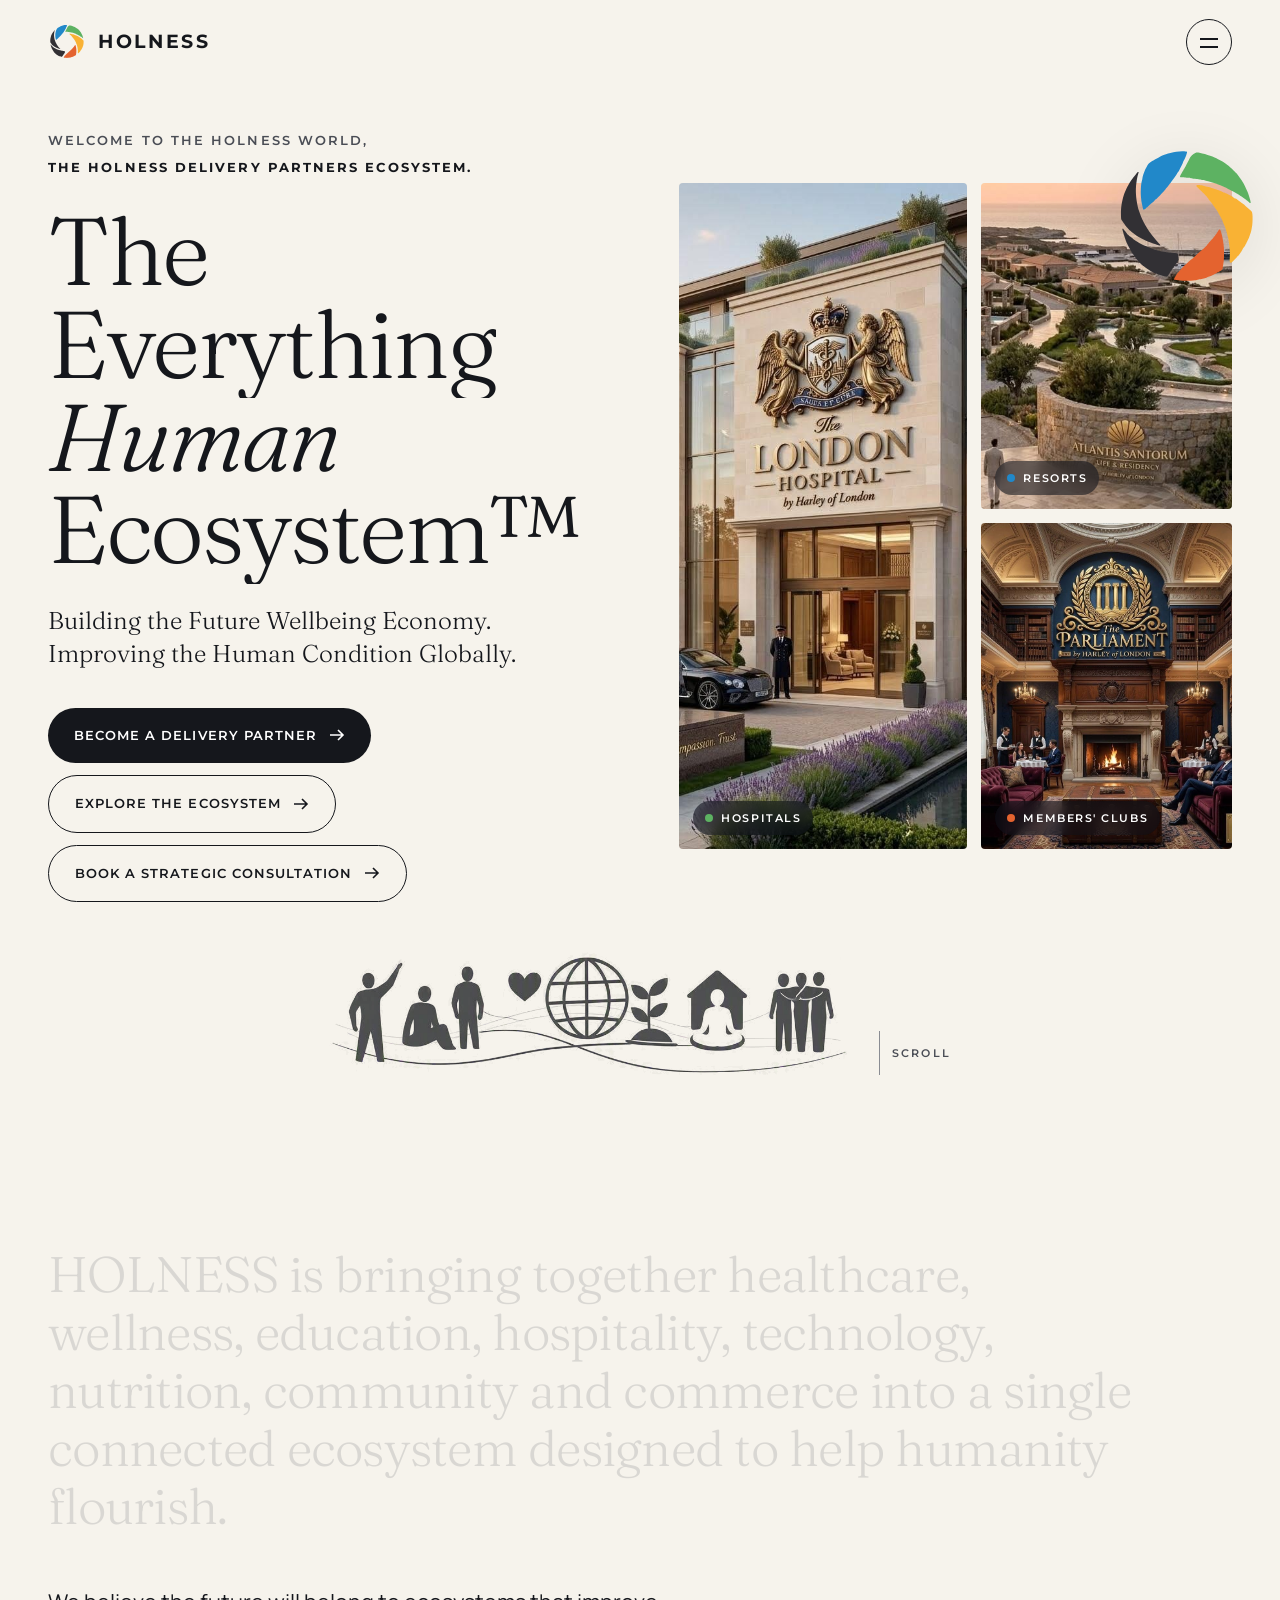
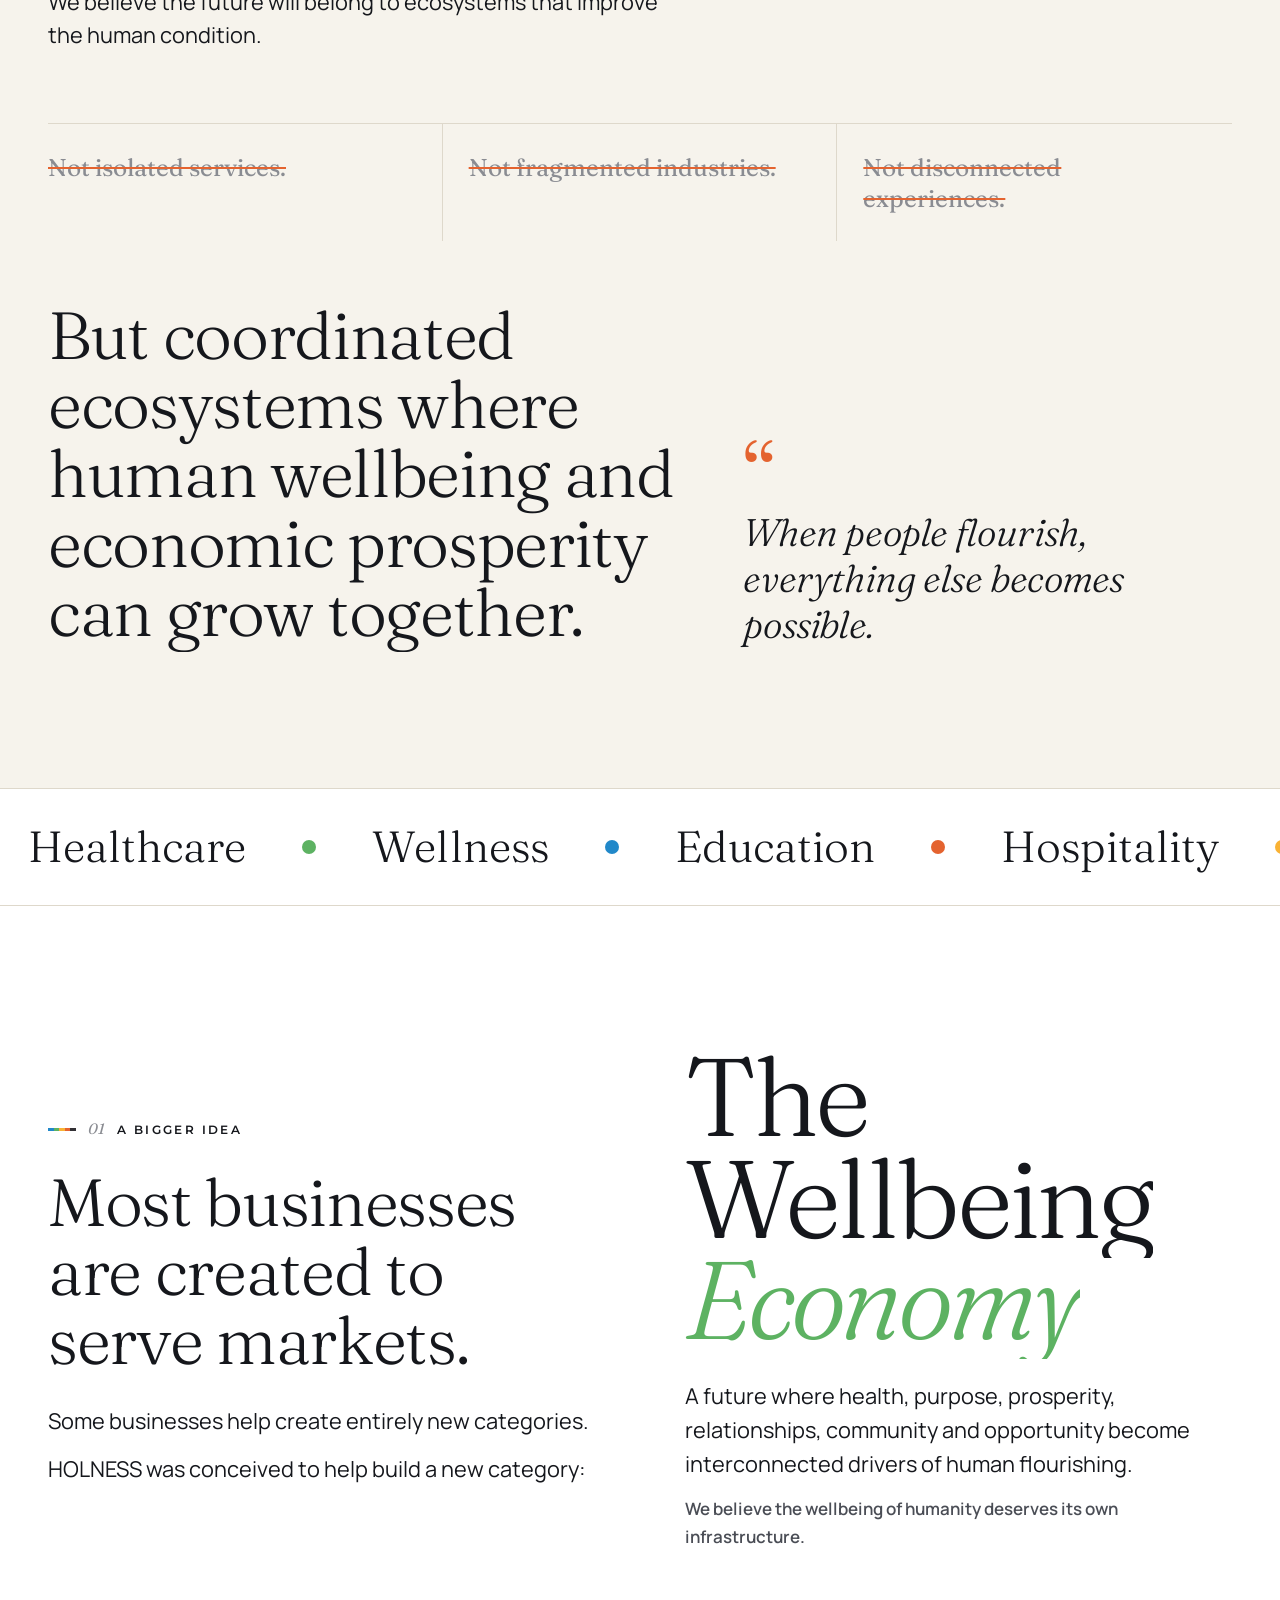
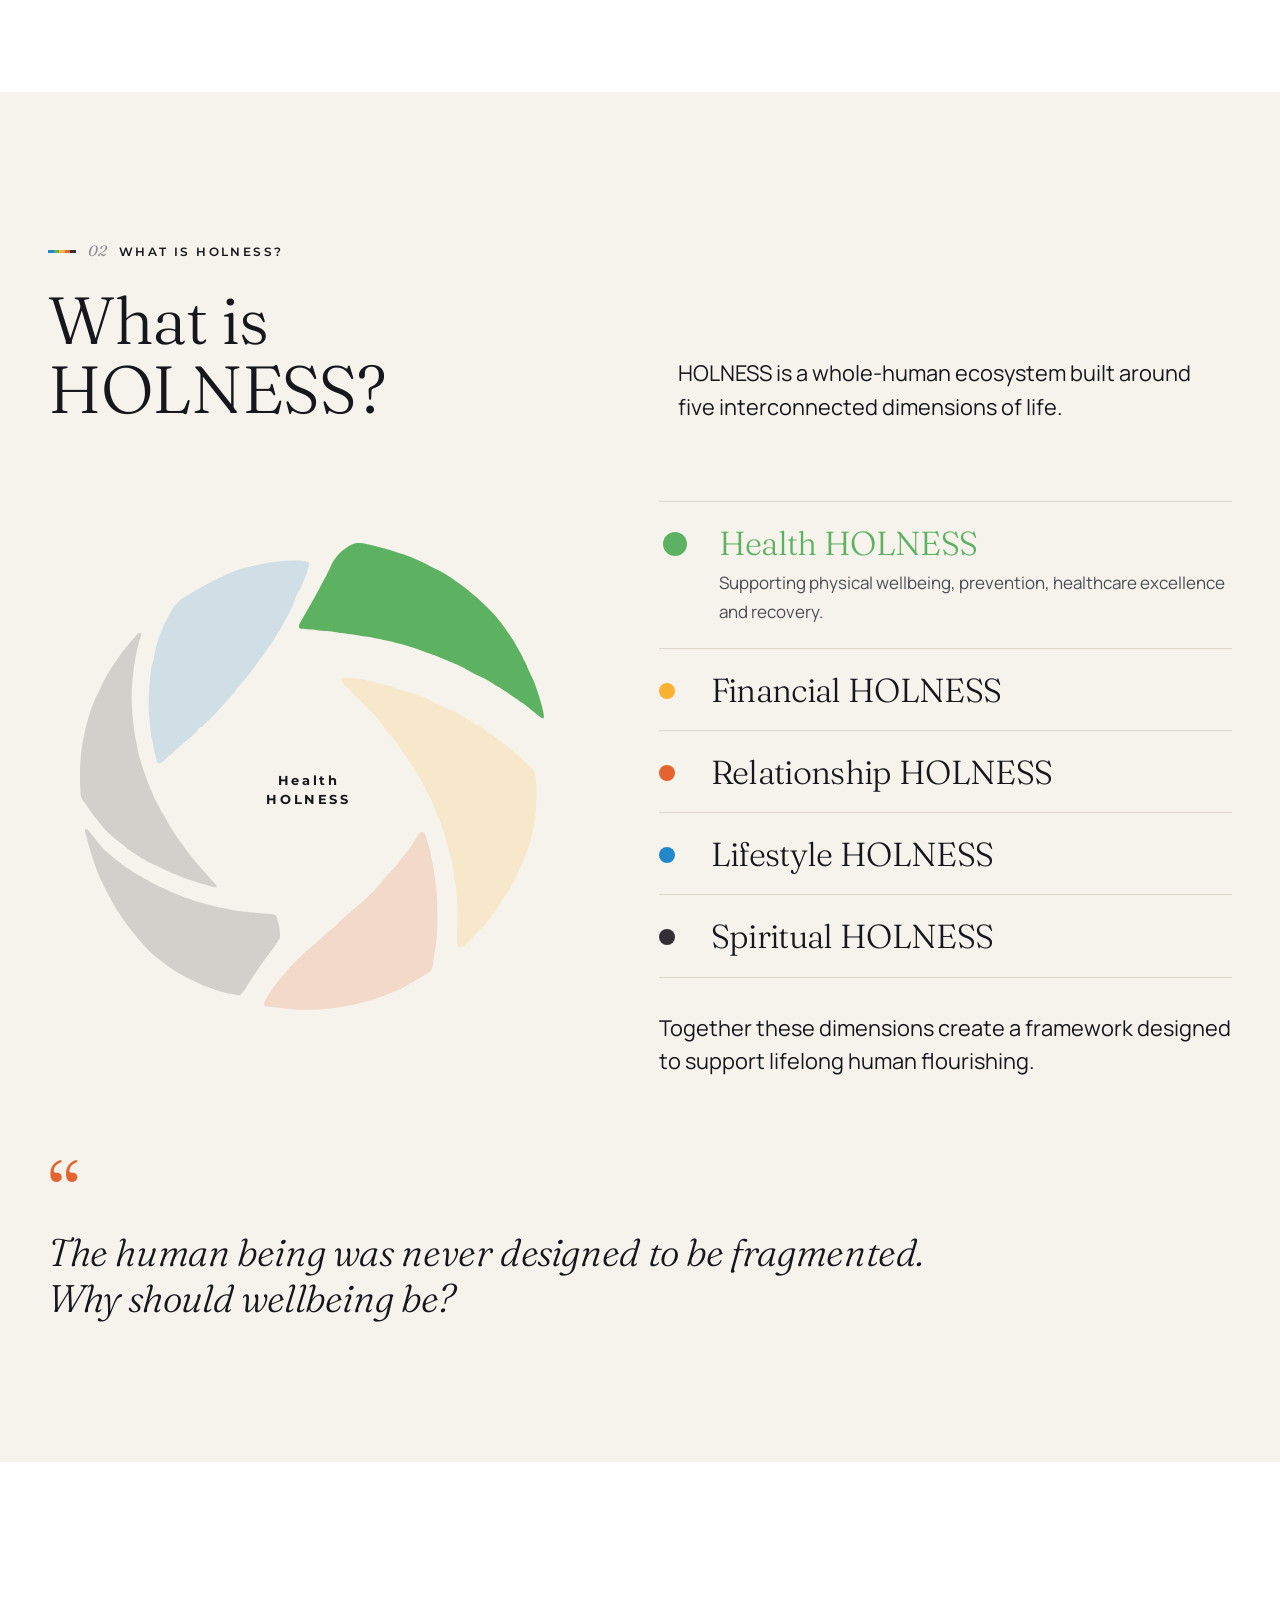
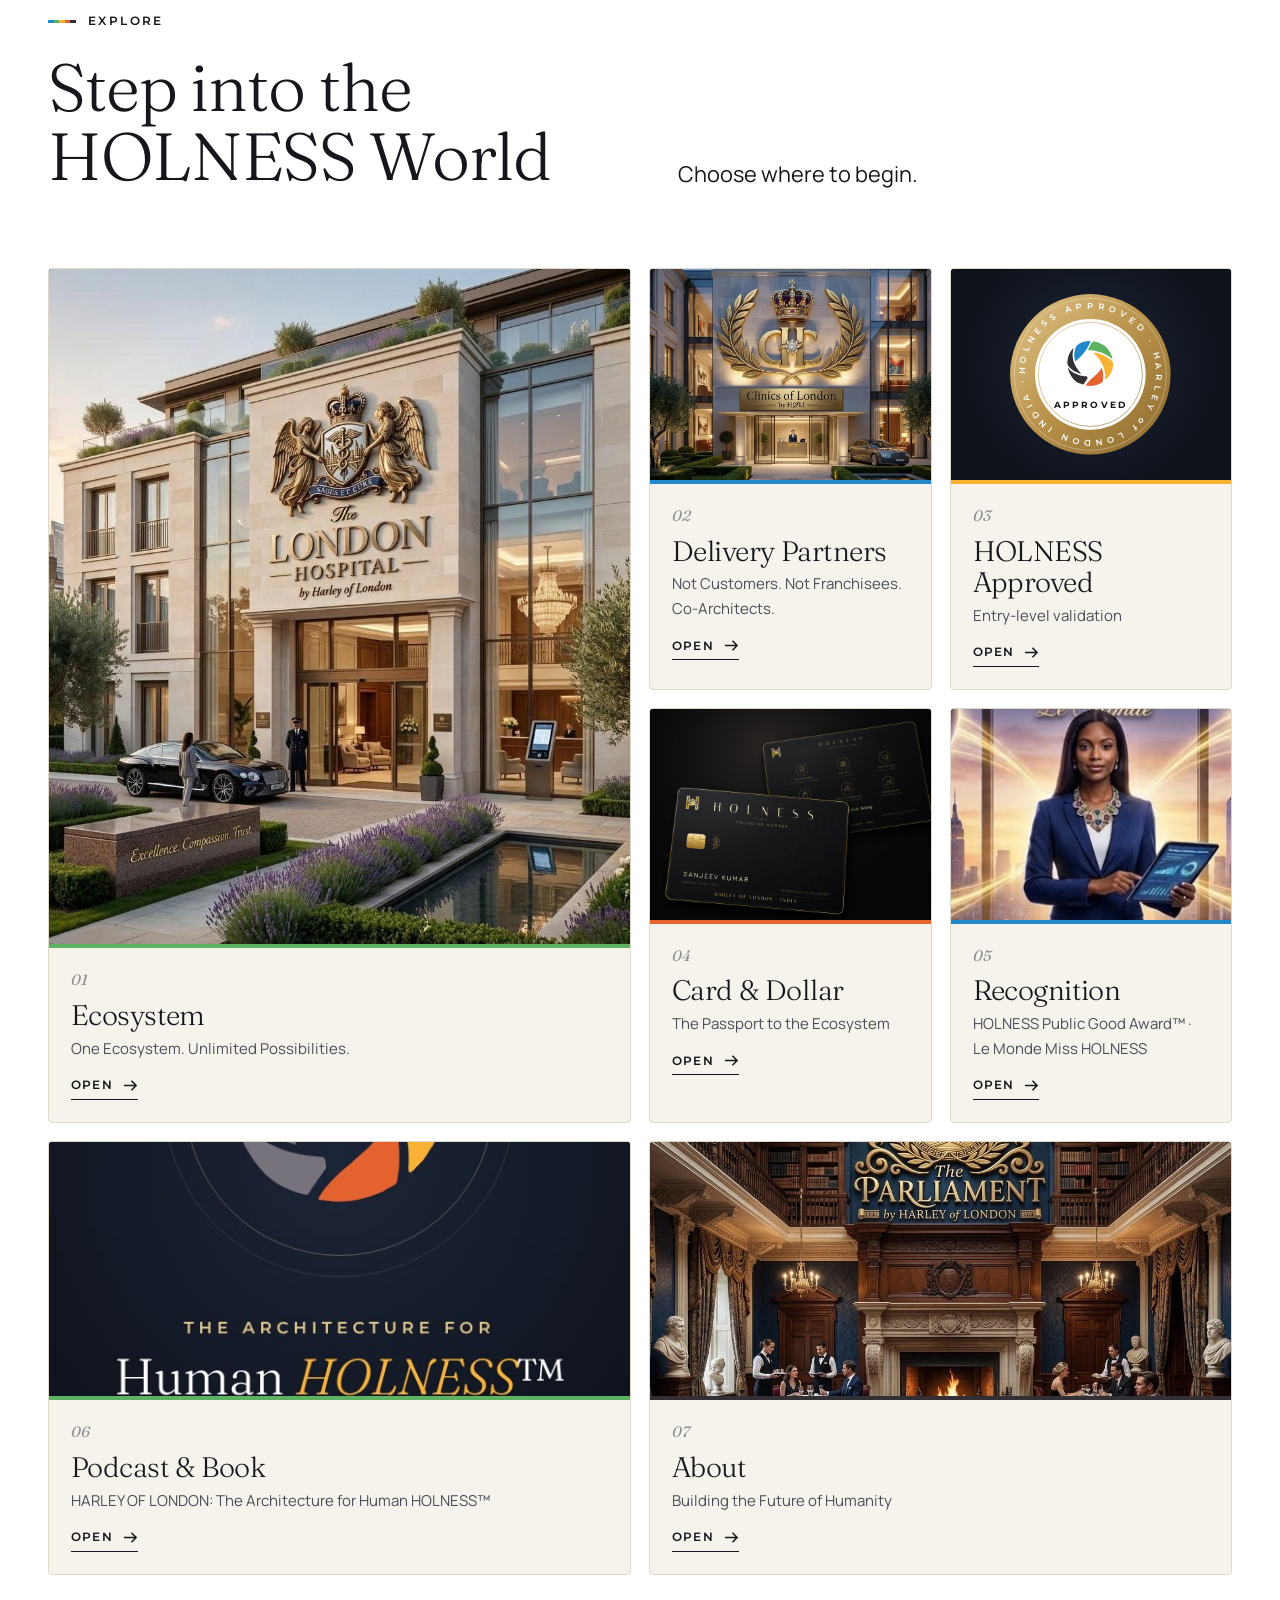
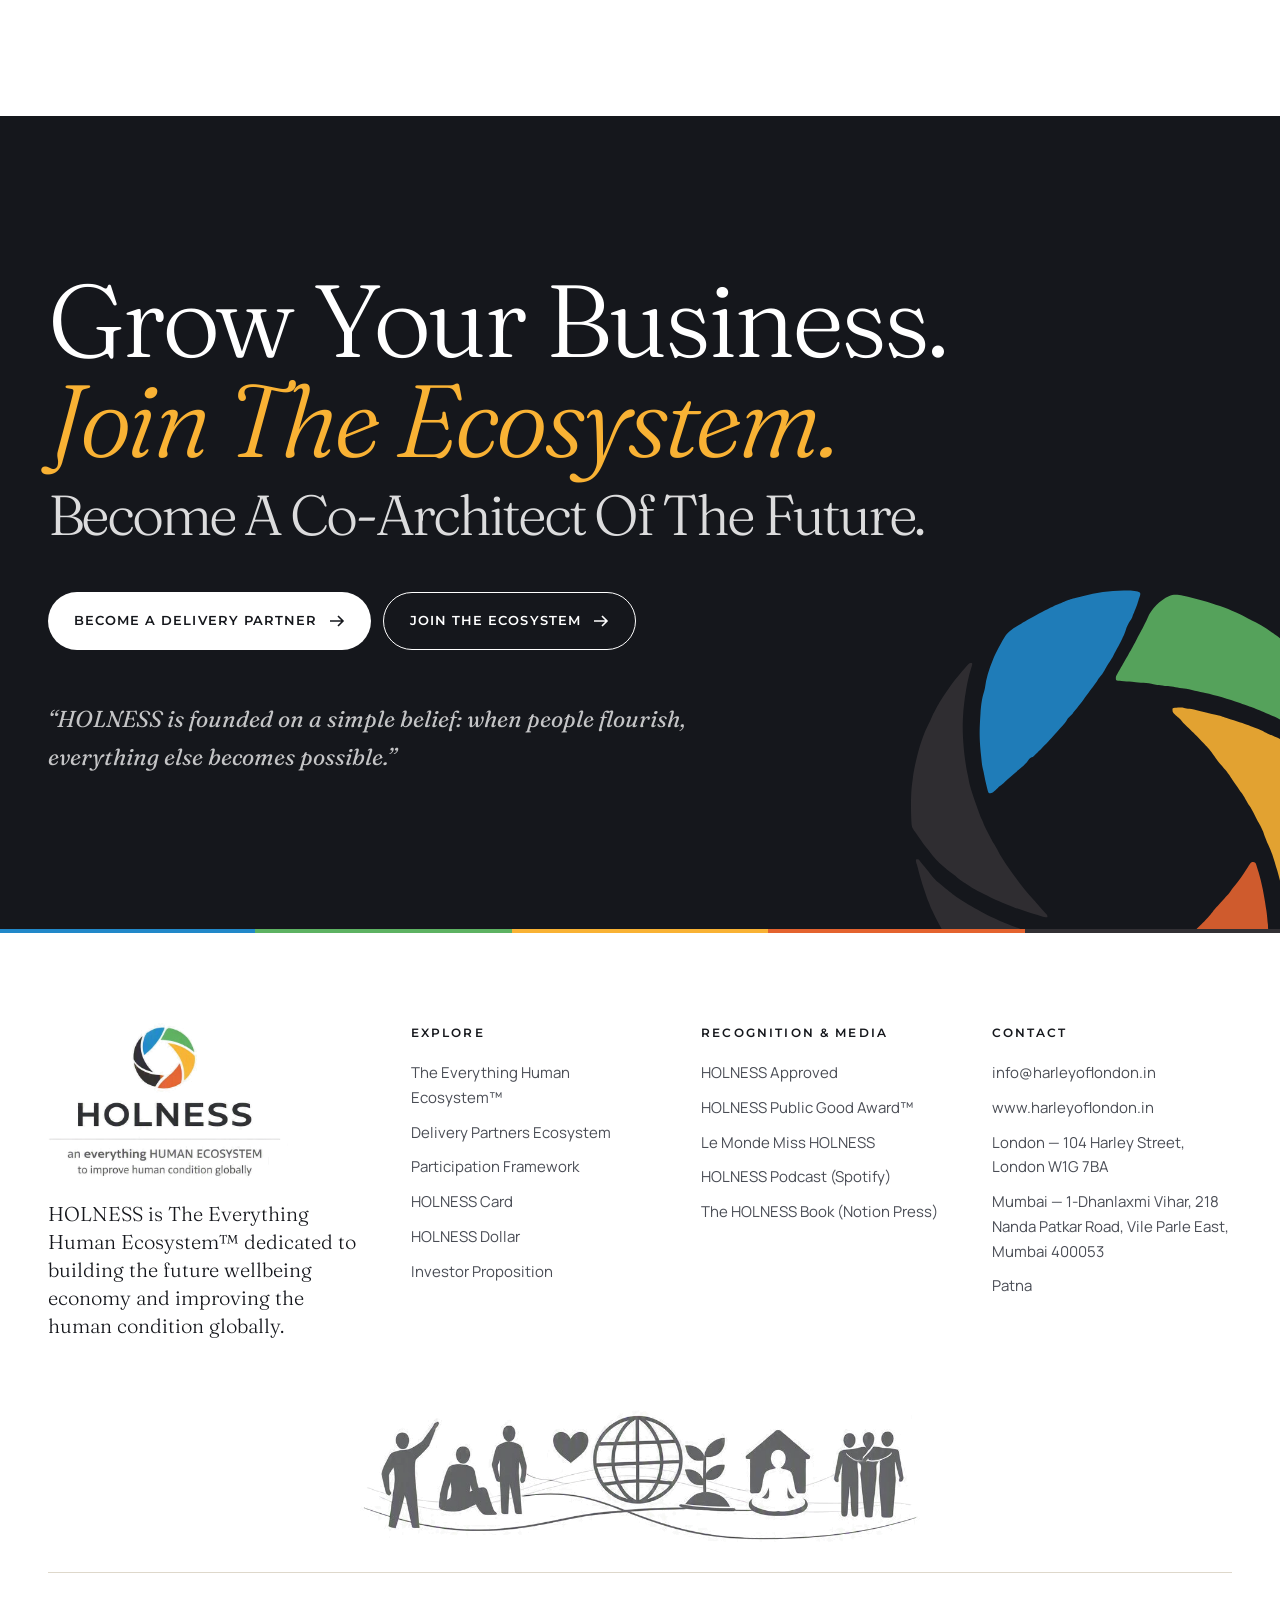
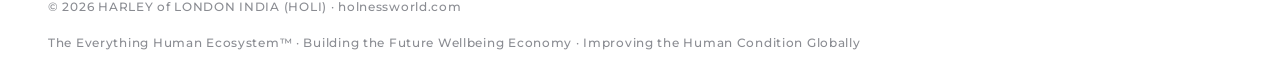
<file: index.html>
<!DOCTYPE html>
<html lang="en">
<head>
<meta charset="utf-8">
<meta name="viewport" content="width=device-width, initial-scale=1">
<title>HOLNESS World — The Everything Human Ecosystem™ | HOLNESS Delivery Partners Ecosystem</title>
<meta name="description" content="HOLNESS — The Everything Human Ecosystem™. Welcome to The HOLNESS World, the HOLNESS Delivery Partners Ecosystem. Building the Future Wellbeing Economy. Improving the Human Condition Globally.">
<meta property="og:title" content="HOLNESS World — The Everything Human Ecosystem™ | HOLNESS Delivery Partners Ecosystem">
<meta property="og:description" content="HOLNESS — The Everything Human Ecosystem™. Welcome to The HOLNESS World, the HOLNESS Delivery Partners Ecosystem. Building the Future Wellbeing Economy. Improving the Human Condition Globally.">
<link rel="icon" type="image/svg+xml" href="images/holness-mark.svg">
<link rel="stylesheet" href="css/style.css">
<script>document.documentElement.className+=' js';</script>
</head>
<body class="">
<!-- ======================= HEADER (same on every page) ======================= -->
<div class="preloader" aria-hidden="true"><svg class="mark" viewBox="0 0 200 195.2" aria-hidden="true" ><path class="b b0 b-ink" fill="#323034" fill-rule="evenodd" d="M62.08,136.25C61.36,136.03 60.40,135.75 59.94,135.61C56.52,134.62 52.54,133.27 50.42,132.38C49.96,132.19 49.10,131.85 48.51,131.63C45.45,130.45 37.04,126.36 35.08,125.08C34.48,124.69 33.45,124.02 32.80,123.59C31.52,122.76 29.45,121.25 29.34,121.06C29.30,121.00 28.54,120.40 27.65,119.75C26.76,119.09 25.79,118.32 25.49,118.05C25.19,117.77 24.70,117.36 24.40,117.14C23.40,116.38 21.05,113.99 20.14,112.80C19.64,112.14 18.73,110.99 18.11,110.24C17.49,109.49 16.43,108.04 15.76,107.02C15.09,106.01 14.08,104.56 13.52,103.81C12.21,102.07 12.16,101.90 12.02,98.75C11.80,93.69 11.93,88.17 12.33,85.42C12.43,84.76 12.59,83.56 12.68,82.74C13.04,79.80 14.49,73.40 15.47,70.42C16.86,66.20 17.19,65.38 18.63,62.44C19.18,61.33 19.73,60.15 19.86,59.82C20.31,58.68 21.75,55.88 22.55,54.58C23.00,53.86 23.71,52.71 24.13,52.02C24.56,51.34 25.05,50.59 25.23,50.36C25.41,50.13 25.83,49.54 26.16,49.05C27.65,46.86 28.73,45.47 31.66,41.96C34.06,39.08 34.34,38.81 34.96,38.81C35.47,38.81 35.48,38.81 35.48,39.23C35.48,39.47 35.21,40.46 34.88,41.44C34.31,43.15 33.31,47.70 32.98,50.12C32.91,50.61 32.83,51.09 32.80,51.19C32.70,51.53 32.15,56.36 32.03,57.98C31.70,62.41 31.74,65.49 32.20,71.49C32.41,74.30 33.22,79.76 33.69,81.60C33.81,82.06 33.97,82.86 34.05,83.38C34.37,85.54 35.10,87.98 37.14,93.75C38.31,97.07 38.74,98.21 39.13,98.97C39.29,99.29 39.61,100.04 39.84,100.64C40.07,101.24 40.66,102.50 41.16,103.45C41.66,104.40 42.31,105.66 42.61,106.25C42.91,106.84 43.49,107.86 43.88,108.51C44.28,109.17 45.03,110.48 45.54,111.43C48.02,116.07 54.43,124.81 59.17,130.02C59.73,130.63 60.49,131.51 60.86,131.96C61.24,132.42 62.19,133.47 62.97,134.29C64.28,135.65 64.40,135.81 64.40,136.22C64.40,136.67 64.40,136.67 63.90,136.65C63.62,136.64 62.80,136.46 62.08,136.25Z"/><path class="b b1 b-blue" fill="#2188C9" fill-rule="evenodd" d="M41.63,88.48C41.35,87.76 40.39,83.76 40.12,82.14C39.98,81.32 39.74,80.17 39.58,79.58C39.42,78.99 39.24,77.98 39.17,77.32C39.10,76.67 38.96,75.35 38.87,74.40C38.30,69.01 38.21,66.23 38.45,61.55C38.76,55.62 39.11,52.87 39.87,50.38C40.12,49.55 40.37,48.55 40.41,48.15C40.77,45.14 41.80,41.54 43.51,37.38C44.36,35.29 47.13,30.04 48.19,28.50C49.23,26.98 50.89,25.69 54.29,23.75C55.10,23.28 56.39,22.52 57.14,22.06C58.75,21.09 60.98,19.85 62.32,19.19C65.15,17.78 68.24,16.31 68.87,16.07C69.26,15.92 70.15,15.55 70.83,15.26C72.57,14.52 73.18,14.32 74.82,13.93C75.61,13.75 76.97,13.41 77.86,13.18C83.32,11.76 88.14,11.10 93.76,10.99C96.64,10.93 98.97,11.19 99.91,11.69C100.20,11.84 100.18,12.65 99.87,13.33C99.74,13.63 99.55,14.21 99.45,14.63C99.26,15.44 98.33,18.02 97.75,19.37C97.55,19.81 97.25,20.55 97.07,21.01C96.90,21.47 96.57,22.10 96.35,22.42C95.60,23.47 94.78,25.16 94.53,26.17C94.39,26.72 93.99,27.74 93.65,28.44C93.30,29.13 92.95,29.89 92.86,30.12C92.77,30.35 92.31,31.23 91.84,32.08C91.37,32.93 90.75,34.06 90.47,34.58C90.18,35.11 89.82,35.82 89.68,36.17C89.54,36.51 88.94,37.51 88.35,38.38C87.76,39.25 86.99,40.50 86.62,41.16C85.77,42.73 85.50,43.13 84.77,43.99C84.43,44.38 83.89,45.13 83.57,45.65C83.25,46.18 82.48,47.25 81.86,48.04C81.24,48.82 80.13,50.32 79.39,51.37C78.66,52.42 77.75,53.65 77.38,54.11C77.01,54.57 76.00,55.85 75.14,56.96C74.15,58.24 73.32,59.19 72.89,59.53C72.43,59.89 72.11,60.26 71.92,60.66C71.54,61.44 71.05,62.07 69.66,63.57C69.02,64.26 68.05,65.36 67.50,66.01C65.49,68.41 59.09,75.00 58.76,75.00C58.23,75.01 57.37,75.61 57.03,76.23C56.57,77.03 55.06,78.53 53.10,80.13C51.20,81.67 49.43,83.22 47.98,84.59C47.36,85.19 46.58,85.86 46.25,86.10C45.92,86.34 45.49,86.70 45.30,86.91C45.10,87.12 44.52,87.66 44.02,88.11C43.12,88.91 43.08,88.93 42.45,88.93C41.82,88.93 41.81,88.92 41.63,88.48Z"/><path class="b b2 b-green" fill="#5DB262" fill-rule="evenodd" d="M182.96,79.20C182.46,78.75 181.66,78.08 181.17,77.70C179.38,76.29 179.09,76.05 178.27,75.34C177.82,74.94 176.96,74.31 176.37,73.92C175.78,73.54 175.08,73.07 174.82,72.88C173.81,72.15 167.89,68.24 167.50,68.04C167.27,67.93 166.71,67.60 166.25,67.30C164.24,66.02 162.64,65.12 160.36,64.01C159.01,63.36 157.14,62.38 156.19,61.84C153.56,60.35 151.61,59.38 150.36,58.95C149.74,58.73 148.48,58.19 147.56,57.73C146.64,57.28 145.25,56.70 144.46,56.44C143.68,56.19 142.77,55.86 142.44,55.72C142.11,55.57 141.28,55.27 140.60,55.04C139.91,54.81 138.81,54.42 138.15,54.17C134.38,52.75 128.83,51.12 125.12,50.35C124.23,50.17 122.41,49.78 121.07,49.48C119.73,49.18 117.88,48.83 116.96,48.69C116.05,48.56 114.55,48.31 113.63,48.16C112.71,48.00 111.43,47.81 110.77,47.74C107.35,47.36 106.57,47.25 105.17,46.98C104.32,46.82 102.61,46.60 101.37,46.49C100.12,46.39 98.46,46.23 97.68,46.14C96.89,46.05 95.18,45.91 93.87,45.83C90.84,45.66 90.71,45.61 90.71,44.68C90.71,44.10 90.78,43.88 91.20,43.18C91.63,42.46 92.57,40.81 94.26,37.80C94.55,37.27 94.88,36.71 95.00,36.55C95.11,36.38 95.38,35.90 95.60,35.48C95.81,35.05 96.19,34.40 96.44,34.03C96.69,33.66 97.61,31.95 98.49,30.22C99.36,28.50 100.23,26.84 100.42,26.55C100.85,25.86 102.37,22.83 102.91,21.56C104.39,18.10 107.82,14.60 111.09,13.21C112.70,12.52 114.11,12.47 116.61,13.01C126.42,15.14 136.41,18.63 141.36,21.66C141.79,21.92 142.45,22.27 142.83,22.43C145.31,23.48 148.06,25.12 151.25,27.45C151.84,27.88 152.79,28.55 153.37,28.94C153.94,29.33 155.01,30.16 155.75,30.79C156.48,31.41 157.78,32.49 158.63,33.19C160.63,34.84 165.52,39.65 166.55,40.97C166.99,41.54 167.54,42.24 167.78,42.52C168.58,43.47 169.99,45.41 170.95,46.85C171.47,47.63 172.20,48.72 172.57,49.26C173.32,50.35 173.83,51.19 174.69,52.80C175.01,53.39 175.53,54.30 175.84,54.82C176.15,55.35 176.52,56.07 176.67,56.43C176.81,56.79 177.15,57.51 177.44,58.04C177.72,58.56 178.19,59.58 178.49,60.30C178.78,61.02 179.43,62.44 179.93,63.45C181.16,65.92 181.40,66.52 182.38,69.58C184.16,75.09 184.88,77.90 184.88,79.25C184.88,80.00 184.88,80.00 184.37,80.00C183.92,80.00 183.78,79.92 182.96,79.20Z"/><path class="b b3 b-yellow" fill="#F9B234" fill-rule="evenodd" d="M157.40,159.43C156.90,158.13 156.80,156.13 157.09,153.27C157.26,151.54 157.18,144.11 156.96,141.01C156.75,138.15 156.51,136.14 156.25,135.13C156.10,134.50 155.93,133.64 155.89,133.21C155.65,130.68 155.08,127.01 154.77,126.03C154.58,125.43 154.12,123.74 153.75,122.26C153.39,120.79 152.88,118.91 152.62,118.10C152.36,117.28 151.92,115.80 151.62,114.82C151.00,112.74 150.32,110.94 149.29,108.70C148.61,107.21 147.62,104.64 147.35,103.69C147.22,103.19 146.07,100.89 145.54,100.06C145.33,99.73 144.70,98.53 144.14,97.38C143.58,96.24 142.69,94.65 142.17,93.87C141.64,93.08 140.90,91.85 140.51,91.13C140.13,90.41 139.46,89.36 139.03,88.79C138.59,88.23 138.09,87.51 137.91,87.19C137.73,86.87 137.38,86.37 137.14,86.07C136.90,85.78 136.44,85.13 136.11,84.64C135.79,84.15 135.36,83.51 135.16,83.21C134.96,82.92 134.50,82.22 134.13,81.67C133.76,81.11 133.12,80.27 132.71,79.80C132.30,79.33 131.51,78.42 130.95,77.78C130.39,77.13 129.34,75.75 128.63,74.70C127.91,73.65 126.95,72.34 126.48,71.79C125.25,70.33 119.82,64.81 118.24,63.43C117.51,62.78 116.59,61.83 116.20,61.32C115.81,60.81 115.35,60.30 115.18,60.19C114.58,59.79 112.95,58.30 112.73,57.93C112.58,57.69 112.50,57.34 112.50,56.94C112.50,56.33 112.50,56.32 112.95,56.19C113.77,55.95 116.17,55.90 116.97,56.11C117.37,56.22 118.31,56.39 119.05,56.49C119.80,56.60 121.54,56.97 122.92,57.31C125.68,58.01 128.49,58.67 130.27,59.05C130.92,59.19 131.77,59.45 132.18,59.63C132.58,59.81 133.85,60.24 135.00,60.59C137.71,61.40 141.45,62.64 142.20,62.97C142.53,63.12 143.65,63.55 144.70,63.94C145.78,64.34 147.02,64.90 147.56,65.22C148.08,65.54 148.91,65.95 149.40,66.13C150.50,66.54 152.56,67.46 153.94,68.16C154.51,68.45 155.26,68.79 155.61,68.93C155.96,69.07 156.71,69.44 157.26,69.75C157.82,70.07 158.93,70.69 159.74,71.14C160.55,71.59 161.54,72.22 161.94,72.54C163.12,73.45 163.67,73.78 164.57,74.12C165.95,74.64 166.42,74.92 167.80,76.04C168.52,76.63 169.51,77.36 170.00,77.68C170.99,78.31 173.52,80.18 173.63,80.36C173.67,80.42 174.35,80.93 175.14,81.50C175.93,82.07 177.06,83.00 177.66,83.57C178.26,84.14 179.29,85.02 179.94,85.52C180.63,86.05 181.61,86.98 182.27,87.71C183.02,88.56 183.78,89.26 184.53,89.79C186.34,91.09 186.85,92.10 187.22,95.12C187.63,98.45 187.53,105.79 187.03,109.23C186.26,114.50 185.41,118.62 184.82,120.00C184.59,120.53 184.13,121.84 183.79,122.90C183.00,125.41 182.12,127.55 180.83,130.12C180.26,131.26 179.62,132.60 179.41,133.08C179.20,133.57 178.82,134.30 178.57,134.71C178.32,135.11 177.92,135.90 177.68,136.46C177.43,137.04 177.00,137.77 176.67,138.17C175.72,139.31 174.40,141.28 173.68,142.62C173.07,143.77 172.66,144.39 171.10,146.55C170.79,146.97 170.17,147.86 169.72,148.51C169.26,149.17 168.40,150.21 167.81,150.84C167.21,151.47 166.49,152.27 166.19,152.63C165.90,152.98 165.17,153.71 164.58,154.24C163.99,154.76 163.09,155.72 162.56,156.36C161.69,157.44 160.30,158.73 159.22,159.46C158.56,159.91 157.58,159.90 157.40,159.43Z"/><path class="b b4 b-orange" fill="#E4632F" fill-rule="evenodd" d="M93.38,183.57C92.32,183.45 91.06,183.29 90.58,183.22C90.10,183.14 88.90,183.03 87.92,182.98C86.93,182.92 85.76,182.79 85.30,182.69C84.84,182.59 84.26,182.50 84.01,182.50C82.17,182.49 82.28,181.26 84.43,177.96C85.79,175.88 87.49,173.48 88.07,172.84C88.38,172.49 88.83,171.96 89.05,171.67C89.28,171.37 89.83,170.73 90.28,170.24C90.73,169.75 91.51,168.84 92.02,168.21C93.01,167.00 98.91,161.18 100.31,160.04C101.37,159.18 104.25,156.67 105.55,155.48C107.14,154.01 108.05,153.23 108.96,152.54C109.43,152.18 110.41,151.28 111.13,150.55C112.69,148.98 113.92,147.86 116.49,145.71C120.08,142.71 121.02,141.87 123.62,139.36C125.18,137.85 126.45,136.51 126.80,136.01C127.12,135.55 127.68,134.83 128.05,134.40C128.41,133.98 129.04,133.23 129.45,132.74C129.85,132.25 130.93,131.06 131.85,130.09C133.72,128.11 134.33,127.40 135.03,126.37C135.29,125.98 135.92,125.16 136.42,124.54C137.98,122.62 139.53,120.46 140.89,118.28C142.64,115.50 142.75,115.37 143.41,115.37C144.22,115.35 144.47,115.58 144.75,116.55C144.88,116.97 145.08,117.64 145.21,118.04C146.39,121.57 147.47,126.39 148.17,131.25C148.26,131.90 148.45,133.07 148.58,133.83C148.71,134.59 148.87,135.96 148.93,136.86C149.00,137.77 149.11,138.89 149.19,139.35C149.26,139.83 149.34,142.63 149.37,146.07C149.44,153.73 149.21,157.05 148.26,162.23C148.10,163.09 147.85,164.76 147.69,165.94C147.33,168.69 147.19,168.87 144.29,170.57C143.66,170.93 143.07,171.30 142.97,171.39C142.80,171.53 142.00,171.97 139.54,173.29C139.12,173.52 138.58,173.85 138.34,174.04C138.11,174.22 137.51,174.58 137.02,174.82C136.53,175.07 135.98,175.37 135.80,175.50C135.61,175.63 135.07,175.89 134.58,176.08C134.10,176.27 133.49,176.53 133.23,176.66C132.97,176.79 132.29,177.04 131.71,177.20C131.14,177.37 130.23,177.72 129.70,177.98C129.16,178.24 128.67,178.45 128.61,178.45C128.31,178.45 126.95,178.97 126.45,179.28C125.76,179.71 119.28,181.45 117.38,181.73C117.09,181.77 116.26,181.96 115.54,182.15C114.82,182.34 113.69,182.55 113.04,182.62C112.38,182.70 111.31,182.86 110.65,182.99C107.07,183.69 97.41,184.01 93.38,183.57Z"/><path class="b b5 b-ink" fill="#323034" fill-rule="evenodd" d="M71.50,178.03C71.25,177.93 70.69,177.80 70.25,177.73C67.35,177.24 61.43,175.34 58.15,173.84C57.37,173.48 55.79,172.76 54.64,172.23C50.35,170.27 46.42,167.77 42.38,164.46C42.02,164.16 41.36,163.61 40.90,163.24C38.33,161.12 33.42,155.62 30.17,151.22C28.19,148.55 25.75,144.83 24.58,142.68C24.00,141.63 23.10,140.00 22.58,139.05C22.06,138.10 21.34,136.71 20.99,135.95C20.63,135.20 20.15,134.21 19.92,133.75C19.69,133.29 19.34,132.46 19.14,131.90C18.94,131.35 18.67,130.68 18.54,130.42C18.33,130.00 17.82,128.53 16.56,124.70C16.05,123.17 14.93,119.28 14.65,118.10C14.52,117.54 14.28,116.69 14.11,116.20C13.95,115.71 13.81,115.08 13.81,114.80C13.81,114.29 13.81,114.29 14.34,114.29C14.86,114.29 14.89,114.31 15.35,114.99C15.61,115.38 16.35,116.31 16.99,117.06C17.63,117.81 18.34,118.67 18.57,118.98C21.00,122.16 21.13,122.29 24.76,125.17C26.30,126.39 27.83,127.61 28.15,127.88C31.13,130.33 41.07,135.94 45.77,137.84C46.43,138.10 47.79,138.67 48.81,139.10C51.71,140.34 55.48,141.72 57.56,142.30C61.65,143.46 66.26,144.56 69.05,145.06C70.00,145.23 70.96,145.42 71.19,145.48C72.36,145.77 78.50,146.42 83.99,146.84C87.26,147.08 87.56,147.25 87.84,149.03C87.92,149.51 88.12,150.23 88.29,150.63C88.54,151.23 88.62,151.67 88.71,152.98C88.77,153.86 88.85,154.86 88.88,155.21C88.94,155.76 88.91,155.91 88.57,156.52C87.99,157.55 85.35,161.35 83.74,163.47C83.28,164.08 82.53,165.12 82.07,165.77C81.62,166.42 80.78,167.62 80.21,168.44C78.78,170.49 76.49,173.99 75.67,175.37C75.15,176.25 73.74,178.05 73.50,178.14C73.17,178.27 71.98,178.20 71.50,178.03Z"/></svg><span class="word">HOLNESS</span></div>
<div class="progress" aria-hidden="true"></div>
<header class="site-header">
  <div class="wrap">
    <a class="brand" href="index.html" aria-label="HOLNESS World home"><svg class="mark" viewBox="0 0 200 195.2" aria-hidden="true" ><path class="b b0 b-ink" fill="#323034" fill-rule="evenodd" d="M62.08,136.25C61.36,136.03 60.40,135.75 59.94,135.61C56.52,134.62 52.54,133.27 50.42,132.38C49.96,132.19 49.10,131.85 48.51,131.63C45.45,130.45 37.04,126.36 35.08,125.08C34.48,124.69 33.45,124.02 32.80,123.59C31.52,122.76 29.45,121.25 29.34,121.06C29.30,121.00 28.54,120.40 27.65,119.75C26.76,119.09 25.79,118.32 25.49,118.05C25.19,117.77 24.70,117.36 24.40,117.14C23.40,116.38 21.05,113.99 20.14,112.80C19.64,112.14 18.73,110.99 18.11,110.24C17.49,109.49 16.43,108.04 15.76,107.02C15.09,106.01 14.08,104.56 13.52,103.81C12.21,102.07 12.16,101.90 12.02,98.75C11.80,93.69 11.93,88.17 12.33,85.42C12.43,84.76 12.59,83.56 12.68,82.74C13.04,79.80 14.49,73.40 15.47,70.42C16.86,66.20 17.19,65.38 18.63,62.44C19.18,61.33 19.73,60.15 19.86,59.82C20.31,58.68 21.75,55.88 22.55,54.58C23.00,53.86 23.71,52.71 24.13,52.02C24.56,51.34 25.05,50.59 25.23,50.36C25.41,50.13 25.83,49.54 26.16,49.05C27.65,46.86 28.73,45.47 31.66,41.96C34.06,39.08 34.34,38.81 34.96,38.81C35.47,38.81 35.48,38.81 35.48,39.23C35.48,39.47 35.21,40.46 34.88,41.44C34.31,43.15 33.31,47.70 32.98,50.12C32.91,50.61 32.83,51.09 32.80,51.19C32.70,51.53 32.15,56.36 32.03,57.98C31.70,62.41 31.74,65.49 32.20,71.49C32.41,74.30 33.22,79.76 33.69,81.60C33.81,82.06 33.97,82.86 34.05,83.38C34.37,85.54 35.10,87.98 37.14,93.75C38.31,97.07 38.74,98.21 39.13,98.97C39.29,99.29 39.61,100.04 39.84,100.64C40.07,101.24 40.66,102.50 41.16,103.45C41.66,104.40 42.31,105.66 42.61,106.25C42.91,106.84 43.49,107.86 43.88,108.51C44.28,109.17 45.03,110.48 45.54,111.43C48.02,116.07 54.43,124.81 59.17,130.02C59.73,130.63 60.49,131.51 60.86,131.96C61.24,132.42 62.19,133.47 62.97,134.29C64.28,135.65 64.40,135.81 64.40,136.22C64.40,136.67 64.40,136.67 63.90,136.65C63.62,136.64 62.80,136.46 62.08,136.25Z"/><path class="b b1 b-blue" fill="#2188C9" fill-rule="evenodd" d="M41.63,88.48C41.35,87.76 40.39,83.76 40.12,82.14C39.98,81.32 39.74,80.17 39.58,79.58C39.42,78.99 39.24,77.98 39.17,77.32C39.10,76.67 38.96,75.35 38.87,74.40C38.30,69.01 38.21,66.23 38.45,61.55C38.76,55.62 39.11,52.87 39.87,50.38C40.12,49.55 40.37,48.55 40.41,48.15C40.77,45.14 41.80,41.54 43.51,37.38C44.36,35.29 47.13,30.04 48.19,28.50C49.23,26.98 50.89,25.69 54.29,23.75C55.10,23.28 56.39,22.52 57.14,22.06C58.75,21.09 60.98,19.85 62.32,19.19C65.15,17.78 68.24,16.31 68.87,16.07C69.26,15.92 70.15,15.55 70.83,15.26C72.57,14.52 73.18,14.32 74.82,13.93C75.61,13.75 76.97,13.41 77.86,13.18C83.32,11.76 88.14,11.10 93.76,10.99C96.64,10.93 98.97,11.19 99.91,11.69C100.20,11.84 100.18,12.65 99.87,13.33C99.74,13.63 99.55,14.21 99.45,14.63C99.26,15.44 98.33,18.02 97.75,19.37C97.55,19.81 97.25,20.55 97.07,21.01C96.90,21.47 96.57,22.10 96.35,22.42C95.60,23.47 94.78,25.16 94.53,26.17C94.39,26.72 93.99,27.74 93.65,28.44C93.30,29.13 92.95,29.89 92.86,30.12C92.77,30.35 92.31,31.23 91.84,32.08C91.37,32.93 90.75,34.06 90.47,34.58C90.18,35.11 89.82,35.82 89.68,36.17C89.54,36.51 88.94,37.51 88.35,38.38C87.76,39.25 86.99,40.50 86.62,41.16C85.77,42.73 85.50,43.13 84.77,43.99C84.43,44.38 83.89,45.13 83.57,45.65C83.25,46.18 82.48,47.25 81.86,48.04C81.24,48.82 80.13,50.32 79.39,51.37C78.66,52.42 77.75,53.65 77.38,54.11C77.01,54.57 76.00,55.85 75.14,56.96C74.15,58.24 73.32,59.19 72.89,59.53C72.43,59.89 72.11,60.26 71.92,60.66C71.54,61.44 71.05,62.07 69.66,63.57C69.02,64.26 68.05,65.36 67.50,66.01C65.49,68.41 59.09,75.00 58.76,75.00C58.23,75.01 57.37,75.61 57.03,76.23C56.57,77.03 55.06,78.53 53.10,80.13C51.20,81.67 49.43,83.22 47.98,84.59C47.36,85.19 46.58,85.86 46.25,86.10C45.92,86.34 45.49,86.70 45.30,86.91C45.10,87.12 44.52,87.66 44.02,88.11C43.12,88.91 43.08,88.93 42.45,88.93C41.82,88.93 41.81,88.92 41.63,88.48Z"/><path class="b b2 b-green" fill="#5DB262" fill-rule="evenodd" d="M182.96,79.20C182.46,78.75 181.66,78.08 181.17,77.70C179.38,76.29 179.09,76.05 178.27,75.34C177.82,74.94 176.96,74.31 176.37,73.92C175.78,73.54 175.08,73.07 174.82,72.88C173.81,72.15 167.89,68.24 167.50,68.04C167.27,67.93 166.71,67.60 166.25,67.30C164.24,66.02 162.64,65.12 160.36,64.01C159.01,63.36 157.14,62.38 156.19,61.84C153.56,60.35 151.61,59.38 150.36,58.95C149.74,58.73 148.48,58.19 147.56,57.73C146.64,57.28 145.25,56.70 144.46,56.44C143.68,56.19 142.77,55.86 142.44,55.72C142.11,55.57 141.28,55.27 140.60,55.04C139.91,54.81 138.81,54.42 138.15,54.17C134.38,52.75 128.83,51.12 125.12,50.35C124.23,50.17 122.41,49.78 121.07,49.48C119.73,49.18 117.88,48.83 116.96,48.69C116.05,48.56 114.55,48.31 113.63,48.16C112.71,48.00 111.43,47.81 110.77,47.74C107.35,47.36 106.57,47.25 105.17,46.98C104.32,46.82 102.61,46.60 101.37,46.49C100.12,46.39 98.46,46.23 97.68,46.14C96.89,46.05 95.18,45.91 93.87,45.83C90.84,45.66 90.71,45.61 90.71,44.68C90.71,44.10 90.78,43.88 91.20,43.18C91.63,42.46 92.57,40.81 94.26,37.80C94.55,37.27 94.88,36.71 95.00,36.55C95.11,36.38 95.38,35.90 95.60,35.48C95.81,35.05 96.19,34.40 96.44,34.03C96.69,33.66 97.61,31.95 98.49,30.22C99.36,28.50 100.23,26.84 100.42,26.55C100.85,25.86 102.37,22.83 102.91,21.56C104.39,18.10 107.82,14.60 111.09,13.21C112.70,12.52 114.11,12.47 116.61,13.01C126.42,15.14 136.41,18.63 141.36,21.66C141.79,21.92 142.45,22.27 142.83,22.43C145.31,23.48 148.06,25.12 151.25,27.45C151.84,27.88 152.79,28.55 153.37,28.94C153.94,29.33 155.01,30.16 155.75,30.79C156.48,31.41 157.78,32.49 158.63,33.19C160.63,34.84 165.52,39.65 166.55,40.97C166.99,41.54 167.54,42.24 167.78,42.52C168.58,43.47 169.99,45.41 170.95,46.85C171.47,47.63 172.20,48.72 172.57,49.26C173.32,50.35 173.83,51.19 174.69,52.80C175.01,53.39 175.53,54.30 175.84,54.82C176.15,55.35 176.52,56.07 176.67,56.43C176.81,56.79 177.15,57.51 177.44,58.04C177.72,58.56 178.19,59.58 178.49,60.30C178.78,61.02 179.43,62.44 179.93,63.45C181.16,65.92 181.40,66.52 182.38,69.58C184.16,75.09 184.88,77.90 184.88,79.25C184.88,80.00 184.88,80.00 184.37,80.00C183.92,80.00 183.78,79.92 182.96,79.20Z"/><path class="b b3 b-yellow" fill="#F9B234" fill-rule="evenodd" d="M157.40,159.43C156.90,158.13 156.80,156.13 157.09,153.27C157.26,151.54 157.18,144.11 156.96,141.01C156.75,138.15 156.51,136.14 156.25,135.13C156.10,134.50 155.93,133.64 155.89,133.21C155.65,130.68 155.08,127.01 154.77,126.03C154.58,125.43 154.12,123.74 153.75,122.26C153.39,120.79 152.88,118.91 152.62,118.10C152.36,117.28 151.92,115.80 151.62,114.82C151.00,112.74 150.32,110.94 149.29,108.70C148.61,107.21 147.62,104.64 147.35,103.69C147.22,103.19 146.07,100.89 145.54,100.06C145.33,99.73 144.70,98.53 144.14,97.38C143.58,96.24 142.69,94.65 142.17,93.87C141.64,93.08 140.90,91.85 140.51,91.13C140.13,90.41 139.46,89.36 139.03,88.79C138.59,88.23 138.09,87.51 137.91,87.19C137.73,86.87 137.38,86.37 137.14,86.07C136.90,85.78 136.44,85.13 136.11,84.64C135.79,84.15 135.36,83.51 135.16,83.21C134.96,82.92 134.50,82.22 134.13,81.67C133.76,81.11 133.12,80.27 132.71,79.80C132.30,79.33 131.51,78.42 130.95,77.78C130.39,77.13 129.34,75.75 128.63,74.70C127.91,73.65 126.95,72.34 126.48,71.79C125.25,70.33 119.82,64.81 118.24,63.43C117.51,62.78 116.59,61.83 116.20,61.32C115.81,60.81 115.35,60.30 115.18,60.19C114.58,59.79 112.95,58.30 112.73,57.93C112.58,57.69 112.50,57.34 112.50,56.94C112.50,56.33 112.50,56.32 112.95,56.19C113.77,55.95 116.17,55.90 116.97,56.11C117.37,56.22 118.31,56.39 119.05,56.49C119.80,56.60 121.54,56.97 122.92,57.31C125.68,58.01 128.49,58.67 130.27,59.05C130.92,59.19 131.77,59.45 132.18,59.63C132.58,59.81 133.85,60.24 135.00,60.59C137.71,61.40 141.45,62.64 142.20,62.97C142.53,63.12 143.65,63.55 144.70,63.94C145.78,64.34 147.02,64.90 147.56,65.22C148.08,65.54 148.91,65.95 149.40,66.13C150.50,66.54 152.56,67.46 153.94,68.16C154.51,68.45 155.26,68.79 155.61,68.93C155.96,69.07 156.71,69.44 157.26,69.75C157.82,70.07 158.93,70.69 159.74,71.14C160.55,71.59 161.54,72.22 161.94,72.54C163.12,73.45 163.67,73.78 164.57,74.12C165.95,74.64 166.42,74.92 167.80,76.04C168.52,76.63 169.51,77.36 170.00,77.68C170.99,78.31 173.52,80.18 173.63,80.36C173.67,80.42 174.35,80.93 175.14,81.50C175.93,82.07 177.06,83.00 177.66,83.57C178.26,84.14 179.29,85.02 179.94,85.52C180.63,86.05 181.61,86.98 182.27,87.71C183.02,88.56 183.78,89.26 184.53,89.79C186.34,91.09 186.85,92.10 187.22,95.12C187.63,98.45 187.53,105.79 187.03,109.23C186.26,114.50 185.41,118.62 184.82,120.00C184.59,120.53 184.13,121.84 183.79,122.90C183.00,125.41 182.12,127.55 180.83,130.12C180.26,131.26 179.62,132.60 179.41,133.08C179.20,133.57 178.82,134.30 178.57,134.71C178.32,135.11 177.92,135.90 177.68,136.46C177.43,137.04 177.00,137.77 176.67,138.17C175.72,139.31 174.40,141.28 173.68,142.62C173.07,143.77 172.66,144.39 171.10,146.55C170.79,146.97 170.17,147.86 169.72,148.51C169.26,149.17 168.40,150.21 167.81,150.84C167.21,151.47 166.49,152.27 166.19,152.63C165.90,152.98 165.17,153.71 164.58,154.24C163.99,154.76 163.09,155.72 162.56,156.36C161.69,157.44 160.30,158.73 159.22,159.46C158.56,159.91 157.58,159.90 157.40,159.43Z"/><path class="b b4 b-orange" fill="#E4632F" fill-rule="evenodd" d="M93.38,183.57C92.32,183.45 91.06,183.29 90.58,183.22C90.10,183.14 88.90,183.03 87.92,182.98C86.93,182.92 85.76,182.79 85.30,182.69C84.84,182.59 84.26,182.50 84.01,182.50C82.17,182.49 82.28,181.26 84.43,177.96C85.79,175.88 87.49,173.48 88.07,172.84C88.38,172.49 88.83,171.96 89.05,171.67C89.28,171.37 89.83,170.73 90.28,170.24C90.73,169.75 91.51,168.84 92.02,168.21C93.01,167.00 98.91,161.18 100.31,160.04C101.37,159.18 104.25,156.67 105.55,155.48C107.14,154.01 108.05,153.23 108.96,152.54C109.43,152.18 110.41,151.28 111.13,150.55C112.69,148.98 113.92,147.86 116.49,145.71C120.08,142.71 121.02,141.87 123.62,139.36C125.18,137.85 126.45,136.51 126.80,136.01C127.12,135.55 127.68,134.83 128.05,134.40C128.41,133.98 129.04,133.23 129.45,132.74C129.85,132.25 130.93,131.06 131.85,130.09C133.72,128.11 134.33,127.40 135.03,126.37C135.29,125.98 135.92,125.16 136.42,124.54C137.98,122.62 139.53,120.46 140.89,118.28C142.64,115.50 142.75,115.37 143.41,115.37C144.22,115.35 144.47,115.58 144.75,116.55C144.88,116.97 145.08,117.64 145.21,118.04C146.39,121.57 147.47,126.39 148.17,131.25C148.26,131.90 148.45,133.07 148.58,133.83C148.71,134.59 148.87,135.96 148.93,136.86C149.00,137.77 149.11,138.89 149.19,139.35C149.26,139.83 149.34,142.63 149.37,146.07C149.44,153.73 149.21,157.05 148.26,162.23C148.10,163.09 147.85,164.76 147.69,165.94C147.33,168.69 147.19,168.87 144.29,170.57C143.66,170.93 143.07,171.30 142.97,171.39C142.80,171.53 142.00,171.97 139.54,173.29C139.12,173.52 138.58,173.85 138.34,174.04C138.11,174.22 137.51,174.58 137.02,174.82C136.53,175.07 135.98,175.37 135.80,175.50C135.61,175.63 135.07,175.89 134.58,176.08C134.10,176.27 133.49,176.53 133.23,176.66C132.97,176.79 132.29,177.04 131.71,177.20C131.14,177.37 130.23,177.72 129.70,177.98C129.16,178.24 128.67,178.45 128.61,178.45C128.31,178.45 126.95,178.97 126.45,179.28C125.76,179.71 119.28,181.45 117.38,181.73C117.09,181.77 116.26,181.96 115.54,182.15C114.82,182.34 113.69,182.55 113.04,182.62C112.38,182.70 111.31,182.86 110.65,182.99C107.07,183.69 97.41,184.01 93.38,183.57Z"/><path class="b b5 b-ink" fill="#323034" fill-rule="evenodd" d="M71.50,178.03C71.25,177.93 70.69,177.80 70.25,177.73C67.35,177.24 61.43,175.34 58.15,173.84C57.37,173.48 55.79,172.76 54.64,172.23C50.35,170.27 46.42,167.77 42.38,164.46C42.02,164.16 41.36,163.61 40.90,163.24C38.33,161.12 33.42,155.62 30.17,151.22C28.19,148.55 25.75,144.83 24.58,142.68C24.00,141.63 23.10,140.00 22.58,139.05C22.06,138.10 21.34,136.71 20.99,135.95C20.63,135.20 20.15,134.21 19.92,133.75C19.69,133.29 19.34,132.46 19.14,131.90C18.94,131.35 18.67,130.68 18.54,130.42C18.33,130.00 17.82,128.53 16.56,124.70C16.05,123.17 14.93,119.28 14.65,118.10C14.52,117.54 14.28,116.69 14.11,116.20C13.95,115.71 13.81,115.08 13.81,114.80C13.81,114.29 13.81,114.29 14.34,114.29C14.86,114.29 14.89,114.31 15.35,114.99C15.61,115.38 16.35,116.31 16.99,117.06C17.63,117.81 18.34,118.67 18.57,118.98C21.00,122.16 21.13,122.29 24.76,125.17C26.30,126.39 27.83,127.61 28.15,127.88C31.13,130.33 41.07,135.94 45.77,137.84C46.43,138.10 47.79,138.67 48.81,139.10C51.71,140.34 55.48,141.72 57.56,142.30C61.65,143.46 66.26,144.56 69.05,145.06C70.00,145.23 70.96,145.42 71.19,145.48C72.36,145.77 78.50,146.42 83.99,146.84C87.26,147.08 87.56,147.25 87.84,149.03C87.92,149.51 88.12,150.23 88.29,150.63C88.54,151.23 88.62,151.67 88.71,152.98C88.77,153.86 88.85,154.86 88.88,155.21C88.94,155.76 88.91,155.91 88.57,156.52C87.99,157.55 85.35,161.35 83.74,163.47C83.28,164.08 82.53,165.12 82.07,165.77C81.62,166.42 80.78,167.62 80.21,168.44C78.78,170.49 76.49,173.99 75.67,175.37C75.15,176.25 73.74,178.05 73.50,178.14C73.17,178.27 71.98,178.20 71.50,178.03Z"/></svg><span><span class="brand-name">HOLNESS</span><span class="brand-sub">The Everything Human Ecosystem™</span></span></a>
    <nav class="nav" aria-label="Main"><a href="ecosystem.html">Ecosystem</a><a href="delivery-partners.html">Delivery Partners</a><a href="holness-approved.html">HOLNESS Approved</a><a href="card-and-dollar.html">Card &amp; Dollar</a><a href="recognition.html">Recognition</a><a href="podcast-and-book.html">Podcast &amp; Book</a><a href="about.html">About</a></nav>
    <a class="btn btn-solid header-cta" href="contact.html?interest=partner">Become a Delivery Partner</a>
    <button class="menu-btn" aria-label="Open menu" aria-expanded="false"><span></span><span></span></button>
  </div>
</header>
<div class="mobile-menu">
  <nav aria-label="Mobile"><a href="ecosystem.html"><span>01</span>Ecosystem</a><a href="delivery-partners.html"><span>02</span>Delivery Partners</a><a href="holness-approved.html"><span>03</span>HOLNESS Approved</a><a href="card-and-dollar.html"><span>04</span>Card &amp; Dollar</a><a href="recognition.html"><span>05</span>Recognition</a><a href="podcast-and-book.html"><span>06</span>Podcast &amp; Book</a><a href="about.html"><span>07</span>About</a><a href="contact.html"><span>08</span>Contact</a></nav>
  <div class="mm-foot"><a class="btn btn-solid" href="contact.html?interest=partner">Become a Delivery Partner<svg viewBox="0 0 16 16" fill="none" stroke="currentColor" stroke-width="1.6" aria-hidden="true"><path d="M1 8h13M9 3l5 5-5 5"/></svg></a><span class="crumbs">info@harleyoflondon.in</span></div>
</div>
<!-- ======================= END HEADER ======================= -->

<main>

<!-- ======================= SECTION: Hero ======================= -->
<section class="hero" id="top">
  <div class="wrap hero-grid">
    <div>
      <p class="hero-welcome" data-reveal>Welcome to The HOLNESS World, <b>the HOLNESS DELIVERY PARTNERS ECOSYSTEM.</b></p>
      <h1 class="display" data-split>The Everything <em>Human</em> Ecosystem™</h1>
      <p class="hero-sub" data-reveal data-delay="2"><span>Building the Future Wellbeing Economy.</span><span>Improving the Human Condition Globally.</span></p>
      <div class="hero-ctas" data-reveal data-delay="3">
        <a class="btn btn-solid" href="contact.html?interest=partner">Become a Delivery Partner<svg viewBox="0 0 16 16" fill="none" stroke="currentColor" stroke-width="1.6" aria-hidden="true"><path d="M1 8h13M9 3l5 5-5 5"/></svg></a>
        <a class="btn btn-line" href="ecosystem.html">Explore The Ecosystem<svg viewBox="0 0 16 16" fill="none" stroke="currentColor" stroke-width="1.6" aria-hidden="true"><path d="M1 8h13M9 3l5 5-5 5"/></svg></a>
        <a class="btn btn-line" href="contact.html?interest=consult">Book a Strategic Consultation<svg viewBox="0 0 16 16" fill="none" stroke="currentColor" stroke-width="1.6" aria-hidden="true"><path d="M1 8h13M9 3l5 5-5 5"/></svg></a>
      </div>
    </div>
    <div class="hero-mosaic" data-reveal="fade" data-delay="2">
      <svg class="hero-orb" viewBox="0 0 200 195.2" aria-hidden="true" ><path class="b b0 b-ink" fill="#323034" fill-rule="evenodd" d="M62.08,136.25C61.36,136.03 60.40,135.75 59.94,135.61C56.52,134.62 52.54,133.27 50.42,132.38C49.96,132.19 49.10,131.85 48.51,131.63C45.45,130.45 37.04,126.36 35.08,125.08C34.48,124.69 33.45,124.02 32.80,123.59C31.52,122.76 29.45,121.25 29.34,121.06C29.30,121.00 28.54,120.40 27.65,119.75C26.76,119.09 25.79,118.32 25.49,118.05C25.19,117.77 24.70,117.36 24.40,117.14C23.40,116.38 21.05,113.99 20.14,112.80C19.64,112.14 18.73,110.99 18.11,110.24C17.49,109.49 16.43,108.04 15.76,107.02C15.09,106.01 14.08,104.56 13.52,103.81C12.21,102.07 12.16,101.90 12.02,98.75C11.80,93.69 11.93,88.17 12.33,85.42C12.43,84.76 12.59,83.56 12.68,82.74C13.04,79.80 14.49,73.40 15.47,70.42C16.86,66.20 17.19,65.38 18.63,62.44C19.18,61.33 19.73,60.15 19.86,59.82C20.31,58.68 21.75,55.88 22.55,54.58C23.00,53.86 23.71,52.71 24.13,52.02C24.56,51.34 25.05,50.59 25.23,50.36C25.41,50.13 25.83,49.54 26.16,49.05C27.65,46.86 28.73,45.47 31.66,41.96C34.06,39.08 34.34,38.81 34.96,38.81C35.47,38.81 35.48,38.81 35.48,39.23C35.48,39.47 35.21,40.46 34.88,41.44C34.31,43.15 33.31,47.70 32.98,50.12C32.91,50.61 32.83,51.09 32.80,51.19C32.70,51.53 32.15,56.36 32.03,57.98C31.70,62.41 31.74,65.49 32.20,71.49C32.41,74.30 33.22,79.76 33.69,81.60C33.81,82.06 33.97,82.86 34.05,83.38C34.37,85.54 35.10,87.98 37.14,93.75C38.31,97.07 38.74,98.21 39.13,98.97C39.29,99.29 39.61,100.04 39.84,100.64C40.07,101.24 40.66,102.50 41.16,103.45C41.66,104.40 42.31,105.66 42.61,106.25C42.91,106.84 43.49,107.86 43.88,108.51C44.28,109.17 45.03,110.48 45.54,111.43C48.02,116.07 54.43,124.81 59.17,130.02C59.73,130.63 60.49,131.51 60.86,131.96C61.24,132.42 62.19,133.47 62.97,134.29C64.28,135.65 64.40,135.81 64.40,136.22C64.40,136.67 64.40,136.67 63.90,136.65C63.62,136.64 62.80,136.46 62.08,136.25Z"/><path class="b b1 b-blue" fill="#2188C9" fill-rule="evenodd" d="M41.63,88.48C41.35,87.76 40.39,83.76 40.12,82.14C39.98,81.32 39.74,80.17 39.58,79.58C39.42,78.99 39.24,77.98 39.17,77.32C39.10,76.67 38.96,75.35 38.87,74.40C38.30,69.01 38.21,66.23 38.45,61.55C38.76,55.62 39.11,52.87 39.87,50.38C40.12,49.55 40.37,48.55 40.41,48.15C40.77,45.14 41.80,41.54 43.51,37.38C44.36,35.29 47.13,30.04 48.19,28.50C49.23,26.98 50.89,25.69 54.29,23.75C55.10,23.28 56.39,22.52 57.14,22.06C58.75,21.09 60.98,19.85 62.32,19.19C65.15,17.78 68.24,16.31 68.87,16.07C69.26,15.92 70.15,15.55 70.83,15.26C72.57,14.52 73.18,14.32 74.82,13.93C75.61,13.75 76.97,13.41 77.86,13.18C83.32,11.76 88.14,11.10 93.76,10.99C96.64,10.93 98.97,11.19 99.91,11.69C100.20,11.84 100.18,12.65 99.87,13.33C99.74,13.63 99.55,14.21 99.45,14.63C99.26,15.44 98.33,18.02 97.75,19.37C97.55,19.81 97.25,20.55 97.07,21.01C96.90,21.47 96.57,22.10 96.35,22.42C95.60,23.47 94.78,25.16 94.53,26.17C94.39,26.72 93.99,27.74 93.65,28.44C93.30,29.13 92.95,29.89 92.86,30.12C92.77,30.35 92.31,31.23 91.84,32.08C91.37,32.93 90.75,34.06 90.47,34.58C90.18,35.11 89.82,35.82 89.68,36.17C89.54,36.51 88.94,37.51 88.35,38.38C87.76,39.25 86.99,40.50 86.62,41.16C85.77,42.73 85.50,43.13 84.77,43.99C84.43,44.38 83.89,45.13 83.57,45.65C83.25,46.18 82.48,47.25 81.86,48.04C81.24,48.82 80.13,50.32 79.39,51.37C78.66,52.42 77.75,53.65 77.38,54.11C77.01,54.57 76.00,55.85 75.14,56.96C74.15,58.24 73.32,59.19 72.89,59.53C72.43,59.89 72.11,60.26 71.92,60.66C71.54,61.44 71.05,62.07 69.66,63.57C69.02,64.26 68.05,65.36 67.50,66.01C65.49,68.41 59.09,75.00 58.76,75.00C58.23,75.01 57.37,75.61 57.03,76.23C56.57,77.03 55.06,78.53 53.10,80.13C51.20,81.67 49.43,83.22 47.98,84.59C47.36,85.19 46.58,85.86 46.25,86.10C45.92,86.34 45.49,86.70 45.30,86.91C45.10,87.12 44.52,87.66 44.02,88.11C43.12,88.91 43.08,88.93 42.45,88.93C41.82,88.93 41.81,88.92 41.63,88.48Z"/><path class="b b2 b-green" fill="#5DB262" fill-rule="evenodd" d="M182.96,79.20C182.46,78.75 181.66,78.08 181.17,77.70C179.38,76.29 179.09,76.05 178.27,75.34C177.82,74.94 176.96,74.31 176.37,73.92C175.78,73.54 175.08,73.07 174.82,72.88C173.81,72.15 167.89,68.24 167.50,68.04C167.27,67.93 166.71,67.60 166.25,67.30C164.24,66.02 162.64,65.12 160.36,64.01C159.01,63.36 157.14,62.38 156.19,61.84C153.56,60.35 151.61,59.38 150.36,58.95C149.74,58.73 148.48,58.19 147.56,57.73C146.64,57.28 145.25,56.70 144.46,56.44C143.68,56.19 142.77,55.86 142.44,55.72C142.11,55.57 141.28,55.27 140.60,55.04C139.91,54.81 138.81,54.42 138.15,54.17C134.38,52.75 128.83,51.12 125.12,50.35C124.23,50.17 122.41,49.78 121.07,49.48C119.73,49.18 117.88,48.83 116.96,48.69C116.05,48.56 114.55,48.31 113.63,48.16C112.71,48.00 111.43,47.81 110.77,47.74C107.35,47.36 106.57,47.25 105.17,46.98C104.32,46.82 102.61,46.60 101.37,46.49C100.12,46.39 98.46,46.23 97.68,46.14C96.89,46.05 95.18,45.91 93.87,45.83C90.84,45.66 90.71,45.61 90.71,44.68C90.71,44.10 90.78,43.88 91.20,43.18C91.63,42.46 92.57,40.81 94.26,37.80C94.55,37.27 94.88,36.71 95.00,36.55C95.11,36.38 95.38,35.90 95.60,35.48C95.81,35.05 96.19,34.40 96.44,34.03C96.69,33.66 97.61,31.95 98.49,30.22C99.36,28.50 100.23,26.84 100.42,26.55C100.85,25.86 102.37,22.83 102.91,21.56C104.39,18.10 107.82,14.60 111.09,13.21C112.70,12.52 114.11,12.47 116.61,13.01C126.42,15.14 136.41,18.63 141.36,21.66C141.79,21.92 142.45,22.27 142.83,22.43C145.31,23.48 148.06,25.12 151.25,27.45C151.84,27.88 152.79,28.55 153.37,28.94C153.94,29.33 155.01,30.16 155.75,30.79C156.48,31.41 157.78,32.49 158.63,33.19C160.63,34.84 165.52,39.65 166.55,40.97C166.99,41.54 167.54,42.24 167.78,42.52C168.58,43.47 169.99,45.41 170.95,46.85C171.47,47.63 172.20,48.72 172.57,49.26C173.32,50.35 173.83,51.19 174.69,52.80C175.01,53.39 175.53,54.30 175.84,54.82C176.15,55.35 176.52,56.07 176.67,56.43C176.81,56.79 177.15,57.51 177.44,58.04C177.72,58.56 178.19,59.58 178.49,60.30C178.78,61.02 179.43,62.44 179.93,63.45C181.16,65.92 181.40,66.52 182.38,69.58C184.16,75.09 184.88,77.90 184.88,79.25C184.88,80.00 184.88,80.00 184.37,80.00C183.92,80.00 183.78,79.92 182.96,79.20Z"/><path class="b b3 b-yellow" fill="#F9B234" fill-rule="evenodd" d="M157.40,159.43C156.90,158.13 156.80,156.13 157.09,153.27C157.26,151.54 157.18,144.11 156.96,141.01C156.75,138.15 156.51,136.14 156.25,135.13C156.10,134.50 155.93,133.64 155.89,133.21C155.65,130.68 155.08,127.01 154.77,126.03C154.58,125.43 154.12,123.74 153.75,122.26C153.39,120.79 152.88,118.91 152.62,118.10C152.36,117.28 151.92,115.80 151.62,114.82C151.00,112.74 150.32,110.94 149.29,108.70C148.61,107.21 147.62,104.64 147.35,103.69C147.22,103.19 146.07,100.89 145.54,100.06C145.33,99.73 144.70,98.53 144.14,97.38C143.58,96.24 142.69,94.65 142.17,93.87C141.64,93.08 140.90,91.85 140.51,91.13C140.13,90.41 139.46,89.36 139.03,88.79C138.59,88.23 138.09,87.51 137.91,87.19C137.73,86.87 137.38,86.37 137.14,86.07C136.90,85.78 136.44,85.13 136.11,84.64C135.79,84.15 135.36,83.51 135.16,83.21C134.96,82.92 134.50,82.22 134.13,81.67C133.76,81.11 133.12,80.27 132.71,79.80C132.30,79.33 131.51,78.42 130.95,77.78C130.39,77.13 129.34,75.75 128.63,74.70C127.91,73.65 126.95,72.34 126.48,71.79C125.25,70.33 119.82,64.81 118.24,63.43C117.51,62.78 116.59,61.83 116.20,61.32C115.81,60.81 115.35,60.30 115.18,60.19C114.58,59.79 112.95,58.30 112.73,57.93C112.58,57.69 112.50,57.34 112.50,56.94C112.50,56.33 112.50,56.32 112.95,56.19C113.77,55.95 116.17,55.90 116.97,56.11C117.37,56.22 118.31,56.39 119.05,56.49C119.80,56.60 121.54,56.97 122.92,57.31C125.68,58.01 128.49,58.67 130.27,59.05C130.92,59.19 131.77,59.45 132.18,59.63C132.58,59.81 133.85,60.24 135.00,60.59C137.71,61.40 141.45,62.64 142.20,62.97C142.53,63.12 143.65,63.55 144.70,63.94C145.78,64.34 147.02,64.90 147.56,65.22C148.08,65.54 148.91,65.95 149.40,66.13C150.50,66.54 152.56,67.46 153.94,68.16C154.51,68.45 155.26,68.79 155.61,68.93C155.96,69.07 156.71,69.44 157.26,69.75C157.82,70.07 158.93,70.69 159.74,71.14C160.55,71.59 161.54,72.22 161.94,72.54C163.12,73.45 163.67,73.78 164.57,74.12C165.95,74.64 166.42,74.92 167.80,76.04C168.52,76.63 169.51,77.36 170.00,77.68C170.99,78.31 173.52,80.18 173.63,80.36C173.67,80.42 174.35,80.93 175.14,81.50C175.93,82.07 177.06,83.00 177.66,83.57C178.26,84.14 179.29,85.02 179.94,85.52C180.63,86.05 181.61,86.98 182.27,87.71C183.02,88.56 183.78,89.26 184.53,89.79C186.34,91.09 186.85,92.10 187.22,95.12C187.63,98.45 187.53,105.79 187.03,109.23C186.26,114.50 185.41,118.62 184.82,120.00C184.59,120.53 184.13,121.84 183.79,122.90C183.00,125.41 182.12,127.55 180.83,130.12C180.26,131.26 179.62,132.60 179.41,133.08C179.20,133.57 178.82,134.30 178.57,134.71C178.32,135.11 177.92,135.90 177.68,136.46C177.43,137.04 177.00,137.77 176.67,138.17C175.72,139.31 174.40,141.28 173.68,142.62C173.07,143.77 172.66,144.39 171.10,146.55C170.79,146.97 170.17,147.86 169.72,148.51C169.26,149.17 168.40,150.21 167.81,150.84C167.21,151.47 166.49,152.27 166.19,152.63C165.90,152.98 165.17,153.71 164.58,154.24C163.99,154.76 163.09,155.72 162.56,156.36C161.69,157.44 160.30,158.73 159.22,159.46C158.56,159.91 157.58,159.90 157.40,159.43Z"/><path class="b b4 b-orange" fill="#E4632F" fill-rule="evenodd" d="M93.38,183.57C92.32,183.45 91.06,183.29 90.58,183.22C90.10,183.14 88.90,183.03 87.92,182.98C86.93,182.92 85.76,182.79 85.30,182.69C84.84,182.59 84.26,182.50 84.01,182.50C82.17,182.49 82.28,181.26 84.43,177.96C85.79,175.88 87.49,173.48 88.07,172.84C88.38,172.49 88.83,171.96 89.05,171.67C89.28,171.37 89.83,170.73 90.28,170.24C90.73,169.75 91.51,168.84 92.02,168.21C93.01,167.00 98.91,161.18 100.31,160.04C101.37,159.18 104.25,156.67 105.55,155.48C107.14,154.01 108.05,153.23 108.96,152.54C109.43,152.18 110.41,151.28 111.13,150.55C112.69,148.98 113.92,147.86 116.49,145.71C120.08,142.71 121.02,141.87 123.62,139.36C125.18,137.85 126.45,136.51 126.80,136.01C127.12,135.55 127.68,134.83 128.05,134.40C128.41,133.98 129.04,133.23 129.45,132.74C129.85,132.25 130.93,131.06 131.85,130.09C133.72,128.11 134.33,127.40 135.03,126.37C135.29,125.98 135.92,125.16 136.42,124.54C137.98,122.62 139.53,120.46 140.89,118.28C142.64,115.50 142.75,115.37 143.41,115.37C144.22,115.35 144.47,115.58 144.75,116.55C144.88,116.97 145.08,117.64 145.21,118.04C146.39,121.57 147.47,126.39 148.17,131.25C148.26,131.90 148.45,133.07 148.58,133.83C148.71,134.59 148.87,135.96 148.93,136.86C149.00,137.77 149.11,138.89 149.19,139.35C149.26,139.83 149.34,142.63 149.37,146.07C149.44,153.73 149.21,157.05 148.26,162.23C148.10,163.09 147.85,164.76 147.69,165.94C147.33,168.69 147.19,168.87 144.29,170.57C143.66,170.93 143.07,171.30 142.97,171.39C142.80,171.53 142.00,171.97 139.54,173.29C139.12,173.52 138.58,173.85 138.34,174.04C138.11,174.22 137.51,174.58 137.02,174.82C136.53,175.07 135.98,175.37 135.80,175.50C135.61,175.63 135.07,175.89 134.58,176.08C134.10,176.27 133.49,176.53 133.23,176.66C132.97,176.79 132.29,177.04 131.71,177.20C131.14,177.37 130.23,177.72 129.70,177.98C129.16,178.24 128.67,178.45 128.61,178.45C128.31,178.45 126.95,178.97 126.45,179.28C125.76,179.71 119.28,181.45 117.38,181.73C117.09,181.77 116.26,181.96 115.54,182.15C114.82,182.34 113.69,182.55 113.04,182.62C112.38,182.70 111.31,182.86 110.65,182.99C107.07,183.69 97.41,184.01 93.38,183.57Z"/><path class="b b5 b-ink" fill="#323034" fill-rule="evenodd" d="M71.50,178.03C71.25,177.93 70.69,177.80 70.25,177.73C67.35,177.24 61.43,175.34 58.15,173.84C57.37,173.48 55.79,172.76 54.64,172.23C50.35,170.27 46.42,167.77 42.38,164.46C42.02,164.16 41.36,163.61 40.90,163.24C38.33,161.12 33.42,155.62 30.17,151.22C28.19,148.55 25.75,144.83 24.58,142.68C24.00,141.63 23.10,140.00 22.58,139.05C22.06,138.10 21.34,136.71 20.99,135.95C20.63,135.20 20.15,134.21 19.92,133.75C19.69,133.29 19.34,132.46 19.14,131.90C18.94,131.35 18.67,130.68 18.54,130.42C18.33,130.00 17.82,128.53 16.56,124.70C16.05,123.17 14.93,119.28 14.65,118.10C14.52,117.54 14.28,116.69 14.11,116.20C13.95,115.71 13.81,115.08 13.81,114.80C13.81,114.29 13.81,114.29 14.34,114.29C14.86,114.29 14.89,114.31 15.35,114.99C15.61,115.38 16.35,116.31 16.99,117.06C17.63,117.81 18.34,118.67 18.57,118.98C21.00,122.16 21.13,122.29 24.76,125.17C26.30,126.39 27.83,127.61 28.15,127.88C31.13,130.33 41.07,135.94 45.77,137.84C46.43,138.10 47.79,138.67 48.81,139.10C51.71,140.34 55.48,141.72 57.56,142.30C61.65,143.46 66.26,144.56 69.05,145.06C70.00,145.23 70.96,145.42 71.19,145.48C72.36,145.77 78.50,146.42 83.99,146.84C87.26,147.08 87.56,147.25 87.84,149.03C87.92,149.51 88.12,150.23 88.29,150.63C88.54,151.23 88.62,151.67 88.71,152.98C88.77,153.86 88.85,154.86 88.88,155.21C88.94,155.76 88.91,155.91 88.57,156.52C87.99,157.55 85.35,161.35 83.74,163.47C83.28,164.08 82.53,165.12 82.07,165.77C81.62,166.42 80.78,167.62 80.21,168.44C78.78,170.49 76.49,173.99 75.67,175.37C75.15,176.25 73.74,178.05 73.50,178.14C73.17,178.27 71.98,178.20 71.50,178.03Z"/></svg>
      <div class="tile big"><img src="images/london-hospital.jpg" alt="The London Hospital by Harley of London" data-cap="Hospitals" data-c="var(--green)"><img src="images/clinics-of-london.jpg" alt="Clinics of London by HOLI" data-cap="Clinics" data-c="var(--green)" loading="lazy"><img src="images/clinic-dusk.jpg" alt="A HOLNESS partner clinic at dusk" data-cap="Healthcare" data-c="var(--green)" loading="lazy"><span class="cap"><i></i><span></span></span></div>
      <div class="tile"><img src="images/resort-coast.jpg" alt="A coastal wellness resort" data-cap="Resorts" data-c="var(--blue)"><img src="images/residence-gate.jpg" alt="Entrance to a premium residence" data-cap="Premium Locations" data-c="var(--blue)" loading="lazy"><img src="images/valley-lake.jpg" alt="Wooden boats on a mountain lake" data-cap="Wellness Destinations" data-c="var(--blue)" loading="lazy"><span class="cap"><i></i><span></span></span></div>
      <div class="tile"><img src="images/parliament.jpg" alt="The Parliament by Harley of London, a private members club" data-cap="Members&#39; Clubs" data-c="var(--orange)"><img src="images/food-kitchen.jpg" alt="A wellness bowl" data-cap="Cafés &amp; Food" data-c="var(--yellow)" loading="lazy"><img src="images/food-bar.jpg" alt="Personalised nutrition drinks" data-cap="Marketplace" data-c="var(--yellow)" loading="lazy"><img src="images/early-years.jpg" alt="A HOLNESS Early Years learning room" data-cap="Education" data-c="var(--orange)" loading="lazy"><span class="cap"><i></i><span></span></span></div>
    </div>
  </div>
  <div class="wrap hero-foot">
    <img class="humanity-line" src="images/holness-humanity-line.webp" alt="" aria-hidden="true">
    <a class="scroll-cue" href="#intro"><i></i>Scroll</a>
  </div>
</section>

<!-- ======================= SECTION: Intro statement ======================= -->
<section class="sec" id="intro">
  <div class="wrap">
    <p class="statement" data-lit>HOLNESS is bringing together healthcare, wellness, education, hospitality, technology, nutrition, community and commerce into a single connected ecosystem designed to help humanity flourish.</p>
    <p class="lead" style="margin-top:50px;max-width:640px" data-reveal>We believe the future will belong to ecosystems that improve the human condition.</p>
    <div class="nots">
      <div data-reveal><s>Not isolated services.</s></div>
      <div data-reveal data-delay="1"><s>Not fragmented industries.</s></div>
      <div data-reveal data-delay="2"><s>Not disconnected experiences.</s></div>
    </div>
    <div class="big-but">
      <h2 data-split>But coordinated ecosystems where human wellbeing and economic prosperity can grow together.</h2>
      <blockquote class="quote " data-reveal><span class="quote-mark">&ldquo;</span>When people flourish, everything else becomes possible.</blockquote>
    </div>
  </div>
</section>

<!-- ======================= SECTION: Marquee ======================= -->
<div class="marquee" aria-hidden="true"><div class="marquee-track"><span style="--dot:var(--green)">Healthcare</span><span style="--dot:var(--blue)">Wellness</span><span style="--dot:var(--orange)">Education</span><span style="--dot:var(--yellow)">Hospitality</span><span style="--dot:var(--charcoal)">Technology</span><span style="--dot:var(--green)">Nutrition</span><span style="--dot:var(--orange)">Community</span><span style="--dot:var(--blue)">Commerce</span><span style="--dot:var(--green)">Healthcare</span><span style="--dot:var(--blue)">Wellness</span><span style="--dot:var(--orange)">Education</span><span style="--dot:var(--yellow)">Hospitality</span><span style="--dot:var(--charcoal)">Technology</span><span style="--dot:var(--green)">Nutrition</span><span style="--dot:var(--orange)">Community</span><span style="--dot:var(--blue)">Commerce</span></div></div>

<!-- ======================= SECTION: 01 A Bigger Idea ======================= -->
<section class="sec alt" id="idea">
  <div class="wrap split-2">
    <div>
      <span class="kicker"><span class="num">01</span>A Bigger Idea</span>
      <h2 style="margin:26px 0 30px" data-split>Most businesses are created to serve markets.</h2>
      <p class="lead" data-reveal>Some businesses help create entirely new categories.</p>
      <p class="lead" data-reveal>HOLNESS was conceived to help build a new category:</p>
    </div>
    <div>
      <p class="big-word" data-split>The Wellbeing <em>Economy</em></p>
      <p class="lead" style="margin-top:30px" data-reveal>A future where health, purpose, prosperity, relationships, community and opportunity become interconnected drivers of human flourishing.</p>
      <p data-reveal><strong>We believe the wellbeing of humanity deserves its own infrastructure.</strong></p>
    </div>
  </div>
</section>

<!-- ======================= SECTION: 02 What is HOLNESS ======================= -->
<section class="sec" id="what">
  <div class="wrap">
    <div class="sec-head">
      <div><span class="kicker"><span class="num">02</span>What is HOLNESS?</span><h2 data-split>What is HOLNESS?</h2></div>
      <p class="lead" data-reveal>HOLNESS is a whole-human ecosystem built around five interconnected dimensions of life.</p>
    </div>
    <div class="dims">
      <div class="dim-visual" data-reveal><svg class="ap" viewBox="0 0 200 195.2" aria-hidden="true" ><path class="b b0 b-ink" fill="#323034" fill-rule="evenodd" d="M62.08,136.25C61.36,136.03 60.40,135.75 59.94,135.61C56.52,134.62 52.54,133.27 50.42,132.38C49.96,132.19 49.10,131.85 48.51,131.63C45.45,130.45 37.04,126.36 35.08,125.08C34.48,124.69 33.45,124.02 32.80,123.59C31.52,122.76 29.45,121.25 29.34,121.06C29.30,121.00 28.54,120.40 27.65,119.75C26.76,119.09 25.79,118.32 25.49,118.05C25.19,117.77 24.70,117.36 24.40,117.14C23.40,116.38 21.05,113.99 20.14,112.80C19.64,112.14 18.73,110.99 18.11,110.24C17.49,109.49 16.43,108.04 15.76,107.02C15.09,106.01 14.08,104.56 13.52,103.81C12.21,102.07 12.16,101.90 12.02,98.75C11.80,93.69 11.93,88.17 12.33,85.42C12.43,84.76 12.59,83.56 12.68,82.74C13.04,79.80 14.49,73.40 15.47,70.42C16.86,66.20 17.19,65.38 18.63,62.44C19.18,61.33 19.73,60.15 19.86,59.82C20.31,58.68 21.75,55.88 22.55,54.58C23.00,53.86 23.71,52.71 24.13,52.02C24.56,51.34 25.05,50.59 25.23,50.36C25.41,50.13 25.83,49.54 26.16,49.05C27.65,46.86 28.73,45.47 31.66,41.96C34.06,39.08 34.34,38.81 34.96,38.81C35.47,38.81 35.48,38.81 35.48,39.23C35.48,39.47 35.21,40.46 34.88,41.44C34.31,43.15 33.31,47.70 32.98,50.12C32.91,50.61 32.83,51.09 32.80,51.19C32.70,51.53 32.15,56.36 32.03,57.98C31.70,62.41 31.74,65.49 32.20,71.49C32.41,74.30 33.22,79.76 33.69,81.60C33.81,82.06 33.97,82.86 34.05,83.38C34.37,85.54 35.10,87.98 37.14,93.75C38.31,97.07 38.74,98.21 39.13,98.97C39.29,99.29 39.61,100.04 39.84,100.64C40.07,101.24 40.66,102.50 41.16,103.45C41.66,104.40 42.31,105.66 42.61,106.25C42.91,106.84 43.49,107.86 43.88,108.51C44.28,109.17 45.03,110.48 45.54,111.43C48.02,116.07 54.43,124.81 59.17,130.02C59.73,130.63 60.49,131.51 60.86,131.96C61.24,132.42 62.19,133.47 62.97,134.29C64.28,135.65 64.40,135.81 64.40,136.22C64.40,136.67 64.40,136.67 63.90,136.65C63.62,136.64 62.80,136.46 62.08,136.25Z"/><path class="b b1 b-blue" fill="#2188C9" fill-rule="evenodd" d="M41.63,88.48C41.35,87.76 40.39,83.76 40.12,82.14C39.98,81.32 39.74,80.17 39.58,79.58C39.42,78.99 39.24,77.98 39.17,77.32C39.10,76.67 38.96,75.35 38.87,74.40C38.30,69.01 38.21,66.23 38.45,61.55C38.76,55.62 39.11,52.87 39.87,50.38C40.12,49.55 40.37,48.55 40.41,48.15C40.77,45.14 41.80,41.54 43.51,37.38C44.36,35.29 47.13,30.04 48.19,28.50C49.23,26.98 50.89,25.69 54.29,23.75C55.10,23.28 56.39,22.52 57.14,22.06C58.75,21.09 60.98,19.85 62.32,19.19C65.15,17.78 68.24,16.31 68.87,16.07C69.26,15.92 70.15,15.55 70.83,15.26C72.57,14.52 73.18,14.32 74.82,13.93C75.61,13.75 76.97,13.41 77.86,13.18C83.32,11.76 88.14,11.10 93.76,10.99C96.64,10.93 98.97,11.19 99.91,11.69C100.20,11.84 100.18,12.65 99.87,13.33C99.74,13.63 99.55,14.21 99.45,14.63C99.26,15.44 98.33,18.02 97.75,19.37C97.55,19.81 97.25,20.55 97.07,21.01C96.90,21.47 96.57,22.10 96.35,22.42C95.60,23.47 94.78,25.16 94.53,26.17C94.39,26.72 93.99,27.74 93.65,28.44C93.30,29.13 92.95,29.89 92.86,30.12C92.77,30.35 92.31,31.23 91.84,32.08C91.37,32.93 90.75,34.06 90.47,34.58C90.18,35.11 89.82,35.82 89.68,36.17C89.54,36.51 88.94,37.51 88.35,38.38C87.76,39.25 86.99,40.50 86.62,41.16C85.77,42.73 85.50,43.13 84.77,43.99C84.43,44.38 83.89,45.13 83.57,45.65C83.25,46.18 82.48,47.25 81.86,48.04C81.24,48.82 80.13,50.32 79.39,51.37C78.66,52.42 77.75,53.65 77.38,54.11C77.01,54.57 76.00,55.85 75.14,56.96C74.15,58.24 73.32,59.19 72.89,59.53C72.43,59.89 72.11,60.26 71.92,60.66C71.54,61.44 71.05,62.07 69.66,63.57C69.02,64.26 68.05,65.36 67.50,66.01C65.49,68.41 59.09,75.00 58.76,75.00C58.23,75.01 57.37,75.61 57.03,76.23C56.57,77.03 55.06,78.53 53.10,80.13C51.20,81.67 49.43,83.22 47.98,84.59C47.36,85.19 46.58,85.86 46.25,86.10C45.92,86.34 45.49,86.70 45.30,86.91C45.10,87.12 44.52,87.66 44.02,88.11C43.12,88.91 43.08,88.93 42.45,88.93C41.82,88.93 41.81,88.92 41.63,88.48Z"/><path class="b b2 b-green" fill="#5DB262" fill-rule="evenodd" d="M182.96,79.20C182.46,78.75 181.66,78.08 181.17,77.70C179.38,76.29 179.09,76.05 178.27,75.34C177.82,74.94 176.96,74.31 176.37,73.92C175.78,73.54 175.08,73.07 174.82,72.88C173.81,72.15 167.89,68.24 167.50,68.04C167.27,67.93 166.71,67.60 166.25,67.30C164.24,66.02 162.64,65.12 160.36,64.01C159.01,63.36 157.14,62.38 156.19,61.84C153.56,60.35 151.61,59.38 150.36,58.95C149.74,58.73 148.48,58.19 147.56,57.73C146.64,57.28 145.25,56.70 144.46,56.44C143.68,56.19 142.77,55.86 142.44,55.72C142.11,55.57 141.28,55.27 140.60,55.04C139.91,54.81 138.81,54.42 138.15,54.17C134.38,52.75 128.83,51.12 125.12,50.35C124.23,50.17 122.41,49.78 121.07,49.48C119.73,49.18 117.88,48.83 116.96,48.69C116.05,48.56 114.55,48.31 113.63,48.16C112.71,48.00 111.43,47.81 110.77,47.74C107.35,47.36 106.57,47.25 105.17,46.98C104.32,46.82 102.61,46.60 101.37,46.49C100.12,46.39 98.46,46.23 97.68,46.14C96.89,46.05 95.18,45.91 93.87,45.83C90.84,45.66 90.71,45.61 90.71,44.68C90.71,44.10 90.78,43.88 91.20,43.18C91.63,42.46 92.57,40.81 94.26,37.80C94.55,37.27 94.88,36.71 95.00,36.55C95.11,36.38 95.38,35.90 95.60,35.48C95.81,35.05 96.19,34.40 96.44,34.03C96.69,33.66 97.61,31.95 98.49,30.22C99.36,28.50 100.23,26.84 100.42,26.55C100.85,25.86 102.37,22.83 102.91,21.56C104.39,18.10 107.82,14.60 111.09,13.21C112.70,12.52 114.11,12.47 116.61,13.01C126.42,15.14 136.41,18.63 141.36,21.66C141.79,21.92 142.45,22.27 142.83,22.43C145.31,23.48 148.06,25.12 151.25,27.45C151.84,27.88 152.79,28.55 153.37,28.94C153.94,29.33 155.01,30.16 155.75,30.79C156.48,31.41 157.78,32.49 158.63,33.19C160.63,34.84 165.52,39.65 166.55,40.97C166.99,41.54 167.54,42.24 167.78,42.52C168.58,43.47 169.99,45.41 170.95,46.85C171.47,47.63 172.20,48.72 172.57,49.26C173.32,50.35 173.83,51.19 174.69,52.80C175.01,53.39 175.53,54.30 175.84,54.82C176.15,55.35 176.52,56.07 176.67,56.43C176.81,56.79 177.15,57.51 177.44,58.04C177.72,58.56 178.19,59.58 178.49,60.30C178.78,61.02 179.43,62.44 179.93,63.45C181.16,65.92 181.40,66.52 182.38,69.58C184.16,75.09 184.88,77.90 184.88,79.25C184.88,80.00 184.88,80.00 184.37,80.00C183.92,80.00 183.78,79.92 182.96,79.20Z"/><path class="b b3 b-yellow" fill="#F9B234" fill-rule="evenodd" d="M157.40,159.43C156.90,158.13 156.80,156.13 157.09,153.27C157.26,151.54 157.18,144.11 156.96,141.01C156.75,138.15 156.51,136.14 156.25,135.13C156.10,134.50 155.93,133.64 155.89,133.21C155.65,130.68 155.08,127.01 154.77,126.03C154.58,125.43 154.12,123.74 153.75,122.26C153.39,120.79 152.88,118.91 152.62,118.10C152.36,117.28 151.92,115.80 151.62,114.82C151.00,112.74 150.32,110.94 149.29,108.70C148.61,107.21 147.62,104.64 147.35,103.69C147.22,103.19 146.07,100.89 145.54,100.06C145.33,99.73 144.70,98.53 144.14,97.38C143.58,96.24 142.69,94.65 142.17,93.87C141.64,93.08 140.90,91.85 140.51,91.13C140.13,90.41 139.46,89.36 139.03,88.79C138.59,88.23 138.09,87.51 137.91,87.19C137.73,86.87 137.38,86.37 137.14,86.07C136.90,85.78 136.44,85.13 136.11,84.64C135.79,84.15 135.36,83.51 135.16,83.21C134.96,82.92 134.50,82.22 134.13,81.67C133.76,81.11 133.12,80.27 132.71,79.80C132.30,79.33 131.51,78.42 130.95,77.78C130.39,77.13 129.34,75.75 128.63,74.70C127.91,73.65 126.95,72.34 126.48,71.79C125.25,70.33 119.82,64.81 118.24,63.43C117.51,62.78 116.59,61.83 116.20,61.32C115.81,60.81 115.35,60.30 115.18,60.19C114.58,59.79 112.95,58.30 112.73,57.93C112.58,57.69 112.50,57.34 112.50,56.94C112.50,56.33 112.50,56.32 112.95,56.19C113.77,55.95 116.17,55.90 116.97,56.11C117.37,56.22 118.31,56.39 119.05,56.49C119.80,56.60 121.54,56.97 122.92,57.31C125.68,58.01 128.49,58.67 130.27,59.05C130.92,59.19 131.77,59.45 132.18,59.63C132.58,59.81 133.85,60.24 135.00,60.59C137.71,61.40 141.45,62.64 142.20,62.97C142.53,63.12 143.65,63.55 144.70,63.94C145.78,64.34 147.02,64.90 147.56,65.22C148.08,65.54 148.91,65.95 149.40,66.13C150.50,66.54 152.56,67.46 153.94,68.16C154.51,68.45 155.26,68.79 155.61,68.93C155.96,69.07 156.71,69.44 157.26,69.75C157.82,70.07 158.93,70.69 159.74,71.14C160.55,71.59 161.54,72.22 161.94,72.54C163.12,73.45 163.67,73.78 164.57,74.12C165.95,74.64 166.42,74.92 167.80,76.04C168.52,76.63 169.51,77.36 170.00,77.68C170.99,78.31 173.52,80.18 173.63,80.36C173.67,80.42 174.35,80.93 175.14,81.50C175.93,82.07 177.06,83.00 177.66,83.57C178.26,84.14 179.29,85.02 179.94,85.52C180.63,86.05 181.61,86.98 182.27,87.71C183.02,88.56 183.78,89.26 184.53,89.79C186.34,91.09 186.85,92.10 187.22,95.12C187.63,98.45 187.53,105.79 187.03,109.23C186.26,114.50 185.41,118.62 184.82,120.00C184.59,120.53 184.13,121.84 183.79,122.90C183.00,125.41 182.12,127.55 180.83,130.12C180.26,131.26 179.62,132.60 179.41,133.08C179.20,133.57 178.82,134.30 178.57,134.71C178.32,135.11 177.92,135.90 177.68,136.46C177.43,137.04 177.00,137.77 176.67,138.17C175.72,139.31 174.40,141.28 173.68,142.62C173.07,143.77 172.66,144.39 171.10,146.55C170.79,146.97 170.17,147.86 169.72,148.51C169.26,149.17 168.40,150.21 167.81,150.84C167.21,151.47 166.49,152.27 166.19,152.63C165.90,152.98 165.17,153.71 164.58,154.24C163.99,154.76 163.09,155.72 162.56,156.36C161.69,157.44 160.30,158.73 159.22,159.46C158.56,159.91 157.58,159.90 157.40,159.43Z"/><path class="b b4 b-orange" fill="#E4632F" fill-rule="evenodd" d="M93.38,183.57C92.32,183.45 91.06,183.29 90.58,183.22C90.10,183.14 88.90,183.03 87.92,182.98C86.93,182.92 85.76,182.79 85.30,182.69C84.84,182.59 84.26,182.50 84.01,182.50C82.17,182.49 82.28,181.26 84.43,177.96C85.79,175.88 87.49,173.48 88.07,172.84C88.38,172.49 88.83,171.96 89.05,171.67C89.28,171.37 89.83,170.73 90.28,170.24C90.73,169.75 91.51,168.84 92.02,168.21C93.01,167.00 98.91,161.18 100.31,160.04C101.37,159.18 104.25,156.67 105.55,155.48C107.14,154.01 108.05,153.23 108.96,152.54C109.43,152.18 110.41,151.28 111.13,150.55C112.69,148.98 113.92,147.86 116.49,145.71C120.08,142.71 121.02,141.87 123.62,139.36C125.18,137.85 126.45,136.51 126.80,136.01C127.12,135.55 127.68,134.83 128.05,134.40C128.41,133.98 129.04,133.23 129.45,132.74C129.85,132.25 130.93,131.06 131.85,130.09C133.72,128.11 134.33,127.40 135.03,126.37C135.29,125.98 135.92,125.16 136.42,124.54C137.98,122.62 139.53,120.46 140.89,118.28C142.64,115.50 142.75,115.37 143.41,115.37C144.22,115.35 144.47,115.58 144.75,116.55C144.88,116.97 145.08,117.64 145.21,118.04C146.39,121.57 147.47,126.39 148.17,131.25C148.26,131.90 148.45,133.07 148.58,133.83C148.71,134.59 148.87,135.96 148.93,136.86C149.00,137.77 149.11,138.89 149.19,139.35C149.26,139.83 149.34,142.63 149.37,146.07C149.44,153.73 149.21,157.05 148.26,162.23C148.10,163.09 147.85,164.76 147.69,165.94C147.33,168.69 147.19,168.87 144.29,170.57C143.66,170.93 143.07,171.30 142.97,171.39C142.80,171.53 142.00,171.97 139.54,173.29C139.12,173.52 138.58,173.85 138.34,174.04C138.11,174.22 137.51,174.58 137.02,174.82C136.53,175.07 135.98,175.37 135.80,175.50C135.61,175.63 135.07,175.89 134.58,176.08C134.10,176.27 133.49,176.53 133.23,176.66C132.97,176.79 132.29,177.04 131.71,177.20C131.14,177.37 130.23,177.72 129.70,177.98C129.16,178.24 128.67,178.45 128.61,178.45C128.31,178.45 126.95,178.97 126.45,179.28C125.76,179.71 119.28,181.45 117.38,181.73C117.09,181.77 116.26,181.96 115.54,182.15C114.82,182.34 113.69,182.55 113.04,182.62C112.38,182.70 111.31,182.86 110.65,182.99C107.07,183.69 97.41,184.01 93.38,183.57Z"/><path class="b b5 b-ink" fill="#323034" fill-rule="evenodd" d="M71.50,178.03C71.25,177.93 70.69,177.80 70.25,177.73C67.35,177.24 61.43,175.34 58.15,173.84C57.37,173.48 55.79,172.76 54.64,172.23C50.35,170.27 46.42,167.77 42.38,164.46C42.02,164.16 41.36,163.61 40.90,163.24C38.33,161.12 33.42,155.62 30.17,151.22C28.19,148.55 25.75,144.83 24.58,142.68C24.00,141.63 23.10,140.00 22.58,139.05C22.06,138.10 21.34,136.71 20.99,135.95C20.63,135.20 20.15,134.21 19.92,133.75C19.69,133.29 19.34,132.46 19.14,131.90C18.94,131.35 18.67,130.68 18.54,130.42C18.33,130.00 17.82,128.53 16.56,124.70C16.05,123.17 14.93,119.28 14.65,118.10C14.52,117.54 14.28,116.69 14.11,116.20C13.95,115.71 13.81,115.08 13.81,114.80C13.81,114.29 13.81,114.29 14.34,114.29C14.86,114.29 14.89,114.31 15.35,114.99C15.61,115.38 16.35,116.31 16.99,117.06C17.63,117.81 18.34,118.67 18.57,118.98C21.00,122.16 21.13,122.29 24.76,125.17C26.30,126.39 27.83,127.61 28.15,127.88C31.13,130.33 41.07,135.94 45.77,137.84C46.43,138.10 47.79,138.67 48.81,139.10C51.71,140.34 55.48,141.72 57.56,142.30C61.65,143.46 66.26,144.56 69.05,145.06C70.00,145.23 70.96,145.42 71.19,145.48C72.36,145.77 78.50,146.42 83.99,146.84C87.26,147.08 87.56,147.25 87.84,149.03C87.92,149.51 88.12,150.23 88.29,150.63C88.54,151.23 88.62,151.67 88.71,152.98C88.77,153.86 88.85,154.86 88.88,155.21C88.94,155.76 88.91,155.91 88.57,156.52C87.99,157.55 85.35,161.35 83.74,163.47C83.28,164.08 82.53,165.12 82.07,165.77C81.62,166.42 80.78,167.62 80.21,168.44C78.78,170.49 76.49,173.99 75.67,175.37C75.15,176.25 73.74,178.05 73.50,178.14C73.17,178.27 71.98,178.20 71.50,178.03Z"/></svg><div class="dim-center"><span></span></div></div>
      <div>
        <ul class="dim-list"><li style="--c:var(--green)" data-blades="2"><span class="dot"></span><div><h3>Health HOLNESS</h3><p>Supporting physical wellbeing, prevention, healthcare excellence and recovery.</p></div></li><li style="--c:var(--yellow)" data-blades="3"><span class="dot"></span><div><h3>Financial HOLNESS</h3><p>Supporting economic participation, resilience and prosperity.</p></div></li><li style="--c:var(--orange)" data-blades="4"><span class="dot"></span><div><h3>Relationship HOLNESS</h3><p>Supporting stronger families, communities and human connections.</p></div></li><li style="--c:var(--blue)" data-blades="1"><span class="dot"></span><div><h3>Lifestyle HOLNESS</h3><p>Supporting healthier and more fulfilling daily choices.</p></div></li><li style="--c:var(--charcoal)" data-blades="0,5"><span class="dot"></span><div><h3>Spiritual HOLNESS</h3><p>Supporting meaning, purpose and personal growth.</p></div></li></ul>
        <p class="lead" style="margin-top:34px" data-reveal>Together these dimensions create a framework designed to support lifelong human flourishing.</p>
      </div>
    </div>
    <div style="margin-top:90px;max-width:900px"><blockquote class="quote " data-reveal><span class="quote-mark">&ldquo;</span>The human being was never designed to be fragmented. Why should wellbeing be?</blockquote></div>
  </div>
</section>

<!-- ======================= SECTION: Explore the HOLNESS World (one card per page) ======================= -->
<section class="sec alt" id="explore">
  <div class="wrap">
    <div class="sec-head"><div><span class="kicker">Explore</span><h2 data-split>Step into the HOLNESS World</h2></div><p class="lead" data-reveal>Choose where to begin.</p></div>
    <div class="explore-grid"><a class="ex-card" href="ecosystem.html" style="--c:var(--green)" data-reveal data-delay="0"><div class="ex-img"><img src="images/london-hospital.jpg" alt="" loading="lazy"></div><div class="ex-body"><span class="ex-n">01</span><h3>Ecosystem</h3><p>One Ecosystem. Unlimited Possibilities.</p><span class="link-arrow">Open <svg viewBox="0 0 16 16" fill="none" stroke="currentColor" stroke-width="1.6" aria-hidden="true"><path d="M1 8h13M9 3l5 5-5 5"/></svg></span></div></a><a class="ex-card" href="delivery-partners.html" style="--c:var(--blue)" data-reveal data-delay="1"><div class="ex-img"><img src="images/clinics-of-london.jpg" alt="" loading="lazy"></div><div class="ex-body"><span class="ex-n">02</span><h3>Delivery Partners</h3><p>Not Customers. Not Franchisees. Co-Architects.</p><span class="link-arrow">Open <svg viewBox="0 0 16 16" fill="none" stroke="currentColor" stroke-width="1.6" aria-hidden="true"><path d="M1 8h13M9 3l5 5-5 5"/></svg></span></div></a><a class="ex-card" href="holness-approved.html" style="--c:var(--yellow)" data-reveal data-delay="2"><div class="ex-img"><div class="ex-seal"><svg viewBox="0 0 300 300" class="seal-svg" role="img" aria-label="HOLNESS Approved seal">
<defs><path id="sealPath" d="M150,150 m-121,0 a121,121 0 1,1 242,0 a121,121 0 1,1 -242,0"/>
<linearGradient id="sg" x1="0" y1="0" x2="1" y2="1"><stop offset="0" stop-color="#E2C68A"/><stop offset=".5" stop-color="#B8914A"/><stop offset="1" stop-color="#8C6A2E"/></linearGradient></defs>
<circle cx="150" cy="150" r="148" fill="url(#sg)"/>
<circle cx="150" cy="150" r="140" fill="none" stroke="#fff" stroke-opacity=".55" stroke-width="1"/>
<g class="ring"><text font-family="Montserrat,Arial,sans-serif" font-weight="600" font-size="15.5" fill="#fff"><textPath href="#sealPath" textLength="748" lengthAdjust="spacing">HOLNESS APPROVED · HARLEY of LONDON INDIA ·</textPath></text></g>
<circle cx="150" cy="150" r="102" fill="#fff"/>
<circle cx="150" cy="150" r="96" fill="none" stroke="url(#sg)" stroke-width="1.2"/>
<g transform="translate(102.00,83.15) scale(0.4800)"><path class="b b0 b-ink" fill="#323034" fill-rule="evenodd" d="M62.08,136.25C61.36,136.03 60.40,135.75 59.94,135.61C56.52,134.62 52.54,133.27 50.42,132.38C49.96,132.19 49.10,131.85 48.51,131.63C45.45,130.45 37.04,126.36 35.08,125.08C34.48,124.69 33.45,124.02 32.80,123.59C31.52,122.76 29.45,121.25 29.34,121.06C29.30,121.00 28.54,120.40 27.65,119.75C26.76,119.09 25.79,118.32 25.49,118.05C25.19,117.77 24.70,117.36 24.40,117.14C23.40,116.38 21.05,113.99 20.14,112.80C19.64,112.14 18.73,110.99 18.11,110.24C17.49,109.49 16.43,108.04 15.76,107.02C15.09,106.01 14.08,104.56 13.52,103.81C12.21,102.07 12.16,101.90 12.02,98.75C11.80,93.69 11.93,88.17 12.33,85.42C12.43,84.76 12.59,83.56 12.68,82.74C13.04,79.80 14.49,73.40 15.47,70.42C16.86,66.20 17.19,65.38 18.63,62.44C19.18,61.33 19.73,60.15 19.86,59.82C20.31,58.68 21.75,55.88 22.55,54.58C23.00,53.86 23.71,52.71 24.13,52.02C24.56,51.34 25.05,50.59 25.23,50.36C25.41,50.13 25.83,49.54 26.16,49.05C27.65,46.86 28.73,45.47 31.66,41.96C34.06,39.08 34.34,38.81 34.96,38.81C35.47,38.81 35.48,38.81 35.48,39.23C35.48,39.47 35.21,40.46 34.88,41.44C34.31,43.15 33.31,47.70 32.98,50.12C32.91,50.61 32.83,51.09 32.80,51.19C32.70,51.53 32.15,56.36 32.03,57.98C31.70,62.41 31.74,65.49 32.20,71.49C32.41,74.30 33.22,79.76 33.69,81.60C33.81,82.06 33.97,82.86 34.05,83.38C34.37,85.54 35.10,87.98 37.14,93.75C38.31,97.07 38.74,98.21 39.13,98.97C39.29,99.29 39.61,100.04 39.84,100.64C40.07,101.24 40.66,102.50 41.16,103.45C41.66,104.40 42.31,105.66 42.61,106.25C42.91,106.84 43.49,107.86 43.88,108.51C44.28,109.17 45.03,110.48 45.54,111.43C48.02,116.07 54.43,124.81 59.17,130.02C59.73,130.63 60.49,131.51 60.86,131.96C61.24,132.42 62.19,133.47 62.97,134.29C64.28,135.65 64.40,135.81 64.40,136.22C64.40,136.67 64.40,136.67 63.90,136.65C63.62,136.64 62.80,136.46 62.08,136.25Z"/><path class="b b1 b-blue" fill="#2188C9" fill-rule="evenodd" d="M41.63,88.48C41.35,87.76 40.39,83.76 40.12,82.14C39.98,81.32 39.74,80.17 39.58,79.58C39.42,78.99 39.24,77.98 39.17,77.32C39.10,76.67 38.96,75.35 38.87,74.40C38.30,69.01 38.21,66.23 38.45,61.55C38.76,55.62 39.11,52.87 39.87,50.38C40.12,49.55 40.37,48.55 40.41,48.15C40.77,45.14 41.80,41.54 43.51,37.38C44.36,35.29 47.13,30.04 48.19,28.50C49.23,26.98 50.89,25.69 54.29,23.75C55.10,23.28 56.39,22.52 57.14,22.06C58.75,21.09 60.98,19.85 62.32,19.19C65.15,17.78 68.24,16.31 68.87,16.07C69.26,15.92 70.15,15.55 70.83,15.26C72.57,14.52 73.18,14.32 74.82,13.93C75.61,13.75 76.97,13.41 77.86,13.18C83.32,11.76 88.14,11.10 93.76,10.99C96.64,10.93 98.97,11.19 99.91,11.69C100.20,11.84 100.18,12.65 99.87,13.33C99.74,13.63 99.55,14.21 99.45,14.63C99.26,15.44 98.33,18.02 97.75,19.37C97.55,19.81 97.25,20.55 97.07,21.01C96.90,21.47 96.57,22.10 96.35,22.42C95.60,23.47 94.78,25.16 94.53,26.17C94.39,26.72 93.99,27.74 93.65,28.44C93.30,29.13 92.95,29.89 92.86,30.12C92.77,30.35 92.31,31.23 91.84,32.08C91.37,32.93 90.75,34.06 90.47,34.58C90.18,35.11 89.82,35.82 89.68,36.17C89.54,36.51 88.94,37.51 88.35,38.38C87.76,39.25 86.99,40.50 86.62,41.16C85.77,42.73 85.50,43.13 84.77,43.99C84.43,44.38 83.89,45.13 83.57,45.65C83.25,46.18 82.48,47.25 81.86,48.04C81.24,48.82 80.13,50.32 79.39,51.37C78.66,52.42 77.75,53.65 77.38,54.11C77.01,54.57 76.00,55.85 75.14,56.96C74.15,58.24 73.32,59.19 72.89,59.53C72.43,59.89 72.11,60.26 71.92,60.66C71.54,61.44 71.05,62.07 69.66,63.57C69.02,64.26 68.05,65.36 67.50,66.01C65.49,68.41 59.09,75.00 58.76,75.00C58.23,75.01 57.37,75.61 57.03,76.23C56.57,77.03 55.06,78.53 53.10,80.13C51.20,81.67 49.43,83.22 47.98,84.59C47.36,85.19 46.58,85.86 46.25,86.10C45.92,86.34 45.49,86.70 45.30,86.91C45.10,87.12 44.52,87.66 44.02,88.11C43.12,88.91 43.08,88.93 42.45,88.93C41.82,88.93 41.81,88.92 41.63,88.48Z"/><path class="b b2 b-green" fill="#5DB262" fill-rule="evenodd" d="M182.96,79.20C182.46,78.75 181.66,78.08 181.17,77.70C179.38,76.29 179.09,76.05 178.27,75.34C177.82,74.94 176.96,74.31 176.37,73.92C175.78,73.54 175.08,73.07 174.82,72.88C173.81,72.15 167.89,68.24 167.50,68.04C167.27,67.93 166.71,67.60 166.25,67.30C164.24,66.02 162.64,65.12 160.36,64.01C159.01,63.36 157.14,62.38 156.19,61.84C153.56,60.35 151.61,59.38 150.36,58.95C149.74,58.73 148.48,58.19 147.56,57.73C146.64,57.28 145.25,56.70 144.46,56.44C143.68,56.19 142.77,55.86 142.44,55.72C142.11,55.57 141.28,55.27 140.60,55.04C139.91,54.81 138.81,54.42 138.15,54.17C134.38,52.75 128.83,51.12 125.12,50.35C124.23,50.17 122.41,49.78 121.07,49.48C119.73,49.18 117.88,48.83 116.96,48.69C116.05,48.56 114.55,48.31 113.63,48.16C112.71,48.00 111.43,47.81 110.77,47.74C107.35,47.36 106.57,47.25 105.17,46.98C104.32,46.82 102.61,46.60 101.37,46.49C100.12,46.39 98.46,46.23 97.68,46.14C96.89,46.05 95.18,45.91 93.87,45.83C90.84,45.66 90.71,45.61 90.71,44.68C90.71,44.10 90.78,43.88 91.20,43.18C91.63,42.46 92.57,40.81 94.26,37.80C94.55,37.27 94.88,36.71 95.00,36.55C95.11,36.38 95.38,35.90 95.60,35.48C95.81,35.05 96.19,34.40 96.44,34.03C96.69,33.66 97.61,31.95 98.49,30.22C99.36,28.50 100.23,26.84 100.42,26.55C100.85,25.86 102.37,22.83 102.91,21.56C104.39,18.10 107.82,14.60 111.09,13.21C112.70,12.52 114.11,12.47 116.61,13.01C126.42,15.14 136.41,18.63 141.36,21.66C141.79,21.92 142.45,22.27 142.83,22.43C145.31,23.48 148.06,25.12 151.25,27.45C151.84,27.88 152.79,28.55 153.37,28.94C153.94,29.33 155.01,30.16 155.75,30.79C156.48,31.41 157.78,32.49 158.63,33.19C160.63,34.84 165.52,39.65 166.55,40.97C166.99,41.54 167.54,42.24 167.78,42.52C168.58,43.47 169.99,45.41 170.95,46.85C171.47,47.63 172.20,48.72 172.57,49.26C173.32,50.35 173.83,51.19 174.69,52.80C175.01,53.39 175.53,54.30 175.84,54.82C176.15,55.35 176.52,56.07 176.67,56.43C176.81,56.79 177.15,57.51 177.44,58.04C177.72,58.56 178.19,59.58 178.49,60.30C178.78,61.02 179.43,62.44 179.93,63.45C181.16,65.92 181.40,66.52 182.38,69.58C184.16,75.09 184.88,77.90 184.88,79.25C184.88,80.00 184.88,80.00 184.37,80.00C183.92,80.00 183.78,79.92 182.96,79.20Z"/><path class="b b3 b-yellow" fill="#F9B234" fill-rule="evenodd" d="M157.40,159.43C156.90,158.13 156.80,156.13 157.09,153.27C157.26,151.54 157.18,144.11 156.96,141.01C156.75,138.15 156.51,136.14 156.25,135.13C156.10,134.50 155.93,133.64 155.89,133.21C155.65,130.68 155.08,127.01 154.77,126.03C154.58,125.43 154.12,123.74 153.75,122.26C153.39,120.79 152.88,118.91 152.62,118.10C152.36,117.28 151.92,115.80 151.62,114.82C151.00,112.74 150.32,110.94 149.29,108.70C148.61,107.21 147.62,104.64 147.35,103.69C147.22,103.19 146.07,100.89 145.54,100.06C145.33,99.73 144.70,98.53 144.14,97.38C143.58,96.24 142.69,94.65 142.17,93.87C141.64,93.08 140.90,91.85 140.51,91.13C140.13,90.41 139.46,89.36 139.03,88.79C138.59,88.23 138.09,87.51 137.91,87.19C137.73,86.87 137.38,86.37 137.14,86.07C136.90,85.78 136.44,85.13 136.11,84.64C135.79,84.15 135.36,83.51 135.16,83.21C134.96,82.92 134.50,82.22 134.13,81.67C133.76,81.11 133.12,80.27 132.71,79.80C132.30,79.33 131.51,78.42 130.95,77.78C130.39,77.13 129.34,75.75 128.63,74.70C127.91,73.65 126.95,72.34 126.48,71.79C125.25,70.33 119.82,64.81 118.24,63.43C117.51,62.78 116.59,61.83 116.20,61.32C115.81,60.81 115.35,60.30 115.18,60.19C114.58,59.79 112.95,58.30 112.73,57.93C112.58,57.69 112.50,57.34 112.50,56.94C112.50,56.33 112.50,56.32 112.95,56.19C113.77,55.95 116.17,55.90 116.97,56.11C117.37,56.22 118.31,56.39 119.05,56.49C119.80,56.60 121.54,56.97 122.92,57.31C125.68,58.01 128.49,58.67 130.27,59.05C130.92,59.19 131.77,59.45 132.18,59.63C132.58,59.81 133.85,60.24 135.00,60.59C137.71,61.40 141.45,62.64 142.20,62.97C142.53,63.12 143.65,63.55 144.70,63.94C145.78,64.34 147.02,64.90 147.56,65.22C148.08,65.54 148.91,65.95 149.40,66.13C150.50,66.54 152.56,67.46 153.94,68.16C154.51,68.45 155.26,68.79 155.61,68.93C155.96,69.07 156.71,69.44 157.26,69.75C157.82,70.07 158.93,70.69 159.74,71.14C160.55,71.59 161.54,72.22 161.94,72.54C163.12,73.45 163.67,73.78 164.57,74.12C165.95,74.64 166.42,74.92 167.80,76.04C168.52,76.63 169.51,77.36 170.00,77.68C170.99,78.31 173.52,80.18 173.63,80.36C173.67,80.42 174.35,80.93 175.14,81.50C175.93,82.07 177.06,83.00 177.66,83.57C178.26,84.14 179.29,85.02 179.94,85.52C180.63,86.05 181.61,86.98 182.27,87.71C183.02,88.56 183.78,89.26 184.53,89.79C186.34,91.09 186.85,92.10 187.22,95.12C187.63,98.45 187.53,105.79 187.03,109.23C186.26,114.50 185.41,118.62 184.82,120.00C184.59,120.53 184.13,121.84 183.79,122.90C183.00,125.41 182.12,127.55 180.83,130.12C180.26,131.26 179.62,132.60 179.41,133.08C179.20,133.57 178.82,134.30 178.57,134.71C178.32,135.11 177.92,135.90 177.68,136.46C177.43,137.04 177.00,137.77 176.67,138.17C175.72,139.31 174.40,141.28 173.68,142.62C173.07,143.77 172.66,144.39 171.10,146.55C170.79,146.97 170.17,147.86 169.72,148.51C169.26,149.17 168.40,150.21 167.81,150.84C167.21,151.47 166.49,152.27 166.19,152.63C165.90,152.98 165.17,153.71 164.58,154.24C163.99,154.76 163.09,155.72 162.56,156.36C161.69,157.44 160.30,158.73 159.22,159.46C158.56,159.91 157.58,159.90 157.40,159.43Z"/><path class="b b4 b-orange" fill="#E4632F" fill-rule="evenodd" d="M93.38,183.57C92.32,183.45 91.06,183.29 90.58,183.22C90.10,183.14 88.90,183.03 87.92,182.98C86.93,182.92 85.76,182.79 85.30,182.69C84.84,182.59 84.26,182.50 84.01,182.50C82.17,182.49 82.28,181.26 84.43,177.96C85.79,175.88 87.49,173.48 88.07,172.84C88.38,172.49 88.83,171.96 89.05,171.67C89.28,171.37 89.83,170.73 90.28,170.24C90.73,169.75 91.51,168.84 92.02,168.21C93.01,167.00 98.91,161.18 100.31,160.04C101.37,159.18 104.25,156.67 105.55,155.48C107.14,154.01 108.05,153.23 108.96,152.54C109.43,152.18 110.41,151.28 111.13,150.55C112.69,148.98 113.92,147.86 116.49,145.71C120.08,142.71 121.02,141.87 123.62,139.36C125.18,137.85 126.45,136.51 126.80,136.01C127.12,135.55 127.68,134.83 128.05,134.40C128.41,133.98 129.04,133.23 129.45,132.74C129.85,132.25 130.93,131.06 131.85,130.09C133.72,128.11 134.33,127.40 135.03,126.37C135.29,125.98 135.92,125.16 136.42,124.54C137.98,122.62 139.53,120.46 140.89,118.28C142.64,115.50 142.75,115.37 143.41,115.37C144.22,115.35 144.47,115.58 144.75,116.55C144.88,116.97 145.08,117.64 145.21,118.04C146.39,121.57 147.47,126.39 148.17,131.25C148.26,131.90 148.45,133.07 148.58,133.83C148.71,134.59 148.87,135.96 148.93,136.86C149.00,137.77 149.11,138.89 149.19,139.35C149.26,139.83 149.34,142.63 149.37,146.07C149.44,153.73 149.21,157.05 148.26,162.23C148.10,163.09 147.85,164.76 147.69,165.94C147.33,168.69 147.19,168.87 144.29,170.57C143.66,170.93 143.07,171.30 142.97,171.39C142.80,171.53 142.00,171.97 139.54,173.29C139.12,173.52 138.58,173.85 138.34,174.04C138.11,174.22 137.51,174.58 137.02,174.82C136.53,175.07 135.98,175.37 135.80,175.50C135.61,175.63 135.07,175.89 134.58,176.08C134.10,176.27 133.49,176.53 133.23,176.66C132.97,176.79 132.29,177.04 131.71,177.20C131.14,177.37 130.23,177.72 129.70,177.98C129.16,178.24 128.67,178.45 128.61,178.45C128.31,178.45 126.95,178.97 126.45,179.28C125.76,179.71 119.28,181.45 117.38,181.73C117.09,181.77 116.26,181.96 115.54,182.15C114.82,182.34 113.69,182.55 113.04,182.62C112.38,182.70 111.31,182.86 110.65,182.99C107.07,183.69 97.41,184.01 93.38,183.57Z"/><path class="b b5 b-ink" fill="#323034" fill-rule="evenodd" d="M71.50,178.03C71.25,177.93 70.69,177.80 70.25,177.73C67.35,177.24 61.43,175.34 58.15,173.84C57.37,173.48 55.79,172.76 54.64,172.23C50.35,170.27 46.42,167.77 42.38,164.46C42.02,164.16 41.36,163.61 40.90,163.24C38.33,161.12 33.42,155.62 30.17,151.22C28.19,148.55 25.75,144.83 24.58,142.68C24.00,141.63 23.10,140.00 22.58,139.05C22.06,138.10 21.34,136.71 20.99,135.95C20.63,135.20 20.15,134.21 19.92,133.75C19.69,133.29 19.34,132.46 19.14,131.90C18.94,131.35 18.67,130.68 18.54,130.42C18.33,130.00 17.82,128.53 16.56,124.70C16.05,123.17 14.93,119.28 14.65,118.10C14.52,117.54 14.28,116.69 14.11,116.20C13.95,115.71 13.81,115.08 13.81,114.80C13.81,114.29 13.81,114.29 14.34,114.29C14.86,114.29 14.89,114.31 15.35,114.99C15.61,115.38 16.35,116.31 16.99,117.06C17.63,117.81 18.34,118.67 18.57,118.98C21.00,122.16 21.13,122.29 24.76,125.17C26.30,126.39 27.83,127.61 28.15,127.88C31.13,130.33 41.07,135.94 45.77,137.84C46.43,138.10 47.79,138.67 48.81,139.10C51.71,140.34 55.48,141.72 57.56,142.30C61.65,143.46 66.26,144.56 69.05,145.06C70.00,145.23 70.96,145.42 71.19,145.48C72.36,145.77 78.50,146.42 83.99,146.84C87.26,147.08 87.56,147.25 87.84,149.03C87.92,149.51 88.12,150.23 88.29,150.63C88.54,151.23 88.62,151.67 88.71,152.98C88.77,153.86 88.85,154.86 88.88,155.21C88.94,155.76 88.91,155.91 88.57,156.52C87.99,157.55 85.35,161.35 83.74,163.47C83.28,164.08 82.53,165.12 82.07,165.77C81.62,166.42 80.78,167.62 80.21,168.44C78.78,170.49 76.49,173.99 75.67,175.37C75.15,176.25 73.74,178.05 73.50,178.14C73.17,178.27 71.98,178.20 71.50,178.03Z"/></g>
<text x="150" y="212" text-anchor="middle" font-family="Montserrat,Arial,sans-serif" font-weight="700" font-size="17" letter-spacing="4" fill="#15171C">APPROVED</text>
</svg></div></div><div class="ex-body"><span class="ex-n">03</span><h3>HOLNESS Approved</h3><p>Entry-level validation</p><span class="link-arrow">Open <svg viewBox="0 0 16 16" fill="none" stroke="currentColor" stroke-width="1.6" aria-hidden="true"><path d="M1 8h13M9 3l5 5-5 5"/></svg></span></div></a><a class="ex-card" href="card-and-dollar.html" style="--c:var(--orange)" data-reveal data-delay="3"><div class="ex-img"><img src="images/holness-card-mockup.jpg" alt="" loading="lazy"></div><div class="ex-body"><span class="ex-n">04</span><h3>Card &amp; Dollar</h3><p>The Passport to the Ecosystem</p><span class="link-arrow">Open <svg viewBox="0 0 16 16" fill="none" stroke="currentColor" stroke-width="1.6" aria-hidden="true"><path d="M1 8h13M9 3l5 5-5 5"/></svg></span></div></a><a class="ex-card" href="recognition.html" style="--c:var(--blue)" data-reveal data-delay="0"><div class="ex-img"><img src="images/miss-holness.jpg" alt="" loading="lazy"></div><div class="ex-body"><span class="ex-n">05</span><h3>Recognition</h3><p>HOLNESS Public Good Award™ · Le Monde Miss HOLNESS</p><span class="link-arrow">Open <svg viewBox="0 0 16 16" fill="none" stroke="currentColor" stroke-width="1.6" aria-hidden="true"><path d="M1 8h13M9 3l5 5-5 5"/></svg></span></div></a><a class="ex-card" href="podcast-and-book.html" style="--c:var(--green)" data-reveal data-delay="1"><div class="ex-img"><img src="images/holness-book-cover.jpg" alt="" loading="lazy"></div><div class="ex-body"><span class="ex-n">06</span><h3>Podcast &amp; Book</h3><p>HARLEY OF LONDON: The Architecture for Human HOLNESS™</p><span class="link-arrow">Open <svg viewBox="0 0 16 16" fill="none" stroke="currentColor" stroke-width="1.6" aria-hidden="true"><path d="M1 8h13M9 3l5 5-5 5"/></svg></span></div></a><a class="ex-card" href="about.html" style="--c:var(--charcoal)" data-reveal data-delay="2"><div class="ex-img"><img src="images/parliament.jpg" alt="" loading="lazy"></div><div class="ex-body"><span class="ex-n">07</span><h3>About</h3><p>Building the Future of Humanity</p><span class="link-arrow">Open <svg viewBox="0 0 16 16" fill="none" stroke="currentColor" stroke-width="1.6" aria-hidden="true"><path d="M1 8h13M9 3l5 5-5 5"/></svg></span></div></a></div>
  </div>
</section>

<!-- ======================= SECTION: Closing banner ======================= -->
<section class="closing">
  <svg class="orb" viewBox="0 0 200 195.2" aria-hidden="true" ><path class="b b0 b-ink" fill="#323034" fill-rule="evenodd" d="M62.08,136.25C61.36,136.03 60.40,135.75 59.94,135.61C56.52,134.62 52.54,133.27 50.42,132.38C49.96,132.19 49.10,131.85 48.51,131.63C45.45,130.45 37.04,126.36 35.08,125.08C34.48,124.69 33.45,124.02 32.80,123.59C31.52,122.76 29.45,121.25 29.34,121.06C29.30,121.00 28.54,120.40 27.65,119.75C26.76,119.09 25.79,118.32 25.49,118.05C25.19,117.77 24.70,117.36 24.40,117.14C23.40,116.38 21.05,113.99 20.14,112.80C19.64,112.14 18.73,110.99 18.11,110.24C17.49,109.49 16.43,108.04 15.76,107.02C15.09,106.01 14.08,104.56 13.52,103.81C12.21,102.07 12.16,101.90 12.02,98.75C11.80,93.69 11.93,88.17 12.33,85.42C12.43,84.76 12.59,83.56 12.68,82.74C13.04,79.80 14.49,73.40 15.47,70.42C16.86,66.20 17.19,65.38 18.63,62.44C19.18,61.33 19.73,60.15 19.86,59.82C20.31,58.68 21.75,55.88 22.55,54.58C23.00,53.86 23.71,52.71 24.13,52.02C24.56,51.34 25.05,50.59 25.23,50.36C25.41,50.13 25.83,49.54 26.16,49.05C27.65,46.86 28.73,45.47 31.66,41.96C34.06,39.08 34.34,38.81 34.96,38.81C35.47,38.81 35.48,38.81 35.48,39.23C35.48,39.47 35.21,40.46 34.88,41.44C34.31,43.15 33.31,47.70 32.98,50.12C32.91,50.61 32.83,51.09 32.80,51.19C32.70,51.53 32.15,56.36 32.03,57.98C31.70,62.41 31.74,65.49 32.20,71.49C32.41,74.30 33.22,79.76 33.69,81.60C33.81,82.06 33.97,82.86 34.05,83.38C34.37,85.54 35.10,87.98 37.14,93.75C38.31,97.07 38.74,98.21 39.13,98.97C39.29,99.29 39.61,100.04 39.84,100.64C40.07,101.24 40.66,102.50 41.16,103.45C41.66,104.40 42.31,105.66 42.61,106.25C42.91,106.84 43.49,107.86 43.88,108.51C44.28,109.17 45.03,110.48 45.54,111.43C48.02,116.07 54.43,124.81 59.17,130.02C59.73,130.63 60.49,131.51 60.86,131.96C61.24,132.42 62.19,133.47 62.97,134.29C64.28,135.65 64.40,135.81 64.40,136.22C64.40,136.67 64.40,136.67 63.90,136.65C63.62,136.64 62.80,136.46 62.08,136.25Z"/><path class="b b1 b-blue" fill="#2188C9" fill-rule="evenodd" d="M41.63,88.48C41.35,87.76 40.39,83.76 40.12,82.14C39.98,81.32 39.74,80.17 39.58,79.58C39.42,78.99 39.24,77.98 39.17,77.32C39.10,76.67 38.96,75.35 38.87,74.40C38.30,69.01 38.21,66.23 38.45,61.55C38.76,55.62 39.11,52.87 39.87,50.38C40.12,49.55 40.37,48.55 40.41,48.15C40.77,45.14 41.80,41.54 43.51,37.38C44.36,35.29 47.13,30.04 48.19,28.50C49.23,26.98 50.89,25.69 54.29,23.75C55.10,23.28 56.39,22.52 57.14,22.06C58.75,21.09 60.98,19.85 62.32,19.19C65.15,17.78 68.24,16.31 68.87,16.07C69.26,15.92 70.15,15.55 70.83,15.26C72.57,14.52 73.18,14.32 74.82,13.93C75.61,13.75 76.97,13.41 77.86,13.18C83.32,11.76 88.14,11.10 93.76,10.99C96.64,10.93 98.97,11.19 99.91,11.69C100.20,11.84 100.18,12.65 99.87,13.33C99.74,13.63 99.55,14.21 99.45,14.63C99.26,15.44 98.33,18.02 97.75,19.37C97.55,19.81 97.25,20.55 97.07,21.01C96.90,21.47 96.57,22.10 96.35,22.42C95.60,23.47 94.78,25.16 94.53,26.17C94.39,26.72 93.99,27.74 93.65,28.44C93.30,29.13 92.95,29.89 92.86,30.12C92.77,30.35 92.31,31.23 91.84,32.08C91.37,32.93 90.75,34.06 90.47,34.58C90.18,35.11 89.82,35.82 89.68,36.17C89.54,36.51 88.94,37.51 88.35,38.38C87.76,39.25 86.99,40.50 86.62,41.16C85.77,42.73 85.50,43.13 84.77,43.99C84.43,44.38 83.89,45.13 83.57,45.65C83.25,46.18 82.48,47.25 81.86,48.04C81.24,48.82 80.13,50.32 79.39,51.37C78.66,52.42 77.75,53.65 77.38,54.11C77.01,54.57 76.00,55.85 75.14,56.96C74.15,58.24 73.32,59.19 72.89,59.53C72.43,59.89 72.11,60.26 71.92,60.66C71.54,61.44 71.05,62.07 69.66,63.57C69.02,64.26 68.05,65.36 67.50,66.01C65.49,68.41 59.09,75.00 58.76,75.00C58.23,75.01 57.37,75.61 57.03,76.23C56.57,77.03 55.06,78.53 53.10,80.13C51.20,81.67 49.43,83.22 47.98,84.59C47.36,85.19 46.58,85.86 46.25,86.10C45.92,86.34 45.49,86.70 45.30,86.91C45.10,87.12 44.52,87.66 44.02,88.11C43.12,88.91 43.08,88.93 42.45,88.93C41.82,88.93 41.81,88.92 41.63,88.48Z"/><path class="b b2 b-green" fill="#5DB262" fill-rule="evenodd" d="M182.96,79.20C182.46,78.75 181.66,78.08 181.17,77.70C179.38,76.29 179.09,76.05 178.27,75.34C177.82,74.94 176.96,74.31 176.37,73.92C175.78,73.54 175.08,73.07 174.82,72.88C173.81,72.15 167.89,68.24 167.50,68.04C167.27,67.93 166.71,67.60 166.25,67.30C164.24,66.02 162.64,65.12 160.36,64.01C159.01,63.36 157.14,62.38 156.19,61.84C153.56,60.35 151.61,59.38 150.36,58.95C149.74,58.73 148.48,58.19 147.56,57.73C146.64,57.28 145.25,56.70 144.46,56.44C143.68,56.19 142.77,55.86 142.44,55.72C142.11,55.57 141.28,55.27 140.60,55.04C139.91,54.81 138.81,54.42 138.15,54.17C134.38,52.75 128.83,51.12 125.12,50.35C124.23,50.17 122.41,49.78 121.07,49.48C119.73,49.18 117.88,48.83 116.96,48.69C116.05,48.56 114.55,48.31 113.63,48.16C112.71,48.00 111.43,47.81 110.77,47.74C107.35,47.36 106.57,47.25 105.17,46.98C104.32,46.82 102.61,46.60 101.37,46.49C100.12,46.39 98.46,46.23 97.68,46.14C96.89,46.05 95.18,45.91 93.87,45.83C90.84,45.66 90.71,45.61 90.71,44.68C90.71,44.10 90.78,43.88 91.20,43.18C91.63,42.46 92.57,40.81 94.26,37.80C94.55,37.27 94.88,36.71 95.00,36.55C95.11,36.38 95.38,35.90 95.60,35.48C95.81,35.05 96.19,34.40 96.44,34.03C96.69,33.66 97.61,31.95 98.49,30.22C99.36,28.50 100.23,26.84 100.42,26.55C100.85,25.86 102.37,22.83 102.91,21.56C104.39,18.10 107.82,14.60 111.09,13.21C112.70,12.52 114.11,12.47 116.61,13.01C126.42,15.14 136.41,18.63 141.36,21.66C141.79,21.92 142.45,22.27 142.83,22.43C145.31,23.48 148.06,25.12 151.25,27.45C151.84,27.88 152.79,28.55 153.37,28.94C153.94,29.33 155.01,30.16 155.75,30.79C156.48,31.41 157.78,32.49 158.63,33.19C160.63,34.84 165.52,39.65 166.55,40.97C166.99,41.54 167.54,42.24 167.78,42.52C168.58,43.47 169.99,45.41 170.95,46.85C171.47,47.63 172.20,48.72 172.57,49.26C173.32,50.35 173.83,51.19 174.69,52.80C175.01,53.39 175.53,54.30 175.84,54.82C176.15,55.35 176.52,56.07 176.67,56.43C176.81,56.79 177.15,57.51 177.44,58.04C177.72,58.56 178.19,59.58 178.49,60.30C178.78,61.02 179.43,62.44 179.93,63.45C181.16,65.92 181.40,66.52 182.38,69.58C184.16,75.09 184.88,77.90 184.88,79.25C184.88,80.00 184.88,80.00 184.37,80.00C183.92,80.00 183.78,79.92 182.96,79.20Z"/><path class="b b3 b-yellow" fill="#F9B234" fill-rule="evenodd" d="M157.40,159.43C156.90,158.13 156.80,156.13 157.09,153.27C157.26,151.54 157.18,144.11 156.96,141.01C156.75,138.15 156.51,136.14 156.25,135.13C156.10,134.50 155.93,133.64 155.89,133.21C155.65,130.68 155.08,127.01 154.77,126.03C154.58,125.43 154.12,123.74 153.75,122.26C153.39,120.79 152.88,118.91 152.62,118.10C152.36,117.28 151.92,115.80 151.62,114.82C151.00,112.74 150.32,110.94 149.29,108.70C148.61,107.21 147.62,104.64 147.35,103.69C147.22,103.19 146.07,100.89 145.54,100.06C145.33,99.73 144.70,98.53 144.14,97.38C143.58,96.24 142.69,94.65 142.17,93.87C141.64,93.08 140.90,91.85 140.51,91.13C140.13,90.41 139.46,89.36 139.03,88.79C138.59,88.23 138.09,87.51 137.91,87.19C137.73,86.87 137.38,86.37 137.14,86.07C136.90,85.78 136.44,85.13 136.11,84.64C135.79,84.15 135.36,83.51 135.16,83.21C134.96,82.92 134.50,82.22 134.13,81.67C133.76,81.11 133.12,80.27 132.71,79.80C132.30,79.33 131.51,78.42 130.95,77.78C130.39,77.13 129.34,75.75 128.63,74.70C127.91,73.65 126.95,72.34 126.48,71.79C125.25,70.33 119.82,64.81 118.24,63.43C117.51,62.78 116.59,61.83 116.20,61.32C115.81,60.81 115.35,60.30 115.18,60.19C114.58,59.79 112.95,58.30 112.73,57.93C112.58,57.69 112.50,57.34 112.50,56.94C112.50,56.33 112.50,56.32 112.95,56.19C113.77,55.95 116.17,55.90 116.97,56.11C117.37,56.22 118.31,56.39 119.05,56.49C119.80,56.60 121.54,56.97 122.92,57.31C125.68,58.01 128.49,58.67 130.27,59.05C130.92,59.19 131.77,59.45 132.18,59.63C132.58,59.81 133.85,60.24 135.00,60.59C137.71,61.40 141.45,62.64 142.20,62.97C142.53,63.12 143.65,63.55 144.70,63.94C145.78,64.34 147.02,64.90 147.56,65.22C148.08,65.54 148.91,65.95 149.40,66.13C150.50,66.54 152.56,67.46 153.94,68.16C154.51,68.45 155.26,68.79 155.61,68.93C155.96,69.07 156.71,69.44 157.26,69.75C157.82,70.07 158.93,70.69 159.74,71.14C160.55,71.59 161.54,72.22 161.94,72.54C163.12,73.45 163.67,73.78 164.57,74.12C165.95,74.64 166.42,74.92 167.80,76.04C168.52,76.63 169.51,77.36 170.00,77.68C170.99,78.31 173.52,80.18 173.63,80.36C173.67,80.42 174.35,80.93 175.14,81.50C175.93,82.07 177.06,83.00 177.66,83.57C178.26,84.14 179.29,85.02 179.94,85.52C180.63,86.05 181.61,86.98 182.27,87.71C183.02,88.56 183.78,89.26 184.53,89.79C186.34,91.09 186.85,92.10 187.22,95.12C187.63,98.45 187.53,105.79 187.03,109.23C186.26,114.50 185.41,118.62 184.82,120.00C184.59,120.53 184.13,121.84 183.79,122.90C183.00,125.41 182.12,127.55 180.83,130.12C180.26,131.26 179.62,132.60 179.41,133.08C179.20,133.57 178.82,134.30 178.57,134.71C178.32,135.11 177.92,135.90 177.68,136.46C177.43,137.04 177.00,137.77 176.67,138.17C175.72,139.31 174.40,141.28 173.68,142.62C173.07,143.77 172.66,144.39 171.10,146.55C170.79,146.97 170.17,147.86 169.72,148.51C169.26,149.17 168.40,150.21 167.81,150.84C167.21,151.47 166.49,152.27 166.19,152.63C165.90,152.98 165.17,153.71 164.58,154.24C163.99,154.76 163.09,155.72 162.56,156.36C161.69,157.44 160.30,158.73 159.22,159.46C158.56,159.91 157.58,159.90 157.40,159.43Z"/><path class="b b4 b-orange" fill="#E4632F" fill-rule="evenodd" d="M93.38,183.57C92.32,183.45 91.06,183.29 90.58,183.22C90.10,183.14 88.90,183.03 87.92,182.98C86.93,182.92 85.76,182.79 85.30,182.69C84.84,182.59 84.26,182.50 84.01,182.50C82.17,182.49 82.28,181.26 84.43,177.96C85.79,175.88 87.49,173.48 88.07,172.84C88.38,172.49 88.83,171.96 89.05,171.67C89.28,171.37 89.83,170.73 90.28,170.24C90.73,169.75 91.51,168.84 92.02,168.21C93.01,167.00 98.91,161.18 100.31,160.04C101.37,159.18 104.25,156.67 105.55,155.48C107.14,154.01 108.05,153.23 108.96,152.54C109.43,152.18 110.41,151.28 111.13,150.55C112.69,148.98 113.92,147.86 116.49,145.71C120.08,142.71 121.02,141.87 123.62,139.36C125.18,137.85 126.45,136.51 126.80,136.01C127.12,135.55 127.68,134.83 128.05,134.40C128.41,133.98 129.04,133.23 129.45,132.74C129.85,132.25 130.93,131.06 131.85,130.09C133.72,128.11 134.33,127.40 135.03,126.37C135.29,125.98 135.92,125.16 136.42,124.54C137.98,122.62 139.53,120.46 140.89,118.28C142.64,115.50 142.75,115.37 143.41,115.37C144.22,115.35 144.47,115.58 144.75,116.55C144.88,116.97 145.08,117.64 145.21,118.04C146.39,121.57 147.47,126.39 148.17,131.25C148.26,131.90 148.45,133.07 148.58,133.83C148.71,134.59 148.87,135.96 148.93,136.86C149.00,137.77 149.11,138.89 149.19,139.35C149.26,139.83 149.34,142.63 149.37,146.07C149.44,153.73 149.21,157.05 148.26,162.23C148.10,163.09 147.85,164.76 147.69,165.94C147.33,168.69 147.19,168.87 144.29,170.57C143.66,170.93 143.07,171.30 142.97,171.39C142.80,171.53 142.00,171.97 139.54,173.29C139.12,173.52 138.58,173.85 138.34,174.04C138.11,174.22 137.51,174.58 137.02,174.82C136.53,175.07 135.98,175.37 135.80,175.50C135.61,175.63 135.07,175.89 134.58,176.08C134.10,176.27 133.49,176.53 133.23,176.66C132.97,176.79 132.29,177.04 131.71,177.20C131.14,177.37 130.23,177.72 129.70,177.98C129.16,178.24 128.67,178.45 128.61,178.45C128.31,178.45 126.95,178.97 126.45,179.28C125.76,179.71 119.28,181.45 117.38,181.73C117.09,181.77 116.26,181.96 115.54,182.15C114.82,182.34 113.69,182.55 113.04,182.62C112.38,182.70 111.31,182.86 110.65,182.99C107.07,183.69 97.41,184.01 93.38,183.57Z"/><path class="b b5 b-ink" fill="#323034" fill-rule="evenodd" d="M71.50,178.03C71.25,177.93 70.69,177.80 70.25,177.73C67.35,177.24 61.43,175.34 58.15,173.84C57.37,173.48 55.79,172.76 54.64,172.23C50.35,170.27 46.42,167.77 42.38,164.46C42.02,164.16 41.36,163.61 40.90,163.24C38.33,161.12 33.42,155.62 30.17,151.22C28.19,148.55 25.75,144.83 24.58,142.68C24.00,141.63 23.10,140.00 22.58,139.05C22.06,138.10 21.34,136.71 20.99,135.95C20.63,135.20 20.15,134.21 19.92,133.75C19.69,133.29 19.34,132.46 19.14,131.90C18.94,131.35 18.67,130.68 18.54,130.42C18.33,130.00 17.82,128.53 16.56,124.70C16.05,123.17 14.93,119.28 14.65,118.10C14.52,117.54 14.28,116.69 14.11,116.20C13.95,115.71 13.81,115.08 13.81,114.80C13.81,114.29 13.81,114.29 14.34,114.29C14.86,114.29 14.89,114.31 15.35,114.99C15.61,115.38 16.35,116.31 16.99,117.06C17.63,117.81 18.34,118.67 18.57,118.98C21.00,122.16 21.13,122.29 24.76,125.17C26.30,126.39 27.83,127.61 28.15,127.88C31.13,130.33 41.07,135.94 45.77,137.84C46.43,138.10 47.79,138.67 48.81,139.10C51.71,140.34 55.48,141.72 57.56,142.30C61.65,143.46 66.26,144.56 69.05,145.06C70.00,145.23 70.96,145.42 71.19,145.48C72.36,145.77 78.50,146.42 83.99,146.84C87.26,147.08 87.56,147.25 87.84,149.03C87.92,149.51 88.12,150.23 88.29,150.63C88.54,151.23 88.62,151.67 88.71,152.98C88.77,153.86 88.85,154.86 88.88,155.21C88.94,155.76 88.91,155.91 88.57,156.52C87.99,157.55 85.35,161.35 83.74,163.47C83.28,164.08 82.53,165.12 82.07,165.77C81.62,166.42 80.78,167.62 80.21,168.44C78.78,170.49 76.49,173.99 75.67,175.37C75.15,176.25 73.74,178.05 73.50,178.14C73.17,178.27 71.98,178.20 71.50,178.03Z"/></svg>
  <div class="wrap" style="position:relative">
    <p class="closing-lines" data-reveal><span>Grow Your Business.</span> <span>Join The Ecosystem.</span> <span>Become A Co-Architect Of The Future.</span></p>
    <div style="display:flex;gap:12px;flex-wrap:wrap;margin-top:50px" data-reveal>
      <a class="btn btn-solid" style="background:#fff;color:var(--ink)" href="contact.html?interest=partner">Become a Delivery Partner<svg viewBox="0 0 16 16" fill="none" stroke="currentColor" stroke-width="1.6" aria-hidden="true"><path d="M1 8h13M9 3l5 5-5 5"/></svg></a>
      <a class="btn btn-line" style="color:#fff" href="contact.html?interest=join">Join the Ecosystem<svg viewBox="0 0 16 16" fill="none" stroke="currentColor" stroke-width="1.6" aria-hidden="true"><path d="M1 8h13M9 3l5 5-5 5"/></svg></a>
    </div>
    <p class="sig" data-reveal>&ldquo;HOLNESS is founded on a simple belief: when people flourish, everything else becomes possible.&rdquo;</p>
  </div>
</section>

</main>

<!-- ======================= FOOTER (same on every page) ======================= -->
<footer class="site-footer">
  <div class="wrap">
    <div class="foot-grid">
      <div>
        <img class="foot-logo" src="images/holness-logo-lockup.webp" alt="HOLNESS — an everything human ecosystem to improve human condition globally">
        <p class="foot-statement">HOLNESS is The Everything Human Ecosystem™ dedicated to building the future wellbeing economy and improving the human condition globally.</p>
      </div>
      <div>
        <h5>Explore</h5>
        <ul>
          <li><a href="ecosystem.html">The Everything Human Ecosystem™</a></li>
          <li><a href="delivery-partners.html">Delivery Partners Ecosystem</a></li>
          <li><a href="delivery-partners.html#framework">Participation Framework</a></li>
          <li><a href="card-and-dollar.html">HOLNESS Card</a></li>
          <li><a href="card-and-dollar.html#dollar">HOLNESS Dollar</a></li>
          <li><a href="ecosystem.html#investors">Investor Proposition</a></li>
        </ul>
      </div>
      <div>
        <h5>Recognition &amp; Media</h5>
        <ul>
          <li><a href="holness-approved.html">HOLNESS Approved</a></li>
          <li><a href="recognition.html#award">HOLNESS Public Good Award™</a></li>
          <li><a href="recognition.html#miss-holness">Le Monde Miss HOLNESS</a></li>
          <li><a href="https://open.spotify.com/episode/6kf4HJJrArmrOtLBUTqVgC" target="_blank" rel="noopener">HOLNESS Podcast (Spotify)</a></li>
          <li><a href="https://notionpress.com/in/read/harley-of-london-the-architecture-for-human-holness-tm-hardcover/harley-of-london-the-architecture-for-human-holness-tm-hardcover" target="_blank" rel="noopener">The HOLNESS Book (Notion Press)</a></li>
        </ul>
      </div>
      <div>
        <h5>Contact</h5>
        <ul>
          <li><a href="mailto:info@harleyoflondon.in">info@harleyoflondon.in</a></li>
          <li><a href="https://www.harleyoflondon.in" target="_blank" rel="noopener">www.harleyoflondon.in</a></li>
          <li>London — 104 Harley Street, London W1G 7BA</li>
          <li>Mumbai — 1-Dhanlaxmi Vihar, 218 Nanda Patkar Road, Vile Parle East, Mumbai 400053</li>
          <li>Patna</li>
        </ul>
      </div>
    </div>
    <img class="foot-humanity" src="images/holness-humanity-line.webp" alt="" aria-hidden="true">
    <div class="foot-bottom"><span>© <span class="year">2026</span> HARLEY of LONDON INDIA (HOLI) · holnessworld.com</span><span>The Everything Human Ecosystem™ · Building the Future Wellbeing Economy · Improving the Human Condition Globally</span></div>
  </div>
</footer>
<!-- ======================= END FOOTER ======================= -->

<script src="js/main.js"></script>
</body>
</html>
</file>
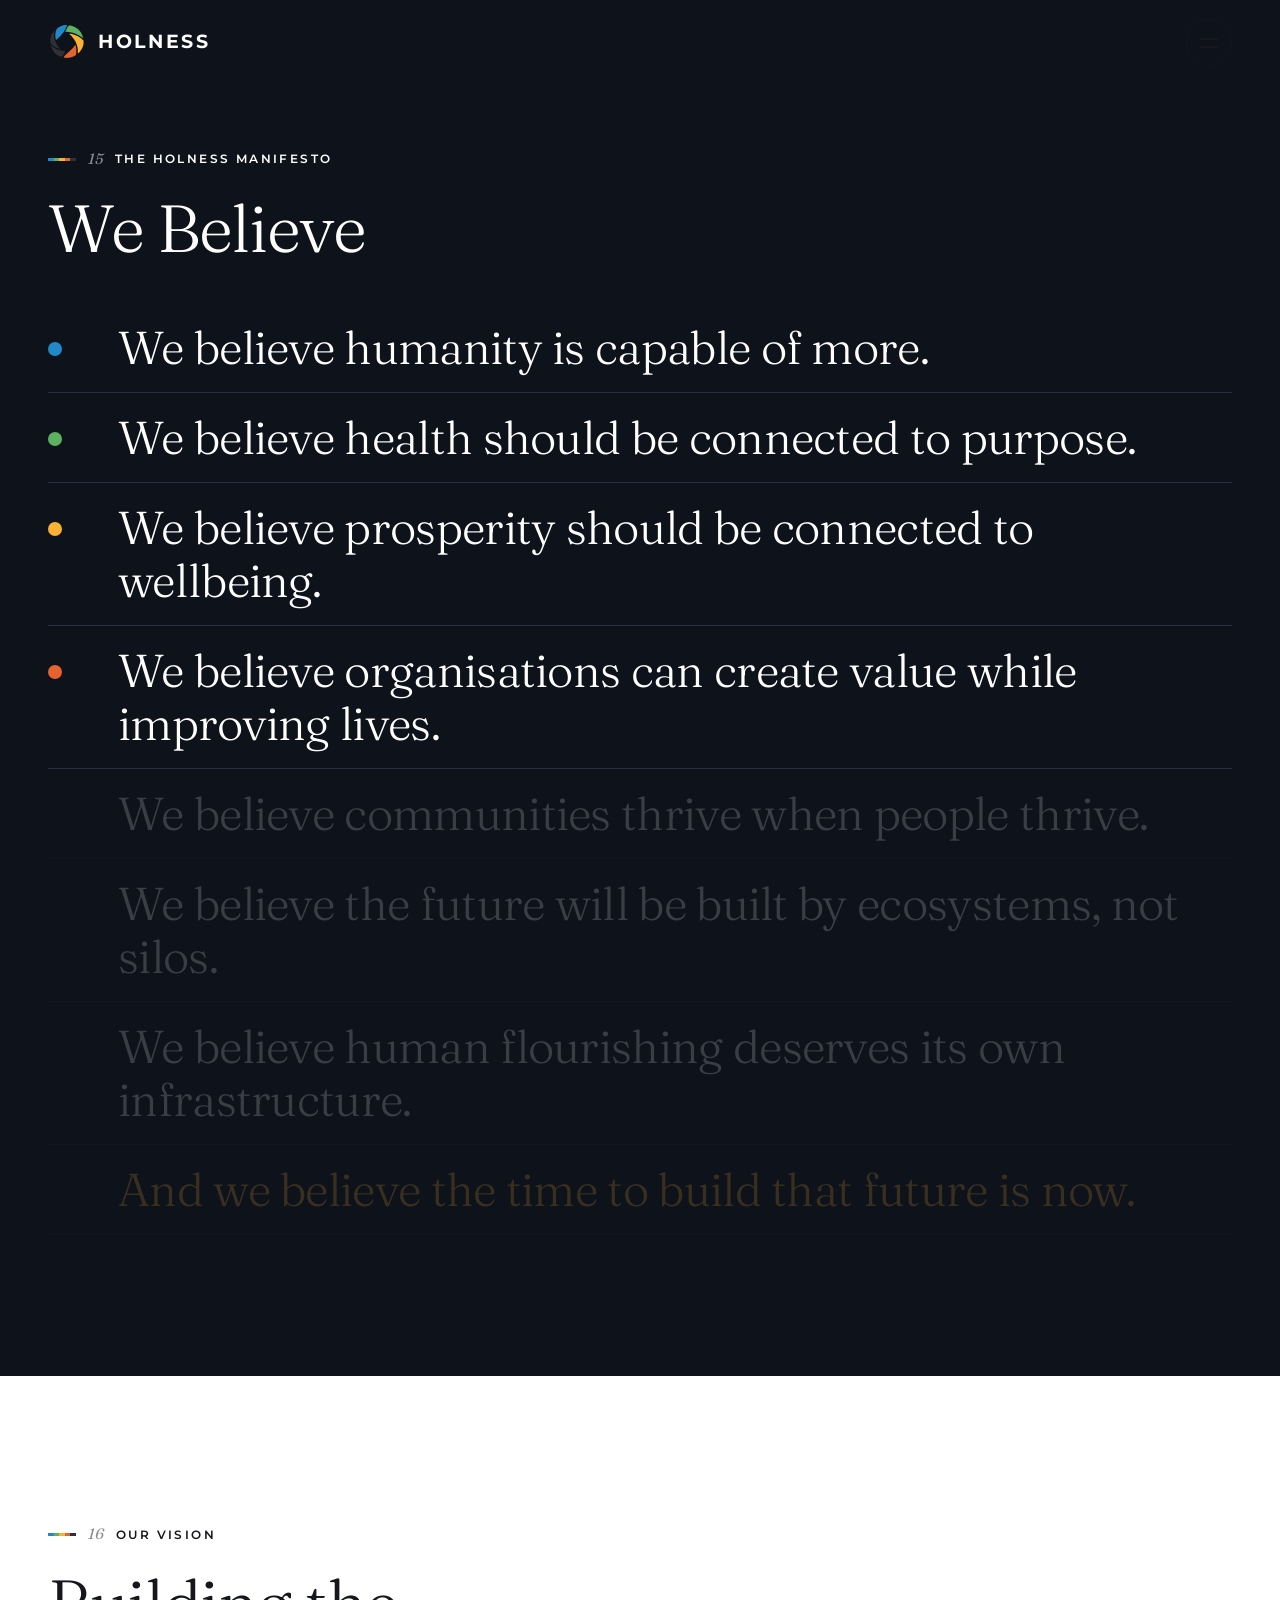
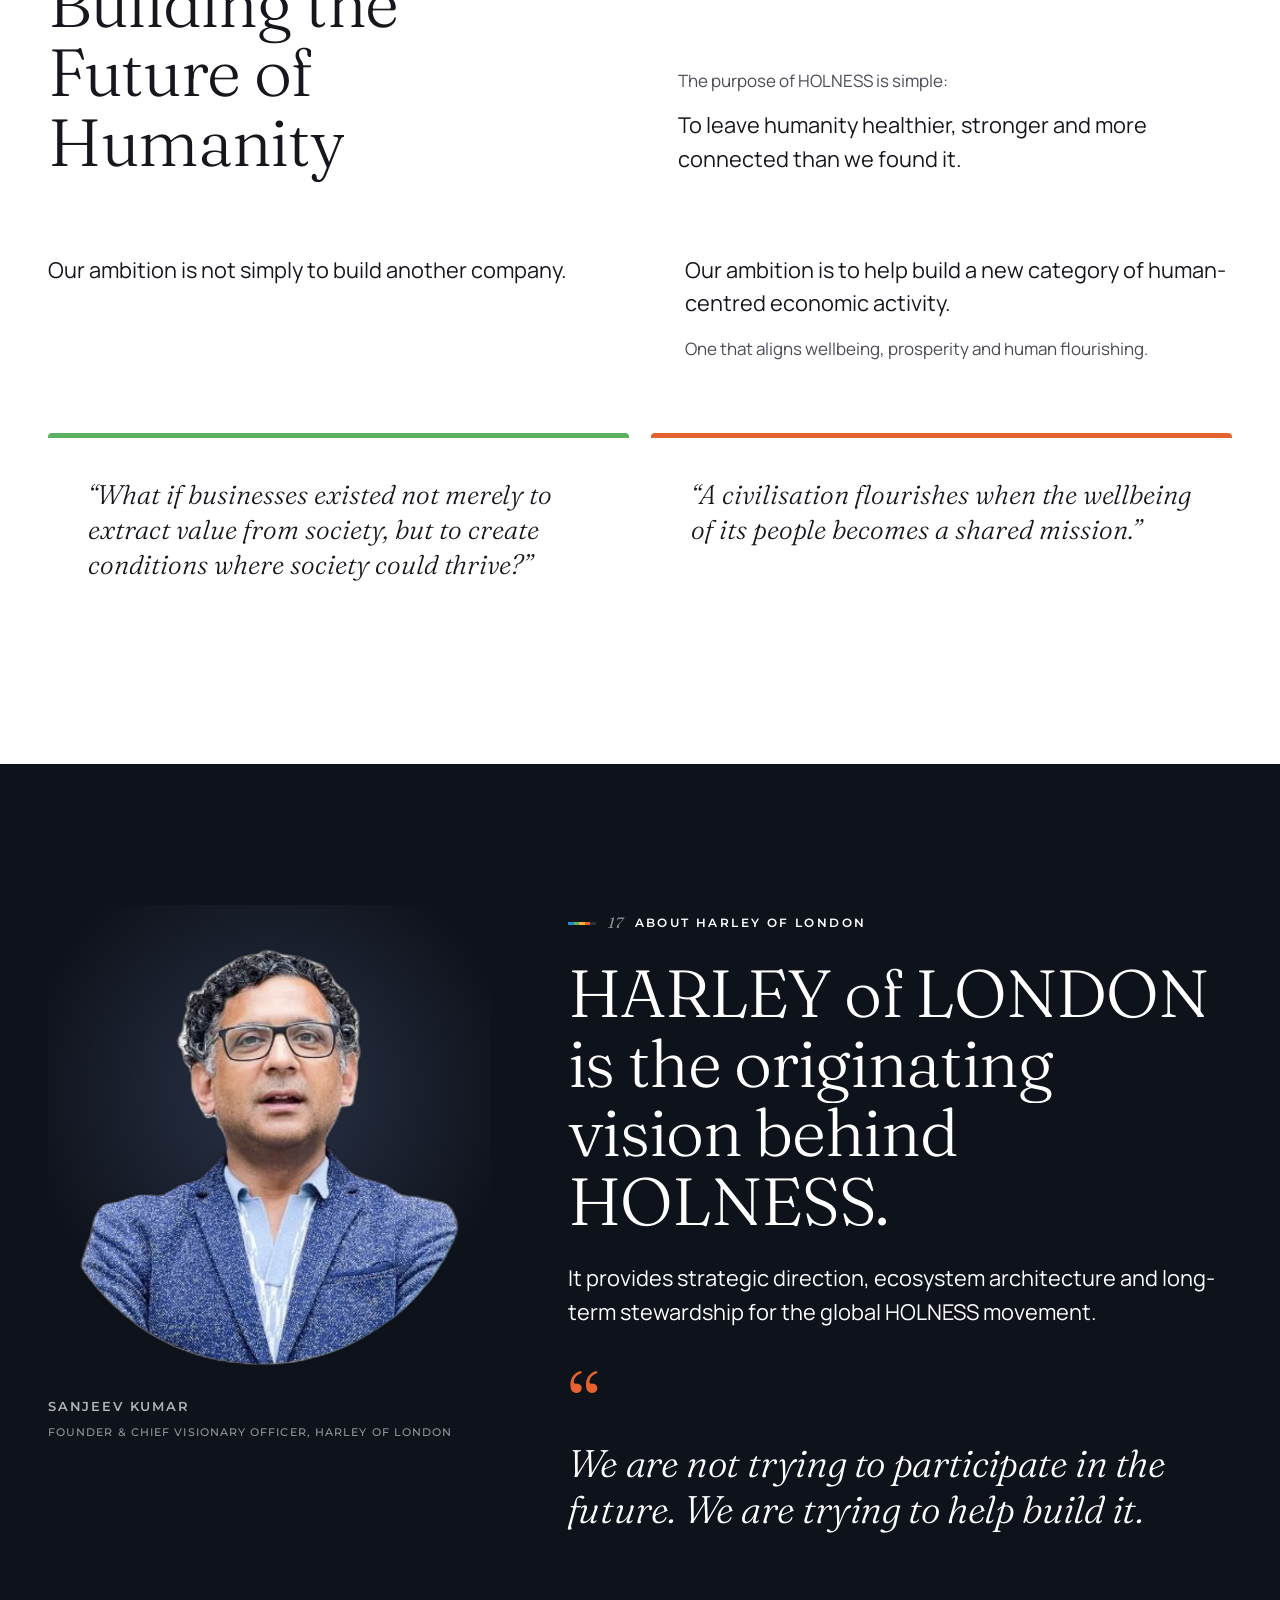
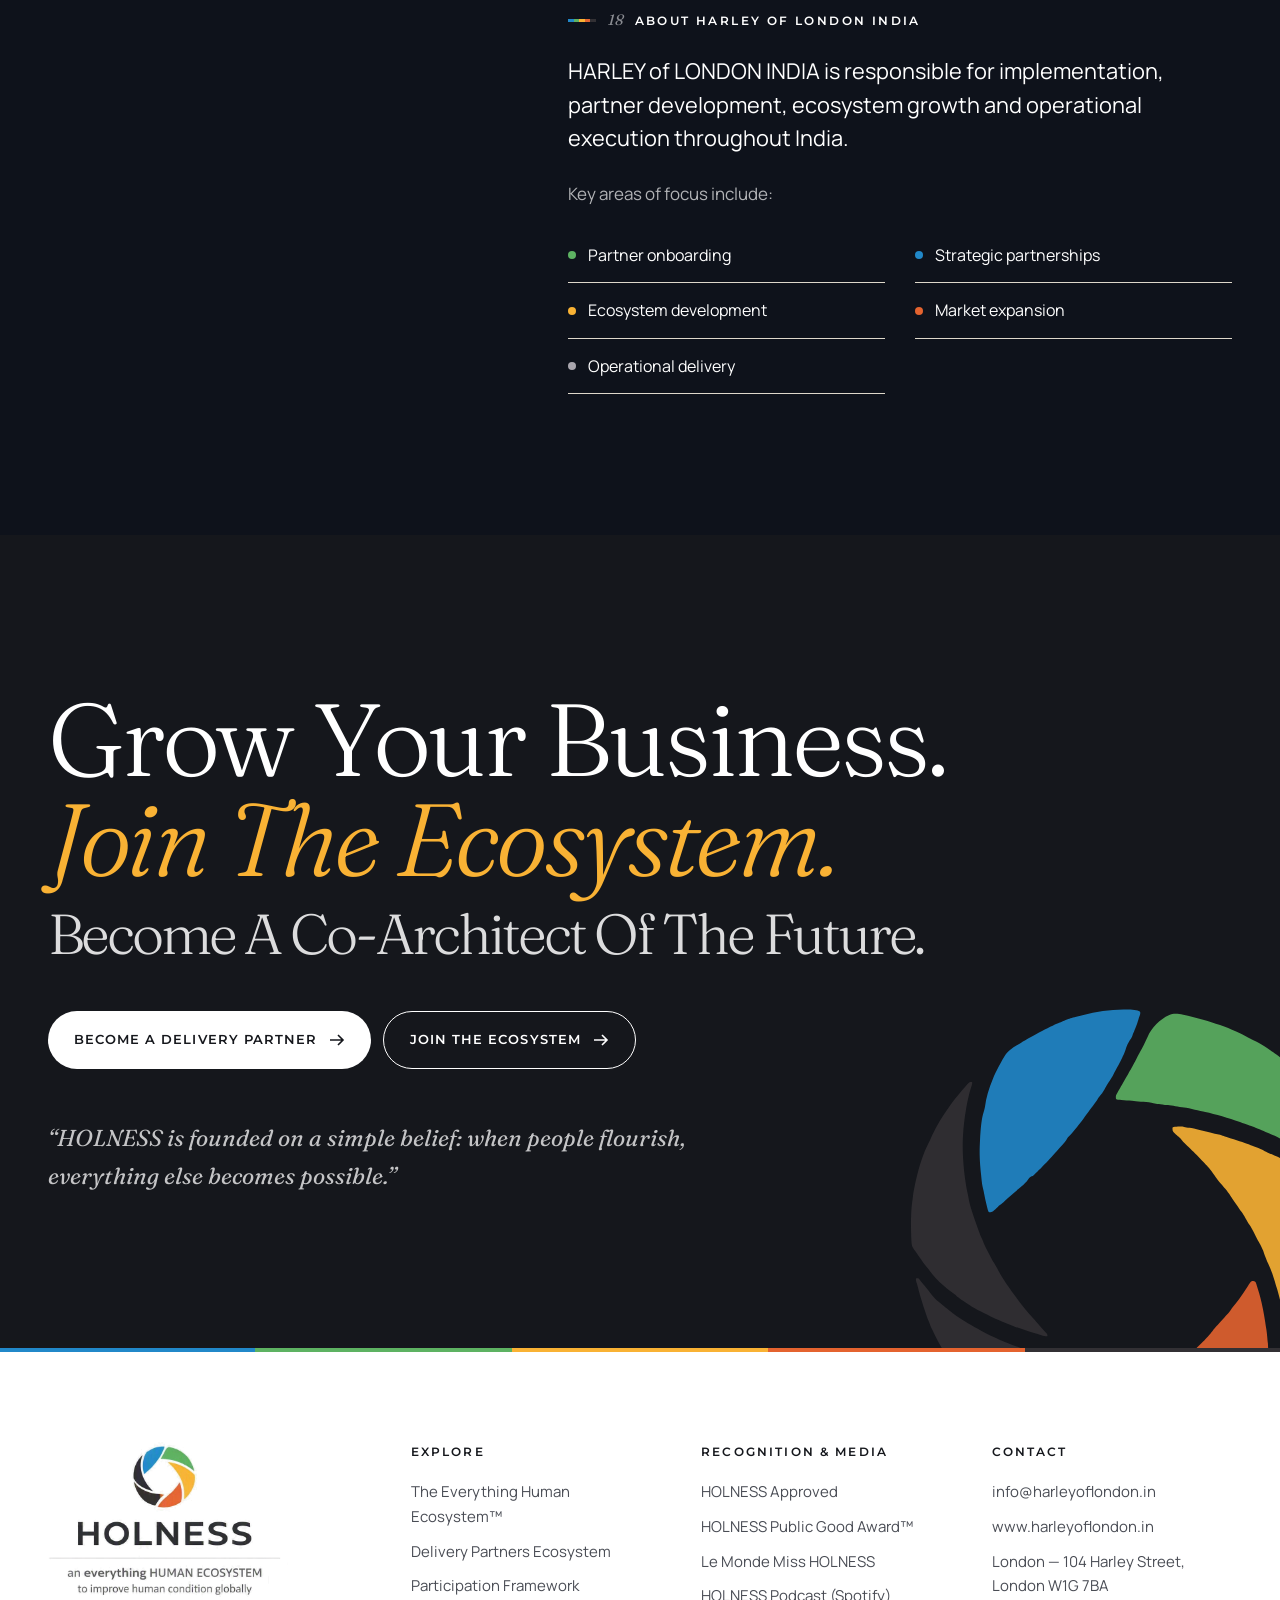
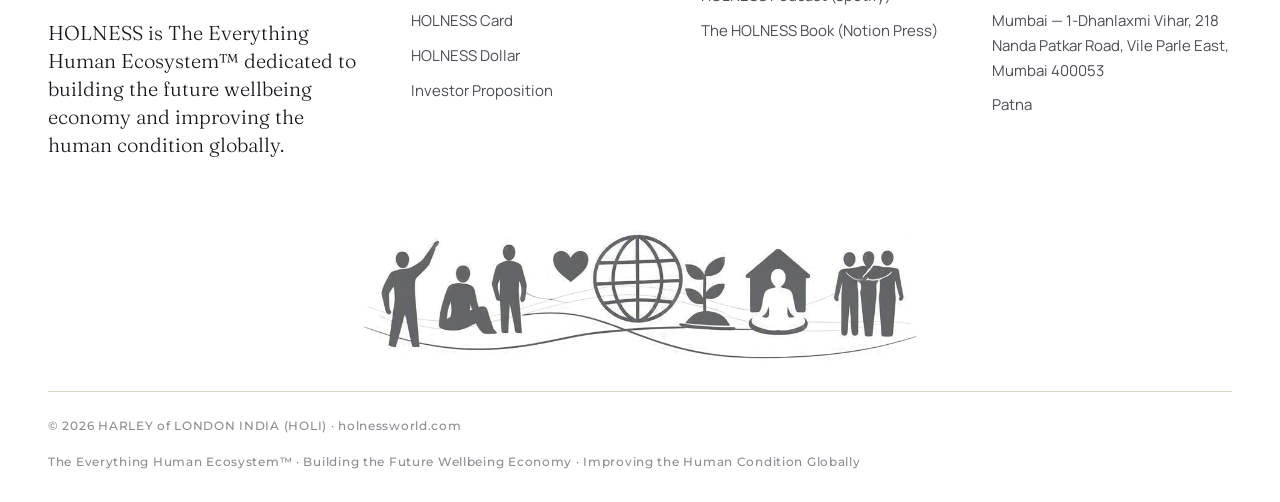
<file: about.html>
<!DOCTYPE html>
<html lang="en">
<head>
<meta charset="utf-8">
<meta name="viewport" content="width=device-width, initial-scale=1">
<title>About — HOLNESS World</title>
<meta name="description" content="HOLNESS — The Everything Human Ecosystem™. Welcome to The HOLNESS World, the HOLNESS Delivery Partners Ecosystem. Building the Future Wellbeing Economy. Improving the Human Condition Globally.">
<meta property="og:title" content="About — HOLNESS World">
<meta property="og:description" content="HOLNESS — The Everything Human Ecosystem™. Welcome to The HOLNESS World, the HOLNESS Delivery Partners Ecosystem. Building the Future Wellbeing Economy. Improving the Human Condition Globally.">
<link rel="icon" type="image/svg+xml" href="images/holness-mark.svg">
<link rel="stylesheet" href="css/style.css">
<script>document.documentElement.className+=' js';</script>
</head>
<body class="hero-dark">
<!-- ======================= HEADER (same on every page) ======================= -->
<div class="preloader" aria-hidden="true"><svg class="mark" viewBox="0 0 200 195.2" aria-hidden="true" ><path class="b b0 b-ink" fill="#323034" fill-rule="evenodd" d="M62.08,136.25C61.36,136.03 60.40,135.75 59.94,135.61C56.52,134.62 52.54,133.27 50.42,132.38C49.96,132.19 49.10,131.85 48.51,131.63C45.45,130.45 37.04,126.36 35.08,125.08C34.48,124.69 33.45,124.02 32.80,123.59C31.52,122.76 29.45,121.25 29.34,121.06C29.30,121.00 28.54,120.40 27.65,119.75C26.76,119.09 25.79,118.32 25.49,118.05C25.19,117.77 24.70,117.36 24.40,117.14C23.40,116.38 21.05,113.99 20.14,112.80C19.64,112.14 18.73,110.99 18.11,110.24C17.49,109.49 16.43,108.04 15.76,107.02C15.09,106.01 14.08,104.56 13.52,103.81C12.21,102.07 12.16,101.90 12.02,98.75C11.80,93.69 11.93,88.17 12.33,85.42C12.43,84.76 12.59,83.56 12.68,82.74C13.04,79.80 14.49,73.40 15.47,70.42C16.86,66.20 17.19,65.38 18.63,62.44C19.18,61.33 19.73,60.15 19.86,59.82C20.31,58.68 21.75,55.88 22.55,54.58C23.00,53.86 23.71,52.71 24.13,52.02C24.56,51.34 25.05,50.59 25.23,50.36C25.41,50.13 25.83,49.54 26.16,49.05C27.65,46.86 28.73,45.47 31.66,41.96C34.06,39.08 34.34,38.81 34.96,38.81C35.47,38.81 35.48,38.81 35.48,39.23C35.48,39.47 35.21,40.46 34.88,41.44C34.31,43.15 33.31,47.70 32.98,50.12C32.91,50.61 32.83,51.09 32.80,51.19C32.70,51.53 32.15,56.36 32.03,57.98C31.70,62.41 31.74,65.49 32.20,71.49C32.41,74.30 33.22,79.76 33.69,81.60C33.81,82.06 33.97,82.86 34.05,83.38C34.37,85.54 35.10,87.98 37.14,93.75C38.31,97.07 38.74,98.21 39.13,98.97C39.29,99.29 39.61,100.04 39.84,100.64C40.07,101.24 40.66,102.50 41.16,103.45C41.66,104.40 42.31,105.66 42.61,106.25C42.91,106.84 43.49,107.86 43.88,108.51C44.28,109.17 45.03,110.48 45.54,111.43C48.02,116.07 54.43,124.81 59.17,130.02C59.73,130.63 60.49,131.51 60.86,131.96C61.24,132.42 62.19,133.47 62.97,134.29C64.28,135.65 64.40,135.81 64.40,136.22C64.40,136.67 64.40,136.67 63.90,136.65C63.62,136.64 62.80,136.46 62.08,136.25Z"/><path class="b b1 b-blue" fill="#2188C9" fill-rule="evenodd" d="M41.63,88.48C41.35,87.76 40.39,83.76 40.12,82.14C39.98,81.32 39.74,80.17 39.58,79.58C39.42,78.99 39.24,77.98 39.17,77.32C39.10,76.67 38.96,75.35 38.87,74.40C38.30,69.01 38.21,66.23 38.45,61.55C38.76,55.62 39.11,52.87 39.87,50.38C40.12,49.55 40.37,48.55 40.41,48.15C40.77,45.14 41.80,41.54 43.51,37.38C44.36,35.29 47.13,30.04 48.19,28.50C49.23,26.98 50.89,25.69 54.29,23.75C55.10,23.28 56.39,22.52 57.14,22.06C58.75,21.09 60.98,19.85 62.32,19.19C65.15,17.78 68.24,16.31 68.87,16.07C69.26,15.92 70.15,15.55 70.83,15.26C72.57,14.52 73.18,14.32 74.82,13.93C75.61,13.75 76.97,13.41 77.86,13.18C83.32,11.76 88.14,11.10 93.76,10.99C96.64,10.93 98.97,11.19 99.91,11.69C100.20,11.84 100.18,12.65 99.87,13.33C99.74,13.63 99.55,14.21 99.45,14.63C99.26,15.44 98.33,18.02 97.75,19.37C97.55,19.81 97.25,20.55 97.07,21.01C96.90,21.47 96.57,22.10 96.35,22.42C95.60,23.47 94.78,25.16 94.53,26.17C94.39,26.72 93.99,27.74 93.65,28.44C93.30,29.13 92.95,29.89 92.86,30.12C92.77,30.35 92.31,31.23 91.84,32.08C91.37,32.93 90.75,34.06 90.47,34.58C90.18,35.11 89.82,35.82 89.68,36.17C89.54,36.51 88.94,37.51 88.35,38.38C87.76,39.25 86.99,40.50 86.62,41.16C85.77,42.73 85.50,43.13 84.77,43.99C84.43,44.38 83.89,45.13 83.57,45.65C83.25,46.18 82.48,47.25 81.86,48.04C81.24,48.82 80.13,50.32 79.39,51.37C78.66,52.42 77.75,53.65 77.38,54.11C77.01,54.57 76.00,55.85 75.14,56.96C74.15,58.24 73.32,59.19 72.89,59.53C72.43,59.89 72.11,60.26 71.92,60.66C71.54,61.44 71.05,62.07 69.66,63.57C69.02,64.26 68.05,65.36 67.50,66.01C65.49,68.41 59.09,75.00 58.76,75.00C58.23,75.01 57.37,75.61 57.03,76.23C56.57,77.03 55.06,78.53 53.10,80.13C51.20,81.67 49.43,83.22 47.98,84.59C47.36,85.19 46.58,85.86 46.25,86.10C45.92,86.34 45.49,86.70 45.30,86.91C45.10,87.12 44.52,87.66 44.02,88.11C43.12,88.91 43.08,88.93 42.45,88.93C41.82,88.93 41.81,88.92 41.63,88.48Z"/><path class="b b2 b-green" fill="#5DB262" fill-rule="evenodd" d="M182.96,79.20C182.46,78.75 181.66,78.08 181.17,77.70C179.38,76.29 179.09,76.05 178.27,75.34C177.82,74.94 176.96,74.31 176.37,73.92C175.78,73.54 175.08,73.07 174.82,72.88C173.81,72.15 167.89,68.24 167.50,68.04C167.27,67.93 166.71,67.60 166.25,67.30C164.24,66.02 162.64,65.12 160.36,64.01C159.01,63.36 157.14,62.38 156.19,61.84C153.56,60.35 151.61,59.38 150.36,58.95C149.74,58.73 148.48,58.19 147.56,57.73C146.64,57.28 145.25,56.70 144.46,56.44C143.68,56.19 142.77,55.86 142.44,55.72C142.11,55.57 141.28,55.27 140.60,55.04C139.91,54.81 138.81,54.42 138.15,54.17C134.38,52.75 128.83,51.12 125.12,50.35C124.23,50.17 122.41,49.78 121.07,49.48C119.73,49.18 117.88,48.83 116.96,48.69C116.05,48.56 114.55,48.31 113.63,48.16C112.71,48.00 111.43,47.81 110.77,47.74C107.35,47.36 106.57,47.25 105.17,46.98C104.32,46.82 102.61,46.60 101.37,46.49C100.12,46.39 98.46,46.23 97.68,46.14C96.89,46.05 95.18,45.91 93.87,45.83C90.84,45.66 90.71,45.61 90.71,44.68C90.71,44.10 90.78,43.88 91.20,43.18C91.63,42.46 92.57,40.81 94.26,37.80C94.55,37.27 94.88,36.71 95.00,36.55C95.11,36.38 95.38,35.90 95.60,35.48C95.81,35.05 96.19,34.40 96.44,34.03C96.69,33.66 97.61,31.95 98.49,30.22C99.36,28.50 100.23,26.84 100.42,26.55C100.85,25.86 102.37,22.83 102.91,21.56C104.39,18.10 107.82,14.60 111.09,13.21C112.70,12.52 114.11,12.47 116.61,13.01C126.42,15.14 136.41,18.63 141.36,21.66C141.79,21.92 142.45,22.27 142.83,22.43C145.31,23.48 148.06,25.12 151.25,27.45C151.84,27.88 152.79,28.55 153.37,28.94C153.94,29.33 155.01,30.16 155.75,30.79C156.48,31.41 157.78,32.49 158.63,33.19C160.63,34.84 165.52,39.65 166.55,40.97C166.99,41.54 167.54,42.24 167.78,42.52C168.58,43.47 169.99,45.41 170.95,46.85C171.47,47.63 172.20,48.72 172.57,49.26C173.32,50.35 173.83,51.19 174.69,52.80C175.01,53.39 175.53,54.30 175.84,54.82C176.15,55.35 176.52,56.07 176.67,56.43C176.81,56.79 177.15,57.51 177.44,58.04C177.72,58.56 178.19,59.58 178.49,60.30C178.78,61.02 179.43,62.44 179.93,63.45C181.16,65.92 181.40,66.52 182.38,69.58C184.16,75.09 184.88,77.90 184.88,79.25C184.88,80.00 184.88,80.00 184.37,80.00C183.92,80.00 183.78,79.92 182.96,79.20Z"/><path class="b b3 b-yellow" fill="#F9B234" fill-rule="evenodd" d="M157.40,159.43C156.90,158.13 156.80,156.13 157.09,153.27C157.26,151.54 157.18,144.11 156.96,141.01C156.75,138.15 156.51,136.14 156.25,135.13C156.10,134.50 155.93,133.64 155.89,133.21C155.65,130.68 155.08,127.01 154.77,126.03C154.58,125.43 154.12,123.74 153.75,122.26C153.39,120.79 152.88,118.91 152.62,118.10C152.36,117.28 151.92,115.80 151.62,114.82C151.00,112.74 150.32,110.94 149.29,108.70C148.61,107.21 147.62,104.64 147.35,103.69C147.22,103.19 146.07,100.89 145.54,100.06C145.33,99.73 144.70,98.53 144.14,97.38C143.58,96.24 142.69,94.65 142.17,93.87C141.64,93.08 140.90,91.85 140.51,91.13C140.13,90.41 139.46,89.36 139.03,88.79C138.59,88.23 138.09,87.51 137.91,87.19C137.73,86.87 137.38,86.37 137.14,86.07C136.90,85.78 136.44,85.13 136.11,84.64C135.79,84.15 135.36,83.51 135.16,83.21C134.96,82.92 134.50,82.22 134.13,81.67C133.76,81.11 133.12,80.27 132.71,79.80C132.30,79.33 131.51,78.42 130.95,77.78C130.39,77.13 129.34,75.75 128.63,74.70C127.91,73.65 126.95,72.34 126.48,71.79C125.25,70.33 119.82,64.81 118.24,63.43C117.51,62.78 116.59,61.83 116.20,61.32C115.81,60.81 115.35,60.30 115.18,60.19C114.58,59.79 112.95,58.30 112.73,57.93C112.58,57.69 112.50,57.34 112.50,56.94C112.50,56.33 112.50,56.32 112.95,56.19C113.77,55.95 116.17,55.90 116.97,56.11C117.37,56.22 118.31,56.39 119.05,56.49C119.80,56.60 121.54,56.97 122.92,57.31C125.68,58.01 128.49,58.67 130.27,59.05C130.92,59.19 131.77,59.45 132.18,59.63C132.58,59.81 133.85,60.24 135.00,60.59C137.71,61.40 141.45,62.64 142.20,62.97C142.53,63.12 143.65,63.55 144.70,63.94C145.78,64.34 147.02,64.90 147.56,65.22C148.08,65.54 148.91,65.95 149.40,66.13C150.50,66.54 152.56,67.46 153.94,68.16C154.51,68.45 155.26,68.79 155.61,68.93C155.96,69.07 156.71,69.44 157.26,69.75C157.82,70.07 158.93,70.69 159.74,71.14C160.55,71.59 161.54,72.22 161.94,72.54C163.12,73.45 163.67,73.78 164.57,74.12C165.95,74.64 166.42,74.92 167.80,76.04C168.52,76.63 169.51,77.36 170.00,77.68C170.99,78.31 173.52,80.18 173.63,80.36C173.67,80.42 174.35,80.93 175.14,81.50C175.93,82.07 177.06,83.00 177.66,83.57C178.26,84.14 179.29,85.02 179.94,85.52C180.63,86.05 181.61,86.98 182.27,87.71C183.02,88.56 183.78,89.26 184.53,89.79C186.34,91.09 186.85,92.10 187.22,95.12C187.63,98.45 187.53,105.79 187.03,109.23C186.26,114.50 185.41,118.62 184.82,120.00C184.59,120.53 184.13,121.84 183.79,122.90C183.00,125.41 182.12,127.55 180.83,130.12C180.26,131.26 179.62,132.60 179.41,133.08C179.20,133.57 178.82,134.30 178.57,134.71C178.32,135.11 177.92,135.90 177.68,136.46C177.43,137.04 177.00,137.77 176.67,138.17C175.72,139.31 174.40,141.28 173.68,142.62C173.07,143.77 172.66,144.39 171.10,146.55C170.79,146.97 170.17,147.86 169.72,148.51C169.26,149.17 168.40,150.21 167.81,150.84C167.21,151.47 166.49,152.27 166.19,152.63C165.90,152.98 165.17,153.71 164.58,154.24C163.99,154.76 163.09,155.72 162.56,156.36C161.69,157.44 160.30,158.73 159.22,159.46C158.56,159.91 157.58,159.90 157.40,159.43Z"/><path class="b b4 b-orange" fill="#E4632F" fill-rule="evenodd" d="M93.38,183.57C92.32,183.45 91.06,183.29 90.58,183.22C90.10,183.14 88.90,183.03 87.92,182.98C86.93,182.92 85.76,182.79 85.30,182.69C84.84,182.59 84.26,182.50 84.01,182.50C82.17,182.49 82.28,181.26 84.43,177.96C85.79,175.88 87.49,173.48 88.07,172.84C88.38,172.49 88.83,171.96 89.05,171.67C89.28,171.37 89.83,170.73 90.28,170.24C90.73,169.75 91.51,168.84 92.02,168.21C93.01,167.00 98.91,161.18 100.31,160.04C101.37,159.18 104.25,156.67 105.55,155.48C107.14,154.01 108.05,153.23 108.96,152.54C109.43,152.18 110.41,151.28 111.13,150.55C112.69,148.98 113.92,147.86 116.49,145.71C120.08,142.71 121.02,141.87 123.62,139.36C125.18,137.85 126.45,136.51 126.80,136.01C127.12,135.55 127.68,134.83 128.05,134.40C128.41,133.98 129.04,133.23 129.45,132.74C129.85,132.25 130.93,131.06 131.85,130.09C133.72,128.11 134.33,127.40 135.03,126.37C135.29,125.98 135.92,125.16 136.42,124.54C137.98,122.62 139.53,120.46 140.89,118.28C142.64,115.50 142.75,115.37 143.41,115.37C144.22,115.35 144.47,115.58 144.75,116.55C144.88,116.97 145.08,117.64 145.21,118.04C146.39,121.57 147.47,126.39 148.17,131.25C148.26,131.90 148.45,133.07 148.58,133.83C148.71,134.59 148.87,135.96 148.93,136.86C149.00,137.77 149.11,138.89 149.19,139.35C149.26,139.83 149.34,142.63 149.37,146.07C149.44,153.73 149.21,157.05 148.26,162.23C148.10,163.09 147.85,164.76 147.69,165.94C147.33,168.69 147.19,168.87 144.29,170.57C143.66,170.93 143.07,171.30 142.97,171.39C142.80,171.53 142.00,171.97 139.54,173.29C139.12,173.52 138.58,173.85 138.34,174.04C138.11,174.22 137.51,174.58 137.02,174.82C136.53,175.07 135.98,175.37 135.80,175.50C135.61,175.63 135.07,175.89 134.58,176.08C134.10,176.27 133.49,176.53 133.23,176.66C132.97,176.79 132.29,177.04 131.71,177.20C131.14,177.37 130.23,177.72 129.70,177.98C129.16,178.24 128.67,178.45 128.61,178.45C128.31,178.45 126.95,178.97 126.45,179.28C125.76,179.71 119.28,181.45 117.38,181.73C117.09,181.77 116.26,181.96 115.54,182.15C114.82,182.34 113.69,182.55 113.04,182.62C112.38,182.70 111.31,182.86 110.65,182.99C107.07,183.69 97.41,184.01 93.38,183.57Z"/><path class="b b5 b-ink" fill="#323034" fill-rule="evenodd" d="M71.50,178.03C71.25,177.93 70.69,177.80 70.25,177.73C67.35,177.24 61.43,175.34 58.15,173.84C57.37,173.48 55.79,172.76 54.64,172.23C50.35,170.27 46.42,167.77 42.38,164.46C42.02,164.16 41.36,163.61 40.90,163.24C38.33,161.12 33.42,155.62 30.17,151.22C28.19,148.55 25.75,144.83 24.58,142.68C24.00,141.63 23.10,140.00 22.58,139.05C22.06,138.10 21.34,136.71 20.99,135.95C20.63,135.20 20.15,134.21 19.92,133.75C19.69,133.29 19.34,132.46 19.14,131.90C18.94,131.35 18.67,130.68 18.54,130.42C18.33,130.00 17.82,128.53 16.56,124.70C16.05,123.17 14.93,119.28 14.65,118.10C14.52,117.54 14.28,116.69 14.11,116.20C13.95,115.71 13.81,115.08 13.81,114.80C13.81,114.29 13.81,114.29 14.34,114.29C14.86,114.29 14.89,114.31 15.35,114.99C15.61,115.38 16.35,116.31 16.99,117.06C17.63,117.81 18.34,118.67 18.57,118.98C21.00,122.16 21.13,122.29 24.76,125.17C26.30,126.39 27.83,127.61 28.15,127.88C31.13,130.33 41.07,135.94 45.77,137.84C46.43,138.10 47.79,138.67 48.81,139.10C51.71,140.34 55.48,141.72 57.56,142.30C61.65,143.46 66.26,144.56 69.05,145.06C70.00,145.23 70.96,145.42 71.19,145.48C72.36,145.77 78.50,146.42 83.99,146.84C87.26,147.08 87.56,147.25 87.84,149.03C87.92,149.51 88.12,150.23 88.29,150.63C88.54,151.23 88.62,151.67 88.71,152.98C88.77,153.86 88.85,154.86 88.88,155.21C88.94,155.76 88.91,155.91 88.57,156.52C87.99,157.55 85.35,161.35 83.74,163.47C83.28,164.08 82.53,165.12 82.07,165.77C81.62,166.42 80.78,167.62 80.21,168.44C78.78,170.49 76.49,173.99 75.67,175.37C75.15,176.25 73.74,178.05 73.50,178.14C73.17,178.27 71.98,178.20 71.50,178.03Z"/></svg><span class="word">HOLNESS</span></div>
<div class="progress" aria-hidden="true"></div>
<header class="site-header">
  <div class="wrap">
    <a class="brand" href="index.html" aria-label="HOLNESS World home"><svg class="mark" viewBox="0 0 200 195.2" aria-hidden="true" ><path class="b b0 b-ink" fill="#323034" fill-rule="evenodd" d="M62.08,136.25C61.36,136.03 60.40,135.75 59.94,135.61C56.52,134.62 52.54,133.27 50.42,132.38C49.96,132.19 49.10,131.85 48.51,131.63C45.45,130.45 37.04,126.36 35.08,125.08C34.48,124.69 33.45,124.02 32.80,123.59C31.52,122.76 29.45,121.25 29.34,121.06C29.30,121.00 28.54,120.40 27.65,119.75C26.76,119.09 25.79,118.32 25.49,118.05C25.19,117.77 24.70,117.36 24.40,117.14C23.40,116.38 21.05,113.99 20.14,112.80C19.64,112.14 18.73,110.99 18.11,110.24C17.49,109.49 16.43,108.04 15.76,107.02C15.09,106.01 14.08,104.56 13.52,103.81C12.21,102.07 12.16,101.90 12.02,98.75C11.80,93.69 11.93,88.17 12.33,85.42C12.43,84.76 12.59,83.56 12.68,82.74C13.04,79.80 14.49,73.40 15.47,70.42C16.86,66.20 17.19,65.38 18.63,62.44C19.18,61.33 19.73,60.15 19.86,59.82C20.31,58.68 21.75,55.88 22.55,54.58C23.00,53.86 23.71,52.71 24.13,52.02C24.56,51.34 25.05,50.59 25.23,50.36C25.41,50.13 25.83,49.54 26.16,49.05C27.65,46.86 28.73,45.47 31.66,41.96C34.06,39.08 34.34,38.81 34.96,38.81C35.47,38.81 35.48,38.81 35.48,39.23C35.48,39.47 35.21,40.46 34.88,41.44C34.31,43.15 33.31,47.70 32.98,50.12C32.91,50.61 32.83,51.09 32.80,51.19C32.70,51.53 32.15,56.36 32.03,57.98C31.70,62.41 31.74,65.49 32.20,71.49C32.41,74.30 33.22,79.76 33.69,81.60C33.81,82.06 33.97,82.86 34.05,83.38C34.37,85.54 35.10,87.98 37.14,93.75C38.31,97.07 38.74,98.21 39.13,98.97C39.29,99.29 39.61,100.04 39.84,100.64C40.07,101.24 40.66,102.50 41.16,103.45C41.66,104.40 42.31,105.66 42.61,106.25C42.91,106.84 43.49,107.86 43.88,108.51C44.28,109.17 45.03,110.48 45.54,111.43C48.02,116.07 54.43,124.81 59.17,130.02C59.73,130.63 60.49,131.51 60.86,131.96C61.24,132.42 62.19,133.47 62.97,134.29C64.28,135.65 64.40,135.81 64.40,136.22C64.40,136.67 64.40,136.67 63.90,136.65C63.62,136.64 62.80,136.46 62.08,136.25Z"/><path class="b b1 b-blue" fill="#2188C9" fill-rule="evenodd" d="M41.63,88.48C41.35,87.76 40.39,83.76 40.12,82.14C39.98,81.32 39.74,80.17 39.58,79.58C39.42,78.99 39.24,77.98 39.17,77.32C39.10,76.67 38.96,75.35 38.87,74.40C38.30,69.01 38.21,66.23 38.45,61.55C38.76,55.62 39.11,52.87 39.87,50.38C40.12,49.55 40.37,48.55 40.41,48.15C40.77,45.14 41.80,41.54 43.51,37.38C44.36,35.29 47.13,30.04 48.19,28.50C49.23,26.98 50.89,25.69 54.29,23.75C55.10,23.28 56.39,22.52 57.14,22.06C58.75,21.09 60.98,19.85 62.32,19.19C65.15,17.78 68.24,16.31 68.87,16.07C69.26,15.92 70.15,15.55 70.83,15.26C72.57,14.52 73.18,14.32 74.82,13.93C75.61,13.75 76.97,13.41 77.86,13.18C83.32,11.76 88.14,11.10 93.76,10.99C96.64,10.93 98.97,11.19 99.91,11.69C100.20,11.84 100.18,12.65 99.87,13.33C99.74,13.63 99.55,14.21 99.45,14.63C99.26,15.44 98.33,18.02 97.75,19.37C97.55,19.81 97.25,20.55 97.07,21.01C96.90,21.47 96.57,22.10 96.35,22.42C95.60,23.47 94.78,25.16 94.53,26.17C94.39,26.72 93.99,27.74 93.65,28.44C93.30,29.13 92.95,29.89 92.86,30.12C92.77,30.35 92.31,31.23 91.84,32.08C91.37,32.93 90.75,34.06 90.47,34.58C90.18,35.11 89.82,35.82 89.68,36.17C89.54,36.51 88.94,37.51 88.35,38.38C87.76,39.25 86.99,40.50 86.62,41.16C85.77,42.73 85.50,43.13 84.77,43.99C84.43,44.38 83.89,45.13 83.57,45.65C83.25,46.18 82.48,47.25 81.86,48.04C81.24,48.82 80.13,50.32 79.39,51.37C78.66,52.42 77.75,53.65 77.38,54.11C77.01,54.57 76.00,55.85 75.14,56.96C74.15,58.24 73.32,59.19 72.89,59.53C72.43,59.89 72.11,60.26 71.92,60.66C71.54,61.44 71.05,62.07 69.66,63.57C69.02,64.26 68.05,65.36 67.50,66.01C65.49,68.41 59.09,75.00 58.76,75.00C58.23,75.01 57.37,75.61 57.03,76.23C56.57,77.03 55.06,78.53 53.10,80.13C51.20,81.67 49.43,83.22 47.98,84.59C47.36,85.19 46.58,85.86 46.25,86.10C45.92,86.34 45.49,86.70 45.30,86.91C45.10,87.12 44.52,87.66 44.02,88.11C43.12,88.91 43.08,88.93 42.45,88.93C41.82,88.93 41.81,88.92 41.63,88.48Z"/><path class="b b2 b-green" fill="#5DB262" fill-rule="evenodd" d="M182.96,79.20C182.46,78.75 181.66,78.08 181.17,77.70C179.38,76.29 179.09,76.05 178.27,75.34C177.82,74.94 176.96,74.31 176.37,73.92C175.78,73.54 175.08,73.07 174.82,72.88C173.81,72.15 167.89,68.24 167.50,68.04C167.27,67.93 166.71,67.60 166.25,67.30C164.24,66.02 162.64,65.12 160.36,64.01C159.01,63.36 157.14,62.38 156.19,61.84C153.56,60.35 151.61,59.38 150.36,58.95C149.74,58.73 148.48,58.19 147.56,57.73C146.64,57.28 145.25,56.70 144.46,56.44C143.68,56.19 142.77,55.86 142.44,55.72C142.11,55.57 141.28,55.27 140.60,55.04C139.91,54.81 138.81,54.42 138.15,54.17C134.38,52.75 128.83,51.12 125.12,50.35C124.23,50.17 122.41,49.78 121.07,49.48C119.73,49.18 117.88,48.83 116.96,48.69C116.05,48.56 114.55,48.31 113.63,48.16C112.71,48.00 111.43,47.81 110.77,47.74C107.35,47.36 106.57,47.25 105.17,46.98C104.32,46.82 102.61,46.60 101.37,46.49C100.12,46.39 98.46,46.23 97.68,46.14C96.89,46.05 95.18,45.91 93.87,45.83C90.84,45.66 90.71,45.61 90.71,44.68C90.71,44.10 90.78,43.88 91.20,43.18C91.63,42.46 92.57,40.81 94.26,37.80C94.55,37.27 94.88,36.71 95.00,36.55C95.11,36.38 95.38,35.90 95.60,35.48C95.81,35.05 96.19,34.40 96.44,34.03C96.69,33.66 97.61,31.95 98.49,30.22C99.36,28.50 100.23,26.84 100.42,26.55C100.85,25.86 102.37,22.83 102.91,21.56C104.39,18.10 107.82,14.60 111.09,13.21C112.70,12.52 114.11,12.47 116.61,13.01C126.42,15.14 136.41,18.63 141.36,21.66C141.79,21.92 142.45,22.27 142.83,22.43C145.31,23.48 148.06,25.12 151.25,27.45C151.84,27.88 152.79,28.55 153.37,28.94C153.94,29.33 155.01,30.16 155.75,30.79C156.48,31.41 157.78,32.49 158.63,33.19C160.63,34.84 165.52,39.65 166.55,40.97C166.99,41.54 167.54,42.24 167.78,42.52C168.58,43.47 169.99,45.41 170.95,46.85C171.47,47.63 172.20,48.72 172.57,49.26C173.32,50.35 173.83,51.19 174.69,52.80C175.01,53.39 175.53,54.30 175.84,54.82C176.15,55.35 176.52,56.07 176.67,56.43C176.81,56.79 177.15,57.51 177.44,58.04C177.72,58.56 178.19,59.58 178.49,60.30C178.78,61.02 179.43,62.44 179.93,63.45C181.16,65.92 181.40,66.52 182.38,69.58C184.16,75.09 184.88,77.90 184.88,79.25C184.88,80.00 184.88,80.00 184.37,80.00C183.92,80.00 183.78,79.92 182.96,79.20Z"/><path class="b b3 b-yellow" fill="#F9B234" fill-rule="evenodd" d="M157.40,159.43C156.90,158.13 156.80,156.13 157.09,153.27C157.26,151.54 157.18,144.11 156.96,141.01C156.75,138.15 156.51,136.14 156.25,135.13C156.10,134.50 155.93,133.64 155.89,133.21C155.65,130.68 155.08,127.01 154.77,126.03C154.58,125.43 154.12,123.74 153.75,122.26C153.39,120.79 152.88,118.91 152.62,118.10C152.36,117.28 151.92,115.80 151.62,114.82C151.00,112.74 150.32,110.94 149.29,108.70C148.61,107.21 147.62,104.64 147.35,103.69C147.22,103.19 146.07,100.89 145.54,100.06C145.33,99.73 144.70,98.53 144.14,97.38C143.58,96.24 142.69,94.65 142.17,93.87C141.64,93.08 140.90,91.85 140.51,91.13C140.13,90.41 139.46,89.36 139.03,88.79C138.59,88.23 138.09,87.51 137.91,87.19C137.73,86.87 137.38,86.37 137.14,86.07C136.90,85.78 136.44,85.13 136.11,84.64C135.79,84.15 135.36,83.51 135.16,83.21C134.96,82.92 134.50,82.22 134.13,81.67C133.76,81.11 133.12,80.27 132.71,79.80C132.30,79.33 131.51,78.42 130.95,77.78C130.39,77.13 129.34,75.75 128.63,74.70C127.91,73.65 126.95,72.34 126.48,71.79C125.25,70.33 119.82,64.81 118.24,63.43C117.51,62.78 116.59,61.83 116.20,61.32C115.81,60.81 115.35,60.30 115.18,60.19C114.58,59.79 112.95,58.30 112.73,57.93C112.58,57.69 112.50,57.34 112.50,56.94C112.50,56.33 112.50,56.32 112.95,56.19C113.77,55.95 116.17,55.90 116.97,56.11C117.37,56.22 118.31,56.39 119.05,56.49C119.80,56.60 121.54,56.97 122.92,57.31C125.68,58.01 128.49,58.67 130.27,59.05C130.92,59.19 131.77,59.45 132.18,59.63C132.58,59.81 133.85,60.24 135.00,60.59C137.71,61.40 141.45,62.64 142.20,62.97C142.53,63.12 143.65,63.55 144.70,63.94C145.78,64.34 147.02,64.90 147.56,65.22C148.08,65.54 148.91,65.95 149.40,66.13C150.50,66.54 152.56,67.46 153.94,68.16C154.51,68.45 155.26,68.79 155.61,68.93C155.96,69.07 156.71,69.44 157.26,69.75C157.82,70.07 158.93,70.69 159.74,71.14C160.55,71.59 161.54,72.22 161.94,72.54C163.12,73.45 163.67,73.78 164.57,74.12C165.95,74.64 166.42,74.92 167.80,76.04C168.52,76.63 169.51,77.36 170.00,77.68C170.99,78.31 173.52,80.18 173.63,80.36C173.67,80.42 174.35,80.93 175.14,81.50C175.93,82.07 177.06,83.00 177.66,83.57C178.26,84.14 179.29,85.02 179.94,85.52C180.63,86.05 181.61,86.98 182.27,87.71C183.02,88.56 183.78,89.26 184.53,89.79C186.34,91.09 186.85,92.10 187.22,95.12C187.63,98.45 187.53,105.79 187.03,109.23C186.26,114.50 185.41,118.62 184.82,120.00C184.59,120.53 184.13,121.84 183.79,122.90C183.00,125.41 182.12,127.55 180.83,130.12C180.26,131.26 179.62,132.60 179.41,133.08C179.20,133.57 178.82,134.30 178.57,134.71C178.32,135.11 177.92,135.90 177.68,136.46C177.43,137.04 177.00,137.77 176.67,138.17C175.72,139.31 174.40,141.28 173.68,142.62C173.07,143.77 172.66,144.39 171.10,146.55C170.79,146.97 170.17,147.86 169.72,148.51C169.26,149.17 168.40,150.21 167.81,150.84C167.21,151.47 166.49,152.27 166.19,152.63C165.90,152.98 165.17,153.71 164.58,154.24C163.99,154.76 163.09,155.72 162.56,156.36C161.69,157.44 160.30,158.73 159.22,159.46C158.56,159.91 157.58,159.90 157.40,159.43Z"/><path class="b b4 b-orange" fill="#E4632F" fill-rule="evenodd" d="M93.38,183.57C92.32,183.45 91.06,183.29 90.58,183.22C90.10,183.14 88.90,183.03 87.92,182.98C86.93,182.92 85.76,182.79 85.30,182.69C84.84,182.59 84.26,182.50 84.01,182.50C82.17,182.49 82.28,181.26 84.43,177.96C85.79,175.88 87.49,173.48 88.07,172.84C88.38,172.49 88.83,171.96 89.05,171.67C89.28,171.37 89.83,170.73 90.28,170.24C90.73,169.75 91.51,168.84 92.02,168.21C93.01,167.00 98.91,161.18 100.31,160.04C101.37,159.18 104.25,156.67 105.55,155.48C107.14,154.01 108.05,153.23 108.96,152.54C109.43,152.18 110.41,151.28 111.13,150.55C112.69,148.98 113.92,147.86 116.49,145.71C120.08,142.71 121.02,141.87 123.62,139.36C125.18,137.85 126.45,136.51 126.80,136.01C127.12,135.55 127.68,134.83 128.05,134.40C128.41,133.98 129.04,133.23 129.45,132.74C129.85,132.25 130.93,131.06 131.85,130.09C133.72,128.11 134.33,127.40 135.03,126.37C135.29,125.98 135.92,125.16 136.42,124.54C137.98,122.62 139.53,120.46 140.89,118.28C142.64,115.50 142.75,115.37 143.41,115.37C144.22,115.35 144.47,115.58 144.75,116.55C144.88,116.97 145.08,117.64 145.21,118.04C146.39,121.57 147.47,126.39 148.17,131.25C148.26,131.90 148.45,133.07 148.58,133.83C148.71,134.59 148.87,135.96 148.93,136.86C149.00,137.77 149.11,138.89 149.19,139.35C149.26,139.83 149.34,142.63 149.37,146.07C149.44,153.73 149.21,157.05 148.26,162.23C148.10,163.09 147.85,164.76 147.69,165.94C147.33,168.69 147.19,168.87 144.29,170.57C143.66,170.93 143.07,171.30 142.97,171.39C142.80,171.53 142.00,171.97 139.54,173.29C139.12,173.52 138.58,173.85 138.34,174.04C138.11,174.22 137.51,174.58 137.02,174.82C136.53,175.07 135.98,175.37 135.80,175.50C135.61,175.63 135.07,175.89 134.58,176.08C134.10,176.27 133.49,176.53 133.23,176.66C132.97,176.79 132.29,177.04 131.71,177.20C131.14,177.37 130.23,177.72 129.70,177.98C129.16,178.24 128.67,178.45 128.61,178.45C128.31,178.45 126.95,178.97 126.45,179.28C125.76,179.71 119.28,181.45 117.38,181.73C117.09,181.77 116.26,181.96 115.54,182.15C114.82,182.34 113.69,182.55 113.04,182.62C112.38,182.70 111.31,182.86 110.65,182.99C107.07,183.69 97.41,184.01 93.38,183.57Z"/><path class="b b5 b-ink" fill="#323034" fill-rule="evenodd" d="M71.50,178.03C71.25,177.93 70.69,177.80 70.25,177.73C67.35,177.24 61.43,175.34 58.15,173.84C57.37,173.48 55.79,172.76 54.64,172.23C50.35,170.27 46.42,167.77 42.38,164.46C42.02,164.16 41.36,163.61 40.90,163.24C38.33,161.12 33.42,155.62 30.17,151.22C28.19,148.55 25.75,144.83 24.58,142.68C24.00,141.63 23.10,140.00 22.58,139.05C22.06,138.10 21.34,136.71 20.99,135.95C20.63,135.20 20.15,134.21 19.92,133.75C19.69,133.29 19.34,132.46 19.14,131.90C18.94,131.35 18.67,130.68 18.54,130.42C18.33,130.00 17.82,128.53 16.56,124.70C16.05,123.17 14.93,119.28 14.65,118.10C14.52,117.54 14.28,116.69 14.11,116.20C13.95,115.71 13.81,115.08 13.81,114.80C13.81,114.29 13.81,114.29 14.34,114.29C14.86,114.29 14.89,114.31 15.35,114.99C15.61,115.38 16.35,116.31 16.99,117.06C17.63,117.81 18.34,118.67 18.57,118.98C21.00,122.16 21.13,122.29 24.76,125.17C26.30,126.39 27.83,127.61 28.15,127.88C31.13,130.33 41.07,135.94 45.77,137.84C46.43,138.10 47.79,138.67 48.81,139.10C51.71,140.34 55.48,141.72 57.56,142.30C61.65,143.46 66.26,144.56 69.05,145.06C70.00,145.23 70.96,145.42 71.19,145.48C72.36,145.77 78.50,146.42 83.99,146.84C87.26,147.08 87.56,147.25 87.84,149.03C87.92,149.51 88.12,150.23 88.29,150.63C88.54,151.23 88.62,151.67 88.71,152.98C88.77,153.86 88.85,154.86 88.88,155.21C88.94,155.76 88.91,155.91 88.57,156.52C87.99,157.55 85.35,161.35 83.74,163.47C83.28,164.08 82.53,165.12 82.07,165.77C81.62,166.42 80.78,167.62 80.21,168.44C78.78,170.49 76.49,173.99 75.67,175.37C75.15,176.25 73.74,178.05 73.50,178.14C73.17,178.27 71.98,178.20 71.50,178.03Z"/></svg><span><span class="brand-name">HOLNESS</span><span class="brand-sub">The Everything Human Ecosystem™</span></span></a>
    <nav class="nav" aria-label="Main"><a href="ecosystem.html">Ecosystem</a><a href="delivery-partners.html">Delivery Partners</a><a href="holness-approved.html">HOLNESS Approved</a><a href="card-and-dollar.html">Card &amp; Dollar</a><a href="recognition.html">Recognition</a><a href="podcast-and-book.html">Podcast &amp; Book</a><a href="about.html" class="active">About</a></nav>
    <a class="btn btn-solid header-cta" href="contact.html?interest=partner">Become a Delivery Partner</a>
    <button class="menu-btn" aria-label="Open menu" aria-expanded="false"><span></span><span></span></button>
  </div>
</header>
<div class="mobile-menu">
  <nav aria-label="Mobile"><a href="ecosystem.html"><span>01</span>Ecosystem</a><a href="delivery-partners.html"><span>02</span>Delivery Partners</a><a href="holness-approved.html"><span>03</span>HOLNESS Approved</a><a href="card-and-dollar.html"><span>04</span>Card &amp; Dollar</a><a href="recognition.html"><span>05</span>Recognition</a><a href="podcast-and-book.html"><span>06</span>Podcast &amp; Book</a><a href="about.html"><span>07</span>About</a><a href="contact.html"><span>08</span>Contact</a></nav>
  <div class="mm-foot"><a class="btn btn-solid" href="contact.html?interest=partner">Become a Delivery Partner<svg viewBox="0 0 16 16" fill="none" stroke="currentColor" stroke-width="1.6" aria-hidden="true"><path d="M1 8h13M9 3l5 5-5 5"/></svg></a><span class="crumbs">info@harleyoflondon.in</span></div>
</div>
<!-- ======================= END HEADER ======================= -->

<main>

<!-- ======================= SECTION: 15 The HOLNESS Manifesto ======================= -->
<section class="sec manifesto on-dark" id="manifesto">
  <div class="wrap">
    <span class="kicker"><span class="num">15</span>The HOLNESS Manifesto</span>
    <h2 style="margin-top:22px" data-split>We Believe</h2>
    <ul class="mf-lines"><li class="" style="--c:var(--blue)"><i></i><span>We believe humanity is capable of more.</span></li><li class="" style="--c:var(--green)"><i></i><span>We believe health should be connected to purpose.</span></li><li class="" style="--c:var(--yellow)"><i></i><span>We believe prosperity should be connected to wellbeing.</span></li><li class="" style="--c:var(--orange)"><i></i><span>We believe organisations can create value while improving lives.</span></li><li class="" style="--c:var(--blue)"><i></i><span>We believe communities thrive when people thrive.</span></li><li class="" style="--c:var(--green)"><i></i><span>We believe the future will be built by ecosystems, not silos.</span></li><li class="" style="--c:var(--yellow)"><i></i><span>We believe human flourishing deserves its own infrastructure.</span></li><li class="final" style="--c:var(--orange)"><i></i><span>And we believe the time to build that future is now.</span></li></ul>
  </div>
</section>

<!-- ======================= SECTION: 16 Our Vision ======================= -->
<section class="sec alt" id="vision">
  <div class="wrap">
    <div class="sec-head"><div><span class="kicker"><span class="num">16</span>Our Vision</span><h2 data-split>Building the Future of Humanity</h2></div>
      <div data-reveal><p>The purpose of HOLNESS is simple:</p><p class="lead">To leave humanity healthier, stronger and more connected than we found it.</p></div></div>
    <div class="split-2 top">
      <p class="lead" data-reveal>Our ambition is not simply to build another company.</p>
      <div data-reveal><p class="lead">Our ambition is to help build a new category of human-centred economic activity.</p><p>One that aligns wellbeing, prosperity and human flourishing.</p></div>
    </div>
    <div class="vision-q">
      <blockquote style="--c:var(--green)" data-reveal>&ldquo;What if businesses existed not merely to extract value from society, but to create conditions where society could thrive?&rdquo;</blockquote>
      <blockquote style="--c:var(--orange)" data-reveal data-delay="1">&ldquo;A civilisation flourishes when the wellbeing of its people becomes a shared mission.&rdquo;</blockquote>
    </div>
  </div>
</section>

<!-- ======================= SECTION: 17 & 18 About HARLEY of LONDON / HARLEY of LONDON INDIA ======================= -->
<section class="sec on-dark" id="about">
  <div class="wrap">
    <div class="founder">
      <div data-reveal>
        <div class="founder-photo"><img src="images/founder-sanjeev-kumar.webp" alt="Sanjeev Kumar, Founder and Chief Visionary Officer" loading="lazy"></div>
        <p class="founder-name">Sanjeev Kumar<small>Founder &amp; Chief Visionary Officer, HARLEY of LONDON</small></p>
      </div>
      <div>
        <span class="kicker"><span class="num">17</span>About HARLEY of LONDON</span>
        <h2 style="margin:24px 0 26px" data-split>HARLEY of LONDON is the originating vision behind HOLNESS.</h2>
        <p class="lead" data-reveal>It provides strategic direction, ecosystem architecture and long-term stewardship for the global HOLNESS movement.</p>
        <div style="margin:50px 0 70px"><blockquote class="quote " data-reveal><span class="quote-mark">&ldquo;</span>We are not trying to participate in the future. We are trying to help build it.</blockquote></div>
        <span class="kicker"><span class="num">18</span>About HARLEY of LONDON INDIA</span>
        <p class="lead" style="margin-top:22px" data-reveal>HARLEY of LONDON INDIA is responsible for implementation, partner development, ecosystem growth and operational execution throughout India.</p>
        <p style="margin-top:24px" data-reveal>Key areas of focus include:</p>
        <ul class="focus-list" data-reveal><li style="--c:var(--green)">Partner onboarding</li><li style="--c:var(--blue)">Strategic partnerships</li><li style="--c:var(--yellow)">Ecosystem development</li><li style="--c:var(--orange)">Market expansion</li><li style="--c:var(--charcoal)">Operational delivery</li></ul>
      </div>
    </div>
  </div>
</section>

<!-- ======================= SECTION: Closing banner ======================= -->
<section class="closing">
  <svg class="orb" viewBox="0 0 200 195.2" aria-hidden="true" ><path class="b b0 b-ink" fill="#323034" fill-rule="evenodd" d="M62.08,136.25C61.36,136.03 60.40,135.75 59.94,135.61C56.52,134.62 52.54,133.27 50.42,132.38C49.96,132.19 49.10,131.85 48.51,131.63C45.45,130.45 37.04,126.36 35.08,125.08C34.48,124.69 33.45,124.02 32.80,123.59C31.52,122.76 29.45,121.25 29.34,121.06C29.30,121.00 28.54,120.40 27.65,119.75C26.76,119.09 25.79,118.32 25.49,118.05C25.19,117.77 24.70,117.36 24.40,117.14C23.40,116.38 21.05,113.99 20.14,112.80C19.64,112.14 18.73,110.99 18.11,110.24C17.49,109.49 16.43,108.04 15.76,107.02C15.09,106.01 14.08,104.56 13.52,103.81C12.21,102.07 12.16,101.90 12.02,98.75C11.80,93.69 11.93,88.17 12.33,85.42C12.43,84.76 12.59,83.56 12.68,82.74C13.04,79.80 14.49,73.40 15.47,70.42C16.86,66.20 17.19,65.38 18.63,62.44C19.18,61.33 19.73,60.15 19.86,59.82C20.31,58.68 21.75,55.88 22.55,54.58C23.00,53.86 23.71,52.71 24.13,52.02C24.56,51.34 25.05,50.59 25.23,50.36C25.41,50.13 25.83,49.54 26.16,49.05C27.65,46.86 28.73,45.47 31.66,41.96C34.06,39.08 34.34,38.81 34.96,38.81C35.47,38.81 35.48,38.81 35.48,39.23C35.48,39.47 35.21,40.46 34.88,41.44C34.31,43.15 33.31,47.70 32.98,50.12C32.91,50.61 32.83,51.09 32.80,51.19C32.70,51.53 32.15,56.36 32.03,57.98C31.70,62.41 31.74,65.49 32.20,71.49C32.41,74.30 33.22,79.76 33.69,81.60C33.81,82.06 33.97,82.86 34.05,83.38C34.37,85.54 35.10,87.98 37.14,93.75C38.31,97.07 38.74,98.21 39.13,98.97C39.29,99.29 39.61,100.04 39.84,100.64C40.07,101.24 40.66,102.50 41.16,103.45C41.66,104.40 42.31,105.66 42.61,106.25C42.91,106.84 43.49,107.86 43.88,108.51C44.28,109.17 45.03,110.48 45.54,111.43C48.02,116.07 54.43,124.81 59.17,130.02C59.73,130.63 60.49,131.51 60.86,131.96C61.24,132.42 62.19,133.47 62.97,134.29C64.28,135.65 64.40,135.81 64.40,136.22C64.40,136.67 64.40,136.67 63.90,136.65C63.62,136.64 62.80,136.46 62.08,136.25Z"/><path class="b b1 b-blue" fill="#2188C9" fill-rule="evenodd" d="M41.63,88.48C41.35,87.76 40.39,83.76 40.12,82.14C39.98,81.32 39.74,80.17 39.58,79.58C39.42,78.99 39.24,77.98 39.17,77.32C39.10,76.67 38.96,75.35 38.87,74.40C38.30,69.01 38.21,66.23 38.45,61.55C38.76,55.62 39.11,52.87 39.87,50.38C40.12,49.55 40.37,48.55 40.41,48.15C40.77,45.14 41.80,41.54 43.51,37.38C44.36,35.29 47.13,30.04 48.19,28.50C49.23,26.98 50.89,25.69 54.29,23.75C55.10,23.28 56.39,22.52 57.14,22.06C58.75,21.09 60.98,19.85 62.32,19.19C65.15,17.78 68.24,16.31 68.87,16.07C69.26,15.92 70.15,15.55 70.83,15.26C72.57,14.52 73.18,14.32 74.82,13.93C75.61,13.75 76.97,13.41 77.86,13.18C83.32,11.76 88.14,11.10 93.76,10.99C96.64,10.93 98.97,11.19 99.91,11.69C100.20,11.84 100.18,12.65 99.87,13.33C99.74,13.63 99.55,14.21 99.45,14.63C99.26,15.44 98.33,18.02 97.75,19.37C97.55,19.81 97.25,20.55 97.07,21.01C96.90,21.47 96.57,22.10 96.35,22.42C95.60,23.47 94.78,25.16 94.53,26.17C94.39,26.72 93.99,27.74 93.65,28.44C93.30,29.13 92.95,29.89 92.86,30.12C92.77,30.35 92.31,31.23 91.84,32.08C91.37,32.93 90.75,34.06 90.47,34.58C90.18,35.11 89.82,35.82 89.68,36.17C89.54,36.51 88.94,37.51 88.35,38.38C87.76,39.25 86.99,40.50 86.62,41.16C85.77,42.73 85.50,43.13 84.77,43.99C84.43,44.38 83.89,45.13 83.57,45.65C83.25,46.18 82.48,47.25 81.86,48.04C81.24,48.82 80.13,50.32 79.39,51.37C78.66,52.42 77.75,53.65 77.38,54.11C77.01,54.57 76.00,55.85 75.14,56.96C74.15,58.24 73.32,59.19 72.89,59.53C72.43,59.89 72.11,60.26 71.92,60.66C71.54,61.44 71.05,62.07 69.66,63.57C69.02,64.26 68.05,65.36 67.50,66.01C65.49,68.41 59.09,75.00 58.76,75.00C58.23,75.01 57.37,75.61 57.03,76.23C56.57,77.03 55.06,78.53 53.10,80.13C51.20,81.67 49.43,83.22 47.98,84.59C47.36,85.19 46.58,85.86 46.25,86.10C45.92,86.34 45.49,86.70 45.30,86.91C45.10,87.12 44.52,87.66 44.02,88.11C43.12,88.91 43.08,88.93 42.45,88.93C41.82,88.93 41.81,88.92 41.63,88.48Z"/><path class="b b2 b-green" fill="#5DB262" fill-rule="evenodd" d="M182.96,79.20C182.46,78.75 181.66,78.08 181.17,77.70C179.38,76.29 179.09,76.05 178.27,75.34C177.82,74.94 176.96,74.31 176.37,73.92C175.78,73.54 175.08,73.07 174.82,72.88C173.81,72.15 167.89,68.24 167.50,68.04C167.27,67.93 166.71,67.60 166.25,67.30C164.24,66.02 162.64,65.12 160.36,64.01C159.01,63.36 157.14,62.38 156.19,61.84C153.56,60.35 151.61,59.38 150.36,58.95C149.74,58.73 148.48,58.19 147.56,57.73C146.64,57.28 145.25,56.70 144.46,56.44C143.68,56.19 142.77,55.86 142.44,55.72C142.11,55.57 141.28,55.27 140.60,55.04C139.91,54.81 138.81,54.42 138.15,54.17C134.38,52.75 128.83,51.12 125.12,50.35C124.23,50.17 122.41,49.78 121.07,49.48C119.73,49.18 117.88,48.83 116.96,48.69C116.05,48.56 114.55,48.31 113.63,48.16C112.71,48.00 111.43,47.81 110.77,47.74C107.35,47.36 106.57,47.25 105.17,46.98C104.32,46.82 102.61,46.60 101.37,46.49C100.12,46.39 98.46,46.23 97.68,46.14C96.89,46.05 95.18,45.91 93.87,45.83C90.84,45.66 90.71,45.61 90.71,44.68C90.71,44.10 90.78,43.88 91.20,43.18C91.63,42.46 92.57,40.81 94.26,37.80C94.55,37.27 94.88,36.71 95.00,36.55C95.11,36.38 95.38,35.90 95.60,35.48C95.81,35.05 96.19,34.40 96.44,34.03C96.69,33.66 97.61,31.95 98.49,30.22C99.36,28.50 100.23,26.84 100.42,26.55C100.85,25.86 102.37,22.83 102.91,21.56C104.39,18.10 107.82,14.60 111.09,13.21C112.70,12.52 114.11,12.47 116.61,13.01C126.42,15.14 136.41,18.63 141.36,21.66C141.79,21.92 142.45,22.27 142.83,22.43C145.31,23.48 148.06,25.12 151.25,27.45C151.84,27.88 152.79,28.55 153.37,28.94C153.94,29.33 155.01,30.16 155.75,30.79C156.48,31.41 157.78,32.49 158.63,33.19C160.63,34.84 165.52,39.65 166.55,40.97C166.99,41.54 167.54,42.24 167.78,42.52C168.58,43.47 169.99,45.41 170.95,46.85C171.47,47.63 172.20,48.72 172.57,49.26C173.32,50.35 173.83,51.19 174.69,52.80C175.01,53.39 175.53,54.30 175.84,54.82C176.15,55.35 176.52,56.07 176.67,56.43C176.81,56.79 177.15,57.51 177.44,58.04C177.72,58.56 178.19,59.58 178.49,60.30C178.78,61.02 179.43,62.44 179.93,63.45C181.16,65.92 181.40,66.52 182.38,69.58C184.16,75.09 184.88,77.90 184.88,79.25C184.88,80.00 184.88,80.00 184.37,80.00C183.92,80.00 183.78,79.92 182.96,79.20Z"/><path class="b b3 b-yellow" fill="#F9B234" fill-rule="evenodd" d="M157.40,159.43C156.90,158.13 156.80,156.13 157.09,153.27C157.26,151.54 157.18,144.11 156.96,141.01C156.75,138.15 156.51,136.14 156.25,135.13C156.10,134.50 155.93,133.64 155.89,133.21C155.65,130.68 155.08,127.01 154.77,126.03C154.58,125.43 154.12,123.74 153.75,122.26C153.39,120.79 152.88,118.91 152.62,118.10C152.36,117.28 151.92,115.80 151.62,114.82C151.00,112.74 150.32,110.94 149.29,108.70C148.61,107.21 147.62,104.64 147.35,103.69C147.22,103.19 146.07,100.89 145.54,100.06C145.33,99.73 144.70,98.53 144.14,97.38C143.58,96.24 142.69,94.65 142.17,93.87C141.64,93.08 140.90,91.85 140.51,91.13C140.13,90.41 139.46,89.36 139.03,88.79C138.59,88.23 138.09,87.51 137.91,87.19C137.73,86.87 137.38,86.37 137.14,86.07C136.90,85.78 136.44,85.13 136.11,84.64C135.79,84.15 135.36,83.51 135.16,83.21C134.96,82.92 134.50,82.22 134.13,81.67C133.76,81.11 133.12,80.27 132.71,79.80C132.30,79.33 131.51,78.42 130.95,77.78C130.39,77.13 129.34,75.75 128.63,74.70C127.91,73.65 126.95,72.34 126.48,71.79C125.25,70.33 119.82,64.81 118.24,63.43C117.51,62.78 116.59,61.83 116.20,61.32C115.81,60.81 115.35,60.30 115.18,60.19C114.58,59.79 112.95,58.30 112.73,57.93C112.58,57.69 112.50,57.34 112.50,56.94C112.50,56.33 112.50,56.32 112.95,56.19C113.77,55.95 116.17,55.90 116.97,56.11C117.37,56.22 118.31,56.39 119.05,56.49C119.80,56.60 121.54,56.97 122.92,57.31C125.68,58.01 128.49,58.67 130.27,59.05C130.92,59.19 131.77,59.45 132.18,59.63C132.58,59.81 133.85,60.24 135.00,60.59C137.71,61.40 141.45,62.64 142.20,62.97C142.53,63.12 143.65,63.55 144.70,63.94C145.78,64.34 147.02,64.90 147.56,65.22C148.08,65.54 148.91,65.95 149.40,66.13C150.50,66.54 152.56,67.46 153.94,68.16C154.51,68.45 155.26,68.79 155.61,68.93C155.96,69.07 156.71,69.44 157.26,69.75C157.82,70.07 158.93,70.69 159.74,71.14C160.55,71.59 161.54,72.22 161.94,72.54C163.12,73.45 163.67,73.78 164.57,74.12C165.95,74.64 166.42,74.92 167.80,76.04C168.52,76.63 169.51,77.36 170.00,77.68C170.99,78.31 173.52,80.18 173.63,80.36C173.67,80.42 174.35,80.93 175.14,81.50C175.93,82.07 177.06,83.00 177.66,83.57C178.26,84.14 179.29,85.02 179.94,85.52C180.63,86.05 181.61,86.98 182.27,87.71C183.02,88.56 183.78,89.26 184.53,89.79C186.34,91.09 186.85,92.10 187.22,95.12C187.63,98.45 187.53,105.79 187.03,109.23C186.26,114.50 185.41,118.62 184.82,120.00C184.59,120.53 184.13,121.84 183.79,122.90C183.00,125.41 182.12,127.55 180.83,130.12C180.26,131.26 179.62,132.60 179.41,133.08C179.20,133.57 178.82,134.30 178.57,134.71C178.32,135.11 177.92,135.90 177.68,136.46C177.43,137.04 177.00,137.77 176.67,138.17C175.72,139.31 174.40,141.28 173.68,142.62C173.07,143.77 172.66,144.39 171.10,146.55C170.79,146.97 170.17,147.86 169.72,148.51C169.26,149.17 168.40,150.21 167.81,150.84C167.21,151.47 166.49,152.27 166.19,152.63C165.90,152.98 165.17,153.71 164.58,154.24C163.99,154.76 163.09,155.72 162.56,156.36C161.69,157.44 160.30,158.73 159.22,159.46C158.56,159.91 157.58,159.90 157.40,159.43Z"/><path class="b b4 b-orange" fill="#E4632F" fill-rule="evenodd" d="M93.38,183.57C92.32,183.45 91.06,183.29 90.58,183.22C90.10,183.14 88.90,183.03 87.92,182.98C86.93,182.92 85.76,182.79 85.30,182.69C84.84,182.59 84.26,182.50 84.01,182.50C82.17,182.49 82.28,181.26 84.43,177.96C85.79,175.88 87.49,173.48 88.07,172.84C88.38,172.49 88.83,171.96 89.05,171.67C89.28,171.37 89.83,170.73 90.28,170.24C90.73,169.75 91.51,168.84 92.02,168.21C93.01,167.00 98.91,161.18 100.31,160.04C101.37,159.18 104.25,156.67 105.55,155.48C107.14,154.01 108.05,153.23 108.96,152.54C109.43,152.18 110.41,151.28 111.13,150.55C112.69,148.98 113.92,147.86 116.49,145.71C120.08,142.71 121.02,141.87 123.62,139.36C125.18,137.85 126.45,136.51 126.80,136.01C127.12,135.55 127.68,134.83 128.05,134.40C128.41,133.98 129.04,133.23 129.45,132.74C129.85,132.25 130.93,131.06 131.85,130.09C133.72,128.11 134.33,127.40 135.03,126.37C135.29,125.98 135.92,125.16 136.42,124.54C137.98,122.62 139.53,120.46 140.89,118.28C142.64,115.50 142.75,115.37 143.41,115.37C144.22,115.35 144.47,115.58 144.75,116.55C144.88,116.97 145.08,117.64 145.21,118.04C146.39,121.57 147.47,126.39 148.17,131.25C148.26,131.90 148.45,133.07 148.58,133.83C148.71,134.59 148.87,135.96 148.93,136.86C149.00,137.77 149.11,138.89 149.19,139.35C149.26,139.83 149.34,142.63 149.37,146.07C149.44,153.73 149.21,157.05 148.26,162.23C148.10,163.09 147.85,164.76 147.69,165.94C147.33,168.69 147.19,168.87 144.29,170.57C143.66,170.93 143.07,171.30 142.97,171.39C142.80,171.53 142.00,171.97 139.54,173.29C139.12,173.52 138.58,173.85 138.34,174.04C138.11,174.22 137.51,174.58 137.02,174.82C136.53,175.07 135.98,175.37 135.80,175.50C135.61,175.63 135.07,175.89 134.58,176.08C134.10,176.27 133.49,176.53 133.23,176.66C132.97,176.79 132.29,177.04 131.71,177.20C131.14,177.37 130.23,177.72 129.70,177.98C129.16,178.24 128.67,178.45 128.61,178.45C128.31,178.45 126.95,178.97 126.45,179.28C125.76,179.71 119.28,181.45 117.38,181.73C117.09,181.77 116.26,181.96 115.54,182.15C114.82,182.34 113.69,182.55 113.04,182.62C112.38,182.70 111.31,182.86 110.65,182.99C107.07,183.69 97.41,184.01 93.38,183.57Z"/><path class="b b5 b-ink" fill="#323034" fill-rule="evenodd" d="M71.50,178.03C71.25,177.93 70.69,177.80 70.25,177.73C67.35,177.24 61.43,175.34 58.15,173.84C57.37,173.48 55.79,172.76 54.64,172.23C50.35,170.27 46.42,167.77 42.38,164.46C42.02,164.16 41.36,163.61 40.90,163.24C38.33,161.12 33.42,155.62 30.17,151.22C28.19,148.55 25.75,144.83 24.58,142.68C24.00,141.63 23.10,140.00 22.58,139.05C22.06,138.10 21.34,136.71 20.99,135.95C20.63,135.20 20.15,134.21 19.92,133.75C19.69,133.29 19.34,132.46 19.14,131.90C18.94,131.35 18.67,130.68 18.54,130.42C18.33,130.00 17.82,128.53 16.56,124.70C16.05,123.17 14.93,119.28 14.65,118.10C14.52,117.54 14.28,116.69 14.11,116.20C13.95,115.71 13.81,115.08 13.81,114.80C13.81,114.29 13.81,114.29 14.34,114.29C14.86,114.29 14.89,114.31 15.35,114.99C15.61,115.38 16.35,116.31 16.99,117.06C17.63,117.81 18.34,118.67 18.57,118.98C21.00,122.16 21.13,122.29 24.76,125.17C26.30,126.39 27.83,127.61 28.15,127.88C31.13,130.33 41.07,135.94 45.77,137.84C46.43,138.10 47.79,138.67 48.81,139.10C51.71,140.34 55.48,141.72 57.56,142.30C61.65,143.46 66.26,144.56 69.05,145.06C70.00,145.23 70.96,145.42 71.19,145.48C72.36,145.77 78.50,146.42 83.99,146.84C87.26,147.08 87.56,147.25 87.84,149.03C87.92,149.51 88.12,150.23 88.29,150.63C88.54,151.23 88.62,151.67 88.71,152.98C88.77,153.86 88.85,154.86 88.88,155.21C88.94,155.76 88.91,155.91 88.57,156.52C87.99,157.55 85.35,161.35 83.74,163.47C83.28,164.08 82.53,165.12 82.07,165.77C81.62,166.42 80.78,167.62 80.21,168.44C78.78,170.49 76.49,173.99 75.67,175.37C75.15,176.25 73.74,178.05 73.50,178.14C73.17,178.27 71.98,178.20 71.50,178.03Z"/></svg>
  <div class="wrap" style="position:relative">
    <p class="closing-lines" data-reveal><span>Grow Your Business.</span> <span>Join The Ecosystem.</span> <span>Become A Co-Architect Of The Future.</span></p>
    <div style="display:flex;gap:12px;flex-wrap:wrap;margin-top:50px" data-reveal>
      <a class="btn btn-solid" style="background:#fff;color:var(--ink)" href="contact.html?interest=partner">Become a Delivery Partner<svg viewBox="0 0 16 16" fill="none" stroke="currentColor" stroke-width="1.6" aria-hidden="true"><path d="M1 8h13M9 3l5 5-5 5"/></svg></a>
      <a class="btn btn-line" style="color:#fff" href="contact.html?interest=join">Join the Ecosystem<svg viewBox="0 0 16 16" fill="none" stroke="currentColor" stroke-width="1.6" aria-hidden="true"><path d="M1 8h13M9 3l5 5-5 5"/></svg></a>
    </div>
    <p class="sig" data-reveal>&ldquo;HOLNESS is founded on a simple belief: when people flourish, everything else becomes possible.&rdquo;</p>
  </div>
</section>

</main>

<!-- ======================= FOOTER (same on every page) ======================= -->
<footer class="site-footer">
  <div class="wrap">
    <div class="foot-grid">
      <div>
        <img class="foot-logo" src="images/holness-logo-lockup.webp" alt="HOLNESS — an everything human ecosystem to improve human condition globally">
        <p class="foot-statement">HOLNESS is The Everything Human Ecosystem™ dedicated to building the future wellbeing economy and improving the human condition globally.</p>
      </div>
      <div>
        <h5>Explore</h5>
        <ul>
          <li><a href="ecosystem.html">The Everything Human Ecosystem™</a></li>
          <li><a href="delivery-partners.html">Delivery Partners Ecosystem</a></li>
          <li><a href="delivery-partners.html#framework">Participation Framework</a></li>
          <li><a href="card-and-dollar.html">HOLNESS Card</a></li>
          <li><a href="card-and-dollar.html#dollar">HOLNESS Dollar</a></li>
          <li><a href="ecosystem.html#investors">Investor Proposition</a></li>
        </ul>
      </div>
      <div>
        <h5>Recognition &amp; Media</h5>
        <ul>
          <li><a href="holness-approved.html">HOLNESS Approved</a></li>
          <li><a href="recognition.html#award">HOLNESS Public Good Award™</a></li>
          <li><a href="recognition.html#miss-holness">Le Monde Miss HOLNESS</a></li>
          <li><a href="https://open.spotify.com/episode/6kf4HJJrArmrOtLBUTqVgC" target="_blank" rel="noopener">HOLNESS Podcast (Spotify)</a></li>
          <li><a href="https://notionpress.com/in/read/harley-of-london-the-architecture-for-human-holness-tm-hardcover/harley-of-london-the-architecture-for-human-holness-tm-hardcover" target="_blank" rel="noopener">The HOLNESS Book (Notion Press)</a></li>
        </ul>
      </div>
      <div>
        <h5>Contact</h5>
        <ul>
          <li><a href="mailto:info@harleyoflondon.in">info@harleyoflondon.in</a></li>
          <li><a href="https://www.harleyoflondon.in" target="_blank" rel="noopener">www.harleyoflondon.in</a></li>
          <li>London — 104 Harley Street, London W1G 7BA</li>
          <li>Mumbai — 1-Dhanlaxmi Vihar, 218 Nanda Patkar Road, Vile Parle East, Mumbai 400053</li>
          <li>Patna</li>
        </ul>
      </div>
    </div>
    <img class="foot-humanity" src="images/holness-humanity-line.webp" alt="" aria-hidden="true">
    <div class="foot-bottom"><span>© <span class="year">2026</span> HARLEY of LONDON INDIA (HOLI) · holnessworld.com</span><span>The Everything Human Ecosystem™ · Building the Future Wellbeing Economy · Improving the Human Condition Globally</span></div>
  </div>
</footer>
<!-- ======================= END FOOTER ======================= -->

<script src="js/main.js"></script>
</body>
</html>
</file>
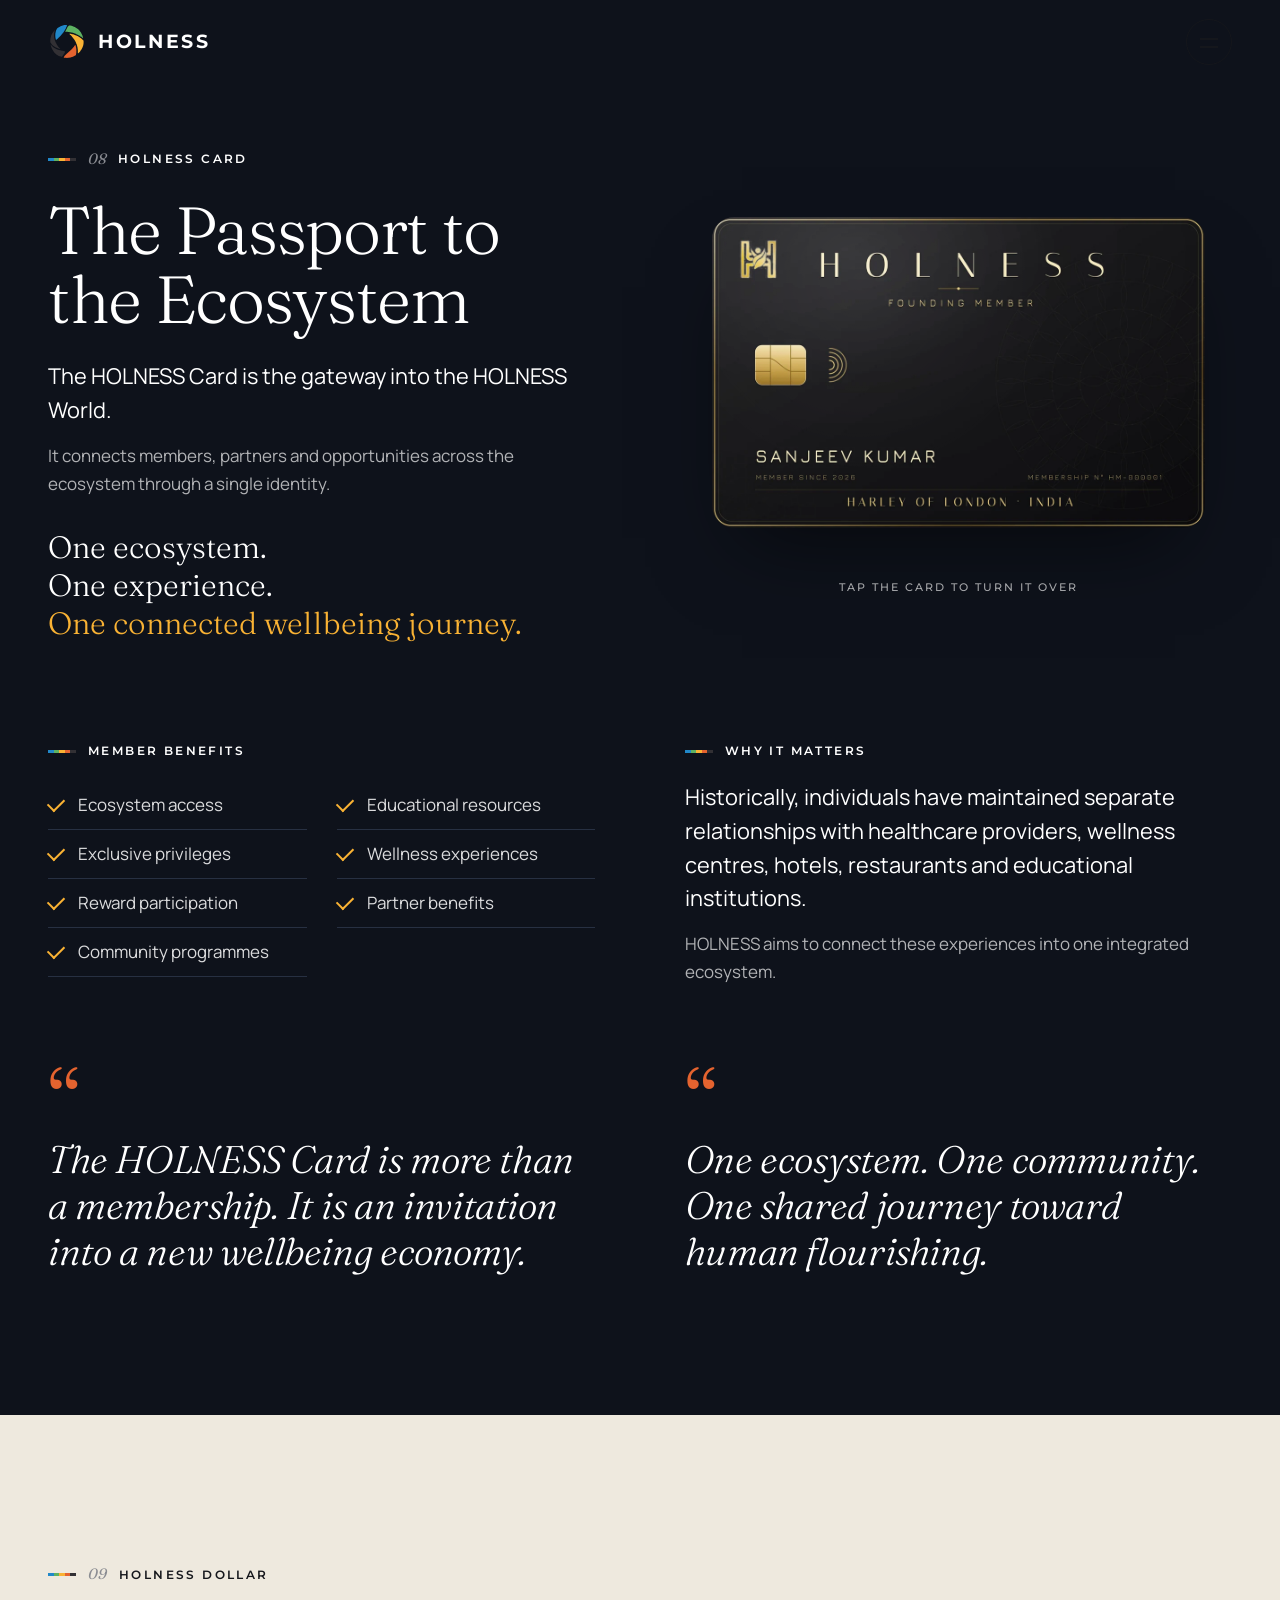
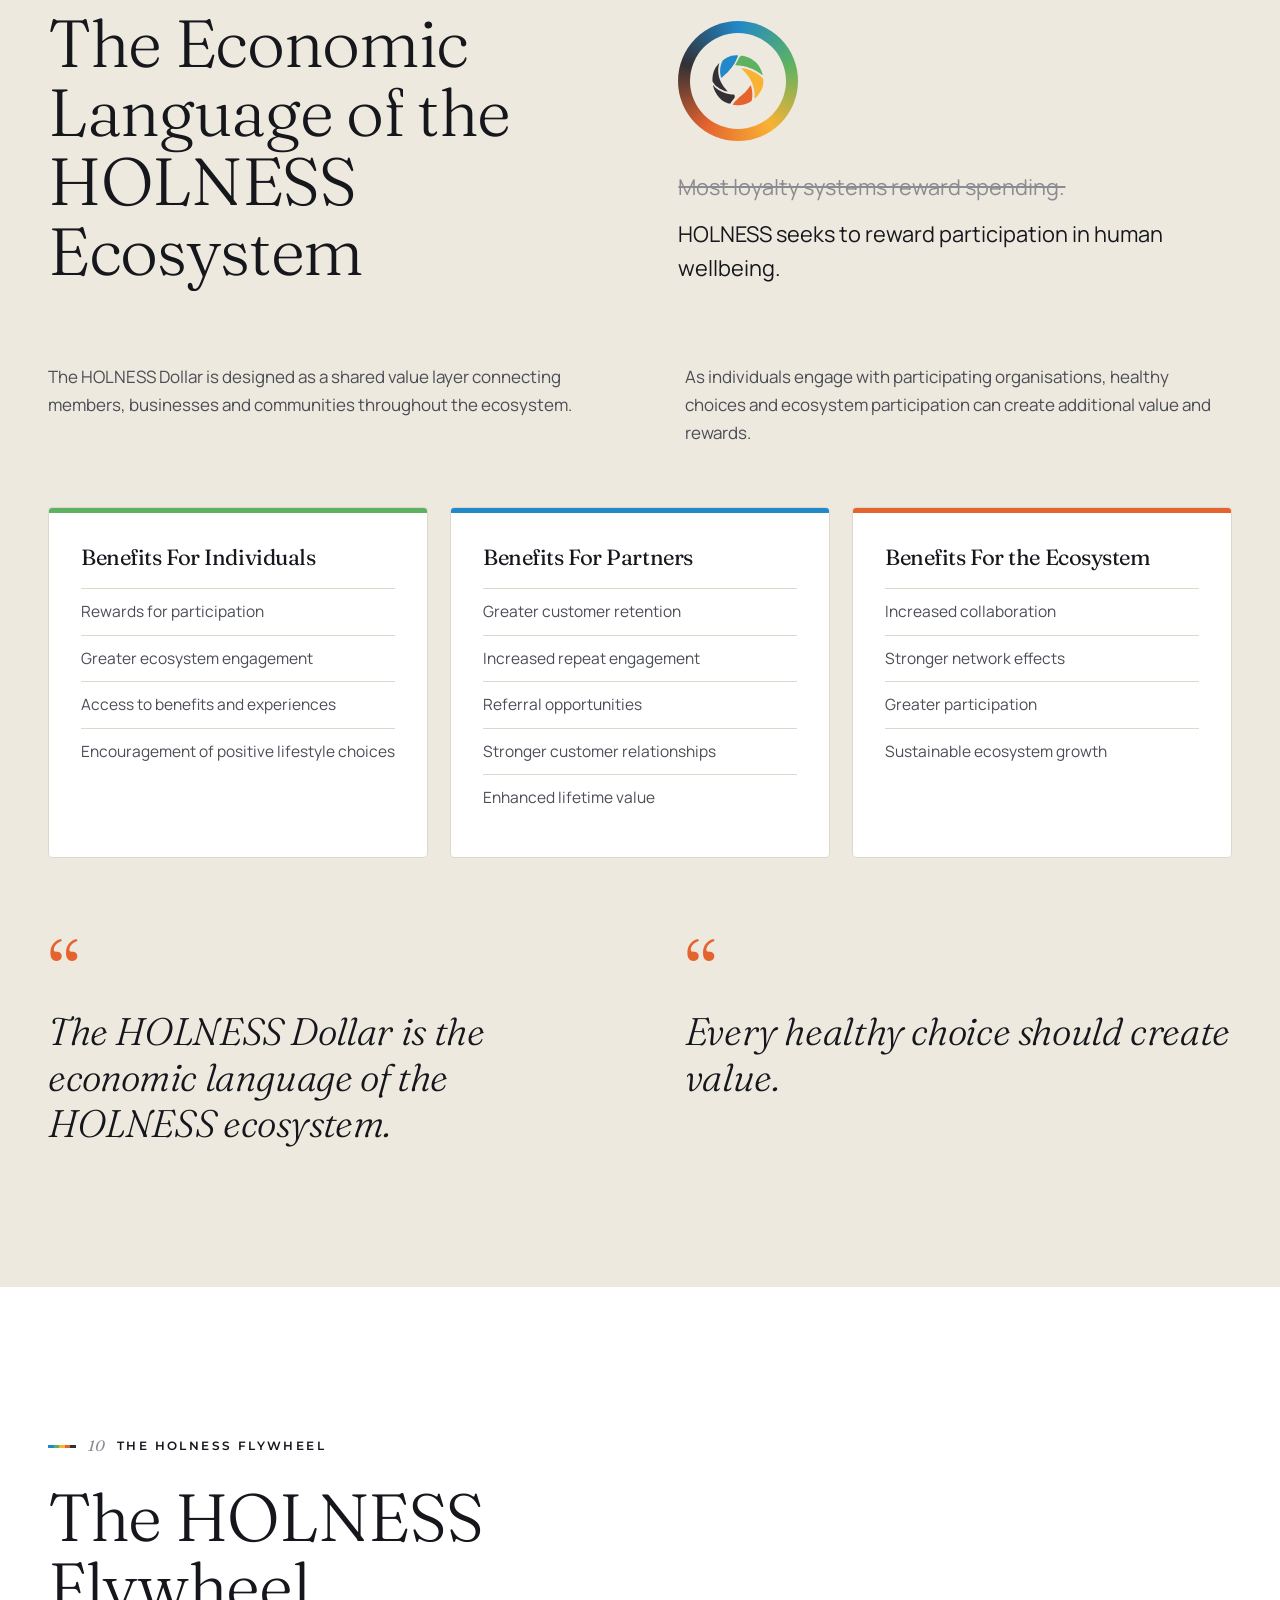
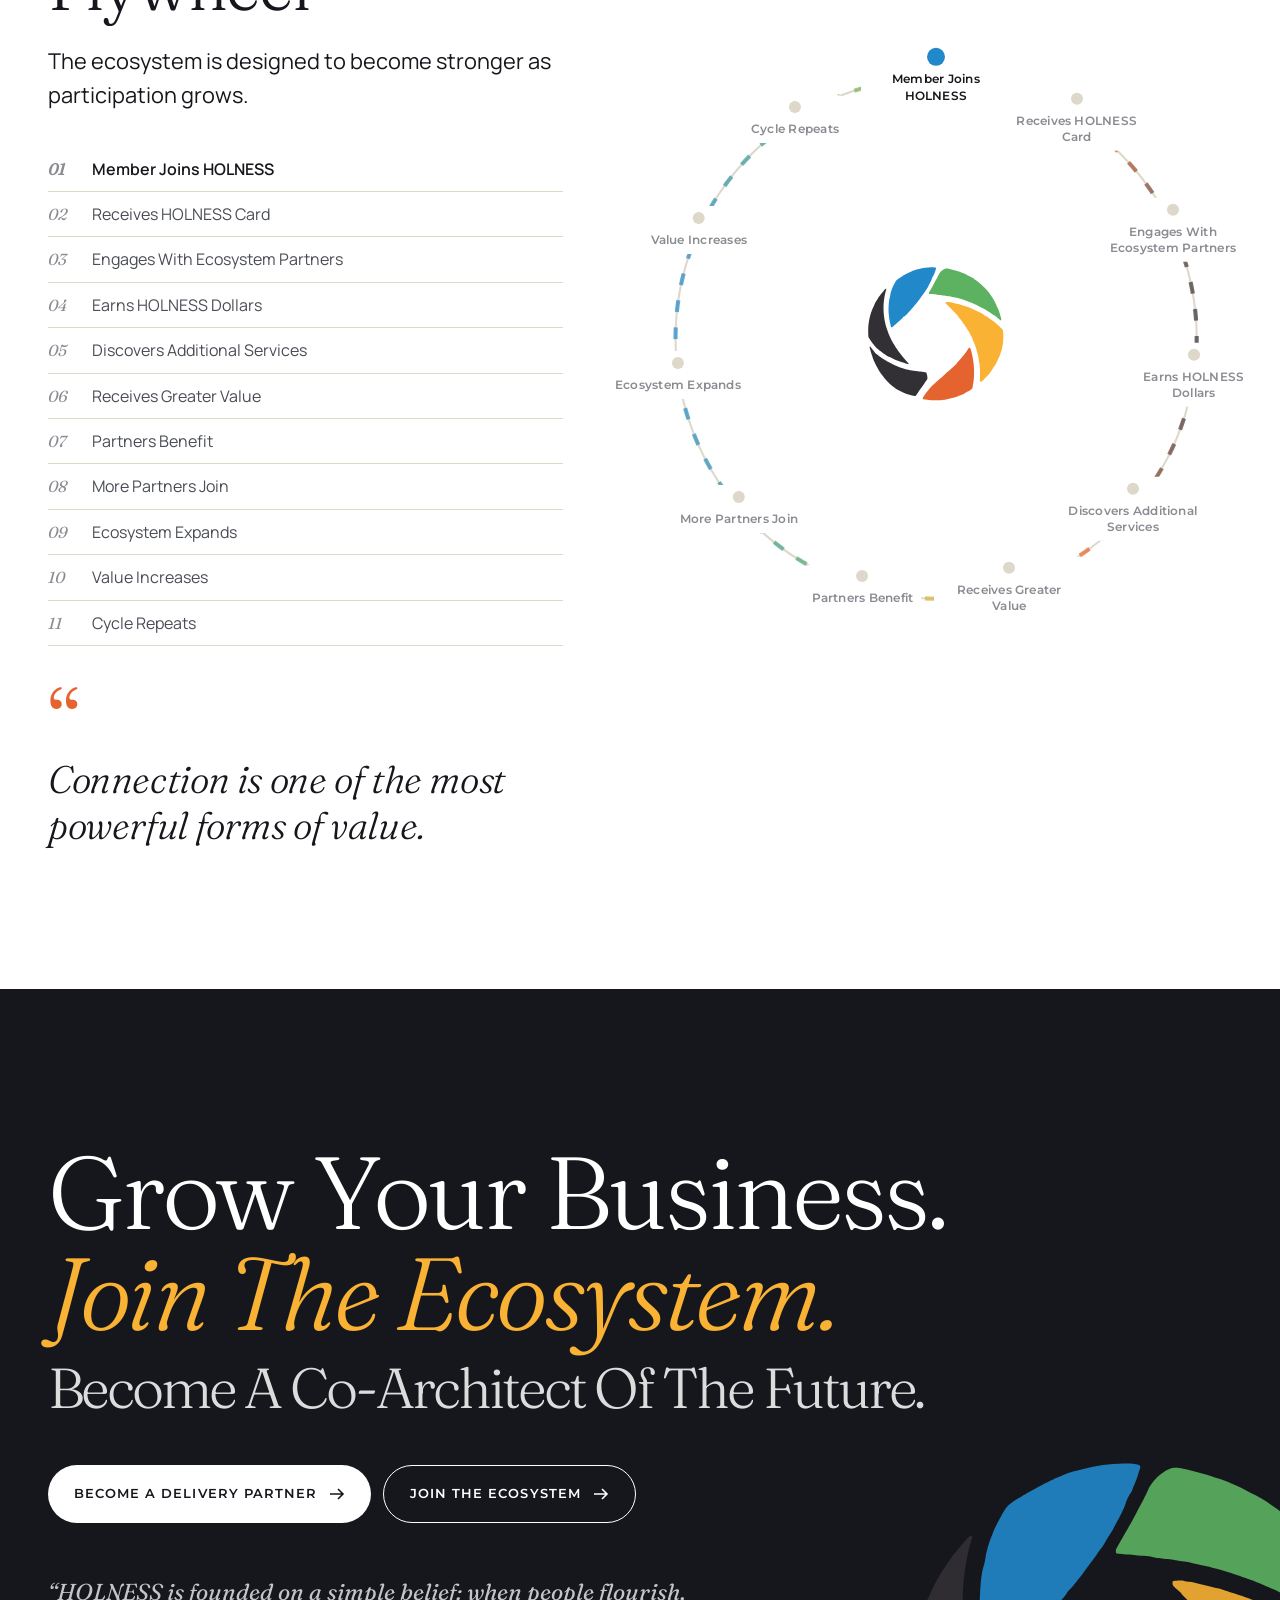
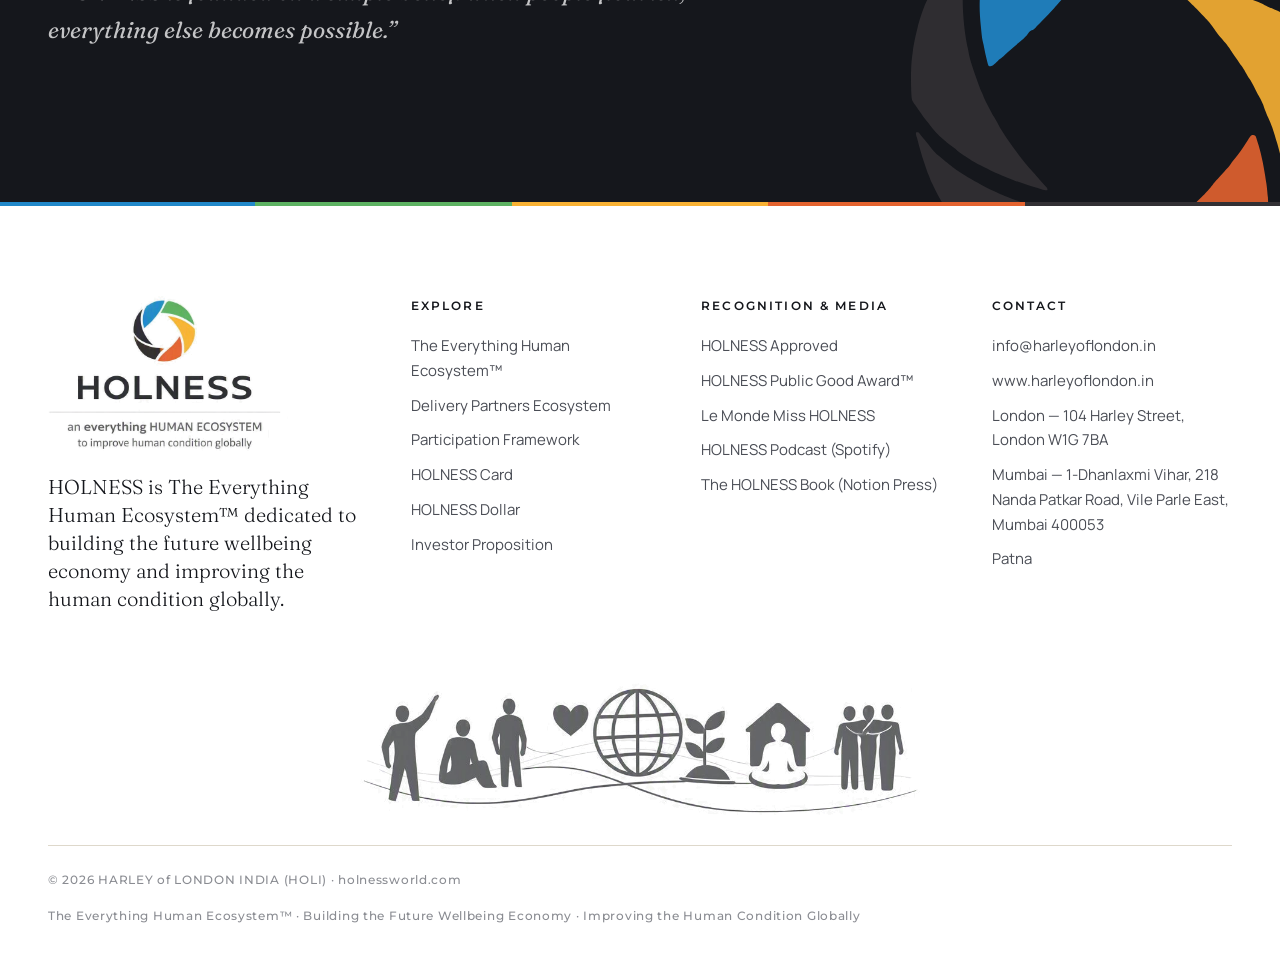
<file: card-and-dollar.html>
<!DOCTYPE html>
<html lang="en">
<head>
<meta charset="utf-8">
<meta name="viewport" content="width=device-width, initial-scale=1">
<title>HOLNESS Card & HOLNESS Dollar — HOLNESS World</title>
<meta name="description" content="HOLNESS — The Everything Human Ecosystem™. Welcome to The HOLNESS World, the HOLNESS Delivery Partners Ecosystem. Building the Future Wellbeing Economy. Improving the Human Condition Globally.">
<meta property="og:title" content="HOLNESS Card & HOLNESS Dollar — HOLNESS World">
<meta property="og:description" content="HOLNESS — The Everything Human Ecosystem™. Welcome to The HOLNESS World, the HOLNESS Delivery Partners Ecosystem. Building the Future Wellbeing Economy. Improving the Human Condition Globally.">
<link rel="icon" type="image/svg+xml" href="images/holness-mark.svg">
<link rel="stylesheet" href="css/style.css">
<script>document.documentElement.className+=' js';</script>
</head>
<body class="hero-dark">
<!-- ======================= HEADER (same on every page) ======================= -->
<div class="preloader" aria-hidden="true"><svg class="mark" viewBox="0 0 200 195.2" aria-hidden="true" ><path class="b b0 b-ink" fill="#323034" fill-rule="evenodd" d="M62.08,136.25C61.36,136.03 60.40,135.75 59.94,135.61C56.52,134.62 52.54,133.27 50.42,132.38C49.96,132.19 49.10,131.85 48.51,131.63C45.45,130.45 37.04,126.36 35.08,125.08C34.48,124.69 33.45,124.02 32.80,123.59C31.52,122.76 29.45,121.25 29.34,121.06C29.30,121.00 28.54,120.40 27.65,119.75C26.76,119.09 25.79,118.32 25.49,118.05C25.19,117.77 24.70,117.36 24.40,117.14C23.40,116.38 21.05,113.99 20.14,112.80C19.64,112.14 18.73,110.99 18.11,110.24C17.49,109.49 16.43,108.04 15.76,107.02C15.09,106.01 14.08,104.56 13.52,103.81C12.21,102.07 12.16,101.90 12.02,98.75C11.80,93.69 11.93,88.17 12.33,85.42C12.43,84.76 12.59,83.56 12.68,82.74C13.04,79.80 14.49,73.40 15.47,70.42C16.86,66.20 17.19,65.38 18.63,62.44C19.18,61.33 19.73,60.15 19.86,59.82C20.31,58.68 21.75,55.88 22.55,54.58C23.00,53.86 23.71,52.71 24.13,52.02C24.56,51.34 25.05,50.59 25.23,50.36C25.41,50.13 25.83,49.54 26.16,49.05C27.65,46.86 28.73,45.47 31.66,41.96C34.06,39.08 34.34,38.81 34.96,38.81C35.47,38.81 35.48,38.81 35.48,39.23C35.48,39.47 35.21,40.46 34.88,41.44C34.31,43.15 33.31,47.70 32.98,50.12C32.91,50.61 32.83,51.09 32.80,51.19C32.70,51.53 32.15,56.36 32.03,57.98C31.70,62.41 31.74,65.49 32.20,71.49C32.41,74.30 33.22,79.76 33.69,81.60C33.81,82.06 33.97,82.86 34.05,83.38C34.37,85.54 35.10,87.98 37.14,93.75C38.31,97.07 38.74,98.21 39.13,98.97C39.29,99.29 39.61,100.04 39.84,100.64C40.07,101.24 40.66,102.50 41.16,103.45C41.66,104.40 42.31,105.66 42.61,106.25C42.91,106.84 43.49,107.86 43.88,108.51C44.28,109.17 45.03,110.48 45.54,111.43C48.02,116.07 54.43,124.81 59.17,130.02C59.73,130.63 60.49,131.51 60.86,131.96C61.24,132.42 62.19,133.47 62.97,134.29C64.28,135.65 64.40,135.81 64.40,136.22C64.40,136.67 64.40,136.67 63.90,136.65C63.62,136.64 62.80,136.46 62.08,136.25Z"/><path class="b b1 b-blue" fill="#2188C9" fill-rule="evenodd" d="M41.63,88.48C41.35,87.76 40.39,83.76 40.12,82.14C39.98,81.32 39.74,80.17 39.58,79.58C39.42,78.99 39.24,77.98 39.17,77.32C39.10,76.67 38.96,75.35 38.87,74.40C38.30,69.01 38.21,66.23 38.45,61.55C38.76,55.62 39.11,52.87 39.87,50.38C40.12,49.55 40.37,48.55 40.41,48.15C40.77,45.14 41.80,41.54 43.51,37.38C44.36,35.29 47.13,30.04 48.19,28.50C49.23,26.98 50.89,25.69 54.29,23.75C55.10,23.28 56.39,22.52 57.14,22.06C58.75,21.09 60.98,19.85 62.32,19.19C65.15,17.78 68.24,16.31 68.87,16.07C69.26,15.92 70.15,15.55 70.83,15.26C72.57,14.52 73.18,14.32 74.82,13.93C75.61,13.75 76.97,13.41 77.86,13.18C83.32,11.76 88.14,11.10 93.76,10.99C96.64,10.93 98.97,11.19 99.91,11.69C100.20,11.84 100.18,12.65 99.87,13.33C99.74,13.63 99.55,14.21 99.45,14.63C99.26,15.44 98.33,18.02 97.75,19.37C97.55,19.81 97.25,20.55 97.07,21.01C96.90,21.47 96.57,22.10 96.35,22.42C95.60,23.47 94.78,25.16 94.53,26.17C94.39,26.72 93.99,27.74 93.65,28.44C93.30,29.13 92.95,29.89 92.86,30.12C92.77,30.35 92.31,31.23 91.84,32.08C91.37,32.93 90.75,34.06 90.47,34.58C90.18,35.11 89.82,35.82 89.68,36.17C89.54,36.51 88.94,37.51 88.35,38.38C87.76,39.25 86.99,40.50 86.62,41.16C85.77,42.73 85.50,43.13 84.77,43.99C84.43,44.38 83.89,45.13 83.57,45.65C83.25,46.18 82.48,47.25 81.86,48.04C81.24,48.82 80.13,50.32 79.39,51.37C78.66,52.42 77.75,53.65 77.38,54.11C77.01,54.57 76.00,55.85 75.14,56.96C74.15,58.24 73.32,59.19 72.89,59.53C72.43,59.89 72.11,60.26 71.92,60.66C71.54,61.44 71.05,62.07 69.66,63.57C69.02,64.26 68.05,65.36 67.50,66.01C65.49,68.41 59.09,75.00 58.76,75.00C58.23,75.01 57.37,75.61 57.03,76.23C56.57,77.03 55.06,78.53 53.10,80.13C51.20,81.67 49.43,83.22 47.98,84.59C47.36,85.19 46.58,85.86 46.25,86.10C45.92,86.34 45.49,86.70 45.30,86.91C45.10,87.12 44.52,87.66 44.02,88.11C43.12,88.91 43.08,88.93 42.45,88.93C41.82,88.93 41.81,88.92 41.63,88.48Z"/><path class="b b2 b-green" fill="#5DB262" fill-rule="evenodd" d="M182.96,79.20C182.46,78.75 181.66,78.08 181.17,77.70C179.38,76.29 179.09,76.05 178.27,75.34C177.82,74.94 176.96,74.31 176.37,73.92C175.78,73.54 175.08,73.07 174.82,72.88C173.81,72.15 167.89,68.24 167.50,68.04C167.27,67.93 166.71,67.60 166.25,67.30C164.24,66.02 162.64,65.12 160.36,64.01C159.01,63.36 157.14,62.38 156.19,61.84C153.56,60.35 151.61,59.38 150.36,58.95C149.74,58.73 148.48,58.19 147.56,57.73C146.64,57.28 145.25,56.70 144.46,56.44C143.68,56.19 142.77,55.86 142.44,55.72C142.11,55.57 141.28,55.27 140.60,55.04C139.91,54.81 138.81,54.42 138.15,54.17C134.38,52.75 128.83,51.12 125.12,50.35C124.23,50.17 122.41,49.78 121.07,49.48C119.73,49.18 117.88,48.83 116.96,48.69C116.05,48.56 114.55,48.31 113.63,48.16C112.71,48.00 111.43,47.81 110.77,47.74C107.35,47.36 106.57,47.25 105.17,46.98C104.32,46.82 102.61,46.60 101.37,46.49C100.12,46.39 98.46,46.23 97.68,46.14C96.89,46.05 95.18,45.91 93.87,45.83C90.84,45.66 90.71,45.61 90.71,44.68C90.71,44.10 90.78,43.88 91.20,43.18C91.63,42.46 92.57,40.81 94.26,37.80C94.55,37.27 94.88,36.71 95.00,36.55C95.11,36.38 95.38,35.90 95.60,35.48C95.81,35.05 96.19,34.40 96.44,34.03C96.69,33.66 97.61,31.95 98.49,30.22C99.36,28.50 100.23,26.84 100.42,26.55C100.85,25.86 102.37,22.83 102.91,21.56C104.39,18.10 107.82,14.60 111.09,13.21C112.70,12.52 114.11,12.47 116.61,13.01C126.42,15.14 136.41,18.63 141.36,21.66C141.79,21.92 142.45,22.27 142.83,22.43C145.31,23.48 148.06,25.12 151.25,27.45C151.84,27.88 152.79,28.55 153.37,28.94C153.94,29.33 155.01,30.16 155.75,30.79C156.48,31.41 157.78,32.49 158.63,33.19C160.63,34.84 165.52,39.65 166.55,40.97C166.99,41.54 167.54,42.24 167.78,42.52C168.58,43.47 169.99,45.41 170.95,46.85C171.47,47.63 172.20,48.72 172.57,49.26C173.32,50.35 173.83,51.19 174.69,52.80C175.01,53.39 175.53,54.30 175.84,54.82C176.15,55.35 176.52,56.07 176.67,56.43C176.81,56.79 177.15,57.51 177.44,58.04C177.72,58.56 178.19,59.58 178.49,60.30C178.78,61.02 179.43,62.44 179.93,63.45C181.16,65.92 181.40,66.52 182.38,69.58C184.16,75.09 184.88,77.90 184.88,79.25C184.88,80.00 184.88,80.00 184.37,80.00C183.92,80.00 183.78,79.92 182.96,79.20Z"/><path class="b b3 b-yellow" fill="#F9B234" fill-rule="evenodd" d="M157.40,159.43C156.90,158.13 156.80,156.13 157.09,153.27C157.26,151.54 157.18,144.11 156.96,141.01C156.75,138.15 156.51,136.14 156.25,135.13C156.10,134.50 155.93,133.64 155.89,133.21C155.65,130.68 155.08,127.01 154.77,126.03C154.58,125.43 154.12,123.74 153.75,122.26C153.39,120.79 152.88,118.91 152.62,118.10C152.36,117.28 151.92,115.80 151.62,114.82C151.00,112.74 150.32,110.94 149.29,108.70C148.61,107.21 147.62,104.64 147.35,103.69C147.22,103.19 146.07,100.89 145.54,100.06C145.33,99.73 144.70,98.53 144.14,97.38C143.58,96.24 142.69,94.65 142.17,93.87C141.64,93.08 140.90,91.85 140.51,91.13C140.13,90.41 139.46,89.36 139.03,88.79C138.59,88.23 138.09,87.51 137.91,87.19C137.73,86.87 137.38,86.37 137.14,86.07C136.90,85.78 136.44,85.13 136.11,84.64C135.79,84.15 135.36,83.51 135.16,83.21C134.96,82.92 134.50,82.22 134.13,81.67C133.76,81.11 133.12,80.27 132.71,79.80C132.30,79.33 131.51,78.42 130.95,77.78C130.39,77.13 129.34,75.75 128.63,74.70C127.91,73.65 126.95,72.34 126.48,71.79C125.25,70.33 119.82,64.81 118.24,63.43C117.51,62.78 116.59,61.83 116.20,61.32C115.81,60.81 115.35,60.30 115.18,60.19C114.58,59.79 112.95,58.30 112.73,57.93C112.58,57.69 112.50,57.34 112.50,56.94C112.50,56.33 112.50,56.32 112.95,56.19C113.77,55.95 116.17,55.90 116.97,56.11C117.37,56.22 118.31,56.39 119.05,56.49C119.80,56.60 121.54,56.97 122.92,57.31C125.68,58.01 128.49,58.67 130.27,59.05C130.92,59.19 131.77,59.45 132.18,59.63C132.58,59.81 133.85,60.24 135.00,60.59C137.71,61.40 141.45,62.64 142.20,62.97C142.53,63.12 143.65,63.55 144.70,63.94C145.78,64.34 147.02,64.90 147.56,65.22C148.08,65.54 148.91,65.95 149.40,66.13C150.50,66.54 152.56,67.46 153.94,68.16C154.51,68.45 155.26,68.79 155.61,68.93C155.96,69.07 156.71,69.44 157.26,69.75C157.82,70.07 158.93,70.69 159.74,71.14C160.55,71.59 161.54,72.22 161.94,72.54C163.12,73.45 163.67,73.78 164.57,74.12C165.95,74.64 166.42,74.92 167.80,76.04C168.52,76.63 169.51,77.36 170.00,77.68C170.99,78.31 173.52,80.18 173.63,80.36C173.67,80.42 174.35,80.93 175.14,81.50C175.93,82.07 177.06,83.00 177.66,83.57C178.26,84.14 179.29,85.02 179.94,85.52C180.63,86.05 181.61,86.98 182.27,87.71C183.02,88.56 183.78,89.26 184.53,89.79C186.34,91.09 186.85,92.10 187.22,95.12C187.63,98.45 187.53,105.79 187.03,109.23C186.26,114.50 185.41,118.62 184.82,120.00C184.59,120.53 184.13,121.84 183.79,122.90C183.00,125.41 182.12,127.55 180.83,130.12C180.26,131.26 179.62,132.60 179.41,133.08C179.20,133.57 178.82,134.30 178.57,134.71C178.32,135.11 177.92,135.90 177.68,136.46C177.43,137.04 177.00,137.77 176.67,138.17C175.72,139.31 174.40,141.28 173.68,142.62C173.07,143.77 172.66,144.39 171.10,146.55C170.79,146.97 170.17,147.86 169.72,148.51C169.26,149.17 168.40,150.21 167.81,150.84C167.21,151.47 166.49,152.27 166.19,152.63C165.90,152.98 165.17,153.71 164.58,154.24C163.99,154.76 163.09,155.72 162.56,156.36C161.69,157.44 160.30,158.73 159.22,159.46C158.56,159.91 157.58,159.90 157.40,159.43Z"/><path class="b b4 b-orange" fill="#E4632F" fill-rule="evenodd" d="M93.38,183.57C92.32,183.45 91.06,183.29 90.58,183.22C90.10,183.14 88.90,183.03 87.92,182.98C86.93,182.92 85.76,182.79 85.30,182.69C84.84,182.59 84.26,182.50 84.01,182.50C82.17,182.49 82.28,181.26 84.43,177.96C85.79,175.88 87.49,173.48 88.07,172.84C88.38,172.49 88.83,171.96 89.05,171.67C89.28,171.37 89.83,170.73 90.28,170.24C90.73,169.75 91.51,168.84 92.02,168.21C93.01,167.00 98.91,161.18 100.31,160.04C101.37,159.18 104.25,156.67 105.55,155.48C107.14,154.01 108.05,153.23 108.96,152.54C109.43,152.18 110.41,151.28 111.13,150.55C112.69,148.98 113.92,147.86 116.49,145.71C120.08,142.71 121.02,141.87 123.62,139.36C125.18,137.85 126.45,136.51 126.80,136.01C127.12,135.55 127.68,134.83 128.05,134.40C128.41,133.98 129.04,133.23 129.45,132.74C129.85,132.25 130.93,131.06 131.85,130.09C133.72,128.11 134.33,127.40 135.03,126.37C135.29,125.98 135.92,125.16 136.42,124.54C137.98,122.62 139.53,120.46 140.89,118.28C142.64,115.50 142.75,115.37 143.41,115.37C144.22,115.35 144.47,115.58 144.75,116.55C144.88,116.97 145.08,117.64 145.21,118.04C146.39,121.57 147.47,126.39 148.17,131.25C148.26,131.90 148.45,133.07 148.58,133.83C148.71,134.59 148.87,135.96 148.93,136.86C149.00,137.77 149.11,138.89 149.19,139.35C149.26,139.83 149.34,142.63 149.37,146.07C149.44,153.73 149.21,157.05 148.26,162.23C148.10,163.09 147.85,164.76 147.69,165.94C147.33,168.69 147.19,168.87 144.29,170.57C143.66,170.93 143.07,171.30 142.97,171.39C142.80,171.53 142.00,171.97 139.54,173.29C139.12,173.52 138.58,173.85 138.34,174.04C138.11,174.22 137.51,174.58 137.02,174.82C136.53,175.07 135.98,175.37 135.80,175.50C135.61,175.63 135.07,175.89 134.58,176.08C134.10,176.27 133.49,176.53 133.23,176.66C132.97,176.79 132.29,177.04 131.71,177.20C131.14,177.37 130.23,177.72 129.70,177.98C129.16,178.24 128.67,178.45 128.61,178.45C128.31,178.45 126.95,178.97 126.45,179.28C125.76,179.71 119.28,181.45 117.38,181.73C117.09,181.77 116.26,181.96 115.54,182.15C114.82,182.34 113.69,182.55 113.04,182.62C112.38,182.70 111.31,182.86 110.65,182.99C107.07,183.69 97.41,184.01 93.38,183.57Z"/><path class="b b5 b-ink" fill="#323034" fill-rule="evenodd" d="M71.50,178.03C71.25,177.93 70.69,177.80 70.25,177.73C67.35,177.24 61.43,175.34 58.15,173.84C57.37,173.48 55.79,172.76 54.64,172.23C50.35,170.27 46.42,167.77 42.38,164.46C42.02,164.16 41.36,163.61 40.90,163.24C38.33,161.12 33.42,155.62 30.17,151.22C28.19,148.55 25.75,144.83 24.58,142.68C24.00,141.63 23.10,140.00 22.58,139.05C22.06,138.10 21.34,136.71 20.99,135.95C20.63,135.20 20.15,134.21 19.92,133.75C19.69,133.29 19.34,132.46 19.14,131.90C18.94,131.35 18.67,130.68 18.54,130.42C18.33,130.00 17.82,128.53 16.56,124.70C16.05,123.17 14.93,119.28 14.65,118.10C14.52,117.54 14.28,116.69 14.11,116.20C13.95,115.71 13.81,115.08 13.81,114.80C13.81,114.29 13.81,114.29 14.34,114.29C14.86,114.29 14.89,114.31 15.35,114.99C15.61,115.38 16.35,116.31 16.99,117.06C17.63,117.81 18.34,118.67 18.57,118.98C21.00,122.16 21.13,122.29 24.76,125.17C26.30,126.39 27.83,127.61 28.15,127.88C31.13,130.33 41.07,135.94 45.77,137.84C46.43,138.10 47.79,138.67 48.81,139.10C51.71,140.34 55.48,141.72 57.56,142.30C61.65,143.46 66.26,144.56 69.05,145.06C70.00,145.23 70.96,145.42 71.19,145.48C72.36,145.77 78.50,146.42 83.99,146.84C87.26,147.08 87.56,147.25 87.84,149.03C87.92,149.51 88.12,150.23 88.29,150.63C88.54,151.23 88.62,151.67 88.71,152.98C88.77,153.86 88.85,154.86 88.88,155.21C88.94,155.76 88.91,155.91 88.57,156.52C87.99,157.55 85.35,161.35 83.74,163.47C83.28,164.08 82.53,165.12 82.07,165.77C81.62,166.42 80.78,167.62 80.21,168.44C78.78,170.49 76.49,173.99 75.67,175.37C75.15,176.25 73.74,178.05 73.50,178.14C73.17,178.27 71.98,178.20 71.50,178.03Z"/></svg><span class="word">HOLNESS</span></div>
<div class="progress" aria-hidden="true"></div>
<header class="site-header">
  <div class="wrap">
    <a class="brand" href="index.html" aria-label="HOLNESS World home"><svg class="mark" viewBox="0 0 200 195.2" aria-hidden="true" ><path class="b b0 b-ink" fill="#323034" fill-rule="evenodd" d="M62.08,136.25C61.36,136.03 60.40,135.75 59.94,135.61C56.52,134.62 52.54,133.27 50.42,132.38C49.96,132.19 49.10,131.85 48.51,131.63C45.45,130.45 37.04,126.36 35.08,125.08C34.48,124.69 33.45,124.02 32.80,123.59C31.52,122.76 29.45,121.25 29.34,121.06C29.30,121.00 28.54,120.40 27.65,119.75C26.76,119.09 25.79,118.32 25.49,118.05C25.19,117.77 24.70,117.36 24.40,117.14C23.40,116.38 21.05,113.99 20.14,112.80C19.64,112.14 18.73,110.99 18.11,110.24C17.49,109.49 16.43,108.04 15.76,107.02C15.09,106.01 14.08,104.56 13.52,103.81C12.21,102.07 12.16,101.90 12.02,98.75C11.80,93.69 11.93,88.17 12.33,85.42C12.43,84.76 12.59,83.56 12.68,82.74C13.04,79.80 14.49,73.40 15.47,70.42C16.86,66.20 17.19,65.38 18.63,62.44C19.18,61.33 19.73,60.15 19.86,59.82C20.31,58.68 21.75,55.88 22.55,54.58C23.00,53.86 23.71,52.71 24.13,52.02C24.56,51.34 25.05,50.59 25.23,50.36C25.41,50.13 25.83,49.54 26.16,49.05C27.65,46.86 28.73,45.47 31.66,41.96C34.06,39.08 34.34,38.81 34.96,38.81C35.47,38.81 35.48,38.81 35.48,39.23C35.48,39.47 35.21,40.46 34.88,41.44C34.31,43.15 33.31,47.70 32.98,50.12C32.91,50.61 32.83,51.09 32.80,51.19C32.70,51.53 32.15,56.36 32.03,57.98C31.70,62.41 31.74,65.49 32.20,71.49C32.41,74.30 33.22,79.76 33.69,81.60C33.81,82.06 33.97,82.86 34.05,83.38C34.37,85.54 35.10,87.98 37.14,93.75C38.31,97.07 38.74,98.21 39.13,98.97C39.29,99.29 39.61,100.04 39.84,100.64C40.07,101.24 40.66,102.50 41.16,103.45C41.66,104.40 42.31,105.66 42.61,106.25C42.91,106.84 43.49,107.86 43.88,108.51C44.28,109.17 45.03,110.48 45.54,111.43C48.02,116.07 54.43,124.81 59.17,130.02C59.73,130.63 60.49,131.51 60.86,131.96C61.24,132.42 62.19,133.47 62.97,134.29C64.28,135.65 64.40,135.81 64.40,136.22C64.40,136.67 64.40,136.67 63.90,136.65C63.62,136.64 62.80,136.46 62.08,136.25Z"/><path class="b b1 b-blue" fill="#2188C9" fill-rule="evenodd" d="M41.63,88.48C41.35,87.76 40.39,83.76 40.12,82.14C39.98,81.32 39.74,80.17 39.58,79.58C39.42,78.99 39.24,77.98 39.17,77.32C39.10,76.67 38.96,75.35 38.87,74.40C38.30,69.01 38.21,66.23 38.45,61.55C38.76,55.62 39.11,52.87 39.87,50.38C40.12,49.55 40.37,48.55 40.41,48.15C40.77,45.14 41.80,41.54 43.51,37.38C44.36,35.29 47.13,30.04 48.19,28.50C49.23,26.98 50.89,25.69 54.29,23.75C55.10,23.28 56.39,22.52 57.14,22.06C58.75,21.09 60.98,19.85 62.32,19.19C65.15,17.78 68.24,16.31 68.87,16.07C69.26,15.92 70.15,15.55 70.83,15.26C72.57,14.52 73.18,14.32 74.82,13.93C75.61,13.75 76.97,13.41 77.86,13.18C83.32,11.76 88.14,11.10 93.76,10.99C96.64,10.93 98.97,11.19 99.91,11.69C100.20,11.84 100.18,12.65 99.87,13.33C99.74,13.63 99.55,14.21 99.45,14.63C99.26,15.44 98.33,18.02 97.75,19.37C97.55,19.81 97.25,20.55 97.07,21.01C96.90,21.47 96.57,22.10 96.35,22.42C95.60,23.47 94.78,25.16 94.53,26.17C94.39,26.72 93.99,27.74 93.65,28.44C93.30,29.13 92.95,29.89 92.86,30.12C92.77,30.35 92.31,31.23 91.84,32.08C91.37,32.93 90.75,34.06 90.47,34.58C90.18,35.11 89.82,35.82 89.68,36.17C89.54,36.51 88.94,37.51 88.35,38.38C87.76,39.25 86.99,40.50 86.62,41.16C85.77,42.73 85.50,43.13 84.77,43.99C84.43,44.38 83.89,45.13 83.57,45.65C83.25,46.18 82.48,47.25 81.86,48.04C81.24,48.82 80.13,50.32 79.39,51.37C78.66,52.42 77.75,53.65 77.38,54.11C77.01,54.57 76.00,55.85 75.14,56.96C74.15,58.24 73.32,59.19 72.89,59.53C72.43,59.89 72.11,60.26 71.92,60.66C71.54,61.44 71.05,62.07 69.66,63.57C69.02,64.26 68.05,65.36 67.50,66.01C65.49,68.41 59.09,75.00 58.76,75.00C58.23,75.01 57.37,75.61 57.03,76.23C56.57,77.03 55.06,78.53 53.10,80.13C51.20,81.67 49.43,83.22 47.98,84.59C47.36,85.19 46.58,85.86 46.25,86.10C45.92,86.34 45.49,86.70 45.30,86.91C45.10,87.12 44.52,87.66 44.02,88.11C43.12,88.91 43.08,88.93 42.45,88.93C41.82,88.93 41.81,88.92 41.63,88.48Z"/><path class="b b2 b-green" fill="#5DB262" fill-rule="evenodd" d="M182.96,79.20C182.46,78.75 181.66,78.08 181.17,77.70C179.38,76.29 179.09,76.05 178.27,75.34C177.82,74.94 176.96,74.31 176.37,73.92C175.78,73.54 175.08,73.07 174.82,72.88C173.81,72.15 167.89,68.24 167.50,68.04C167.27,67.93 166.71,67.60 166.25,67.30C164.24,66.02 162.64,65.12 160.36,64.01C159.01,63.36 157.14,62.38 156.19,61.84C153.56,60.35 151.61,59.38 150.36,58.95C149.74,58.73 148.48,58.19 147.56,57.73C146.64,57.28 145.25,56.70 144.46,56.44C143.68,56.19 142.77,55.86 142.44,55.72C142.11,55.57 141.28,55.27 140.60,55.04C139.91,54.81 138.81,54.42 138.15,54.17C134.38,52.75 128.83,51.12 125.12,50.35C124.23,50.17 122.41,49.78 121.07,49.48C119.73,49.18 117.88,48.83 116.96,48.69C116.05,48.56 114.55,48.31 113.63,48.16C112.71,48.00 111.43,47.81 110.77,47.74C107.35,47.36 106.57,47.25 105.17,46.98C104.32,46.82 102.61,46.60 101.37,46.49C100.12,46.39 98.46,46.23 97.68,46.14C96.89,46.05 95.18,45.91 93.87,45.83C90.84,45.66 90.71,45.61 90.71,44.68C90.71,44.10 90.78,43.88 91.20,43.18C91.63,42.46 92.57,40.81 94.26,37.80C94.55,37.27 94.88,36.71 95.00,36.55C95.11,36.38 95.38,35.90 95.60,35.48C95.81,35.05 96.19,34.40 96.44,34.03C96.69,33.66 97.61,31.95 98.49,30.22C99.36,28.50 100.23,26.84 100.42,26.55C100.85,25.86 102.37,22.83 102.91,21.56C104.39,18.10 107.82,14.60 111.09,13.21C112.70,12.52 114.11,12.47 116.61,13.01C126.42,15.14 136.41,18.63 141.36,21.66C141.79,21.92 142.45,22.27 142.83,22.43C145.31,23.48 148.06,25.12 151.25,27.45C151.84,27.88 152.79,28.55 153.37,28.94C153.94,29.33 155.01,30.16 155.75,30.79C156.48,31.41 157.78,32.49 158.63,33.19C160.63,34.84 165.52,39.65 166.55,40.97C166.99,41.54 167.54,42.24 167.78,42.52C168.58,43.47 169.99,45.41 170.95,46.85C171.47,47.63 172.20,48.72 172.57,49.26C173.32,50.35 173.83,51.19 174.69,52.80C175.01,53.39 175.53,54.30 175.84,54.82C176.15,55.35 176.52,56.07 176.67,56.43C176.81,56.79 177.15,57.51 177.44,58.04C177.72,58.56 178.19,59.58 178.49,60.30C178.78,61.02 179.43,62.44 179.93,63.45C181.16,65.92 181.40,66.52 182.38,69.58C184.16,75.09 184.88,77.90 184.88,79.25C184.88,80.00 184.88,80.00 184.37,80.00C183.92,80.00 183.78,79.92 182.96,79.20Z"/><path class="b b3 b-yellow" fill="#F9B234" fill-rule="evenodd" d="M157.40,159.43C156.90,158.13 156.80,156.13 157.09,153.27C157.26,151.54 157.18,144.11 156.96,141.01C156.75,138.15 156.51,136.14 156.25,135.13C156.10,134.50 155.93,133.64 155.89,133.21C155.65,130.68 155.08,127.01 154.77,126.03C154.58,125.43 154.12,123.74 153.75,122.26C153.39,120.79 152.88,118.91 152.62,118.10C152.36,117.28 151.92,115.80 151.62,114.82C151.00,112.74 150.32,110.94 149.29,108.70C148.61,107.21 147.62,104.64 147.35,103.69C147.22,103.19 146.07,100.89 145.54,100.06C145.33,99.73 144.70,98.53 144.14,97.38C143.58,96.24 142.69,94.65 142.17,93.87C141.64,93.08 140.90,91.85 140.51,91.13C140.13,90.41 139.46,89.36 139.03,88.79C138.59,88.23 138.09,87.51 137.91,87.19C137.73,86.87 137.38,86.37 137.14,86.07C136.90,85.78 136.44,85.13 136.11,84.64C135.79,84.15 135.36,83.51 135.16,83.21C134.96,82.92 134.50,82.22 134.13,81.67C133.76,81.11 133.12,80.27 132.71,79.80C132.30,79.33 131.51,78.42 130.95,77.78C130.39,77.13 129.34,75.75 128.63,74.70C127.91,73.65 126.95,72.34 126.48,71.79C125.25,70.33 119.82,64.81 118.24,63.43C117.51,62.78 116.59,61.83 116.20,61.32C115.81,60.81 115.35,60.30 115.18,60.19C114.58,59.79 112.95,58.30 112.73,57.93C112.58,57.69 112.50,57.34 112.50,56.94C112.50,56.33 112.50,56.32 112.95,56.19C113.77,55.95 116.17,55.90 116.97,56.11C117.37,56.22 118.31,56.39 119.05,56.49C119.80,56.60 121.54,56.97 122.92,57.31C125.68,58.01 128.49,58.67 130.27,59.05C130.92,59.19 131.77,59.45 132.18,59.63C132.58,59.81 133.85,60.24 135.00,60.59C137.71,61.40 141.45,62.64 142.20,62.97C142.53,63.12 143.65,63.55 144.70,63.94C145.78,64.34 147.02,64.90 147.56,65.22C148.08,65.54 148.91,65.95 149.40,66.13C150.50,66.54 152.56,67.46 153.94,68.16C154.51,68.45 155.26,68.79 155.61,68.93C155.96,69.07 156.71,69.44 157.26,69.75C157.82,70.07 158.93,70.69 159.74,71.14C160.55,71.59 161.54,72.22 161.94,72.54C163.12,73.45 163.67,73.78 164.57,74.12C165.95,74.64 166.42,74.92 167.80,76.04C168.52,76.63 169.51,77.36 170.00,77.68C170.99,78.31 173.52,80.18 173.63,80.36C173.67,80.42 174.35,80.93 175.14,81.50C175.93,82.07 177.06,83.00 177.66,83.57C178.26,84.14 179.29,85.02 179.94,85.52C180.63,86.05 181.61,86.98 182.27,87.71C183.02,88.56 183.78,89.26 184.53,89.79C186.34,91.09 186.85,92.10 187.22,95.12C187.63,98.45 187.53,105.79 187.03,109.23C186.26,114.50 185.41,118.62 184.82,120.00C184.59,120.53 184.13,121.84 183.79,122.90C183.00,125.41 182.12,127.55 180.83,130.12C180.26,131.26 179.62,132.60 179.41,133.08C179.20,133.57 178.82,134.30 178.57,134.71C178.32,135.11 177.92,135.90 177.68,136.46C177.43,137.04 177.00,137.77 176.67,138.17C175.72,139.31 174.40,141.28 173.68,142.62C173.07,143.77 172.66,144.39 171.10,146.55C170.79,146.97 170.17,147.86 169.72,148.51C169.26,149.17 168.40,150.21 167.81,150.84C167.21,151.47 166.49,152.27 166.19,152.63C165.90,152.98 165.17,153.71 164.58,154.24C163.99,154.76 163.09,155.72 162.56,156.36C161.69,157.44 160.30,158.73 159.22,159.46C158.56,159.91 157.58,159.90 157.40,159.43Z"/><path class="b b4 b-orange" fill="#E4632F" fill-rule="evenodd" d="M93.38,183.57C92.32,183.45 91.06,183.29 90.58,183.22C90.10,183.14 88.90,183.03 87.92,182.98C86.93,182.92 85.76,182.79 85.30,182.69C84.84,182.59 84.26,182.50 84.01,182.50C82.17,182.49 82.28,181.26 84.43,177.96C85.79,175.88 87.49,173.48 88.07,172.84C88.38,172.49 88.83,171.96 89.05,171.67C89.28,171.37 89.83,170.73 90.28,170.24C90.73,169.75 91.51,168.84 92.02,168.21C93.01,167.00 98.91,161.18 100.31,160.04C101.37,159.18 104.25,156.67 105.55,155.48C107.14,154.01 108.05,153.23 108.96,152.54C109.43,152.18 110.41,151.28 111.13,150.55C112.69,148.98 113.92,147.86 116.49,145.71C120.08,142.71 121.02,141.87 123.62,139.36C125.18,137.85 126.45,136.51 126.80,136.01C127.12,135.55 127.68,134.83 128.05,134.40C128.41,133.98 129.04,133.23 129.45,132.74C129.85,132.25 130.93,131.06 131.85,130.09C133.72,128.11 134.33,127.40 135.03,126.37C135.29,125.98 135.92,125.16 136.42,124.54C137.98,122.62 139.53,120.46 140.89,118.28C142.64,115.50 142.75,115.37 143.41,115.37C144.22,115.35 144.47,115.58 144.75,116.55C144.88,116.97 145.08,117.64 145.21,118.04C146.39,121.57 147.47,126.39 148.17,131.25C148.26,131.90 148.45,133.07 148.58,133.83C148.71,134.59 148.87,135.96 148.93,136.86C149.00,137.77 149.11,138.89 149.19,139.35C149.26,139.83 149.34,142.63 149.37,146.07C149.44,153.73 149.21,157.05 148.26,162.23C148.10,163.09 147.85,164.76 147.69,165.94C147.33,168.69 147.19,168.87 144.29,170.57C143.66,170.93 143.07,171.30 142.97,171.39C142.80,171.53 142.00,171.97 139.54,173.29C139.12,173.52 138.58,173.85 138.34,174.04C138.11,174.22 137.51,174.58 137.02,174.82C136.53,175.07 135.98,175.37 135.80,175.50C135.61,175.63 135.07,175.89 134.58,176.08C134.10,176.27 133.49,176.53 133.23,176.66C132.97,176.79 132.29,177.04 131.71,177.20C131.14,177.37 130.23,177.72 129.70,177.98C129.16,178.24 128.67,178.45 128.61,178.45C128.31,178.45 126.95,178.97 126.45,179.28C125.76,179.71 119.28,181.45 117.38,181.73C117.09,181.77 116.26,181.96 115.54,182.15C114.82,182.34 113.69,182.55 113.04,182.62C112.38,182.70 111.31,182.86 110.65,182.99C107.07,183.69 97.41,184.01 93.38,183.57Z"/><path class="b b5 b-ink" fill="#323034" fill-rule="evenodd" d="M71.50,178.03C71.25,177.93 70.69,177.80 70.25,177.73C67.35,177.24 61.43,175.34 58.15,173.84C57.37,173.48 55.79,172.76 54.64,172.23C50.35,170.27 46.42,167.77 42.38,164.46C42.02,164.16 41.36,163.61 40.90,163.24C38.33,161.12 33.42,155.62 30.17,151.22C28.19,148.55 25.75,144.83 24.58,142.68C24.00,141.63 23.10,140.00 22.58,139.05C22.06,138.10 21.34,136.71 20.99,135.95C20.63,135.20 20.15,134.21 19.92,133.75C19.69,133.29 19.34,132.46 19.14,131.90C18.94,131.35 18.67,130.68 18.54,130.42C18.33,130.00 17.82,128.53 16.56,124.70C16.05,123.17 14.93,119.28 14.65,118.10C14.52,117.54 14.28,116.69 14.11,116.20C13.95,115.71 13.81,115.08 13.81,114.80C13.81,114.29 13.81,114.29 14.34,114.29C14.86,114.29 14.89,114.31 15.35,114.99C15.61,115.38 16.35,116.31 16.99,117.06C17.63,117.81 18.34,118.67 18.57,118.98C21.00,122.16 21.13,122.29 24.76,125.17C26.30,126.39 27.83,127.61 28.15,127.88C31.13,130.33 41.07,135.94 45.77,137.84C46.43,138.10 47.79,138.67 48.81,139.10C51.71,140.34 55.48,141.72 57.56,142.30C61.65,143.46 66.26,144.56 69.05,145.06C70.00,145.23 70.96,145.42 71.19,145.48C72.36,145.77 78.50,146.42 83.99,146.84C87.26,147.08 87.56,147.25 87.84,149.03C87.92,149.51 88.12,150.23 88.29,150.63C88.54,151.23 88.62,151.67 88.71,152.98C88.77,153.86 88.85,154.86 88.88,155.21C88.94,155.76 88.91,155.91 88.57,156.52C87.99,157.55 85.35,161.35 83.74,163.47C83.28,164.08 82.53,165.12 82.07,165.77C81.62,166.42 80.78,167.62 80.21,168.44C78.78,170.49 76.49,173.99 75.67,175.37C75.15,176.25 73.74,178.05 73.50,178.14C73.17,178.27 71.98,178.20 71.50,178.03Z"/></svg><span><span class="brand-name">HOLNESS</span><span class="brand-sub">The Everything Human Ecosystem™</span></span></a>
    <nav class="nav" aria-label="Main"><a href="ecosystem.html">Ecosystem</a><a href="delivery-partners.html">Delivery Partners</a><a href="holness-approved.html">HOLNESS Approved</a><a href="card-and-dollar.html" class="active">Card &amp; Dollar</a><a href="recognition.html">Recognition</a><a href="podcast-and-book.html">Podcast &amp; Book</a><a href="about.html">About</a></nav>
    <a class="btn btn-solid header-cta" href="contact.html?interest=partner">Become a Delivery Partner</a>
    <button class="menu-btn" aria-label="Open menu" aria-expanded="false"><span></span><span></span></button>
  </div>
</header>
<div class="mobile-menu">
  <nav aria-label="Mobile"><a href="ecosystem.html"><span>01</span>Ecosystem</a><a href="delivery-partners.html"><span>02</span>Delivery Partners</a><a href="holness-approved.html"><span>03</span>HOLNESS Approved</a><a href="card-and-dollar.html"><span>04</span>Card &amp; Dollar</a><a href="recognition.html"><span>05</span>Recognition</a><a href="podcast-and-book.html"><span>06</span>Podcast &amp; Book</a><a href="about.html"><span>07</span>About</a><a href="contact.html"><span>08</span>Contact</a></nav>
  <div class="mm-foot"><a class="btn btn-solid" href="contact.html?interest=partner">Become a Delivery Partner<svg viewBox="0 0 16 16" fill="none" stroke="currentColor" stroke-width="1.6" aria-hidden="true"><path d="M1 8h13M9 3l5 5-5 5"/></svg></a><span class="crumbs">info@harleyoflondon.in</span></div>
</div>
<!-- ======================= END HEADER ======================= -->

<main>

<!-- ======================= SECTION: 08 HOLNESS Card ======================= -->
<section class="sec on-dark" id="card">
  <div class="wrap">
    <div class="split-2">
      <div>
        <span class="kicker"><span class="num">08</span>HOLNESS Card</span>
        <h2 style="margin:24px 0 26px" data-split>The Passport to the Ecosystem</h2>
        <p class="lead" data-reveal>The HOLNESS Card is the gateway into the HOLNESS World.</p>
        <p data-reveal>It connects members, partners and opportunities across the ecosystem through a single identity.</p>
        <p class="one-lines" data-reveal><span>One ecosystem.</span><span>One experience.</span><span style="color:var(--yellow)">One connected wellbeing journey.</span></p>
      </div>
      <div data-reveal>
        <div class="card-stage"><div class="card3d" tabindex="0" role="button" aria-label="Flip the HOLNESS Card">
          <div class="face front"><img src="images/holness-card-front.webp" alt="HOLNESS Card, front"><span class="glare"></span></div>
          <div class="face back"><img src="images/holness-card-back.webp" alt="HOLNESS Card, back"><span class="glare"></span></div>
        </div></div>
        <p class="card-hint">Tap the card to turn it over</p>
      </div>
    </div>
    <div class="split-2 top" style="margin-top:90px">
      <div data-reveal><p class="kicker" style="margin-bottom:20px">Member Benefits</p>
        <ul class="ticks"><li>Ecosystem access</li><li>Exclusive privileges</li><li>Reward participation</li><li>Community programmes</li><li>Educational resources</li><li>Wellness experiences</li><li>Partner benefits</li></ul></div>
      <div data-reveal><p class="kicker" style="margin-bottom:20px">Why It Matters</p>
        <p class="lead">Historically, individuals have maintained separate relationships with healthcare providers, wellness centres, hotels, restaurants and educational institutions.</p>
        <p>HOLNESS aims to connect these experiences into one integrated ecosystem.</p></div>
    </div>
    <div class="split-2 top" style="margin-top:90px">
      <blockquote class="quote " data-reveal><span class="quote-mark">&ldquo;</span>The HOLNESS Card is more than a membership. It is an invitation into a new wellbeing economy.</blockquote>
      <blockquote class="quote " data-reveal><span class="quote-mark">&ldquo;</span>One ecosystem. One community. One shared journey toward human flourishing.</blockquote>
    </div>
  </div>
</section>

<!-- ======================= SECTION: 09 HOLNESS Dollar ======================= -->
<section class="sec sand" id="dollar">
  <div class="wrap">
    <div class="sec-head">
      <div><span class="kicker"><span class="num">09</span>HOLNESS Dollar</span><h2 data-split>The Economic Language of the HOLNESS Ecosystem</h2></div>
      <div data-reveal>
        <div class="coin" style="margin-bottom:30px"><span><svg class="ap" viewBox="0 0 200 195.2" aria-hidden="true" ><path class="b b0 b-ink" fill="#323034" fill-rule="evenodd" d="M62.08,136.25C61.36,136.03 60.40,135.75 59.94,135.61C56.52,134.62 52.54,133.27 50.42,132.38C49.96,132.19 49.10,131.85 48.51,131.63C45.45,130.45 37.04,126.36 35.08,125.08C34.48,124.69 33.45,124.02 32.80,123.59C31.52,122.76 29.45,121.25 29.34,121.06C29.30,121.00 28.54,120.40 27.65,119.75C26.76,119.09 25.79,118.32 25.49,118.05C25.19,117.77 24.70,117.36 24.40,117.14C23.40,116.38 21.05,113.99 20.14,112.80C19.64,112.14 18.73,110.99 18.11,110.24C17.49,109.49 16.43,108.04 15.76,107.02C15.09,106.01 14.08,104.56 13.52,103.81C12.21,102.07 12.16,101.90 12.02,98.75C11.80,93.69 11.93,88.17 12.33,85.42C12.43,84.76 12.59,83.56 12.68,82.74C13.04,79.80 14.49,73.40 15.47,70.42C16.86,66.20 17.19,65.38 18.63,62.44C19.18,61.33 19.73,60.15 19.86,59.82C20.31,58.68 21.75,55.88 22.55,54.58C23.00,53.86 23.71,52.71 24.13,52.02C24.56,51.34 25.05,50.59 25.23,50.36C25.41,50.13 25.83,49.54 26.16,49.05C27.65,46.86 28.73,45.47 31.66,41.96C34.06,39.08 34.34,38.81 34.96,38.81C35.47,38.81 35.48,38.81 35.48,39.23C35.48,39.47 35.21,40.46 34.88,41.44C34.31,43.15 33.31,47.70 32.98,50.12C32.91,50.61 32.83,51.09 32.80,51.19C32.70,51.53 32.15,56.36 32.03,57.98C31.70,62.41 31.74,65.49 32.20,71.49C32.41,74.30 33.22,79.76 33.69,81.60C33.81,82.06 33.97,82.86 34.05,83.38C34.37,85.54 35.10,87.98 37.14,93.75C38.31,97.07 38.74,98.21 39.13,98.97C39.29,99.29 39.61,100.04 39.84,100.64C40.07,101.24 40.66,102.50 41.16,103.45C41.66,104.40 42.31,105.66 42.61,106.25C42.91,106.84 43.49,107.86 43.88,108.51C44.28,109.17 45.03,110.48 45.54,111.43C48.02,116.07 54.43,124.81 59.17,130.02C59.73,130.63 60.49,131.51 60.86,131.96C61.24,132.42 62.19,133.47 62.97,134.29C64.28,135.65 64.40,135.81 64.40,136.22C64.40,136.67 64.40,136.67 63.90,136.65C63.62,136.64 62.80,136.46 62.08,136.25Z"/><path class="b b1 b-blue" fill="#2188C9" fill-rule="evenodd" d="M41.63,88.48C41.35,87.76 40.39,83.76 40.12,82.14C39.98,81.32 39.74,80.17 39.58,79.58C39.42,78.99 39.24,77.98 39.17,77.32C39.10,76.67 38.96,75.35 38.87,74.40C38.30,69.01 38.21,66.23 38.45,61.55C38.76,55.62 39.11,52.87 39.87,50.38C40.12,49.55 40.37,48.55 40.41,48.15C40.77,45.14 41.80,41.54 43.51,37.38C44.36,35.29 47.13,30.04 48.19,28.50C49.23,26.98 50.89,25.69 54.29,23.75C55.10,23.28 56.39,22.52 57.14,22.06C58.75,21.09 60.98,19.85 62.32,19.19C65.15,17.78 68.24,16.31 68.87,16.07C69.26,15.92 70.15,15.55 70.83,15.26C72.57,14.52 73.18,14.32 74.82,13.93C75.61,13.75 76.97,13.41 77.86,13.18C83.32,11.76 88.14,11.10 93.76,10.99C96.64,10.93 98.97,11.19 99.91,11.69C100.20,11.84 100.18,12.65 99.87,13.33C99.74,13.63 99.55,14.21 99.45,14.63C99.26,15.44 98.33,18.02 97.75,19.37C97.55,19.81 97.25,20.55 97.07,21.01C96.90,21.47 96.57,22.10 96.35,22.42C95.60,23.47 94.78,25.16 94.53,26.17C94.39,26.72 93.99,27.74 93.65,28.44C93.30,29.13 92.95,29.89 92.86,30.12C92.77,30.35 92.31,31.23 91.84,32.08C91.37,32.93 90.75,34.06 90.47,34.58C90.18,35.11 89.82,35.82 89.68,36.17C89.54,36.51 88.94,37.51 88.35,38.38C87.76,39.25 86.99,40.50 86.62,41.16C85.77,42.73 85.50,43.13 84.77,43.99C84.43,44.38 83.89,45.13 83.57,45.65C83.25,46.18 82.48,47.25 81.86,48.04C81.24,48.82 80.13,50.32 79.39,51.37C78.66,52.42 77.75,53.65 77.38,54.11C77.01,54.57 76.00,55.85 75.14,56.96C74.15,58.24 73.32,59.19 72.89,59.53C72.43,59.89 72.11,60.26 71.92,60.66C71.54,61.44 71.05,62.07 69.66,63.57C69.02,64.26 68.05,65.36 67.50,66.01C65.49,68.41 59.09,75.00 58.76,75.00C58.23,75.01 57.37,75.61 57.03,76.23C56.57,77.03 55.06,78.53 53.10,80.13C51.20,81.67 49.43,83.22 47.98,84.59C47.36,85.19 46.58,85.86 46.25,86.10C45.92,86.34 45.49,86.70 45.30,86.91C45.10,87.12 44.52,87.66 44.02,88.11C43.12,88.91 43.08,88.93 42.45,88.93C41.82,88.93 41.81,88.92 41.63,88.48Z"/><path class="b b2 b-green" fill="#5DB262" fill-rule="evenodd" d="M182.96,79.20C182.46,78.75 181.66,78.08 181.17,77.70C179.38,76.29 179.09,76.05 178.27,75.34C177.82,74.94 176.96,74.31 176.37,73.92C175.78,73.54 175.08,73.07 174.82,72.88C173.81,72.15 167.89,68.24 167.50,68.04C167.27,67.93 166.71,67.60 166.25,67.30C164.24,66.02 162.64,65.12 160.36,64.01C159.01,63.36 157.14,62.38 156.19,61.84C153.56,60.35 151.61,59.38 150.36,58.95C149.74,58.73 148.48,58.19 147.56,57.73C146.64,57.28 145.25,56.70 144.46,56.44C143.68,56.19 142.77,55.86 142.44,55.72C142.11,55.57 141.28,55.27 140.60,55.04C139.91,54.81 138.81,54.42 138.15,54.17C134.38,52.75 128.83,51.12 125.12,50.35C124.23,50.17 122.41,49.78 121.07,49.48C119.73,49.18 117.88,48.83 116.96,48.69C116.05,48.56 114.55,48.31 113.63,48.16C112.71,48.00 111.43,47.81 110.77,47.74C107.35,47.36 106.57,47.25 105.17,46.98C104.32,46.82 102.61,46.60 101.37,46.49C100.12,46.39 98.46,46.23 97.68,46.14C96.89,46.05 95.18,45.91 93.87,45.83C90.84,45.66 90.71,45.61 90.71,44.68C90.71,44.10 90.78,43.88 91.20,43.18C91.63,42.46 92.57,40.81 94.26,37.80C94.55,37.27 94.88,36.71 95.00,36.55C95.11,36.38 95.38,35.90 95.60,35.48C95.81,35.05 96.19,34.40 96.44,34.03C96.69,33.66 97.61,31.95 98.49,30.22C99.36,28.50 100.23,26.84 100.42,26.55C100.85,25.86 102.37,22.83 102.91,21.56C104.39,18.10 107.82,14.60 111.09,13.21C112.70,12.52 114.11,12.47 116.61,13.01C126.42,15.14 136.41,18.63 141.36,21.66C141.79,21.92 142.45,22.27 142.83,22.43C145.31,23.48 148.06,25.12 151.25,27.45C151.84,27.88 152.79,28.55 153.37,28.94C153.94,29.33 155.01,30.16 155.75,30.79C156.48,31.41 157.78,32.49 158.63,33.19C160.63,34.84 165.52,39.65 166.55,40.97C166.99,41.54 167.54,42.24 167.78,42.52C168.58,43.47 169.99,45.41 170.95,46.85C171.47,47.63 172.20,48.72 172.57,49.26C173.32,50.35 173.83,51.19 174.69,52.80C175.01,53.39 175.53,54.30 175.84,54.82C176.15,55.35 176.52,56.07 176.67,56.43C176.81,56.79 177.15,57.51 177.44,58.04C177.72,58.56 178.19,59.58 178.49,60.30C178.78,61.02 179.43,62.44 179.93,63.45C181.16,65.92 181.40,66.52 182.38,69.58C184.16,75.09 184.88,77.90 184.88,79.25C184.88,80.00 184.88,80.00 184.37,80.00C183.92,80.00 183.78,79.92 182.96,79.20Z"/><path class="b b3 b-yellow" fill="#F9B234" fill-rule="evenodd" d="M157.40,159.43C156.90,158.13 156.80,156.13 157.09,153.27C157.26,151.54 157.18,144.11 156.96,141.01C156.75,138.15 156.51,136.14 156.25,135.13C156.10,134.50 155.93,133.64 155.89,133.21C155.65,130.68 155.08,127.01 154.77,126.03C154.58,125.43 154.12,123.74 153.75,122.26C153.39,120.79 152.88,118.91 152.62,118.10C152.36,117.28 151.92,115.80 151.62,114.82C151.00,112.74 150.32,110.94 149.29,108.70C148.61,107.21 147.62,104.64 147.35,103.69C147.22,103.19 146.07,100.89 145.54,100.06C145.33,99.73 144.70,98.53 144.14,97.38C143.58,96.24 142.69,94.65 142.17,93.87C141.64,93.08 140.90,91.85 140.51,91.13C140.13,90.41 139.46,89.36 139.03,88.79C138.59,88.23 138.09,87.51 137.91,87.19C137.73,86.87 137.38,86.37 137.14,86.07C136.90,85.78 136.44,85.13 136.11,84.64C135.79,84.15 135.36,83.51 135.16,83.21C134.96,82.92 134.50,82.22 134.13,81.67C133.76,81.11 133.12,80.27 132.71,79.80C132.30,79.33 131.51,78.42 130.95,77.78C130.39,77.13 129.34,75.75 128.63,74.70C127.91,73.65 126.95,72.34 126.48,71.79C125.25,70.33 119.82,64.81 118.24,63.43C117.51,62.78 116.59,61.83 116.20,61.32C115.81,60.81 115.35,60.30 115.18,60.19C114.58,59.79 112.95,58.30 112.73,57.93C112.58,57.69 112.50,57.34 112.50,56.94C112.50,56.33 112.50,56.32 112.95,56.19C113.77,55.95 116.17,55.90 116.97,56.11C117.37,56.22 118.31,56.39 119.05,56.49C119.80,56.60 121.54,56.97 122.92,57.31C125.68,58.01 128.49,58.67 130.27,59.05C130.92,59.19 131.77,59.45 132.18,59.63C132.58,59.81 133.85,60.24 135.00,60.59C137.71,61.40 141.45,62.64 142.20,62.97C142.53,63.12 143.65,63.55 144.70,63.94C145.78,64.34 147.02,64.90 147.56,65.22C148.08,65.54 148.91,65.95 149.40,66.13C150.50,66.54 152.56,67.46 153.94,68.16C154.51,68.45 155.26,68.79 155.61,68.93C155.96,69.07 156.71,69.44 157.26,69.75C157.82,70.07 158.93,70.69 159.74,71.14C160.55,71.59 161.54,72.22 161.94,72.54C163.12,73.45 163.67,73.78 164.57,74.12C165.95,74.64 166.42,74.92 167.80,76.04C168.52,76.63 169.51,77.36 170.00,77.68C170.99,78.31 173.52,80.18 173.63,80.36C173.67,80.42 174.35,80.93 175.14,81.50C175.93,82.07 177.06,83.00 177.66,83.57C178.26,84.14 179.29,85.02 179.94,85.52C180.63,86.05 181.61,86.98 182.27,87.71C183.02,88.56 183.78,89.26 184.53,89.79C186.34,91.09 186.85,92.10 187.22,95.12C187.63,98.45 187.53,105.79 187.03,109.23C186.26,114.50 185.41,118.62 184.82,120.00C184.59,120.53 184.13,121.84 183.79,122.90C183.00,125.41 182.12,127.55 180.83,130.12C180.26,131.26 179.62,132.60 179.41,133.08C179.20,133.57 178.82,134.30 178.57,134.71C178.32,135.11 177.92,135.90 177.68,136.46C177.43,137.04 177.00,137.77 176.67,138.17C175.72,139.31 174.40,141.28 173.68,142.62C173.07,143.77 172.66,144.39 171.10,146.55C170.79,146.97 170.17,147.86 169.72,148.51C169.26,149.17 168.40,150.21 167.81,150.84C167.21,151.47 166.49,152.27 166.19,152.63C165.90,152.98 165.17,153.71 164.58,154.24C163.99,154.76 163.09,155.72 162.56,156.36C161.69,157.44 160.30,158.73 159.22,159.46C158.56,159.91 157.58,159.90 157.40,159.43Z"/><path class="b b4 b-orange" fill="#E4632F" fill-rule="evenodd" d="M93.38,183.57C92.32,183.45 91.06,183.29 90.58,183.22C90.10,183.14 88.90,183.03 87.92,182.98C86.93,182.92 85.76,182.79 85.30,182.69C84.84,182.59 84.26,182.50 84.01,182.50C82.17,182.49 82.28,181.26 84.43,177.96C85.79,175.88 87.49,173.48 88.07,172.84C88.38,172.49 88.83,171.96 89.05,171.67C89.28,171.37 89.83,170.73 90.28,170.24C90.73,169.75 91.51,168.84 92.02,168.21C93.01,167.00 98.91,161.18 100.31,160.04C101.37,159.18 104.25,156.67 105.55,155.48C107.14,154.01 108.05,153.23 108.96,152.54C109.43,152.18 110.41,151.28 111.13,150.55C112.69,148.98 113.92,147.86 116.49,145.71C120.08,142.71 121.02,141.87 123.62,139.36C125.18,137.85 126.45,136.51 126.80,136.01C127.12,135.55 127.68,134.83 128.05,134.40C128.41,133.98 129.04,133.23 129.45,132.74C129.85,132.25 130.93,131.06 131.85,130.09C133.72,128.11 134.33,127.40 135.03,126.37C135.29,125.98 135.92,125.16 136.42,124.54C137.98,122.62 139.53,120.46 140.89,118.28C142.64,115.50 142.75,115.37 143.41,115.37C144.22,115.35 144.47,115.58 144.75,116.55C144.88,116.97 145.08,117.64 145.21,118.04C146.39,121.57 147.47,126.39 148.17,131.25C148.26,131.90 148.45,133.07 148.58,133.83C148.71,134.59 148.87,135.96 148.93,136.86C149.00,137.77 149.11,138.89 149.19,139.35C149.26,139.83 149.34,142.63 149.37,146.07C149.44,153.73 149.21,157.05 148.26,162.23C148.10,163.09 147.85,164.76 147.69,165.94C147.33,168.69 147.19,168.87 144.29,170.57C143.66,170.93 143.07,171.30 142.97,171.39C142.80,171.53 142.00,171.97 139.54,173.29C139.12,173.52 138.58,173.85 138.34,174.04C138.11,174.22 137.51,174.58 137.02,174.82C136.53,175.07 135.98,175.37 135.80,175.50C135.61,175.63 135.07,175.89 134.58,176.08C134.10,176.27 133.49,176.53 133.23,176.66C132.97,176.79 132.29,177.04 131.71,177.20C131.14,177.37 130.23,177.72 129.70,177.98C129.16,178.24 128.67,178.45 128.61,178.45C128.31,178.45 126.95,178.97 126.45,179.28C125.76,179.71 119.28,181.45 117.38,181.73C117.09,181.77 116.26,181.96 115.54,182.15C114.82,182.34 113.69,182.55 113.04,182.62C112.38,182.70 111.31,182.86 110.65,182.99C107.07,183.69 97.41,184.01 93.38,183.57Z"/><path class="b b5 b-ink" fill="#323034" fill-rule="evenodd" d="M71.50,178.03C71.25,177.93 70.69,177.80 70.25,177.73C67.35,177.24 61.43,175.34 58.15,173.84C57.37,173.48 55.79,172.76 54.64,172.23C50.35,170.27 46.42,167.77 42.38,164.46C42.02,164.16 41.36,163.61 40.90,163.24C38.33,161.12 33.42,155.62 30.17,151.22C28.19,148.55 25.75,144.83 24.58,142.68C24.00,141.63 23.10,140.00 22.58,139.05C22.06,138.10 21.34,136.71 20.99,135.95C20.63,135.20 20.15,134.21 19.92,133.75C19.69,133.29 19.34,132.46 19.14,131.90C18.94,131.35 18.67,130.68 18.54,130.42C18.33,130.00 17.82,128.53 16.56,124.70C16.05,123.17 14.93,119.28 14.65,118.10C14.52,117.54 14.28,116.69 14.11,116.20C13.95,115.71 13.81,115.08 13.81,114.80C13.81,114.29 13.81,114.29 14.34,114.29C14.86,114.29 14.89,114.31 15.35,114.99C15.61,115.38 16.35,116.31 16.99,117.06C17.63,117.81 18.34,118.67 18.57,118.98C21.00,122.16 21.13,122.29 24.76,125.17C26.30,126.39 27.83,127.61 28.15,127.88C31.13,130.33 41.07,135.94 45.77,137.84C46.43,138.10 47.79,138.67 48.81,139.10C51.71,140.34 55.48,141.72 57.56,142.30C61.65,143.46 66.26,144.56 69.05,145.06C70.00,145.23 70.96,145.42 71.19,145.48C72.36,145.77 78.50,146.42 83.99,146.84C87.26,147.08 87.56,147.25 87.84,149.03C87.92,149.51 88.12,150.23 88.29,150.63C88.54,151.23 88.62,151.67 88.71,152.98C88.77,153.86 88.85,154.86 88.88,155.21C88.94,155.76 88.91,155.91 88.57,156.52C87.99,157.55 85.35,161.35 83.74,163.47C83.28,164.08 82.53,165.12 82.07,165.77C81.62,166.42 80.78,167.62 80.21,168.44C78.78,170.49 76.49,173.99 75.67,175.37C75.15,176.25 73.74,178.05 73.50,178.14C73.17,178.27 71.98,178.20 71.50,178.03Z"/></svg></span></div>
        <p class="lead" style="color:var(--ink-3)"><s>Most loyalty systems reward spending.</s></p>
        <p class="lead">HOLNESS seeks to reward participation in human wellbeing.</p>
      </div>
    </div>
    <div class="split-2 top" style="margin-bottom:60px">
      <p data-reveal>The HOLNESS Dollar is designed as a shared value layer connecting members, businesses and communities throughout the ecosystem.</p>
      <p data-reveal>As individuals engage with participating organisations, healthy choices and ecosystem participation can create additional value and rewards.</p>
    </div>
    <div class="three"><div class="col-card" style="--c:var(--green)" data-reveal data-delay="0"><h4>Benefits For Individuals</h4><ul><li>Rewards for participation</li><li>Greater ecosystem engagement</li><li>Access to benefits and experiences</li><li>Encouragement of positive lifestyle choices</li></ul></div><div class="col-card" style="--c:var(--blue)" data-reveal data-delay="1"><h4>Benefits For Partners</h4><ul><li>Greater customer retention</li><li>Increased repeat engagement</li><li>Referral opportunities</li><li>Stronger customer relationships</li><li>Enhanced lifetime value</li></ul></div><div class="col-card" style="--c:var(--orange)" data-reveal data-delay="2"><h4>Benefits For the Ecosystem</h4><ul><li>Increased collaboration</li><li>Stronger network effects</li><li>Greater participation</li><li>Sustainable ecosystem growth</li></ul></div></div>
    <div class="split-2 top" style="margin-top:90px">
      <blockquote class="quote " data-reveal><span class="quote-mark">&ldquo;</span>The HOLNESS Dollar is the economic language of the HOLNESS ecosystem.</blockquote>
      <blockquote class="quote " data-reveal><span class="quote-mark">&ldquo;</span>Every healthy choice should create value.</blockquote>
    </div>
  </div>
</section>

<!-- ======================= SECTION: 10 The HOLNESS Flywheel ======================= -->
<section class="sec alt" id="flywheel">
  <div class="wrap fly">
    <div>
      <span class="kicker"><span class="num">10</span>The HOLNESS Flywheel</span>
      <h2 style="margin:24px 0 24px" data-split>The HOLNESS Flywheel</h2>
      <p class="lead" data-reveal>The ecosystem is designed to become stronger as participation grows.</p>
      <ol class="fly-steps" style="margin:34px 0 50px"><li>Member Joins HOLNESS</li><li>Receives HOLNESS Card</li><li>Engages With Ecosystem Partners</li><li>Earns HOLNESS Dollars</li><li>Discovers Additional Services</li><li>Receives Greater Value</li><li>Partners Benefit</li><li>More Partners Join</li><li>Ecosystem Expands</li><li>Value Increases</li><li>Cycle Repeats</li></ol>
      <blockquote class="quote " data-reveal><span class="quote-mark">&ldquo;</span>Connection is one of the most powerful forms of value.</blockquote>
    </div>
    <div class="wheel" data-reveal>
      <svg class="ring" viewBox="0 0 100 100" aria-hidden="true"><circle cx="50" cy="50" r="44" fill="none" stroke="#DED8CB" stroke-width=".35"/><circle cx="50" cy="50" r="44" fill="none" stroke="url(#wg)" stroke-width=".7" stroke-dasharray="2 2.6" opacity=".7"/><defs><linearGradient id="wg"><stop offset="0" stop-color="#2188C9"/><stop offset=".3" stop-color="#5DB262"/><stop offset=".55" stop-color="#F9B234"/><stop offset=".8" stop-color="#E4632F"/><stop offset="1" stop-color="#323034"/></linearGradient></defs><circle class="orbit-dot" cx="50" cy="6" r="1.6" fill="#E4632F"/></svg>
      <div class="node"><b></b>Member Joins HOLNESS</div><div class="node"><b></b>Receives HOLNESS Card</div><div class="node"><b></b>Engages With Ecosystem Partners</div><div class="node"><b></b>Earns HOLNESS Dollars</div><div class="node"><b></b>Discovers Additional Services</div><div class="node"><b></b>Receives Greater Value</div><div class="node"><b></b>Partners Benefit</div><div class="node"><b></b>More Partners Join</div><div class="node"><b></b>Ecosystem Expands</div><div class="node"><b></b>Value Increases</div><div class="node"><b></b>Cycle Repeats</div>
      <div class="hub"><svg class="ap" viewBox="0 0 200 195.2" aria-hidden="true" ><path class="b b0 b-ink" fill="#323034" fill-rule="evenodd" d="M62.08,136.25C61.36,136.03 60.40,135.75 59.94,135.61C56.52,134.62 52.54,133.27 50.42,132.38C49.96,132.19 49.10,131.85 48.51,131.63C45.45,130.45 37.04,126.36 35.08,125.08C34.48,124.69 33.45,124.02 32.80,123.59C31.52,122.76 29.45,121.25 29.34,121.06C29.30,121.00 28.54,120.40 27.65,119.75C26.76,119.09 25.79,118.32 25.49,118.05C25.19,117.77 24.70,117.36 24.40,117.14C23.40,116.38 21.05,113.99 20.14,112.80C19.64,112.14 18.73,110.99 18.11,110.24C17.49,109.49 16.43,108.04 15.76,107.02C15.09,106.01 14.08,104.56 13.52,103.81C12.21,102.07 12.16,101.90 12.02,98.75C11.80,93.69 11.93,88.17 12.33,85.42C12.43,84.76 12.59,83.56 12.68,82.74C13.04,79.80 14.49,73.40 15.47,70.42C16.86,66.20 17.19,65.38 18.63,62.44C19.18,61.33 19.73,60.15 19.86,59.82C20.31,58.68 21.75,55.88 22.55,54.58C23.00,53.86 23.71,52.71 24.13,52.02C24.56,51.34 25.05,50.59 25.23,50.36C25.41,50.13 25.83,49.54 26.16,49.05C27.65,46.86 28.73,45.47 31.66,41.96C34.06,39.08 34.34,38.81 34.96,38.81C35.47,38.81 35.48,38.81 35.48,39.23C35.48,39.47 35.21,40.46 34.88,41.44C34.31,43.15 33.31,47.70 32.98,50.12C32.91,50.61 32.83,51.09 32.80,51.19C32.70,51.53 32.15,56.36 32.03,57.98C31.70,62.41 31.74,65.49 32.20,71.49C32.41,74.30 33.22,79.76 33.69,81.60C33.81,82.06 33.97,82.86 34.05,83.38C34.37,85.54 35.10,87.98 37.14,93.75C38.31,97.07 38.74,98.21 39.13,98.97C39.29,99.29 39.61,100.04 39.84,100.64C40.07,101.24 40.66,102.50 41.16,103.45C41.66,104.40 42.31,105.66 42.61,106.25C42.91,106.84 43.49,107.86 43.88,108.51C44.28,109.17 45.03,110.48 45.54,111.43C48.02,116.07 54.43,124.81 59.17,130.02C59.73,130.63 60.49,131.51 60.86,131.96C61.24,132.42 62.19,133.47 62.97,134.29C64.28,135.65 64.40,135.81 64.40,136.22C64.40,136.67 64.40,136.67 63.90,136.65C63.62,136.64 62.80,136.46 62.08,136.25Z"/><path class="b b1 b-blue" fill="#2188C9" fill-rule="evenodd" d="M41.63,88.48C41.35,87.76 40.39,83.76 40.12,82.14C39.98,81.32 39.74,80.17 39.58,79.58C39.42,78.99 39.24,77.98 39.17,77.32C39.10,76.67 38.96,75.35 38.87,74.40C38.30,69.01 38.21,66.23 38.45,61.55C38.76,55.62 39.11,52.87 39.87,50.38C40.12,49.55 40.37,48.55 40.41,48.15C40.77,45.14 41.80,41.54 43.51,37.38C44.36,35.29 47.13,30.04 48.19,28.50C49.23,26.98 50.89,25.69 54.29,23.75C55.10,23.28 56.39,22.52 57.14,22.06C58.75,21.09 60.98,19.85 62.32,19.19C65.15,17.78 68.24,16.31 68.87,16.07C69.26,15.92 70.15,15.55 70.83,15.26C72.57,14.52 73.18,14.32 74.82,13.93C75.61,13.75 76.97,13.41 77.86,13.18C83.32,11.76 88.14,11.10 93.76,10.99C96.64,10.93 98.97,11.19 99.91,11.69C100.20,11.84 100.18,12.65 99.87,13.33C99.74,13.63 99.55,14.21 99.45,14.63C99.26,15.44 98.33,18.02 97.75,19.37C97.55,19.81 97.25,20.55 97.07,21.01C96.90,21.47 96.57,22.10 96.35,22.42C95.60,23.47 94.78,25.16 94.53,26.17C94.39,26.72 93.99,27.74 93.65,28.44C93.30,29.13 92.95,29.89 92.86,30.12C92.77,30.35 92.31,31.23 91.84,32.08C91.37,32.93 90.75,34.06 90.47,34.58C90.18,35.11 89.82,35.82 89.68,36.17C89.54,36.51 88.94,37.51 88.35,38.38C87.76,39.25 86.99,40.50 86.62,41.16C85.77,42.73 85.50,43.13 84.77,43.99C84.43,44.38 83.89,45.13 83.57,45.65C83.25,46.18 82.48,47.25 81.86,48.04C81.24,48.82 80.13,50.32 79.39,51.37C78.66,52.42 77.75,53.65 77.38,54.11C77.01,54.57 76.00,55.85 75.14,56.96C74.15,58.24 73.32,59.19 72.89,59.53C72.43,59.89 72.11,60.26 71.92,60.66C71.54,61.44 71.05,62.07 69.66,63.57C69.02,64.26 68.05,65.36 67.50,66.01C65.49,68.41 59.09,75.00 58.76,75.00C58.23,75.01 57.37,75.61 57.03,76.23C56.57,77.03 55.06,78.53 53.10,80.13C51.20,81.67 49.43,83.22 47.98,84.59C47.36,85.19 46.58,85.86 46.25,86.10C45.92,86.34 45.49,86.70 45.30,86.91C45.10,87.12 44.52,87.66 44.02,88.11C43.12,88.91 43.08,88.93 42.45,88.93C41.82,88.93 41.81,88.92 41.63,88.48Z"/><path class="b b2 b-green" fill="#5DB262" fill-rule="evenodd" d="M182.96,79.20C182.46,78.75 181.66,78.08 181.17,77.70C179.38,76.29 179.09,76.05 178.27,75.34C177.82,74.94 176.96,74.31 176.37,73.92C175.78,73.54 175.08,73.07 174.82,72.88C173.81,72.15 167.89,68.24 167.50,68.04C167.27,67.93 166.71,67.60 166.25,67.30C164.24,66.02 162.64,65.12 160.36,64.01C159.01,63.36 157.14,62.38 156.19,61.84C153.56,60.35 151.61,59.38 150.36,58.95C149.74,58.73 148.48,58.19 147.56,57.73C146.64,57.28 145.25,56.70 144.46,56.44C143.68,56.19 142.77,55.86 142.44,55.72C142.11,55.57 141.28,55.27 140.60,55.04C139.91,54.81 138.81,54.42 138.15,54.17C134.38,52.75 128.83,51.12 125.12,50.35C124.23,50.17 122.41,49.78 121.07,49.48C119.73,49.18 117.88,48.83 116.96,48.69C116.05,48.56 114.55,48.31 113.63,48.16C112.71,48.00 111.43,47.81 110.77,47.74C107.35,47.36 106.57,47.25 105.17,46.98C104.32,46.82 102.61,46.60 101.37,46.49C100.12,46.39 98.46,46.23 97.68,46.14C96.89,46.05 95.18,45.91 93.87,45.83C90.84,45.66 90.71,45.61 90.71,44.68C90.71,44.10 90.78,43.88 91.20,43.18C91.63,42.46 92.57,40.81 94.26,37.80C94.55,37.27 94.88,36.71 95.00,36.55C95.11,36.38 95.38,35.90 95.60,35.48C95.81,35.05 96.19,34.40 96.44,34.03C96.69,33.66 97.61,31.95 98.49,30.22C99.36,28.50 100.23,26.84 100.42,26.55C100.85,25.86 102.37,22.83 102.91,21.56C104.39,18.10 107.82,14.60 111.09,13.21C112.70,12.52 114.11,12.47 116.61,13.01C126.42,15.14 136.41,18.63 141.36,21.66C141.79,21.92 142.45,22.27 142.83,22.43C145.31,23.48 148.06,25.12 151.25,27.45C151.84,27.88 152.79,28.55 153.37,28.94C153.94,29.33 155.01,30.16 155.75,30.79C156.48,31.41 157.78,32.49 158.63,33.19C160.63,34.84 165.52,39.65 166.55,40.97C166.99,41.54 167.54,42.24 167.78,42.52C168.58,43.47 169.99,45.41 170.95,46.85C171.47,47.63 172.20,48.72 172.57,49.26C173.32,50.35 173.83,51.19 174.69,52.80C175.01,53.39 175.53,54.30 175.84,54.82C176.15,55.35 176.52,56.07 176.67,56.43C176.81,56.79 177.15,57.51 177.44,58.04C177.72,58.56 178.19,59.58 178.49,60.30C178.78,61.02 179.43,62.44 179.93,63.45C181.16,65.92 181.40,66.52 182.38,69.58C184.16,75.09 184.88,77.90 184.88,79.25C184.88,80.00 184.88,80.00 184.37,80.00C183.92,80.00 183.78,79.92 182.96,79.20Z"/><path class="b b3 b-yellow" fill="#F9B234" fill-rule="evenodd" d="M157.40,159.43C156.90,158.13 156.80,156.13 157.09,153.27C157.26,151.54 157.18,144.11 156.96,141.01C156.75,138.15 156.51,136.14 156.25,135.13C156.10,134.50 155.93,133.64 155.89,133.21C155.65,130.68 155.08,127.01 154.77,126.03C154.58,125.43 154.12,123.74 153.75,122.26C153.39,120.79 152.88,118.91 152.62,118.10C152.36,117.28 151.92,115.80 151.62,114.82C151.00,112.74 150.32,110.94 149.29,108.70C148.61,107.21 147.62,104.64 147.35,103.69C147.22,103.19 146.07,100.89 145.54,100.06C145.33,99.73 144.70,98.53 144.14,97.38C143.58,96.24 142.69,94.65 142.17,93.87C141.64,93.08 140.90,91.85 140.51,91.13C140.13,90.41 139.46,89.36 139.03,88.79C138.59,88.23 138.09,87.51 137.91,87.19C137.73,86.87 137.38,86.37 137.14,86.07C136.90,85.78 136.44,85.13 136.11,84.64C135.79,84.15 135.36,83.51 135.16,83.21C134.96,82.92 134.50,82.22 134.13,81.67C133.76,81.11 133.12,80.27 132.71,79.80C132.30,79.33 131.51,78.42 130.95,77.78C130.39,77.13 129.34,75.75 128.63,74.70C127.91,73.65 126.95,72.34 126.48,71.79C125.25,70.33 119.82,64.81 118.24,63.43C117.51,62.78 116.59,61.83 116.20,61.32C115.81,60.81 115.35,60.30 115.18,60.19C114.58,59.79 112.95,58.30 112.73,57.93C112.58,57.69 112.50,57.34 112.50,56.94C112.50,56.33 112.50,56.32 112.95,56.19C113.77,55.95 116.17,55.90 116.97,56.11C117.37,56.22 118.31,56.39 119.05,56.49C119.80,56.60 121.54,56.97 122.92,57.31C125.68,58.01 128.49,58.67 130.27,59.05C130.92,59.19 131.77,59.45 132.18,59.63C132.58,59.81 133.85,60.24 135.00,60.59C137.71,61.40 141.45,62.64 142.20,62.97C142.53,63.12 143.65,63.55 144.70,63.94C145.78,64.34 147.02,64.90 147.56,65.22C148.08,65.54 148.91,65.95 149.40,66.13C150.50,66.54 152.56,67.46 153.94,68.16C154.51,68.45 155.26,68.79 155.61,68.93C155.96,69.07 156.71,69.44 157.26,69.75C157.82,70.07 158.93,70.69 159.74,71.14C160.55,71.59 161.54,72.22 161.94,72.54C163.12,73.45 163.67,73.78 164.57,74.12C165.95,74.64 166.42,74.92 167.80,76.04C168.52,76.63 169.51,77.36 170.00,77.68C170.99,78.31 173.52,80.18 173.63,80.36C173.67,80.42 174.35,80.93 175.14,81.50C175.93,82.07 177.06,83.00 177.66,83.57C178.26,84.14 179.29,85.02 179.94,85.52C180.63,86.05 181.61,86.98 182.27,87.71C183.02,88.56 183.78,89.26 184.53,89.79C186.34,91.09 186.85,92.10 187.22,95.12C187.63,98.45 187.53,105.79 187.03,109.23C186.26,114.50 185.41,118.62 184.82,120.00C184.59,120.53 184.13,121.84 183.79,122.90C183.00,125.41 182.12,127.55 180.83,130.12C180.26,131.26 179.62,132.60 179.41,133.08C179.20,133.57 178.82,134.30 178.57,134.71C178.32,135.11 177.92,135.90 177.68,136.46C177.43,137.04 177.00,137.77 176.67,138.17C175.72,139.31 174.40,141.28 173.68,142.62C173.07,143.77 172.66,144.39 171.10,146.55C170.79,146.97 170.17,147.86 169.72,148.51C169.26,149.17 168.40,150.21 167.81,150.84C167.21,151.47 166.49,152.27 166.19,152.63C165.90,152.98 165.17,153.71 164.58,154.24C163.99,154.76 163.09,155.72 162.56,156.36C161.69,157.44 160.30,158.73 159.22,159.46C158.56,159.91 157.58,159.90 157.40,159.43Z"/><path class="b b4 b-orange" fill="#E4632F" fill-rule="evenodd" d="M93.38,183.57C92.32,183.45 91.06,183.29 90.58,183.22C90.10,183.14 88.90,183.03 87.92,182.98C86.93,182.92 85.76,182.79 85.30,182.69C84.84,182.59 84.26,182.50 84.01,182.50C82.17,182.49 82.28,181.26 84.43,177.96C85.79,175.88 87.49,173.48 88.07,172.84C88.38,172.49 88.83,171.96 89.05,171.67C89.28,171.37 89.83,170.73 90.28,170.24C90.73,169.75 91.51,168.84 92.02,168.21C93.01,167.00 98.91,161.18 100.31,160.04C101.37,159.18 104.25,156.67 105.55,155.48C107.14,154.01 108.05,153.23 108.96,152.54C109.43,152.18 110.41,151.28 111.13,150.55C112.69,148.98 113.92,147.86 116.49,145.71C120.08,142.71 121.02,141.87 123.62,139.36C125.18,137.85 126.45,136.51 126.80,136.01C127.12,135.55 127.68,134.83 128.05,134.40C128.41,133.98 129.04,133.23 129.45,132.74C129.85,132.25 130.93,131.06 131.85,130.09C133.72,128.11 134.33,127.40 135.03,126.37C135.29,125.98 135.92,125.16 136.42,124.54C137.98,122.62 139.53,120.46 140.89,118.28C142.64,115.50 142.75,115.37 143.41,115.37C144.22,115.35 144.47,115.58 144.75,116.55C144.88,116.97 145.08,117.64 145.21,118.04C146.39,121.57 147.47,126.39 148.17,131.25C148.26,131.90 148.45,133.07 148.58,133.83C148.71,134.59 148.87,135.96 148.93,136.86C149.00,137.77 149.11,138.89 149.19,139.35C149.26,139.83 149.34,142.63 149.37,146.07C149.44,153.73 149.21,157.05 148.26,162.23C148.10,163.09 147.85,164.76 147.69,165.94C147.33,168.69 147.19,168.87 144.29,170.57C143.66,170.93 143.07,171.30 142.97,171.39C142.80,171.53 142.00,171.97 139.54,173.29C139.12,173.52 138.58,173.85 138.34,174.04C138.11,174.22 137.51,174.58 137.02,174.82C136.53,175.07 135.98,175.37 135.80,175.50C135.61,175.63 135.07,175.89 134.58,176.08C134.10,176.27 133.49,176.53 133.23,176.66C132.97,176.79 132.29,177.04 131.71,177.20C131.14,177.37 130.23,177.72 129.70,177.98C129.16,178.24 128.67,178.45 128.61,178.45C128.31,178.45 126.95,178.97 126.45,179.28C125.76,179.71 119.28,181.45 117.38,181.73C117.09,181.77 116.26,181.96 115.54,182.15C114.82,182.34 113.69,182.55 113.04,182.62C112.38,182.70 111.31,182.86 110.65,182.99C107.07,183.69 97.41,184.01 93.38,183.57Z"/><path class="b b5 b-ink" fill="#323034" fill-rule="evenodd" d="M71.50,178.03C71.25,177.93 70.69,177.80 70.25,177.73C67.35,177.24 61.43,175.34 58.15,173.84C57.37,173.48 55.79,172.76 54.64,172.23C50.35,170.27 46.42,167.77 42.38,164.46C42.02,164.16 41.36,163.61 40.90,163.24C38.33,161.12 33.42,155.62 30.17,151.22C28.19,148.55 25.75,144.83 24.58,142.68C24.00,141.63 23.10,140.00 22.58,139.05C22.06,138.10 21.34,136.71 20.99,135.95C20.63,135.20 20.15,134.21 19.92,133.75C19.69,133.29 19.34,132.46 19.14,131.90C18.94,131.35 18.67,130.68 18.54,130.42C18.33,130.00 17.82,128.53 16.56,124.70C16.05,123.17 14.93,119.28 14.65,118.10C14.52,117.54 14.28,116.69 14.11,116.20C13.95,115.71 13.81,115.08 13.81,114.80C13.81,114.29 13.81,114.29 14.34,114.29C14.86,114.29 14.89,114.31 15.35,114.99C15.61,115.38 16.35,116.31 16.99,117.06C17.63,117.81 18.34,118.67 18.57,118.98C21.00,122.16 21.13,122.29 24.76,125.17C26.30,126.39 27.83,127.61 28.15,127.88C31.13,130.33 41.07,135.94 45.77,137.84C46.43,138.10 47.79,138.67 48.81,139.10C51.71,140.34 55.48,141.72 57.56,142.30C61.65,143.46 66.26,144.56 69.05,145.06C70.00,145.23 70.96,145.42 71.19,145.48C72.36,145.77 78.50,146.42 83.99,146.84C87.26,147.08 87.56,147.25 87.84,149.03C87.92,149.51 88.12,150.23 88.29,150.63C88.54,151.23 88.62,151.67 88.71,152.98C88.77,153.86 88.85,154.86 88.88,155.21C88.94,155.76 88.91,155.91 88.57,156.52C87.99,157.55 85.35,161.35 83.74,163.47C83.28,164.08 82.53,165.12 82.07,165.77C81.62,166.42 80.78,167.62 80.21,168.44C78.78,170.49 76.49,173.99 75.67,175.37C75.15,176.25 73.74,178.05 73.50,178.14C73.17,178.27 71.98,178.20 71.50,178.03Z"/></svg></div>
    </div>
  </div>
</section>

<!-- ======================= SECTION: Closing banner ======================= -->
<section class="closing">
  <svg class="orb" viewBox="0 0 200 195.2" aria-hidden="true" ><path class="b b0 b-ink" fill="#323034" fill-rule="evenodd" d="M62.08,136.25C61.36,136.03 60.40,135.75 59.94,135.61C56.52,134.62 52.54,133.27 50.42,132.38C49.96,132.19 49.10,131.85 48.51,131.63C45.45,130.45 37.04,126.36 35.08,125.08C34.48,124.69 33.45,124.02 32.80,123.59C31.52,122.76 29.45,121.25 29.34,121.06C29.30,121.00 28.54,120.40 27.65,119.75C26.76,119.09 25.79,118.32 25.49,118.05C25.19,117.77 24.70,117.36 24.40,117.14C23.40,116.38 21.05,113.99 20.14,112.80C19.64,112.14 18.73,110.99 18.11,110.24C17.49,109.49 16.43,108.04 15.76,107.02C15.09,106.01 14.08,104.56 13.52,103.81C12.21,102.07 12.16,101.90 12.02,98.75C11.80,93.69 11.93,88.17 12.33,85.42C12.43,84.76 12.59,83.56 12.68,82.74C13.04,79.80 14.49,73.40 15.47,70.42C16.86,66.20 17.19,65.38 18.63,62.44C19.18,61.33 19.73,60.15 19.86,59.82C20.31,58.68 21.75,55.88 22.55,54.58C23.00,53.86 23.71,52.71 24.13,52.02C24.56,51.34 25.05,50.59 25.23,50.36C25.41,50.13 25.83,49.54 26.16,49.05C27.65,46.86 28.73,45.47 31.66,41.96C34.06,39.08 34.34,38.81 34.96,38.81C35.47,38.81 35.48,38.81 35.48,39.23C35.48,39.47 35.21,40.46 34.88,41.44C34.31,43.15 33.31,47.70 32.98,50.12C32.91,50.61 32.83,51.09 32.80,51.19C32.70,51.53 32.15,56.36 32.03,57.98C31.70,62.41 31.74,65.49 32.20,71.49C32.41,74.30 33.22,79.76 33.69,81.60C33.81,82.06 33.97,82.86 34.05,83.38C34.37,85.54 35.10,87.98 37.14,93.75C38.31,97.07 38.74,98.21 39.13,98.97C39.29,99.29 39.61,100.04 39.84,100.64C40.07,101.24 40.66,102.50 41.16,103.45C41.66,104.40 42.31,105.66 42.61,106.25C42.91,106.84 43.49,107.86 43.88,108.51C44.28,109.17 45.03,110.48 45.54,111.43C48.02,116.07 54.43,124.81 59.17,130.02C59.73,130.63 60.49,131.51 60.86,131.96C61.24,132.42 62.19,133.47 62.97,134.29C64.28,135.65 64.40,135.81 64.40,136.22C64.40,136.67 64.40,136.67 63.90,136.65C63.62,136.64 62.80,136.46 62.08,136.25Z"/><path class="b b1 b-blue" fill="#2188C9" fill-rule="evenodd" d="M41.63,88.48C41.35,87.76 40.39,83.76 40.12,82.14C39.98,81.32 39.74,80.17 39.58,79.58C39.42,78.99 39.24,77.98 39.17,77.32C39.10,76.67 38.96,75.35 38.87,74.40C38.30,69.01 38.21,66.23 38.45,61.55C38.76,55.62 39.11,52.87 39.87,50.38C40.12,49.55 40.37,48.55 40.41,48.15C40.77,45.14 41.80,41.54 43.51,37.38C44.36,35.29 47.13,30.04 48.19,28.50C49.23,26.98 50.89,25.69 54.29,23.75C55.10,23.28 56.39,22.52 57.14,22.06C58.75,21.09 60.98,19.85 62.32,19.19C65.15,17.78 68.24,16.31 68.87,16.07C69.26,15.92 70.15,15.55 70.83,15.26C72.57,14.52 73.18,14.32 74.82,13.93C75.61,13.75 76.97,13.41 77.86,13.18C83.32,11.76 88.14,11.10 93.76,10.99C96.64,10.93 98.97,11.19 99.91,11.69C100.20,11.84 100.18,12.65 99.87,13.33C99.74,13.63 99.55,14.21 99.45,14.63C99.26,15.44 98.33,18.02 97.75,19.37C97.55,19.81 97.25,20.55 97.07,21.01C96.90,21.47 96.57,22.10 96.35,22.42C95.60,23.47 94.78,25.16 94.53,26.17C94.39,26.72 93.99,27.74 93.65,28.44C93.30,29.13 92.95,29.89 92.86,30.12C92.77,30.35 92.31,31.23 91.84,32.08C91.37,32.93 90.75,34.06 90.47,34.58C90.18,35.11 89.82,35.82 89.68,36.17C89.54,36.51 88.94,37.51 88.35,38.38C87.76,39.25 86.99,40.50 86.62,41.16C85.77,42.73 85.50,43.13 84.77,43.99C84.43,44.38 83.89,45.13 83.57,45.65C83.25,46.18 82.48,47.25 81.86,48.04C81.24,48.82 80.13,50.32 79.39,51.37C78.66,52.42 77.75,53.65 77.38,54.11C77.01,54.57 76.00,55.85 75.14,56.96C74.15,58.24 73.32,59.19 72.89,59.53C72.43,59.89 72.11,60.26 71.92,60.66C71.54,61.44 71.05,62.07 69.66,63.57C69.02,64.26 68.05,65.36 67.50,66.01C65.49,68.41 59.09,75.00 58.76,75.00C58.23,75.01 57.37,75.61 57.03,76.23C56.57,77.03 55.06,78.53 53.10,80.13C51.20,81.67 49.43,83.22 47.98,84.59C47.36,85.19 46.58,85.86 46.25,86.10C45.92,86.34 45.49,86.70 45.30,86.91C45.10,87.12 44.52,87.66 44.02,88.11C43.12,88.91 43.08,88.93 42.45,88.93C41.82,88.93 41.81,88.92 41.63,88.48Z"/><path class="b b2 b-green" fill="#5DB262" fill-rule="evenodd" d="M182.96,79.20C182.46,78.75 181.66,78.08 181.17,77.70C179.38,76.29 179.09,76.05 178.27,75.34C177.82,74.94 176.96,74.31 176.37,73.92C175.78,73.54 175.08,73.07 174.82,72.88C173.81,72.15 167.89,68.24 167.50,68.04C167.27,67.93 166.71,67.60 166.25,67.30C164.24,66.02 162.64,65.12 160.36,64.01C159.01,63.36 157.14,62.38 156.19,61.84C153.56,60.35 151.61,59.38 150.36,58.95C149.74,58.73 148.48,58.19 147.56,57.73C146.64,57.28 145.25,56.70 144.46,56.44C143.68,56.19 142.77,55.86 142.44,55.72C142.11,55.57 141.28,55.27 140.60,55.04C139.91,54.81 138.81,54.42 138.15,54.17C134.38,52.75 128.83,51.12 125.12,50.35C124.23,50.17 122.41,49.78 121.07,49.48C119.73,49.18 117.88,48.83 116.96,48.69C116.05,48.56 114.55,48.31 113.63,48.16C112.71,48.00 111.43,47.81 110.77,47.74C107.35,47.36 106.57,47.25 105.17,46.98C104.32,46.82 102.61,46.60 101.37,46.49C100.12,46.39 98.46,46.23 97.68,46.14C96.89,46.05 95.18,45.91 93.87,45.83C90.84,45.66 90.71,45.61 90.71,44.68C90.71,44.10 90.78,43.88 91.20,43.18C91.63,42.46 92.57,40.81 94.26,37.80C94.55,37.27 94.88,36.71 95.00,36.55C95.11,36.38 95.38,35.90 95.60,35.48C95.81,35.05 96.19,34.40 96.44,34.03C96.69,33.66 97.61,31.95 98.49,30.22C99.36,28.50 100.23,26.84 100.42,26.55C100.85,25.86 102.37,22.83 102.91,21.56C104.39,18.10 107.82,14.60 111.09,13.21C112.70,12.52 114.11,12.47 116.61,13.01C126.42,15.14 136.41,18.63 141.36,21.66C141.79,21.92 142.45,22.27 142.83,22.43C145.31,23.48 148.06,25.12 151.25,27.45C151.84,27.88 152.79,28.55 153.37,28.94C153.94,29.33 155.01,30.16 155.75,30.79C156.48,31.41 157.78,32.49 158.63,33.19C160.63,34.84 165.52,39.65 166.55,40.97C166.99,41.54 167.54,42.24 167.78,42.52C168.58,43.47 169.99,45.41 170.95,46.85C171.47,47.63 172.20,48.72 172.57,49.26C173.32,50.35 173.83,51.19 174.69,52.80C175.01,53.39 175.53,54.30 175.84,54.82C176.15,55.35 176.52,56.07 176.67,56.43C176.81,56.79 177.15,57.51 177.44,58.04C177.72,58.56 178.19,59.58 178.49,60.30C178.78,61.02 179.43,62.44 179.93,63.45C181.16,65.92 181.40,66.52 182.38,69.58C184.16,75.09 184.88,77.90 184.88,79.25C184.88,80.00 184.88,80.00 184.37,80.00C183.92,80.00 183.78,79.92 182.96,79.20Z"/><path class="b b3 b-yellow" fill="#F9B234" fill-rule="evenodd" d="M157.40,159.43C156.90,158.13 156.80,156.13 157.09,153.27C157.26,151.54 157.18,144.11 156.96,141.01C156.75,138.15 156.51,136.14 156.25,135.13C156.10,134.50 155.93,133.64 155.89,133.21C155.65,130.68 155.08,127.01 154.77,126.03C154.58,125.43 154.12,123.74 153.75,122.26C153.39,120.79 152.88,118.91 152.62,118.10C152.36,117.28 151.92,115.80 151.62,114.82C151.00,112.74 150.32,110.94 149.29,108.70C148.61,107.21 147.62,104.64 147.35,103.69C147.22,103.19 146.07,100.89 145.54,100.06C145.33,99.73 144.70,98.53 144.14,97.38C143.58,96.24 142.69,94.65 142.17,93.87C141.64,93.08 140.90,91.85 140.51,91.13C140.13,90.41 139.46,89.36 139.03,88.79C138.59,88.23 138.09,87.51 137.91,87.19C137.73,86.87 137.38,86.37 137.14,86.07C136.90,85.78 136.44,85.13 136.11,84.64C135.79,84.15 135.36,83.51 135.16,83.21C134.96,82.92 134.50,82.22 134.13,81.67C133.76,81.11 133.12,80.27 132.71,79.80C132.30,79.33 131.51,78.42 130.95,77.78C130.39,77.13 129.34,75.75 128.63,74.70C127.91,73.65 126.95,72.34 126.48,71.79C125.25,70.33 119.82,64.81 118.24,63.43C117.51,62.78 116.59,61.83 116.20,61.32C115.81,60.81 115.35,60.30 115.18,60.19C114.58,59.79 112.95,58.30 112.73,57.93C112.58,57.69 112.50,57.34 112.50,56.94C112.50,56.33 112.50,56.32 112.95,56.19C113.77,55.95 116.17,55.90 116.97,56.11C117.37,56.22 118.31,56.39 119.05,56.49C119.80,56.60 121.54,56.97 122.92,57.31C125.68,58.01 128.49,58.67 130.27,59.05C130.92,59.19 131.77,59.45 132.18,59.63C132.58,59.81 133.85,60.24 135.00,60.59C137.71,61.40 141.45,62.64 142.20,62.97C142.53,63.12 143.65,63.55 144.70,63.94C145.78,64.34 147.02,64.90 147.56,65.22C148.08,65.54 148.91,65.95 149.40,66.13C150.50,66.54 152.56,67.46 153.94,68.16C154.51,68.45 155.26,68.79 155.61,68.93C155.96,69.07 156.71,69.44 157.26,69.75C157.82,70.07 158.93,70.69 159.74,71.14C160.55,71.59 161.54,72.22 161.94,72.54C163.12,73.45 163.67,73.78 164.57,74.12C165.95,74.64 166.42,74.92 167.80,76.04C168.52,76.63 169.51,77.36 170.00,77.68C170.99,78.31 173.52,80.18 173.63,80.36C173.67,80.42 174.35,80.93 175.14,81.50C175.93,82.07 177.06,83.00 177.66,83.57C178.26,84.14 179.29,85.02 179.94,85.52C180.63,86.05 181.61,86.98 182.27,87.71C183.02,88.56 183.78,89.26 184.53,89.79C186.34,91.09 186.85,92.10 187.22,95.12C187.63,98.45 187.53,105.79 187.03,109.23C186.26,114.50 185.41,118.62 184.82,120.00C184.59,120.53 184.13,121.84 183.79,122.90C183.00,125.41 182.12,127.55 180.83,130.12C180.26,131.26 179.62,132.60 179.41,133.08C179.20,133.57 178.82,134.30 178.57,134.71C178.32,135.11 177.92,135.90 177.68,136.46C177.43,137.04 177.00,137.77 176.67,138.17C175.72,139.31 174.40,141.28 173.68,142.62C173.07,143.77 172.66,144.39 171.10,146.55C170.79,146.97 170.17,147.86 169.72,148.51C169.26,149.17 168.40,150.21 167.81,150.84C167.21,151.47 166.49,152.27 166.19,152.63C165.90,152.98 165.17,153.71 164.58,154.24C163.99,154.76 163.09,155.72 162.56,156.36C161.69,157.44 160.30,158.73 159.22,159.46C158.56,159.91 157.58,159.90 157.40,159.43Z"/><path class="b b4 b-orange" fill="#E4632F" fill-rule="evenodd" d="M93.38,183.57C92.32,183.45 91.06,183.29 90.58,183.22C90.10,183.14 88.90,183.03 87.92,182.98C86.93,182.92 85.76,182.79 85.30,182.69C84.84,182.59 84.26,182.50 84.01,182.50C82.17,182.49 82.28,181.26 84.43,177.96C85.79,175.88 87.49,173.48 88.07,172.84C88.38,172.49 88.83,171.96 89.05,171.67C89.28,171.37 89.83,170.73 90.28,170.24C90.73,169.75 91.51,168.84 92.02,168.21C93.01,167.00 98.91,161.18 100.31,160.04C101.37,159.18 104.25,156.67 105.55,155.48C107.14,154.01 108.05,153.23 108.96,152.54C109.43,152.18 110.41,151.28 111.13,150.55C112.69,148.98 113.92,147.86 116.49,145.71C120.08,142.71 121.02,141.87 123.62,139.36C125.18,137.85 126.45,136.51 126.80,136.01C127.12,135.55 127.68,134.83 128.05,134.40C128.41,133.98 129.04,133.23 129.45,132.74C129.85,132.25 130.93,131.06 131.85,130.09C133.72,128.11 134.33,127.40 135.03,126.37C135.29,125.98 135.92,125.16 136.42,124.54C137.98,122.62 139.53,120.46 140.89,118.28C142.64,115.50 142.75,115.37 143.41,115.37C144.22,115.35 144.47,115.58 144.75,116.55C144.88,116.97 145.08,117.64 145.21,118.04C146.39,121.57 147.47,126.39 148.17,131.25C148.26,131.90 148.45,133.07 148.58,133.83C148.71,134.59 148.87,135.96 148.93,136.86C149.00,137.77 149.11,138.89 149.19,139.35C149.26,139.83 149.34,142.63 149.37,146.07C149.44,153.73 149.21,157.05 148.26,162.23C148.10,163.09 147.85,164.76 147.69,165.94C147.33,168.69 147.19,168.87 144.29,170.57C143.66,170.93 143.07,171.30 142.97,171.39C142.80,171.53 142.00,171.97 139.54,173.29C139.12,173.52 138.58,173.85 138.34,174.04C138.11,174.22 137.51,174.58 137.02,174.82C136.53,175.07 135.98,175.37 135.80,175.50C135.61,175.63 135.07,175.89 134.58,176.08C134.10,176.27 133.49,176.53 133.23,176.66C132.97,176.79 132.29,177.04 131.71,177.20C131.14,177.37 130.23,177.72 129.70,177.98C129.16,178.24 128.67,178.45 128.61,178.45C128.31,178.45 126.95,178.97 126.45,179.28C125.76,179.71 119.28,181.45 117.38,181.73C117.09,181.77 116.26,181.96 115.54,182.15C114.82,182.34 113.69,182.55 113.04,182.62C112.38,182.70 111.31,182.86 110.65,182.99C107.07,183.69 97.41,184.01 93.38,183.57Z"/><path class="b b5 b-ink" fill="#323034" fill-rule="evenodd" d="M71.50,178.03C71.25,177.93 70.69,177.80 70.25,177.73C67.35,177.24 61.43,175.34 58.15,173.84C57.37,173.48 55.79,172.76 54.64,172.23C50.35,170.27 46.42,167.77 42.38,164.46C42.02,164.16 41.36,163.61 40.90,163.24C38.33,161.12 33.42,155.62 30.17,151.22C28.19,148.55 25.75,144.83 24.58,142.68C24.00,141.63 23.10,140.00 22.58,139.05C22.06,138.10 21.34,136.71 20.99,135.95C20.63,135.20 20.15,134.21 19.92,133.75C19.69,133.29 19.34,132.46 19.14,131.90C18.94,131.35 18.67,130.68 18.54,130.42C18.33,130.00 17.82,128.53 16.56,124.70C16.05,123.17 14.93,119.28 14.65,118.10C14.52,117.54 14.28,116.69 14.11,116.20C13.95,115.71 13.81,115.08 13.81,114.80C13.81,114.29 13.81,114.29 14.34,114.29C14.86,114.29 14.89,114.31 15.35,114.99C15.61,115.38 16.35,116.31 16.99,117.06C17.63,117.81 18.34,118.67 18.57,118.98C21.00,122.16 21.13,122.29 24.76,125.17C26.30,126.39 27.83,127.61 28.15,127.88C31.13,130.33 41.07,135.94 45.77,137.84C46.43,138.10 47.79,138.67 48.81,139.10C51.71,140.34 55.48,141.72 57.56,142.30C61.65,143.46 66.26,144.56 69.05,145.06C70.00,145.23 70.96,145.42 71.19,145.48C72.36,145.77 78.50,146.42 83.99,146.84C87.26,147.08 87.56,147.25 87.84,149.03C87.92,149.51 88.12,150.23 88.29,150.63C88.54,151.23 88.62,151.67 88.71,152.98C88.77,153.86 88.85,154.86 88.88,155.21C88.94,155.76 88.91,155.91 88.57,156.52C87.99,157.55 85.35,161.35 83.74,163.47C83.28,164.08 82.53,165.12 82.07,165.77C81.62,166.42 80.78,167.62 80.21,168.44C78.78,170.49 76.49,173.99 75.67,175.37C75.15,176.25 73.74,178.05 73.50,178.14C73.17,178.27 71.98,178.20 71.50,178.03Z"/></svg>
  <div class="wrap" style="position:relative">
    <p class="closing-lines" data-reveal><span>Grow Your Business.</span> <span>Join The Ecosystem.</span> <span>Become A Co-Architect Of The Future.</span></p>
    <div style="display:flex;gap:12px;flex-wrap:wrap;margin-top:50px" data-reveal>
      <a class="btn btn-solid" style="background:#fff;color:var(--ink)" href="contact.html?interest=partner">Become a Delivery Partner<svg viewBox="0 0 16 16" fill="none" stroke="currentColor" stroke-width="1.6" aria-hidden="true"><path d="M1 8h13M9 3l5 5-5 5"/></svg></a>
      <a class="btn btn-line" style="color:#fff" href="contact.html?interest=join">Join the Ecosystem<svg viewBox="0 0 16 16" fill="none" stroke="currentColor" stroke-width="1.6" aria-hidden="true"><path d="M1 8h13M9 3l5 5-5 5"/></svg></a>
    </div>
    <p class="sig" data-reveal>&ldquo;HOLNESS is founded on a simple belief: when people flourish, everything else becomes possible.&rdquo;</p>
  </div>
</section>

</main>

<!-- ======================= FOOTER (same on every page) ======================= -->
<footer class="site-footer">
  <div class="wrap">
    <div class="foot-grid">
      <div>
        <img class="foot-logo" src="images/holness-logo-lockup.webp" alt="HOLNESS — an everything human ecosystem to improve human condition globally">
        <p class="foot-statement">HOLNESS is The Everything Human Ecosystem™ dedicated to building the future wellbeing economy and improving the human condition globally.</p>
      </div>
      <div>
        <h5>Explore</h5>
        <ul>
          <li><a href="ecosystem.html">The Everything Human Ecosystem™</a></li>
          <li><a href="delivery-partners.html">Delivery Partners Ecosystem</a></li>
          <li><a href="delivery-partners.html#framework">Participation Framework</a></li>
          <li><a href="card-and-dollar.html">HOLNESS Card</a></li>
          <li><a href="card-and-dollar.html#dollar">HOLNESS Dollar</a></li>
          <li><a href="ecosystem.html#investors">Investor Proposition</a></li>
        </ul>
      </div>
      <div>
        <h5>Recognition &amp; Media</h5>
        <ul>
          <li><a href="holness-approved.html">HOLNESS Approved</a></li>
          <li><a href="recognition.html#award">HOLNESS Public Good Award™</a></li>
          <li><a href="recognition.html#miss-holness">Le Monde Miss HOLNESS</a></li>
          <li><a href="https://open.spotify.com/episode/6kf4HJJrArmrOtLBUTqVgC" target="_blank" rel="noopener">HOLNESS Podcast (Spotify)</a></li>
          <li><a href="https://notionpress.com/in/read/harley-of-london-the-architecture-for-human-holness-tm-hardcover/harley-of-london-the-architecture-for-human-holness-tm-hardcover" target="_blank" rel="noopener">The HOLNESS Book (Notion Press)</a></li>
        </ul>
      </div>
      <div>
        <h5>Contact</h5>
        <ul>
          <li><a href="mailto:info@harleyoflondon.in">info@harleyoflondon.in</a></li>
          <li><a href="https://www.harleyoflondon.in" target="_blank" rel="noopener">www.harleyoflondon.in</a></li>
          <li>London — 104 Harley Street, London W1G 7BA</li>
          <li>Mumbai — 1-Dhanlaxmi Vihar, 218 Nanda Patkar Road, Vile Parle East, Mumbai 400053</li>
          <li>Patna</li>
        </ul>
      </div>
    </div>
    <img class="foot-humanity" src="images/holness-humanity-line.webp" alt="" aria-hidden="true">
    <div class="foot-bottom"><span>© <span class="year">2026</span> HARLEY of LONDON INDIA (HOLI) · holnessworld.com</span><span>The Everything Human Ecosystem™ · Building the Future Wellbeing Economy · Improving the Human Condition Globally</span></div>
  </div>
</footer>
<!-- ======================= END FOOTER ======================= -->

<script src="js/main.js"></script>
</body>
</html>
</file>
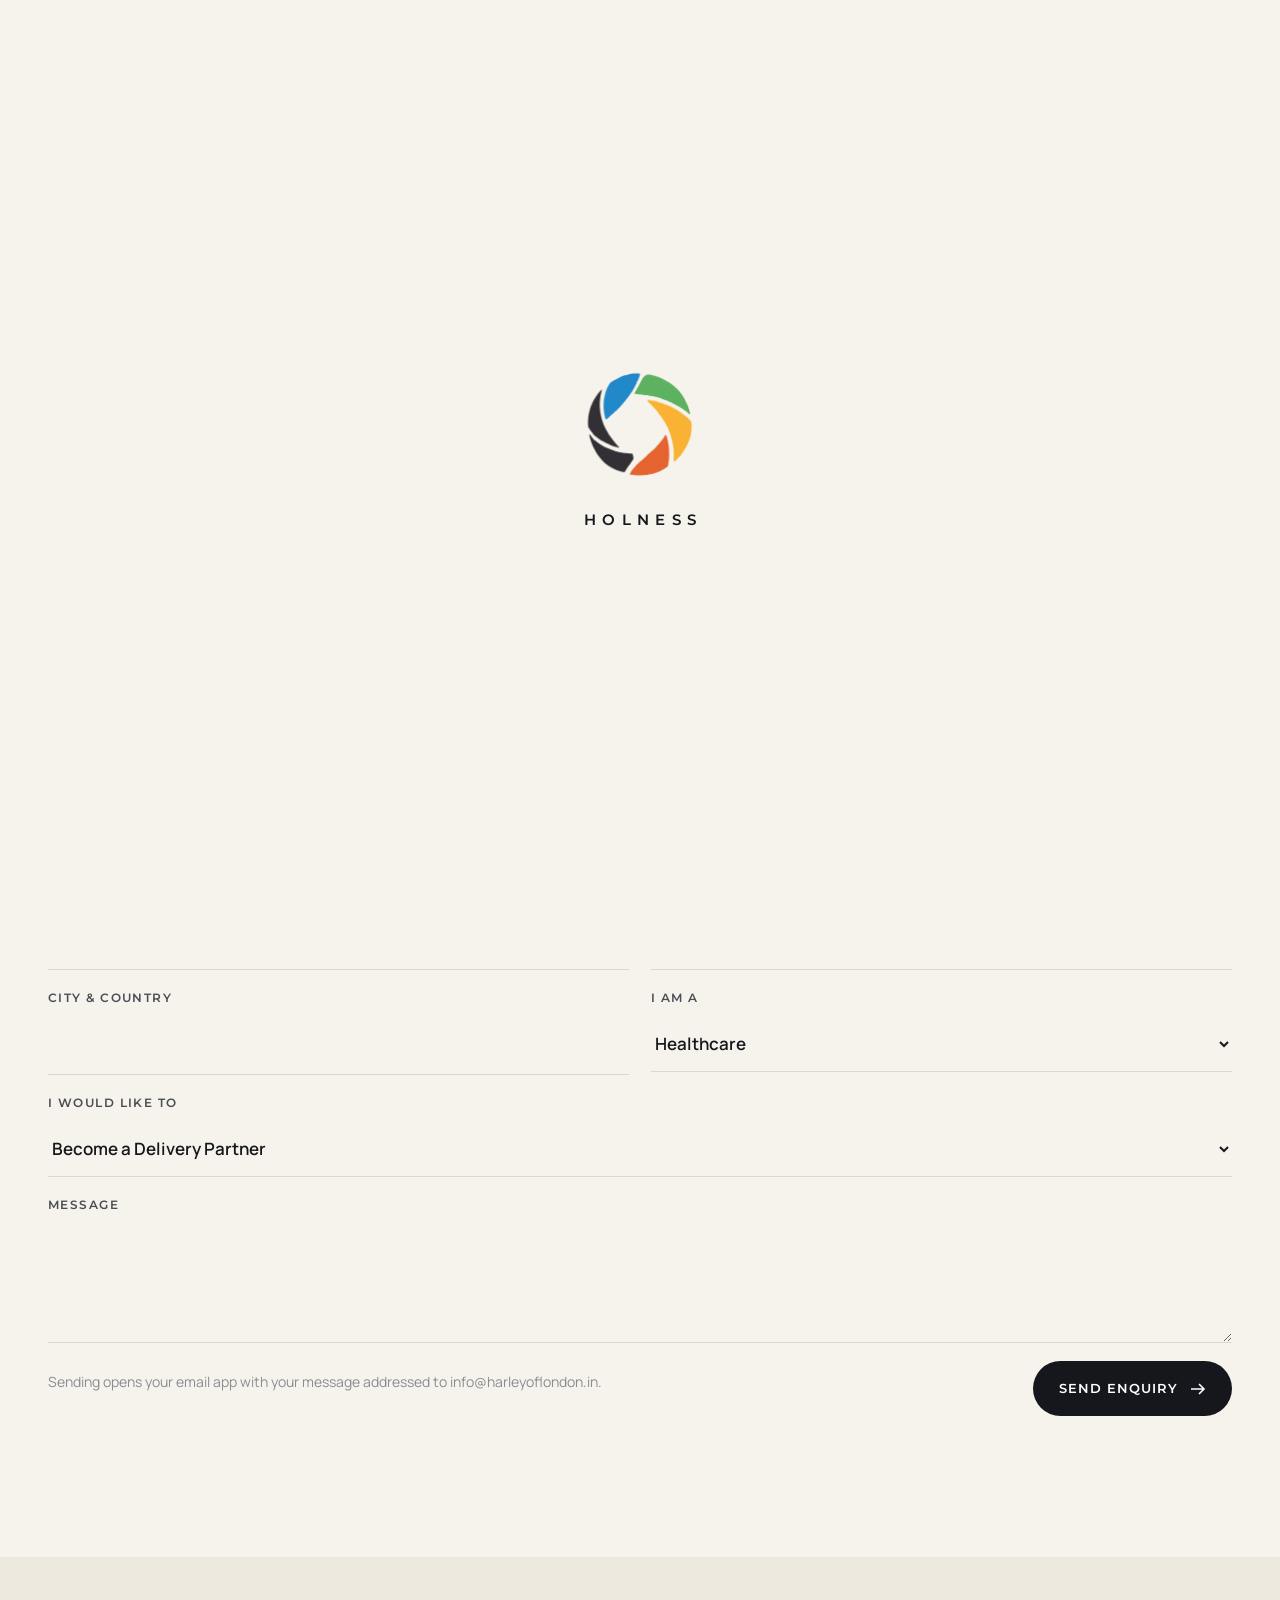
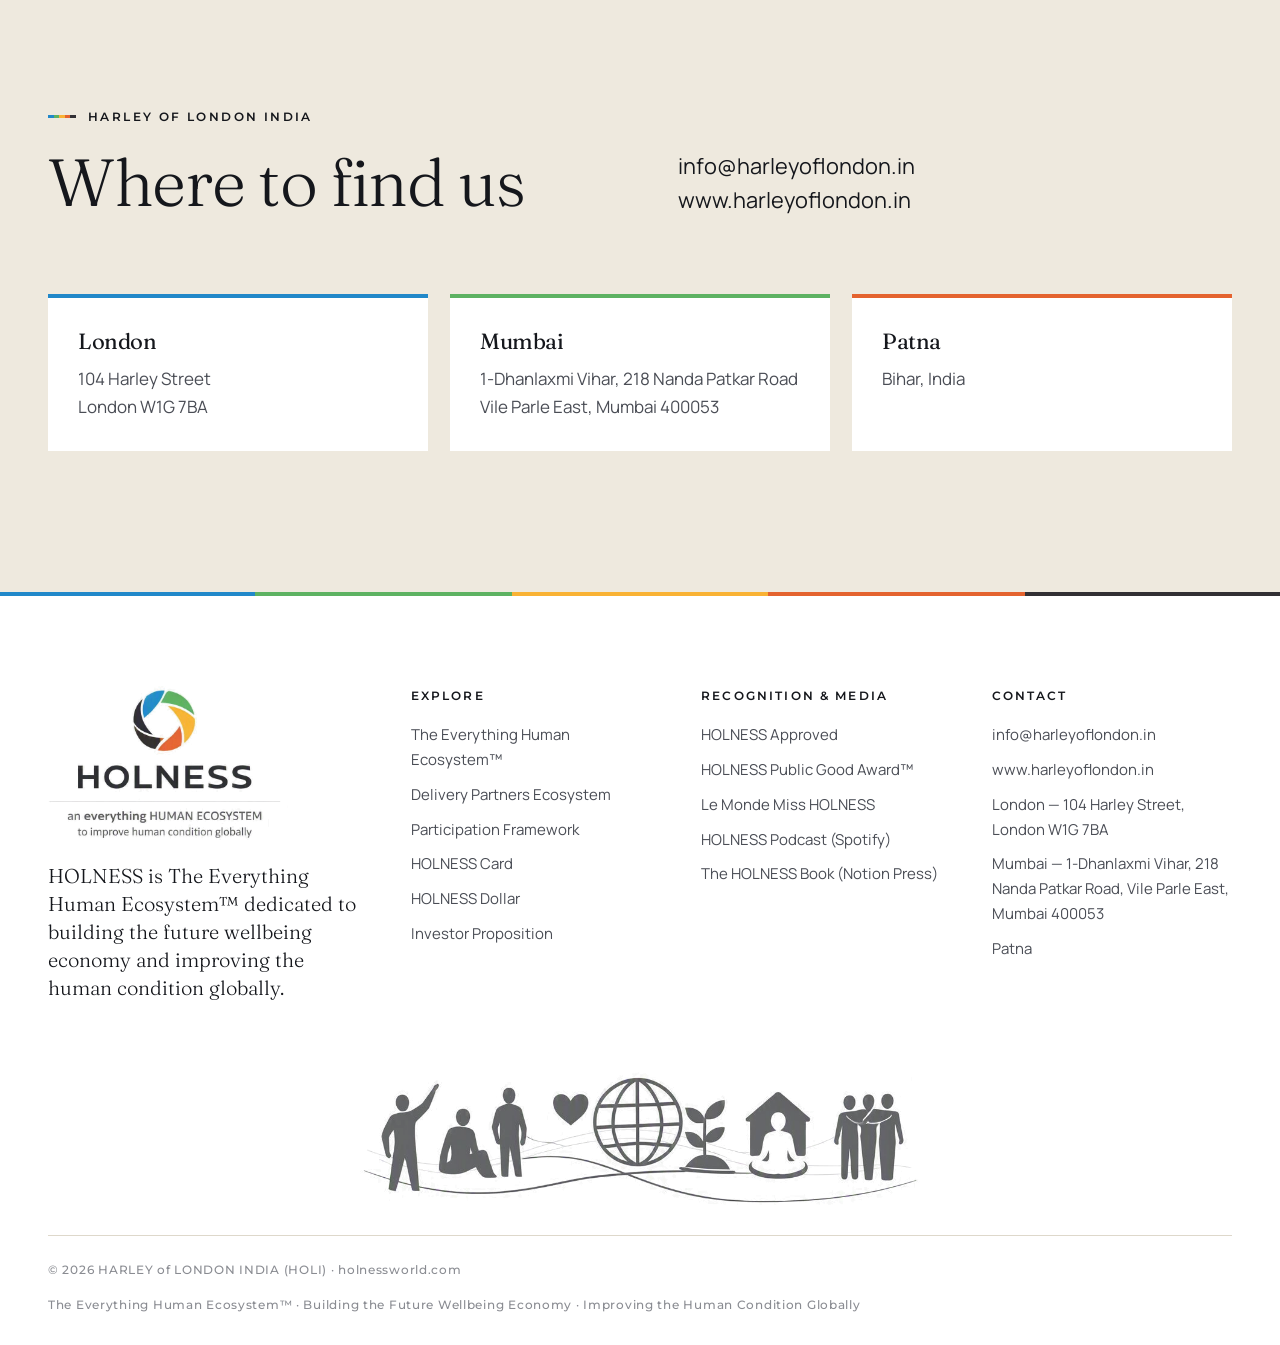
<file: contact.html>
<!DOCTYPE html>
<html lang="en">
<head>
<meta charset="utf-8">
<meta name="viewport" content="width=device-width, initial-scale=1">
<title>Contact — Join The HOLNESS World</title>
<meta name="description" content="Join The HOLNESS World: become a Delivery Partner, an International Partner, explore investment opportunities or join the ecosystem.">
<meta property="og:title" content="Contact — Join The HOLNESS World">
<meta property="og:description" content="Join The HOLNESS World: become a Delivery Partner, an International Partner, explore investment opportunities or join the ecosystem.">
<link rel="icon" type="image/svg+xml" href="images/holness-mark.svg">
<link rel="stylesheet" href="css/style.css">
<script>document.documentElement.className+=' js';</script>
<script>/* Book requests go straight to the Notion Press hardcover page */ if(/[?&]interest=book(&|$)/.test(location.search)){location.replace("https://notionpress.com/in/read/harley-of-london-the-architecture-for-human-holness-tm-hardcover/harley-of-london-the-architecture-for-human-holness-tm-hardcover");}</script>
</head>
<body class="">
<!-- ======================= HEADER (same on every page) ======================= -->
<div class="preloader" aria-hidden="true"><svg class="mark" viewBox="0 0 200 195.2" aria-hidden="true" ><path class="b b0 b-ink" fill="#323034" fill-rule="evenodd" d="M62.08,136.25C61.36,136.03 60.40,135.75 59.94,135.61C56.52,134.62 52.54,133.27 50.42,132.38C49.96,132.19 49.10,131.85 48.51,131.63C45.45,130.45 37.04,126.36 35.08,125.08C34.48,124.69 33.45,124.02 32.80,123.59C31.52,122.76 29.45,121.25 29.34,121.06C29.30,121.00 28.54,120.40 27.65,119.75C26.76,119.09 25.79,118.32 25.49,118.05C25.19,117.77 24.70,117.36 24.40,117.14C23.40,116.38 21.05,113.99 20.14,112.80C19.64,112.14 18.73,110.99 18.11,110.24C17.49,109.49 16.43,108.04 15.76,107.02C15.09,106.01 14.08,104.56 13.52,103.81C12.21,102.07 12.16,101.90 12.02,98.75C11.80,93.69 11.93,88.17 12.33,85.42C12.43,84.76 12.59,83.56 12.68,82.74C13.04,79.80 14.49,73.40 15.47,70.42C16.86,66.20 17.19,65.38 18.63,62.44C19.18,61.33 19.73,60.15 19.86,59.82C20.31,58.68 21.75,55.88 22.55,54.58C23.00,53.86 23.71,52.71 24.13,52.02C24.56,51.34 25.05,50.59 25.23,50.36C25.41,50.13 25.83,49.54 26.16,49.05C27.65,46.86 28.73,45.47 31.66,41.96C34.06,39.08 34.34,38.81 34.96,38.81C35.47,38.81 35.48,38.81 35.48,39.23C35.48,39.47 35.21,40.46 34.88,41.44C34.31,43.15 33.31,47.70 32.98,50.12C32.91,50.61 32.83,51.09 32.80,51.19C32.70,51.53 32.15,56.36 32.03,57.98C31.70,62.41 31.74,65.49 32.20,71.49C32.41,74.30 33.22,79.76 33.69,81.60C33.81,82.06 33.97,82.86 34.05,83.38C34.37,85.54 35.10,87.98 37.14,93.75C38.31,97.07 38.74,98.21 39.13,98.97C39.29,99.29 39.61,100.04 39.84,100.64C40.07,101.24 40.66,102.50 41.16,103.45C41.66,104.40 42.31,105.66 42.61,106.25C42.91,106.84 43.49,107.86 43.88,108.51C44.28,109.17 45.03,110.48 45.54,111.43C48.02,116.07 54.43,124.81 59.17,130.02C59.73,130.63 60.49,131.51 60.86,131.96C61.24,132.42 62.19,133.47 62.97,134.29C64.28,135.65 64.40,135.81 64.40,136.22C64.40,136.67 64.40,136.67 63.90,136.65C63.62,136.64 62.80,136.46 62.08,136.25Z"/><path class="b b1 b-blue" fill="#2188C9" fill-rule="evenodd" d="M41.63,88.48C41.35,87.76 40.39,83.76 40.12,82.14C39.98,81.32 39.74,80.17 39.58,79.58C39.42,78.99 39.24,77.98 39.17,77.32C39.10,76.67 38.96,75.35 38.87,74.40C38.30,69.01 38.21,66.23 38.45,61.55C38.76,55.62 39.11,52.87 39.87,50.38C40.12,49.55 40.37,48.55 40.41,48.15C40.77,45.14 41.80,41.54 43.51,37.38C44.36,35.29 47.13,30.04 48.19,28.50C49.23,26.98 50.89,25.69 54.29,23.75C55.10,23.28 56.39,22.52 57.14,22.06C58.75,21.09 60.98,19.85 62.32,19.19C65.15,17.78 68.24,16.31 68.87,16.07C69.26,15.92 70.15,15.55 70.83,15.26C72.57,14.52 73.18,14.32 74.82,13.93C75.61,13.75 76.97,13.41 77.86,13.18C83.32,11.76 88.14,11.10 93.76,10.99C96.64,10.93 98.97,11.19 99.91,11.69C100.20,11.84 100.18,12.65 99.87,13.33C99.74,13.63 99.55,14.21 99.45,14.63C99.26,15.44 98.33,18.02 97.75,19.37C97.55,19.81 97.25,20.55 97.07,21.01C96.90,21.47 96.57,22.10 96.35,22.42C95.60,23.47 94.78,25.16 94.53,26.17C94.39,26.72 93.99,27.74 93.65,28.44C93.30,29.13 92.95,29.89 92.86,30.12C92.77,30.35 92.31,31.23 91.84,32.08C91.37,32.93 90.75,34.06 90.47,34.58C90.18,35.11 89.82,35.82 89.68,36.17C89.54,36.51 88.94,37.51 88.35,38.38C87.76,39.25 86.99,40.50 86.62,41.16C85.77,42.73 85.50,43.13 84.77,43.99C84.43,44.38 83.89,45.13 83.57,45.65C83.25,46.18 82.48,47.25 81.86,48.04C81.24,48.82 80.13,50.32 79.39,51.37C78.66,52.42 77.75,53.65 77.38,54.11C77.01,54.57 76.00,55.85 75.14,56.96C74.15,58.24 73.32,59.19 72.89,59.53C72.43,59.89 72.11,60.26 71.92,60.66C71.54,61.44 71.05,62.07 69.66,63.57C69.02,64.26 68.05,65.36 67.50,66.01C65.49,68.41 59.09,75.00 58.76,75.00C58.23,75.01 57.37,75.61 57.03,76.23C56.57,77.03 55.06,78.53 53.10,80.13C51.20,81.67 49.43,83.22 47.98,84.59C47.36,85.19 46.58,85.86 46.25,86.10C45.92,86.34 45.49,86.70 45.30,86.91C45.10,87.12 44.52,87.66 44.02,88.11C43.12,88.91 43.08,88.93 42.45,88.93C41.82,88.93 41.81,88.92 41.63,88.48Z"/><path class="b b2 b-green" fill="#5DB262" fill-rule="evenodd" d="M182.96,79.20C182.46,78.75 181.66,78.08 181.17,77.70C179.38,76.29 179.09,76.05 178.27,75.34C177.82,74.94 176.96,74.31 176.37,73.92C175.78,73.54 175.08,73.07 174.82,72.88C173.81,72.15 167.89,68.24 167.50,68.04C167.27,67.93 166.71,67.60 166.25,67.30C164.24,66.02 162.64,65.12 160.36,64.01C159.01,63.36 157.14,62.38 156.19,61.84C153.56,60.35 151.61,59.38 150.36,58.95C149.74,58.73 148.48,58.19 147.56,57.73C146.64,57.28 145.25,56.70 144.46,56.44C143.68,56.19 142.77,55.86 142.44,55.72C142.11,55.57 141.28,55.27 140.60,55.04C139.91,54.81 138.81,54.42 138.15,54.17C134.38,52.75 128.83,51.12 125.12,50.35C124.23,50.17 122.41,49.78 121.07,49.48C119.73,49.18 117.88,48.83 116.96,48.69C116.05,48.56 114.55,48.31 113.63,48.16C112.71,48.00 111.43,47.81 110.77,47.74C107.35,47.36 106.57,47.25 105.17,46.98C104.32,46.82 102.61,46.60 101.37,46.49C100.12,46.39 98.46,46.23 97.68,46.14C96.89,46.05 95.18,45.91 93.87,45.83C90.84,45.66 90.71,45.61 90.71,44.68C90.71,44.10 90.78,43.88 91.20,43.18C91.63,42.46 92.57,40.81 94.26,37.80C94.55,37.27 94.88,36.71 95.00,36.55C95.11,36.38 95.38,35.90 95.60,35.48C95.81,35.05 96.19,34.40 96.44,34.03C96.69,33.66 97.61,31.95 98.49,30.22C99.36,28.50 100.23,26.84 100.42,26.55C100.85,25.86 102.37,22.83 102.91,21.56C104.39,18.10 107.82,14.60 111.09,13.21C112.70,12.52 114.11,12.47 116.61,13.01C126.42,15.14 136.41,18.63 141.36,21.66C141.79,21.92 142.45,22.27 142.83,22.43C145.31,23.48 148.06,25.12 151.25,27.45C151.84,27.88 152.79,28.55 153.37,28.94C153.94,29.33 155.01,30.16 155.75,30.79C156.48,31.41 157.78,32.49 158.63,33.19C160.63,34.84 165.52,39.65 166.55,40.97C166.99,41.54 167.54,42.24 167.78,42.52C168.58,43.47 169.99,45.41 170.95,46.85C171.47,47.63 172.20,48.72 172.57,49.26C173.32,50.35 173.83,51.19 174.69,52.80C175.01,53.39 175.53,54.30 175.84,54.82C176.15,55.35 176.52,56.07 176.67,56.43C176.81,56.79 177.15,57.51 177.44,58.04C177.72,58.56 178.19,59.58 178.49,60.30C178.78,61.02 179.43,62.44 179.93,63.45C181.16,65.92 181.40,66.52 182.38,69.58C184.16,75.09 184.88,77.90 184.88,79.25C184.88,80.00 184.88,80.00 184.37,80.00C183.92,80.00 183.78,79.92 182.96,79.20Z"/><path class="b b3 b-yellow" fill="#F9B234" fill-rule="evenodd" d="M157.40,159.43C156.90,158.13 156.80,156.13 157.09,153.27C157.26,151.54 157.18,144.11 156.96,141.01C156.75,138.15 156.51,136.14 156.25,135.13C156.10,134.50 155.93,133.64 155.89,133.21C155.65,130.68 155.08,127.01 154.77,126.03C154.58,125.43 154.12,123.74 153.75,122.26C153.39,120.79 152.88,118.91 152.62,118.10C152.36,117.28 151.92,115.80 151.62,114.82C151.00,112.74 150.32,110.94 149.29,108.70C148.61,107.21 147.62,104.64 147.35,103.69C147.22,103.19 146.07,100.89 145.54,100.06C145.33,99.73 144.70,98.53 144.14,97.38C143.58,96.24 142.69,94.65 142.17,93.87C141.64,93.08 140.90,91.85 140.51,91.13C140.13,90.41 139.46,89.36 139.03,88.79C138.59,88.23 138.09,87.51 137.91,87.19C137.73,86.87 137.38,86.37 137.14,86.07C136.90,85.78 136.44,85.13 136.11,84.64C135.79,84.15 135.36,83.51 135.16,83.21C134.96,82.92 134.50,82.22 134.13,81.67C133.76,81.11 133.12,80.27 132.71,79.80C132.30,79.33 131.51,78.42 130.95,77.78C130.39,77.13 129.34,75.75 128.63,74.70C127.91,73.65 126.95,72.34 126.48,71.79C125.25,70.33 119.82,64.81 118.24,63.43C117.51,62.78 116.59,61.83 116.20,61.32C115.81,60.81 115.35,60.30 115.18,60.19C114.58,59.79 112.95,58.30 112.73,57.93C112.58,57.69 112.50,57.34 112.50,56.94C112.50,56.33 112.50,56.32 112.95,56.19C113.77,55.95 116.17,55.90 116.97,56.11C117.37,56.22 118.31,56.39 119.05,56.49C119.80,56.60 121.54,56.97 122.92,57.31C125.68,58.01 128.49,58.67 130.27,59.05C130.92,59.19 131.77,59.45 132.18,59.63C132.58,59.81 133.85,60.24 135.00,60.59C137.71,61.40 141.45,62.64 142.20,62.97C142.53,63.12 143.65,63.55 144.70,63.94C145.78,64.34 147.02,64.90 147.56,65.22C148.08,65.54 148.91,65.95 149.40,66.13C150.50,66.54 152.56,67.46 153.94,68.16C154.51,68.45 155.26,68.79 155.61,68.93C155.96,69.07 156.71,69.44 157.26,69.75C157.82,70.07 158.93,70.69 159.74,71.14C160.55,71.59 161.54,72.22 161.94,72.54C163.12,73.45 163.67,73.78 164.57,74.12C165.95,74.64 166.42,74.92 167.80,76.04C168.52,76.63 169.51,77.36 170.00,77.68C170.99,78.31 173.52,80.18 173.63,80.36C173.67,80.42 174.35,80.93 175.14,81.50C175.93,82.07 177.06,83.00 177.66,83.57C178.26,84.14 179.29,85.02 179.94,85.52C180.63,86.05 181.61,86.98 182.27,87.71C183.02,88.56 183.78,89.26 184.53,89.79C186.34,91.09 186.85,92.10 187.22,95.12C187.63,98.45 187.53,105.79 187.03,109.23C186.26,114.50 185.41,118.62 184.82,120.00C184.59,120.53 184.13,121.84 183.79,122.90C183.00,125.41 182.12,127.55 180.83,130.12C180.26,131.26 179.62,132.60 179.41,133.08C179.20,133.57 178.82,134.30 178.57,134.71C178.32,135.11 177.92,135.90 177.68,136.46C177.43,137.04 177.00,137.77 176.67,138.17C175.72,139.31 174.40,141.28 173.68,142.62C173.07,143.77 172.66,144.39 171.10,146.55C170.79,146.97 170.17,147.86 169.72,148.51C169.26,149.17 168.40,150.21 167.81,150.84C167.21,151.47 166.49,152.27 166.19,152.63C165.90,152.98 165.17,153.71 164.58,154.24C163.99,154.76 163.09,155.72 162.56,156.36C161.69,157.44 160.30,158.73 159.22,159.46C158.56,159.91 157.58,159.90 157.40,159.43Z"/><path class="b b4 b-orange" fill="#E4632F" fill-rule="evenodd" d="M93.38,183.57C92.32,183.45 91.06,183.29 90.58,183.22C90.10,183.14 88.90,183.03 87.92,182.98C86.93,182.92 85.76,182.79 85.30,182.69C84.84,182.59 84.26,182.50 84.01,182.50C82.17,182.49 82.28,181.26 84.43,177.96C85.79,175.88 87.49,173.48 88.07,172.84C88.38,172.49 88.83,171.96 89.05,171.67C89.28,171.37 89.83,170.73 90.28,170.24C90.73,169.75 91.51,168.84 92.02,168.21C93.01,167.00 98.91,161.18 100.31,160.04C101.37,159.18 104.25,156.67 105.55,155.48C107.14,154.01 108.05,153.23 108.96,152.54C109.43,152.18 110.41,151.28 111.13,150.55C112.69,148.98 113.92,147.86 116.49,145.71C120.08,142.71 121.02,141.87 123.62,139.36C125.18,137.85 126.45,136.51 126.80,136.01C127.12,135.55 127.68,134.83 128.05,134.40C128.41,133.98 129.04,133.23 129.45,132.74C129.85,132.25 130.93,131.06 131.85,130.09C133.72,128.11 134.33,127.40 135.03,126.37C135.29,125.98 135.92,125.16 136.42,124.54C137.98,122.62 139.53,120.46 140.89,118.28C142.64,115.50 142.75,115.37 143.41,115.37C144.22,115.35 144.47,115.58 144.75,116.55C144.88,116.97 145.08,117.64 145.21,118.04C146.39,121.57 147.47,126.39 148.17,131.25C148.26,131.90 148.45,133.07 148.58,133.83C148.71,134.59 148.87,135.96 148.93,136.86C149.00,137.77 149.11,138.89 149.19,139.35C149.26,139.83 149.34,142.63 149.37,146.07C149.44,153.73 149.21,157.05 148.26,162.23C148.10,163.09 147.85,164.76 147.69,165.94C147.33,168.69 147.19,168.87 144.29,170.57C143.66,170.93 143.07,171.30 142.97,171.39C142.80,171.53 142.00,171.97 139.54,173.29C139.12,173.52 138.58,173.85 138.34,174.04C138.11,174.22 137.51,174.58 137.02,174.82C136.53,175.07 135.98,175.37 135.80,175.50C135.61,175.63 135.07,175.89 134.58,176.08C134.10,176.27 133.49,176.53 133.23,176.66C132.97,176.79 132.29,177.04 131.71,177.20C131.14,177.37 130.23,177.72 129.70,177.98C129.16,178.24 128.67,178.45 128.61,178.45C128.31,178.45 126.95,178.97 126.45,179.28C125.76,179.71 119.28,181.45 117.38,181.73C117.09,181.77 116.26,181.96 115.54,182.15C114.82,182.34 113.69,182.55 113.04,182.62C112.38,182.70 111.31,182.86 110.65,182.99C107.07,183.69 97.41,184.01 93.38,183.57Z"/><path class="b b5 b-ink" fill="#323034" fill-rule="evenodd" d="M71.50,178.03C71.25,177.93 70.69,177.80 70.25,177.73C67.35,177.24 61.43,175.34 58.15,173.84C57.37,173.48 55.79,172.76 54.64,172.23C50.35,170.27 46.42,167.77 42.38,164.46C42.02,164.16 41.36,163.61 40.90,163.24C38.33,161.12 33.42,155.62 30.17,151.22C28.19,148.55 25.75,144.83 24.58,142.68C24.00,141.63 23.10,140.00 22.58,139.05C22.06,138.10 21.34,136.71 20.99,135.95C20.63,135.20 20.15,134.21 19.92,133.75C19.69,133.29 19.34,132.46 19.14,131.90C18.94,131.35 18.67,130.68 18.54,130.42C18.33,130.00 17.82,128.53 16.56,124.70C16.05,123.17 14.93,119.28 14.65,118.10C14.52,117.54 14.28,116.69 14.11,116.20C13.95,115.71 13.81,115.08 13.81,114.80C13.81,114.29 13.81,114.29 14.34,114.29C14.86,114.29 14.89,114.31 15.35,114.99C15.61,115.38 16.35,116.31 16.99,117.06C17.63,117.81 18.34,118.67 18.57,118.98C21.00,122.16 21.13,122.29 24.76,125.17C26.30,126.39 27.83,127.61 28.15,127.88C31.13,130.33 41.07,135.94 45.77,137.84C46.43,138.10 47.79,138.67 48.81,139.10C51.71,140.34 55.48,141.72 57.56,142.30C61.65,143.46 66.26,144.56 69.05,145.06C70.00,145.23 70.96,145.42 71.19,145.48C72.36,145.77 78.50,146.42 83.99,146.84C87.26,147.08 87.56,147.25 87.84,149.03C87.92,149.51 88.12,150.23 88.29,150.63C88.54,151.23 88.62,151.67 88.71,152.98C88.77,153.86 88.85,154.86 88.88,155.21C88.94,155.76 88.91,155.91 88.57,156.52C87.99,157.55 85.35,161.35 83.74,163.47C83.28,164.08 82.53,165.12 82.07,165.77C81.62,166.42 80.78,167.62 80.21,168.44C78.78,170.49 76.49,173.99 75.67,175.37C75.15,176.25 73.74,178.05 73.50,178.14C73.17,178.27 71.98,178.20 71.50,178.03Z"/></svg><span class="word">HOLNESS</span></div>
<div class="progress" aria-hidden="true"></div>
<header class="site-header">
  <div class="wrap">
    <a class="brand" href="index.html" aria-label="HOLNESS World home"><svg class="mark" viewBox="0 0 200 195.2" aria-hidden="true" ><path class="b b0 b-ink" fill="#323034" fill-rule="evenodd" d="M62.08,136.25C61.36,136.03 60.40,135.75 59.94,135.61C56.52,134.62 52.54,133.27 50.42,132.38C49.96,132.19 49.10,131.85 48.51,131.63C45.45,130.45 37.04,126.36 35.08,125.08C34.48,124.69 33.45,124.02 32.80,123.59C31.52,122.76 29.45,121.25 29.34,121.06C29.30,121.00 28.54,120.40 27.65,119.75C26.76,119.09 25.79,118.32 25.49,118.05C25.19,117.77 24.70,117.36 24.40,117.14C23.40,116.38 21.05,113.99 20.14,112.80C19.64,112.14 18.73,110.99 18.11,110.24C17.49,109.49 16.43,108.04 15.76,107.02C15.09,106.01 14.08,104.56 13.52,103.81C12.21,102.07 12.16,101.90 12.02,98.75C11.80,93.69 11.93,88.17 12.33,85.42C12.43,84.76 12.59,83.56 12.68,82.74C13.04,79.80 14.49,73.40 15.47,70.42C16.86,66.20 17.19,65.38 18.63,62.44C19.18,61.33 19.73,60.15 19.86,59.82C20.31,58.68 21.75,55.88 22.55,54.58C23.00,53.86 23.71,52.71 24.13,52.02C24.56,51.34 25.05,50.59 25.23,50.36C25.41,50.13 25.83,49.54 26.16,49.05C27.65,46.86 28.73,45.47 31.66,41.96C34.06,39.08 34.34,38.81 34.96,38.81C35.47,38.81 35.48,38.81 35.48,39.23C35.48,39.47 35.21,40.46 34.88,41.44C34.31,43.15 33.31,47.70 32.98,50.12C32.91,50.61 32.83,51.09 32.80,51.19C32.70,51.53 32.15,56.36 32.03,57.98C31.70,62.41 31.74,65.49 32.20,71.49C32.41,74.30 33.22,79.76 33.69,81.60C33.81,82.06 33.97,82.86 34.05,83.38C34.37,85.54 35.10,87.98 37.14,93.75C38.31,97.07 38.74,98.21 39.13,98.97C39.29,99.29 39.61,100.04 39.84,100.64C40.07,101.24 40.66,102.50 41.16,103.45C41.66,104.40 42.31,105.66 42.61,106.25C42.91,106.84 43.49,107.86 43.88,108.51C44.28,109.17 45.03,110.48 45.54,111.43C48.02,116.07 54.43,124.81 59.17,130.02C59.73,130.63 60.49,131.51 60.86,131.96C61.24,132.42 62.19,133.47 62.97,134.29C64.28,135.65 64.40,135.81 64.40,136.22C64.40,136.67 64.40,136.67 63.90,136.65C63.62,136.64 62.80,136.46 62.08,136.25Z"/><path class="b b1 b-blue" fill="#2188C9" fill-rule="evenodd" d="M41.63,88.48C41.35,87.76 40.39,83.76 40.12,82.14C39.98,81.32 39.74,80.17 39.58,79.58C39.42,78.99 39.24,77.98 39.17,77.32C39.10,76.67 38.96,75.35 38.87,74.40C38.30,69.01 38.21,66.23 38.45,61.55C38.76,55.62 39.11,52.87 39.87,50.38C40.12,49.55 40.37,48.55 40.41,48.15C40.77,45.14 41.80,41.54 43.51,37.38C44.36,35.29 47.13,30.04 48.19,28.50C49.23,26.98 50.89,25.69 54.29,23.75C55.10,23.28 56.39,22.52 57.14,22.06C58.75,21.09 60.98,19.85 62.32,19.19C65.15,17.78 68.24,16.31 68.87,16.07C69.26,15.92 70.15,15.55 70.83,15.26C72.57,14.52 73.18,14.32 74.82,13.93C75.61,13.75 76.97,13.41 77.86,13.18C83.32,11.76 88.14,11.10 93.76,10.99C96.64,10.93 98.97,11.19 99.91,11.69C100.20,11.84 100.18,12.65 99.87,13.33C99.74,13.63 99.55,14.21 99.45,14.63C99.26,15.44 98.33,18.02 97.75,19.37C97.55,19.81 97.25,20.55 97.07,21.01C96.90,21.47 96.57,22.10 96.35,22.42C95.60,23.47 94.78,25.16 94.53,26.17C94.39,26.72 93.99,27.74 93.65,28.44C93.30,29.13 92.95,29.89 92.86,30.12C92.77,30.35 92.31,31.23 91.84,32.08C91.37,32.93 90.75,34.06 90.47,34.58C90.18,35.11 89.82,35.82 89.68,36.17C89.54,36.51 88.94,37.51 88.35,38.38C87.76,39.25 86.99,40.50 86.62,41.16C85.77,42.73 85.50,43.13 84.77,43.99C84.43,44.38 83.89,45.13 83.57,45.65C83.25,46.18 82.48,47.25 81.86,48.04C81.24,48.82 80.13,50.32 79.39,51.37C78.66,52.42 77.75,53.65 77.38,54.11C77.01,54.57 76.00,55.85 75.14,56.96C74.15,58.24 73.32,59.19 72.89,59.53C72.43,59.89 72.11,60.26 71.92,60.66C71.54,61.44 71.05,62.07 69.66,63.57C69.02,64.26 68.05,65.36 67.50,66.01C65.49,68.41 59.09,75.00 58.76,75.00C58.23,75.01 57.37,75.61 57.03,76.23C56.57,77.03 55.06,78.53 53.10,80.13C51.20,81.67 49.43,83.22 47.98,84.59C47.36,85.19 46.58,85.86 46.25,86.10C45.92,86.34 45.49,86.70 45.30,86.91C45.10,87.12 44.52,87.66 44.02,88.11C43.12,88.91 43.08,88.93 42.45,88.93C41.82,88.93 41.81,88.92 41.63,88.48Z"/><path class="b b2 b-green" fill="#5DB262" fill-rule="evenodd" d="M182.96,79.20C182.46,78.75 181.66,78.08 181.17,77.70C179.38,76.29 179.09,76.05 178.27,75.34C177.82,74.94 176.96,74.31 176.37,73.92C175.78,73.54 175.08,73.07 174.82,72.88C173.81,72.15 167.89,68.24 167.50,68.04C167.27,67.93 166.71,67.60 166.25,67.30C164.24,66.02 162.64,65.12 160.36,64.01C159.01,63.36 157.14,62.38 156.19,61.84C153.56,60.35 151.61,59.38 150.36,58.95C149.74,58.73 148.48,58.19 147.56,57.73C146.64,57.28 145.25,56.70 144.46,56.44C143.68,56.19 142.77,55.86 142.44,55.72C142.11,55.57 141.28,55.27 140.60,55.04C139.91,54.81 138.81,54.42 138.15,54.17C134.38,52.75 128.83,51.12 125.12,50.35C124.23,50.17 122.41,49.78 121.07,49.48C119.73,49.18 117.88,48.83 116.96,48.69C116.05,48.56 114.55,48.31 113.63,48.16C112.71,48.00 111.43,47.81 110.77,47.74C107.35,47.36 106.57,47.25 105.17,46.98C104.32,46.82 102.61,46.60 101.37,46.49C100.12,46.39 98.46,46.23 97.68,46.14C96.89,46.05 95.18,45.91 93.87,45.83C90.84,45.66 90.71,45.61 90.71,44.68C90.71,44.10 90.78,43.88 91.20,43.18C91.63,42.46 92.57,40.81 94.26,37.80C94.55,37.27 94.88,36.71 95.00,36.55C95.11,36.38 95.38,35.90 95.60,35.48C95.81,35.05 96.19,34.40 96.44,34.03C96.69,33.66 97.61,31.95 98.49,30.22C99.36,28.50 100.23,26.84 100.42,26.55C100.85,25.86 102.37,22.83 102.91,21.56C104.39,18.10 107.82,14.60 111.09,13.21C112.70,12.52 114.11,12.47 116.61,13.01C126.42,15.14 136.41,18.63 141.36,21.66C141.79,21.92 142.45,22.27 142.83,22.43C145.31,23.48 148.06,25.12 151.25,27.45C151.84,27.88 152.79,28.55 153.37,28.94C153.94,29.33 155.01,30.16 155.75,30.79C156.48,31.41 157.78,32.49 158.63,33.19C160.63,34.84 165.52,39.65 166.55,40.97C166.99,41.54 167.54,42.24 167.78,42.52C168.58,43.47 169.99,45.41 170.95,46.85C171.47,47.63 172.20,48.72 172.57,49.26C173.32,50.35 173.83,51.19 174.69,52.80C175.01,53.39 175.53,54.30 175.84,54.82C176.15,55.35 176.52,56.07 176.67,56.43C176.81,56.79 177.15,57.51 177.44,58.04C177.72,58.56 178.19,59.58 178.49,60.30C178.78,61.02 179.43,62.44 179.93,63.45C181.16,65.92 181.40,66.52 182.38,69.58C184.16,75.09 184.88,77.90 184.88,79.25C184.88,80.00 184.88,80.00 184.37,80.00C183.92,80.00 183.78,79.92 182.96,79.20Z"/><path class="b b3 b-yellow" fill="#F9B234" fill-rule="evenodd" d="M157.40,159.43C156.90,158.13 156.80,156.13 157.09,153.27C157.26,151.54 157.18,144.11 156.96,141.01C156.75,138.15 156.51,136.14 156.25,135.13C156.10,134.50 155.93,133.64 155.89,133.21C155.65,130.68 155.08,127.01 154.77,126.03C154.58,125.43 154.12,123.74 153.75,122.26C153.39,120.79 152.88,118.91 152.62,118.10C152.36,117.28 151.92,115.80 151.62,114.82C151.00,112.74 150.32,110.94 149.29,108.70C148.61,107.21 147.62,104.64 147.35,103.69C147.22,103.19 146.07,100.89 145.54,100.06C145.33,99.73 144.70,98.53 144.14,97.38C143.58,96.24 142.69,94.65 142.17,93.87C141.64,93.08 140.90,91.85 140.51,91.13C140.13,90.41 139.46,89.36 139.03,88.79C138.59,88.23 138.09,87.51 137.91,87.19C137.73,86.87 137.38,86.37 137.14,86.07C136.90,85.78 136.44,85.13 136.11,84.64C135.79,84.15 135.36,83.51 135.16,83.21C134.96,82.92 134.50,82.22 134.13,81.67C133.76,81.11 133.12,80.27 132.71,79.80C132.30,79.33 131.51,78.42 130.95,77.78C130.39,77.13 129.34,75.75 128.63,74.70C127.91,73.65 126.95,72.34 126.48,71.79C125.25,70.33 119.82,64.81 118.24,63.43C117.51,62.78 116.59,61.83 116.20,61.32C115.81,60.81 115.35,60.30 115.18,60.19C114.58,59.79 112.95,58.30 112.73,57.93C112.58,57.69 112.50,57.34 112.50,56.94C112.50,56.33 112.50,56.32 112.95,56.19C113.77,55.95 116.17,55.90 116.97,56.11C117.37,56.22 118.31,56.39 119.05,56.49C119.80,56.60 121.54,56.97 122.92,57.31C125.68,58.01 128.49,58.67 130.27,59.05C130.92,59.19 131.77,59.45 132.18,59.63C132.58,59.81 133.85,60.24 135.00,60.59C137.71,61.40 141.45,62.64 142.20,62.97C142.53,63.12 143.65,63.55 144.70,63.94C145.78,64.34 147.02,64.90 147.56,65.22C148.08,65.54 148.91,65.95 149.40,66.13C150.50,66.54 152.56,67.46 153.94,68.16C154.51,68.45 155.26,68.79 155.61,68.93C155.96,69.07 156.71,69.44 157.26,69.75C157.82,70.07 158.93,70.69 159.74,71.14C160.55,71.59 161.54,72.22 161.94,72.54C163.12,73.45 163.67,73.78 164.57,74.12C165.95,74.64 166.42,74.92 167.80,76.04C168.52,76.63 169.51,77.36 170.00,77.68C170.99,78.31 173.52,80.18 173.63,80.36C173.67,80.42 174.35,80.93 175.14,81.50C175.93,82.07 177.06,83.00 177.66,83.57C178.26,84.14 179.29,85.02 179.94,85.52C180.63,86.05 181.61,86.98 182.27,87.71C183.02,88.56 183.78,89.26 184.53,89.79C186.34,91.09 186.85,92.10 187.22,95.12C187.63,98.45 187.53,105.79 187.03,109.23C186.26,114.50 185.41,118.62 184.82,120.00C184.59,120.53 184.13,121.84 183.79,122.90C183.00,125.41 182.12,127.55 180.83,130.12C180.26,131.26 179.62,132.60 179.41,133.08C179.20,133.57 178.82,134.30 178.57,134.71C178.32,135.11 177.92,135.90 177.68,136.46C177.43,137.04 177.00,137.77 176.67,138.17C175.72,139.31 174.40,141.28 173.68,142.62C173.07,143.77 172.66,144.39 171.10,146.55C170.79,146.97 170.17,147.86 169.72,148.51C169.26,149.17 168.40,150.21 167.81,150.84C167.21,151.47 166.49,152.27 166.19,152.63C165.90,152.98 165.17,153.71 164.58,154.24C163.99,154.76 163.09,155.72 162.56,156.36C161.69,157.44 160.30,158.73 159.22,159.46C158.56,159.91 157.58,159.90 157.40,159.43Z"/><path class="b b4 b-orange" fill="#E4632F" fill-rule="evenodd" d="M93.38,183.57C92.32,183.45 91.06,183.29 90.58,183.22C90.10,183.14 88.90,183.03 87.92,182.98C86.93,182.92 85.76,182.79 85.30,182.69C84.84,182.59 84.26,182.50 84.01,182.50C82.17,182.49 82.28,181.26 84.43,177.96C85.79,175.88 87.49,173.48 88.07,172.84C88.38,172.49 88.83,171.96 89.05,171.67C89.28,171.37 89.83,170.73 90.28,170.24C90.73,169.75 91.51,168.84 92.02,168.21C93.01,167.00 98.91,161.18 100.31,160.04C101.37,159.18 104.25,156.67 105.55,155.48C107.14,154.01 108.05,153.23 108.96,152.54C109.43,152.18 110.41,151.28 111.13,150.55C112.69,148.98 113.92,147.86 116.49,145.71C120.08,142.71 121.02,141.87 123.62,139.36C125.18,137.85 126.45,136.51 126.80,136.01C127.12,135.55 127.68,134.83 128.05,134.40C128.41,133.98 129.04,133.23 129.45,132.74C129.85,132.25 130.93,131.06 131.85,130.09C133.72,128.11 134.33,127.40 135.03,126.37C135.29,125.98 135.92,125.16 136.42,124.54C137.98,122.62 139.53,120.46 140.89,118.28C142.64,115.50 142.75,115.37 143.41,115.37C144.22,115.35 144.47,115.58 144.75,116.55C144.88,116.97 145.08,117.64 145.21,118.04C146.39,121.57 147.47,126.39 148.17,131.25C148.26,131.90 148.45,133.07 148.58,133.83C148.71,134.59 148.87,135.96 148.93,136.86C149.00,137.77 149.11,138.89 149.19,139.35C149.26,139.83 149.34,142.63 149.37,146.07C149.44,153.73 149.21,157.05 148.26,162.23C148.10,163.09 147.85,164.76 147.69,165.94C147.33,168.69 147.19,168.87 144.29,170.57C143.66,170.93 143.07,171.30 142.97,171.39C142.80,171.53 142.00,171.97 139.54,173.29C139.12,173.52 138.58,173.85 138.34,174.04C138.11,174.22 137.51,174.58 137.02,174.82C136.53,175.07 135.98,175.37 135.80,175.50C135.61,175.63 135.07,175.89 134.58,176.08C134.10,176.27 133.49,176.53 133.23,176.66C132.97,176.79 132.29,177.04 131.71,177.20C131.14,177.37 130.23,177.72 129.70,177.98C129.16,178.24 128.67,178.45 128.61,178.45C128.31,178.45 126.95,178.97 126.45,179.28C125.76,179.71 119.28,181.45 117.38,181.73C117.09,181.77 116.26,181.96 115.54,182.15C114.82,182.34 113.69,182.55 113.04,182.62C112.38,182.70 111.31,182.86 110.65,182.99C107.07,183.69 97.41,184.01 93.38,183.57Z"/><path class="b b5 b-ink" fill="#323034" fill-rule="evenodd" d="M71.50,178.03C71.25,177.93 70.69,177.80 70.25,177.73C67.35,177.24 61.43,175.34 58.15,173.84C57.37,173.48 55.79,172.76 54.64,172.23C50.35,170.27 46.42,167.77 42.38,164.46C42.02,164.16 41.36,163.61 40.90,163.24C38.33,161.12 33.42,155.62 30.17,151.22C28.19,148.55 25.75,144.83 24.58,142.68C24.00,141.63 23.10,140.00 22.58,139.05C22.06,138.10 21.34,136.71 20.99,135.95C20.63,135.20 20.15,134.21 19.92,133.75C19.69,133.29 19.34,132.46 19.14,131.90C18.94,131.35 18.67,130.68 18.54,130.42C18.33,130.00 17.82,128.53 16.56,124.70C16.05,123.17 14.93,119.28 14.65,118.10C14.52,117.54 14.28,116.69 14.11,116.20C13.95,115.71 13.81,115.08 13.81,114.80C13.81,114.29 13.81,114.29 14.34,114.29C14.86,114.29 14.89,114.31 15.35,114.99C15.61,115.38 16.35,116.31 16.99,117.06C17.63,117.81 18.34,118.67 18.57,118.98C21.00,122.16 21.13,122.29 24.76,125.17C26.30,126.39 27.83,127.61 28.15,127.88C31.13,130.33 41.07,135.94 45.77,137.84C46.43,138.10 47.79,138.67 48.81,139.10C51.71,140.34 55.48,141.72 57.56,142.30C61.65,143.46 66.26,144.56 69.05,145.06C70.00,145.23 70.96,145.42 71.19,145.48C72.36,145.77 78.50,146.42 83.99,146.84C87.26,147.08 87.56,147.25 87.84,149.03C87.92,149.51 88.12,150.23 88.29,150.63C88.54,151.23 88.62,151.67 88.71,152.98C88.77,153.86 88.85,154.86 88.88,155.21C88.94,155.76 88.91,155.91 88.57,156.52C87.99,157.55 85.35,161.35 83.74,163.47C83.28,164.08 82.53,165.12 82.07,165.77C81.62,166.42 80.78,167.62 80.21,168.44C78.78,170.49 76.49,173.99 75.67,175.37C75.15,176.25 73.74,178.05 73.50,178.14C73.17,178.27 71.98,178.20 71.50,178.03Z"/></svg><span><span class="brand-name">HOLNESS</span><span class="brand-sub">The Everything Human Ecosystem™</span></span></a>
    <nav class="nav" aria-label="Main"><a href="ecosystem.html">Ecosystem</a><a href="delivery-partners.html">Delivery Partners</a><a href="holness-approved.html">HOLNESS Approved</a><a href="card-and-dollar.html">Card &amp; Dollar</a><a href="recognition.html">Recognition</a><a href="podcast-and-book.html">Podcast &amp; Book</a><a href="about.html">About</a></nav>
    <a class="btn btn-solid header-cta" href="contact.html?interest=partner">Become a Delivery Partner</a>
    <button class="menu-btn" aria-label="Open menu" aria-expanded="false"><span></span><span></span></button>
  </div>
</header>
<div class="mobile-menu">
  <nav aria-label="Mobile"><a href="ecosystem.html"><span>01</span>Ecosystem</a><a href="delivery-partners.html"><span>02</span>Delivery Partners</a><a href="holness-approved.html"><span>03</span>HOLNESS Approved</a><a href="card-and-dollar.html"><span>04</span>Card &amp; Dollar</a><a href="recognition.html"><span>05</span>Recognition</a><a href="podcast-and-book.html"><span>06</span>Podcast &amp; Book</a><a href="about.html"><span>07</span>About</a><a href="contact.html"><span>08</span>Contact</a></nav>
  <div class="mm-foot"><a class="btn btn-solid" href="contact.html?interest=partner">Become a Delivery Partner<svg viewBox="0 0 16 16" fill="none" stroke="currentColor" stroke-width="1.6" aria-hidden="true"><path d="M1 8h13M9 3l5 5-5 5"/></svg></a><span class="crumbs">info@harleyoflondon.in</span></div>
</div>
<!-- ======================= END HEADER ======================= -->

<main>

<!-- ======================= SECTION: Page banner ======================= -->
<section class="page-hero">
  <div class="wrap">
    <p class="crumbs"><a href="index.html">HOLNESS World</a> / Contact</p>
    <h1 class="display" data-split>Join The <em>HOLNESS</em> World</h1>
    <p class="lead" data-reveal>Whether you are a healthcare provider, wellness organisation, university, investor, entrepreneur or individual believer in the future of human flourishing, we would be delighted to hear from you.</p>
  </div>
</section>

<!-- ======================= SECTION: Pathways and enquiry form ======================= -->
<section class="sec" style="padding-top:20px">
  <div class="wrap">
    <div class="paths"><button class="path" style="--c:var(--green)" data-value="Become a Delivery Partner" data-reveal data-delay="0"><i></i><h4>Become a Delivery Partner</h4></button><button class="path" style="--c:var(--blue)" data-value="Become an International Partner" data-reveal data-delay="1"><i></i><h4>Become an International Partner</h4></button><button class="path" style="--c:var(--yellow)" data-value="Explore Investment Opportunities" data-reveal data-delay="2"><i></i><h4>Explore Investment Opportunities</h4></button><button class="path" style="--c:var(--orange)" data-value="Join the Ecosystem" data-reveal data-delay="3"><i></i><h4>Join the Ecosystem</h4></button></div>
    <form class="form" id="enquiry" data-to="info@harleyoflondon.in">
      <label>Full name<input name="name" required autocomplete="name"></label>
      <label>Organisation<input name="organisation" autocomplete="organization"></label>
      <label>Email<input name="email" type="email" required autocomplete="email"></label>
      <label>Phone<input name="phone" type="tel" autocomplete="tel"></label>
      <label>City &amp; country<input name="location"></label>
      <label>I am a<select name="type"><option>Healthcare</option><option>Wellness</option><option>Hospitality</option><option>Education</option><option>Technology</option><option>Products</option><option>Investor</option><option>Individual</option></select></label>
      <label class="full">I would like to<select name="interest"><option>Become a Delivery Partner</option><option>Become an International Partner</option><option>Explore Investment Opportunities</option><option>Join the Ecosystem</option><option>Apply for HOLNESS Approved</option><option>Book a Strategic Consultation</option><option>Request the HOLNESS Book</option></select></label>
      <label class="full">Message<textarea name="message"></textarea></label>
      <div class="full" style="display:flex;justify-content:space-between;align-items:center;gap:20px;flex-wrap:wrap"><p class="form-note">Sending opens your email app with your message addressed to info@harleyoflondon.in.</p><button class="btn btn-solid" type="submit">Send enquiry<svg viewBox="0 0 16 16" fill="none" stroke="currentColor" stroke-width="1.6" aria-hidden="true"><path d="M1 8h13M9 3l5 5-5 5"/></svg></button></div>
    </form>
    <div class="form-done">Thank you. Your email app should now open with your enquiry. If it does not, please write to <a href="mailto:info@harleyoflondon.in"><strong>info@harleyoflondon.in</strong></a>.</div>
  </div>
</section>

<!-- ======================= SECTION: Offices ======================= -->
<section class="sec sand">
  <div class="wrap">
    <div class="sec-head"><div><span class="kicker">HARLEY of LONDON INDIA</span><h2 data-split>Where to find us</h2></div><p class="lead" data-reveal><a href="mailto:info@harleyoflondon.in">info@harleyoflondon.in</a><br><a href="https://www.harleyoflondon.in" target="_blank" rel="noopener">www.harleyoflondon.in</a></p></div>
    <div class="offices">
      <div class="office" style="--c:var(--blue)" data-reveal><h4>London</h4><p>104 Harley Street<br>London W1G 7BA</p></div>
      <div class="office" style="--c:var(--green)" data-reveal data-delay="1"><h4>Mumbai</h4><p>1-Dhanlaxmi Vihar, 218 Nanda Patkar Road<br>Vile Parle East, Mumbai 400053</p></div>
      <div class="office" style="--c:var(--orange)" data-reveal data-delay="2"><h4>Patna</h4><p>Bihar, India</p></div>
    </div>
  </div>
</section>

</main>

<!-- ======================= FOOTER (same on every page) ======================= -->
<footer class="site-footer">
  <div class="wrap">
    <div class="foot-grid">
      <div>
        <img class="foot-logo" src="images/holness-logo-lockup.webp" alt="HOLNESS — an everything human ecosystem to improve human condition globally">
        <p class="foot-statement">HOLNESS is The Everything Human Ecosystem™ dedicated to building the future wellbeing economy and improving the human condition globally.</p>
      </div>
      <div>
        <h5>Explore</h5>
        <ul>
          <li><a href="ecosystem.html">The Everything Human Ecosystem™</a></li>
          <li><a href="delivery-partners.html">Delivery Partners Ecosystem</a></li>
          <li><a href="delivery-partners.html#framework">Participation Framework</a></li>
          <li><a href="card-and-dollar.html">HOLNESS Card</a></li>
          <li><a href="card-and-dollar.html#dollar">HOLNESS Dollar</a></li>
          <li><a href="ecosystem.html#investors">Investor Proposition</a></li>
        </ul>
      </div>
      <div>
        <h5>Recognition &amp; Media</h5>
        <ul>
          <li><a href="holness-approved.html">HOLNESS Approved</a></li>
          <li><a href="recognition.html#award">HOLNESS Public Good Award™</a></li>
          <li><a href="recognition.html#miss-holness">Le Monde Miss HOLNESS</a></li>
          <li><a href="https://open.spotify.com/episode/6kf4HJJrArmrOtLBUTqVgC" target="_blank" rel="noopener">HOLNESS Podcast (Spotify)</a></li>
          <li><a href="https://notionpress.com/in/read/harley-of-london-the-architecture-for-human-holness-tm-hardcover/harley-of-london-the-architecture-for-human-holness-tm-hardcover" target="_blank" rel="noopener">The HOLNESS Book (Notion Press)</a></li>
        </ul>
      </div>
      <div>
        <h5>Contact</h5>
        <ul>
          <li><a href="mailto:info@harleyoflondon.in">info@harleyoflondon.in</a></li>
          <li><a href="https://www.harleyoflondon.in" target="_blank" rel="noopener">www.harleyoflondon.in</a></li>
          <li>London — 104 Harley Street, London W1G 7BA</li>
          <li>Mumbai — 1-Dhanlaxmi Vihar, 218 Nanda Patkar Road, Vile Parle East, Mumbai 400053</li>
          <li>Patna</li>
        </ul>
      </div>
    </div>
    <img class="foot-humanity" src="images/holness-humanity-line.webp" alt="" aria-hidden="true">
    <div class="foot-bottom"><span>© <span class="year">2026</span> HARLEY of LONDON INDIA (HOLI) · holnessworld.com</span><span>The Everything Human Ecosystem™ · Building the Future Wellbeing Economy · Improving the Human Condition Globally</span></div>
  </div>
</footer>
<!-- ======================= END FOOTER ======================= -->

<script src="js/main.js"></script>
</body>
</html>
</file>
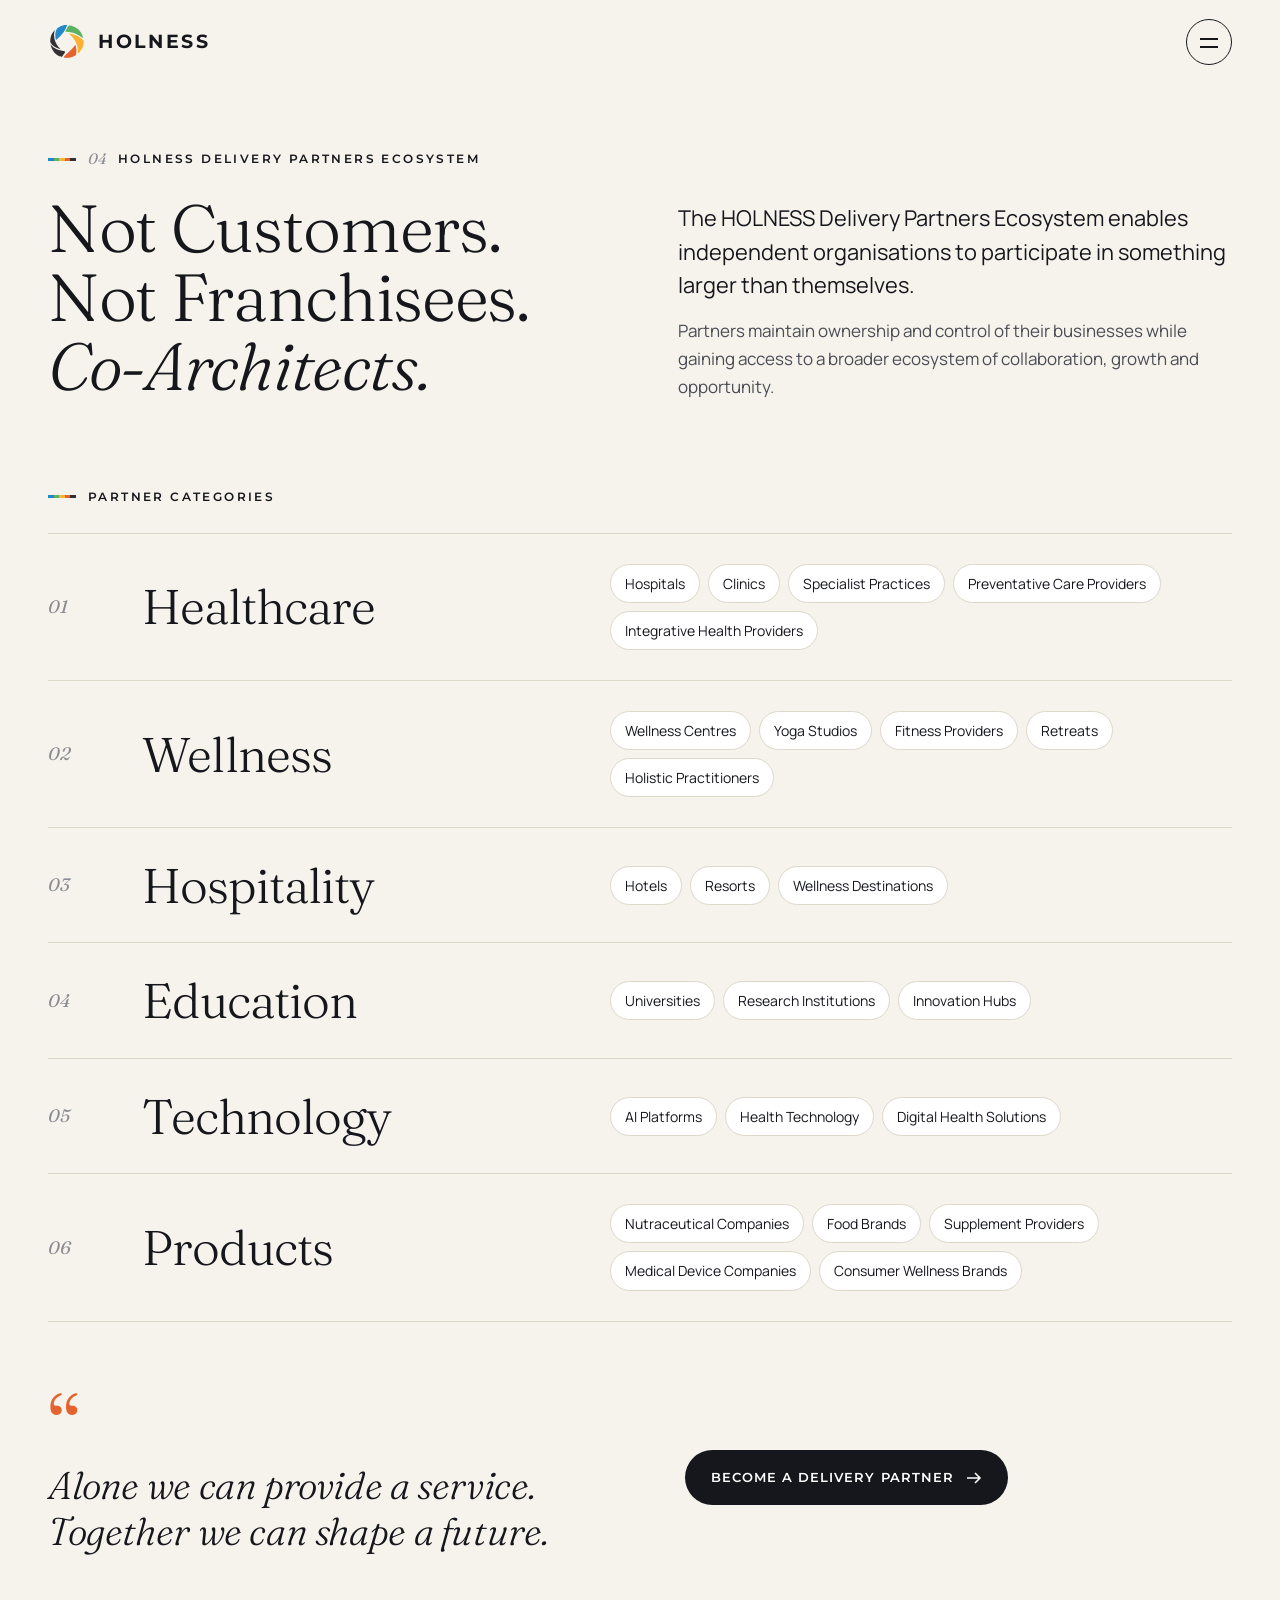
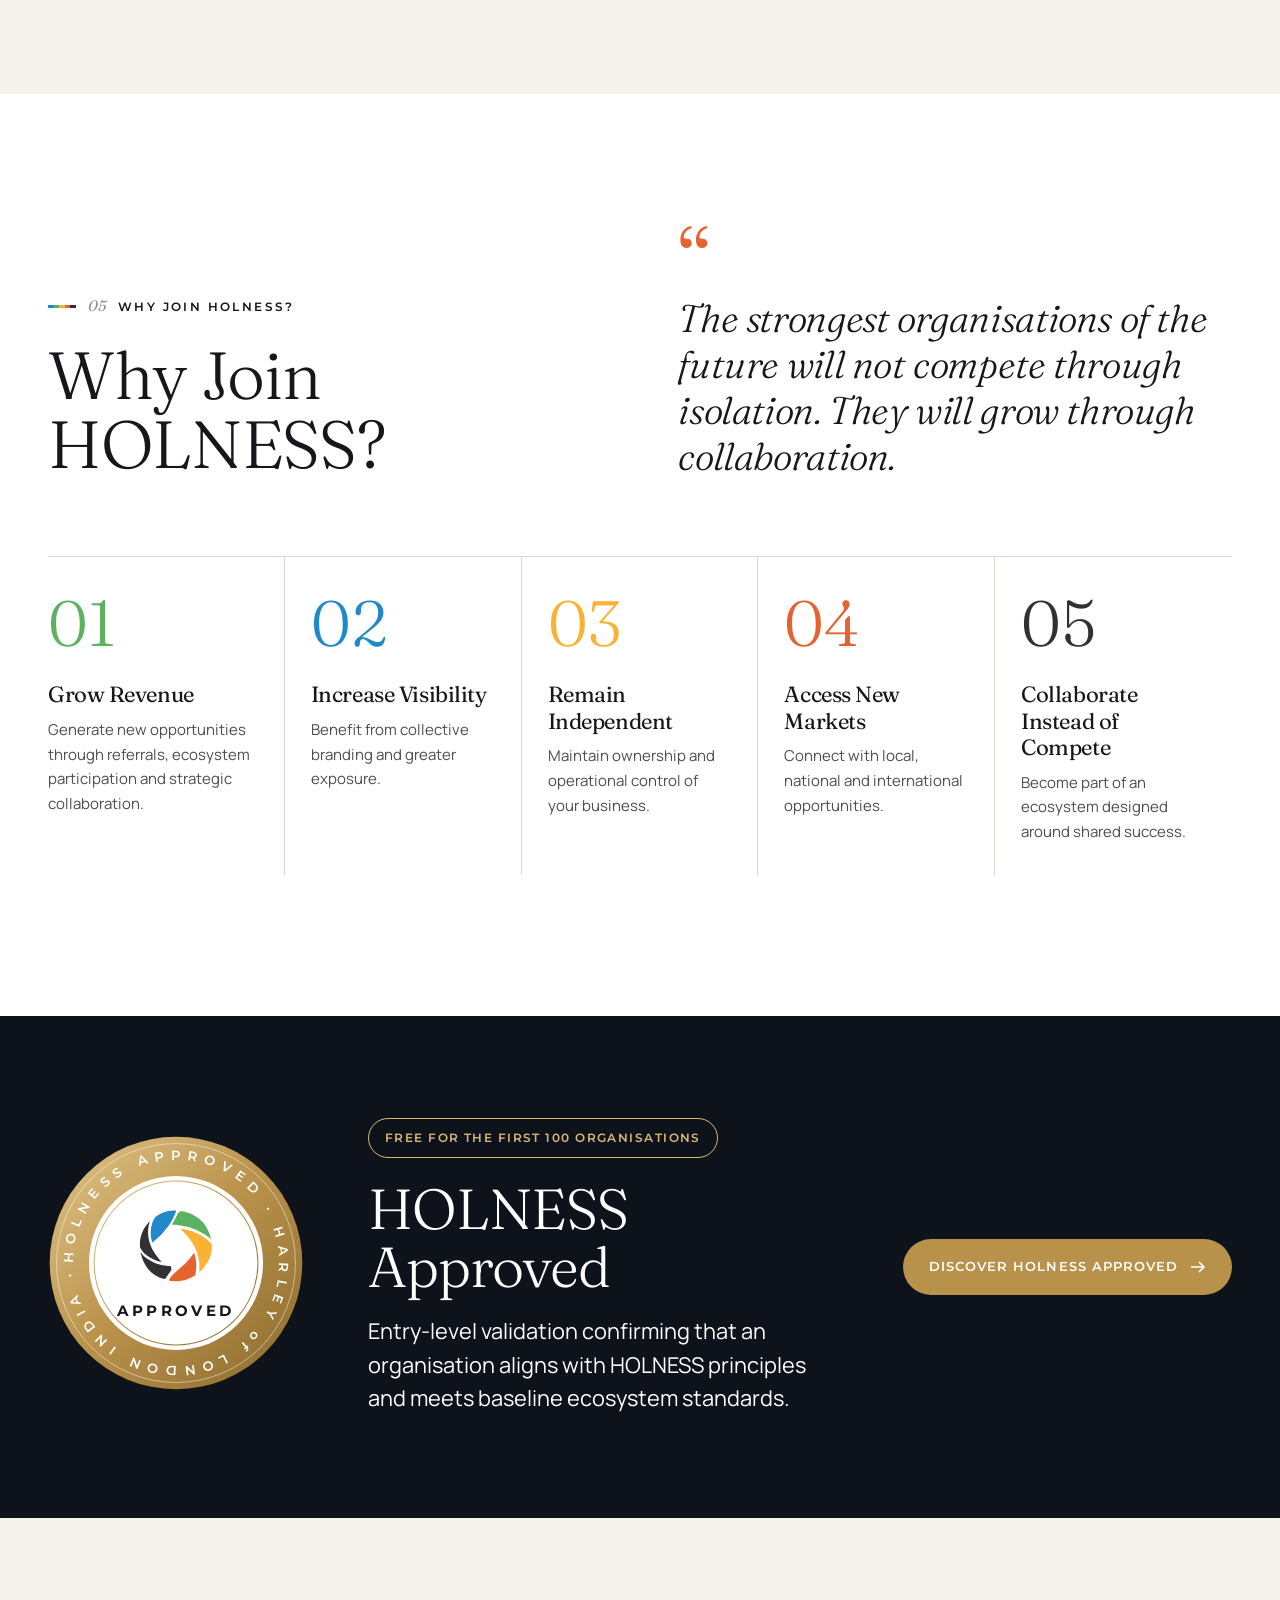
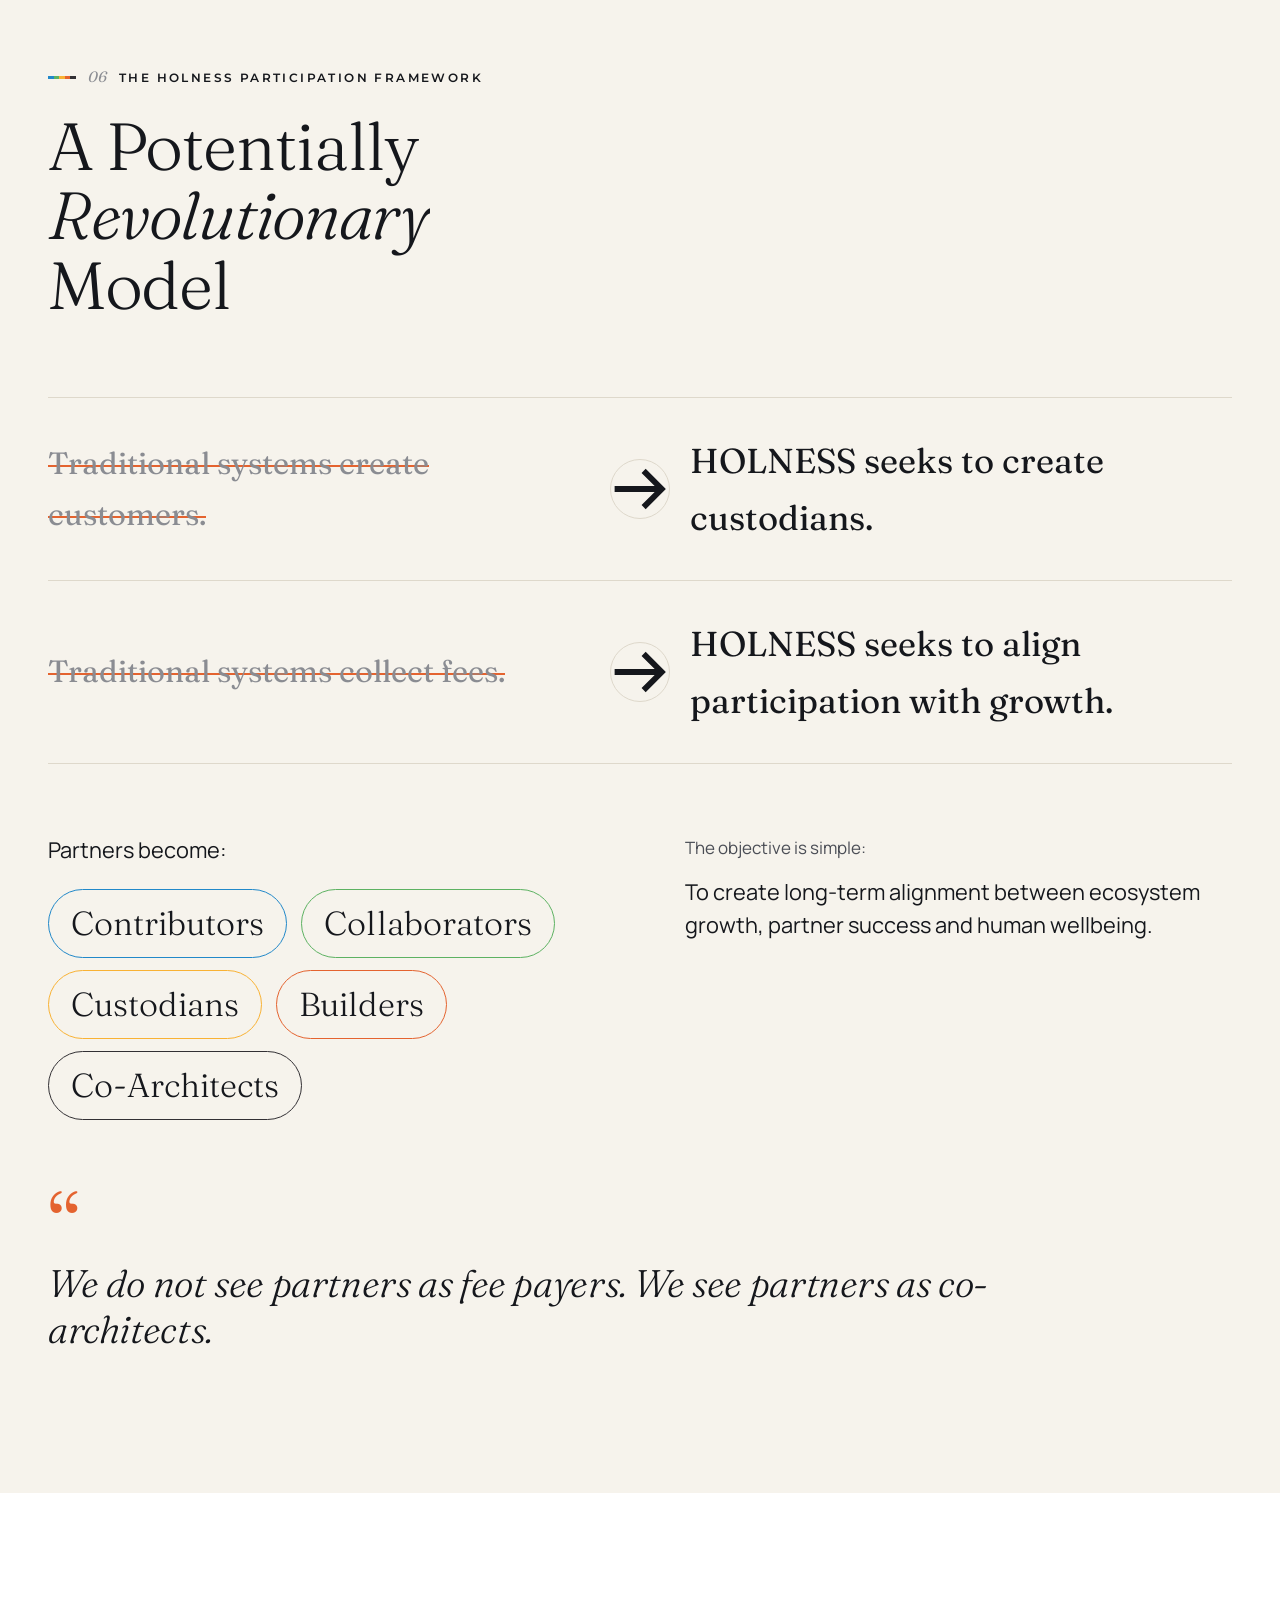
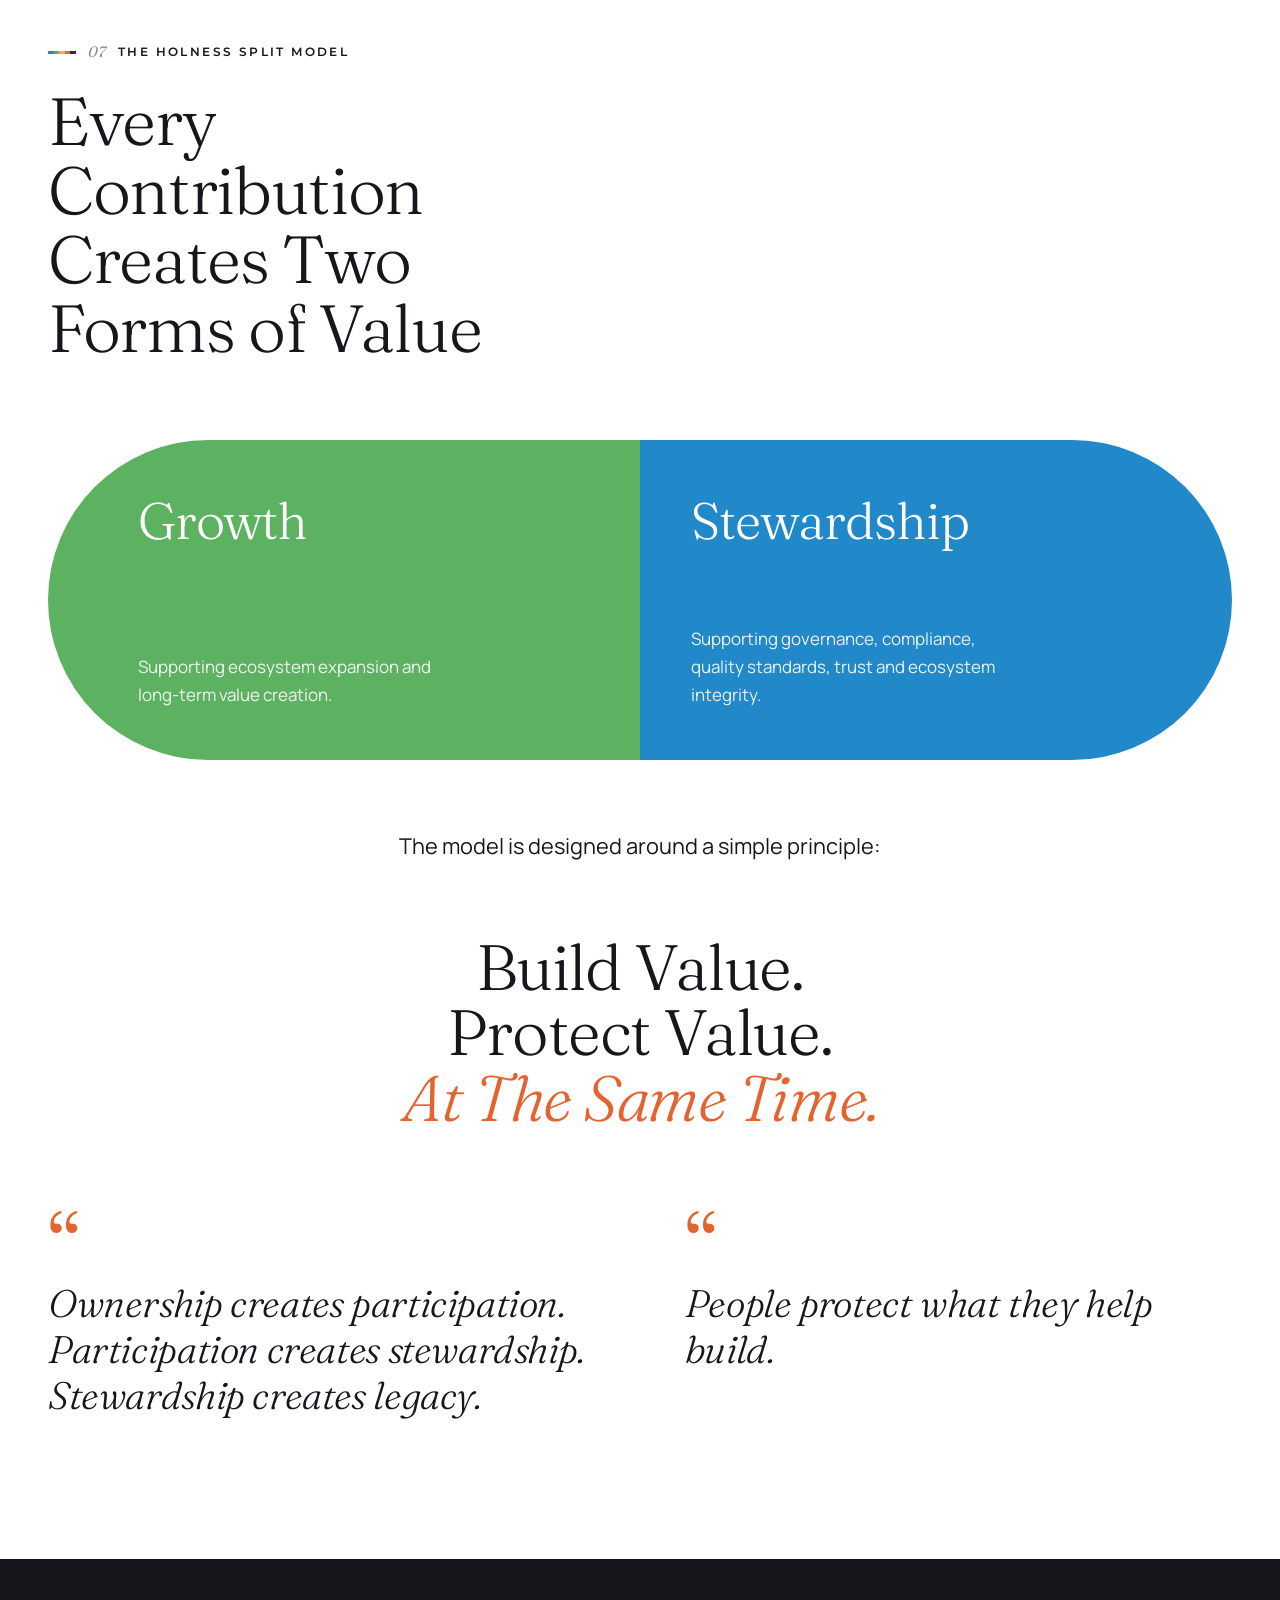
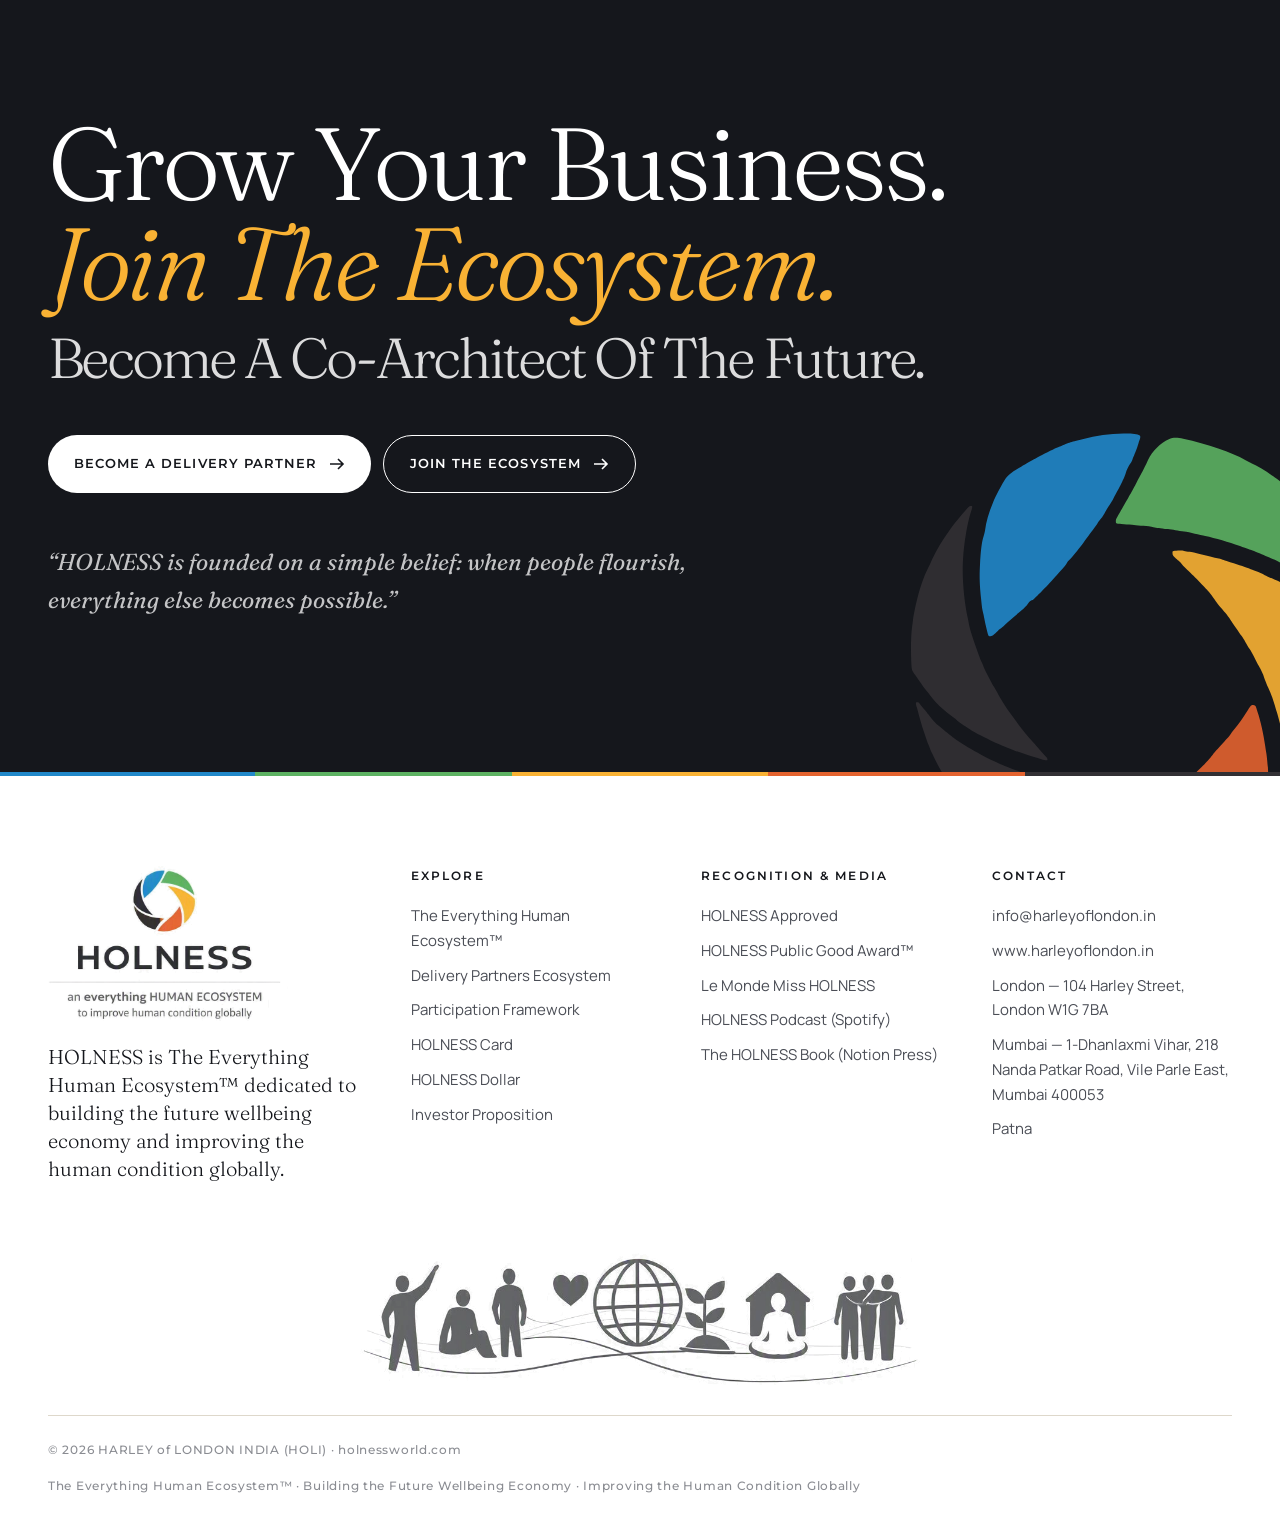
<file: delivery-partners.html>
<!DOCTYPE html>
<html lang="en">
<head>
<meta charset="utf-8">
<meta name="viewport" content="width=device-width, initial-scale=1">
<title>HOLNESS Delivery Partners Ecosystem — HOLNESS World</title>
<meta name="description" content="HOLNESS — The Everything Human Ecosystem™. Welcome to The HOLNESS World, the HOLNESS Delivery Partners Ecosystem. Building the Future Wellbeing Economy. Improving the Human Condition Globally.">
<meta property="og:title" content="HOLNESS Delivery Partners Ecosystem — HOLNESS World">
<meta property="og:description" content="HOLNESS — The Everything Human Ecosystem™. Welcome to The HOLNESS World, the HOLNESS Delivery Partners Ecosystem. Building the Future Wellbeing Economy. Improving the Human Condition Globally.">
<link rel="icon" type="image/svg+xml" href="images/holness-mark.svg">
<link rel="stylesheet" href="css/style.css">
<script>document.documentElement.className+=' js';</script>
</head>
<body class="">
<!-- ======================= HEADER (same on every page) ======================= -->
<div class="preloader" aria-hidden="true"><svg class="mark" viewBox="0 0 200 195.2" aria-hidden="true" ><path class="b b0 b-ink" fill="#323034" fill-rule="evenodd" d="M62.08,136.25C61.36,136.03 60.40,135.75 59.94,135.61C56.52,134.62 52.54,133.27 50.42,132.38C49.96,132.19 49.10,131.85 48.51,131.63C45.45,130.45 37.04,126.36 35.08,125.08C34.48,124.69 33.45,124.02 32.80,123.59C31.52,122.76 29.45,121.25 29.34,121.06C29.30,121.00 28.54,120.40 27.65,119.75C26.76,119.09 25.79,118.32 25.49,118.05C25.19,117.77 24.70,117.36 24.40,117.14C23.40,116.38 21.05,113.99 20.14,112.80C19.64,112.14 18.73,110.99 18.11,110.24C17.49,109.49 16.43,108.04 15.76,107.02C15.09,106.01 14.08,104.56 13.52,103.81C12.21,102.07 12.16,101.90 12.02,98.75C11.80,93.69 11.93,88.17 12.33,85.42C12.43,84.76 12.59,83.56 12.68,82.74C13.04,79.80 14.49,73.40 15.47,70.42C16.86,66.20 17.19,65.38 18.63,62.44C19.18,61.33 19.73,60.15 19.86,59.82C20.31,58.68 21.75,55.88 22.55,54.58C23.00,53.86 23.71,52.71 24.13,52.02C24.56,51.34 25.05,50.59 25.23,50.36C25.41,50.13 25.83,49.54 26.16,49.05C27.65,46.86 28.73,45.47 31.66,41.96C34.06,39.08 34.34,38.81 34.96,38.81C35.47,38.81 35.48,38.81 35.48,39.23C35.48,39.47 35.21,40.46 34.88,41.44C34.31,43.15 33.31,47.70 32.98,50.12C32.91,50.61 32.83,51.09 32.80,51.19C32.70,51.53 32.15,56.36 32.03,57.98C31.70,62.41 31.74,65.49 32.20,71.49C32.41,74.30 33.22,79.76 33.69,81.60C33.81,82.06 33.97,82.86 34.05,83.38C34.37,85.54 35.10,87.98 37.14,93.75C38.31,97.07 38.74,98.21 39.13,98.97C39.29,99.29 39.61,100.04 39.84,100.64C40.07,101.24 40.66,102.50 41.16,103.45C41.66,104.40 42.31,105.66 42.61,106.25C42.91,106.84 43.49,107.86 43.88,108.51C44.28,109.17 45.03,110.48 45.54,111.43C48.02,116.07 54.43,124.81 59.17,130.02C59.73,130.63 60.49,131.51 60.86,131.96C61.24,132.42 62.19,133.47 62.97,134.29C64.28,135.65 64.40,135.81 64.40,136.22C64.40,136.67 64.40,136.67 63.90,136.65C63.62,136.64 62.80,136.46 62.08,136.25Z"/><path class="b b1 b-blue" fill="#2188C9" fill-rule="evenodd" d="M41.63,88.48C41.35,87.76 40.39,83.76 40.12,82.14C39.98,81.32 39.74,80.17 39.58,79.58C39.42,78.99 39.24,77.98 39.17,77.32C39.10,76.67 38.96,75.35 38.87,74.40C38.30,69.01 38.21,66.23 38.45,61.55C38.76,55.62 39.11,52.87 39.87,50.38C40.12,49.55 40.37,48.55 40.41,48.15C40.77,45.14 41.80,41.54 43.51,37.38C44.36,35.29 47.13,30.04 48.19,28.50C49.23,26.98 50.89,25.69 54.29,23.75C55.10,23.28 56.39,22.52 57.14,22.06C58.75,21.09 60.98,19.85 62.32,19.19C65.15,17.78 68.24,16.31 68.87,16.07C69.26,15.92 70.15,15.55 70.83,15.26C72.57,14.52 73.18,14.32 74.82,13.93C75.61,13.75 76.97,13.41 77.86,13.18C83.32,11.76 88.14,11.10 93.76,10.99C96.64,10.93 98.97,11.19 99.91,11.69C100.20,11.84 100.18,12.65 99.87,13.33C99.74,13.63 99.55,14.21 99.45,14.63C99.26,15.44 98.33,18.02 97.75,19.37C97.55,19.81 97.25,20.55 97.07,21.01C96.90,21.47 96.57,22.10 96.35,22.42C95.60,23.47 94.78,25.16 94.53,26.17C94.39,26.72 93.99,27.74 93.65,28.44C93.30,29.13 92.95,29.89 92.86,30.12C92.77,30.35 92.31,31.23 91.84,32.08C91.37,32.93 90.75,34.06 90.47,34.58C90.18,35.11 89.82,35.82 89.68,36.17C89.54,36.51 88.94,37.51 88.35,38.38C87.76,39.25 86.99,40.50 86.62,41.16C85.77,42.73 85.50,43.13 84.77,43.99C84.43,44.38 83.89,45.13 83.57,45.65C83.25,46.18 82.48,47.25 81.86,48.04C81.24,48.82 80.13,50.32 79.39,51.37C78.66,52.42 77.75,53.65 77.38,54.11C77.01,54.57 76.00,55.85 75.14,56.96C74.15,58.24 73.32,59.19 72.89,59.53C72.43,59.89 72.11,60.26 71.92,60.66C71.54,61.44 71.05,62.07 69.66,63.57C69.02,64.26 68.05,65.36 67.50,66.01C65.49,68.41 59.09,75.00 58.76,75.00C58.23,75.01 57.37,75.61 57.03,76.23C56.57,77.03 55.06,78.53 53.10,80.13C51.20,81.67 49.43,83.22 47.98,84.59C47.36,85.19 46.58,85.86 46.25,86.10C45.92,86.34 45.49,86.70 45.30,86.91C45.10,87.12 44.52,87.66 44.02,88.11C43.12,88.91 43.08,88.93 42.45,88.93C41.82,88.93 41.81,88.92 41.63,88.48Z"/><path class="b b2 b-green" fill="#5DB262" fill-rule="evenodd" d="M182.96,79.20C182.46,78.75 181.66,78.08 181.17,77.70C179.38,76.29 179.09,76.05 178.27,75.34C177.82,74.94 176.96,74.31 176.37,73.92C175.78,73.54 175.08,73.07 174.82,72.88C173.81,72.15 167.89,68.24 167.50,68.04C167.27,67.93 166.71,67.60 166.25,67.30C164.24,66.02 162.64,65.12 160.36,64.01C159.01,63.36 157.14,62.38 156.19,61.84C153.56,60.35 151.61,59.38 150.36,58.95C149.74,58.73 148.48,58.19 147.56,57.73C146.64,57.28 145.25,56.70 144.46,56.44C143.68,56.19 142.77,55.86 142.44,55.72C142.11,55.57 141.28,55.27 140.60,55.04C139.91,54.81 138.81,54.42 138.15,54.17C134.38,52.75 128.83,51.12 125.12,50.35C124.23,50.17 122.41,49.78 121.07,49.48C119.73,49.18 117.88,48.83 116.96,48.69C116.05,48.56 114.55,48.31 113.63,48.16C112.71,48.00 111.43,47.81 110.77,47.74C107.35,47.36 106.57,47.25 105.17,46.98C104.32,46.82 102.61,46.60 101.37,46.49C100.12,46.39 98.46,46.23 97.68,46.14C96.89,46.05 95.18,45.91 93.87,45.83C90.84,45.66 90.71,45.61 90.71,44.68C90.71,44.10 90.78,43.88 91.20,43.18C91.63,42.46 92.57,40.81 94.26,37.80C94.55,37.27 94.88,36.71 95.00,36.55C95.11,36.38 95.38,35.90 95.60,35.48C95.81,35.05 96.19,34.40 96.44,34.03C96.69,33.66 97.61,31.95 98.49,30.22C99.36,28.50 100.23,26.84 100.42,26.55C100.85,25.86 102.37,22.83 102.91,21.56C104.39,18.10 107.82,14.60 111.09,13.21C112.70,12.52 114.11,12.47 116.61,13.01C126.42,15.14 136.41,18.63 141.36,21.66C141.79,21.92 142.45,22.27 142.83,22.43C145.31,23.48 148.06,25.12 151.25,27.45C151.84,27.88 152.79,28.55 153.37,28.94C153.94,29.33 155.01,30.16 155.75,30.79C156.48,31.41 157.78,32.49 158.63,33.19C160.63,34.84 165.52,39.65 166.55,40.97C166.99,41.54 167.54,42.24 167.78,42.52C168.58,43.47 169.99,45.41 170.95,46.85C171.47,47.63 172.20,48.72 172.57,49.26C173.32,50.35 173.83,51.19 174.69,52.80C175.01,53.39 175.53,54.30 175.84,54.82C176.15,55.35 176.52,56.07 176.67,56.43C176.81,56.79 177.15,57.51 177.44,58.04C177.72,58.56 178.19,59.58 178.49,60.30C178.78,61.02 179.43,62.44 179.93,63.45C181.16,65.92 181.40,66.52 182.38,69.58C184.16,75.09 184.88,77.90 184.88,79.25C184.88,80.00 184.88,80.00 184.37,80.00C183.92,80.00 183.78,79.92 182.96,79.20Z"/><path class="b b3 b-yellow" fill="#F9B234" fill-rule="evenodd" d="M157.40,159.43C156.90,158.13 156.80,156.13 157.09,153.27C157.26,151.54 157.18,144.11 156.96,141.01C156.75,138.15 156.51,136.14 156.25,135.13C156.10,134.50 155.93,133.64 155.89,133.21C155.65,130.68 155.08,127.01 154.77,126.03C154.58,125.43 154.12,123.74 153.75,122.26C153.39,120.79 152.88,118.91 152.62,118.10C152.36,117.28 151.92,115.80 151.62,114.82C151.00,112.74 150.32,110.94 149.29,108.70C148.61,107.21 147.62,104.64 147.35,103.69C147.22,103.19 146.07,100.89 145.54,100.06C145.33,99.73 144.70,98.53 144.14,97.38C143.58,96.24 142.69,94.65 142.17,93.87C141.64,93.08 140.90,91.85 140.51,91.13C140.13,90.41 139.46,89.36 139.03,88.79C138.59,88.23 138.09,87.51 137.91,87.19C137.73,86.87 137.38,86.37 137.14,86.07C136.90,85.78 136.44,85.13 136.11,84.64C135.79,84.15 135.36,83.51 135.16,83.21C134.96,82.92 134.50,82.22 134.13,81.67C133.76,81.11 133.12,80.27 132.71,79.80C132.30,79.33 131.51,78.42 130.95,77.78C130.39,77.13 129.34,75.75 128.63,74.70C127.91,73.65 126.95,72.34 126.48,71.79C125.25,70.33 119.82,64.81 118.24,63.43C117.51,62.78 116.59,61.83 116.20,61.32C115.81,60.81 115.35,60.30 115.18,60.19C114.58,59.79 112.95,58.30 112.73,57.93C112.58,57.69 112.50,57.34 112.50,56.94C112.50,56.33 112.50,56.32 112.95,56.19C113.77,55.95 116.17,55.90 116.97,56.11C117.37,56.22 118.31,56.39 119.05,56.49C119.80,56.60 121.54,56.97 122.92,57.31C125.68,58.01 128.49,58.67 130.27,59.05C130.92,59.19 131.77,59.45 132.18,59.63C132.58,59.81 133.85,60.24 135.00,60.59C137.71,61.40 141.45,62.64 142.20,62.97C142.53,63.12 143.65,63.55 144.70,63.94C145.78,64.34 147.02,64.90 147.56,65.22C148.08,65.54 148.91,65.95 149.40,66.13C150.50,66.54 152.56,67.46 153.94,68.16C154.51,68.45 155.26,68.79 155.61,68.93C155.96,69.07 156.71,69.44 157.26,69.75C157.82,70.07 158.93,70.69 159.74,71.14C160.55,71.59 161.54,72.22 161.94,72.54C163.12,73.45 163.67,73.78 164.57,74.12C165.95,74.64 166.42,74.92 167.80,76.04C168.52,76.63 169.51,77.36 170.00,77.68C170.99,78.31 173.52,80.18 173.63,80.36C173.67,80.42 174.35,80.93 175.14,81.50C175.93,82.07 177.06,83.00 177.66,83.57C178.26,84.14 179.29,85.02 179.94,85.52C180.63,86.05 181.61,86.98 182.27,87.71C183.02,88.56 183.78,89.26 184.53,89.79C186.34,91.09 186.85,92.10 187.22,95.12C187.63,98.45 187.53,105.79 187.03,109.23C186.26,114.50 185.41,118.62 184.82,120.00C184.59,120.53 184.13,121.84 183.79,122.90C183.00,125.41 182.12,127.55 180.83,130.12C180.26,131.26 179.62,132.60 179.41,133.08C179.20,133.57 178.82,134.30 178.57,134.71C178.32,135.11 177.92,135.90 177.68,136.46C177.43,137.04 177.00,137.77 176.67,138.17C175.72,139.31 174.40,141.28 173.68,142.62C173.07,143.77 172.66,144.39 171.10,146.55C170.79,146.97 170.17,147.86 169.72,148.51C169.26,149.17 168.40,150.21 167.81,150.84C167.21,151.47 166.49,152.27 166.19,152.63C165.90,152.98 165.17,153.71 164.58,154.24C163.99,154.76 163.09,155.72 162.56,156.36C161.69,157.44 160.30,158.73 159.22,159.46C158.56,159.91 157.58,159.90 157.40,159.43Z"/><path class="b b4 b-orange" fill="#E4632F" fill-rule="evenodd" d="M93.38,183.57C92.32,183.45 91.06,183.29 90.58,183.22C90.10,183.14 88.90,183.03 87.92,182.98C86.93,182.92 85.76,182.79 85.30,182.69C84.84,182.59 84.26,182.50 84.01,182.50C82.17,182.49 82.28,181.26 84.43,177.96C85.79,175.88 87.49,173.48 88.07,172.84C88.38,172.49 88.83,171.96 89.05,171.67C89.28,171.37 89.83,170.73 90.28,170.24C90.73,169.75 91.51,168.84 92.02,168.21C93.01,167.00 98.91,161.18 100.31,160.04C101.37,159.18 104.25,156.67 105.55,155.48C107.14,154.01 108.05,153.23 108.96,152.54C109.43,152.18 110.41,151.28 111.13,150.55C112.69,148.98 113.92,147.86 116.49,145.71C120.08,142.71 121.02,141.87 123.62,139.36C125.18,137.85 126.45,136.51 126.80,136.01C127.12,135.55 127.68,134.83 128.05,134.40C128.41,133.98 129.04,133.23 129.45,132.74C129.85,132.25 130.93,131.06 131.85,130.09C133.72,128.11 134.33,127.40 135.03,126.37C135.29,125.98 135.92,125.16 136.42,124.54C137.98,122.62 139.53,120.46 140.89,118.28C142.64,115.50 142.75,115.37 143.41,115.37C144.22,115.35 144.47,115.58 144.75,116.55C144.88,116.97 145.08,117.64 145.21,118.04C146.39,121.57 147.47,126.39 148.17,131.25C148.26,131.90 148.45,133.07 148.58,133.83C148.71,134.59 148.87,135.96 148.93,136.86C149.00,137.77 149.11,138.89 149.19,139.35C149.26,139.83 149.34,142.63 149.37,146.07C149.44,153.73 149.21,157.05 148.26,162.23C148.10,163.09 147.85,164.76 147.69,165.94C147.33,168.69 147.19,168.87 144.29,170.57C143.66,170.93 143.07,171.30 142.97,171.39C142.80,171.53 142.00,171.97 139.54,173.29C139.12,173.52 138.58,173.85 138.34,174.04C138.11,174.22 137.51,174.58 137.02,174.82C136.53,175.07 135.98,175.37 135.80,175.50C135.61,175.63 135.07,175.89 134.58,176.08C134.10,176.27 133.49,176.53 133.23,176.66C132.97,176.79 132.29,177.04 131.71,177.20C131.14,177.37 130.23,177.72 129.70,177.98C129.16,178.24 128.67,178.45 128.61,178.45C128.31,178.45 126.95,178.97 126.45,179.28C125.76,179.71 119.28,181.45 117.38,181.73C117.09,181.77 116.26,181.96 115.54,182.15C114.82,182.34 113.69,182.55 113.04,182.62C112.38,182.70 111.31,182.86 110.65,182.99C107.07,183.69 97.41,184.01 93.38,183.57Z"/><path class="b b5 b-ink" fill="#323034" fill-rule="evenodd" d="M71.50,178.03C71.25,177.93 70.69,177.80 70.25,177.73C67.35,177.24 61.43,175.34 58.15,173.84C57.37,173.48 55.79,172.76 54.64,172.23C50.35,170.27 46.42,167.77 42.38,164.46C42.02,164.16 41.36,163.61 40.90,163.24C38.33,161.12 33.42,155.62 30.17,151.22C28.19,148.55 25.75,144.83 24.58,142.68C24.00,141.63 23.10,140.00 22.58,139.05C22.06,138.10 21.34,136.71 20.99,135.95C20.63,135.20 20.15,134.21 19.92,133.75C19.69,133.29 19.34,132.46 19.14,131.90C18.94,131.35 18.67,130.68 18.54,130.42C18.33,130.00 17.82,128.53 16.56,124.70C16.05,123.17 14.93,119.28 14.65,118.10C14.52,117.54 14.28,116.69 14.11,116.20C13.95,115.71 13.81,115.08 13.81,114.80C13.81,114.29 13.81,114.29 14.34,114.29C14.86,114.29 14.89,114.31 15.35,114.99C15.61,115.38 16.35,116.31 16.99,117.06C17.63,117.81 18.34,118.67 18.57,118.98C21.00,122.16 21.13,122.29 24.76,125.17C26.30,126.39 27.83,127.61 28.15,127.88C31.13,130.33 41.07,135.94 45.77,137.84C46.43,138.10 47.79,138.67 48.81,139.10C51.71,140.34 55.48,141.72 57.56,142.30C61.65,143.46 66.26,144.56 69.05,145.06C70.00,145.23 70.96,145.42 71.19,145.48C72.36,145.77 78.50,146.42 83.99,146.84C87.26,147.08 87.56,147.25 87.84,149.03C87.92,149.51 88.12,150.23 88.29,150.63C88.54,151.23 88.62,151.67 88.71,152.98C88.77,153.86 88.85,154.86 88.88,155.21C88.94,155.76 88.91,155.91 88.57,156.52C87.99,157.55 85.35,161.35 83.74,163.47C83.28,164.08 82.53,165.12 82.07,165.77C81.62,166.42 80.78,167.62 80.21,168.44C78.78,170.49 76.49,173.99 75.67,175.37C75.15,176.25 73.74,178.05 73.50,178.14C73.17,178.27 71.98,178.20 71.50,178.03Z"/></svg><span class="word">HOLNESS</span></div>
<div class="progress" aria-hidden="true"></div>
<header class="site-header">
  <div class="wrap">
    <a class="brand" href="index.html" aria-label="HOLNESS World home"><svg class="mark" viewBox="0 0 200 195.2" aria-hidden="true" ><path class="b b0 b-ink" fill="#323034" fill-rule="evenodd" d="M62.08,136.25C61.36,136.03 60.40,135.75 59.94,135.61C56.52,134.62 52.54,133.27 50.42,132.38C49.96,132.19 49.10,131.85 48.51,131.63C45.45,130.45 37.04,126.36 35.08,125.08C34.48,124.69 33.45,124.02 32.80,123.59C31.52,122.76 29.45,121.25 29.34,121.06C29.30,121.00 28.54,120.40 27.65,119.75C26.76,119.09 25.79,118.32 25.49,118.05C25.19,117.77 24.70,117.36 24.40,117.14C23.40,116.38 21.05,113.99 20.14,112.80C19.64,112.14 18.73,110.99 18.11,110.24C17.49,109.49 16.43,108.04 15.76,107.02C15.09,106.01 14.08,104.56 13.52,103.81C12.21,102.07 12.16,101.90 12.02,98.75C11.80,93.69 11.93,88.17 12.33,85.42C12.43,84.76 12.59,83.56 12.68,82.74C13.04,79.80 14.49,73.40 15.47,70.42C16.86,66.20 17.19,65.38 18.63,62.44C19.18,61.33 19.73,60.15 19.86,59.82C20.31,58.68 21.75,55.88 22.55,54.58C23.00,53.86 23.71,52.71 24.13,52.02C24.56,51.34 25.05,50.59 25.23,50.36C25.41,50.13 25.83,49.54 26.16,49.05C27.65,46.86 28.73,45.47 31.66,41.96C34.06,39.08 34.34,38.81 34.96,38.81C35.47,38.81 35.48,38.81 35.48,39.23C35.48,39.47 35.21,40.46 34.88,41.44C34.31,43.15 33.31,47.70 32.98,50.12C32.91,50.61 32.83,51.09 32.80,51.19C32.70,51.53 32.15,56.36 32.03,57.98C31.70,62.41 31.74,65.49 32.20,71.49C32.41,74.30 33.22,79.76 33.69,81.60C33.81,82.06 33.97,82.86 34.05,83.38C34.37,85.54 35.10,87.98 37.14,93.75C38.31,97.07 38.74,98.21 39.13,98.97C39.29,99.29 39.61,100.04 39.84,100.64C40.07,101.24 40.66,102.50 41.16,103.45C41.66,104.40 42.31,105.66 42.61,106.25C42.91,106.84 43.49,107.86 43.88,108.51C44.28,109.17 45.03,110.48 45.54,111.43C48.02,116.07 54.43,124.81 59.17,130.02C59.73,130.63 60.49,131.51 60.86,131.96C61.24,132.42 62.19,133.47 62.97,134.29C64.28,135.65 64.40,135.81 64.40,136.22C64.40,136.67 64.40,136.67 63.90,136.65C63.62,136.64 62.80,136.46 62.08,136.25Z"/><path class="b b1 b-blue" fill="#2188C9" fill-rule="evenodd" d="M41.63,88.48C41.35,87.76 40.39,83.76 40.12,82.14C39.98,81.32 39.74,80.17 39.58,79.58C39.42,78.99 39.24,77.98 39.17,77.32C39.10,76.67 38.96,75.35 38.87,74.40C38.30,69.01 38.21,66.23 38.45,61.55C38.76,55.62 39.11,52.87 39.87,50.38C40.12,49.55 40.37,48.55 40.41,48.15C40.77,45.14 41.80,41.54 43.51,37.38C44.36,35.29 47.13,30.04 48.19,28.50C49.23,26.98 50.89,25.69 54.29,23.75C55.10,23.28 56.39,22.52 57.14,22.06C58.75,21.09 60.98,19.85 62.32,19.19C65.15,17.78 68.24,16.31 68.87,16.07C69.26,15.92 70.15,15.55 70.83,15.26C72.57,14.52 73.18,14.32 74.82,13.93C75.61,13.75 76.97,13.41 77.86,13.18C83.32,11.76 88.14,11.10 93.76,10.99C96.64,10.93 98.97,11.19 99.91,11.69C100.20,11.84 100.18,12.65 99.87,13.33C99.74,13.63 99.55,14.21 99.45,14.63C99.26,15.44 98.33,18.02 97.75,19.37C97.55,19.81 97.25,20.55 97.07,21.01C96.90,21.47 96.57,22.10 96.35,22.42C95.60,23.47 94.78,25.16 94.53,26.17C94.39,26.72 93.99,27.74 93.65,28.44C93.30,29.13 92.95,29.89 92.86,30.12C92.77,30.35 92.31,31.23 91.84,32.08C91.37,32.93 90.75,34.06 90.47,34.58C90.18,35.11 89.82,35.82 89.68,36.17C89.54,36.51 88.94,37.51 88.35,38.38C87.76,39.25 86.99,40.50 86.62,41.16C85.77,42.73 85.50,43.13 84.77,43.99C84.43,44.38 83.89,45.13 83.57,45.65C83.25,46.18 82.48,47.25 81.86,48.04C81.24,48.82 80.13,50.32 79.39,51.37C78.66,52.42 77.75,53.65 77.38,54.11C77.01,54.57 76.00,55.85 75.14,56.96C74.15,58.24 73.32,59.19 72.89,59.53C72.43,59.89 72.11,60.26 71.92,60.66C71.54,61.44 71.05,62.07 69.66,63.57C69.02,64.26 68.05,65.36 67.50,66.01C65.49,68.41 59.09,75.00 58.76,75.00C58.23,75.01 57.37,75.61 57.03,76.23C56.57,77.03 55.06,78.53 53.10,80.13C51.20,81.67 49.43,83.22 47.98,84.59C47.36,85.19 46.58,85.86 46.25,86.10C45.92,86.34 45.49,86.70 45.30,86.91C45.10,87.12 44.52,87.66 44.02,88.11C43.12,88.91 43.08,88.93 42.45,88.93C41.82,88.93 41.81,88.92 41.63,88.48Z"/><path class="b b2 b-green" fill="#5DB262" fill-rule="evenodd" d="M182.96,79.20C182.46,78.75 181.66,78.08 181.17,77.70C179.38,76.29 179.09,76.05 178.27,75.34C177.82,74.94 176.96,74.31 176.37,73.92C175.78,73.54 175.08,73.07 174.82,72.88C173.81,72.15 167.89,68.24 167.50,68.04C167.27,67.93 166.71,67.60 166.25,67.30C164.24,66.02 162.64,65.12 160.36,64.01C159.01,63.36 157.14,62.38 156.19,61.84C153.56,60.35 151.61,59.38 150.36,58.95C149.74,58.73 148.48,58.19 147.56,57.73C146.64,57.28 145.25,56.70 144.46,56.44C143.68,56.19 142.77,55.86 142.44,55.72C142.11,55.57 141.28,55.27 140.60,55.04C139.91,54.81 138.81,54.42 138.15,54.17C134.38,52.75 128.83,51.12 125.12,50.35C124.23,50.17 122.41,49.78 121.07,49.48C119.73,49.18 117.88,48.83 116.96,48.69C116.05,48.56 114.55,48.31 113.63,48.16C112.71,48.00 111.43,47.81 110.77,47.74C107.35,47.36 106.57,47.25 105.17,46.98C104.32,46.82 102.61,46.60 101.37,46.49C100.12,46.39 98.46,46.23 97.68,46.14C96.89,46.05 95.18,45.91 93.87,45.83C90.84,45.66 90.71,45.61 90.71,44.68C90.71,44.10 90.78,43.88 91.20,43.18C91.63,42.46 92.57,40.81 94.26,37.80C94.55,37.27 94.88,36.71 95.00,36.55C95.11,36.38 95.38,35.90 95.60,35.48C95.81,35.05 96.19,34.40 96.44,34.03C96.69,33.66 97.61,31.95 98.49,30.22C99.36,28.50 100.23,26.84 100.42,26.55C100.85,25.86 102.37,22.83 102.91,21.56C104.39,18.10 107.82,14.60 111.09,13.21C112.70,12.52 114.11,12.47 116.61,13.01C126.42,15.14 136.41,18.63 141.36,21.66C141.79,21.92 142.45,22.27 142.83,22.43C145.31,23.48 148.06,25.12 151.25,27.45C151.84,27.88 152.79,28.55 153.37,28.94C153.94,29.33 155.01,30.16 155.75,30.79C156.48,31.41 157.78,32.49 158.63,33.19C160.63,34.84 165.52,39.65 166.55,40.97C166.99,41.54 167.54,42.24 167.78,42.52C168.58,43.47 169.99,45.41 170.95,46.85C171.47,47.63 172.20,48.72 172.57,49.26C173.32,50.35 173.83,51.19 174.69,52.80C175.01,53.39 175.53,54.30 175.84,54.82C176.15,55.35 176.52,56.07 176.67,56.43C176.81,56.79 177.15,57.51 177.44,58.04C177.72,58.56 178.19,59.58 178.49,60.30C178.78,61.02 179.43,62.44 179.93,63.45C181.16,65.92 181.40,66.52 182.38,69.58C184.16,75.09 184.88,77.90 184.88,79.25C184.88,80.00 184.88,80.00 184.37,80.00C183.92,80.00 183.78,79.92 182.96,79.20Z"/><path class="b b3 b-yellow" fill="#F9B234" fill-rule="evenodd" d="M157.40,159.43C156.90,158.13 156.80,156.13 157.09,153.27C157.26,151.54 157.18,144.11 156.96,141.01C156.75,138.15 156.51,136.14 156.25,135.13C156.10,134.50 155.93,133.64 155.89,133.21C155.65,130.68 155.08,127.01 154.77,126.03C154.58,125.43 154.12,123.74 153.75,122.26C153.39,120.79 152.88,118.91 152.62,118.10C152.36,117.28 151.92,115.80 151.62,114.82C151.00,112.74 150.32,110.94 149.29,108.70C148.61,107.21 147.62,104.64 147.35,103.69C147.22,103.19 146.07,100.89 145.54,100.06C145.33,99.73 144.70,98.53 144.14,97.38C143.58,96.24 142.69,94.65 142.17,93.87C141.64,93.08 140.90,91.85 140.51,91.13C140.13,90.41 139.46,89.36 139.03,88.79C138.59,88.23 138.09,87.51 137.91,87.19C137.73,86.87 137.38,86.37 137.14,86.07C136.90,85.78 136.44,85.13 136.11,84.64C135.79,84.15 135.36,83.51 135.16,83.21C134.96,82.92 134.50,82.22 134.13,81.67C133.76,81.11 133.12,80.27 132.71,79.80C132.30,79.33 131.51,78.42 130.95,77.78C130.39,77.13 129.34,75.75 128.63,74.70C127.91,73.65 126.95,72.34 126.48,71.79C125.25,70.33 119.82,64.81 118.24,63.43C117.51,62.78 116.59,61.83 116.20,61.32C115.81,60.81 115.35,60.30 115.18,60.19C114.58,59.79 112.95,58.30 112.73,57.93C112.58,57.69 112.50,57.34 112.50,56.94C112.50,56.33 112.50,56.32 112.95,56.19C113.77,55.95 116.17,55.90 116.97,56.11C117.37,56.22 118.31,56.39 119.05,56.49C119.80,56.60 121.54,56.97 122.92,57.31C125.68,58.01 128.49,58.67 130.27,59.05C130.92,59.19 131.77,59.45 132.18,59.63C132.58,59.81 133.85,60.24 135.00,60.59C137.71,61.40 141.45,62.64 142.20,62.97C142.53,63.12 143.65,63.55 144.70,63.94C145.78,64.34 147.02,64.90 147.56,65.22C148.08,65.54 148.91,65.95 149.40,66.13C150.50,66.54 152.56,67.46 153.94,68.16C154.51,68.45 155.26,68.79 155.61,68.93C155.96,69.07 156.71,69.44 157.26,69.75C157.82,70.07 158.93,70.69 159.74,71.14C160.55,71.59 161.54,72.22 161.94,72.54C163.12,73.45 163.67,73.78 164.57,74.12C165.95,74.64 166.42,74.92 167.80,76.04C168.52,76.63 169.51,77.36 170.00,77.68C170.99,78.31 173.52,80.18 173.63,80.36C173.67,80.42 174.35,80.93 175.14,81.50C175.93,82.07 177.06,83.00 177.66,83.57C178.26,84.14 179.29,85.02 179.94,85.52C180.63,86.05 181.61,86.98 182.27,87.71C183.02,88.56 183.78,89.26 184.53,89.79C186.34,91.09 186.85,92.10 187.22,95.12C187.63,98.45 187.53,105.79 187.03,109.23C186.26,114.50 185.41,118.62 184.82,120.00C184.59,120.53 184.13,121.84 183.79,122.90C183.00,125.41 182.12,127.55 180.83,130.12C180.26,131.26 179.62,132.60 179.41,133.08C179.20,133.57 178.82,134.30 178.57,134.71C178.32,135.11 177.92,135.90 177.68,136.46C177.43,137.04 177.00,137.77 176.67,138.17C175.72,139.31 174.40,141.28 173.68,142.62C173.07,143.77 172.66,144.39 171.10,146.55C170.79,146.97 170.17,147.86 169.72,148.51C169.26,149.17 168.40,150.21 167.81,150.84C167.21,151.47 166.49,152.27 166.19,152.63C165.90,152.98 165.17,153.71 164.58,154.24C163.99,154.76 163.09,155.72 162.56,156.36C161.69,157.44 160.30,158.73 159.22,159.46C158.56,159.91 157.58,159.90 157.40,159.43Z"/><path class="b b4 b-orange" fill="#E4632F" fill-rule="evenodd" d="M93.38,183.57C92.32,183.45 91.06,183.29 90.58,183.22C90.10,183.14 88.90,183.03 87.92,182.98C86.93,182.92 85.76,182.79 85.30,182.69C84.84,182.59 84.26,182.50 84.01,182.50C82.17,182.49 82.28,181.26 84.43,177.96C85.79,175.88 87.49,173.48 88.07,172.84C88.38,172.49 88.83,171.96 89.05,171.67C89.28,171.37 89.83,170.73 90.28,170.24C90.73,169.75 91.51,168.84 92.02,168.21C93.01,167.00 98.91,161.18 100.31,160.04C101.37,159.18 104.25,156.67 105.55,155.48C107.14,154.01 108.05,153.23 108.96,152.54C109.43,152.18 110.41,151.28 111.13,150.55C112.69,148.98 113.92,147.86 116.49,145.71C120.08,142.71 121.02,141.87 123.62,139.36C125.18,137.85 126.45,136.51 126.80,136.01C127.12,135.55 127.68,134.83 128.05,134.40C128.41,133.98 129.04,133.23 129.45,132.74C129.85,132.25 130.93,131.06 131.85,130.09C133.72,128.11 134.33,127.40 135.03,126.37C135.29,125.98 135.92,125.16 136.42,124.54C137.98,122.62 139.53,120.46 140.89,118.28C142.64,115.50 142.75,115.37 143.41,115.37C144.22,115.35 144.47,115.58 144.75,116.55C144.88,116.97 145.08,117.64 145.21,118.04C146.39,121.57 147.47,126.39 148.17,131.25C148.26,131.90 148.45,133.07 148.58,133.83C148.71,134.59 148.87,135.96 148.93,136.86C149.00,137.77 149.11,138.89 149.19,139.35C149.26,139.83 149.34,142.63 149.37,146.07C149.44,153.73 149.21,157.05 148.26,162.23C148.10,163.09 147.85,164.76 147.69,165.94C147.33,168.69 147.19,168.87 144.29,170.57C143.66,170.93 143.07,171.30 142.97,171.39C142.80,171.53 142.00,171.97 139.54,173.29C139.12,173.52 138.58,173.85 138.34,174.04C138.11,174.22 137.51,174.58 137.02,174.82C136.53,175.07 135.98,175.37 135.80,175.50C135.61,175.63 135.07,175.89 134.58,176.08C134.10,176.27 133.49,176.53 133.23,176.66C132.97,176.79 132.29,177.04 131.71,177.20C131.14,177.37 130.23,177.72 129.70,177.98C129.16,178.24 128.67,178.45 128.61,178.45C128.31,178.45 126.95,178.97 126.45,179.28C125.76,179.71 119.28,181.45 117.38,181.73C117.09,181.77 116.26,181.96 115.54,182.15C114.82,182.34 113.69,182.55 113.04,182.62C112.38,182.70 111.31,182.86 110.65,182.99C107.07,183.69 97.41,184.01 93.38,183.57Z"/><path class="b b5 b-ink" fill="#323034" fill-rule="evenodd" d="M71.50,178.03C71.25,177.93 70.69,177.80 70.25,177.73C67.35,177.24 61.43,175.34 58.15,173.84C57.37,173.48 55.79,172.76 54.64,172.23C50.35,170.27 46.42,167.77 42.38,164.46C42.02,164.16 41.36,163.61 40.90,163.24C38.33,161.12 33.42,155.62 30.17,151.22C28.19,148.55 25.75,144.83 24.58,142.68C24.00,141.63 23.10,140.00 22.58,139.05C22.06,138.10 21.34,136.71 20.99,135.95C20.63,135.20 20.15,134.21 19.92,133.75C19.69,133.29 19.34,132.46 19.14,131.90C18.94,131.35 18.67,130.68 18.54,130.42C18.33,130.00 17.82,128.53 16.56,124.70C16.05,123.17 14.93,119.28 14.65,118.10C14.52,117.54 14.28,116.69 14.11,116.20C13.95,115.71 13.81,115.08 13.81,114.80C13.81,114.29 13.81,114.29 14.34,114.29C14.86,114.29 14.89,114.31 15.35,114.99C15.61,115.38 16.35,116.31 16.99,117.06C17.63,117.81 18.34,118.67 18.57,118.98C21.00,122.16 21.13,122.29 24.76,125.17C26.30,126.39 27.83,127.61 28.15,127.88C31.13,130.33 41.07,135.94 45.77,137.84C46.43,138.10 47.79,138.67 48.81,139.10C51.71,140.34 55.48,141.72 57.56,142.30C61.65,143.46 66.26,144.56 69.05,145.06C70.00,145.23 70.96,145.42 71.19,145.48C72.36,145.77 78.50,146.42 83.99,146.84C87.26,147.08 87.56,147.25 87.84,149.03C87.92,149.51 88.12,150.23 88.29,150.63C88.54,151.23 88.62,151.67 88.71,152.98C88.77,153.86 88.85,154.86 88.88,155.21C88.94,155.76 88.91,155.91 88.57,156.52C87.99,157.55 85.35,161.35 83.74,163.47C83.28,164.08 82.53,165.12 82.07,165.77C81.62,166.42 80.78,167.62 80.21,168.44C78.78,170.49 76.49,173.99 75.67,175.37C75.15,176.25 73.74,178.05 73.50,178.14C73.17,178.27 71.98,178.20 71.50,178.03Z"/></svg><span><span class="brand-name">HOLNESS</span><span class="brand-sub">The Everything Human Ecosystem™</span></span></a>
    <nav class="nav" aria-label="Main"><a href="ecosystem.html">Ecosystem</a><a href="delivery-partners.html" class="active">Delivery Partners</a><a href="holness-approved.html">HOLNESS Approved</a><a href="card-and-dollar.html">Card &amp; Dollar</a><a href="recognition.html">Recognition</a><a href="podcast-and-book.html">Podcast &amp; Book</a><a href="about.html">About</a></nav>
    <a class="btn btn-solid header-cta" href="contact.html?interest=partner">Become a Delivery Partner</a>
    <button class="menu-btn" aria-label="Open menu" aria-expanded="false"><span></span><span></span></button>
  </div>
</header>
<div class="mobile-menu">
  <nav aria-label="Mobile"><a href="ecosystem.html"><span>01</span>Ecosystem</a><a href="delivery-partners.html"><span>02</span>Delivery Partners</a><a href="holness-approved.html"><span>03</span>HOLNESS Approved</a><a href="card-and-dollar.html"><span>04</span>Card &amp; Dollar</a><a href="recognition.html"><span>05</span>Recognition</a><a href="podcast-and-book.html"><span>06</span>Podcast &amp; Book</a><a href="about.html"><span>07</span>About</a><a href="contact.html"><span>08</span>Contact</a></nav>
  <div class="mm-foot"><a class="btn btn-solid" href="contact.html?interest=partner">Become a Delivery Partner<svg viewBox="0 0 16 16" fill="none" stroke="currentColor" stroke-width="1.6" aria-hidden="true"><path d="M1 8h13M9 3l5 5-5 5"/></svg></a><span class="crumbs">info@harleyoflondon.in</span></div>
</div>
<!-- ======================= END HEADER ======================= -->

<main>

<!-- ======================= SECTION: 04 HOLNESS Delivery Partners Ecosystem ======================= -->
<section class="sec" id="partners">
  <div class="wrap">
    <div class="sec-head">
      <div><span class="kicker"><span class="num">04</span>HOLNESS Delivery Partners Ecosystem</span><h2 data-split>Not Customers. Not Franchisees. <em>Co-Architects.</em></h2></div>
      <div data-reveal>
        <p class="lead">The HOLNESS Delivery Partners Ecosystem enables independent organisations to participate in something larger than themselves.</p>
        <p>Partners maintain ownership and control of their businesses while gaining access to a broader ecosystem of collaboration, growth and opportunity.</p>
      </div>
    </div>
    <p class="kicker" style="margin-bottom:26px">Partner Categories</p>
    <ul class="cats"><li class="cat" style="--c:var(--green)" data-reveal><span class="n">01</span><h3>Healthcare</h3><ul><li>Hospitals</li><li>Clinics</li><li>Specialist Practices</li><li>Preventative Care Providers</li><li>Integrative Health Providers</li></ul></li><li class="cat" style="--c:var(--blue)" data-reveal><span class="n">02</span><h3>Wellness</h3><ul><li>Wellness Centres</li><li>Yoga Studios</li><li>Fitness Providers</li><li>Retreats</li><li>Holistic Practitioners</li></ul></li><li class="cat" style="--c:var(--yellow)" data-reveal><span class="n">03</span><h3>Hospitality</h3><ul><li>Hotels</li><li>Resorts</li><li>Wellness Destinations</li></ul></li><li class="cat" style="--c:var(--orange)" data-reveal><span class="n">04</span><h3>Education</h3><ul><li>Universities</li><li>Research Institutions</li><li>Innovation Hubs</li></ul></li><li class="cat" style="--c:var(--charcoal)" data-reveal><span class="n">05</span><h3>Technology</h3><ul><li>AI Platforms</li><li>Health Technology</li><li>Digital Health Solutions</li></ul></li><li class="cat" style="--c:var(--green)" data-reveal><span class="n">06</span><h3>Products</h3><ul><li>Nutraceutical Companies</li><li>Food Brands</li><li>Supplement Providers</li><li>Medical Device Companies</li><li>Consumer Wellness Brands</li></ul></li></ul>
    <div class="cat-float" aria-hidden="true"><img src="images/london-hospital.jpg" alt=""><img src="images/clinic-lounge.jpg" alt=""><img src="images/resort-coast.jpg" alt=""><img src="images/early-years.jpg" alt=""><img src="images/holness-card-mockup.jpg" alt=""><img src="images/food-bar.jpg" alt=""></div>
    <div class="split-2" style="margin-top:80px">
      <blockquote class="quote " data-reveal><span class="quote-mark">&ldquo;</span>Alone we can provide a service. Together we can shape a future.</blockquote>
      <div data-reveal><a class="btn btn-solid" href="contact.html?interest=partner">Become a Delivery Partner<svg viewBox="0 0 16 16" fill="none" stroke="currentColor" stroke-width="1.6" aria-hidden="true"><path d="M1 8h13M9 3l5 5-5 5"/></svg></a></div>
    </div>
  </div>
</section>

<!-- ======================= SECTION: 05 Why Join HOLNESS ======================= -->
<section class="sec alt" id="why">
  <div class="wrap">
    <div class="sec-head"><div><span class="kicker"><span class="num">05</span>Why Join HOLNESS?</span><h2 data-split>Why Join HOLNESS?</h2></div>
    <blockquote class="quote " data-reveal><span class="quote-mark">&ldquo;</span>The strongest organisations of the future will not compete through isolation. They will grow through collaboration.</blockquote></div>
    <div class="benefits"><div class="benefit" style="--c:var(--green)" data-reveal data-delay="0"><span class="bn">01</span><h4>Grow Revenue</h4><p>Generate new opportunities through referrals, ecosystem participation and strategic collaboration.</p></div><div class="benefit" style="--c:var(--blue)" data-reveal data-delay="1"><span class="bn">02</span><h4>Increase Visibility</h4><p>Benefit from collective branding and greater exposure.</p></div><div class="benefit" style="--c:var(--yellow)" data-reveal data-delay="2"><span class="bn">03</span><h4>Remain Independent</h4><p>Maintain ownership and operational control of your business.</p></div><div class="benefit" style="--c:var(--orange)" data-reveal data-delay="3"><span class="bn">04</span><h4>Access New Markets</h4><p>Connect with local, national and international opportunities.</p></div><div class="benefit" style="--c:var(--charcoal)" data-reveal data-delay="4"><span class="bn">05</span><h4>Collaborate Instead of Compete</h4><p>Become part of an ecosystem designed around shared success.</p></div></div>
  </div>
</section>

<!-- ======================= SECTION: HOLNESS Approved (band linking to its page) ======================= -->
<section class="sec-tight approved-band on-dark" id="approved">
  <div class="wrap approved-grid">
    <div class="seal" data-reveal><svg viewBox="0 0 300 300" class="seal-svg" role="img" aria-label="HOLNESS Approved seal">
<defs><path id="sealPath" d="M150,150 m-121,0 a121,121 0 1,1 242,0 a121,121 0 1,1 -242,0"/>
<linearGradient id="sg" x1="0" y1="0" x2="1" y2="1"><stop offset="0" stop-color="#E2C68A"/><stop offset=".5" stop-color="#B8914A"/><stop offset="1" stop-color="#8C6A2E"/></linearGradient></defs>
<circle cx="150" cy="150" r="148" fill="url(#sg)"/>
<circle cx="150" cy="150" r="140" fill="none" stroke="#fff" stroke-opacity=".55" stroke-width="1"/>
<g class="ring"><text font-family="Montserrat,Arial,sans-serif" font-weight="600" font-size="15.5" fill="#fff"><textPath href="#sealPath" textLength="748" lengthAdjust="spacing">HOLNESS APPROVED · HARLEY of LONDON INDIA ·</textPath></text></g>
<circle cx="150" cy="150" r="102" fill="#fff"/>
<circle cx="150" cy="150" r="96" fill="none" stroke="url(#sg)" stroke-width="1.2"/>
<g transform="translate(102.00,83.15) scale(0.4800)"><path class="b b0 b-ink" fill="#323034" fill-rule="evenodd" d="M62.08,136.25C61.36,136.03 60.40,135.75 59.94,135.61C56.52,134.62 52.54,133.27 50.42,132.38C49.96,132.19 49.10,131.85 48.51,131.63C45.45,130.45 37.04,126.36 35.08,125.08C34.48,124.69 33.45,124.02 32.80,123.59C31.52,122.76 29.45,121.25 29.34,121.06C29.30,121.00 28.54,120.40 27.65,119.75C26.76,119.09 25.79,118.32 25.49,118.05C25.19,117.77 24.70,117.36 24.40,117.14C23.40,116.38 21.05,113.99 20.14,112.80C19.64,112.14 18.73,110.99 18.11,110.24C17.49,109.49 16.43,108.04 15.76,107.02C15.09,106.01 14.08,104.56 13.52,103.81C12.21,102.07 12.16,101.90 12.02,98.75C11.80,93.69 11.93,88.17 12.33,85.42C12.43,84.76 12.59,83.56 12.68,82.74C13.04,79.80 14.49,73.40 15.47,70.42C16.86,66.20 17.19,65.38 18.63,62.44C19.18,61.33 19.73,60.15 19.86,59.82C20.31,58.68 21.75,55.88 22.55,54.58C23.00,53.86 23.71,52.71 24.13,52.02C24.56,51.34 25.05,50.59 25.23,50.36C25.41,50.13 25.83,49.54 26.16,49.05C27.65,46.86 28.73,45.47 31.66,41.96C34.06,39.08 34.34,38.81 34.96,38.81C35.47,38.81 35.48,38.81 35.48,39.23C35.48,39.47 35.21,40.46 34.88,41.44C34.31,43.15 33.31,47.70 32.98,50.12C32.91,50.61 32.83,51.09 32.80,51.19C32.70,51.53 32.15,56.36 32.03,57.98C31.70,62.41 31.74,65.49 32.20,71.49C32.41,74.30 33.22,79.76 33.69,81.60C33.81,82.06 33.97,82.86 34.05,83.38C34.37,85.54 35.10,87.98 37.14,93.75C38.31,97.07 38.74,98.21 39.13,98.97C39.29,99.29 39.61,100.04 39.84,100.64C40.07,101.24 40.66,102.50 41.16,103.45C41.66,104.40 42.31,105.66 42.61,106.25C42.91,106.84 43.49,107.86 43.88,108.51C44.28,109.17 45.03,110.48 45.54,111.43C48.02,116.07 54.43,124.81 59.17,130.02C59.73,130.63 60.49,131.51 60.86,131.96C61.24,132.42 62.19,133.47 62.97,134.29C64.28,135.65 64.40,135.81 64.40,136.22C64.40,136.67 64.40,136.67 63.90,136.65C63.62,136.64 62.80,136.46 62.08,136.25Z"/><path class="b b1 b-blue" fill="#2188C9" fill-rule="evenodd" d="M41.63,88.48C41.35,87.76 40.39,83.76 40.12,82.14C39.98,81.32 39.74,80.17 39.58,79.58C39.42,78.99 39.24,77.98 39.17,77.32C39.10,76.67 38.96,75.35 38.87,74.40C38.30,69.01 38.21,66.23 38.45,61.55C38.76,55.62 39.11,52.87 39.87,50.38C40.12,49.55 40.37,48.55 40.41,48.15C40.77,45.14 41.80,41.54 43.51,37.38C44.36,35.29 47.13,30.04 48.19,28.50C49.23,26.98 50.89,25.69 54.29,23.75C55.10,23.28 56.39,22.52 57.14,22.06C58.75,21.09 60.98,19.85 62.32,19.19C65.15,17.78 68.24,16.31 68.87,16.07C69.26,15.92 70.15,15.55 70.83,15.26C72.57,14.52 73.18,14.32 74.82,13.93C75.61,13.75 76.97,13.41 77.86,13.18C83.32,11.76 88.14,11.10 93.76,10.99C96.64,10.93 98.97,11.19 99.91,11.69C100.20,11.84 100.18,12.65 99.87,13.33C99.74,13.63 99.55,14.21 99.45,14.63C99.26,15.44 98.33,18.02 97.75,19.37C97.55,19.81 97.25,20.55 97.07,21.01C96.90,21.47 96.57,22.10 96.35,22.42C95.60,23.47 94.78,25.16 94.53,26.17C94.39,26.72 93.99,27.74 93.65,28.44C93.30,29.13 92.95,29.89 92.86,30.12C92.77,30.35 92.31,31.23 91.84,32.08C91.37,32.93 90.75,34.06 90.47,34.58C90.18,35.11 89.82,35.82 89.68,36.17C89.54,36.51 88.94,37.51 88.35,38.38C87.76,39.25 86.99,40.50 86.62,41.16C85.77,42.73 85.50,43.13 84.77,43.99C84.43,44.38 83.89,45.13 83.57,45.65C83.25,46.18 82.48,47.25 81.86,48.04C81.24,48.82 80.13,50.32 79.39,51.37C78.66,52.42 77.75,53.65 77.38,54.11C77.01,54.57 76.00,55.85 75.14,56.96C74.15,58.24 73.32,59.19 72.89,59.53C72.43,59.89 72.11,60.26 71.92,60.66C71.54,61.44 71.05,62.07 69.66,63.57C69.02,64.26 68.05,65.36 67.50,66.01C65.49,68.41 59.09,75.00 58.76,75.00C58.23,75.01 57.37,75.61 57.03,76.23C56.57,77.03 55.06,78.53 53.10,80.13C51.20,81.67 49.43,83.22 47.98,84.59C47.36,85.19 46.58,85.86 46.25,86.10C45.92,86.34 45.49,86.70 45.30,86.91C45.10,87.12 44.52,87.66 44.02,88.11C43.12,88.91 43.08,88.93 42.45,88.93C41.82,88.93 41.81,88.92 41.63,88.48Z"/><path class="b b2 b-green" fill="#5DB262" fill-rule="evenodd" d="M182.96,79.20C182.46,78.75 181.66,78.08 181.17,77.70C179.38,76.29 179.09,76.05 178.27,75.34C177.82,74.94 176.96,74.31 176.37,73.92C175.78,73.54 175.08,73.07 174.82,72.88C173.81,72.15 167.89,68.24 167.50,68.04C167.27,67.93 166.71,67.60 166.25,67.30C164.24,66.02 162.64,65.12 160.36,64.01C159.01,63.36 157.14,62.38 156.19,61.84C153.56,60.35 151.61,59.38 150.36,58.95C149.74,58.73 148.48,58.19 147.56,57.73C146.64,57.28 145.25,56.70 144.46,56.44C143.68,56.19 142.77,55.86 142.44,55.72C142.11,55.57 141.28,55.27 140.60,55.04C139.91,54.81 138.81,54.42 138.15,54.17C134.38,52.75 128.83,51.12 125.12,50.35C124.23,50.17 122.41,49.78 121.07,49.48C119.73,49.18 117.88,48.83 116.96,48.69C116.05,48.56 114.55,48.31 113.63,48.16C112.71,48.00 111.43,47.81 110.77,47.74C107.35,47.36 106.57,47.25 105.17,46.98C104.32,46.82 102.61,46.60 101.37,46.49C100.12,46.39 98.46,46.23 97.68,46.14C96.89,46.05 95.18,45.91 93.87,45.83C90.84,45.66 90.71,45.61 90.71,44.68C90.71,44.10 90.78,43.88 91.20,43.18C91.63,42.46 92.57,40.81 94.26,37.80C94.55,37.27 94.88,36.71 95.00,36.55C95.11,36.38 95.38,35.90 95.60,35.48C95.81,35.05 96.19,34.40 96.44,34.03C96.69,33.66 97.61,31.95 98.49,30.22C99.36,28.50 100.23,26.84 100.42,26.55C100.85,25.86 102.37,22.83 102.91,21.56C104.39,18.10 107.82,14.60 111.09,13.21C112.70,12.52 114.11,12.47 116.61,13.01C126.42,15.14 136.41,18.63 141.36,21.66C141.79,21.92 142.45,22.27 142.83,22.43C145.31,23.48 148.06,25.12 151.25,27.45C151.84,27.88 152.79,28.55 153.37,28.94C153.94,29.33 155.01,30.16 155.75,30.79C156.48,31.41 157.78,32.49 158.63,33.19C160.63,34.84 165.52,39.65 166.55,40.97C166.99,41.54 167.54,42.24 167.78,42.52C168.58,43.47 169.99,45.41 170.95,46.85C171.47,47.63 172.20,48.72 172.57,49.26C173.32,50.35 173.83,51.19 174.69,52.80C175.01,53.39 175.53,54.30 175.84,54.82C176.15,55.35 176.52,56.07 176.67,56.43C176.81,56.79 177.15,57.51 177.44,58.04C177.72,58.56 178.19,59.58 178.49,60.30C178.78,61.02 179.43,62.44 179.93,63.45C181.16,65.92 181.40,66.52 182.38,69.58C184.16,75.09 184.88,77.90 184.88,79.25C184.88,80.00 184.88,80.00 184.37,80.00C183.92,80.00 183.78,79.92 182.96,79.20Z"/><path class="b b3 b-yellow" fill="#F9B234" fill-rule="evenodd" d="M157.40,159.43C156.90,158.13 156.80,156.13 157.09,153.27C157.26,151.54 157.18,144.11 156.96,141.01C156.75,138.15 156.51,136.14 156.25,135.13C156.10,134.50 155.93,133.64 155.89,133.21C155.65,130.68 155.08,127.01 154.77,126.03C154.58,125.43 154.12,123.74 153.75,122.26C153.39,120.79 152.88,118.91 152.62,118.10C152.36,117.28 151.92,115.80 151.62,114.82C151.00,112.74 150.32,110.94 149.29,108.70C148.61,107.21 147.62,104.64 147.35,103.69C147.22,103.19 146.07,100.89 145.54,100.06C145.33,99.73 144.70,98.53 144.14,97.38C143.58,96.24 142.69,94.65 142.17,93.87C141.64,93.08 140.90,91.85 140.51,91.13C140.13,90.41 139.46,89.36 139.03,88.79C138.59,88.23 138.09,87.51 137.91,87.19C137.73,86.87 137.38,86.37 137.14,86.07C136.90,85.78 136.44,85.13 136.11,84.64C135.79,84.15 135.36,83.51 135.16,83.21C134.96,82.92 134.50,82.22 134.13,81.67C133.76,81.11 133.12,80.27 132.71,79.80C132.30,79.33 131.51,78.42 130.95,77.78C130.39,77.13 129.34,75.75 128.63,74.70C127.91,73.65 126.95,72.34 126.48,71.79C125.25,70.33 119.82,64.81 118.24,63.43C117.51,62.78 116.59,61.83 116.20,61.32C115.81,60.81 115.35,60.30 115.18,60.19C114.58,59.79 112.95,58.30 112.73,57.93C112.58,57.69 112.50,57.34 112.50,56.94C112.50,56.33 112.50,56.32 112.95,56.19C113.77,55.95 116.17,55.90 116.97,56.11C117.37,56.22 118.31,56.39 119.05,56.49C119.80,56.60 121.54,56.97 122.92,57.31C125.68,58.01 128.49,58.67 130.27,59.05C130.92,59.19 131.77,59.45 132.18,59.63C132.58,59.81 133.85,60.24 135.00,60.59C137.71,61.40 141.45,62.64 142.20,62.97C142.53,63.12 143.65,63.55 144.70,63.94C145.78,64.34 147.02,64.90 147.56,65.22C148.08,65.54 148.91,65.95 149.40,66.13C150.50,66.54 152.56,67.46 153.94,68.16C154.51,68.45 155.26,68.79 155.61,68.93C155.96,69.07 156.71,69.44 157.26,69.75C157.82,70.07 158.93,70.69 159.74,71.14C160.55,71.59 161.54,72.22 161.94,72.54C163.12,73.45 163.67,73.78 164.57,74.12C165.95,74.64 166.42,74.92 167.80,76.04C168.52,76.63 169.51,77.36 170.00,77.68C170.99,78.31 173.52,80.18 173.63,80.36C173.67,80.42 174.35,80.93 175.14,81.50C175.93,82.07 177.06,83.00 177.66,83.57C178.26,84.14 179.29,85.02 179.94,85.52C180.63,86.05 181.61,86.98 182.27,87.71C183.02,88.56 183.78,89.26 184.53,89.79C186.34,91.09 186.85,92.10 187.22,95.12C187.63,98.45 187.53,105.79 187.03,109.23C186.26,114.50 185.41,118.62 184.82,120.00C184.59,120.53 184.13,121.84 183.79,122.90C183.00,125.41 182.12,127.55 180.83,130.12C180.26,131.26 179.62,132.60 179.41,133.08C179.20,133.57 178.82,134.30 178.57,134.71C178.32,135.11 177.92,135.90 177.68,136.46C177.43,137.04 177.00,137.77 176.67,138.17C175.72,139.31 174.40,141.28 173.68,142.62C173.07,143.77 172.66,144.39 171.10,146.55C170.79,146.97 170.17,147.86 169.72,148.51C169.26,149.17 168.40,150.21 167.81,150.84C167.21,151.47 166.49,152.27 166.19,152.63C165.90,152.98 165.17,153.71 164.58,154.24C163.99,154.76 163.09,155.72 162.56,156.36C161.69,157.44 160.30,158.73 159.22,159.46C158.56,159.91 157.58,159.90 157.40,159.43Z"/><path class="b b4 b-orange" fill="#E4632F" fill-rule="evenodd" d="M93.38,183.57C92.32,183.45 91.06,183.29 90.58,183.22C90.10,183.14 88.90,183.03 87.92,182.98C86.93,182.92 85.76,182.79 85.30,182.69C84.84,182.59 84.26,182.50 84.01,182.50C82.17,182.49 82.28,181.26 84.43,177.96C85.79,175.88 87.49,173.48 88.07,172.84C88.38,172.49 88.83,171.96 89.05,171.67C89.28,171.37 89.83,170.73 90.28,170.24C90.73,169.75 91.51,168.84 92.02,168.21C93.01,167.00 98.91,161.18 100.31,160.04C101.37,159.18 104.25,156.67 105.55,155.48C107.14,154.01 108.05,153.23 108.96,152.54C109.43,152.18 110.41,151.28 111.13,150.55C112.69,148.98 113.92,147.86 116.49,145.71C120.08,142.71 121.02,141.87 123.62,139.36C125.18,137.85 126.45,136.51 126.80,136.01C127.12,135.55 127.68,134.83 128.05,134.40C128.41,133.98 129.04,133.23 129.45,132.74C129.85,132.25 130.93,131.06 131.85,130.09C133.72,128.11 134.33,127.40 135.03,126.37C135.29,125.98 135.92,125.16 136.42,124.54C137.98,122.62 139.53,120.46 140.89,118.28C142.64,115.50 142.75,115.37 143.41,115.37C144.22,115.35 144.47,115.58 144.75,116.55C144.88,116.97 145.08,117.64 145.21,118.04C146.39,121.57 147.47,126.39 148.17,131.25C148.26,131.90 148.45,133.07 148.58,133.83C148.71,134.59 148.87,135.96 148.93,136.86C149.00,137.77 149.11,138.89 149.19,139.35C149.26,139.83 149.34,142.63 149.37,146.07C149.44,153.73 149.21,157.05 148.26,162.23C148.10,163.09 147.85,164.76 147.69,165.94C147.33,168.69 147.19,168.87 144.29,170.57C143.66,170.93 143.07,171.30 142.97,171.39C142.80,171.53 142.00,171.97 139.54,173.29C139.12,173.52 138.58,173.85 138.34,174.04C138.11,174.22 137.51,174.58 137.02,174.82C136.53,175.07 135.98,175.37 135.80,175.50C135.61,175.63 135.07,175.89 134.58,176.08C134.10,176.27 133.49,176.53 133.23,176.66C132.97,176.79 132.29,177.04 131.71,177.20C131.14,177.37 130.23,177.72 129.70,177.98C129.16,178.24 128.67,178.45 128.61,178.45C128.31,178.45 126.95,178.97 126.45,179.28C125.76,179.71 119.28,181.45 117.38,181.73C117.09,181.77 116.26,181.96 115.54,182.15C114.82,182.34 113.69,182.55 113.04,182.62C112.38,182.70 111.31,182.86 110.65,182.99C107.07,183.69 97.41,184.01 93.38,183.57Z"/><path class="b b5 b-ink" fill="#323034" fill-rule="evenodd" d="M71.50,178.03C71.25,177.93 70.69,177.80 70.25,177.73C67.35,177.24 61.43,175.34 58.15,173.84C57.37,173.48 55.79,172.76 54.64,172.23C50.35,170.27 46.42,167.77 42.38,164.46C42.02,164.16 41.36,163.61 40.90,163.24C38.33,161.12 33.42,155.62 30.17,151.22C28.19,148.55 25.75,144.83 24.58,142.68C24.00,141.63 23.10,140.00 22.58,139.05C22.06,138.10 21.34,136.71 20.99,135.95C20.63,135.20 20.15,134.21 19.92,133.75C19.69,133.29 19.34,132.46 19.14,131.90C18.94,131.35 18.67,130.68 18.54,130.42C18.33,130.00 17.82,128.53 16.56,124.70C16.05,123.17 14.93,119.28 14.65,118.10C14.52,117.54 14.28,116.69 14.11,116.20C13.95,115.71 13.81,115.08 13.81,114.80C13.81,114.29 13.81,114.29 14.34,114.29C14.86,114.29 14.89,114.31 15.35,114.99C15.61,115.38 16.35,116.31 16.99,117.06C17.63,117.81 18.34,118.67 18.57,118.98C21.00,122.16 21.13,122.29 24.76,125.17C26.30,126.39 27.83,127.61 28.15,127.88C31.13,130.33 41.07,135.94 45.77,137.84C46.43,138.10 47.79,138.67 48.81,139.10C51.71,140.34 55.48,141.72 57.56,142.30C61.65,143.46 66.26,144.56 69.05,145.06C70.00,145.23 70.96,145.42 71.19,145.48C72.36,145.77 78.50,146.42 83.99,146.84C87.26,147.08 87.56,147.25 87.84,149.03C87.92,149.51 88.12,150.23 88.29,150.63C88.54,151.23 88.62,151.67 88.71,152.98C88.77,153.86 88.85,154.86 88.88,155.21C88.94,155.76 88.91,155.91 88.57,156.52C87.99,157.55 85.35,161.35 83.74,163.47C83.28,164.08 82.53,165.12 82.07,165.77C81.62,166.42 80.78,167.62 80.21,168.44C78.78,170.49 76.49,173.99 75.67,175.37C75.15,176.25 73.74,178.05 73.50,178.14C73.17,178.27 71.98,178.20 71.50,178.03Z"/></g>
<text x="150" y="212" text-anchor="middle" font-family="Montserrat,Arial,sans-serif" font-weight="700" font-size="17" letter-spacing="4" fill="#15171C">APPROVED</text>
</svg></div>
    <div data-reveal data-delay="1">
      <span class="offer-pill">Free for the first 100 organisations</span>
      <h2 style="font-size:clamp(36px,4.4vw,64px);margin-bottom:18px">HOLNESS Approved</h2>
      <p class="lead">Entry-level validation confirming that an organisation aligns with HOLNESS principles and meets baseline ecosystem standards.</p>
    </div>
    <div data-reveal data-delay="2"><a class="btn btn-gold" href="holness-approved.html">Discover HOLNESS Approved<svg viewBox="0 0 16 16" fill="none" stroke="currentColor" stroke-width="1.6" aria-hidden="true"><path d="M1 8h13M9 3l5 5-5 5"/></svg></a></div>
  </div>
</section>

<!-- ======================= SECTION: 06 The HOLNESS Participation Framework ======================= -->
<section class="sec" id="framework">
  <div class="wrap">
    <div class="sec-head"><div><span class="kicker"><span class="num">06</span>The HOLNESS Participation Framework</span><h2 data-split>A Potentially <em>Revolutionary</em> Model</h2></div><div></div></div>
    <div class="fromto">
      <div class="ft"><span class="from"><span>Traditional systems create customers.</span></span><span class="arr"><svg viewBox="0 0 16 16" fill="none" stroke="currentColor" stroke-width="1.6" aria-hidden="true"><path d="M1 8h13M9 3l5 5-5 5"/></svg></span><span class="to">HOLNESS seeks to create custodians.</span></div>
      <div class="ft"><span class="from"><span>Traditional systems collect fees.</span></span><span class="arr"><svg viewBox="0 0 16 16" fill="none" stroke="currentColor" stroke-width="1.6" aria-hidden="true"><path d="M1 8h13M9 3l5 5-5 5"/></svg></span><span class="to">HOLNESS seeks to align participation with growth.</span></div>
    </div>
    <div class="split-2 top" style="margin-top:70px">
      <div data-reveal><p class="lead">Partners become:</p><div class="roles"><span style="--c:var(--blue)">Contributors</span><span style="--c:var(--green)">Collaborators</span><span style="--c:var(--yellow)">Custodians</span><span style="--c:var(--orange)">Builders</span><span style="--c:var(--charcoal)">Co-Architects</span></div></div>
      <div data-reveal><p>The objective is simple:</p><p class="lead">To create long-term alignment between ecosystem growth, partner success and human wellbeing.</p></div>
    </div>
    <div style="margin-top:80px;max-width:940px"><blockquote class="quote " data-reveal><span class="quote-mark">&ldquo;</span>We do not see partners as fee payers. We see partners as co-architects.</blockquote></div>
  </div>
</section>

<!-- ======================= SECTION: 07 The HOLNESS Split Model ======================= -->
<section class="sec alt" id="split">
  <div class="wrap">
    <div class="sec-head"><div><span class="kicker"><span class="num">07</span>The HOLNESS Split Model</span><h2 data-split>Every Contribution Creates Two Forms of Value</h2></div><div></div></div>
    <div class="splitmodel">
      <div class="half g"><h3>Growth</h3><p>Supporting ecosystem expansion and long-term value creation.</p></div>
      <div class="half s"><h3>Stewardship</h3><p>Supporting governance, compliance, quality standards, trust and ecosystem integrity.</p></div>
    </div>
    <p class="lead" style="text-align:center;margin-top:70px" data-reveal>The model is designed around a simple principle:</p>
    <p class="bpv" data-reveal><span>Build Value.</span><span>Protect Value.</span><span>At The Same Time.</span></p>
    <div class="split-2 top" style="margin-top:90px">
      <blockquote class="quote " data-reveal><span class="quote-mark">&ldquo;</span>Ownership creates participation. Participation creates stewardship. Stewardship creates legacy.</blockquote>
      <blockquote class="quote " data-reveal><span class="quote-mark">&ldquo;</span>People protect what they help build.</blockquote>
    </div>
  </div>
</section>

<!-- ======================= SECTION: Closing banner ======================= -->
<section class="closing">
  <svg class="orb" viewBox="0 0 200 195.2" aria-hidden="true" ><path class="b b0 b-ink" fill="#323034" fill-rule="evenodd" d="M62.08,136.25C61.36,136.03 60.40,135.75 59.94,135.61C56.52,134.62 52.54,133.27 50.42,132.38C49.96,132.19 49.10,131.85 48.51,131.63C45.45,130.45 37.04,126.36 35.08,125.08C34.48,124.69 33.45,124.02 32.80,123.59C31.52,122.76 29.45,121.25 29.34,121.06C29.30,121.00 28.54,120.40 27.65,119.75C26.76,119.09 25.79,118.32 25.49,118.05C25.19,117.77 24.70,117.36 24.40,117.14C23.40,116.38 21.05,113.99 20.14,112.80C19.64,112.14 18.73,110.99 18.11,110.24C17.49,109.49 16.43,108.04 15.76,107.02C15.09,106.01 14.08,104.56 13.52,103.81C12.21,102.07 12.16,101.90 12.02,98.75C11.80,93.69 11.93,88.17 12.33,85.42C12.43,84.76 12.59,83.56 12.68,82.74C13.04,79.80 14.49,73.40 15.47,70.42C16.86,66.20 17.19,65.38 18.63,62.44C19.18,61.33 19.73,60.15 19.86,59.82C20.31,58.68 21.75,55.88 22.55,54.58C23.00,53.86 23.71,52.71 24.13,52.02C24.56,51.34 25.05,50.59 25.23,50.36C25.41,50.13 25.83,49.54 26.16,49.05C27.65,46.86 28.73,45.47 31.66,41.96C34.06,39.08 34.34,38.81 34.96,38.81C35.47,38.81 35.48,38.81 35.48,39.23C35.48,39.47 35.21,40.46 34.88,41.44C34.31,43.15 33.31,47.70 32.98,50.12C32.91,50.61 32.83,51.09 32.80,51.19C32.70,51.53 32.15,56.36 32.03,57.98C31.70,62.41 31.74,65.49 32.20,71.49C32.41,74.30 33.22,79.76 33.69,81.60C33.81,82.06 33.97,82.86 34.05,83.38C34.37,85.54 35.10,87.98 37.14,93.75C38.31,97.07 38.74,98.21 39.13,98.97C39.29,99.29 39.61,100.04 39.84,100.64C40.07,101.24 40.66,102.50 41.16,103.45C41.66,104.40 42.31,105.66 42.61,106.25C42.91,106.84 43.49,107.86 43.88,108.51C44.28,109.17 45.03,110.48 45.54,111.43C48.02,116.07 54.43,124.81 59.17,130.02C59.73,130.63 60.49,131.51 60.86,131.96C61.24,132.42 62.19,133.47 62.97,134.29C64.28,135.65 64.40,135.81 64.40,136.22C64.40,136.67 64.40,136.67 63.90,136.65C63.62,136.64 62.80,136.46 62.08,136.25Z"/><path class="b b1 b-blue" fill="#2188C9" fill-rule="evenodd" d="M41.63,88.48C41.35,87.76 40.39,83.76 40.12,82.14C39.98,81.32 39.74,80.17 39.58,79.58C39.42,78.99 39.24,77.98 39.17,77.32C39.10,76.67 38.96,75.35 38.87,74.40C38.30,69.01 38.21,66.23 38.45,61.55C38.76,55.62 39.11,52.87 39.87,50.38C40.12,49.55 40.37,48.55 40.41,48.15C40.77,45.14 41.80,41.54 43.51,37.38C44.36,35.29 47.13,30.04 48.19,28.50C49.23,26.98 50.89,25.69 54.29,23.75C55.10,23.28 56.39,22.52 57.14,22.06C58.75,21.09 60.98,19.85 62.32,19.19C65.15,17.78 68.24,16.31 68.87,16.07C69.26,15.92 70.15,15.55 70.83,15.26C72.57,14.52 73.18,14.32 74.82,13.93C75.61,13.75 76.97,13.41 77.86,13.18C83.32,11.76 88.14,11.10 93.76,10.99C96.64,10.93 98.97,11.19 99.91,11.69C100.20,11.84 100.18,12.65 99.87,13.33C99.74,13.63 99.55,14.21 99.45,14.63C99.26,15.44 98.33,18.02 97.75,19.37C97.55,19.81 97.25,20.55 97.07,21.01C96.90,21.47 96.57,22.10 96.35,22.42C95.60,23.47 94.78,25.16 94.53,26.17C94.39,26.72 93.99,27.74 93.65,28.44C93.30,29.13 92.95,29.89 92.86,30.12C92.77,30.35 92.31,31.23 91.84,32.08C91.37,32.93 90.75,34.06 90.47,34.58C90.18,35.11 89.82,35.82 89.68,36.17C89.54,36.51 88.94,37.51 88.35,38.38C87.76,39.25 86.99,40.50 86.62,41.16C85.77,42.73 85.50,43.13 84.77,43.99C84.43,44.38 83.89,45.13 83.57,45.65C83.25,46.18 82.48,47.25 81.86,48.04C81.24,48.82 80.13,50.32 79.39,51.37C78.66,52.42 77.75,53.65 77.38,54.11C77.01,54.57 76.00,55.85 75.14,56.96C74.15,58.24 73.32,59.19 72.89,59.53C72.43,59.89 72.11,60.26 71.92,60.66C71.54,61.44 71.05,62.07 69.66,63.57C69.02,64.26 68.05,65.36 67.50,66.01C65.49,68.41 59.09,75.00 58.76,75.00C58.23,75.01 57.37,75.61 57.03,76.23C56.57,77.03 55.06,78.53 53.10,80.13C51.20,81.67 49.43,83.22 47.98,84.59C47.36,85.19 46.58,85.86 46.25,86.10C45.92,86.34 45.49,86.70 45.30,86.91C45.10,87.12 44.52,87.66 44.02,88.11C43.12,88.91 43.08,88.93 42.45,88.93C41.82,88.93 41.81,88.92 41.63,88.48Z"/><path class="b b2 b-green" fill="#5DB262" fill-rule="evenodd" d="M182.96,79.20C182.46,78.75 181.66,78.08 181.17,77.70C179.38,76.29 179.09,76.05 178.27,75.34C177.82,74.94 176.96,74.31 176.37,73.92C175.78,73.54 175.08,73.07 174.82,72.88C173.81,72.15 167.89,68.24 167.50,68.04C167.27,67.93 166.71,67.60 166.25,67.30C164.24,66.02 162.64,65.12 160.36,64.01C159.01,63.36 157.14,62.38 156.19,61.84C153.56,60.35 151.61,59.38 150.36,58.95C149.74,58.73 148.48,58.19 147.56,57.73C146.64,57.28 145.25,56.70 144.46,56.44C143.68,56.19 142.77,55.86 142.44,55.72C142.11,55.57 141.28,55.27 140.60,55.04C139.91,54.81 138.81,54.42 138.15,54.17C134.38,52.75 128.83,51.12 125.12,50.35C124.23,50.17 122.41,49.78 121.07,49.48C119.73,49.18 117.88,48.83 116.96,48.69C116.05,48.56 114.55,48.31 113.63,48.16C112.71,48.00 111.43,47.81 110.77,47.74C107.35,47.36 106.57,47.25 105.17,46.98C104.32,46.82 102.61,46.60 101.37,46.49C100.12,46.39 98.46,46.23 97.68,46.14C96.89,46.05 95.18,45.91 93.87,45.83C90.84,45.66 90.71,45.61 90.71,44.68C90.71,44.10 90.78,43.88 91.20,43.18C91.63,42.46 92.57,40.81 94.26,37.80C94.55,37.27 94.88,36.71 95.00,36.55C95.11,36.38 95.38,35.90 95.60,35.48C95.81,35.05 96.19,34.40 96.44,34.03C96.69,33.66 97.61,31.95 98.49,30.22C99.36,28.50 100.23,26.84 100.42,26.55C100.85,25.86 102.37,22.83 102.91,21.56C104.39,18.10 107.82,14.60 111.09,13.21C112.70,12.52 114.11,12.47 116.61,13.01C126.42,15.14 136.41,18.63 141.36,21.66C141.79,21.92 142.45,22.27 142.83,22.43C145.31,23.48 148.06,25.12 151.25,27.45C151.84,27.88 152.79,28.55 153.37,28.94C153.94,29.33 155.01,30.16 155.75,30.79C156.48,31.41 157.78,32.49 158.63,33.19C160.63,34.84 165.52,39.65 166.55,40.97C166.99,41.54 167.54,42.24 167.78,42.52C168.58,43.47 169.99,45.41 170.95,46.85C171.47,47.63 172.20,48.72 172.57,49.26C173.32,50.35 173.83,51.19 174.69,52.80C175.01,53.39 175.53,54.30 175.84,54.82C176.15,55.35 176.52,56.07 176.67,56.43C176.81,56.79 177.15,57.51 177.44,58.04C177.72,58.56 178.19,59.58 178.49,60.30C178.78,61.02 179.43,62.44 179.93,63.45C181.16,65.92 181.40,66.52 182.38,69.58C184.16,75.09 184.88,77.90 184.88,79.25C184.88,80.00 184.88,80.00 184.37,80.00C183.92,80.00 183.78,79.92 182.96,79.20Z"/><path class="b b3 b-yellow" fill="#F9B234" fill-rule="evenodd" d="M157.40,159.43C156.90,158.13 156.80,156.13 157.09,153.27C157.26,151.54 157.18,144.11 156.96,141.01C156.75,138.15 156.51,136.14 156.25,135.13C156.10,134.50 155.93,133.64 155.89,133.21C155.65,130.68 155.08,127.01 154.77,126.03C154.58,125.43 154.12,123.74 153.75,122.26C153.39,120.79 152.88,118.91 152.62,118.10C152.36,117.28 151.92,115.80 151.62,114.82C151.00,112.74 150.32,110.94 149.29,108.70C148.61,107.21 147.62,104.64 147.35,103.69C147.22,103.19 146.07,100.89 145.54,100.06C145.33,99.73 144.70,98.53 144.14,97.38C143.58,96.24 142.69,94.65 142.17,93.87C141.64,93.08 140.90,91.85 140.51,91.13C140.13,90.41 139.46,89.36 139.03,88.79C138.59,88.23 138.09,87.51 137.91,87.19C137.73,86.87 137.38,86.37 137.14,86.07C136.90,85.78 136.44,85.13 136.11,84.64C135.79,84.15 135.36,83.51 135.16,83.21C134.96,82.92 134.50,82.22 134.13,81.67C133.76,81.11 133.12,80.27 132.71,79.80C132.30,79.33 131.51,78.42 130.95,77.78C130.39,77.13 129.34,75.75 128.63,74.70C127.91,73.65 126.95,72.34 126.48,71.79C125.25,70.33 119.82,64.81 118.24,63.43C117.51,62.78 116.59,61.83 116.20,61.32C115.81,60.81 115.35,60.30 115.18,60.19C114.58,59.79 112.95,58.30 112.73,57.93C112.58,57.69 112.50,57.34 112.50,56.94C112.50,56.33 112.50,56.32 112.95,56.19C113.77,55.95 116.17,55.90 116.97,56.11C117.37,56.22 118.31,56.39 119.05,56.49C119.80,56.60 121.54,56.97 122.92,57.31C125.68,58.01 128.49,58.67 130.27,59.05C130.92,59.19 131.77,59.45 132.18,59.63C132.58,59.81 133.85,60.24 135.00,60.59C137.71,61.40 141.45,62.64 142.20,62.97C142.53,63.12 143.65,63.55 144.70,63.94C145.78,64.34 147.02,64.90 147.56,65.22C148.08,65.54 148.91,65.95 149.40,66.13C150.50,66.54 152.56,67.46 153.94,68.16C154.51,68.45 155.26,68.79 155.61,68.93C155.96,69.07 156.71,69.44 157.26,69.75C157.82,70.07 158.93,70.69 159.74,71.14C160.55,71.59 161.54,72.22 161.94,72.54C163.12,73.45 163.67,73.78 164.57,74.12C165.95,74.64 166.42,74.92 167.80,76.04C168.52,76.63 169.51,77.36 170.00,77.68C170.99,78.31 173.52,80.18 173.63,80.36C173.67,80.42 174.35,80.93 175.14,81.50C175.93,82.07 177.06,83.00 177.66,83.57C178.26,84.14 179.29,85.02 179.94,85.52C180.63,86.05 181.61,86.98 182.27,87.71C183.02,88.56 183.78,89.26 184.53,89.79C186.34,91.09 186.85,92.10 187.22,95.12C187.63,98.45 187.53,105.79 187.03,109.23C186.26,114.50 185.41,118.62 184.82,120.00C184.59,120.53 184.13,121.84 183.79,122.90C183.00,125.41 182.12,127.55 180.83,130.12C180.26,131.26 179.62,132.60 179.41,133.08C179.20,133.57 178.82,134.30 178.57,134.71C178.32,135.11 177.92,135.90 177.68,136.46C177.43,137.04 177.00,137.77 176.67,138.17C175.72,139.31 174.40,141.28 173.68,142.62C173.07,143.77 172.66,144.39 171.10,146.55C170.79,146.97 170.17,147.86 169.72,148.51C169.26,149.17 168.40,150.21 167.81,150.84C167.21,151.47 166.49,152.27 166.19,152.63C165.90,152.98 165.17,153.71 164.58,154.24C163.99,154.76 163.09,155.72 162.56,156.36C161.69,157.44 160.30,158.73 159.22,159.46C158.56,159.91 157.58,159.90 157.40,159.43Z"/><path class="b b4 b-orange" fill="#E4632F" fill-rule="evenodd" d="M93.38,183.57C92.32,183.45 91.06,183.29 90.58,183.22C90.10,183.14 88.90,183.03 87.92,182.98C86.93,182.92 85.76,182.79 85.30,182.69C84.84,182.59 84.26,182.50 84.01,182.50C82.17,182.49 82.28,181.26 84.43,177.96C85.79,175.88 87.49,173.48 88.07,172.84C88.38,172.49 88.83,171.96 89.05,171.67C89.28,171.37 89.83,170.73 90.28,170.24C90.73,169.75 91.51,168.84 92.02,168.21C93.01,167.00 98.91,161.18 100.31,160.04C101.37,159.18 104.25,156.67 105.55,155.48C107.14,154.01 108.05,153.23 108.96,152.54C109.43,152.18 110.41,151.28 111.13,150.55C112.69,148.98 113.92,147.86 116.49,145.71C120.08,142.71 121.02,141.87 123.62,139.36C125.18,137.85 126.45,136.51 126.80,136.01C127.12,135.55 127.68,134.83 128.05,134.40C128.41,133.98 129.04,133.23 129.45,132.74C129.85,132.25 130.93,131.06 131.85,130.09C133.72,128.11 134.33,127.40 135.03,126.37C135.29,125.98 135.92,125.16 136.42,124.54C137.98,122.62 139.53,120.46 140.89,118.28C142.64,115.50 142.75,115.37 143.41,115.37C144.22,115.35 144.47,115.58 144.75,116.55C144.88,116.97 145.08,117.64 145.21,118.04C146.39,121.57 147.47,126.39 148.17,131.25C148.26,131.90 148.45,133.07 148.58,133.83C148.71,134.59 148.87,135.96 148.93,136.86C149.00,137.77 149.11,138.89 149.19,139.35C149.26,139.83 149.34,142.63 149.37,146.07C149.44,153.73 149.21,157.05 148.26,162.23C148.10,163.09 147.85,164.76 147.69,165.94C147.33,168.69 147.19,168.87 144.29,170.57C143.66,170.93 143.07,171.30 142.97,171.39C142.80,171.53 142.00,171.97 139.54,173.29C139.12,173.52 138.58,173.85 138.34,174.04C138.11,174.22 137.51,174.58 137.02,174.82C136.53,175.07 135.98,175.37 135.80,175.50C135.61,175.63 135.07,175.89 134.58,176.08C134.10,176.27 133.49,176.53 133.23,176.66C132.97,176.79 132.29,177.04 131.71,177.20C131.14,177.37 130.23,177.72 129.70,177.98C129.16,178.24 128.67,178.45 128.61,178.45C128.31,178.45 126.95,178.97 126.45,179.28C125.76,179.71 119.28,181.45 117.38,181.73C117.09,181.77 116.26,181.96 115.54,182.15C114.82,182.34 113.69,182.55 113.04,182.62C112.38,182.70 111.31,182.86 110.65,182.99C107.07,183.69 97.41,184.01 93.38,183.57Z"/><path class="b b5 b-ink" fill="#323034" fill-rule="evenodd" d="M71.50,178.03C71.25,177.93 70.69,177.80 70.25,177.73C67.35,177.24 61.43,175.34 58.15,173.84C57.37,173.48 55.79,172.76 54.64,172.23C50.35,170.27 46.42,167.77 42.38,164.46C42.02,164.16 41.36,163.61 40.90,163.24C38.33,161.12 33.42,155.62 30.17,151.22C28.19,148.55 25.75,144.83 24.58,142.68C24.00,141.63 23.10,140.00 22.58,139.05C22.06,138.10 21.34,136.71 20.99,135.95C20.63,135.20 20.15,134.21 19.92,133.75C19.69,133.29 19.34,132.46 19.14,131.90C18.94,131.35 18.67,130.68 18.54,130.42C18.33,130.00 17.82,128.53 16.56,124.70C16.05,123.17 14.93,119.28 14.65,118.10C14.52,117.54 14.28,116.69 14.11,116.20C13.95,115.71 13.81,115.08 13.81,114.80C13.81,114.29 13.81,114.29 14.34,114.29C14.86,114.29 14.89,114.31 15.35,114.99C15.61,115.38 16.35,116.31 16.99,117.06C17.63,117.81 18.34,118.67 18.57,118.98C21.00,122.16 21.13,122.29 24.76,125.17C26.30,126.39 27.83,127.61 28.15,127.88C31.13,130.33 41.07,135.94 45.77,137.84C46.43,138.10 47.79,138.67 48.81,139.10C51.71,140.34 55.48,141.72 57.56,142.30C61.65,143.46 66.26,144.56 69.05,145.06C70.00,145.23 70.96,145.42 71.19,145.48C72.36,145.77 78.50,146.42 83.99,146.84C87.26,147.08 87.56,147.25 87.84,149.03C87.92,149.51 88.12,150.23 88.29,150.63C88.54,151.23 88.62,151.67 88.71,152.98C88.77,153.86 88.85,154.86 88.88,155.21C88.94,155.76 88.91,155.91 88.57,156.52C87.99,157.55 85.35,161.35 83.74,163.47C83.28,164.08 82.53,165.12 82.07,165.77C81.62,166.42 80.78,167.62 80.21,168.44C78.78,170.49 76.49,173.99 75.67,175.37C75.15,176.25 73.74,178.05 73.50,178.14C73.17,178.27 71.98,178.20 71.50,178.03Z"/></svg>
  <div class="wrap" style="position:relative">
    <p class="closing-lines" data-reveal><span>Grow Your Business.</span> <span>Join The Ecosystem.</span> <span>Become A Co-Architect Of The Future.</span></p>
    <div style="display:flex;gap:12px;flex-wrap:wrap;margin-top:50px" data-reveal>
      <a class="btn btn-solid" style="background:#fff;color:var(--ink)" href="contact.html?interest=partner">Become a Delivery Partner<svg viewBox="0 0 16 16" fill="none" stroke="currentColor" stroke-width="1.6" aria-hidden="true"><path d="M1 8h13M9 3l5 5-5 5"/></svg></a>
      <a class="btn btn-line" style="color:#fff" href="contact.html?interest=join">Join the Ecosystem<svg viewBox="0 0 16 16" fill="none" stroke="currentColor" stroke-width="1.6" aria-hidden="true"><path d="M1 8h13M9 3l5 5-5 5"/></svg></a>
    </div>
    <p class="sig" data-reveal>&ldquo;HOLNESS is founded on a simple belief: when people flourish, everything else becomes possible.&rdquo;</p>
  </div>
</section>

</main>

<!-- ======================= FOOTER (same on every page) ======================= -->
<footer class="site-footer">
  <div class="wrap">
    <div class="foot-grid">
      <div>
        <img class="foot-logo" src="images/holness-logo-lockup.webp" alt="HOLNESS — an everything human ecosystem to improve human condition globally">
        <p class="foot-statement">HOLNESS is The Everything Human Ecosystem™ dedicated to building the future wellbeing economy and improving the human condition globally.</p>
      </div>
      <div>
        <h5>Explore</h5>
        <ul>
          <li><a href="ecosystem.html">The Everything Human Ecosystem™</a></li>
          <li><a href="delivery-partners.html">Delivery Partners Ecosystem</a></li>
          <li><a href="delivery-partners.html#framework">Participation Framework</a></li>
          <li><a href="card-and-dollar.html">HOLNESS Card</a></li>
          <li><a href="card-and-dollar.html#dollar">HOLNESS Dollar</a></li>
          <li><a href="ecosystem.html#investors">Investor Proposition</a></li>
        </ul>
      </div>
      <div>
        <h5>Recognition &amp; Media</h5>
        <ul>
          <li><a href="holness-approved.html">HOLNESS Approved</a></li>
          <li><a href="recognition.html#award">HOLNESS Public Good Award™</a></li>
          <li><a href="recognition.html#miss-holness">Le Monde Miss HOLNESS</a></li>
          <li><a href="https://open.spotify.com/episode/6kf4HJJrArmrOtLBUTqVgC" target="_blank" rel="noopener">HOLNESS Podcast (Spotify)</a></li>
          <li><a href="https://notionpress.com/in/read/harley-of-london-the-architecture-for-human-holness-tm-hardcover/harley-of-london-the-architecture-for-human-holness-tm-hardcover" target="_blank" rel="noopener">The HOLNESS Book (Notion Press)</a></li>
        </ul>
      </div>
      <div>
        <h5>Contact</h5>
        <ul>
          <li><a href="mailto:info@harleyoflondon.in">info@harleyoflondon.in</a></li>
          <li><a href="https://www.harleyoflondon.in" target="_blank" rel="noopener">www.harleyoflondon.in</a></li>
          <li>London — 104 Harley Street, London W1G 7BA</li>
          <li>Mumbai — 1-Dhanlaxmi Vihar, 218 Nanda Patkar Road, Vile Parle East, Mumbai 400053</li>
          <li>Patna</li>
        </ul>
      </div>
    </div>
    <img class="foot-humanity" src="images/holness-humanity-line.webp" alt="" aria-hidden="true">
    <div class="foot-bottom"><span>© <span class="year">2026</span> HARLEY of LONDON INDIA (HOLI) · holnessworld.com</span><span>The Everything Human Ecosystem™ · Building the Future Wellbeing Economy · Improving the Human Condition Globally</span></div>
  </div>
</footer>
<!-- ======================= END FOOTER ======================= -->

<script src="js/main.js"></script>
</body>
</html>
</file>
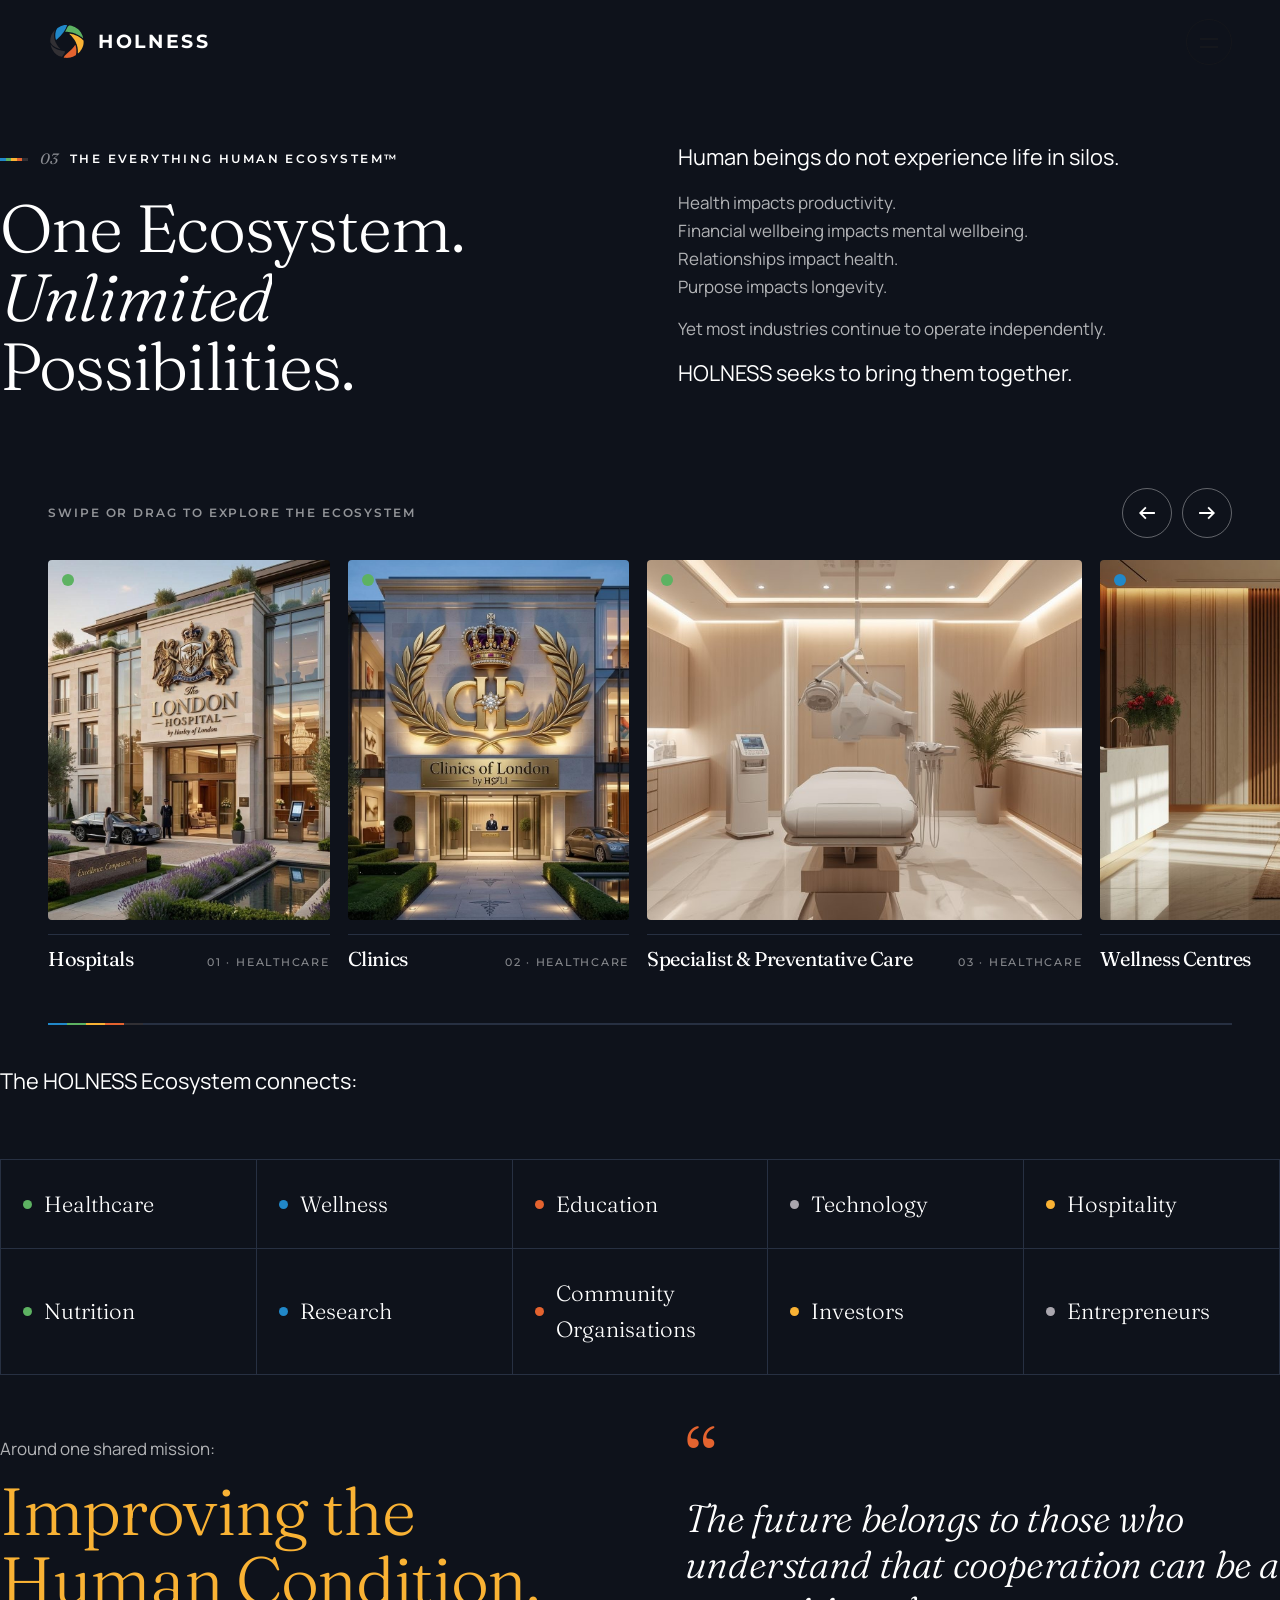
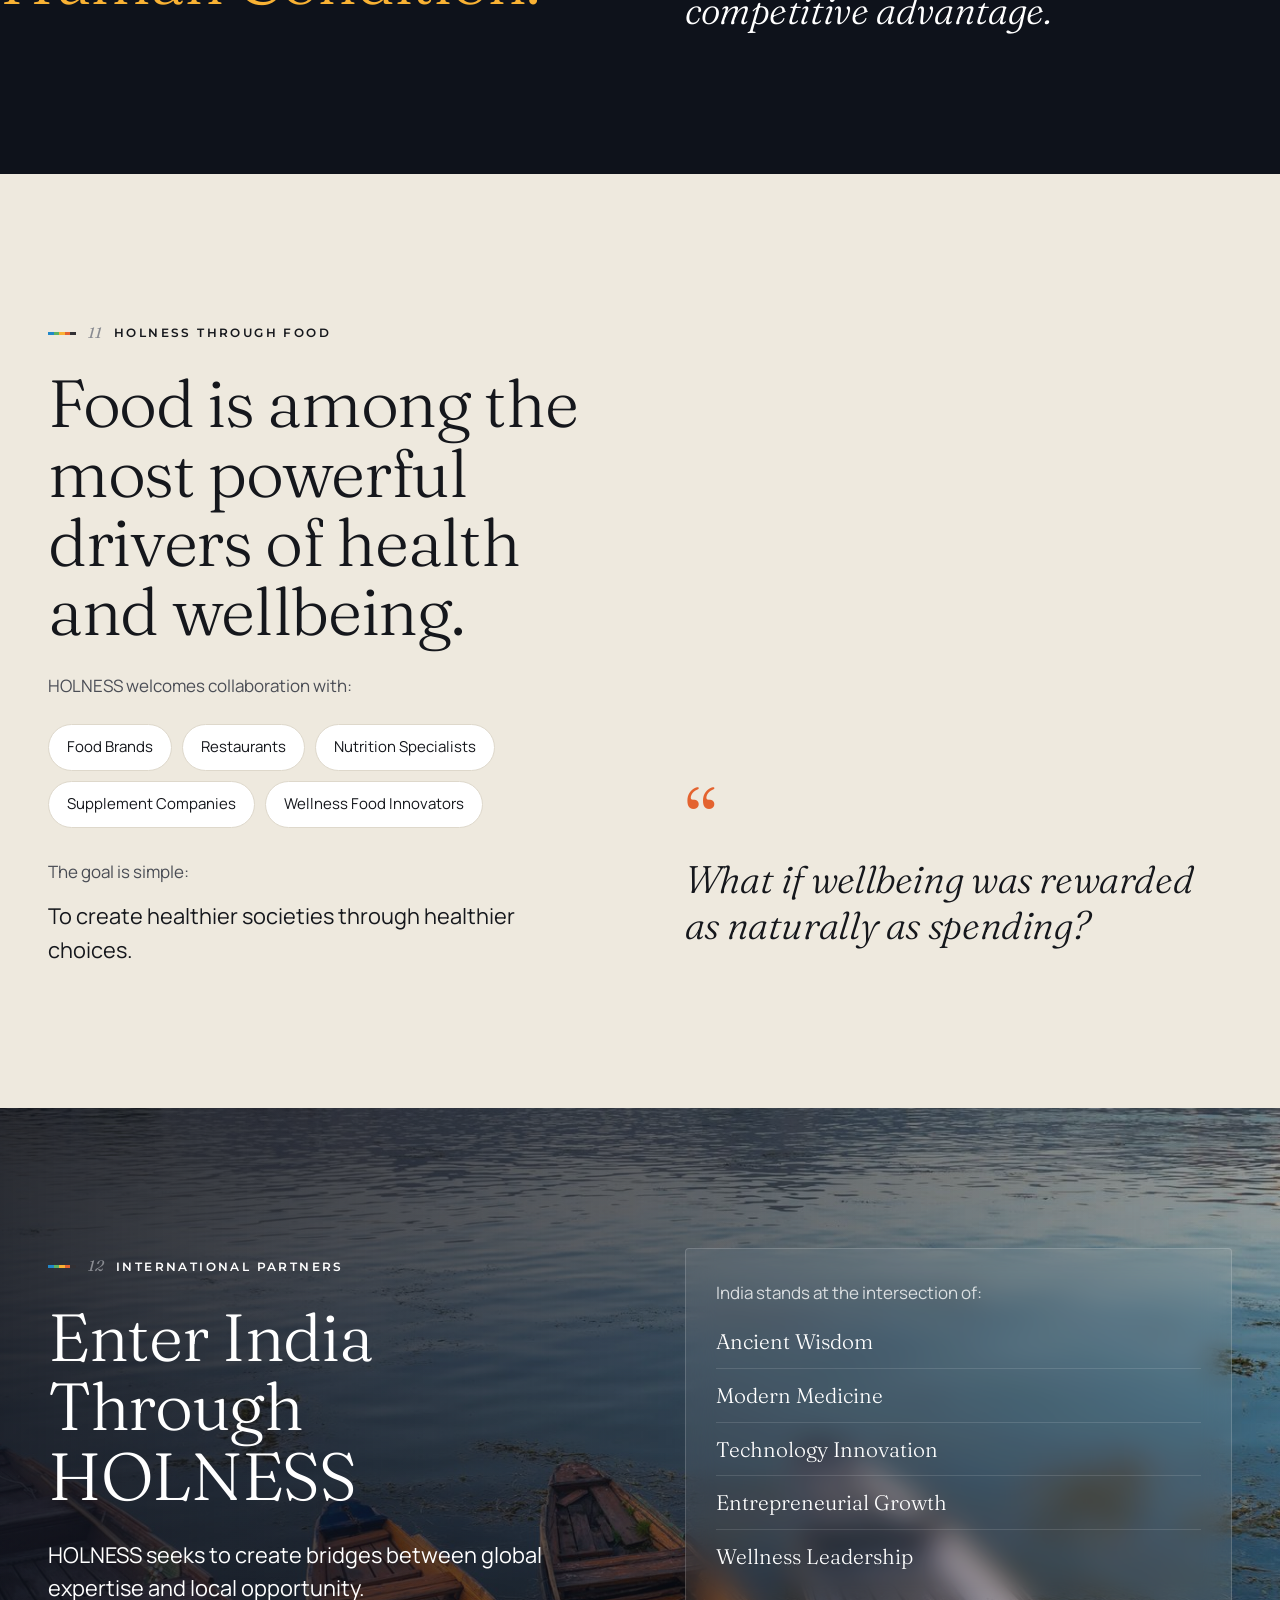
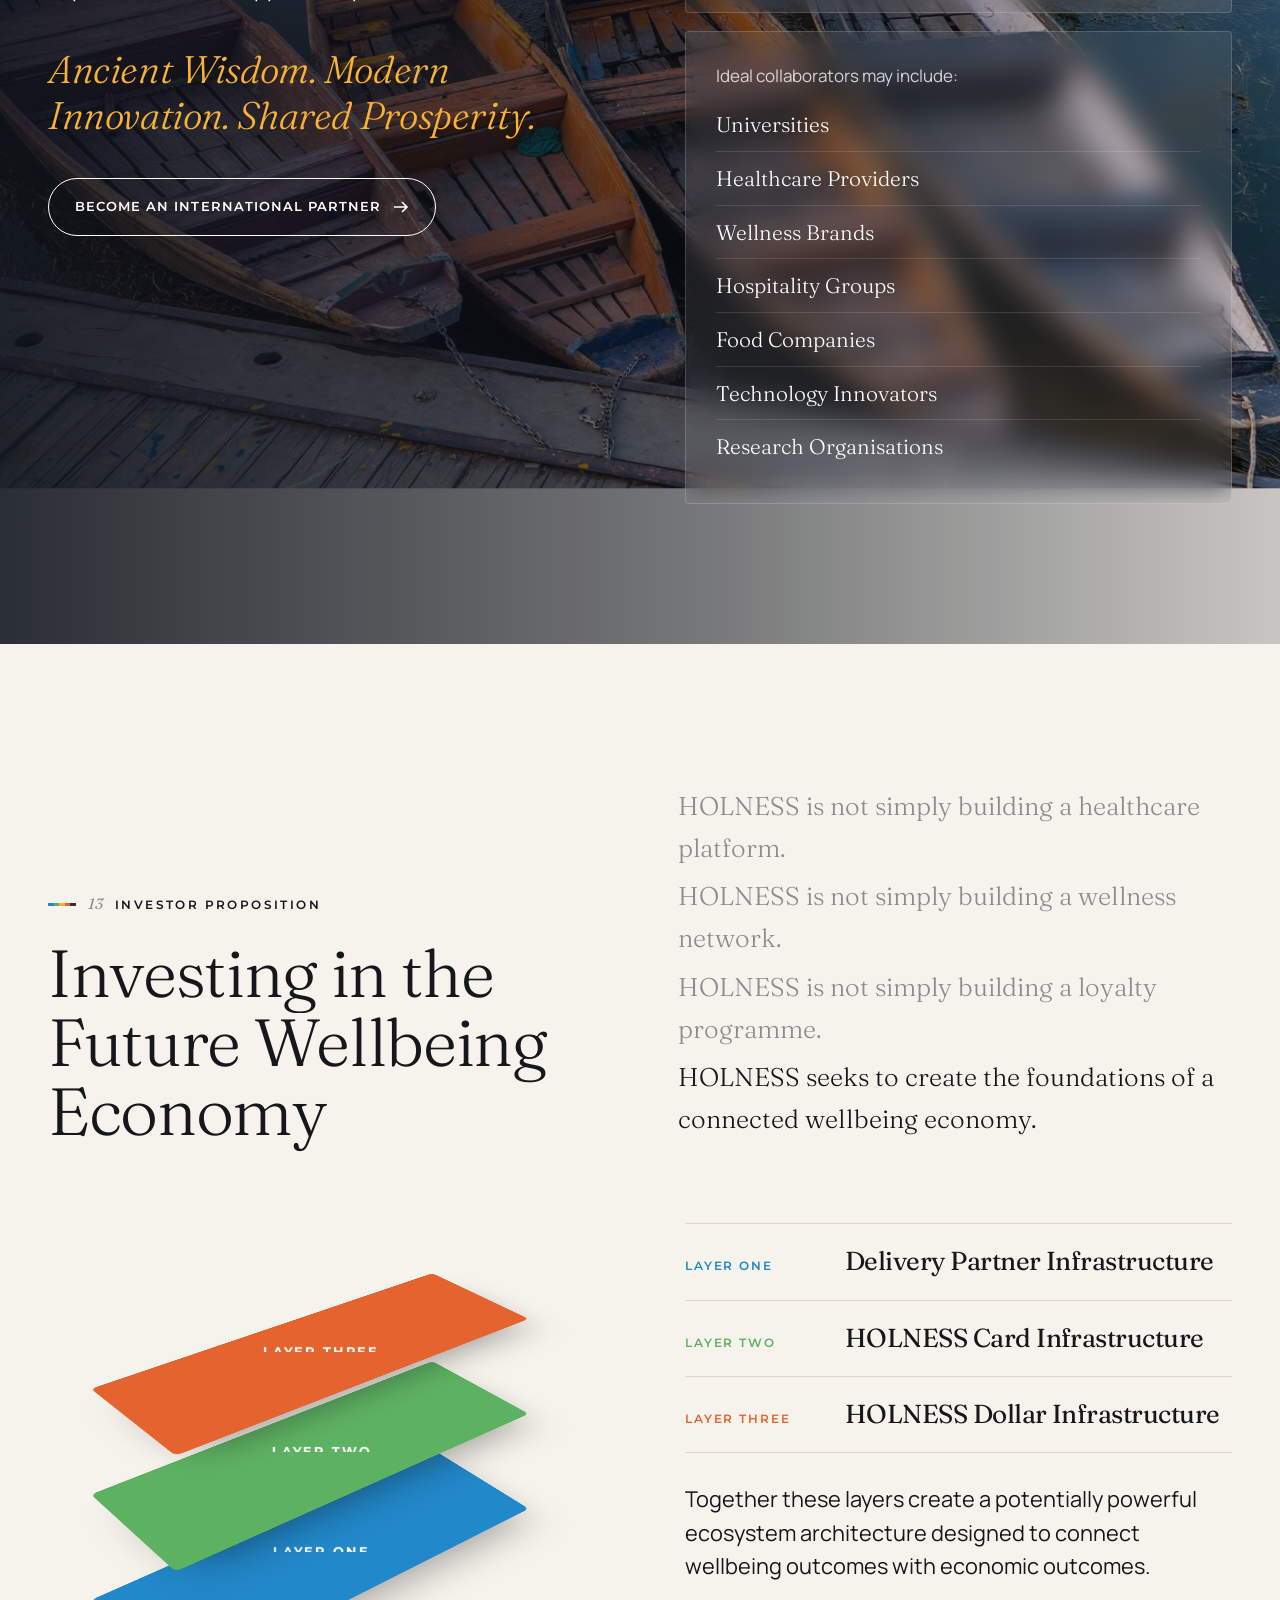
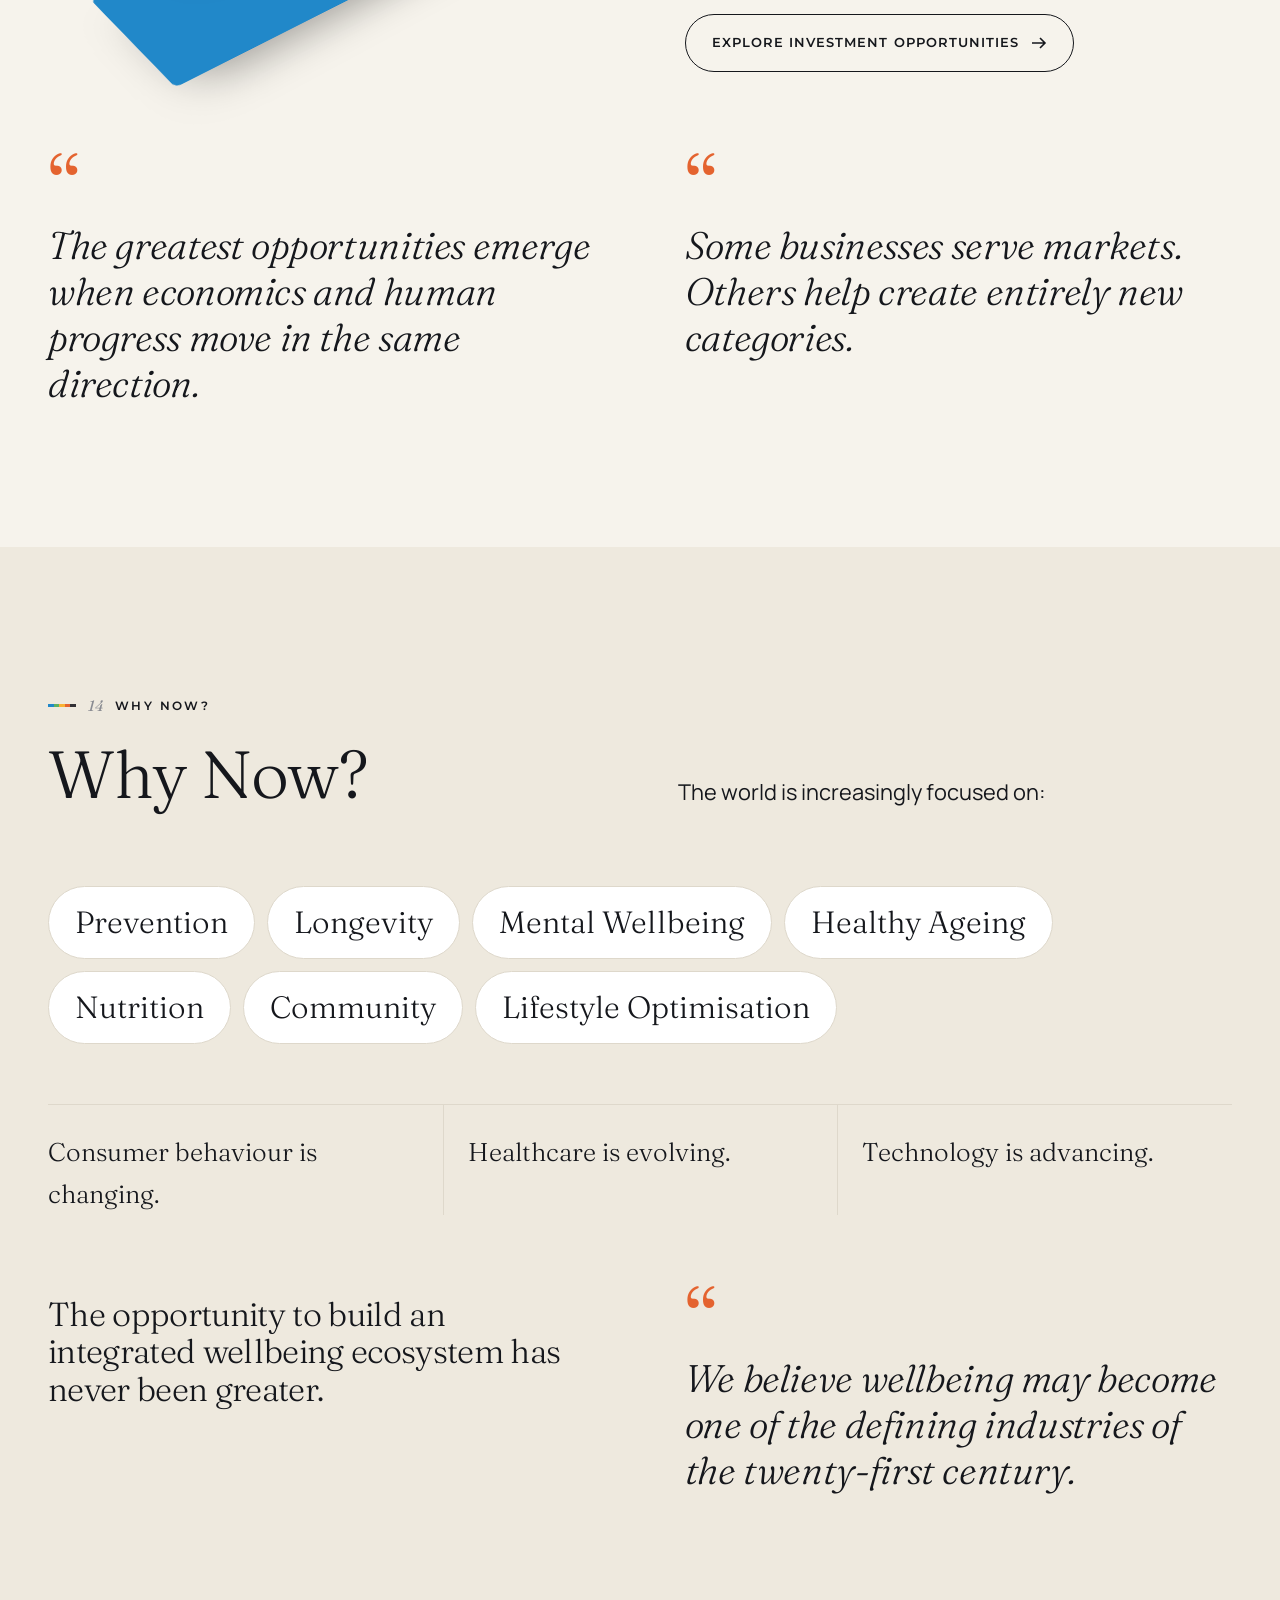
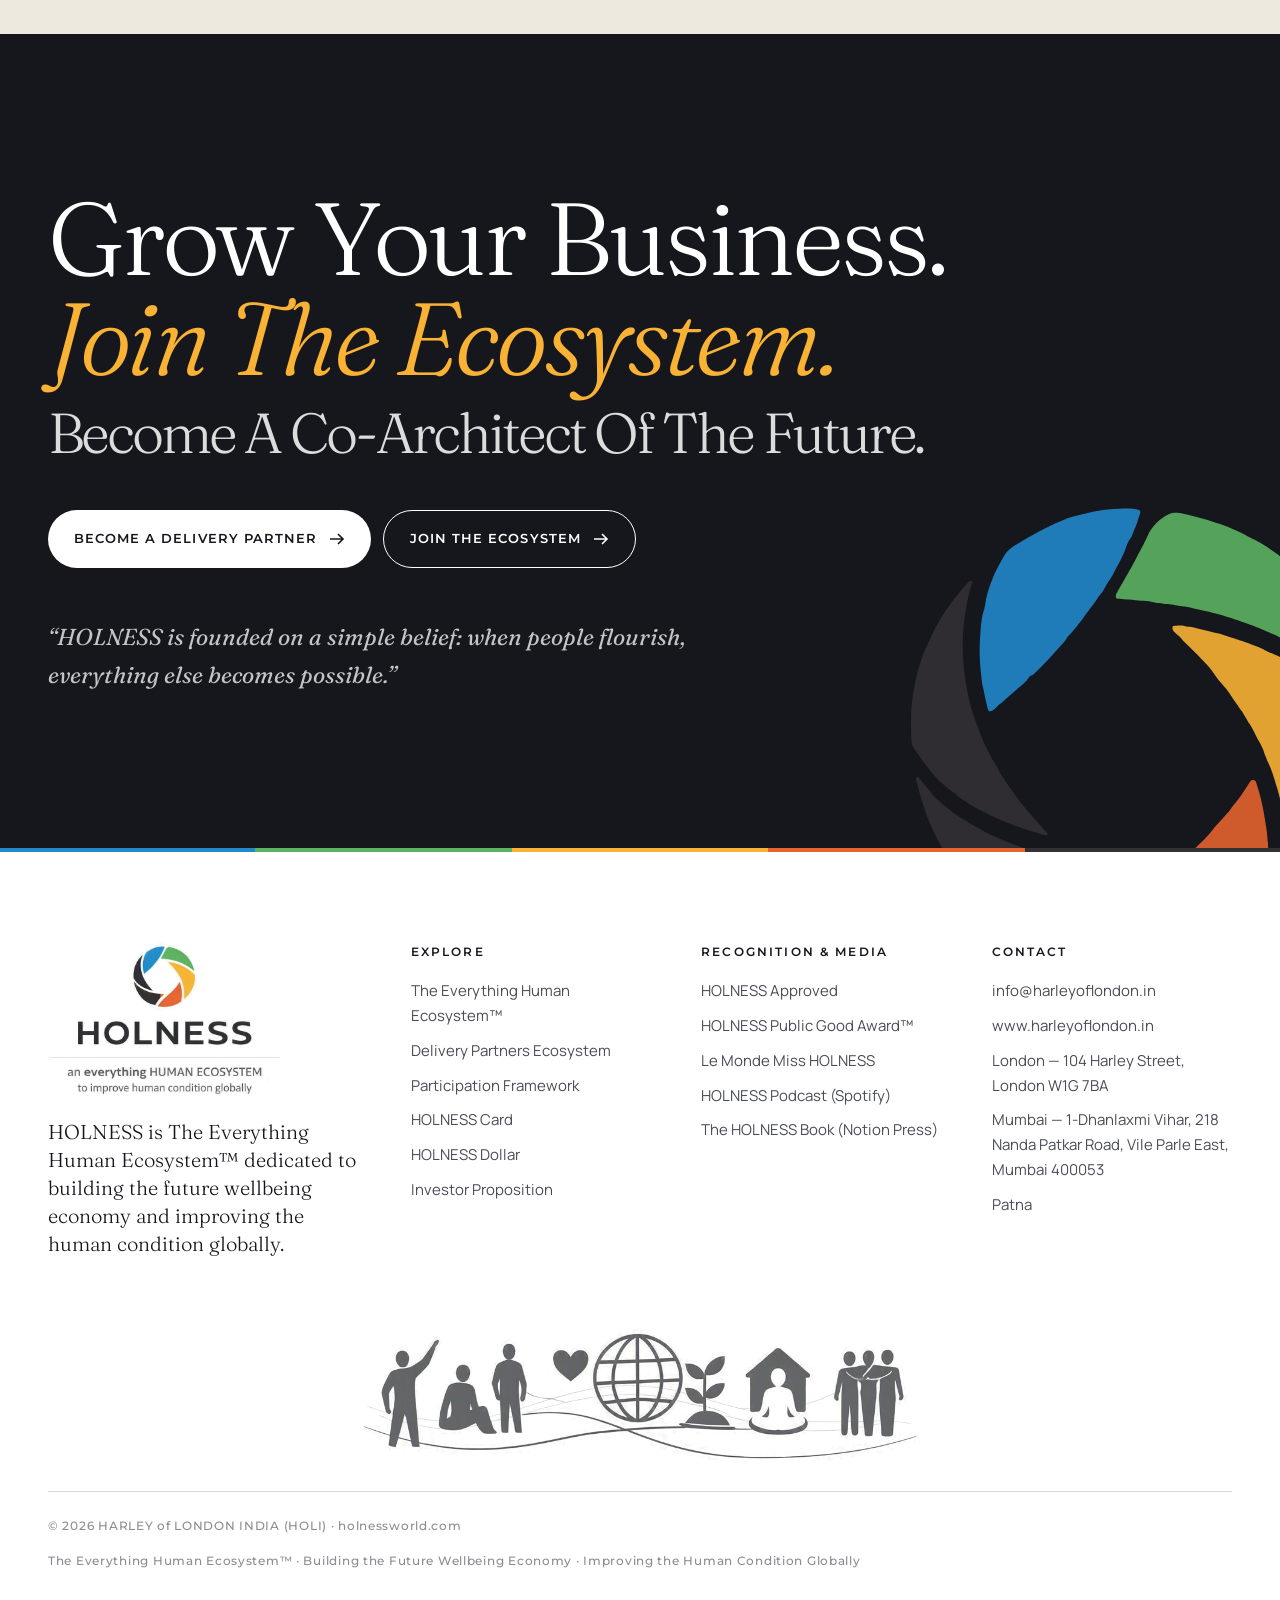
<file: ecosystem.html>
<!DOCTYPE html>
<html lang="en">
<head>
<meta charset="utf-8">
<meta name="viewport" content="width=device-width, initial-scale=1">
<title>The Everything Human Ecosystem™ — HOLNESS World</title>
<meta name="description" content="HOLNESS — The Everything Human Ecosystem™. Welcome to The HOLNESS World, the HOLNESS Delivery Partners Ecosystem. Building the Future Wellbeing Economy. Improving the Human Condition Globally.">
<meta property="og:title" content="The Everything Human Ecosystem™ — HOLNESS World">
<meta property="og:description" content="HOLNESS — The Everything Human Ecosystem™. Welcome to The HOLNESS World, the HOLNESS Delivery Partners Ecosystem. Building the Future Wellbeing Economy. Improving the Human Condition Globally.">
<link rel="icon" type="image/svg+xml" href="images/holness-mark.svg">
<link rel="stylesheet" href="css/style.css">
<script>document.documentElement.className+=' js';</script>
</head>
<body class="hero-dark">
<!-- ======================= HEADER (same on every page) ======================= -->
<div class="preloader" aria-hidden="true"><svg class="mark" viewBox="0 0 200 195.2" aria-hidden="true" ><path class="b b0 b-ink" fill="#323034" fill-rule="evenodd" d="M62.08,136.25C61.36,136.03 60.40,135.75 59.94,135.61C56.52,134.62 52.54,133.27 50.42,132.38C49.96,132.19 49.10,131.85 48.51,131.63C45.45,130.45 37.04,126.36 35.08,125.08C34.48,124.69 33.45,124.02 32.80,123.59C31.52,122.76 29.45,121.25 29.34,121.06C29.30,121.00 28.54,120.40 27.65,119.75C26.76,119.09 25.79,118.32 25.49,118.05C25.19,117.77 24.70,117.36 24.40,117.14C23.40,116.38 21.05,113.99 20.14,112.80C19.64,112.14 18.73,110.99 18.11,110.24C17.49,109.49 16.43,108.04 15.76,107.02C15.09,106.01 14.08,104.56 13.52,103.81C12.21,102.07 12.16,101.90 12.02,98.75C11.80,93.69 11.93,88.17 12.33,85.42C12.43,84.76 12.59,83.56 12.68,82.74C13.04,79.80 14.49,73.40 15.47,70.42C16.86,66.20 17.19,65.38 18.63,62.44C19.18,61.33 19.73,60.15 19.86,59.82C20.31,58.68 21.75,55.88 22.55,54.58C23.00,53.86 23.71,52.71 24.13,52.02C24.56,51.34 25.05,50.59 25.23,50.36C25.41,50.13 25.83,49.54 26.16,49.05C27.65,46.86 28.73,45.47 31.66,41.96C34.06,39.08 34.34,38.81 34.96,38.81C35.47,38.81 35.48,38.81 35.48,39.23C35.48,39.47 35.21,40.46 34.88,41.44C34.31,43.15 33.31,47.70 32.98,50.12C32.91,50.61 32.83,51.09 32.80,51.19C32.70,51.53 32.15,56.36 32.03,57.98C31.70,62.41 31.74,65.49 32.20,71.49C32.41,74.30 33.22,79.76 33.69,81.60C33.81,82.06 33.97,82.86 34.05,83.38C34.37,85.54 35.10,87.98 37.14,93.75C38.31,97.07 38.74,98.21 39.13,98.97C39.29,99.29 39.61,100.04 39.84,100.64C40.07,101.24 40.66,102.50 41.16,103.45C41.66,104.40 42.31,105.66 42.61,106.25C42.91,106.84 43.49,107.86 43.88,108.51C44.28,109.17 45.03,110.48 45.54,111.43C48.02,116.07 54.43,124.81 59.17,130.02C59.73,130.63 60.49,131.51 60.86,131.96C61.24,132.42 62.19,133.47 62.97,134.29C64.28,135.65 64.40,135.81 64.40,136.22C64.40,136.67 64.40,136.67 63.90,136.65C63.62,136.64 62.80,136.46 62.08,136.25Z"/><path class="b b1 b-blue" fill="#2188C9" fill-rule="evenodd" d="M41.63,88.48C41.35,87.76 40.39,83.76 40.12,82.14C39.98,81.32 39.74,80.17 39.58,79.58C39.42,78.99 39.24,77.98 39.17,77.32C39.10,76.67 38.96,75.35 38.87,74.40C38.30,69.01 38.21,66.23 38.45,61.55C38.76,55.62 39.11,52.87 39.87,50.38C40.12,49.55 40.37,48.55 40.41,48.15C40.77,45.14 41.80,41.54 43.51,37.38C44.36,35.29 47.13,30.04 48.19,28.50C49.23,26.98 50.89,25.69 54.29,23.75C55.10,23.28 56.39,22.52 57.14,22.06C58.75,21.09 60.98,19.85 62.32,19.19C65.15,17.78 68.24,16.31 68.87,16.07C69.26,15.92 70.15,15.55 70.83,15.26C72.57,14.52 73.18,14.32 74.82,13.93C75.61,13.75 76.97,13.41 77.86,13.18C83.32,11.76 88.14,11.10 93.76,10.99C96.64,10.93 98.97,11.19 99.91,11.69C100.20,11.84 100.18,12.65 99.87,13.33C99.74,13.63 99.55,14.21 99.45,14.63C99.26,15.44 98.33,18.02 97.75,19.37C97.55,19.81 97.25,20.55 97.07,21.01C96.90,21.47 96.57,22.10 96.35,22.42C95.60,23.47 94.78,25.16 94.53,26.17C94.39,26.72 93.99,27.74 93.65,28.44C93.30,29.13 92.95,29.89 92.86,30.12C92.77,30.35 92.31,31.23 91.84,32.08C91.37,32.93 90.75,34.06 90.47,34.58C90.18,35.11 89.82,35.82 89.68,36.17C89.54,36.51 88.94,37.51 88.35,38.38C87.76,39.25 86.99,40.50 86.62,41.16C85.77,42.73 85.50,43.13 84.77,43.99C84.43,44.38 83.89,45.13 83.57,45.65C83.25,46.18 82.48,47.25 81.86,48.04C81.24,48.82 80.13,50.32 79.39,51.37C78.66,52.42 77.75,53.65 77.38,54.11C77.01,54.57 76.00,55.85 75.14,56.96C74.15,58.24 73.32,59.19 72.89,59.53C72.43,59.89 72.11,60.26 71.92,60.66C71.54,61.44 71.05,62.07 69.66,63.57C69.02,64.26 68.05,65.36 67.50,66.01C65.49,68.41 59.09,75.00 58.76,75.00C58.23,75.01 57.37,75.61 57.03,76.23C56.57,77.03 55.06,78.53 53.10,80.13C51.20,81.67 49.43,83.22 47.98,84.59C47.36,85.19 46.58,85.86 46.25,86.10C45.92,86.34 45.49,86.70 45.30,86.91C45.10,87.12 44.52,87.66 44.02,88.11C43.12,88.91 43.08,88.93 42.45,88.93C41.82,88.93 41.81,88.92 41.63,88.48Z"/><path class="b b2 b-green" fill="#5DB262" fill-rule="evenodd" d="M182.96,79.20C182.46,78.75 181.66,78.08 181.17,77.70C179.38,76.29 179.09,76.05 178.27,75.34C177.82,74.94 176.96,74.31 176.37,73.92C175.78,73.54 175.08,73.07 174.82,72.88C173.81,72.15 167.89,68.24 167.50,68.04C167.27,67.93 166.71,67.60 166.25,67.30C164.24,66.02 162.64,65.12 160.36,64.01C159.01,63.36 157.14,62.38 156.19,61.84C153.56,60.35 151.61,59.38 150.36,58.95C149.74,58.73 148.48,58.19 147.56,57.73C146.64,57.28 145.25,56.70 144.46,56.44C143.68,56.19 142.77,55.86 142.44,55.72C142.11,55.57 141.28,55.27 140.60,55.04C139.91,54.81 138.81,54.42 138.15,54.17C134.38,52.75 128.83,51.12 125.12,50.35C124.23,50.17 122.41,49.78 121.07,49.48C119.73,49.18 117.88,48.83 116.96,48.69C116.05,48.56 114.55,48.31 113.63,48.16C112.71,48.00 111.43,47.81 110.77,47.74C107.35,47.36 106.57,47.25 105.17,46.98C104.32,46.82 102.61,46.60 101.37,46.49C100.12,46.39 98.46,46.23 97.68,46.14C96.89,46.05 95.18,45.91 93.87,45.83C90.84,45.66 90.71,45.61 90.71,44.68C90.71,44.10 90.78,43.88 91.20,43.18C91.63,42.46 92.57,40.81 94.26,37.80C94.55,37.27 94.88,36.71 95.00,36.55C95.11,36.38 95.38,35.90 95.60,35.48C95.81,35.05 96.19,34.40 96.44,34.03C96.69,33.66 97.61,31.95 98.49,30.22C99.36,28.50 100.23,26.84 100.42,26.55C100.85,25.86 102.37,22.83 102.91,21.56C104.39,18.10 107.82,14.60 111.09,13.21C112.70,12.52 114.11,12.47 116.61,13.01C126.42,15.14 136.41,18.63 141.36,21.66C141.79,21.92 142.45,22.27 142.83,22.43C145.31,23.48 148.06,25.12 151.25,27.45C151.84,27.88 152.79,28.55 153.37,28.94C153.94,29.33 155.01,30.16 155.75,30.79C156.48,31.41 157.78,32.49 158.63,33.19C160.63,34.84 165.52,39.65 166.55,40.97C166.99,41.54 167.54,42.24 167.78,42.52C168.58,43.47 169.99,45.41 170.95,46.85C171.47,47.63 172.20,48.72 172.57,49.26C173.32,50.35 173.83,51.19 174.69,52.80C175.01,53.39 175.53,54.30 175.84,54.82C176.15,55.35 176.52,56.07 176.67,56.43C176.81,56.79 177.15,57.51 177.44,58.04C177.72,58.56 178.19,59.58 178.49,60.30C178.78,61.02 179.43,62.44 179.93,63.45C181.16,65.92 181.40,66.52 182.38,69.58C184.16,75.09 184.88,77.90 184.88,79.25C184.88,80.00 184.88,80.00 184.37,80.00C183.92,80.00 183.78,79.92 182.96,79.20Z"/><path class="b b3 b-yellow" fill="#F9B234" fill-rule="evenodd" d="M157.40,159.43C156.90,158.13 156.80,156.13 157.09,153.27C157.26,151.54 157.18,144.11 156.96,141.01C156.75,138.15 156.51,136.14 156.25,135.13C156.10,134.50 155.93,133.64 155.89,133.21C155.65,130.68 155.08,127.01 154.77,126.03C154.58,125.43 154.12,123.74 153.75,122.26C153.39,120.79 152.88,118.91 152.62,118.10C152.36,117.28 151.92,115.80 151.62,114.82C151.00,112.74 150.32,110.94 149.29,108.70C148.61,107.21 147.62,104.64 147.35,103.69C147.22,103.19 146.07,100.89 145.54,100.06C145.33,99.73 144.70,98.53 144.14,97.38C143.58,96.24 142.69,94.65 142.17,93.87C141.64,93.08 140.90,91.85 140.51,91.13C140.13,90.41 139.46,89.36 139.03,88.79C138.59,88.23 138.09,87.51 137.91,87.19C137.73,86.87 137.38,86.37 137.14,86.07C136.90,85.78 136.44,85.13 136.11,84.64C135.79,84.15 135.36,83.51 135.16,83.21C134.96,82.92 134.50,82.22 134.13,81.67C133.76,81.11 133.12,80.27 132.71,79.80C132.30,79.33 131.51,78.42 130.95,77.78C130.39,77.13 129.34,75.75 128.63,74.70C127.91,73.65 126.95,72.34 126.48,71.79C125.25,70.33 119.82,64.81 118.24,63.43C117.51,62.78 116.59,61.83 116.20,61.32C115.81,60.81 115.35,60.30 115.18,60.19C114.58,59.79 112.95,58.30 112.73,57.93C112.58,57.69 112.50,57.34 112.50,56.94C112.50,56.33 112.50,56.32 112.95,56.19C113.77,55.95 116.17,55.90 116.97,56.11C117.37,56.22 118.31,56.39 119.05,56.49C119.80,56.60 121.54,56.97 122.92,57.31C125.68,58.01 128.49,58.67 130.27,59.05C130.92,59.19 131.77,59.45 132.18,59.63C132.58,59.81 133.85,60.24 135.00,60.59C137.71,61.40 141.45,62.64 142.20,62.97C142.53,63.12 143.65,63.55 144.70,63.94C145.78,64.34 147.02,64.90 147.56,65.22C148.08,65.54 148.91,65.95 149.40,66.13C150.50,66.54 152.56,67.46 153.94,68.16C154.51,68.45 155.26,68.79 155.61,68.93C155.96,69.07 156.71,69.44 157.26,69.75C157.82,70.07 158.93,70.69 159.74,71.14C160.55,71.59 161.54,72.22 161.94,72.54C163.12,73.45 163.67,73.78 164.57,74.12C165.95,74.64 166.42,74.92 167.80,76.04C168.52,76.63 169.51,77.36 170.00,77.68C170.99,78.31 173.52,80.18 173.63,80.36C173.67,80.42 174.35,80.93 175.14,81.50C175.93,82.07 177.06,83.00 177.66,83.57C178.26,84.14 179.29,85.02 179.94,85.52C180.63,86.05 181.61,86.98 182.27,87.71C183.02,88.56 183.78,89.26 184.53,89.79C186.34,91.09 186.85,92.10 187.22,95.12C187.63,98.45 187.53,105.79 187.03,109.23C186.26,114.50 185.41,118.62 184.82,120.00C184.59,120.53 184.13,121.84 183.79,122.90C183.00,125.41 182.12,127.55 180.83,130.12C180.26,131.26 179.62,132.60 179.41,133.08C179.20,133.57 178.82,134.30 178.57,134.71C178.32,135.11 177.92,135.90 177.68,136.46C177.43,137.04 177.00,137.77 176.67,138.17C175.72,139.31 174.40,141.28 173.68,142.62C173.07,143.77 172.66,144.39 171.10,146.55C170.79,146.97 170.17,147.86 169.72,148.51C169.26,149.17 168.40,150.21 167.81,150.84C167.21,151.47 166.49,152.27 166.19,152.63C165.90,152.98 165.17,153.71 164.58,154.24C163.99,154.76 163.09,155.72 162.56,156.36C161.69,157.44 160.30,158.73 159.22,159.46C158.56,159.91 157.58,159.90 157.40,159.43Z"/><path class="b b4 b-orange" fill="#E4632F" fill-rule="evenodd" d="M93.38,183.57C92.32,183.45 91.06,183.29 90.58,183.22C90.10,183.14 88.90,183.03 87.92,182.98C86.93,182.92 85.76,182.79 85.30,182.69C84.84,182.59 84.26,182.50 84.01,182.50C82.17,182.49 82.28,181.26 84.43,177.96C85.79,175.88 87.49,173.48 88.07,172.84C88.38,172.49 88.83,171.96 89.05,171.67C89.28,171.37 89.83,170.73 90.28,170.24C90.73,169.75 91.51,168.84 92.02,168.21C93.01,167.00 98.91,161.18 100.31,160.04C101.37,159.18 104.25,156.67 105.55,155.48C107.14,154.01 108.05,153.23 108.96,152.54C109.43,152.18 110.41,151.28 111.13,150.55C112.69,148.98 113.92,147.86 116.49,145.71C120.08,142.71 121.02,141.87 123.62,139.36C125.18,137.85 126.45,136.51 126.80,136.01C127.12,135.55 127.68,134.83 128.05,134.40C128.41,133.98 129.04,133.23 129.45,132.74C129.85,132.25 130.93,131.06 131.85,130.09C133.72,128.11 134.33,127.40 135.03,126.37C135.29,125.98 135.92,125.16 136.42,124.54C137.98,122.62 139.53,120.46 140.89,118.28C142.64,115.50 142.75,115.37 143.41,115.37C144.22,115.35 144.47,115.58 144.75,116.55C144.88,116.97 145.08,117.64 145.21,118.04C146.39,121.57 147.47,126.39 148.17,131.25C148.26,131.90 148.45,133.07 148.58,133.83C148.71,134.59 148.87,135.96 148.93,136.86C149.00,137.77 149.11,138.89 149.19,139.35C149.26,139.83 149.34,142.63 149.37,146.07C149.44,153.73 149.21,157.05 148.26,162.23C148.10,163.09 147.85,164.76 147.69,165.94C147.33,168.69 147.19,168.87 144.29,170.57C143.66,170.93 143.07,171.30 142.97,171.39C142.80,171.53 142.00,171.97 139.54,173.29C139.12,173.52 138.58,173.85 138.34,174.04C138.11,174.22 137.51,174.58 137.02,174.82C136.53,175.07 135.98,175.37 135.80,175.50C135.61,175.63 135.07,175.89 134.58,176.08C134.10,176.27 133.49,176.53 133.23,176.66C132.97,176.79 132.29,177.04 131.71,177.20C131.14,177.37 130.23,177.72 129.70,177.98C129.16,178.24 128.67,178.45 128.61,178.45C128.31,178.45 126.95,178.97 126.45,179.28C125.76,179.71 119.28,181.45 117.38,181.73C117.09,181.77 116.26,181.96 115.54,182.15C114.82,182.34 113.69,182.55 113.04,182.62C112.38,182.70 111.31,182.86 110.65,182.99C107.07,183.69 97.41,184.01 93.38,183.57Z"/><path class="b b5 b-ink" fill="#323034" fill-rule="evenodd" d="M71.50,178.03C71.25,177.93 70.69,177.80 70.25,177.73C67.35,177.24 61.43,175.34 58.15,173.84C57.37,173.48 55.79,172.76 54.64,172.23C50.35,170.27 46.42,167.77 42.38,164.46C42.02,164.16 41.36,163.61 40.90,163.24C38.33,161.12 33.42,155.62 30.17,151.22C28.19,148.55 25.75,144.83 24.58,142.68C24.00,141.63 23.10,140.00 22.58,139.05C22.06,138.10 21.34,136.71 20.99,135.95C20.63,135.20 20.15,134.21 19.92,133.75C19.69,133.29 19.34,132.46 19.14,131.90C18.94,131.35 18.67,130.68 18.54,130.42C18.33,130.00 17.82,128.53 16.56,124.70C16.05,123.17 14.93,119.28 14.65,118.10C14.52,117.54 14.28,116.69 14.11,116.20C13.95,115.71 13.81,115.08 13.81,114.80C13.81,114.29 13.81,114.29 14.34,114.29C14.86,114.29 14.89,114.31 15.35,114.99C15.61,115.38 16.35,116.31 16.99,117.06C17.63,117.81 18.34,118.67 18.57,118.98C21.00,122.16 21.13,122.29 24.76,125.17C26.30,126.39 27.83,127.61 28.15,127.88C31.13,130.33 41.07,135.94 45.77,137.84C46.43,138.10 47.79,138.67 48.81,139.10C51.71,140.34 55.48,141.72 57.56,142.30C61.65,143.46 66.26,144.56 69.05,145.06C70.00,145.23 70.96,145.42 71.19,145.48C72.36,145.77 78.50,146.42 83.99,146.84C87.26,147.08 87.56,147.25 87.84,149.03C87.92,149.51 88.12,150.23 88.29,150.63C88.54,151.23 88.62,151.67 88.71,152.98C88.77,153.86 88.85,154.86 88.88,155.21C88.94,155.76 88.91,155.91 88.57,156.52C87.99,157.55 85.35,161.35 83.74,163.47C83.28,164.08 82.53,165.12 82.07,165.77C81.62,166.42 80.78,167.62 80.21,168.44C78.78,170.49 76.49,173.99 75.67,175.37C75.15,176.25 73.74,178.05 73.50,178.14C73.17,178.27 71.98,178.20 71.50,178.03Z"/></svg><span class="word">HOLNESS</span></div>
<div class="progress" aria-hidden="true"></div>
<header class="site-header">
  <div class="wrap">
    <a class="brand" href="index.html" aria-label="HOLNESS World home"><svg class="mark" viewBox="0 0 200 195.2" aria-hidden="true" ><path class="b b0 b-ink" fill="#323034" fill-rule="evenodd" d="M62.08,136.25C61.36,136.03 60.40,135.75 59.94,135.61C56.52,134.62 52.54,133.27 50.42,132.38C49.96,132.19 49.10,131.85 48.51,131.63C45.45,130.45 37.04,126.36 35.08,125.08C34.48,124.69 33.45,124.02 32.80,123.59C31.52,122.76 29.45,121.25 29.34,121.06C29.30,121.00 28.54,120.40 27.65,119.75C26.76,119.09 25.79,118.32 25.49,118.05C25.19,117.77 24.70,117.36 24.40,117.14C23.40,116.38 21.05,113.99 20.14,112.80C19.64,112.14 18.73,110.99 18.11,110.24C17.49,109.49 16.43,108.04 15.76,107.02C15.09,106.01 14.08,104.56 13.52,103.81C12.21,102.07 12.16,101.90 12.02,98.75C11.80,93.69 11.93,88.17 12.33,85.42C12.43,84.76 12.59,83.56 12.68,82.74C13.04,79.80 14.49,73.40 15.47,70.42C16.86,66.20 17.19,65.38 18.63,62.44C19.18,61.33 19.73,60.15 19.86,59.82C20.31,58.68 21.75,55.88 22.55,54.58C23.00,53.86 23.71,52.71 24.13,52.02C24.56,51.34 25.05,50.59 25.23,50.36C25.41,50.13 25.83,49.54 26.16,49.05C27.65,46.86 28.73,45.47 31.66,41.96C34.06,39.08 34.34,38.81 34.96,38.81C35.47,38.81 35.48,38.81 35.48,39.23C35.48,39.47 35.21,40.46 34.88,41.44C34.31,43.15 33.31,47.70 32.98,50.12C32.91,50.61 32.83,51.09 32.80,51.19C32.70,51.53 32.15,56.36 32.03,57.98C31.70,62.41 31.74,65.49 32.20,71.49C32.41,74.30 33.22,79.76 33.69,81.60C33.81,82.06 33.97,82.86 34.05,83.38C34.37,85.54 35.10,87.98 37.14,93.75C38.31,97.07 38.74,98.21 39.13,98.97C39.29,99.29 39.61,100.04 39.84,100.64C40.07,101.24 40.66,102.50 41.16,103.45C41.66,104.40 42.31,105.66 42.61,106.25C42.91,106.84 43.49,107.86 43.88,108.51C44.28,109.17 45.03,110.48 45.54,111.43C48.02,116.07 54.43,124.81 59.17,130.02C59.73,130.63 60.49,131.51 60.86,131.96C61.24,132.42 62.19,133.47 62.97,134.29C64.28,135.65 64.40,135.81 64.40,136.22C64.40,136.67 64.40,136.67 63.90,136.65C63.62,136.64 62.80,136.46 62.08,136.25Z"/><path class="b b1 b-blue" fill="#2188C9" fill-rule="evenodd" d="M41.63,88.48C41.35,87.76 40.39,83.76 40.12,82.14C39.98,81.32 39.74,80.17 39.58,79.58C39.42,78.99 39.24,77.98 39.17,77.32C39.10,76.67 38.96,75.35 38.87,74.40C38.30,69.01 38.21,66.23 38.45,61.55C38.76,55.62 39.11,52.87 39.87,50.38C40.12,49.55 40.37,48.55 40.41,48.15C40.77,45.14 41.80,41.54 43.51,37.38C44.36,35.29 47.13,30.04 48.19,28.50C49.23,26.98 50.89,25.69 54.29,23.75C55.10,23.28 56.39,22.52 57.14,22.06C58.75,21.09 60.98,19.85 62.32,19.19C65.15,17.78 68.24,16.31 68.87,16.07C69.26,15.92 70.15,15.55 70.83,15.26C72.57,14.52 73.18,14.32 74.82,13.93C75.61,13.75 76.97,13.41 77.86,13.18C83.32,11.76 88.14,11.10 93.76,10.99C96.64,10.93 98.97,11.19 99.91,11.69C100.20,11.84 100.18,12.65 99.87,13.33C99.74,13.63 99.55,14.21 99.45,14.63C99.26,15.44 98.33,18.02 97.75,19.37C97.55,19.81 97.25,20.55 97.07,21.01C96.90,21.47 96.57,22.10 96.35,22.42C95.60,23.47 94.78,25.16 94.53,26.17C94.39,26.72 93.99,27.74 93.65,28.44C93.30,29.13 92.95,29.89 92.86,30.12C92.77,30.35 92.31,31.23 91.84,32.08C91.37,32.93 90.75,34.06 90.47,34.58C90.18,35.11 89.82,35.82 89.68,36.17C89.54,36.51 88.94,37.51 88.35,38.38C87.76,39.25 86.99,40.50 86.62,41.16C85.77,42.73 85.50,43.13 84.77,43.99C84.43,44.38 83.89,45.13 83.57,45.65C83.25,46.18 82.48,47.25 81.86,48.04C81.24,48.82 80.13,50.32 79.39,51.37C78.66,52.42 77.75,53.65 77.38,54.11C77.01,54.57 76.00,55.85 75.14,56.96C74.15,58.24 73.32,59.19 72.89,59.53C72.43,59.89 72.11,60.26 71.92,60.66C71.54,61.44 71.05,62.07 69.66,63.57C69.02,64.26 68.05,65.36 67.50,66.01C65.49,68.41 59.09,75.00 58.76,75.00C58.23,75.01 57.37,75.61 57.03,76.23C56.57,77.03 55.06,78.53 53.10,80.13C51.20,81.67 49.43,83.22 47.98,84.59C47.36,85.19 46.58,85.86 46.25,86.10C45.92,86.34 45.49,86.70 45.30,86.91C45.10,87.12 44.52,87.66 44.02,88.11C43.12,88.91 43.08,88.93 42.45,88.93C41.82,88.93 41.81,88.92 41.63,88.48Z"/><path class="b b2 b-green" fill="#5DB262" fill-rule="evenodd" d="M182.96,79.20C182.46,78.75 181.66,78.08 181.17,77.70C179.38,76.29 179.09,76.05 178.27,75.34C177.82,74.94 176.96,74.31 176.37,73.92C175.78,73.54 175.08,73.07 174.82,72.88C173.81,72.15 167.89,68.24 167.50,68.04C167.27,67.93 166.71,67.60 166.25,67.30C164.24,66.02 162.64,65.12 160.36,64.01C159.01,63.36 157.14,62.38 156.19,61.84C153.56,60.35 151.61,59.38 150.36,58.95C149.74,58.73 148.48,58.19 147.56,57.73C146.64,57.28 145.25,56.70 144.46,56.44C143.68,56.19 142.77,55.86 142.44,55.72C142.11,55.57 141.28,55.27 140.60,55.04C139.91,54.81 138.81,54.42 138.15,54.17C134.38,52.75 128.83,51.12 125.12,50.35C124.23,50.17 122.41,49.78 121.07,49.48C119.73,49.18 117.88,48.83 116.96,48.69C116.05,48.56 114.55,48.31 113.63,48.16C112.71,48.00 111.43,47.81 110.77,47.74C107.35,47.36 106.57,47.25 105.17,46.98C104.32,46.82 102.61,46.60 101.37,46.49C100.12,46.39 98.46,46.23 97.68,46.14C96.89,46.05 95.18,45.91 93.87,45.83C90.84,45.66 90.71,45.61 90.71,44.68C90.71,44.10 90.78,43.88 91.20,43.18C91.63,42.46 92.57,40.81 94.26,37.80C94.55,37.27 94.88,36.71 95.00,36.55C95.11,36.38 95.38,35.90 95.60,35.48C95.81,35.05 96.19,34.40 96.44,34.03C96.69,33.66 97.61,31.95 98.49,30.22C99.36,28.50 100.23,26.84 100.42,26.55C100.85,25.86 102.37,22.83 102.91,21.56C104.39,18.10 107.82,14.60 111.09,13.21C112.70,12.52 114.11,12.47 116.61,13.01C126.42,15.14 136.41,18.63 141.36,21.66C141.79,21.92 142.45,22.27 142.83,22.43C145.31,23.48 148.06,25.12 151.25,27.45C151.84,27.88 152.79,28.55 153.37,28.94C153.94,29.33 155.01,30.16 155.75,30.79C156.48,31.41 157.78,32.49 158.63,33.19C160.63,34.84 165.52,39.65 166.55,40.97C166.99,41.54 167.54,42.24 167.78,42.52C168.58,43.47 169.99,45.41 170.95,46.85C171.47,47.63 172.20,48.72 172.57,49.26C173.32,50.35 173.83,51.19 174.69,52.80C175.01,53.39 175.53,54.30 175.84,54.82C176.15,55.35 176.52,56.07 176.67,56.43C176.81,56.79 177.15,57.51 177.44,58.04C177.72,58.56 178.19,59.58 178.49,60.30C178.78,61.02 179.43,62.44 179.93,63.45C181.16,65.92 181.40,66.52 182.38,69.58C184.16,75.09 184.88,77.90 184.88,79.25C184.88,80.00 184.88,80.00 184.37,80.00C183.92,80.00 183.78,79.92 182.96,79.20Z"/><path class="b b3 b-yellow" fill="#F9B234" fill-rule="evenodd" d="M157.40,159.43C156.90,158.13 156.80,156.13 157.09,153.27C157.26,151.54 157.18,144.11 156.96,141.01C156.75,138.15 156.51,136.14 156.25,135.13C156.10,134.50 155.93,133.64 155.89,133.21C155.65,130.68 155.08,127.01 154.77,126.03C154.58,125.43 154.12,123.74 153.75,122.26C153.39,120.79 152.88,118.91 152.62,118.10C152.36,117.28 151.92,115.80 151.62,114.82C151.00,112.74 150.32,110.94 149.29,108.70C148.61,107.21 147.62,104.64 147.35,103.69C147.22,103.19 146.07,100.89 145.54,100.06C145.33,99.73 144.70,98.53 144.14,97.38C143.58,96.24 142.69,94.65 142.17,93.87C141.64,93.08 140.90,91.85 140.51,91.13C140.13,90.41 139.46,89.36 139.03,88.79C138.59,88.23 138.09,87.51 137.91,87.19C137.73,86.87 137.38,86.37 137.14,86.07C136.90,85.78 136.44,85.13 136.11,84.64C135.79,84.15 135.36,83.51 135.16,83.21C134.96,82.92 134.50,82.22 134.13,81.67C133.76,81.11 133.12,80.27 132.71,79.80C132.30,79.33 131.51,78.42 130.95,77.78C130.39,77.13 129.34,75.75 128.63,74.70C127.91,73.65 126.95,72.34 126.48,71.79C125.25,70.33 119.82,64.81 118.24,63.43C117.51,62.78 116.59,61.83 116.20,61.32C115.81,60.81 115.35,60.30 115.18,60.19C114.58,59.79 112.95,58.30 112.73,57.93C112.58,57.69 112.50,57.34 112.50,56.94C112.50,56.33 112.50,56.32 112.95,56.19C113.77,55.95 116.17,55.90 116.97,56.11C117.37,56.22 118.31,56.39 119.05,56.49C119.80,56.60 121.54,56.97 122.92,57.31C125.68,58.01 128.49,58.67 130.27,59.05C130.92,59.19 131.77,59.45 132.18,59.63C132.58,59.81 133.85,60.24 135.00,60.59C137.71,61.40 141.45,62.64 142.20,62.97C142.53,63.12 143.65,63.55 144.70,63.94C145.78,64.34 147.02,64.90 147.56,65.22C148.08,65.54 148.91,65.95 149.40,66.13C150.50,66.54 152.56,67.46 153.94,68.16C154.51,68.45 155.26,68.79 155.61,68.93C155.96,69.07 156.71,69.44 157.26,69.75C157.82,70.07 158.93,70.69 159.74,71.14C160.55,71.59 161.54,72.22 161.94,72.54C163.12,73.45 163.67,73.78 164.57,74.12C165.95,74.64 166.42,74.92 167.80,76.04C168.52,76.63 169.51,77.36 170.00,77.68C170.99,78.31 173.52,80.18 173.63,80.36C173.67,80.42 174.35,80.93 175.14,81.50C175.93,82.07 177.06,83.00 177.66,83.57C178.26,84.14 179.29,85.02 179.94,85.52C180.63,86.05 181.61,86.98 182.27,87.71C183.02,88.56 183.78,89.26 184.53,89.79C186.34,91.09 186.85,92.10 187.22,95.12C187.63,98.45 187.53,105.79 187.03,109.23C186.26,114.50 185.41,118.62 184.82,120.00C184.59,120.53 184.13,121.84 183.79,122.90C183.00,125.41 182.12,127.55 180.83,130.12C180.26,131.26 179.62,132.60 179.41,133.08C179.20,133.57 178.82,134.30 178.57,134.71C178.32,135.11 177.92,135.90 177.68,136.46C177.43,137.04 177.00,137.77 176.67,138.17C175.72,139.31 174.40,141.28 173.68,142.62C173.07,143.77 172.66,144.39 171.10,146.55C170.79,146.97 170.17,147.86 169.72,148.51C169.26,149.17 168.40,150.21 167.81,150.84C167.21,151.47 166.49,152.27 166.19,152.63C165.90,152.98 165.17,153.71 164.58,154.24C163.99,154.76 163.09,155.72 162.56,156.36C161.69,157.44 160.30,158.73 159.22,159.46C158.56,159.91 157.58,159.90 157.40,159.43Z"/><path class="b b4 b-orange" fill="#E4632F" fill-rule="evenodd" d="M93.38,183.57C92.32,183.45 91.06,183.29 90.58,183.22C90.10,183.14 88.90,183.03 87.92,182.98C86.93,182.92 85.76,182.79 85.30,182.69C84.84,182.59 84.26,182.50 84.01,182.50C82.17,182.49 82.28,181.26 84.43,177.96C85.79,175.88 87.49,173.48 88.07,172.84C88.38,172.49 88.83,171.96 89.05,171.67C89.28,171.37 89.83,170.73 90.28,170.24C90.73,169.75 91.51,168.84 92.02,168.21C93.01,167.00 98.91,161.18 100.31,160.04C101.37,159.18 104.25,156.67 105.55,155.48C107.14,154.01 108.05,153.23 108.96,152.54C109.43,152.18 110.41,151.28 111.13,150.55C112.69,148.98 113.92,147.86 116.49,145.71C120.08,142.71 121.02,141.87 123.62,139.36C125.18,137.85 126.45,136.51 126.80,136.01C127.12,135.55 127.68,134.83 128.05,134.40C128.41,133.98 129.04,133.23 129.45,132.74C129.85,132.25 130.93,131.06 131.85,130.09C133.72,128.11 134.33,127.40 135.03,126.37C135.29,125.98 135.92,125.16 136.42,124.54C137.98,122.62 139.53,120.46 140.89,118.28C142.64,115.50 142.75,115.37 143.41,115.37C144.22,115.35 144.47,115.58 144.75,116.55C144.88,116.97 145.08,117.64 145.21,118.04C146.39,121.57 147.47,126.39 148.17,131.25C148.26,131.90 148.45,133.07 148.58,133.83C148.71,134.59 148.87,135.96 148.93,136.86C149.00,137.77 149.11,138.89 149.19,139.35C149.26,139.83 149.34,142.63 149.37,146.07C149.44,153.73 149.21,157.05 148.26,162.23C148.10,163.09 147.85,164.76 147.69,165.94C147.33,168.69 147.19,168.87 144.29,170.57C143.66,170.93 143.07,171.30 142.97,171.39C142.80,171.53 142.00,171.97 139.54,173.29C139.12,173.52 138.58,173.85 138.34,174.04C138.11,174.22 137.51,174.58 137.02,174.82C136.53,175.07 135.98,175.37 135.80,175.50C135.61,175.63 135.07,175.89 134.58,176.08C134.10,176.27 133.49,176.53 133.23,176.66C132.97,176.79 132.29,177.04 131.71,177.20C131.14,177.37 130.23,177.72 129.70,177.98C129.16,178.24 128.67,178.45 128.61,178.45C128.31,178.45 126.95,178.97 126.45,179.28C125.76,179.71 119.28,181.45 117.38,181.73C117.09,181.77 116.26,181.96 115.54,182.15C114.82,182.34 113.69,182.55 113.04,182.62C112.38,182.70 111.31,182.86 110.65,182.99C107.07,183.69 97.41,184.01 93.38,183.57Z"/><path class="b b5 b-ink" fill="#323034" fill-rule="evenodd" d="M71.50,178.03C71.25,177.93 70.69,177.80 70.25,177.73C67.35,177.24 61.43,175.34 58.15,173.84C57.37,173.48 55.79,172.76 54.64,172.23C50.35,170.27 46.42,167.77 42.38,164.46C42.02,164.16 41.36,163.61 40.90,163.24C38.33,161.12 33.42,155.62 30.17,151.22C28.19,148.55 25.75,144.83 24.58,142.68C24.00,141.63 23.10,140.00 22.58,139.05C22.06,138.10 21.34,136.71 20.99,135.95C20.63,135.20 20.15,134.21 19.92,133.75C19.69,133.29 19.34,132.46 19.14,131.90C18.94,131.35 18.67,130.68 18.54,130.42C18.33,130.00 17.82,128.53 16.56,124.70C16.05,123.17 14.93,119.28 14.65,118.10C14.52,117.54 14.28,116.69 14.11,116.20C13.95,115.71 13.81,115.08 13.81,114.80C13.81,114.29 13.81,114.29 14.34,114.29C14.86,114.29 14.89,114.31 15.35,114.99C15.61,115.38 16.35,116.31 16.99,117.06C17.63,117.81 18.34,118.67 18.57,118.98C21.00,122.16 21.13,122.29 24.76,125.17C26.30,126.39 27.83,127.61 28.15,127.88C31.13,130.33 41.07,135.94 45.77,137.84C46.43,138.10 47.79,138.67 48.81,139.10C51.71,140.34 55.48,141.72 57.56,142.30C61.65,143.46 66.26,144.56 69.05,145.06C70.00,145.23 70.96,145.42 71.19,145.48C72.36,145.77 78.50,146.42 83.99,146.84C87.26,147.08 87.56,147.25 87.84,149.03C87.92,149.51 88.12,150.23 88.29,150.63C88.54,151.23 88.62,151.67 88.71,152.98C88.77,153.86 88.85,154.86 88.88,155.21C88.94,155.76 88.91,155.91 88.57,156.52C87.99,157.55 85.35,161.35 83.74,163.47C83.28,164.08 82.53,165.12 82.07,165.77C81.62,166.42 80.78,167.62 80.21,168.44C78.78,170.49 76.49,173.99 75.67,175.37C75.15,176.25 73.74,178.05 73.50,178.14C73.17,178.27 71.98,178.20 71.50,178.03Z"/></svg><span><span class="brand-name">HOLNESS</span><span class="brand-sub">The Everything Human Ecosystem™</span></span></a>
    <nav class="nav" aria-label="Main"><a href="ecosystem.html" class="active">Ecosystem</a><a href="delivery-partners.html">Delivery Partners</a><a href="holness-approved.html">HOLNESS Approved</a><a href="card-and-dollar.html">Card &amp; Dollar</a><a href="recognition.html">Recognition</a><a href="podcast-and-book.html">Podcast &amp; Book</a><a href="about.html">About</a></nav>
    <a class="btn btn-solid header-cta" href="contact.html?interest=partner">Become a Delivery Partner</a>
    <button class="menu-btn" aria-label="Open menu" aria-expanded="false"><span></span><span></span></button>
  </div>
</header>
<div class="mobile-menu">
  <nav aria-label="Mobile"><a href="ecosystem.html"><span>01</span>Ecosystem</a><a href="delivery-partners.html"><span>02</span>Delivery Partners</a><a href="holness-approved.html"><span>03</span>HOLNESS Approved</a><a href="card-and-dollar.html"><span>04</span>Card &amp; Dollar</a><a href="recognition.html"><span>05</span>Recognition</a><a href="podcast-and-book.html"><span>06</span>Podcast &amp; Book</a><a href="about.html"><span>07</span>About</a><a href="contact.html"><span>08</span>Contact</a></nav>
  <div class="mm-foot"><a class="btn btn-solid" href="contact.html?interest=partner">Become a Delivery Partner<svg viewBox="0 0 16 16" fill="none" stroke="currentColor" stroke-width="1.6" aria-hidden="true"><path d="M1 8h13M9 3l5 5-5 5"/></svg></a><span class="crumbs">info@harleyoflondon.in</span></div>
</div>
<!-- ======================= END HEADER ======================= -->

<main>

<!-- ======================= SECTION: 03 The Everything Human Ecosystem (horizontal gallery) ======================= -->
<section class="on-dark" id="ecosystem">
  <div class="wrap sec" style="padding-bottom:0">
    <div class="sec-head" style="align-items:start">
      <div><span class="kicker"><span class="num">03</span>The Everything Human Ecosystem™</span><h2 data-split>One Ecosystem. <em>Unlimited</em> Possibilities.</h2></div>
      <div data-reveal>
        <p class="lead">Human beings do not experience life in silos.</p>
        <p>Health impacts productivity.<br>Financial wellbeing impacts mental wellbeing.<br>Relationships impact health.<br>Purpose impacts longevity.</p>
        <p>Yet most industries continue to operate independently.</p>
        <p class="lead">HOLNESS seeks to bring them together.</p>
      </div>
    </div>
  </div>
  <div class="hgal">
    <div class="wrap hgal-bar"><p>Swipe or drag to explore the ecosystem</p><div class="hgal-arrows"><button class="prev" aria-label="Previous"><svg viewBox="0 0 16 16" fill="none" stroke="currentColor" stroke-width="1.6" aria-hidden="true"><path d="M1 8h13M9 3l5 5-5 5"/></svg></button><button class="next" aria-label="Next"><svg viewBox="0 0 16 16" fill="none" stroke="currentColor" stroke-width="1.6" aria-hidden="true"><path d="M1 8h13M9 3l5 5-5 5"/></svg></button></div></div>
    <div class="hgal-track"><figure class="hcard " style="--c:var(--green)"><span class="tag"></span><div class="frame"><img src="images/london-hospital.jpg" alt="Hospitals" loading="lazy"></div><figcaption class="meta"><h4>Hospitals</h4><span>01 · Healthcare</span></figcaption></figure><figure class="hcard " style="--c:var(--green)"><span class="tag"></span><div class="frame"><img src="images/clinics-of-london.jpg" alt="Clinics" loading="lazy"></div><figcaption class="meta"><h4>Clinics</h4><span>02 · Healthcare</span></figcaption></figure><figure class="hcard wide" style="--c:var(--green)"><span class="tag"></span><div class="frame"><img src="images/treatment-room.jpg" alt="Specialist &amp; Preventative Care" loading="lazy"></div><figcaption class="meta"><h4>Specialist &amp; Preventative Care</h4><span>03 · Healthcare</span></figcaption></figure><figure class="hcard wide" style="--c:var(--blue)"><span class="tag"></span><div class="frame"><img src="images/clinic-lounge.jpg" alt="Wellness Centres" loading="lazy"></div><figcaption class="meta"><h4>Wellness Centres</h4><span>04 · Wellness</span></figcaption></figure><figure class="hcard wide" style="--c:var(--blue)"><span class="tag"></span><div class="frame"><img src="images/resort-coast.jpg" alt="Resorts &amp; Retreats" loading="lazy"></div><figcaption class="meta"><h4>Resorts &amp; Retreats</h4><span>05 · Hospitality</span></figcaption></figure><figure class="hcard wide" style="--c:var(--blue)"><span class="tag"></span><div class="frame"><img src="images/residence-gate.jpg" alt="Premium Locations" loading="lazy"></div><figcaption class="meta"><h4>Premium Locations</h4><span>06 · Hospitality</span></figcaption></figure><figure class="hcard " style="--c:var(--orange)"><span class="tag"></span><div class="frame"><img src="images/parliament.jpg" alt="Members&#39; Clubs &amp; Lounges" loading="lazy"></div><figcaption class="meta"><h4>Members&#39; Clubs &amp; Lounges</h4><span>07 · Community</span></figcaption></figure><figure class="hcard " style="--c:var(--yellow)"><span class="tag"></span><div class="frame"><img src="images/food-kitchen.jpg" alt="Cafés &amp; Restaurants" loading="lazy"></div><figcaption class="meta"><h4>Cafés &amp; Restaurants</h4><span>08 · Nutrition</span></figcaption></figure><figure class="hcard " style="--c:var(--yellow)"><span class="tag"></span><div class="frame"><img src="images/food-bar.jpg" alt="Marketplace &amp; Products" loading="lazy"></div><figcaption class="meta"><h4>Marketplace &amp; Products</h4><span>09 · Commerce</span></figcaption></figure><figure class="hcard wide" style="--c:var(--orange)"><span class="tag"></span><div class="frame"><img src="images/early-years.jpg" alt="Education" loading="lazy"></div><figcaption class="meta"><h4>Education</h4><span>10 · Education</span></figcaption></figure><figure class="hcard wide" style="--c:var(--blue)"><span class="tag"></span><div class="frame"><img src="images/valley-lake.jpg" alt="Wellness Destinations" loading="lazy"></div><figcaption class="meta"><h4>Wellness Destinations</h4><span>11 · Hospitality</span></figcaption></figure><figure class="hcard " style="--c:var(--charcoal)"><span class="tag"></span><div class="frame"><img src="images/holness-world-poster.jpg" alt="The HOLNESS World" loading="lazy"></div><figcaption class="meta"><h4>The HOLNESS World</h4><span>12 · Ecosystem</span></figcaption></figure></div>
    <div class="hgal-progress"><i></i></div>
  </div>
  <div class="wrap sec" style="padding-top:40px">
    <p class="lead" data-reveal>The HOLNESS Ecosystem connects:</p>
    <div class="connects"><div style="--c:var(--green)" data-reveal><i></i>Healthcare</div><div style="--c:var(--blue)" data-reveal><i></i>Wellness</div><div style="--c:var(--orange)" data-reveal><i></i>Education</div><div style="--c:var(--charcoal)" data-reveal><i></i>Technology</div><div style="--c:var(--yellow)" data-reveal><i></i>Hospitality</div><div style="--c:var(--green)" data-reveal><i></i>Nutrition</div><div style="--c:var(--blue)" data-reveal><i></i>Research</div><div style="--c:var(--orange)" data-reveal><i></i>Community Organisations</div><div style="--c:var(--yellow)" data-reveal><i></i>Investors</div><div style="--c:var(--charcoal)" data-reveal><i></i>Entrepreneurs</div></div>
    <div class="split-2 top">
      <div data-reveal><p>Around one shared mission:</p><h2 style="color:var(--yellow)">Improving the Human Condition.</h2></div>
      <blockquote class="quote " data-reveal><span class="quote-mark">&ldquo;</span>The future belongs to those who understand that cooperation can be a competitive advantage.</blockquote>
    </div>
  </div>
</section>

<!-- ======================= SECTION: 11 HOLNESS Through Food ======================= -->
<section class="sec sand" id="food">
  <div class="wrap split-2">
    <div>
      <span class="kicker"><span class="num">11</span>HOLNESS Through Food</span>
      <h2 style="margin:24px 0 26px" data-split>Food is among the most powerful drivers of health and wellbeing.</h2>
      <p data-reveal>HOLNESS welcomes collaboration with:</p>
      <div class="pill-list" data-reveal><span>Food Brands</span><span>Restaurants</span><span>Nutrition Specialists</span><span>Supplement Companies</span><span>Wellness Food Innovators</span></div>
      <p data-reveal>The goal is simple:</p>
      <p class="lead" data-reveal>To create healthier societies through healthier choices.</p>
    </div>
    <div>
      <div class="food-pair">
        <figure class="frame r45" data-wipe data-parallax="0.04"><img src="images/food-kitchen.jpg" alt="A colourful wellness bowl" loading="lazy"></figure>
        <figure class="frame r45" data-wipe data-parallax="-0.04"><img src="images/food-bar.jpg" alt="Personalised nutrition drinks" loading="lazy"></figure>
      </div>
      <div style="margin-top:50px"><blockquote class="quote " data-reveal><span class="quote-mark">&ldquo;</span>What if wellbeing was rewarded as naturally as spending?</blockquote></div>
    </div>
  </div>
</section>

<!-- ======================= SECTION: 12 International Partners ======================= -->
<section class="intl" id="international">
  <div class="bgimg" data-parallax="0.12"><img src="images/valley-lake.jpg" alt="" loading="lazy"></div>
  <div class="wrap">
    <div class="split-2 top">
      <div>
        <span class="kicker"><span class="num">12</span>International Partners</span>
        <h2 style="margin:24px 0 28px;color:#fff" data-split>Enter India Through HOLNESS</h2>
        <p class="lead" style="color:#fff" data-reveal>HOLNESS seeks to create bridges between global expertise and local opportunity.</p>
        <p class="quote" style="color:var(--yellow);margin:40px 0" data-reveal>Ancient Wisdom. Modern Innovation. Shared Prosperity.</p>
        <div data-reveal><a class="btn btn-line" href="contact.html?interest=international">Become an International Partner<svg viewBox="0 0 16 16" fill="none" stroke="currentColor" stroke-width="1.6" aria-hidden="true"><path d="M1 8h13M9 3l5 5-5 5"/></svg></a></div>
      </div>
      <div style="display:grid;gap:18px">
        <div class="glass" data-reveal><p style="margin-bottom:8px">India stands at the intersection of:</p><ul><li>Ancient Wisdom</li><li>Modern Medicine</li><li>Technology Innovation</li><li>Entrepreneurial Growth</li><li>Wellness Leadership</li></ul></div>
        <div class="glass" data-reveal data-delay="1"><p style="margin-bottom:8px">Ideal collaborators may include:</p><ul><li>Universities</li><li>Healthcare Providers</li><li>Wellness Brands</li><li>Hospitality Groups</li><li>Food Companies</li><li>Technology Innovators</li><li>Research Organisations</li></ul></div>
      </div>
    </div>
  </div>
</section>

<!-- ======================= SECTION: 13 Investor Proposition ======================= -->
<section class="sec" id="investors">
  <div class="wrap">
    <div class="sec-head"><div><span class="kicker"><span class="num">13</span>Investor Proposition</span><h2 data-split>Investing in the Future Wellbeing Economy</h2></div>
      <div class="notsimply" data-reveal><p>HOLNESS is not simply building a healthcare platform.</p><p>HOLNESS is not simply building a wellness network.</p><p>HOLNESS is not simply building a loyalty programme.</p><p>HOLNESS seeks to create the foundations of a connected wellbeing economy.</p></div></div>
    <div class="split-2">
      <div class="layers"><div class="layer l1"><span>Layer One</span></div><div class="layer l2"><span>Layer Two</span></div><div class="layer l3"><span>Layer Three</span></div></div>
      <div>
        <ul class="layer-list">
          <li style="--c:var(--blue)" data-reveal><span>Layer One</span><h4>Delivery Partner Infrastructure</h4></li>
          <li style="--c:var(--green)" data-reveal data-delay="1"><span>Layer Two</span><h4>HOLNESS Card Infrastructure</h4></li>
          <li style="--c:var(--orange)" data-reveal data-delay="2"><span>Layer Three</span><h4>HOLNESS Dollar Infrastructure</h4></li>
        </ul>
        <p class="lead" style="margin-top:30px" data-reveal>Together these layers create a potentially powerful ecosystem architecture designed to connect wellbeing outcomes with economic outcomes.</p>
        <div style="margin-top:30px" data-reveal><a class="btn btn-line" href="contact.html?interest=invest">Explore Investment Opportunities<svg viewBox="0 0 16 16" fill="none" stroke="currentColor" stroke-width="1.6" aria-hidden="true"><path d="M1 8h13M9 3l5 5-5 5"/></svg></a></div>
      </div>
    </div>
    <div class="split-2 top" style="margin-top:90px">
      <blockquote class="quote " data-reveal><span class="quote-mark">&ldquo;</span>The greatest opportunities emerge when economics and human progress move in the same direction.</blockquote>
      <blockquote class="quote " data-reveal><span class="quote-mark">&ldquo;</span>Some businesses serve markets. Others help create entirely new categories.</blockquote>
    </div>
  </div>
</section>

<!-- ======================= SECTION: 14 Why Now ======================= -->
<section class="sec sand" id="why-now">
  <div class="wrap">
    <div class="sec-head"><div><span class="kicker"><span class="num">14</span>Why Now?</span><h2 data-split>Why Now?</h2></div><p class="lead" data-reveal>The world is increasingly focused on:</p></div>
    <div class="trend" data-reveal><span style="--c:var(--green)">Prevention</span><span style="--c:var(--blue)">Longevity</span><span style="--c:var(--orange)">Mental Wellbeing</span><span style="--c:var(--yellow)">Healthy Ageing</span><span style="--c:var(--green)">Nutrition</span><span style="--c:var(--orange)">Community</span><span style="--c:var(--blue)">Lifestyle Optimisation</span></div>
    <div class="changes"><div data-reveal>Consumer behaviour is changing.</div><div data-reveal data-delay="1">Healthcare is evolving.</div><div data-reveal data-delay="2">Technology is advancing.</div></div>
    <div class="split-2 top" style="margin-top:80px">
      <h3 data-reveal>The opportunity to build an integrated wellbeing ecosystem has never been greater.</h3>
      <blockquote class="quote " data-reveal><span class="quote-mark">&ldquo;</span>We believe wellbeing may become one of the defining industries of the twenty-first century.</blockquote>
    </div>
  </div>
</section>

<!-- ======================= SECTION: Closing banner ======================= -->
<section class="closing">
  <svg class="orb" viewBox="0 0 200 195.2" aria-hidden="true" ><path class="b b0 b-ink" fill="#323034" fill-rule="evenodd" d="M62.08,136.25C61.36,136.03 60.40,135.75 59.94,135.61C56.52,134.62 52.54,133.27 50.42,132.38C49.96,132.19 49.10,131.85 48.51,131.63C45.45,130.45 37.04,126.36 35.08,125.08C34.48,124.69 33.45,124.02 32.80,123.59C31.52,122.76 29.45,121.25 29.34,121.06C29.30,121.00 28.54,120.40 27.65,119.75C26.76,119.09 25.79,118.32 25.49,118.05C25.19,117.77 24.70,117.36 24.40,117.14C23.40,116.38 21.05,113.99 20.14,112.80C19.64,112.14 18.73,110.99 18.11,110.24C17.49,109.49 16.43,108.04 15.76,107.02C15.09,106.01 14.08,104.56 13.52,103.81C12.21,102.07 12.16,101.90 12.02,98.75C11.80,93.69 11.93,88.17 12.33,85.42C12.43,84.76 12.59,83.56 12.68,82.74C13.04,79.80 14.49,73.40 15.47,70.42C16.86,66.20 17.19,65.38 18.63,62.44C19.18,61.33 19.73,60.15 19.86,59.82C20.31,58.68 21.75,55.88 22.55,54.58C23.00,53.86 23.71,52.71 24.13,52.02C24.56,51.34 25.05,50.59 25.23,50.36C25.41,50.13 25.83,49.54 26.16,49.05C27.65,46.86 28.73,45.47 31.66,41.96C34.06,39.08 34.34,38.81 34.96,38.81C35.47,38.81 35.48,38.81 35.48,39.23C35.48,39.47 35.21,40.46 34.88,41.44C34.31,43.15 33.31,47.70 32.98,50.12C32.91,50.61 32.83,51.09 32.80,51.19C32.70,51.53 32.15,56.36 32.03,57.98C31.70,62.41 31.74,65.49 32.20,71.49C32.41,74.30 33.22,79.76 33.69,81.60C33.81,82.06 33.97,82.86 34.05,83.38C34.37,85.54 35.10,87.98 37.14,93.75C38.31,97.07 38.74,98.21 39.13,98.97C39.29,99.29 39.61,100.04 39.84,100.64C40.07,101.24 40.66,102.50 41.16,103.45C41.66,104.40 42.31,105.66 42.61,106.25C42.91,106.84 43.49,107.86 43.88,108.51C44.28,109.17 45.03,110.48 45.54,111.43C48.02,116.07 54.43,124.81 59.17,130.02C59.73,130.63 60.49,131.51 60.86,131.96C61.24,132.42 62.19,133.47 62.97,134.29C64.28,135.65 64.40,135.81 64.40,136.22C64.40,136.67 64.40,136.67 63.90,136.65C63.62,136.64 62.80,136.46 62.08,136.25Z"/><path class="b b1 b-blue" fill="#2188C9" fill-rule="evenodd" d="M41.63,88.48C41.35,87.76 40.39,83.76 40.12,82.14C39.98,81.32 39.74,80.17 39.58,79.58C39.42,78.99 39.24,77.98 39.17,77.32C39.10,76.67 38.96,75.35 38.87,74.40C38.30,69.01 38.21,66.23 38.45,61.55C38.76,55.62 39.11,52.87 39.87,50.38C40.12,49.55 40.37,48.55 40.41,48.15C40.77,45.14 41.80,41.54 43.51,37.38C44.36,35.29 47.13,30.04 48.19,28.50C49.23,26.98 50.89,25.69 54.29,23.75C55.10,23.28 56.39,22.52 57.14,22.06C58.75,21.09 60.98,19.85 62.32,19.19C65.15,17.78 68.24,16.31 68.87,16.07C69.26,15.92 70.15,15.55 70.83,15.26C72.57,14.52 73.18,14.32 74.82,13.93C75.61,13.75 76.97,13.41 77.86,13.18C83.32,11.76 88.14,11.10 93.76,10.99C96.64,10.93 98.97,11.19 99.91,11.69C100.20,11.84 100.18,12.65 99.87,13.33C99.74,13.63 99.55,14.21 99.45,14.63C99.26,15.44 98.33,18.02 97.75,19.37C97.55,19.81 97.25,20.55 97.07,21.01C96.90,21.47 96.57,22.10 96.35,22.42C95.60,23.47 94.78,25.16 94.53,26.17C94.39,26.72 93.99,27.74 93.65,28.44C93.30,29.13 92.95,29.89 92.86,30.12C92.77,30.35 92.31,31.23 91.84,32.08C91.37,32.93 90.75,34.06 90.47,34.58C90.18,35.11 89.82,35.82 89.68,36.17C89.54,36.51 88.94,37.51 88.35,38.38C87.76,39.25 86.99,40.50 86.62,41.16C85.77,42.73 85.50,43.13 84.77,43.99C84.43,44.38 83.89,45.13 83.57,45.65C83.25,46.18 82.48,47.25 81.86,48.04C81.24,48.82 80.13,50.32 79.39,51.37C78.66,52.42 77.75,53.65 77.38,54.11C77.01,54.57 76.00,55.85 75.14,56.96C74.15,58.24 73.32,59.19 72.89,59.53C72.43,59.89 72.11,60.26 71.92,60.66C71.54,61.44 71.05,62.07 69.66,63.57C69.02,64.26 68.05,65.36 67.50,66.01C65.49,68.41 59.09,75.00 58.76,75.00C58.23,75.01 57.37,75.61 57.03,76.23C56.57,77.03 55.06,78.53 53.10,80.13C51.20,81.67 49.43,83.22 47.98,84.59C47.36,85.19 46.58,85.86 46.25,86.10C45.92,86.34 45.49,86.70 45.30,86.91C45.10,87.12 44.52,87.66 44.02,88.11C43.12,88.91 43.08,88.93 42.45,88.93C41.82,88.93 41.81,88.92 41.63,88.48Z"/><path class="b b2 b-green" fill="#5DB262" fill-rule="evenodd" d="M182.96,79.20C182.46,78.75 181.66,78.08 181.17,77.70C179.38,76.29 179.09,76.05 178.27,75.34C177.82,74.94 176.96,74.31 176.37,73.92C175.78,73.54 175.08,73.07 174.82,72.88C173.81,72.15 167.89,68.24 167.50,68.04C167.27,67.93 166.71,67.60 166.25,67.30C164.24,66.02 162.64,65.12 160.36,64.01C159.01,63.36 157.14,62.38 156.19,61.84C153.56,60.35 151.61,59.38 150.36,58.95C149.74,58.73 148.48,58.19 147.56,57.73C146.64,57.28 145.25,56.70 144.46,56.44C143.68,56.19 142.77,55.86 142.44,55.72C142.11,55.57 141.28,55.27 140.60,55.04C139.91,54.81 138.81,54.42 138.15,54.17C134.38,52.75 128.83,51.12 125.12,50.35C124.23,50.17 122.41,49.78 121.07,49.48C119.73,49.18 117.88,48.83 116.96,48.69C116.05,48.56 114.55,48.31 113.63,48.16C112.71,48.00 111.43,47.81 110.77,47.74C107.35,47.36 106.57,47.25 105.17,46.98C104.32,46.82 102.61,46.60 101.37,46.49C100.12,46.39 98.46,46.23 97.68,46.14C96.89,46.05 95.18,45.91 93.87,45.83C90.84,45.66 90.71,45.61 90.71,44.68C90.71,44.10 90.78,43.88 91.20,43.18C91.63,42.46 92.57,40.81 94.26,37.80C94.55,37.27 94.88,36.71 95.00,36.55C95.11,36.38 95.38,35.90 95.60,35.48C95.81,35.05 96.19,34.40 96.44,34.03C96.69,33.66 97.61,31.95 98.49,30.22C99.36,28.50 100.23,26.84 100.42,26.55C100.85,25.86 102.37,22.83 102.91,21.56C104.39,18.10 107.82,14.60 111.09,13.21C112.70,12.52 114.11,12.47 116.61,13.01C126.42,15.14 136.41,18.63 141.36,21.66C141.79,21.92 142.45,22.27 142.83,22.43C145.31,23.48 148.06,25.12 151.25,27.45C151.84,27.88 152.79,28.55 153.37,28.94C153.94,29.33 155.01,30.16 155.75,30.79C156.48,31.41 157.78,32.49 158.63,33.19C160.63,34.84 165.52,39.65 166.55,40.97C166.99,41.54 167.54,42.24 167.78,42.52C168.58,43.47 169.99,45.41 170.95,46.85C171.47,47.63 172.20,48.72 172.57,49.26C173.32,50.35 173.83,51.19 174.69,52.80C175.01,53.39 175.53,54.30 175.84,54.82C176.15,55.35 176.52,56.07 176.67,56.43C176.81,56.79 177.15,57.51 177.44,58.04C177.72,58.56 178.19,59.58 178.49,60.30C178.78,61.02 179.43,62.44 179.93,63.45C181.16,65.92 181.40,66.52 182.38,69.58C184.16,75.09 184.88,77.90 184.88,79.25C184.88,80.00 184.88,80.00 184.37,80.00C183.92,80.00 183.78,79.92 182.96,79.20Z"/><path class="b b3 b-yellow" fill="#F9B234" fill-rule="evenodd" d="M157.40,159.43C156.90,158.13 156.80,156.13 157.09,153.27C157.26,151.54 157.18,144.11 156.96,141.01C156.75,138.15 156.51,136.14 156.25,135.13C156.10,134.50 155.93,133.64 155.89,133.21C155.65,130.68 155.08,127.01 154.77,126.03C154.58,125.43 154.12,123.74 153.75,122.26C153.39,120.79 152.88,118.91 152.62,118.10C152.36,117.28 151.92,115.80 151.62,114.82C151.00,112.74 150.32,110.94 149.29,108.70C148.61,107.21 147.62,104.64 147.35,103.69C147.22,103.19 146.07,100.89 145.54,100.06C145.33,99.73 144.70,98.53 144.14,97.38C143.58,96.24 142.69,94.65 142.17,93.87C141.64,93.08 140.90,91.85 140.51,91.13C140.13,90.41 139.46,89.36 139.03,88.79C138.59,88.23 138.09,87.51 137.91,87.19C137.73,86.87 137.38,86.37 137.14,86.07C136.90,85.78 136.44,85.13 136.11,84.64C135.79,84.15 135.36,83.51 135.16,83.21C134.96,82.92 134.50,82.22 134.13,81.67C133.76,81.11 133.12,80.27 132.71,79.80C132.30,79.33 131.51,78.42 130.95,77.78C130.39,77.13 129.34,75.75 128.63,74.70C127.91,73.65 126.95,72.34 126.48,71.79C125.25,70.33 119.82,64.81 118.24,63.43C117.51,62.78 116.59,61.83 116.20,61.32C115.81,60.81 115.35,60.30 115.18,60.19C114.58,59.79 112.95,58.30 112.73,57.93C112.58,57.69 112.50,57.34 112.50,56.94C112.50,56.33 112.50,56.32 112.95,56.19C113.77,55.95 116.17,55.90 116.97,56.11C117.37,56.22 118.31,56.39 119.05,56.49C119.80,56.60 121.54,56.97 122.92,57.31C125.68,58.01 128.49,58.67 130.27,59.05C130.92,59.19 131.77,59.45 132.18,59.63C132.58,59.81 133.85,60.24 135.00,60.59C137.71,61.40 141.45,62.64 142.20,62.97C142.53,63.12 143.65,63.55 144.70,63.94C145.78,64.34 147.02,64.90 147.56,65.22C148.08,65.54 148.91,65.95 149.40,66.13C150.50,66.54 152.56,67.46 153.94,68.16C154.51,68.45 155.26,68.79 155.61,68.93C155.96,69.07 156.71,69.44 157.26,69.75C157.82,70.07 158.93,70.69 159.74,71.14C160.55,71.59 161.54,72.22 161.94,72.54C163.12,73.45 163.67,73.78 164.57,74.12C165.95,74.64 166.42,74.92 167.80,76.04C168.52,76.63 169.51,77.36 170.00,77.68C170.99,78.31 173.52,80.18 173.63,80.36C173.67,80.42 174.35,80.93 175.14,81.50C175.93,82.07 177.06,83.00 177.66,83.57C178.26,84.14 179.29,85.02 179.94,85.52C180.63,86.05 181.61,86.98 182.27,87.71C183.02,88.56 183.78,89.26 184.53,89.79C186.34,91.09 186.85,92.10 187.22,95.12C187.63,98.45 187.53,105.79 187.03,109.23C186.26,114.50 185.41,118.62 184.82,120.00C184.59,120.53 184.13,121.84 183.79,122.90C183.00,125.41 182.12,127.55 180.83,130.12C180.26,131.26 179.62,132.60 179.41,133.08C179.20,133.57 178.82,134.30 178.57,134.71C178.32,135.11 177.92,135.90 177.68,136.46C177.43,137.04 177.00,137.77 176.67,138.17C175.72,139.31 174.40,141.28 173.68,142.62C173.07,143.77 172.66,144.39 171.10,146.55C170.79,146.97 170.17,147.86 169.72,148.51C169.26,149.17 168.40,150.21 167.81,150.84C167.21,151.47 166.49,152.27 166.19,152.63C165.90,152.98 165.17,153.71 164.58,154.24C163.99,154.76 163.09,155.72 162.56,156.36C161.69,157.44 160.30,158.73 159.22,159.46C158.56,159.91 157.58,159.90 157.40,159.43Z"/><path class="b b4 b-orange" fill="#E4632F" fill-rule="evenodd" d="M93.38,183.57C92.32,183.45 91.06,183.29 90.58,183.22C90.10,183.14 88.90,183.03 87.92,182.98C86.93,182.92 85.76,182.79 85.30,182.69C84.84,182.59 84.26,182.50 84.01,182.50C82.17,182.49 82.28,181.26 84.43,177.96C85.79,175.88 87.49,173.48 88.07,172.84C88.38,172.49 88.83,171.96 89.05,171.67C89.28,171.37 89.83,170.73 90.28,170.24C90.73,169.75 91.51,168.84 92.02,168.21C93.01,167.00 98.91,161.18 100.31,160.04C101.37,159.18 104.25,156.67 105.55,155.48C107.14,154.01 108.05,153.23 108.96,152.54C109.43,152.18 110.41,151.28 111.13,150.55C112.69,148.98 113.92,147.86 116.49,145.71C120.08,142.71 121.02,141.87 123.62,139.36C125.18,137.85 126.45,136.51 126.80,136.01C127.12,135.55 127.68,134.83 128.05,134.40C128.41,133.98 129.04,133.23 129.45,132.74C129.85,132.25 130.93,131.06 131.85,130.09C133.72,128.11 134.33,127.40 135.03,126.37C135.29,125.98 135.92,125.16 136.42,124.54C137.98,122.62 139.53,120.46 140.89,118.28C142.64,115.50 142.75,115.37 143.41,115.37C144.22,115.35 144.47,115.58 144.75,116.55C144.88,116.97 145.08,117.64 145.21,118.04C146.39,121.57 147.47,126.39 148.17,131.25C148.26,131.90 148.45,133.07 148.58,133.83C148.71,134.59 148.87,135.96 148.93,136.86C149.00,137.77 149.11,138.89 149.19,139.35C149.26,139.83 149.34,142.63 149.37,146.07C149.44,153.73 149.21,157.05 148.26,162.23C148.10,163.09 147.85,164.76 147.69,165.94C147.33,168.69 147.19,168.87 144.29,170.57C143.66,170.93 143.07,171.30 142.97,171.39C142.80,171.53 142.00,171.97 139.54,173.29C139.12,173.52 138.58,173.85 138.34,174.04C138.11,174.22 137.51,174.58 137.02,174.82C136.53,175.07 135.98,175.37 135.80,175.50C135.61,175.63 135.07,175.89 134.58,176.08C134.10,176.27 133.49,176.53 133.23,176.66C132.97,176.79 132.29,177.04 131.71,177.20C131.14,177.37 130.23,177.72 129.70,177.98C129.16,178.24 128.67,178.45 128.61,178.45C128.31,178.45 126.95,178.97 126.45,179.28C125.76,179.71 119.28,181.45 117.38,181.73C117.09,181.77 116.26,181.96 115.54,182.15C114.82,182.34 113.69,182.55 113.04,182.62C112.38,182.70 111.31,182.86 110.65,182.99C107.07,183.69 97.41,184.01 93.38,183.57Z"/><path class="b b5 b-ink" fill="#323034" fill-rule="evenodd" d="M71.50,178.03C71.25,177.93 70.69,177.80 70.25,177.73C67.35,177.24 61.43,175.34 58.15,173.84C57.37,173.48 55.79,172.76 54.64,172.23C50.35,170.27 46.42,167.77 42.38,164.46C42.02,164.16 41.36,163.61 40.90,163.24C38.33,161.12 33.42,155.62 30.17,151.22C28.19,148.55 25.75,144.83 24.58,142.68C24.00,141.63 23.10,140.00 22.58,139.05C22.06,138.10 21.34,136.71 20.99,135.95C20.63,135.20 20.15,134.21 19.92,133.75C19.69,133.29 19.34,132.46 19.14,131.90C18.94,131.35 18.67,130.68 18.54,130.42C18.33,130.00 17.82,128.53 16.56,124.70C16.05,123.17 14.93,119.28 14.65,118.10C14.52,117.54 14.28,116.69 14.11,116.20C13.95,115.71 13.81,115.08 13.81,114.80C13.81,114.29 13.81,114.29 14.34,114.29C14.86,114.29 14.89,114.31 15.35,114.99C15.61,115.38 16.35,116.31 16.99,117.06C17.63,117.81 18.34,118.67 18.57,118.98C21.00,122.16 21.13,122.29 24.76,125.17C26.30,126.39 27.83,127.61 28.15,127.88C31.13,130.33 41.07,135.94 45.77,137.84C46.43,138.10 47.79,138.67 48.81,139.10C51.71,140.34 55.48,141.72 57.56,142.30C61.65,143.46 66.26,144.56 69.05,145.06C70.00,145.23 70.96,145.42 71.19,145.48C72.36,145.77 78.50,146.42 83.99,146.84C87.26,147.08 87.56,147.25 87.84,149.03C87.92,149.51 88.12,150.23 88.29,150.63C88.54,151.23 88.62,151.67 88.71,152.98C88.77,153.86 88.85,154.86 88.88,155.21C88.94,155.76 88.91,155.91 88.57,156.52C87.99,157.55 85.35,161.35 83.74,163.47C83.28,164.08 82.53,165.12 82.07,165.77C81.62,166.42 80.78,167.62 80.21,168.44C78.78,170.49 76.49,173.99 75.67,175.37C75.15,176.25 73.74,178.05 73.50,178.14C73.17,178.27 71.98,178.20 71.50,178.03Z"/></svg>
  <div class="wrap" style="position:relative">
    <p class="closing-lines" data-reveal><span>Grow Your Business.</span> <span>Join The Ecosystem.</span> <span>Become A Co-Architect Of The Future.</span></p>
    <div style="display:flex;gap:12px;flex-wrap:wrap;margin-top:50px" data-reveal>
      <a class="btn btn-solid" style="background:#fff;color:var(--ink)" href="contact.html?interest=partner">Become a Delivery Partner<svg viewBox="0 0 16 16" fill="none" stroke="currentColor" stroke-width="1.6" aria-hidden="true"><path d="M1 8h13M9 3l5 5-5 5"/></svg></a>
      <a class="btn btn-line" style="color:#fff" href="contact.html?interest=join">Join the Ecosystem<svg viewBox="0 0 16 16" fill="none" stroke="currentColor" stroke-width="1.6" aria-hidden="true"><path d="M1 8h13M9 3l5 5-5 5"/></svg></a>
    </div>
    <p class="sig" data-reveal>&ldquo;HOLNESS is founded on a simple belief: when people flourish, everything else becomes possible.&rdquo;</p>
  </div>
</section>

</main>

<!-- ======================= FOOTER (same on every page) ======================= -->
<footer class="site-footer">
  <div class="wrap">
    <div class="foot-grid">
      <div>
        <img class="foot-logo" src="images/holness-logo-lockup.webp" alt="HOLNESS — an everything human ecosystem to improve human condition globally">
        <p class="foot-statement">HOLNESS is The Everything Human Ecosystem™ dedicated to building the future wellbeing economy and improving the human condition globally.</p>
      </div>
      <div>
        <h5>Explore</h5>
        <ul>
          <li><a href="ecosystem.html">The Everything Human Ecosystem™</a></li>
          <li><a href="delivery-partners.html">Delivery Partners Ecosystem</a></li>
          <li><a href="delivery-partners.html#framework">Participation Framework</a></li>
          <li><a href="card-and-dollar.html">HOLNESS Card</a></li>
          <li><a href="card-and-dollar.html#dollar">HOLNESS Dollar</a></li>
          <li><a href="ecosystem.html#investors">Investor Proposition</a></li>
        </ul>
      </div>
      <div>
        <h5>Recognition &amp; Media</h5>
        <ul>
          <li><a href="holness-approved.html">HOLNESS Approved</a></li>
          <li><a href="recognition.html#award">HOLNESS Public Good Award™</a></li>
          <li><a href="recognition.html#miss-holness">Le Monde Miss HOLNESS</a></li>
          <li><a href="https://open.spotify.com/episode/6kf4HJJrArmrOtLBUTqVgC" target="_blank" rel="noopener">HOLNESS Podcast (Spotify)</a></li>
          <li><a href="https://notionpress.com/in/read/harley-of-london-the-architecture-for-human-holness-tm-hardcover/harley-of-london-the-architecture-for-human-holness-tm-hardcover" target="_blank" rel="noopener">The HOLNESS Book (Notion Press)</a></li>
        </ul>
      </div>
      <div>
        <h5>Contact</h5>
        <ul>
          <li><a href="mailto:info@harleyoflondon.in">info@harleyoflondon.in</a></li>
          <li><a href="https://www.harleyoflondon.in" target="_blank" rel="noopener">www.harleyoflondon.in</a></li>
          <li>London — 104 Harley Street, London W1G 7BA</li>
          <li>Mumbai — 1-Dhanlaxmi Vihar, 218 Nanda Patkar Road, Vile Parle East, Mumbai 400053</li>
          <li>Patna</li>
        </ul>
      </div>
    </div>
    <img class="foot-humanity" src="images/holness-humanity-line.webp" alt="" aria-hidden="true">
    <div class="foot-bottom"><span>© <span class="year">2026</span> HARLEY of LONDON INDIA (HOLI) · holnessworld.com</span><span>The Everything Human Ecosystem™ · Building the Future Wellbeing Economy · Improving the Human Condition Globally</span></div>
  </div>
</footer>
<!-- ======================= END FOOTER ======================= -->

<script src="js/main.js"></script>
</body>
</html>
</file>
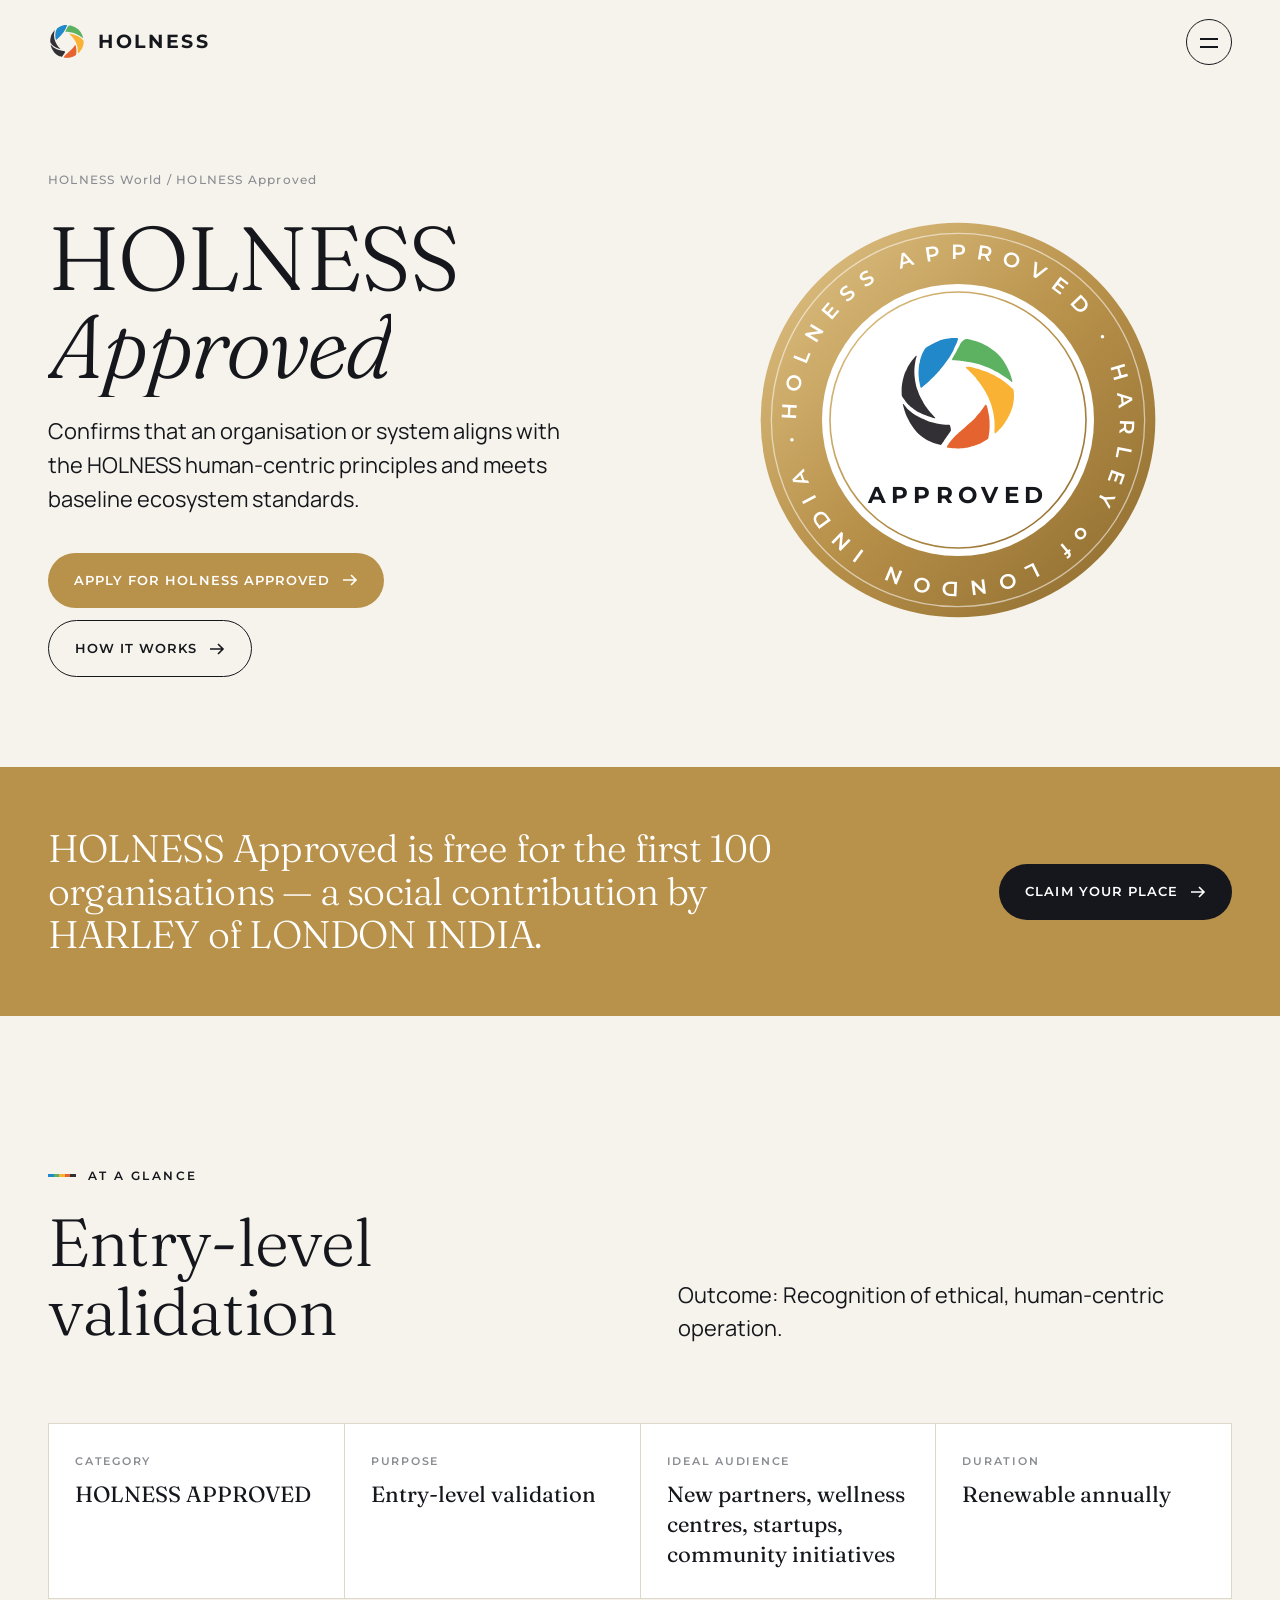
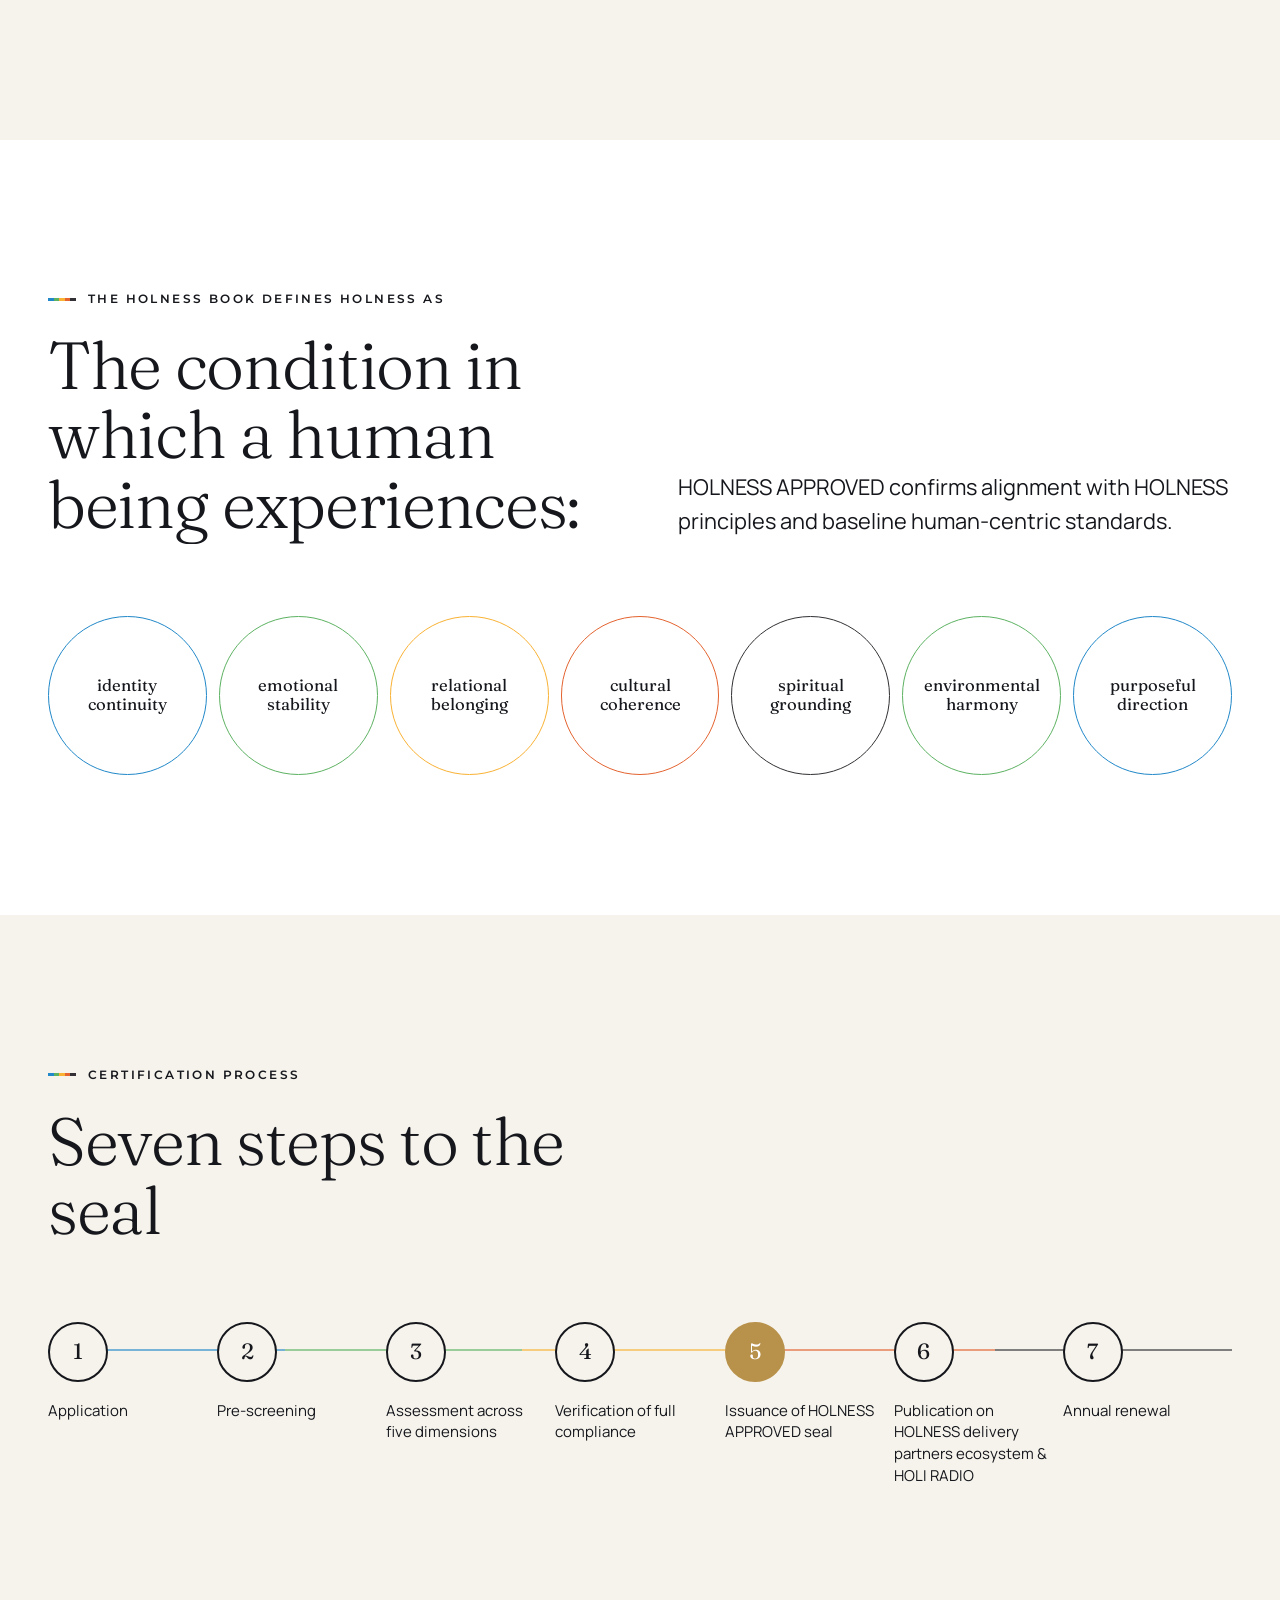
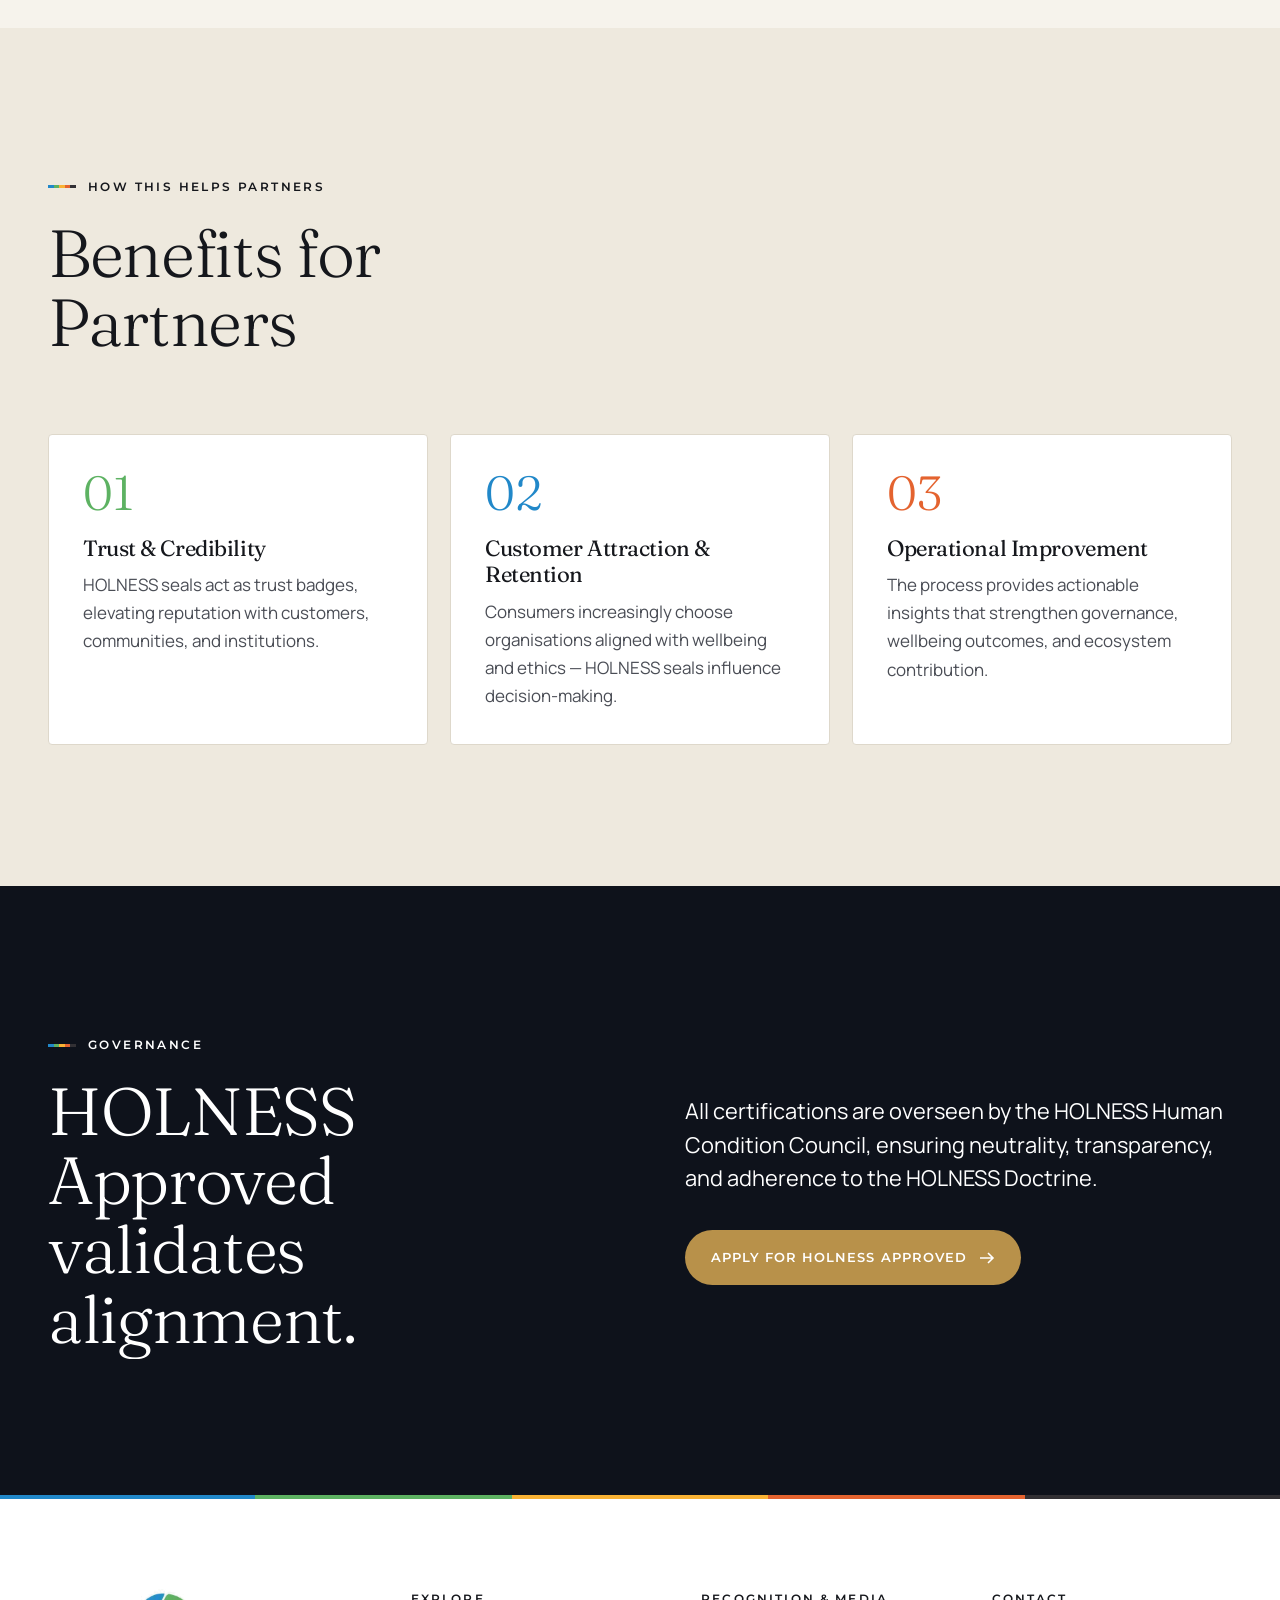
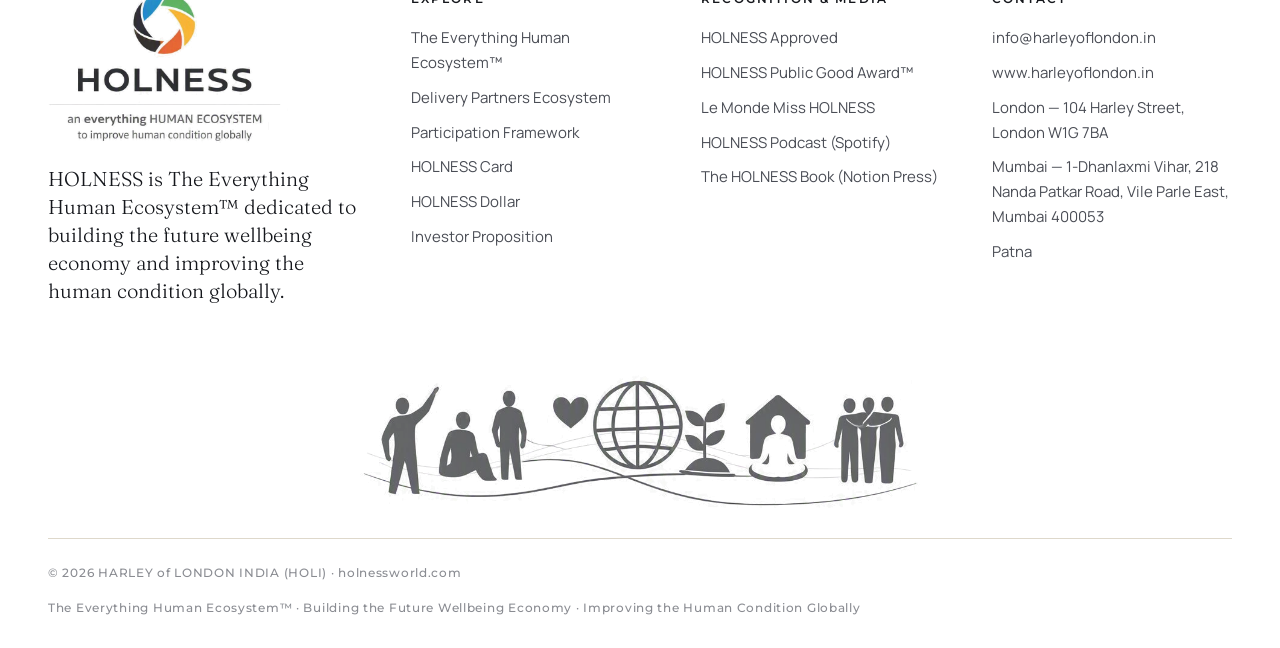
<file: holness-approved.html>
<!DOCTYPE html>
<html lang="en">
<head>
<meta charset="utf-8">
<meta name="viewport" content="width=device-width, initial-scale=1">
<title>HOLNESS Approved — HOLNESS World</title>
<meta name="description" content="HOLNESS Approved: entry-level validation confirming that an organisation aligns with HOLNESS principles and meets baseline ecosystem standards.">
<meta property="og:title" content="HOLNESS Approved — HOLNESS World">
<meta property="og:description" content="HOLNESS Approved: entry-level validation confirming that an organisation aligns with HOLNESS principles and meets baseline ecosystem standards.">
<link rel="icon" type="image/svg+xml" href="images/holness-mark.svg">
<link rel="stylesheet" href="css/style.css">
<script>document.documentElement.className+=' js';</script>
</head>
<body class="">
<!-- ======================= HEADER (same on every page) ======================= -->
<div class="preloader" aria-hidden="true"><svg class="mark" viewBox="0 0 200 195.2" aria-hidden="true" ><path class="b b0 b-ink" fill="#323034" fill-rule="evenodd" d="M62.08,136.25C61.36,136.03 60.40,135.75 59.94,135.61C56.52,134.62 52.54,133.27 50.42,132.38C49.96,132.19 49.10,131.85 48.51,131.63C45.45,130.45 37.04,126.36 35.08,125.08C34.48,124.69 33.45,124.02 32.80,123.59C31.52,122.76 29.45,121.25 29.34,121.06C29.30,121.00 28.54,120.40 27.65,119.75C26.76,119.09 25.79,118.32 25.49,118.05C25.19,117.77 24.70,117.36 24.40,117.14C23.40,116.38 21.05,113.99 20.14,112.80C19.64,112.14 18.73,110.99 18.11,110.24C17.49,109.49 16.43,108.04 15.76,107.02C15.09,106.01 14.08,104.56 13.52,103.81C12.21,102.07 12.16,101.90 12.02,98.75C11.80,93.69 11.93,88.17 12.33,85.42C12.43,84.76 12.59,83.56 12.68,82.74C13.04,79.80 14.49,73.40 15.47,70.42C16.86,66.20 17.19,65.38 18.63,62.44C19.18,61.33 19.73,60.15 19.86,59.82C20.31,58.68 21.75,55.88 22.55,54.58C23.00,53.86 23.71,52.71 24.13,52.02C24.56,51.34 25.05,50.59 25.23,50.36C25.41,50.13 25.83,49.54 26.16,49.05C27.65,46.86 28.73,45.47 31.66,41.96C34.06,39.08 34.34,38.81 34.96,38.81C35.47,38.81 35.48,38.81 35.48,39.23C35.48,39.47 35.21,40.46 34.88,41.44C34.31,43.15 33.31,47.70 32.98,50.12C32.91,50.61 32.83,51.09 32.80,51.19C32.70,51.53 32.15,56.36 32.03,57.98C31.70,62.41 31.74,65.49 32.20,71.49C32.41,74.30 33.22,79.76 33.69,81.60C33.81,82.06 33.97,82.86 34.05,83.38C34.37,85.54 35.10,87.98 37.14,93.75C38.31,97.07 38.74,98.21 39.13,98.97C39.29,99.29 39.61,100.04 39.84,100.64C40.07,101.24 40.66,102.50 41.16,103.45C41.66,104.40 42.31,105.66 42.61,106.25C42.91,106.84 43.49,107.86 43.88,108.51C44.28,109.17 45.03,110.48 45.54,111.43C48.02,116.07 54.43,124.81 59.17,130.02C59.73,130.63 60.49,131.51 60.86,131.96C61.24,132.42 62.19,133.47 62.97,134.29C64.28,135.65 64.40,135.81 64.40,136.22C64.40,136.67 64.40,136.67 63.90,136.65C63.62,136.64 62.80,136.46 62.08,136.25Z"/><path class="b b1 b-blue" fill="#2188C9" fill-rule="evenodd" d="M41.63,88.48C41.35,87.76 40.39,83.76 40.12,82.14C39.98,81.32 39.74,80.17 39.58,79.58C39.42,78.99 39.24,77.98 39.17,77.32C39.10,76.67 38.96,75.35 38.87,74.40C38.30,69.01 38.21,66.23 38.45,61.55C38.76,55.62 39.11,52.87 39.87,50.38C40.12,49.55 40.37,48.55 40.41,48.15C40.77,45.14 41.80,41.54 43.51,37.38C44.36,35.29 47.13,30.04 48.19,28.50C49.23,26.98 50.89,25.69 54.29,23.75C55.10,23.28 56.39,22.52 57.14,22.06C58.75,21.09 60.98,19.85 62.32,19.19C65.15,17.78 68.24,16.31 68.87,16.07C69.26,15.92 70.15,15.55 70.83,15.26C72.57,14.52 73.18,14.32 74.82,13.93C75.61,13.75 76.97,13.41 77.86,13.18C83.32,11.76 88.14,11.10 93.76,10.99C96.64,10.93 98.97,11.19 99.91,11.69C100.20,11.84 100.18,12.65 99.87,13.33C99.74,13.63 99.55,14.21 99.45,14.63C99.26,15.44 98.33,18.02 97.75,19.37C97.55,19.81 97.25,20.55 97.07,21.01C96.90,21.47 96.57,22.10 96.35,22.42C95.60,23.47 94.78,25.16 94.53,26.17C94.39,26.72 93.99,27.74 93.65,28.44C93.30,29.13 92.95,29.89 92.86,30.12C92.77,30.35 92.31,31.23 91.84,32.08C91.37,32.93 90.75,34.06 90.47,34.58C90.18,35.11 89.82,35.82 89.68,36.17C89.54,36.51 88.94,37.51 88.35,38.38C87.76,39.25 86.99,40.50 86.62,41.16C85.77,42.73 85.50,43.13 84.77,43.99C84.43,44.38 83.89,45.13 83.57,45.65C83.25,46.18 82.48,47.25 81.86,48.04C81.24,48.82 80.13,50.32 79.39,51.37C78.66,52.42 77.75,53.65 77.38,54.11C77.01,54.57 76.00,55.85 75.14,56.96C74.15,58.24 73.32,59.19 72.89,59.53C72.43,59.89 72.11,60.26 71.92,60.66C71.54,61.44 71.05,62.07 69.66,63.57C69.02,64.26 68.05,65.36 67.50,66.01C65.49,68.41 59.09,75.00 58.76,75.00C58.23,75.01 57.37,75.61 57.03,76.23C56.57,77.03 55.06,78.53 53.10,80.13C51.20,81.67 49.43,83.22 47.98,84.59C47.36,85.19 46.58,85.86 46.25,86.10C45.92,86.34 45.49,86.70 45.30,86.91C45.10,87.12 44.52,87.66 44.02,88.11C43.12,88.91 43.08,88.93 42.45,88.93C41.82,88.93 41.81,88.92 41.63,88.48Z"/><path class="b b2 b-green" fill="#5DB262" fill-rule="evenodd" d="M182.96,79.20C182.46,78.75 181.66,78.08 181.17,77.70C179.38,76.29 179.09,76.05 178.27,75.34C177.82,74.94 176.96,74.31 176.37,73.92C175.78,73.54 175.08,73.07 174.82,72.88C173.81,72.15 167.89,68.24 167.50,68.04C167.27,67.93 166.71,67.60 166.25,67.30C164.24,66.02 162.64,65.12 160.36,64.01C159.01,63.36 157.14,62.38 156.19,61.84C153.56,60.35 151.61,59.38 150.36,58.95C149.74,58.73 148.48,58.19 147.56,57.73C146.64,57.28 145.25,56.70 144.46,56.44C143.68,56.19 142.77,55.86 142.44,55.72C142.11,55.57 141.28,55.27 140.60,55.04C139.91,54.81 138.81,54.42 138.15,54.17C134.38,52.75 128.83,51.12 125.12,50.35C124.23,50.17 122.41,49.78 121.07,49.48C119.73,49.18 117.88,48.83 116.96,48.69C116.05,48.56 114.55,48.31 113.63,48.16C112.71,48.00 111.43,47.81 110.77,47.74C107.35,47.36 106.57,47.25 105.17,46.98C104.32,46.82 102.61,46.60 101.37,46.49C100.12,46.39 98.46,46.23 97.68,46.14C96.89,46.05 95.18,45.91 93.87,45.83C90.84,45.66 90.71,45.61 90.71,44.68C90.71,44.10 90.78,43.88 91.20,43.18C91.63,42.46 92.57,40.81 94.26,37.80C94.55,37.27 94.88,36.71 95.00,36.55C95.11,36.38 95.38,35.90 95.60,35.48C95.81,35.05 96.19,34.40 96.44,34.03C96.69,33.66 97.61,31.95 98.49,30.22C99.36,28.50 100.23,26.84 100.42,26.55C100.85,25.86 102.37,22.83 102.91,21.56C104.39,18.10 107.82,14.60 111.09,13.21C112.70,12.52 114.11,12.47 116.61,13.01C126.42,15.14 136.41,18.63 141.36,21.66C141.79,21.92 142.45,22.27 142.83,22.43C145.31,23.48 148.06,25.12 151.25,27.45C151.84,27.88 152.79,28.55 153.37,28.94C153.94,29.33 155.01,30.16 155.75,30.79C156.48,31.41 157.78,32.49 158.63,33.19C160.63,34.84 165.52,39.65 166.55,40.97C166.99,41.54 167.54,42.24 167.78,42.52C168.58,43.47 169.99,45.41 170.95,46.85C171.47,47.63 172.20,48.72 172.57,49.26C173.32,50.35 173.83,51.19 174.69,52.80C175.01,53.39 175.53,54.30 175.84,54.82C176.15,55.35 176.52,56.07 176.67,56.43C176.81,56.79 177.15,57.51 177.44,58.04C177.72,58.56 178.19,59.58 178.49,60.30C178.78,61.02 179.43,62.44 179.93,63.45C181.16,65.92 181.40,66.52 182.38,69.58C184.16,75.09 184.88,77.90 184.88,79.25C184.88,80.00 184.88,80.00 184.37,80.00C183.92,80.00 183.78,79.92 182.96,79.20Z"/><path class="b b3 b-yellow" fill="#F9B234" fill-rule="evenodd" d="M157.40,159.43C156.90,158.13 156.80,156.13 157.09,153.27C157.26,151.54 157.18,144.11 156.96,141.01C156.75,138.15 156.51,136.14 156.25,135.13C156.10,134.50 155.93,133.64 155.89,133.21C155.65,130.68 155.08,127.01 154.77,126.03C154.58,125.43 154.12,123.74 153.75,122.26C153.39,120.79 152.88,118.91 152.62,118.10C152.36,117.28 151.92,115.80 151.62,114.82C151.00,112.74 150.32,110.94 149.29,108.70C148.61,107.21 147.62,104.64 147.35,103.69C147.22,103.19 146.07,100.89 145.54,100.06C145.33,99.73 144.70,98.53 144.14,97.38C143.58,96.24 142.69,94.65 142.17,93.87C141.64,93.08 140.90,91.85 140.51,91.13C140.13,90.41 139.46,89.36 139.03,88.79C138.59,88.23 138.09,87.51 137.91,87.19C137.73,86.87 137.38,86.37 137.14,86.07C136.90,85.78 136.44,85.13 136.11,84.64C135.79,84.15 135.36,83.51 135.16,83.21C134.96,82.92 134.50,82.22 134.13,81.67C133.76,81.11 133.12,80.27 132.71,79.80C132.30,79.33 131.51,78.42 130.95,77.78C130.39,77.13 129.34,75.75 128.63,74.70C127.91,73.65 126.95,72.34 126.48,71.79C125.25,70.33 119.82,64.81 118.24,63.43C117.51,62.78 116.59,61.83 116.20,61.32C115.81,60.81 115.35,60.30 115.18,60.19C114.58,59.79 112.95,58.30 112.73,57.93C112.58,57.69 112.50,57.34 112.50,56.94C112.50,56.33 112.50,56.32 112.95,56.19C113.77,55.95 116.17,55.90 116.97,56.11C117.37,56.22 118.31,56.39 119.05,56.49C119.80,56.60 121.54,56.97 122.92,57.31C125.68,58.01 128.49,58.67 130.27,59.05C130.92,59.19 131.77,59.45 132.18,59.63C132.58,59.81 133.85,60.24 135.00,60.59C137.71,61.40 141.45,62.64 142.20,62.97C142.53,63.12 143.65,63.55 144.70,63.94C145.78,64.34 147.02,64.90 147.56,65.22C148.08,65.54 148.91,65.95 149.40,66.13C150.50,66.54 152.56,67.46 153.94,68.16C154.51,68.45 155.26,68.79 155.61,68.93C155.96,69.07 156.71,69.44 157.26,69.75C157.82,70.07 158.93,70.69 159.74,71.14C160.55,71.59 161.54,72.22 161.94,72.54C163.12,73.45 163.67,73.78 164.57,74.12C165.95,74.64 166.42,74.92 167.80,76.04C168.52,76.63 169.51,77.36 170.00,77.68C170.99,78.31 173.52,80.18 173.63,80.36C173.67,80.42 174.35,80.93 175.14,81.50C175.93,82.07 177.06,83.00 177.66,83.57C178.26,84.14 179.29,85.02 179.94,85.52C180.63,86.05 181.61,86.98 182.27,87.71C183.02,88.56 183.78,89.26 184.53,89.79C186.34,91.09 186.85,92.10 187.22,95.12C187.63,98.45 187.53,105.79 187.03,109.23C186.26,114.50 185.41,118.62 184.82,120.00C184.59,120.53 184.13,121.84 183.79,122.90C183.00,125.41 182.12,127.55 180.83,130.12C180.26,131.26 179.62,132.60 179.41,133.08C179.20,133.57 178.82,134.30 178.57,134.71C178.32,135.11 177.92,135.90 177.68,136.46C177.43,137.04 177.00,137.77 176.67,138.17C175.72,139.31 174.40,141.28 173.68,142.62C173.07,143.77 172.66,144.39 171.10,146.55C170.79,146.97 170.17,147.86 169.72,148.51C169.26,149.17 168.40,150.21 167.81,150.84C167.21,151.47 166.49,152.27 166.19,152.63C165.90,152.98 165.17,153.71 164.58,154.24C163.99,154.76 163.09,155.72 162.56,156.36C161.69,157.44 160.30,158.73 159.22,159.46C158.56,159.91 157.58,159.90 157.40,159.43Z"/><path class="b b4 b-orange" fill="#E4632F" fill-rule="evenodd" d="M93.38,183.57C92.32,183.45 91.06,183.29 90.58,183.22C90.10,183.14 88.90,183.03 87.92,182.98C86.93,182.92 85.76,182.79 85.30,182.69C84.84,182.59 84.26,182.50 84.01,182.50C82.17,182.49 82.28,181.26 84.43,177.96C85.79,175.88 87.49,173.48 88.07,172.84C88.38,172.49 88.83,171.96 89.05,171.67C89.28,171.37 89.83,170.73 90.28,170.24C90.73,169.75 91.51,168.84 92.02,168.21C93.01,167.00 98.91,161.18 100.31,160.04C101.37,159.18 104.25,156.67 105.55,155.48C107.14,154.01 108.05,153.23 108.96,152.54C109.43,152.18 110.41,151.28 111.13,150.55C112.69,148.98 113.92,147.86 116.49,145.71C120.08,142.71 121.02,141.87 123.62,139.36C125.18,137.85 126.45,136.51 126.80,136.01C127.12,135.55 127.68,134.83 128.05,134.40C128.41,133.98 129.04,133.23 129.45,132.74C129.85,132.25 130.93,131.06 131.85,130.09C133.72,128.11 134.33,127.40 135.03,126.37C135.29,125.98 135.92,125.16 136.42,124.54C137.98,122.62 139.53,120.46 140.89,118.28C142.64,115.50 142.75,115.37 143.41,115.37C144.22,115.35 144.47,115.58 144.75,116.55C144.88,116.97 145.08,117.64 145.21,118.04C146.39,121.57 147.47,126.39 148.17,131.25C148.26,131.90 148.45,133.07 148.58,133.83C148.71,134.59 148.87,135.96 148.93,136.86C149.00,137.77 149.11,138.89 149.19,139.35C149.26,139.83 149.34,142.63 149.37,146.07C149.44,153.73 149.21,157.05 148.26,162.23C148.10,163.09 147.85,164.76 147.69,165.94C147.33,168.69 147.19,168.87 144.29,170.57C143.66,170.93 143.07,171.30 142.97,171.39C142.80,171.53 142.00,171.97 139.54,173.29C139.12,173.52 138.58,173.85 138.34,174.04C138.11,174.22 137.51,174.58 137.02,174.82C136.53,175.07 135.98,175.37 135.80,175.50C135.61,175.63 135.07,175.89 134.58,176.08C134.10,176.27 133.49,176.53 133.23,176.66C132.97,176.79 132.29,177.04 131.71,177.20C131.14,177.37 130.23,177.72 129.70,177.98C129.16,178.24 128.67,178.45 128.61,178.45C128.31,178.45 126.95,178.97 126.45,179.28C125.76,179.71 119.28,181.45 117.38,181.73C117.09,181.77 116.26,181.96 115.54,182.15C114.82,182.34 113.69,182.55 113.04,182.62C112.38,182.70 111.31,182.86 110.65,182.99C107.07,183.69 97.41,184.01 93.38,183.57Z"/><path class="b b5 b-ink" fill="#323034" fill-rule="evenodd" d="M71.50,178.03C71.25,177.93 70.69,177.80 70.25,177.73C67.35,177.24 61.43,175.34 58.15,173.84C57.37,173.48 55.79,172.76 54.64,172.23C50.35,170.27 46.42,167.77 42.38,164.46C42.02,164.16 41.36,163.61 40.90,163.24C38.33,161.12 33.42,155.62 30.17,151.22C28.19,148.55 25.75,144.83 24.58,142.68C24.00,141.63 23.10,140.00 22.58,139.05C22.06,138.10 21.34,136.71 20.99,135.95C20.63,135.20 20.15,134.21 19.92,133.75C19.69,133.29 19.34,132.46 19.14,131.90C18.94,131.35 18.67,130.68 18.54,130.42C18.33,130.00 17.82,128.53 16.56,124.70C16.05,123.17 14.93,119.28 14.65,118.10C14.52,117.54 14.28,116.69 14.11,116.20C13.95,115.71 13.81,115.08 13.81,114.80C13.81,114.29 13.81,114.29 14.34,114.29C14.86,114.29 14.89,114.31 15.35,114.99C15.61,115.38 16.35,116.31 16.99,117.06C17.63,117.81 18.34,118.67 18.57,118.98C21.00,122.16 21.13,122.29 24.76,125.17C26.30,126.39 27.83,127.61 28.15,127.88C31.13,130.33 41.07,135.94 45.77,137.84C46.43,138.10 47.79,138.67 48.81,139.10C51.71,140.34 55.48,141.72 57.56,142.30C61.65,143.46 66.26,144.56 69.05,145.06C70.00,145.23 70.96,145.42 71.19,145.48C72.36,145.77 78.50,146.42 83.99,146.84C87.26,147.08 87.56,147.25 87.84,149.03C87.92,149.51 88.12,150.23 88.29,150.63C88.54,151.23 88.62,151.67 88.71,152.98C88.77,153.86 88.85,154.86 88.88,155.21C88.94,155.76 88.91,155.91 88.57,156.52C87.99,157.55 85.35,161.35 83.74,163.47C83.28,164.08 82.53,165.12 82.07,165.77C81.62,166.42 80.78,167.62 80.21,168.44C78.78,170.49 76.49,173.99 75.67,175.37C75.15,176.25 73.74,178.05 73.50,178.14C73.17,178.27 71.98,178.20 71.50,178.03Z"/></svg><span class="word">HOLNESS</span></div>
<div class="progress" aria-hidden="true"></div>
<header class="site-header">
  <div class="wrap">
    <a class="brand" href="index.html" aria-label="HOLNESS World home"><svg class="mark" viewBox="0 0 200 195.2" aria-hidden="true" ><path class="b b0 b-ink" fill="#323034" fill-rule="evenodd" d="M62.08,136.25C61.36,136.03 60.40,135.75 59.94,135.61C56.52,134.62 52.54,133.27 50.42,132.38C49.96,132.19 49.10,131.85 48.51,131.63C45.45,130.45 37.04,126.36 35.08,125.08C34.48,124.69 33.45,124.02 32.80,123.59C31.52,122.76 29.45,121.25 29.34,121.06C29.30,121.00 28.54,120.40 27.65,119.75C26.76,119.09 25.79,118.32 25.49,118.05C25.19,117.77 24.70,117.36 24.40,117.14C23.40,116.38 21.05,113.99 20.14,112.80C19.64,112.14 18.73,110.99 18.11,110.24C17.49,109.49 16.43,108.04 15.76,107.02C15.09,106.01 14.08,104.56 13.52,103.81C12.21,102.07 12.16,101.90 12.02,98.75C11.80,93.69 11.93,88.17 12.33,85.42C12.43,84.76 12.59,83.56 12.68,82.74C13.04,79.80 14.49,73.40 15.47,70.42C16.86,66.20 17.19,65.38 18.63,62.44C19.18,61.33 19.73,60.15 19.86,59.82C20.31,58.68 21.75,55.88 22.55,54.58C23.00,53.86 23.71,52.71 24.13,52.02C24.56,51.34 25.05,50.59 25.23,50.36C25.41,50.13 25.83,49.54 26.16,49.05C27.65,46.86 28.73,45.47 31.66,41.96C34.06,39.08 34.34,38.81 34.96,38.81C35.47,38.81 35.48,38.81 35.48,39.23C35.48,39.47 35.21,40.46 34.88,41.44C34.31,43.15 33.31,47.70 32.98,50.12C32.91,50.61 32.83,51.09 32.80,51.19C32.70,51.53 32.15,56.36 32.03,57.98C31.70,62.41 31.74,65.49 32.20,71.49C32.41,74.30 33.22,79.76 33.69,81.60C33.81,82.06 33.97,82.86 34.05,83.38C34.37,85.54 35.10,87.98 37.14,93.75C38.31,97.07 38.74,98.21 39.13,98.97C39.29,99.29 39.61,100.04 39.84,100.64C40.07,101.24 40.66,102.50 41.16,103.45C41.66,104.40 42.31,105.66 42.61,106.25C42.91,106.84 43.49,107.86 43.88,108.51C44.28,109.17 45.03,110.48 45.54,111.43C48.02,116.07 54.43,124.81 59.17,130.02C59.73,130.63 60.49,131.51 60.86,131.96C61.24,132.42 62.19,133.47 62.97,134.29C64.28,135.65 64.40,135.81 64.40,136.22C64.40,136.67 64.40,136.67 63.90,136.65C63.62,136.64 62.80,136.46 62.08,136.25Z"/><path class="b b1 b-blue" fill="#2188C9" fill-rule="evenodd" d="M41.63,88.48C41.35,87.76 40.39,83.76 40.12,82.14C39.98,81.32 39.74,80.17 39.58,79.58C39.42,78.99 39.24,77.98 39.17,77.32C39.10,76.67 38.96,75.35 38.87,74.40C38.30,69.01 38.21,66.23 38.45,61.55C38.76,55.62 39.11,52.87 39.87,50.38C40.12,49.55 40.37,48.55 40.41,48.15C40.77,45.14 41.80,41.54 43.51,37.38C44.36,35.29 47.13,30.04 48.19,28.50C49.23,26.98 50.89,25.69 54.29,23.75C55.10,23.28 56.39,22.52 57.14,22.06C58.75,21.09 60.98,19.85 62.32,19.19C65.15,17.78 68.24,16.31 68.87,16.07C69.26,15.92 70.15,15.55 70.83,15.26C72.57,14.52 73.18,14.32 74.82,13.93C75.61,13.75 76.97,13.41 77.86,13.18C83.32,11.76 88.14,11.10 93.76,10.99C96.64,10.93 98.97,11.19 99.91,11.69C100.20,11.84 100.18,12.65 99.87,13.33C99.74,13.63 99.55,14.21 99.45,14.63C99.26,15.44 98.33,18.02 97.75,19.37C97.55,19.81 97.25,20.55 97.07,21.01C96.90,21.47 96.57,22.10 96.35,22.42C95.60,23.47 94.78,25.16 94.53,26.17C94.39,26.72 93.99,27.74 93.65,28.44C93.30,29.13 92.95,29.89 92.86,30.12C92.77,30.35 92.31,31.23 91.84,32.08C91.37,32.93 90.75,34.06 90.47,34.58C90.18,35.11 89.82,35.82 89.68,36.17C89.54,36.51 88.94,37.51 88.35,38.38C87.76,39.25 86.99,40.50 86.62,41.16C85.77,42.73 85.50,43.13 84.77,43.99C84.43,44.38 83.89,45.13 83.57,45.65C83.25,46.18 82.48,47.25 81.86,48.04C81.24,48.82 80.13,50.32 79.39,51.37C78.66,52.42 77.75,53.65 77.38,54.11C77.01,54.57 76.00,55.85 75.14,56.96C74.15,58.24 73.32,59.19 72.89,59.53C72.43,59.89 72.11,60.26 71.92,60.66C71.54,61.44 71.05,62.07 69.66,63.57C69.02,64.26 68.05,65.36 67.50,66.01C65.49,68.41 59.09,75.00 58.76,75.00C58.23,75.01 57.37,75.61 57.03,76.23C56.57,77.03 55.06,78.53 53.10,80.13C51.20,81.67 49.43,83.22 47.98,84.59C47.36,85.19 46.58,85.86 46.25,86.10C45.92,86.34 45.49,86.70 45.30,86.91C45.10,87.12 44.52,87.66 44.02,88.11C43.12,88.91 43.08,88.93 42.45,88.93C41.82,88.93 41.81,88.92 41.63,88.48Z"/><path class="b b2 b-green" fill="#5DB262" fill-rule="evenodd" d="M182.96,79.20C182.46,78.75 181.66,78.08 181.17,77.70C179.38,76.29 179.09,76.05 178.27,75.34C177.82,74.94 176.96,74.31 176.37,73.92C175.78,73.54 175.08,73.07 174.82,72.88C173.81,72.15 167.89,68.24 167.50,68.04C167.27,67.93 166.71,67.60 166.25,67.30C164.24,66.02 162.64,65.12 160.36,64.01C159.01,63.36 157.14,62.38 156.19,61.84C153.56,60.35 151.61,59.38 150.36,58.95C149.74,58.73 148.48,58.19 147.56,57.73C146.64,57.28 145.25,56.70 144.46,56.44C143.68,56.19 142.77,55.86 142.44,55.72C142.11,55.57 141.28,55.27 140.60,55.04C139.91,54.81 138.81,54.42 138.15,54.17C134.38,52.75 128.83,51.12 125.12,50.35C124.23,50.17 122.41,49.78 121.07,49.48C119.73,49.18 117.88,48.83 116.96,48.69C116.05,48.56 114.55,48.31 113.63,48.16C112.71,48.00 111.43,47.81 110.77,47.74C107.35,47.36 106.57,47.25 105.17,46.98C104.32,46.82 102.61,46.60 101.37,46.49C100.12,46.39 98.46,46.23 97.68,46.14C96.89,46.05 95.18,45.91 93.87,45.83C90.84,45.66 90.71,45.61 90.71,44.68C90.71,44.10 90.78,43.88 91.20,43.18C91.63,42.46 92.57,40.81 94.26,37.80C94.55,37.27 94.88,36.71 95.00,36.55C95.11,36.38 95.38,35.90 95.60,35.48C95.81,35.05 96.19,34.40 96.44,34.03C96.69,33.66 97.61,31.95 98.49,30.22C99.36,28.50 100.23,26.84 100.42,26.55C100.85,25.86 102.37,22.83 102.91,21.56C104.39,18.10 107.82,14.60 111.09,13.21C112.70,12.52 114.11,12.47 116.61,13.01C126.42,15.14 136.41,18.63 141.36,21.66C141.79,21.92 142.45,22.27 142.83,22.43C145.31,23.48 148.06,25.12 151.25,27.45C151.84,27.88 152.79,28.55 153.37,28.94C153.94,29.33 155.01,30.16 155.75,30.79C156.48,31.41 157.78,32.49 158.63,33.19C160.63,34.84 165.52,39.65 166.55,40.97C166.99,41.54 167.54,42.24 167.78,42.52C168.58,43.47 169.99,45.41 170.95,46.85C171.47,47.63 172.20,48.72 172.57,49.26C173.32,50.35 173.83,51.19 174.69,52.80C175.01,53.39 175.53,54.30 175.84,54.82C176.15,55.35 176.52,56.07 176.67,56.43C176.81,56.79 177.15,57.51 177.44,58.04C177.72,58.56 178.19,59.58 178.49,60.30C178.78,61.02 179.43,62.44 179.93,63.45C181.16,65.92 181.40,66.52 182.38,69.58C184.16,75.09 184.88,77.90 184.88,79.25C184.88,80.00 184.88,80.00 184.37,80.00C183.92,80.00 183.78,79.92 182.96,79.20Z"/><path class="b b3 b-yellow" fill="#F9B234" fill-rule="evenodd" d="M157.40,159.43C156.90,158.13 156.80,156.13 157.09,153.27C157.26,151.54 157.18,144.11 156.96,141.01C156.75,138.15 156.51,136.14 156.25,135.13C156.10,134.50 155.93,133.64 155.89,133.21C155.65,130.68 155.08,127.01 154.77,126.03C154.58,125.43 154.12,123.74 153.75,122.26C153.39,120.79 152.88,118.91 152.62,118.10C152.36,117.28 151.92,115.80 151.62,114.82C151.00,112.74 150.32,110.94 149.29,108.70C148.61,107.21 147.62,104.64 147.35,103.69C147.22,103.19 146.07,100.89 145.54,100.06C145.33,99.73 144.70,98.53 144.14,97.38C143.58,96.24 142.69,94.65 142.17,93.87C141.64,93.08 140.90,91.85 140.51,91.13C140.13,90.41 139.46,89.36 139.03,88.79C138.59,88.23 138.09,87.51 137.91,87.19C137.73,86.87 137.38,86.37 137.14,86.07C136.90,85.78 136.44,85.13 136.11,84.64C135.79,84.15 135.36,83.51 135.16,83.21C134.96,82.92 134.50,82.22 134.13,81.67C133.76,81.11 133.12,80.27 132.71,79.80C132.30,79.33 131.51,78.42 130.95,77.78C130.39,77.13 129.34,75.75 128.63,74.70C127.91,73.65 126.95,72.34 126.48,71.79C125.25,70.33 119.82,64.81 118.24,63.43C117.51,62.78 116.59,61.83 116.20,61.32C115.81,60.81 115.35,60.30 115.18,60.19C114.58,59.79 112.95,58.30 112.73,57.93C112.58,57.69 112.50,57.34 112.50,56.94C112.50,56.33 112.50,56.32 112.95,56.19C113.77,55.95 116.17,55.90 116.97,56.11C117.37,56.22 118.31,56.39 119.05,56.49C119.80,56.60 121.54,56.97 122.92,57.31C125.68,58.01 128.49,58.67 130.27,59.05C130.92,59.19 131.77,59.45 132.18,59.63C132.58,59.81 133.85,60.24 135.00,60.59C137.71,61.40 141.45,62.64 142.20,62.97C142.53,63.12 143.65,63.55 144.70,63.94C145.78,64.34 147.02,64.90 147.56,65.22C148.08,65.54 148.91,65.95 149.40,66.13C150.50,66.54 152.56,67.46 153.94,68.16C154.51,68.45 155.26,68.79 155.61,68.93C155.96,69.07 156.71,69.44 157.26,69.75C157.82,70.07 158.93,70.69 159.74,71.14C160.55,71.59 161.54,72.22 161.94,72.54C163.12,73.45 163.67,73.78 164.57,74.12C165.95,74.64 166.42,74.92 167.80,76.04C168.52,76.63 169.51,77.36 170.00,77.68C170.99,78.31 173.52,80.18 173.63,80.36C173.67,80.42 174.35,80.93 175.14,81.50C175.93,82.07 177.06,83.00 177.66,83.57C178.26,84.14 179.29,85.02 179.94,85.52C180.63,86.05 181.61,86.98 182.27,87.71C183.02,88.56 183.78,89.26 184.53,89.79C186.34,91.09 186.85,92.10 187.22,95.12C187.63,98.45 187.53,105.79 187.03,109.23C186.26,114.50 185.41,118.62 184.82,120.00C184.59,120.53 184.13,121.84 183.79,122.90C183.00,125.41 182.12,127.55 180.83,130.12C180.26,131.26 179.62,132.60 179.41,133.08C179.20,133.57 178.82,134.30 178.57,134.71C178.32,135.11 177.92,135.90 177.68,136.46C177.43,137.04 177.00,137.77 176.67,138.17C175.72,139.31 174.40,141.28 173.68,142.62C173.07,143.77 172.66,144.39 171.10,146.55C170.79,146.97 170.17,147.86 169.72,148.51C169.26,149.17 168.40,150.21 167.81,150.84C167.21,151.47 166.49,152.27 166.19,152.63C165.90,152.98 165.17,153.71 164.58,154.24C163.99,154.76 163.09,155.72 162.56,156.36C161.69,157.44 160.30,158.73 159.22,159.46C158.56,159.91 157.58,159.90 157.40,159.43Z"/><path class="b b4 b-orange" fill="#E4632F" fill-rule="evenodd" d="M93.38,183.57C92.32,183.45 91.06,183.29 90.58,183.22C90.10,183.14 88.90,183.03 87.92,182.98C86.93,182.92 85.76,182.79 85.30,182.69C84.84,182.59 84.26,182.50 84.01,182.50C82.17,182.49 82.28,181.26 84.43,177.96C85.79,175.88 87.49,173.48 88.07,172.84C88.38,172.49 88.83,171.96 89.05,171.67C89.28,171.37 89.83,170.73 90.28,170.24C90.73,169.75 91.51,168.84 92.02,168.21C93.01,167.00 98.91,161.18 100.31,160.04C101.37,159.18 104.25,156.67 105.55,155.48C107.14,154.01 108.05,153.23 108.96,152.54C109.43,152.18 110.41,151.28 111.13,150.55C112.69,148.98 113.92,147.86 116.49,145.71C120.08,142.71 121.02,141.87 123.62,139.36C125.18,137.85 126.45,136.51 126.80,136.01C127.12,135.55 127.68,134.83 128.05,134.40C128.41,133.98 129.04,133.23 129.45,132.74C129.85,132.25 130.93,131.06 131.85,130.09C133.72,128.11 134.33,127.40 135.03,126.37C135.29,125.98 135.92,125.16 136.42,124.54C137.98,122.62 139.53,120.46 140.89,118.28C142.64,115.50 142.75,115.37 143.41,115.37C144.22,115.35 144.47,115.58 144.75,116.55C144.88,116.97 145.08,117.64 145.21,118.04C146.39,121.57 147.47,126.39 148.17,131.25C148.26,131.90 148.45,133.07 148.58,133.83C148.71,134.59 148.87,135.96 148.93,136.86C149.00,137.77 149.11,138.89 149.19,139.35C149.26,139.83 149.34,142.63 149.37,146.07C149.44,153.73 149.21,157.05 148.26,162.23C148.10,163.09 147.85,164.76 147.69,165.94C147.33,168.69 147.19,168.87 144.29,170.57C143.66,170.93 143.07,171.30 142.97,171.39C142.80,171.53 142.00,171.97 139.54,173.29C139.12,173.52 138.58,173.85 138.34,174.04C138.11,174.22 137.51,174.58 137.02,174.82C136.53,175.07 135.98,175.37 135.80,175.50C135.61,175.63 135.07,175.89 134.58,176.08C134.10,176.27 133.49,176.53 133.23,176.66C132.97,176.79 132.29,177.04 131.71,177.20C131.14,177.37 130.23,177.72 129.70,177.98C129.16,178.24 128.67,178.45 128.61,178.45C128.31,178.45 126.95,178.97 126.45,179.28C125.76,179.71 119.28,181.45 117.38,181.73C117.09,181.77 116.26,181.96 115.54,182.15C114.82,182.34 113.69,182.55 113.04,182.62C112.38,182.70 111.31,182.86 110.65,182.99C107.07,183.69 97.41,184.01 93.38,183.57Z"/><path class="b b5 b-ink" fill="#323034" fill-rule="evenodd" d="M71.50,178.03C71.25,177.93 70.69,177.80 70.25,177.73C67.35,177.24 61.43,175.34 58.15,173.84C57.37,173.48 55.79,172.76 54.64,172.23C50.35,170.27 46.42,167.77 42.38,164.46C42.02,164.16 41.36,163.61 40.90,163.24C38.33,161.12 33.42,155.62 30.17,151.22C28.19,148.55 25.75,144.83 24.58,142.68C24.00,141.63 23.10,140.00 22.58,139.05C22.06,138.10 21.34,136.71 20.99,135.95C20.63,135.20 20.15,134.21 19.92,133.75C19.69,133.29 19.34,132.46 19.14,131.90C18.94,131.35 18.67,130.68 18.54,130.42C18.33,130.00 17.82,128.53 16.56,124.70C16.05,123.17 14.93,119.28 14.65,118.10C14.52,117.54 14.28,116.69 14.11,116.20C13.95,115.71 13.81,115.08 13.81,114.80C13.81,114.29 13.81,114.29 14.34,114.29C14.86,114.29 14.89,114.31 15.35,114.99C15.61,115.38 16.35,116.31 16.99,117.06C17.63,117.81 18.34,118.67 18.57,118.98C21.00,122.16 21.13,122.29 24.76,125.17C26.30,126.39 27.83,127.61 28.15,127.88C31.13,130.33 41.07,135.94 45.77,137.84C46.43,138.10 47.79,138.67 48.81,139.10C51.71,140.34 55.48,141.72 57.56,142.30C61.65,143.46 66.26,144.56 69.05,145.06C70.00,145.23 70.96,145.42 71.19,145.48C72.36,145.77 78.50,146.42 83.99,146.84C87.26,147.08 87.56,147.25 87.84,149.03C87.92,149.51 88.12,150.23 88.29,150.63C88.54,151.23 88.62,151.67 88.71,152.98C88.77,153.86 88.85,154.86 88.88,155.21C88.94,155.76 88.91,155.91 88.57,156.52C87.99,157.55 85.35,161.35 83.74,163.47C83.28,164.08 82.53,165.12 82.07,165.77C81.62,166.42 80.78,167.62 80.21,168.44C78.78,170.49 76.49,173.99 75.67,175.37C75.15,176.25 73.74,178.05 73.50,178.14C73.17,178.27 71.98,178.20 71.50,178.03Z"/></svg><span><span class="brand-name">HOLNESS</span><span class="brand-sub">The Everything Human Ecosystem™</span></span></a>
    <nav class="nav" aria-label="Main"><a href="ecosystem.html">Ecosystem</a><a href="delivery-partners.html">Delivery Partners</a><a href="holness-approved.html" class="active">HOLNESS Approved</a><a href="card-and-dollar.html">Card &amp; Dollar</a><a href="recognition.html">Recognition</a><a href="podcast-and-book.html">Podcast &amp; Book</a><a href="about.html">About</a></nav>
    <a class="btn btn-solid header-cta" href="contact.html?interest=partner">Become a Delivery Partner</a>
    <button class="menu-btn" aria-label="Open menu" aria-expanded="false"><span></span><span></span></button>
  </div>
</header>
<div class="mobile-menu">
  <nav aria-label="Mobile"><a href="ecosystem.html"><span>01</span>Ecosystem</a><a href="delivery-partners.html"><span>02</span>Delivery Partners</a><a href="holness-approved.html"><span>03</span>HOLNESS Approved</a><a href="card-and-dollar.html"><span>04</span>Card &amp; Dollar</a><a href="recognition.html"><span>05</span>Recognition</a><a href="podcast-and-book.html"><span>06</span>Podcast &amp; Book</a><a href="about.html"><span>07</span>About</a><a href="contact.html"><span>08</span>Contact</a></nav>
  <div class="mm-foot"><a class="btn btn-solid" href="contact.html?interest=partner">Become a Delivery Partner<svg viewBox="0 0 16 16" fill="none" stroke="currentColor" stroke-width="1.6" aria-hidden="true"><path d="M1 8h13M9 3l5 5-5 5"/></svg></a><span class="crumbs">info@harleyoflondon.in</span></div>
</div>
<!-- ======================= END HEADER ======================= -->

<main>

<!-- ======================= SECTION: Page banner ======================= -->
<section class="page-hero">
  <div class="wrap split-2">
    <div>
      <p class="crumbs"><a href="index.html">HOLNESS World</a> / HOLNESS Approved</p>
      <h1 class="display" data-split>HOLNESS <em>Approved</em></h1>
      <p class="lead" data-reveal>Confirms that an organisation or system aligns with the HOLNESS human-centric principles and meets baseline ecosystem standards.</p>
      <div class="hero-ctas" style="margin-top:36px" data-reveal><a class="btn btn-gold" href="contact.html?interest=approved">Apply for HOLNESS Approved<svg viewBox="0 0 16 16" fill="none" stroke="currentColor" stroke-width="1.6" aria-hidden="true"><path d="M1 8h13M9 3l5 5-5 5"/></svg></a><a class="btn btn-line" href="#process">How it works<svg viewBox="0 0 16 16" fill="none" stroke="currentColor" stroke-width="1.6" aria-hidden="true"><path d="M1 8h13M9 3l5 5-5 5"/></svg></a></div>
    </div>
    <div class="seal" style="width:min(400px,80%);margin:0 auto" data-reveal><svg viewBox="0 0 300 300" class="seal-svg" role="img" aria-label="HOLNESS Approved seal">
<defs><path id="sealPath" d="M150,150 m-121,0 a121,121 0 1,1 242,0 a121,121 0 1,1 -242,0"/>
<linearGradient id="sg" x1="0" y1="0" x2="1" y2="1"><stop offset="0" stop-color="#E2C68A"/><stop offset=".5" stop-color="#B8914A"/><stop offset="1" stop-color="#8C6A2E"/></linearGradient></defs>
<circle cx="150" cy="150" r="148" fill="url(#sg)"/>
<circle cx="150" cy="150" r="140" fill="none" stroke="#fff" stroke-opacity=".55" stroke-width="1"/>
<g class="ring"><text font-family="Montserrat,Arial,sans-serif" font-weight="600" font-size="15.5" fill="#fff"><textPath href="#sealPath" textLength="748" lengthAdjust="spacing">HOLNESS APPROVED · HARLEY of LONDON INDIA ·</textPath></text></g>
<circle cx="150" cy="150" r="102" fill="#fff"/>
<circle cx="150" cy="150" r="96" fill="none" stroke="url(#sg)" stroke-width="1.2"/>
<g transform="translate(102.00,83.15) scale(0.4800)"><path class="b b0 b-ink" fill="#323034" fill-rule="evenodd" d="M62.08,136.25C61.36,136.03 60.40,135.75 59.94,135.61C56.52,134.62 52.54,133.27 50.42,132.38C49.96,132.19 49.10,131.85 48.51,131.63C45.45,130.45 37.04,126.36 35.08,125.08C34.48,124.69 33.45,124.02 32.80,123.59C31.52,122.76 29.45,121.25 29.34,121.06C29.30,121.00 28.54,120.40 27.65,119.75C26.76,119.09 25.79,118.32 25.49,118.05C25.19,117.77 24.70,117.36 24.40,117.14C23.40,116.38 21.05,113.99 20.14,112.80C19.64,112.14 18.73,110.99 18.11,110.24C17.49,109.49 16.43,108.04 15.76,107.02C15.09,106.01 14.08,104.56 13.52,103.81C12.21,102.07 12.16,101.90 12.02,98.75C11.80,93.69 11.93,88.17 12.33,85.42C12.43,84.76 12.59,83.56 12.68,82.74C13.04,79.80 14.49,73.40 15.47,70.42C16.86,66.20 17.19,65.38 18.63,62.44C19.18,61.33 19.73,60.15 19.86,59.82C20.31,58.68 21.75,55.88 22.55,54.58C23.00,53.86 23.71,52.71 24.13,52.02C24.56,51.34 25.05,50.59 25.23,50.36C25.41,50.13 25.83,49.54 26.16,49.05C27.65,46.86 28.73,45.47 31.66,41.96C34.06,39.08 34.34,38.81 34.96,38.81C35.47,38.81 35.48,38.81 35.48,39.23C35.48,39.47 35.21,40.46 34.88,41.44C34.31,43.15 33.31,47.70 32.98,50.12C32.91,50.61 32.83,51.09 32.80,51.19C32.70,51.53 32.15,56.36 32.03,57.98C31.70,62.41 31.74,65.49 32.20,71.49C32.41,74.30 33.22,79.76 33.69,81.60C33.81,82.06 33.97,82.86 34.05,83.38C34.37,85.54 35.10,87.98 37.14,93.75C38.31,97.07 38.74,98.21 39.13,98.97C39.29,99.29 39.61,100.04 39.84,100.64C40.07,101.24 40.66,102.50 41.16,103.45C41.66,104.40 42.31,105.66 42.61,106.25C42.91,106.84 43.49,107.86 43.88,108.51C44.28,109.17 45.03,110.48 45.54,111.43C48.02,116.07 54.43,124.81 59.17,130.02C59.73,130.63 60.49,131.51 60.86,131.96C61.24,132.42 62.19,133.47 62.97,134.29C64.28,135.65 64.40,135.81 64.40,136.22C64.40,136.67 64.40,136.67 63.90,136.65C63.62,136.64 62.80,136.46 62.08,136.25Z"/><path class="b b1 b-blue" fill="#2188C9" fill-rule="evenodd" d="M41.63,88.48C41.35,87.76 40.39,83.76 40.12,82.14C39.98,81.32 39.74,80.17 39.58,79.58C39.42,78.99 39.24,77.98 39.17,77.32C39.10,76.67 38.96,75.35 38.87,74.40C38.30,69.01 38.21,66.23 38.45,61.55C38.76,55.62 39.11,52.87 39.87,50.38C40.12,49.55 40.37,48.55 40.41,48.15C40.77,45.14 41.80,41.54 43.51,37.38C44.36,35.29 47.13,30.04 48.19,28.50C49.23,26.98 50.89,25.69 54.29,23.75C55.10,23.28 56.39,22.52 57.14,22.06C58.75,21.09 60.98,19.85 62.32,19.19C65.15,17.78 68.24,16.31 68.87,16.07C69.26,15.92 70.15,15.55 70.83,15.26C72.57,14.52 73.18,14.32 74.82,13.93C75.61,13.75 76.97,13.41 77.86,13.18C83.32,11.76 88.14,11.10 93.76,10.99C96.64,10.93 98.97,11.19 99.91,11.69C100.20,11.84 100.18,12.65 99.87,13.33C99.74,13.63 99.55,14.21 99.45,14.63C99.26,15.44 98.33,18.02 97.75,19.37C97.55,19.81 97.25,20.55 97.07,21.01C96.90,21.47 96.57,22.10 96.35,22.42C95.60,23.47 94.78,25.16 94.53,26.17C94.39,26.72 93.99,27.74 93.65,28.44C93.30,29.13 92.95,29.89 92.86,30.12C92.77,30.35 92.31,31.23 91.84,32.08C91.37,32.93 90.75,34.06 90.47,34.58C90.18,35.11 89.82,35.82 89.68,36.17C89.54,36.51 88.94,37.51 88.35,38.38C87.76,39.25 86.99,40.50 86.62,41.16C85.77,42.73 85.50,43.13 84.77,43.99C84.43,44.38 83.89,45.13 83.57,45.65C83.25,46.18 82.48,47.25 81.86,48.04C81.24,48.82 80.13,50.32 79.39,51.37C78.66,52.42 77.75,53.65 77.38,54.11C77.01,54.57 76.00,55.85 75.14,56.96C74.15,58.24 73.32,59.19 72.89,59.53C72.43,59.89 72.11,60.26 71.92,60.66C71.54,61.44 71.05,62.07 69.66,63.57C69.02,64.26 68.05,65.36 67.50,66.01C65.49,68.41 59.09,75.00 58.76,75.00C58.23,75.01 57.37,75.61 57.03,76.23C56.57,77.03 55.06,78.53 53.10,80.13C51.20,81.67 49.43,83.22 47.98,84.59C47.36,85.19 46.58,85.86 46.25,86.10C45.92,86.34 45.49,86.70 45.30,86.91C45.10,87.12 44.52,87.66 44.02,88.11C43.12,88.91 43.08,88.93 42.45,88.93C41.82,88.93 41.81,88.92 41.63,88.48Z"/><path class="b b2 b-green" fill="#5DB262" fill-rule="evenodd" d="M182.96,79.20C182.46,78.75 181.66,78.08 181.17,77.70C179.38,76.29 179.09,76.05 178.27,75.34C177.82,74.94 176.96,74.31 176.37,73.92C175.78,73.54 175.08,73.07 174.82,72.88C173.81,72.15 167.89,68.24 167.50,68.04C167.27,67.93 166.71,67.60 166.25,67.30C164.24,66.02 162.64,65.12 160.36,64.01C159.01,63.36 157.14,62.38 156.19,61.84C153.56,60.35 151.61,59.38 150.36,58.95C149.74,58.73 148.48,58.19 147.56,57.73C146.64,57.28 145.25,56.70 144.46,56.44C143.68,56.19 142.77,55.86 142.44,55.72C142.11,55.57 141.28,55.27 140.60,55.04C139.91,54.81 138.81,54.42 138.15,54.17C134.38,52.75 128.83,51.12 125.12,50.35C124.23,50.17 122.41,49.78 121.07,49.48C119.73,49.18 117.88,48.83 116.96,48.69C116.05,48.56 114.55,48.31 113.63,48.16C112.71,48.00 111.43,47.81 110.77,47.74C107.35,47.36 106.57,47.25 105.17,46.98C104.32,46.82 102.61,46.60 101.37,46.49C100.12,46.39 98.46,46.23 97.68,46.14C96.89,46.05 95.18,45.91 93.87,45.83C90.84,45.66 90.71,45.61 90.71,44.68C90.71,44.10 90.78,43.88 91.20,43.18C91.63,42.46 92.57,40.81 94.26,37.80C94.55,37.27 94.88,36.71 95.00,36.55C95.11,36.38 95.38,35.90 95.60,35.48C95.81,35.05 96.19,34.40 96.44,34.03C96.69,33.66 97.61,31.95 98.49,30.22C99.36,28.50 100.23,26.84 100.42,26.55C100.85,25.86 102.37,22.83 102.91,21.56C104.39,18.10 107.82,14.60 111.09,13.21C112.70,12.52 114.11,12.47 116.61,13.01C126.42,15.14 136.41,18.63 141.36,21.66C141.79,21.92 142.45,22.27 142.83,22.43C145.31,23.48 148.06,25.12 151.25,27.45C151.84,27.88 152.79,28.55 153.37,28.94C153.94,29.33 155.01,30.16 155.75,30.79C156.48,31.41 157.78,32.49 158.63,33.19C160.63,34.84 165.52,39.65 166.55,40.97C166.99,41.54 167.54,42.24 167.78,42.52C168.58,43.47 169.99,45.41 170.95,46.85C171.47,47.63 172.20,48.72 172.57,49.26C173.32,50.35 173.83,51.19 174.69,52.80C175.01,53.39 175.53,54.30 175.84,54.82C176.15,55.35 176.52,56.07 176.67,56.43C176.81,56.79 177.15,57.51 177.44,58.04C177.72,58.56 178.19,59.58 178.49,60.30C178.78,61.02 179.43,62.44 179.93,63.45C181.16,65.92 181.40,66.52 182.38,69.58C184.16,75.09 184.88,77.90 184.88,79.25C184.88,80.00 184.88,80.00 184.37,80.00C183.92,80.00 183.78,79.92 182.96,79.20Z"/><path class="b b3 b-yellow" fill="#F9B234" fill-rule="evenodd" d="M157.40,159.43C156.90,158.13 156.80,156.13 157.09,153.27C157.26,151.54 157.18,144.11 156.96,141.01C156.75,138.15 156.51,136.14 156.25,135.13C156.10,134.50 155.93,133.64 155.89,133.21C155.65,130.68 155.08,127.01 154.77,126.03C154.58,125.43 154.12,123.74 153.75,122.26C153.39,120.79 152.88,118.91 152.62,118.10C152.36,117.28 151.92,115.80 151.62,114.82C151.00,112.74 150.32,110.94 149.29,108.70C148.61,107.21 147.62,104.64 147.35,103.69C147.22,103.19 146.07,100.89 145.54,100.06C145.33,99.73 144.70,98.53 144.14,97.38C143.58,96.24 142.69,94.65 142.17,93.87C141.64,93.08 140.90,91.85 140.51,91.13C140.13,90.41 139.46,89.36 139.03,88.79C138.59,88.23 138.09,87.51 137.91,87.19C137.73,86.87 137.38,86.37 137.14,86.07C136.90,85.78 136.44,85.13 136.11,84.64C135.79,84.15 135.36,83.51 135.16,83.21C134.96,82.92 134.50,82.22 134.13,81.67C133.76,81.11 133.12,80.27 132.71,79.80C132.30,79.33 131.51,78.42 130.95,77.78C130.39,77.13 129.34,75.75 128.63,74.70C127.91,73.65 126.95,72.34 126.48,71.79C125.25,70.33 119.82,64.81 118.24,63.43C117.51,62.78 116.59,61.83 116.20,61.32C115.81,60.81 115.35,60.30 115.18,60.19C114.58,59.79 112.95,58.30 112.73,57.93C112.58,57.69 112.50,57.34 112.50,56.94C112.50,56.33 112.50,56.32 112.95,56.19C113.77,55.95 116.17,55.90 116.97,56.11C117.37,56.22 118.31,56.39 119.05,56.49C119.80,56.60 121.54,56.97 122.92,57.31C125.68,58.01 128.49,58.67 130.27,59.05C130.92,59.19 131.77,59.45 132.18,59.63C132.58,59.81 133.85,60.24 135.00,60.59C137.71,61.40 141.45,62.64 142.20,62.97C142.53,63.12 143.65,63.55 144.70,63.94C145.78,64.34 147.02,64.90 147.56,65.22C148.08,65.54 148.91,65.95 149.40,66.13C150.50,66.54 152.56,67.46 153.94,68.16C154.51,68.45 155.26,68.79 155.61,68.93C155.96,69.07 156.71,69.44 157.26,69.75C157.82,70.07 158.93,70.69 159.74,71.14C160.55,71.59 161.54,72.22 161.94,72.54C163.12,73.45 163.67,73.78 164.57,74.12C165.95,74.64 166.42,74.92 167.80,76.04C168.52,76.63 169.51,77.36 170.00,77.68C170.99,78.31 173.52,80.18 173.63,80.36C173.67,80.42 174.35,80.93 175.14,81.50C175.93,82.07 177.06,83.00 177.66,83.57C178.26,84.14 179.29,85.02 179.94,85.52C180.63,86.05 181.61,86.98 182.27,87.71C183.02,88.56 183.78,89.26 184.53,89.79C186.34,91.09 186.85,92.10 187.22,95.12C187.63,98.45 187.53,105.79 187.03,109.23C186.26,114.50 185.41,118.62 184.82,120.00C184.59,120.53 184.13,121.84 183.79,122.90C183.00,125.41 182.12,127.55 180.83,130.12C180.26,131.26 179.62,132.60 179.41,133.08C179.20,133.57 178.82,134.30 178.57,134.71C178.32,135.11 177.92,135.90 177.68,136.46C177.43,137.04 177.00,137.77 176.67,138.17C175.72,139.31 174.40,141.28 173.68,142.62C173.07,143.77 172.66,144.39 171.10,146.55C170.79,146.97 170.17,147.86 169.72,148.51C169.26,149.17 168.40,150.21 167.81,150.84C167.21,151.47 166.49,152.27 166.19,152.63C165.90,152.98 165.17,153.71 164.58,154.24C163.99,154.76 163.09,155.72 162.56,156.36C161.69,157.44 160.30,158.73 159.22,159.46C158.56,159.91 157.58,159.90 157.40,159.43Z"/><path class="b b4 b-orange" fill="#E4632F" fill-rule="evenodd" d="M93.38,183.57C92.32,183.45 91.06,183.29 90.58,183.22C90.10,183.14 88.90,183.03 87.92,182.98C86.93,182.92 85.76,182.79 85.30,182.69C84.84,182.59 84.26,182.50 84.01,182.50C82.17,182.49 82.28,181.26 84.43,177.96C85.79,175.88 87.49,173.48 88.07,172.84C88.38,172.49 88.83,171.96 89.05,171.67C89.28,171.37 89.83,170.73 90.28,170.24C90.73,169.75 91.51,168.84 92.02,168.21C93.01,167.00 98.91,161.18 100.31,160.04C101.37,159.18 104.25,156.67 105.55,155.48C107.14,154.01 108.05,153.23 108.96,152.54C109.43,152.18 110.41,151.28 111.13,150.55C112.69,148.98 113.92,147.86 116.49,145.71C120.08,142.71 121.02,141.87 123.62,139.36C125.18,137.85 126.45,136.51 126.80,136.01C127.12,135.55 127.68,134.83 128.05,134.40C128.41,133.98 129.04,133.23 129.45,132.74C129.85,132.25 130.93,131.06 131.85,130.09C133.72,128.11 134.33,127.40 135.03,126.37C135.29,125.98 135.92,125.16 136.42,124.54C137.98,122.62 139.53,120.46 140.89,118.28C142.64,115.50 142.75,115.37 143.41,115.37C144.22,115.35 144.47,115.58 144.75,116.55C144.88,116.97 145.08,117.64 145.21,118.04C146.39,121.57 147.47,126.39 148.17,131.25C148.26,131.90 148.45,133.07 148.58,133.83C148.71,134.59 148.87,135.96 148.93,136.86C149.00,137.77 149.11,138.89 149.19,139.35C149.26,139.83 149.34,142.63 149.37,146.07C149.44,153.73 149.21,157.05 148.26,162.23C148.10,163.09 147.85,164.76 147.69,165.94C147.33,168.69 147.19,168.87 144.29,170.57C143.66,170.93 143.07,171.30 142.97,171.39C142.80,171.53 142.00,171.97 139.54,173.29C139.12,173.52 138.58,173.85 138.34,174.04C138.11,174.22 137.51,174.58 137.02,174.82C136.53,175.07 135.98,175.37 135.80,175.50C135.61,175.63 135.07,175.89 134.58,176.08C134.10,176.27 133.49,176.53 133.23,176.66C132.97,176.79 132.29,177.04 131.71,177.20C131.14,177.37 130.23,177.72 129.70,177.98C129.16,178.24 128.67,178.45 128.61,178.45C128.31,178.45 126.95,178.97 126.45,179.28C125.76,179.71 119.28,181.45 117.38,181.73C117.09,181.77 116.26,181.96 115.54,182.15C114.82,182.34 113.69,182.55 113.04,182.62C112.38,182.70 111.31,182.86 110.65,182.99C107.07,183.69 97.41,184.01 93.38,183.57Z"/><path class="b b5 b-ink" fill="#323034" fill-rule="evenodd" d="M71.50,178.03C71.25,177.93 70.69,177.80 70.25,177.73C67.35,177.24 61.43,175.34 58.15,173.84C57.37,173.48 55.79,172.76 54.64,172.23C50.35,170.27 46.42,167.77 42.38,164.46C42.02,164.16 41.36,163.61 40.90,163.24C38.33,161.12 33.42,155.62 30.17,151.22C28.19,148.55 25.75,144.83 24.58,142.68C24.00,141.63 23.10,140.00 22.58,139.05C22.06,138.10 21.34,136.71 20.99,135.95C20.63,135.20 20.15,134.21 19.92,133.75C19.69,133.29 19.34,132.46 19.14,131.90C18.94,131.35 18.67,130.68 18.54,130.42C18.33,130.00 17.82,128.53 16.56,124.70C16.05,123.17 14.93,119.28 14.65,118.10C14.52,117.54 14.28,116.69 14.11,116.20C13.95,115.71 13.81,115.08 13.81,114.80C13.81,114.29 13.81,114.29 14.34,114.29C14.86,114.29 14.89,114.31 15.35,114.99C15.61,115.38 16.35,116.31 16.99,117.06C17.63,117.81 18.34,118.67 18.57,118.98C21.00,122.16 21.13,122.29 24.76,125.17C26.30,126.39 27.83,127.61 28.15,127.88C31.13,130.33 41.07,135.94 45.77,137.84C46.43,138.10 47.79,138.67 48.81,139.10C51.71,140.34 55.48,141.72 57.56,142.30C61.65,143.46 66.26,144.56 69.05,145.06C70.00,145.23 70.96,145.42 71.19,145.48C72.36,145.77 78.50,146.42 83.99,146.84C87.26,147.08 87.56,147.25 87.84,149.03C87.92,149.51 88.12,150.23 88.29,150.63C88.54,151.23 88.62,151.67 88.71,152.98C88.77,153.86 88.85,154.86 88.88,155.21C88.94,155.76 88.91,155.91 88.57,156.52C87.99,157.55 85.35,161.35 83.74,163.47C83.28,164.08 82.53,165.12 82.07,165.77C81.62,166.42 80.78,167.62 80.21,168.44C78.78,170.49 76.49,173.99 75.67,175.37C75.15,176.25 73.74,178.05 73.50,178.14C73.17,178.27 71.98,178.20 71.50,178.03Z"/></g>
<text x="150" y="212" text-anchor="middle" font-family="Montserrat,Arial,sans-serif" font-weight="700" font-size="17" letter-spacing="4" fill="#15171C">APPROVED</text>
</svg></div>
  </div>
</section>

<!-- ======================= SECTION: Offer ======================= -->
<section class="offer-band">
  <div class="wrap"><h3 data-reveal>HOLNESS Approved is free for the first 100 organisations — a social contribution by HARLEY of LONDON INDIA.</h3><a class="btn btn-solid" href="contact.html?interest=approved">Claim your place<svg viewBox="0 0 16 16" fill="none" stroke="currentColor" stroke-width="1.6" aria-hidden="true"><path d="M1 8h13M9 3l5 5-5 5"/></svg></a></div>
</section>

<!-- ======================= SECTION: At a glance ======================= -->
<section class="sec">
  <div class="wrap">
    <div class="sec-head"><div><span class="kicker">At a glance</span><h2 data-split>Entry-level validation</h2></div><p class="lead" data-reveal>Outcome: Recognition of ethical, human-centric operation.</p></div>
    <div class="glance" data-reveal>
      <div><small>Category</small><strong>HOLNESS APPROVED</strong></div>
      <div><small>Purpose</small><strong>Entry-level validation</strong></div>
      <div><small>Ideal Audience</small><strong>New partners, wellness centres, startups, community initiatives</strong></div>
      <div><small>Duration</small><strong>Renewable annually</strong></div>
    </div>
  </div>
</section>

<!-- ======================= SECTION: What HOLNESS means ======================= -->
<section class="sec alt">
  <div class="wrap">
    <div class="sec-head"><div><span class="kicker">The HOLNESS BOOK defines HOLNESS as</span><h2 data-split>The condition in which a human being experiences:</h2></div><p class="lead" data-reveal>HOLNESS APPROVED confirms alignment with HOLNESS principles and baseline human-centric standards.</p></div>
    <div class="conditions"><div style="--c:var(--blue)" data-reveal data-delay="0">identity continuity</div><div style="--c:var(--green)" data-reveal data-delay="1">emotional stability</div><div style="--c:var(--yellow)" data-reveal data-delay="2">relational belonging</div><div style="--c:var(--orange)" data-reveal data-delay="3">cultural coherence</div><div style="--c:var(--charcoal)" data-reveal data-delay="4">spiritual grounding</div><div style="--c:var(--green)" data-reveal data-delay="0">environmental harmony</div><div style="--c:var(--blue)" data-reveal data-delay="1">purposeful direction</div></div>
  </div>
</section>

<!-- ======================= SECTION: Process ======================= -->
<section class="sec" id="process">
  <div class="wrap">
    <div class="sec-head"><div><span class="kicker">Certification Process</span><h2 data-split>Seven steps to the seal</h2></div><div></div></div>
    <ol class="steps"><li class="" data-reveal data-delay="0">Application</li><li class="" data-reveal data-delay="1">Pre-screening</li><li class="" data-reveal data-delay="2">Assessment across five dimensions</li><li class="" data-reveal data-delay="3">Verification of full compliance</li><li class="gold" data-reveal data-delay="4">Issuance of HOLNESS APPROVED seal</li><li class="" data-reveal data-delay="0">Publication on HOLNESS delivery partners ecosystem &amp; HOLI RADIO</li><li class="" data-reveal data-delay="1">Annual renewal</li></ol>
  </div>
</section>

<!-- ======================= SECTION: Benefits ======================= -->
<section class="sec sand">
  <div class="wrap">
    <div class="sec-head"><div><span class="kicker">How this helps partners</span><h2 data-split>Benefits for Partners</h2></div><div></div></div>
    <div class="benefit-cards"><div class="bcard" style="--c:var(--green)" data-reveal data-delay="0"><span class="bn">01</span><h4>Trust &amp; Credibility</h4><p>HOLNESS seals act as trust badges, elevating reputation with customers, communities, and institutions.</p></div><div class="bcard" style="--c:var(--blue)" data-reveal data-delay="1"><span class="bn">02</span><h4>Customer Attraction &amp; Retention</h4><p>Consumers increasingly choose organisations aligned with wellbeing and ethics — HOLNESS seals influence decision-making.</p></div><div class="bcard" style="--c:var(--orange)" data-reveal data-delay="2"><span class="bn">03</span><h4>Operational Improvement</h4><p>The process provides actionable insights that strengthen governance, wellbeing outcomes, and ecosystem contribution.</p></div></div>
  </div>
</section>

<!-- ======================= SECTION: Governance ======================= -->
<section class="sec on-dark">
  <div class="wrap split-2">
    <div><span class="kicker">Governance</span><h2 style="margin-top:22px;color:#fff" data-split>HOLNESS Approved validates alignment.</h2></div>
    <div data-reveal><p class="lead">All certifications are overseen by the HOLNESS Human Condition Council, ensuring neutrality, transparency, and adherence to the HOLNESS Doctrine.</p>
    <div style="margin-top:34px"><a class="btn btn-gold" href="contact.html?interest=approved">Apply for HOLNESS Approved<svg viewBox="0 0 16 16" fill="none" stroke="currentColor" stroke-width="1.6" aria-hidden="true"><path d="M1 8h13M9 3l5 5-5 5"/></svg></a></div></div>
  </div>
</section>

</main>

<!-- ======================= FOOTER (same on every page) ======================= -->
<footer class="site-footer">
  <div class="wrap">
    <div class="foot-grid">
      <div>
        <img class="foot-logo" src="images/holness-logo-lockup.webp" alt="HOLNESS — an everything human ecosystem to improve human condition globally">
        <p class="foot-statement">HOLNESS is The Everything Human Ecosystem™ dedicated to building the future wellbeing economy and improving the human condition globally.</p>
      </div>
      <div>
        <h5>Explore</h5>
        <ul>
          <li><a href="ecosystem.html">The Everything Human Ecosystem™</a></li>
          <li><a href="delivery-partners.html">Delivery Partners Ecosystem</a></li>
          <li><a href="delivery-partners.html#framework">Participation Framework</a></li>
          <li><a href="card-and-dollar.html">HOLNESS Card</a></li>
          <li><a href="card-and-dollar.html#dollar">HOLNESS Dollar</a></li>
          <li><a href="ecosystem.html#investors">Investor Proposition</a></li>
        </ul>
      </div>
      <div>
        <h5>Recognition &amp; Media</h5>
        <ul>
          <li><a href="holness-approved.html">HOLNESS Approved</a></li>
          <li><a href="recognition.html#award">HOLNESS Public Good Award™</a></li>
          <li><a href="recognition.html#miss-holness">Le Monde Miss HOLNESS</a></li>
          <li><a href="https://open.spotify.com/episode/6kf4HJJrArmrOtLBUTqVgC" target="_blank" rel="noopener">HOLNESS Podcast (Spotify)</a></li>
          <li><a href="https://notionpress.com/in/read/harley-of-london-the-architecture-for-human-holness-tm-hardcover/harley-of-london-the-architecture-for-human-holness-tm-hardcover" target="_blank" rel="noopener">The HOLNESS Book (Notion Press)</a></li>
        </ul>
      </div>
      <div>
        <h5>Contact</h5>
        <ul>
          <li><a href="mailto:info@harleyoflondon.in">info@harleyoflondon.in</a></li>
          <li><a href="https://www.harleyoflondon.in" target="_blank" rel="noopener">www.harleyoflondon.in</a></li>
          <li>London — 104 Harley Street, London W1G 7BA</li>
          <li>Mumbai — 1-Dhanlaxmi Vihar, 218 Nanda Patkar Road, Vile Parle East, Mumbai 400053</li>
          <li>Patna</li>
        </ul>
      </div>
    </div>
    <img class="foot-humanity" src="images/holness-humanity-line.webp" alt="" aria-hidden="true">
    <div class="foot-bottom"><span>© <span class="year">2026</span> HARLEY of LONDON INDIA (HOLI) · holnessworld.com</span><span>The Everything Human Ecosystem™ · Building the Future Wellbeing Economy · Improving the Human Condition Globally</span></div>
  </div>
</footer>
<!-- ======================= END FOOTER ======================= -->

<script src="js/main.js"></script>
</body>
</html>
</file>
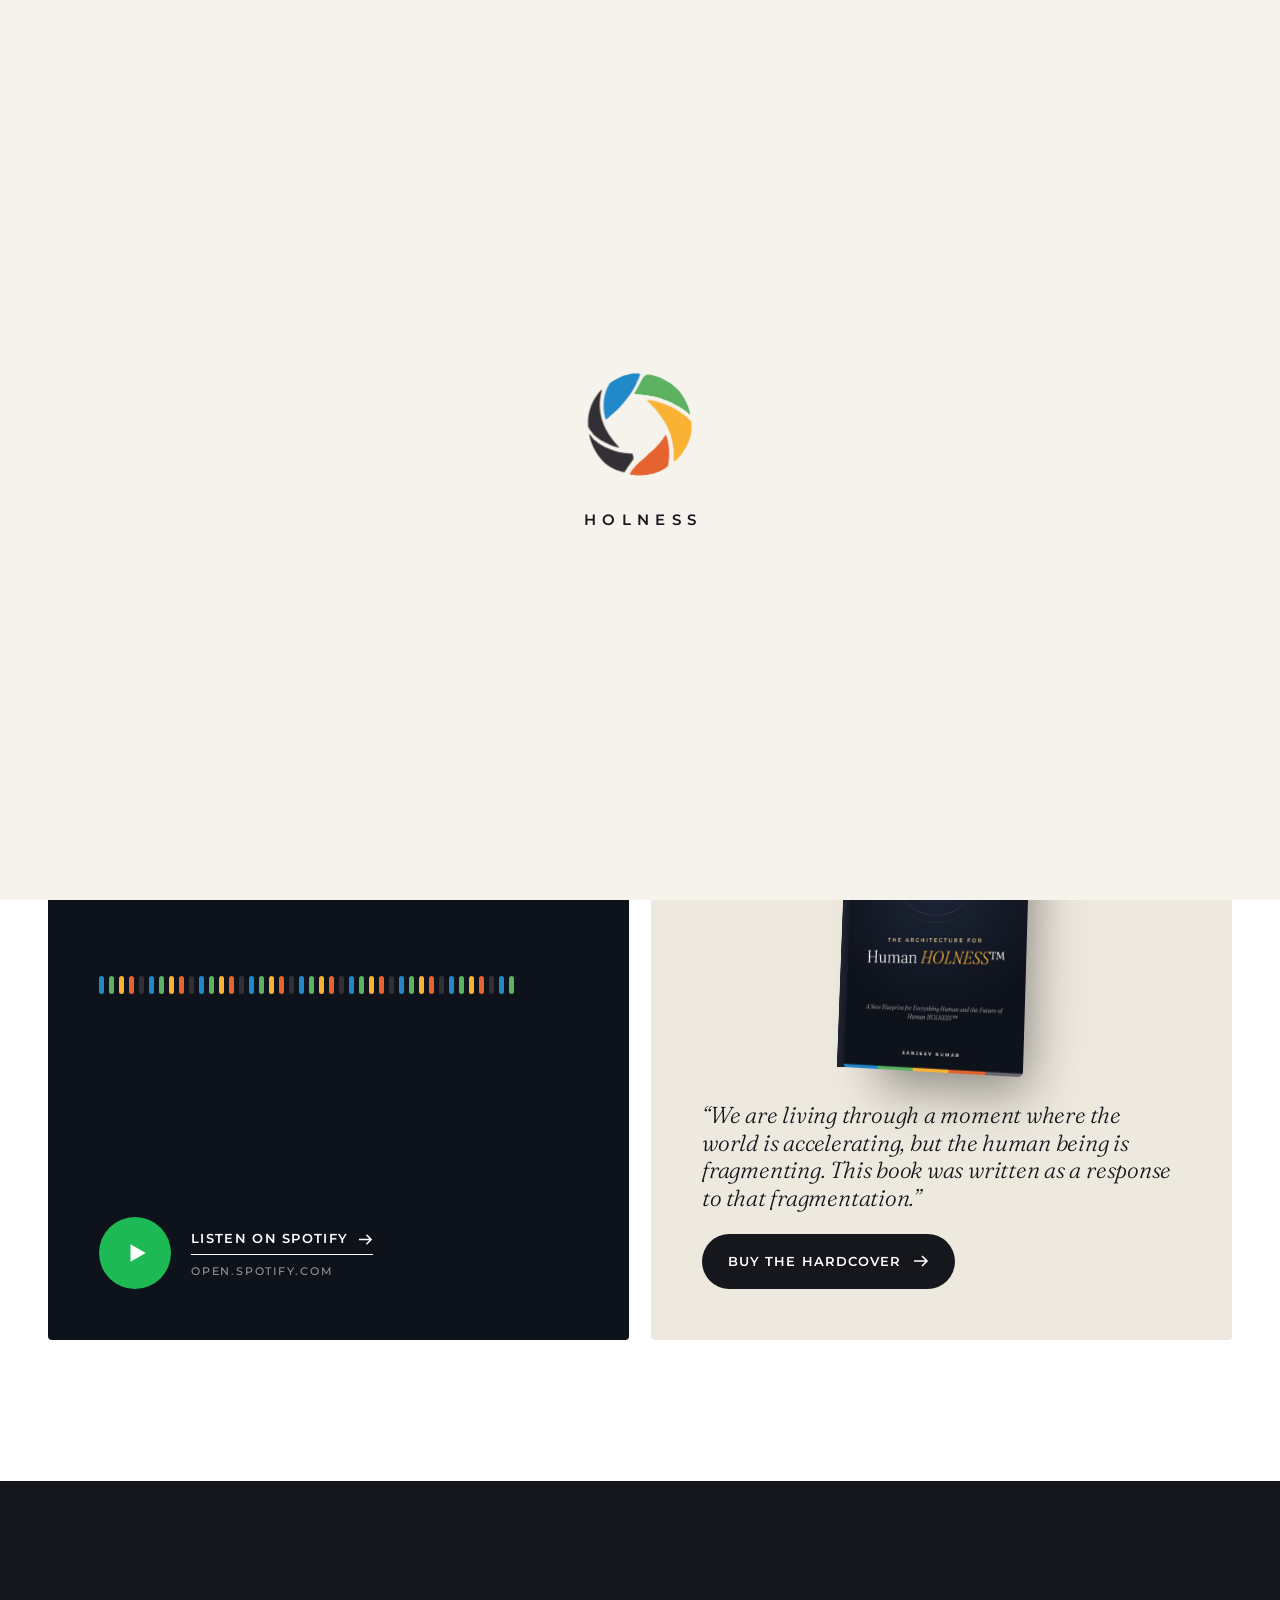
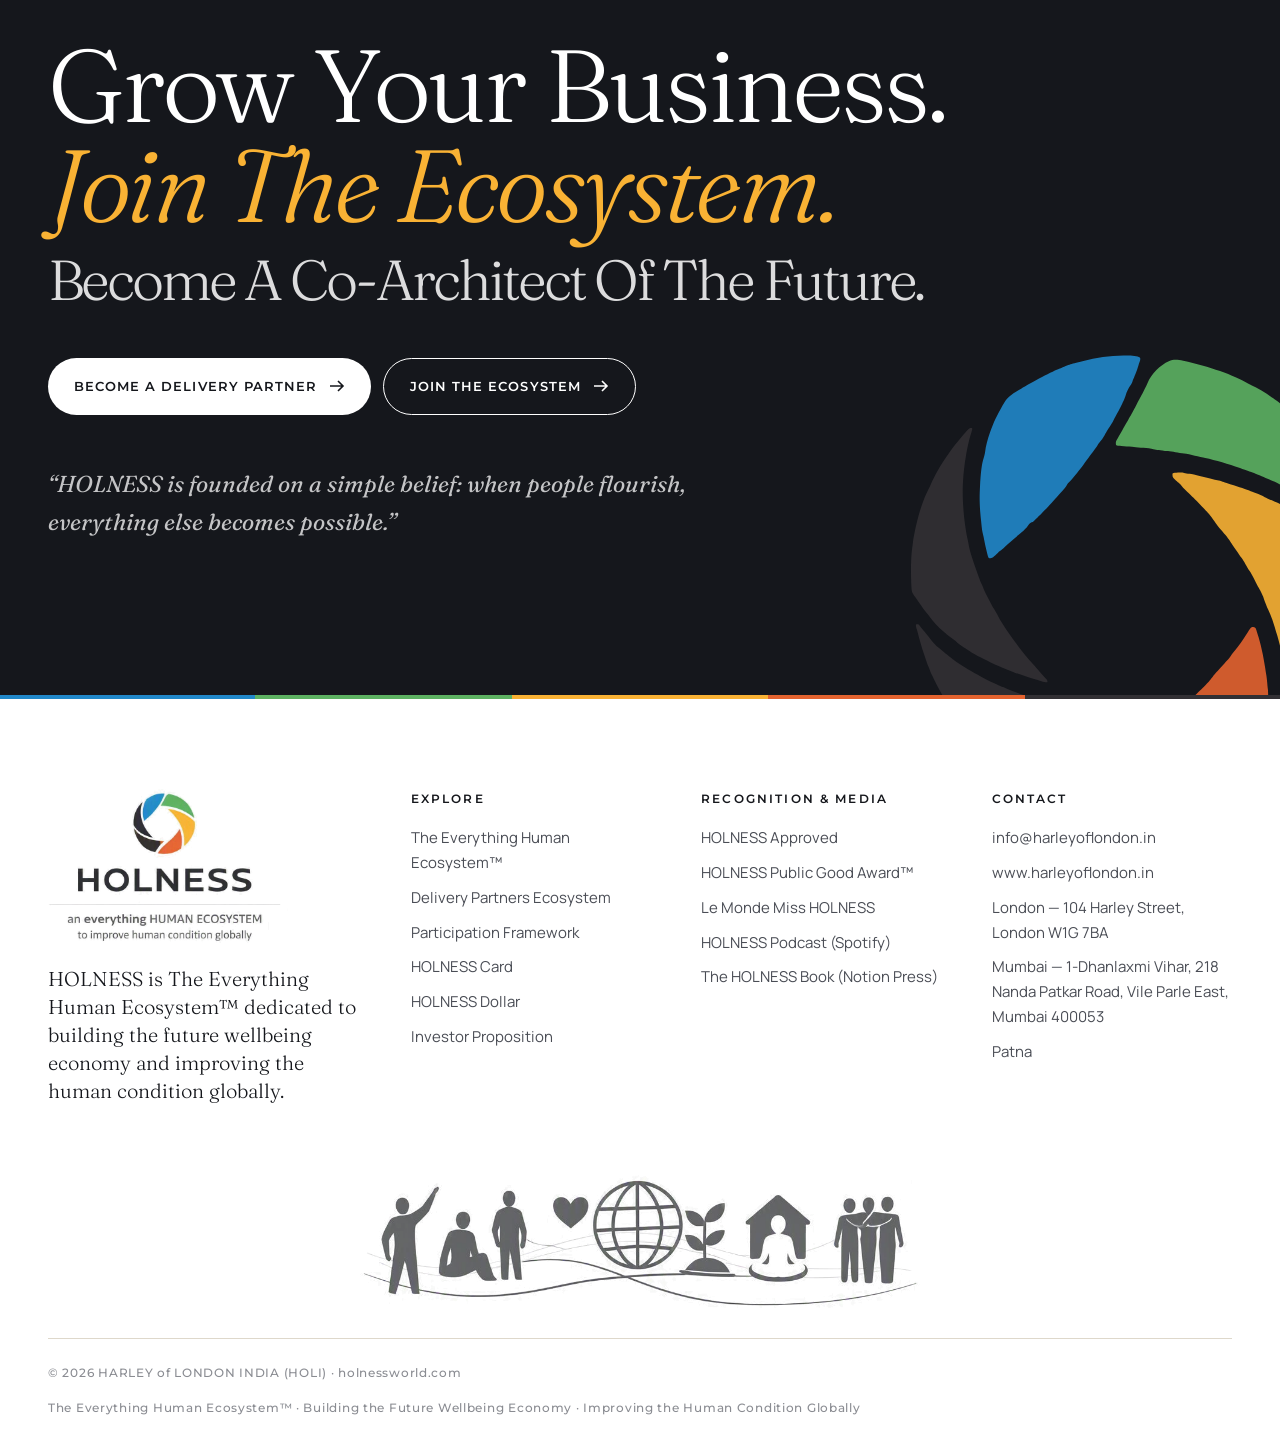
<file: podcast-and-book.html>
<!DOCTYPE html>
<html lang="en">
<head>
<meta charset="utf-8">
<meta name="viewport" content="width=device-width, initial-scale=1">
<title>HOLNESS Podcast & HOLNESS Book — HOLNESS World</title>
<meta name="description" content="HOLNESS — The Everything Human Ecosystem™. Welcome to The HOLNESS World, the HOLNESS Delivery Partners Ecosystem. Building the Future Wellbeing Economy. Improving the Human Condition Globally.">
<meta property="og:title" content="HOLNESS Podcast & HOLNESS Book — HOLNESS World">
<meta property="og:description" content="HOLNESS — The Everything Human Ecosystem™. Welcome to The HOLNESS World, the HOLNESS Delivery Partners Ecosystem. Building the Future Wellbeing Economy. Improving the Human Condition Globally.">
<link rel="icon" type="image/svg+xml" href="images/holness-mark.svg">
<link rel="stylesheet" href="css/style.css">
<script>document.documentElement.className+=' js';</script>
</head>
<body class="">
<!-- ======================= HEADER (same on every page) ======================= -->
<div class="preloader" aria-hidden="true"><svg class="mark" viewBox="0 0 200 195.2" aria-hidden="true" ><path class="b b0 b-ink" fill="#323034" fill-rule="evenodd" d="M62.08,136.25C61.36,136.03 60.40,135.75 59.94,135.61C56.52,134.62 52.54,133.27 50.42,132.38C49.96,132.19 49.10,131.85 48.51,131.63C45.45,130.45 37.04,126.36 35.08,125.08C34.48,124.69 33.45,124.02 32.80,123.59C31.52,122.76 29.45,121.25 29.34,121.06C29.30,121.00 28.54,120.40 27.65,119.75C26.76,119.09 25.79,118.32 25.49,118.05C25.19,117.77 24.70,117.36 24.40,117.14C23.40,116.38 21.05,113.99 20.14,112.80C19.64,112.14 18.73,110.99 18.11,110.24C17.49,109.49 16.43,108.04 15.76,107.02C15.09,106.01 14.08,104.56 13.52,103.81C12.21,102.07 12.16,101.90 12.02,98.75C11.80,93.69 11.93,88.17 12.33,85.42C12.43,84.76 12.59,83.56 12.68,82.74C13.04,79.80 14.49,73.40 15.47,70.42C16.86,66.20 17.19,65.38 18.63,62.44C19.18,61.33 19.73,60.15 19.86,59.82C20.31,58.68 21.75,55.88 22.55,54.58C23.00,53.86 23.71,52.71 24.13,52.02C24.56,51.34 25.05,50.59 25.23,50.36C25.41,50.13 25.83,49.54 26.16,49.05C27.65,46.86 28.73,45.47 31.66,41.96C34.06,39.08 34.34,38.81 34.96,38.81C35.47,38.81 35.48,38.81 35.48,39.23C35.48,39.47 35.21,40.46 34.88,41.44C34.31,43.15 33.31,47.70 32.98,50.12C32.91,50.61 32.83,51.09 32.80,51.19C32.70,51.53 32.15,56.36 32.03,57.98C31.70,62.41 31.74,65.49 32.20,71.49C32.41,74.30 33.22,79.76 33.69,81.60C33.81,82.06 33.97,82.86 34.05,83.38C34.37,85.54 35.10,87.98 37.14,93.75C38.31,97.07 38.74,98.21 39.13,98.97C39.29,99.29 39.61,100.04 39.84,100.64C40.07,101.24 40.66,102.50 41.16,103.45C41.66,104.40 42.31,105.66 42.61,106.25C42.91,106.84 43.49,107.86 43.88,108.51C44.28,109.17 45.03,110.48 45.54,111.43C48.02,116.07 54.43,124.81 59.17,130.02C59.73,130.63 60.49,131.51 60.86,131.96C61.24,132.42 62.19,133.47 62.97,134.29C64.28,135.65 64.40,135.81 64.40,136.22C64.40,136.67 64.40,136.67 63.90,136.65C63.62,136.64 62.80,136.46 62.08,136.25Z"/><path class="b b1 b-blue" fill="#2188C9" fill-rule="evenodd" d="M41.63,88.48C41.35,87.76 40.39,83.76 40.12,82.14C39.98,81.32 39.74,80.17 39.58,79.58C39.42,78.99 39.24,77.98 39.17,77.32C39.10,76.67 38.96,75.35 38.87,74.40C38.30,69.01 38.21,66.23 38.45,61.55C38.76,55.62 39.11,52.87 39.87,50.38C40.12,49.55 40.37,48.55 40.41,48.15C40.77,45.14 41.80,41.54 43.51,37.38C44.36,35.29 47.13,30.04 48.19,28.50C49.23,26.98 50.89,25.69 54.29,23.75C55.10,23.28 56.39,22.52 57.14,22.06C58.75,21.09 60.98,19.85 62.32,19.19C65.15,17.78 68.24,16.31 68.87,16.07C69.26,15.92 70.15,15.55 70.83,15.26C72.57,14.52 73.18,14.32 74.82,13.93C75.61,13.75 76.97,13.41 77.86,13.18C83.32,11.76 88.14,11.10 93.76,10.99C96.64,10.93 98.97,11.19 99.91,11.69C100.20,11.84 100.18,12.65 99.87,13.33C99.74,13.63 99.55,14.21 99.45,14.63C99.26,15.44 98.33,18.02 97.75,19.37C97.55,19.81 97.25,20.55 97.07,21.01C96.90,21.47 96.57,22.10 96.35,22.42C95.60,23.47 94.78,25.16 94.53,26.17C94.39,26.72 93.99,27.74 93.65,28.44C93.30,29.13 92.95,29.89 92.86,30.12C92.77,30.35 92.31,31.23 91.84,32.08C91.37,32.93 90.75,34.06 90.47,34.58C90.18,35.11 89.82,35.82 89.68,36.17C89.54,36.51 88.94,37.51 88.35,38.38C87.76,39.25 86.99,40.50 86.62,41.16C85.77,42.73 85.50,43.13 84.77,43.99C84.43,44.38 83.89,45.13 83.57,45.65C83.25,46.18 82.48,47.25 81.86,48.04C81.24,48.82 80.13,50.32 79.39,51.37C78.66,52.42 77.75,53.65 77.38,54.11C77.01,54.57 76.00,55.85 75.14,56.96C74.15,58.24 73.32,59.19 72.89,59.53C72.43,59.89 72.11,60.26 71.92,60.66C71.54,61.44 71.05,62.07 69.66,63.57C69.02,64.26 68.05,65.36 67.50,66.01C65.49,68.41 59.09,75.00 58.76,75.00C58.23,75.01 57.37,75.61 57.03,76.23C56.57,77.03 55.06,78.53 53.10,80.13C51.20,81.67 49.43,83.22 47.98,84.59C47.36,85.19 46.58,85.86 46.25,86.10C45.92,86.34 45.49,86.70 45.30,86.91C45.10,87.12 44.52,87.66 44.02,88.11C43.12,88.91 43.08,88.93 42.45,88.93C41.82,88.93 41.81,88.92 41.63,88.48Z"/><path class="b b2 b-green" fill="#5DB262" fill-rule="evenodd" d="M182.96,79.20C182.46,78.75 181.66,78.08 181.17,77.70C179.38,76.29 179.09,76.05 178.27,75.34C177.82,74.94 176.96,74.31 176.37,73.92C175.78,73.54 175.08,73.07 174.82,72.88C173.81,72.15 167.89,68.24 167.50,68.04C167.27,67.93 166.71,67.60 166.25,67.30C164.24,66.02 162.64,65.12 160.36,64.01C159.01,63.36 157.14,62.38 156.19,61.84C153.56,60.35 151.61,59.38 150.36,58.95C149.74,58.73 148.48,58.19 147.56,57.73C146.64,57.28 145.25,56.70 144.46,56.44C143.68,56.19 142.77,55.86 142.44,55.72C142.11,55.57 141.28,55.27 140.60,55.04C139.91,54.81 138.81,54.42 138.15,54.17C134.38,52.75 128.83,51.12 125.12,50.35C124.23,50.17 122.41,49.78 121.07,49.48C119.73,49.18 117.88,48.83 116.96,48.69C116.05,48.56 114.55,48.31 113.63,48.16C112.71,48.00 111.43,47.81 110.77,47.74C107.35,47.36 106.57,47.25 105.17,46.98C104.32,46.82 102.61,46.60 101.37,46.49C100.12,46.39 98.46,46.23 97.68,46.14C96.89,46.05 95.18,45.91 93.87,45.83C90.84,45.66 90.71,45.61 90.71,44.68C90.71,44.10 90.78,43.88 91.20,43.18C91.63,42.46 92.57,40.81 94.26,37.80C94.55,37.27 94.88,36.71 95.00,36.55C95.11,36.38 95.38,35.90 95.60,35.48C95.81,35.05 96.19,34.40 96.44,34.03C96.69,33.66 97.61,31.95 98.49,30.22C99.36,28.50 100.23,26.84 100.42,26.55C100.85,25.86 102.37,22.83 102.91,21.56C104.39,18.10 107.82,14.60 111.09,13.21C112.70,12.52 114.11,12.47 116.61,13.01C126.42,15.14 136.41,18.63 141.36,21.66C141.79,21.92 142.45,22.27 142.83,22.43C145.31,23.48 148.06,25.12 151.25,27.45C151.84,27.88 152.79,28.55 153.37,28.94C153.94,29.33 155.01,30.16 155.75,30.79C156.48,31.41 157.78,32.49 158.63,33.19C160.63,34.84 165.52,39.65 166.55,40.97C166.99,41.54 167.54,42.24 167.78,42.52C168.58,43.47 169.99,45.41 170.95,46.85C171.47,47.63 172.20,48.72 172.57,49.26C173.32,50.35 173.83,51.19 174.69,52.80C175.01,53.39 175.53,54.30 175.84,54.82C176.15,55.35 176.52,56.07 176.67,56.43C176.81,56.79 177.15,57.51 177.44,58.04C177.72,58.56 178.19,59.58 178.49,60.30C178.78,61.02 179.43,62.44 179.93,63.45C181.16,65.92 181.40,66.52 182.38,69.58C184.16,75.09 184.88,77.90 184.88,79.25C184.88,80.00 184.88,80.00 184.37,80.00C183.92,80.00 183.78,79.92 182.96,79.20Z"/><path class="b b3 b-yellow" fill="#F9B234" fill-rule="evenodd" d="M157.40,159.43C156.90,158.13 156.80,156.13 157.09,153.27C157.26,151.54 157.18,144.11 156.96,141.01C156.75,138.15 156.51,136.14 156.25,135.13C156.10,134.50 155.93,133.64 155.89,133.21C155.65,130.68 155.08,127.01 154.77,126.03C154.58,125.43 154.12,123.74 153.75,122.26C153.39,120.79 152.88,118.91 152.62,118.10C152.36,117.28 151.92,115.80 151.62,114.82C151.00,112.74 150.32,110.94 149.29,108.70C148.61,107.21 147.62,104.64 147.35,103.69C147.22,103.19 146.07,100.89 145.54,100.06C145.33,99.73 144.70,98.53 144.14,97.38C143.58,96.24 142.69,94.65 142.17,93.87C141.64,93.08 140.90,91.85 140.51,91.13C140.13,90.41 139.46,89.36 139.03,88.79C138.59,88.23 138.09,87.51 137.91,87.19C137.73,86.87 137.38,86.37 137.14,86.07C136.90,85.78 136.44,85.13 136.11,84.64C135.79,84.15 135.36,83.51 135.16,83.21C134.96,82.92 134.50,82.22 134.13,81.67C133.76,81.11 133.12,80.27 132.71,79.80C132.30,79.33 131.51,78.42 130.95,77.78C130.39,77.13 129.34,75.75 128.63,74.70C127.91,73.65 126.95,72.34 126.48,71.79C125.25,70.33 119.82,64.81 118.24,63.43C117.51,62.78 116.59,61.83 116.20,61.32C115.81,60.81 115.35,60.30 115.18,60.19C114.58,59.79 112.95,58.30 112.73,57.93C112.58,57.69 112.50,57.34 112.50,56.94C112.50,56.33 112.50,56.32 112.95,56.19C113.77,55.95 116.17,55.90 116.97,56.11C117.37,56.22 118.31,56.39 119.05,56.49C119.80,56.60 121.54,56.97 122.92,57.31C125.68,58.01 128.49,58.67 130.27,59.05C130.92,59.19 131.77,59.45 132.18,59.63C132.58,59.81 133.85,60.24 135.00,60.59C137.71,61.40 141.45,62.64 142.20,62.97C142.53,63.12 143.65,63.55 144.70,63.94C145.78,64.34 147.02,64.90 147.56,65.22C148.08,65.54 148.91,65.95 149.40,66.13C150.50,66.54 152.56,67.46 153.94,68.16C154.51,68.45 155.26,68.79 155.61,68.93C155.96,69.07 156.71,69.44 157.26,69.75C157.82,70.07 158.93,70.69 159.74,71.14C160.55,71.59 161.54,72.22 161.94,72.54C163.12,73.45 163.67,73.78 164.57,74.12C165.95,74.64 166.42,74.92 167.80,76.04C168.52,76.63 169.51,77.36 170.00,77.68C170.99,78.31 173.52,80.18 173.63,80.36C173.67,80.42 174.35,80.93 175.14,81.50C175.93,82.07 177.06,83.00 177.66,83.57C178.26,84.14 179.29,85.02 179.94,85.52C180.63,86.05 181.61,86.98 182.27,87.71C183.02,88.56 183.78,89.26 184.53,89.79C186.34,91.09 186.85,92.10 187.22,95.12C187.63,98.45 187.53,105.79 187.03,109.23C186.26,114.50 185.41,118.62 184.82,120.00C184.59,120.53 184.13,121.84 183.79,122.90C183.00,125.41 182.12,127.55 180.83,130.12C180.26,131.26 179.62,132.60 179.41,133.08C179.20,133.57 178.82,134.30 178.57,134.71C178.32,135.11 177.92,135.90 177.68,136.46C177.43,137.04 177.00,137.77 176.67,138.17C175.72,139.31 174.40,141.28 173.68,142.62C173.07,143.77 172.66,144.39 171.10,146.55C170.79,146.97 170.17,147.86 169.72,148.51C169.26,149.17 168.40,150.21 167.81,150.84C167.21,151.47 166.49,152.27 166.19,152.63C165.90,152.98 165.17,153.71 164.58,154.24C163.99,154.76 163.09,155.72 162.56,156.36C161.69,157.44 160.30,158.73 159.22,159.46C158.56,159.91 157.58,159.90 157.40,159.43Z"/><path class="b b4 b-orange" fill="#E4632F" fill-rule="evenodd" d="M93.38,183.57C92.32,183.45 91.06,183.29 90.58,183.22C90.10,183.14 88.90,183.03 87.92,182.98C86.93,182.92 85.76,182.79 85.30,182.69C84.84,182.59 84.26,182.50 84.01,182.50C82.17,182.49 82.28,181.26 84.43,177.96C85.79,175.88 87.49,173.48 88.07,172.84C88.38,172.49 88.83,171.96 89.05,171.67C89.28,171.37 89.83,170.73 90.28,170.24C90.73,169.75 91.51,168.84 92.02,168.21C93.01,167.00 98.91,161.18 100.31,160.04C101.37,159.18 104.25,156.67 105.55,155.48C107.14,154.01 108.05,153.23 108.96,152.54C109.43,152.18 110.41,151.28 111.13,150.55C112.69,148.98 113.92,147.86 116.49,145.71C120.08,142.71 121.02,141.87 123.62,139.36C125.18,137.85 126.45,136.51 126.80,136.01C127.12,135.55 127.68,134.83 128.05,134.40C128.41,133.98 129.04,133.23 129.45,132.74C129.85,132.25 130.93,131.06 131.85,130.09C133.72,128.11 134.33,127.40 135.03,126.37C135.29,125.98 135.92,125.16 136.42,124.54C137.98,122.62 139.53,120.46 140.89,118.28C142.64,115.50 142.75,115.37 143.41,115.37C144.22,115.35 144.47,115.58 144.75,116.55C144.88,116.97 145.08,117.64 145.21,118.04C146.39,121.57 147.47,126.39 148.17,131.25C148.26,131.90 148.45,133.07 148.58,133.83C148.71,134.59 148.87,135.96 148.93,136.86C149.00,137.77 149.11,138.89 149.19,139.35C149.26,139.83 149.34,142.63 149.37,146.07C149.44,153.73 149.21,157.05 148.26,162.23C148.10,163.09 147.85,164.76 147.69,165.94C147.33,168.69 147.19,168.87 144.29,170.57C143.66,170.93 143.07,171.30 142.97,171.39C142.80,171.53 142.00,171.97 139.54,173.29C139.12,173.52 138.58,173.85 138.34,174.04C138.11,174.22 137.51,174.58 137.02,174.82C136.53,175.07 135.98,175.37 135.80,175.50C135.61,175.63 135.07,175.89 134.58,176.08C134.10,176.27 133.49,176.53 133.23,176.66C132.97,176.79 132.29,177.04 131.71,177.20C131.14,177.37 130.23,177.72 129.70,177.98C129.16,178.24 128.67,178.45 128.61,178.45C128.31,178.45 126.95,178.97 126.45,179.28C125.76,179.71 119.28,181.45 117.38,181.73C117.09,181.77 116.26,181.96 115.54,182.15C114.82,182.34 113.69,182.55 113.04,182.62C112.38,182.70 111.31,182.86 110.65,182.99C107.07,183.69 97.41,184.01 93.38,183.57Z"/><path class="b b5 b-ink" fill="#323034" fill-rule="evenodd" d="M71.50,178.03C71.25,177.93 70.69,177.80 70.25,177.73C67.35,177.24 61.43,175.34 58.15,173.84C57.37,173.48 55.79,172.76 54.64,172.23C50.35,170.27 46.42,167.77 42.38,164.46C42.02,164.16 41.36,163.61 40.90,163.24C38.33,161.12 33.42,155.62 30.17,151.22C28.19,148.55 25.75,144.83 24.58,142.68C24.00,141.63 23.10,140.00 22.58,139.05C22.06,138.10 21.34,136.71 20.99,135.95C20.63,135.20 20.15,134.21 19.92,133.75C19.69,133.29 19.34,132.46 19.14,131.90C18.94,131.35 18.67,130.68 18.54,130.42C18.33,130.00 17.82,128.53 16.56,124.70C16.05,123.17 14.93,119.28 14.65,118.10C14.52,117.54 14.28,116.69 14.11,116.20C13.95,115.71 13.81,115.08 13.81,114.80C13.81,114.29 13.81,114.29 14.34,114.29C14.86,114.29 14.89,114.31 15.35,114.99C15.61,115.38 16.35,116.31 16.99,117.06C17.63,117.81 18.34,118.67 18.57,118.98C21.00,122.16 21.13,122.29 24.76,125.17C26.30,126.39 27.83,127.61 28.15,127.88C31.13,130.33 41.07,135.94 45.77,137.84C46.43,138.10 47.79,138.67 48.81,139.10C51.71,140.34 55.48,141.72 57.56,142.30C61.65,143.46 66.26,144.56 69.05,145.06C70.00,145.23 70.96,145.42 71.19,145.48C72.36,145.77 78.50,146.42 83.99,146.84C87.26,147.08 87.56,147.25 87.84,149.03C87.92,149.51 88.12,150.23 88.29,150.63C88.54,151.23 88.62,151.67 88.71,152.98C88.77,153.86 88.85,154.86 88.88,155.21C88.94,155.76 88.91,155.91 88.57,156.52C87.99,157.55 85.35,161.35 83.74,163.47C83.28,164.08 82.53,165.12 82.07,165.77C81.62,166.42 80.78,167.62 80.21,168.44C78.78,170.49 76.49,173.99 75.67,175.37C75.15,176.25 73.74,178.05 73.50,178.14C73.17,178.27 71.98,178.20 71.50,178.03Z"/></svg><span class="word">HOLNESS</span></div>
<div class="progress" aria-hidden="true"></div>
<header class="site-header">
  <div class="wrap">
    <a class="brand" href="index.html" aria-label="HOLNESS World home"><svg class="mark" viewBox="0 0 200 195.2" aria-hidden="true" ><path class="b b0 b-ink" fill="#323034" fill-rule="evenodd" d="M62.08,136.25C61.36,136.03 60.40,135.75 59.94,135.61C56.52,134.62 52.54,133.27 50.42,132.38C49.96,132.19 49.10,131.85 48.51,131.63C45.45,130.45 37.04,126.36 35.08,125.08C34.48,124.69 33.45,124.02 32.80,123.59C31.52,122.76 29.45,121.25 29.34,121.06C29.30,121.00 28.54,120.40 27.65,119.75C26.76,119.09 25.79,118.32 25.49,118.05C25.19,117.77 24.70,117.36 24.40,117.14C23.40,116.38 21.05,113.99 20.14,112.80C19.64,112.14 18.73,110.99 18.11,110.24C17.49,109.49 16.43,108.04 15.76,107.02C15.09,106.01 14.08,104.56 13.52,103.81C12.21,102.07 12.16,101.90 12.02,98.75C11.80,93.69 11.93,88.17 12.33,85.42C12.43,84.76 12.59,83.56 12.68,82.74C13.04,79.80 14.49,73.40 15.47,70.42C16.86,66.20 17.19,65.38 18.63,62.44C19.18,61.33 19.73,60.15 19.86,59.82C20.31,58.68 21.75,55.88 22.55,54.58C23.00,53.86 23.71,52.71 24.13,52.02C24.56,51.34 25.05,50.59 25.23,50.36C25.41,50.13 25.83,49.54 26.16,49.05C27.65,46.86 28.73,45.47 31.66,41.96C34.06,39.08 34.34,38.81 34.96,38.81C35.47,38.81 35.48,38.81 35.48,39.23C35.48,39.47 35.21,40.46 34.88,41.44C34.31,43.15 33.31,47.70 32.98,50.12C32.91,50.61 32.83,51.09 32.80,51.19C32.70,51.53 32.15,56.36 32.03,57.98C31.70,62.41 31.74,65.49 32.20,71.49C32.41,74.30 33.22,79.76 33.69,81.60C33.81,82.06 33.97,82.86 34.05,83.38C34.37,85.54 35.10,87.98 37.14,93.75C38.31,97.07 38.74,98.21 39.13,98.97C39.29,99.29 39.61,100.04 39.84,100.64C40.07,101.24 40.66,102.50 41.16,103.45C41.66,104.40 42.31,105.66 42.61,106.25C42.91,106.84 43.49,107.86 43.88,108.51C44.28,109.17 45.03,110.48 45.54,111.43C48.02,116.07 54.43,124.81 59.17,130.02C59.73,130.63 60.49,131.51 60.86,131.96C61.24,132.42 62.19,133.47 62.97,134.29C64.28,135.65 64.40,135.81 64.40,136.22C64.40,136.67 64.40,136.67 63.90,136.65C63.62,136.64 62.80,136.46 62.08,136.25Z"/><path class="b b1 b-blue" fill="#2188C9" fill-rule="evenodd" d="M41.63,88.48C41.35,87.76 40.39,83.76 40.12,82.14C39.98,81.32 39.74,80.17 39.58,79.58C39.42,78.99 39.24,77.98 39.17,77.32C39.10,76.67 38.96,75.35 38.87,74.40C38.30,69.01 38.21,66.23 38.45,61.55C38.76,55.62 39.11,52.87 39.87,50.38C40.12,49.55 40.37,48.55 40.41,48.15C40.77,45.14 41.80,41.54 43.51,37.38C44.36,35.29 47.13,30.04 48.19,28.50C49.23,26.98 50.89,25.69 54.29,23.75C55.10,23.28 56.39,22.52 57.14,22.06C58.75,21.09 60.98,19.85 62.32,19.19C65.15,17.78 68.24,16.31 68.87,16.07C69.26,15.92 70.15,15.55 70.83,15.26C72.57,14.52 73.18,14.32 74.82,13.93C75.61,13.75 76.97,13.41 77.86,13.18C83.32,11.76 88.14,11.10 93.76,10.99C96.64,10.93 98.97,11.19 99.91,11.69C100.20,11.84 100.18,12.65 99.87,13.33C99.74,13.63 99.55,14.21 99.45,14.63C99.26,15.44 98.33,18.02 97.75,19.37C97.55,19.81 97.25,20.55 97.07,21.01C96.90,21.47 96.57,22.10 96.35,22.42C95.60,23.47 94.78,25.16 94.53,26.17C94.39,26.72 93.99,27.74 93.65,28.44C93.30,29.13 92.95,29.89 92.86,30.12C92.77,30.35 92.31,31.23 91.84,32.08C91.37,32.93 90.75,34.06 90.47,34.58C90.18,35.11 89.82,35.82 89.68,36.17C89.54,36.51 88.94,37.51 88.35,38.38C87.76,39.25 86.99,40.50 86.62,41.16C85.77,42.73 85.50,43.13 84.77,43.99C84.43,44.38 83.89,45.13 83.57,45.65C83.25,46.18 82.48,47.25 81.86,48.04C81.24,48.82 80.13,50.32 79.39,51.37C78.66,52.42 77.75,53.65 77.38,54.11C77.01,54.57 76.00,55.85 75.14,56.96C74.15,58.24 73.32,59.19 72.89,59.53C72.43,59.89 72.11,60.26 71.92,60.66C71.54,61.44 71.05,62.07 69.66,63.57C69.02,64.26 68.05,65.36 67.50,66.01C65.49,68.41 59.09,75.00 58.76,75.00C58.23,75.01 57.37,75.61 57.03,76.23C56.57,77.03 55.06,78.53 53.10,80.13C51.20,81.67 49.43,83.22 47.98,84.59C47.36,85.19 46.58,85.86 46.25,86.10C45.92,86.34 45.49,86.70 45.30,86.91C45.10,87.12 44.52,87.66 44.02,88.11C43.12,88.91 43.08,88.93 42.45,88.93C41.82,88.93 41.81,88.92 41.63,88.48Z"/><path class="b b2 b-green" fill="#5DB262" fill-rule="evenodd" d="M182.96,79.20C182.46,78.75 181.66,78.08 181.17,77.70C179.38,76.29 179.09,76.05 178.27,75.34C177.82,74.94 176.96,74.31 176.37,73.92C175.78,73.54 175.08,73.07 174.82,72.88C173.81,72.15 167.89,68.24 167.50,68.04C167.27,67.93 166.71,67.60 166.25,67.30C164.24,66.02 162.64,65.12 160.36,64.01C159.01,63.36 157.14,62.38 156.19,61.84C153.56,60.35 151.61,59.38 150.36,58.95C149.74,58.73 148.48,58.19 147.56,57.73C146.64,57.28 145.25,56.70 144.46,56.44C143.68,56.19 142.77,55.86 142.44,55.72C142.11,55.57 141.28,55.27 140.60,55.04C139.91,54.81 138.81,54.42 138.15,54.17C134.38,52.75 128.83,51.12 125.12,50.35C124.23,50.17 122.41,49.78 121.07,49.48C119.73,49.18 117.88,48.83 116.96,48.69C116.05,48.56 114.55,48.31 113.63,48.16C112.71,48.00 111.43,47.81 110.77,47.74C107.35,47.36 106.57,47.25 105.17,46.98C104.32,46.82 102.61,46.60 101.37,46.49C100.12,46.39 98.46,46.23 97.68,46.14C96.89,46.05 95.18,45.91 93.87,45.83C90.84,45.66 90.71,45.61 90.71,44.68C90.71,44.10 90.78,43.88 91.20,43.18C91.63,42.46 92.57,40.81 94.26,37.80C94.55,37.27 94.88,36.71 95.00,36.55C95.11,36.38 95.38,35.90 95.60,35.48C95.81,35.05 96.19,34.40 96.44,34.03C96.69,33.66 97.61,31.95 98.49,30.22C99.36,28.50 100.23,26.84 100.42,26.55C100.85,25.86 102.37,22.83 102.91,21.56C104.39,18.10 107.82,14.60 111.09,13.21C112.70,12.52 114.11,12.47 116.61,13.01C126.42,15.14 136.41,18.63 141.36,21.66C141.79,21.92 142.45,22.27 142.83,22.43C145.31,23.48 148.06,25.12 151.25,27.45C151.84,27.88 152.79,28.55 153.37,28.94C153.94,29.33 155.01,30.16 155.75,30.79C156.48,31.41 157.78,32.49 158.63,33.19C160.63,34.84 165.52,39.65 166.55,40.97C166.99,41.54 167.54,42.24 167.78,42.52C168.58,43.47 169.99,45.41 170.95,46.85C171.47,47.63 172.20,48.72 172.57,49.26C173.32,50.35 173.83,51.19 174.69,52.80C175.01,53.39 175.53,54.30 175.84,54.82C176.15,55.35 176.52,56.07 176.67,56.43C176.81,56.79 177.15,57.51 177.44,58.04C177.72,58.56 178.19,59.58 178.49,60.30C178.78,61.02 179.43,62.44 179.93,63.45C181.16,65.92 181.40,66.52 182.38,69.58C184.16,75.09 184.88,77.90 184.88,79.25C184.88,80.00 184.88,80.00 184.37,80.00C183.92,80.00 183.78,79.92 182.96,79.20Z"/><path class="b b3 b-yellow" fill="#F9B234" fill-rule="evenodd" d="M157.40,159.43C156.90,158.13 156.80,156.13 157.09,153.27C157.26,151.54 157.18,144.11 156.96,141.01C156.75,138.15 156.51,136.14 156.25,135.13C156.10,134.50 155.93,133.64 155.89,133.21C155.65,130.68 155.08,127.01 154.77,126.03C154.58,125.43 154.12,123.74 153.75,122.26C153.39,120.79 152.88,118.91 152.62,118.10C152.36,117.28 151.92,115.80 151.62,114.82C151.00,112.74 150.32,110.94 149.29,108.70C148.61,107.21 147.62,104.64 147.35,103.69C147.22,103.19 146.07,100.89 145.54,100.06C145.33,99.73 144.70,98.53 144.14,97.38C143.58,96.24 142.69,94.65 142.17,93.87C141.64,93.08 140.90,91.85 140.51,91.13C140.13,90.41 139.46,89.36 139.03,88.79C138.59,88.23 138.09,87.51 137.91,87.19C137.73,86.87 137.38,86.37 137.14,86.07C136.90,85.78 136.44,85.13 136.11,84.64C135.79,84.15 135.36,83.51 135.16,83.21C134.96,82.92 134.50,82.22 134.13,81.67C133.76,81.11 133.12,80.27 132.71,79.80C132.30,79.33 131.51,78.42 130.95,77.78C130.39,77.13 129.34,75.75 128.63,74.70C127.91,73.65 126.95,72.34 126.48,71.79C125.25,70.33 119.82,64.81 118.24,63.43C117.51,62.78 116.59,61.83 116.20,61.32C115.81,60.81 115.35,60.30 115.18,60.19C114.58,59.79 112.95,58.30 112.73,57.93C112.58,57.69 112.50,57.34 112.50,56.94C112.50,56.33 112.50,56.32 112.95,56.19C113.77,55.95 116.17,55.90 116.97,56.11C117.37,56.22 118.31,56.39 119.05,56.49C119.80,56.60 121.54,56.97 122.92,57.31C125.68,58.01 128.49,58.67 130.27,59.05C130.92,59.19 131.77,59.45 132.18,59.63C132.58,59.81 133.85,60.24 135.00,60.59C137.71,61.40 141.45,62.64 142.20,62.97C142.53,63.12 143.65,63.55 144.70,63.94C145.78,64.34 147.02,64.90 147.56,65.22C148.08,65.54 148.91,65.95 149.40,66.13C150.50,66.54 152.56,67.46 153.94,68.16C154.51,68.45 155.26,68.79 155.61,68.93C155.96,69.07 156.71,69.44 157.26,69.75C157.82,70.07 158.93,70.69 159.74,71.14C160.55,71.59 161.54,72.22 161.94,72.54C163.12,73.45 163.67,73.78 164.57,74.12C165.95,74.64 166.42,74.92 167.80,76.04C168.52,76.63 169.51,77.36 170.00,77.68C170.99,78.31 173.52,80.18 173.63,80.36C173.67,80.42 174.35,80.93 175.14,81.50C175.93,82.07 177.06,83.00 177.66,83.57C178.26,84.14 179.29,85.02 179.94,85.52C180.63,86.05 181.61,86.98 182.27,87.71C183.02,88.56 183.78,89.26 184.53,89.79C186.34,91.09 186.85,92.10 187.22,95.12C187.63,98.45 187.53,105.79 187.03,109.23C186.26,114.50 185.41,118.62 184.82,120.00C184.59,120.53 184.13,121.84 183.79,122.90C183.00,125.41 182.12,127.55 180.83,130.12C180.26,131.26 179.62,132.60 179.41,133.08C179.20,133.57 178.82,134.30 178.57,134.71C178.32,135.11 177.92,135.90 177.68,136.46C177.43,137.04 177.00,137.77 176.67,138.17C175.72,139.31 174.40,141.28 173.68,142.62C173.07,143.77 172.66,144.39 171.10,146.55C170.79,146.97 170.17,147.86 169.72,148.51C169.26,149.17 168.40,150.21 167.81,150.84C167.21,151.47 166.49,152.27 166.19,152.63C165.90,152.98 165.17,153.71 164.58,154.24C163.99,154.76 163.09,155.72 162.56,156.36C161.69,157.44 160.30,158.73 159.22,159.46C158.56,159.91 157.58,159.90 157.40,159.43Z"/><path class="b b4 b-orange" fill="#E4632F" fill-rule="evenodd" d="M93.38,183.57C92.32,183.45 91.06,183.29 90.58,183.22C90.10,183.14 88.90,183.03 87.92,182.98C86.93,182.92 85.76,182.79 85.30,182.69C84.84,182.59 84.26,182.50 84.01,182.50C82.17,182.49 82.28,181.26 84.43,177.96C85.79,175.88 87.49,173.48 88.07,172.84C88.38,172.49 88.83,171.96 89.05,171.67C89.28,171.37 89.83,170.73 90.28,170.24C90.73,169.75 91.51,168.84 92.02,168.21C93.01,167.00 98.91,161.18 100.31,160.04C101.37,159.18 104.25,156.67 105.55,155.48C107.14,154.01 108.05,153.23 108.96,152.54C109.43,152.18 110.41,151.28 111.13,150.55C112.69,148.98 113.92,147.86 116.49,145.71C120.08,142.71 121.02,141.87 123.62,139.36C125.18,137.85 126.45,136.51 126.80,136.01C127.12,135.55 127.68,134.83 128.05,134.40C128.41,133.98 129.04,133.23 129.45,132.74C129.85,132.25 130.93,131.06 131.85,130.09C133.72,128.11 134.33,127.40 135.03,126.37C135.29,125.98 135.92,125.16 136.42,124.54C137.98,122.62 139.53,120.46 140.89,118.28C142.64,115.50 142.75,115.37 143.41,115.37C144.22,115.35 144.47,115.58 144.75,116.55C144.88,116.97 145.08,117.64 145.21,118.04C146.39,121.57 147.47,126.39 148.17,131.25C148.26,131.90 148.45,133.07 148.58,133.83C148.71,134.59 148.87,135.96 148.93,136.86C149.00,137.77 149.11,138.89 149.19,139.35C149.26,139.83 149.34,142.63 149.37,146.07C149.44,153.73 149.21,157.05 148.26,162.23C148.10,163.09 147.85,164.76 147.69,165.94C147.33,168.69 147.19,168.87 144.29,170.57C143.66,170.93 143.07,171.30 142.97,171.39C142.80,171.53 142.00,171.97 139.54,173.29C139.12,173.52 138.58,173.85 138.34,174.04C138.11,174.22 137.51,174.58 137.02,174.82C136.53,175.07 135.98,175.37 135.80,175.50C135.61,175.63 135.07,175.89 134.58,176.08C134.10,176.27 133.49,176.53 133.23,176.66C132.97,176.79 132.29,177.04 131.71,177.20C131.14,177.37 130.23,177.72 129.70,177.98C129.16,178.24 128.67,178.45 128.61,178.45C128.31,178.45 126.95,178.97 126.45,179.28C125.76,179.71 119.28,181.45 117.38,181.73C117.09,181.77 116.26,181.96 115.54,182.15C114.82,182.34 113.69,182.55 113.04,182.62C112.38,182.70 111.31,182.86 110.65,182.99C107.07,183.69 97.41,184.01 93.38,183.57Z"/><path class="b b5 b-ink" fill="#323034" fill-rule="evenodd" d="M71.50,178.03C71.25,177.93 70.69,177.80 70.25,177.73C67.35,177.24 61.43,175.34 58.15,173.84C57.37,173.48 55.79,172.76 54.64,172.23C50.35,170.27 46.42,167.77 42.38,164.46C42.02,164.16 41.36,163.61 40.90,163.24C38.33,161.12 33.42,155.62 30.17,151.22C28.19,148.55 25.75,144.83 24.58,142.68C24.00,141.63 23.10,140.00 22.58,139.05C22.06,138.10 21.34,136.71 20.99,135.95C20.63,135.20 20.15,134.21 19.92,133.75C19.69,133.29 19.34,132.46 19.14,131.90C18.94,131.35 18.67,130.68 18.54,130.42C18.33,130.00 17.82,128.53 16.56,124.70C16.05,123.17 14.93,119.28 14.65,118.10C14.52,117.54 14.28,116.69 14.11,116.20C13.95,115.71 13.81,115.08 13.81,114.80C13.81,114.29 13.81,114.29 14.34,114.29C14.86,114.29 14.89,114.31 15.35,114.99C15.61,115.38 16.35,116.31 16.99,117.06C17.63,117.81 18.34,118.67 18.57,118.98C21.00,122.16 21.13,122.29 24.76,125.17C26.30,126.39 27.83,127.61 28.15,127.88C31.13,130.33 41.07,135.94 45.77,137.84C46.43,138.10 47.79,138.67 48.81,139.10C51.71,140.34 55.48,141.72 57.56,142.30C61.65,143.46 66.26,144.56 69.05,145.06C70.00,145.23 70.96,145.42 71.19,145.48C72.36,145.77 78.50,146.42 83.99,146.84C87.26,147.08 87.56,147.25 87.84,149.03C87.92,149.51 88.12,150.23 88.29,150.63C88.54,151.23 88.62,151.67 88.71,152.98C88.77,153.86 88.85,154.86 88.88,155.21C88.94,155.76 88.91,155.91 88.57,156.52C87.99,157.55 85.35,161.35 83.74,163.47C83.28,164.08 82.53,165.12 82.07,165.77C81.62,166.42 80.78,167.62 80.21,168.44C78.78,170.49 76.49,173.99 75.67,175.37C75.15,176.25 73.74,178.05 73.50,178.14C73.17,178.27 71.98,178.20 71.50,178.03Z"/></svg><span><span class="brand-name">HOLNESS</span><span class="brand-sub">The Everything Human Ecosystem™</span></span></a>
    <nav class="nav" aria-label="Main"><a href="ecosystem.html">Ecosystem</a><a href="delivery-partners.html">Delivery Partners</a><a href="holness-approved.html">HOLNESS Approved</a><a href="card-and-dollar.html">Card &amp; Dollar</a><a href="recognition.html">Recognition</a><a href="podcast-and-book.html" class="active">Podcast &amp; Book</a><a href="about.html">About</a></nav>
    <a class="btn btn-solid header-cta" href="contact.html?interest=partner">Become a Delivery Partner</a>
    <button class="menu-btn" aria-label="Open menu" aria-expanded="false"><span></span><span></span></button>
  </div>
</header>
<div class="mobile-menu">
  <nav aria-label="Mobile"><a href="ecosystem.html"><span>01</span>Ecosystem</a><a href="delivery-partners.html"><span>02</span>Delivery Partners</a><a href="holness-approved.html"><span>03</span>HOLNESS Approved</a><a href="card-and-dollar.html"><span>04</span>Card &amp; Dollar</a><a href="recognition.html"><span>05</span>Recognition</a><a href="podcast-and-book.html"><span>06</span>Podcast &amp; Book</a><a href="about.html"><span>07</span>About</a><a href="contact.html"><span>08</span>Contact</a></nav>
  <div class="mm-foot"><a class="btn btn-solid" href="contact.html?interest=partner">Become a Delivery Partner<svg viewBox="0 0 16 16" fill="none" stroke="currentColor" stroke-width="1.6" aria-hidden="true"><path d="M1 8h13M9 3l5 5-5 5"/></svg></a><span class="crumbs">info@harleyoflondon.in</span></div>
</div>
<!-- ======================= END HEADER ======================= -->

<main>

<!-- ======================= SECTION: Podcast and Book ======================= -->
<section class="sec alt" id="listen">
  <div class="wrap">
    <div class="sec-head"><div><span class="kicker">Listen &amp; Read</span><h2 data-split>The HOLNESS Podcast &amp; the HOLNESS Book</h2></div><div></div></div>
    <div class="media2">
      <div class="media-card pod" data-reveal>
        <div><span class="kicker">HOLNESS Podcast</span>
        <h3 style="margin:22px 0 16px">Hear what is happening across the HOLNESS World.</h3>
        <p>The HOLNESS Podcast is publicly available on Spotify. Episodes discuss HOLNESS, human wellbeing and the Everything Human Economy.</p></div>
        <div class="wave" aria-hidden="true"><i style="--c:var(--blue);--h:30%;animation-delay:0.00s"></i><i style="--c:var(--green);--h:67%;animation-delay:0.07s"></i><i style="--c:var(--yellow);--h:34%;animation-delay:0.14s"></i><i style="--c:var(--orange);--h:71%;animation-delay:0.21s"></i><i style="--c:var(--charcoal);--h:38%;animation-delay:0.28s"></i><i style="--c:var(--blue);--h:75%;animation-delay:0.35s"></i><i style="--c:var(--green);--h:42%;animation-delay:0.42s"></i><i style="--c:var(--yellow);--h:79%;animation-delay:0.49s"></i><i style="--c:var(--orange);--h:46%;animation-delay:0.56s"></i><i style="--c:var(--charcoal);--h:83%;animation-delay:0.63s"></i><i style="--c:var(--blue);--h:50%;animation-delay:0.70s"></i><i style="--c:var(--green);--h:87%;animation-delay:0.77s"></i><i style="--c:var(--yellow);--h:54%;animation-delay:0.84s"></i><i style="--c:var(--orange);--h:91%;animation-delay:0.91s"></i><i style="--c:var(--charcoal);--h:58%;animation-delay:0.98s"></i><i style="--c:var(--blue);--h:95%;animation-delay:0.05s"></i><i style="--c:var(--green);--h:62%;animation-delay:0.12s"></i><i style="--c:var(--yellow);--h:99%;animation-delay:0.19s"></i><i style="--c:var(--orange);--h:66%;animation-delay:0.26s"></i><i style="--c:var(--charcoal);--h:33%;animation-delay:0.33s"></i><i style="--c:var(--blue);--h:70%;animation-delay:0.40s"></i><i style="--c:var(--green);--h:37%;animation-delay:0.47s"></i><i style="--c:var(--yellow);--h:74%;animation-delay:0.54s"></i><i style="--c:var(--orange);--h:41%;animation-delay:0.61s"></i><i style="--c:var(--charcoal);--h:78%;animation-delay:0.68s"></i><i style="--c:var(--blue);--h:45%;animation-delay:0.75s"></i><i style="--c:var(--green);--h:82%;animation-delay:0.82s"></i><i style="--c:var(--yellow);--h:49%;animation-delay:0.89s"></i><i style="--c:var(--orange);--h:86%;animation-delay:0.96s"></i><i style="--c:var(--charcoal);--h:53%;animation-delay:0.03s"></i><i style="--c:var(--blue);--h:90%;animation-delay:0.10s"></i><i style="--c:var(--green);--h:57%;animation-delay:0.17s"></i><i style="--c:var(--yellow);--h:94%;animation-delay:0.24s"></i><i style="--c:var(--orange);--h:61%;animation-delay:0.31s"></i><i style="--c:var(--charcoal);--h:98%;animation-delay:0.38s"></i><i style="--c:var(--blue);--h:65%;animation-delay:0.45s"></i><i style="--c:var(--green);--h:32%;animation-delay:0.52s"></i><i style="--c:var(--yellow);--h:69%;animation-delay:0.59s"></i><i style="--c:var(--orange);--h:36%;animation-delay:0.66s"></i><i style="--c:var(--charcoal);--h:73%;animation-delay:0.73s"></i><i style="--c:var(--blue);--h:40%;animation-delay:0.80s"></i><i style="--c:var(--green);--h:77%;animation-delay:0.87s"></i></div>
        <div class="pod-row"><a class="play" href="https://open.spotify.com/episode/6kf4HJJrArmrOtLBUTqVgC" target="_blank" rel="noopener" aria-label="Listen to the HOLNESS Podcast on Spotify"><svg viewBox="0 0 24 24" fill="#fff"><path d="M6 4l14 8-14 8z"/></svg></a><div><a class="link-arrow" href="https://open.spotify.com/episode/6kf4HJJrArmrOtLBUTqVgC" target="_blank" rel="noopener">Listen on Spotify <svg viewBox="0 0 16 16" fill="none" stroke="currentColor" stroke-width="1.6" aria-hidden="true"><path d="M1 8h13M9 3l5 5-5 5"/></svg></a><br><small>open.spotify.com</small></div></div>
      </div>
      <div class="media-card book" data-reveal data-delay="1">
        <div><span class="kicker">The HOLNESS Book</span>
        <h3 style="margin:22px 0 6px">HARLEY OF LONDON: The Architecture for Human HOLNESS™</h3>
        <p>A New Blueprint for Everything Human and the Future of Human HOLNESS™ — by Sanjeev Kumar</p></div>
        <div class="book-stage"><div class="book3d"><div class="spine"></div><div class="cover"><img src="images/holness-book-cover.jpg" alt="Cover of the HOLNESS book by Sanjeev Kumar" loading="lazy"></div></div></div>
        <div><p class="quote" style="font-size:clamp(20px,1.8vw,24px);margin-bottom:22px">&ldquo;We are living through a moment where the world is accelerating, but the human being is fragmenting. This book was written as a response to that fragmentation.&rdquo;</p>
        <a class="btn btn-solid" href="https://notionpress.com/in/read/harley-of-london-the-architecture-for-human-holness-tm-hardcover/harley-of-london-the-architecture-for-human-holness-tm-hardcover" target="_blank" rel="noopener">Buy the hardcover<svg viewBox="0 0 16 16" fill="none" stroke="currentColor" stroke-width="1.6" aria-hidden="true"><path d="M1 8h13M9 3l5 5-5 5"/></svg></a></div>
      </div>
    </div>
  </div>
</section>

<!-- ======================= SECTION: Closing banner ======================= -->
<section class="closing">
  <svg class="orb" viewBox="0 0 200 195.2" aria-hidden="true" ><path class="b b0 b-ink" fill="#323034" fill-rule="evenodd" d="M62.08,136.25C61.36,136.03 60.40,135.75 59.94,135.61C56.52,134.62 52.54,133.27 50.42,132.38C49.96,132.19 49.10,131.85 48.51,131.63C45.45,130.45 37.04,126.36 35.08,125.08C34.48,124.69 33.45,124.02 32.80,123.59C31.52,122.76 29.45,121.25 29.34,121.06C29.30,121.00 28.54,120.40 27.65,119.75C26.76,119.09 25.79,118.32 25.49,118.05C25.19,117.77 24.70,117.36 24.40,117.14C23.40,116.38 21.05,113.99 20.14,112.80C19.64,112.14 18.73,110.99 18.11,110.24C17.49,109.49 16.43,108.04 15.76,107.02C15.09,106.01 14.08,104.56 13.52,103.81C12.21,102.07 12.16,101.90 12.02,98.75C11.80,93.69 11.93,88.17 12.33,85.42C12.43,84.76 12.59,83.56 12.68,82.74C13.04,79.80 14.49,73.40 15.47,70.42C16.86,66.20 17.19,65.38 18.63,62.44C19.18,61.33 19.73,60.15 19.86,59.82C20.31,58.68 21.75,55.88 22.55,54.58C23.00,53.86 23.71,52.71 24.13,52.02C24.56,51.34 25.05,50.59 25.23,50.36C25.41,50.13 25.83,49.54 26.16,49.05C27.65,46.86 28.73,45.47 31.66,41.96C34.06,39.08 34.34,38.81 34.96,38.81C35.47,38.81 35.48,38.81 35.48,39.23C35.48,39.47 35.21,40.46 34.88,41.44C34.31,43.15 33.31,47.70 32.98,50.12C32.91,50.61 32.83,51.09 32.80,51.19C32.70,51.53 32.15,56.36 32.03,57.98C31.70,62.41 31.74,65.49 32.20,71.49C32.41,74.30 33.22,79.76 33.69,81.60C33.81,82.06 33.97,82.86 34.05,83.38C34.37,85.54 35.10,87.98 37.14,93.75C38.31,97.07 38.74,98.21 39.13,98.97C39.29,99.29 39.61,100.04 39.84,100.64C40.07,101.24 40.66,102.50 41.16,103.45C41.66,104.40 42.31,105.66 42.61,106.25C42.91,106.84 43.49,107.86 43.88,108.51C44.28,109.17 45.03,110.48 45.54,111.43C48.02,116.07 54.43,124.81 59.17,130.02C59.73,130.63 60.49,131.51 60.86,131.96C61.24,132.42 62.19,133.47 62.97,134.29C64.28,135.65 64.40,135.81 64.40,136.22C64.40,136.67 64.40,136.67 63.90,136.65C63.62,136.64 62.80,136.46 62.08,136.25Z"/><path class="b b1 b-blue" fill="#2188C9" fill-rule="evenodd" d="M41.63,88.48C41.35,87.76 40.39,83.76 40.12,82.14C39.98,81.32 39.74,80.17 39.58,79.58C39.42,78.99 39.24,77.98 39.17,77.32C39.10,76.67 38.96,75.35 38.87,74.40C38.30,69.01 38.21,66.23 38.45,61.55C38.76,55.62 39.11,52.87 39.87,50.38C40.12,49.55 40.37,48.55 40.41,48.15C40.77,45.14 41.80,41.54 43.51,37.38C44.36,35.29 47.13,30.04 48.19,28.50C49.23,26.98 50.89,25.69 54.29,23.75C55.10,23.28 56.39,22.52 57.14,22.06C58.75,21.09 60.98,19.85 62.32,19.19C65.15,17.78 68.24,16.31 68.87,16.07C69.26,15.92 70.15,15.55 70.83,15.26C72.57,14.52 73.18,14.32 74.82,13.93C75.61,13.75 76.97,13.41 77.86,13.18C83.32,11.76 88.14,11.10 93.76,10.99C96.64,10.93 98.97,11.19 99.91,11.69C100.20,11.84 100.18,12.65 99.87,13.33C99.74,13.63 99.55,14.21 99.45,14.63C99.26,15.44 98.33,18.02 97.75,19.37C97.55,19.81 97.25,20.55 97.07,21.01C96.90,21.47 96.57,22.10 96.35,22.42C95.60,23.47 94.78,25.16 94.53,26.17C94.39,26.72 93.99,27.74 93.65,28.44C93.30,29.13 92.95,29.89 92.86,30.12C92.77,30.35 92.31,31.23 91.84,32.08C91.37,32.93 90.75,34.06 90.47,34.58C90.18,35.11 89.82,35.82 89.68,36.17C89.54,36.51 88.94,37.51 88.35,38.38C87.76,39.25 86.99,40.50 86.62,41.16C85.77,42.73 85.50,43.13 84.77,43.99C84.43,44.38 83.89,45.13 83.57,45.65C83.25,46.18 82.48,47.25 81.86,48.04C81.24,48.82 80.13,50.32 79.39,51.37C78.66,52.42 77.75,53.65 77.38,54.11C77.01,54.57 76.00,55.85 75.14,56.96C74.15,58.24 73.32,59.19 72.89,59.53C72.43,59.89 72.11,60.26 71.92,60.66C71.54,61.44 71.05,62.07 69.66,63.57C69.02,64.26 68.05,65.36 67.50,66.01C65.49,68.41 59.09,75.00 58.76,75.00C58.23,75.01 57.37,75.61 57.03,76.23C56.57,77.03 55.06,78.53 53.10,80.13C51.20,81.67 49.43,83.22 47.98,84.59C47.36,85.19 46.58,85.86 46.25,86.10C45.92,86.34 45.49,86.70 45.30,86.91C45.10,87.12 44.52,87.66 44.02,88.11C43.12,88.91 43.08,88.93 42.45,88.93C41.82,88.93 41.81,88.92 41.63,88.48Z"/><path class="b b2 b-green" fill="#5DB262" fill-rule="evenodd" d="M182.96,79.20C182.46,78.75 181.66,78.08 181.17,77.70C179.38,76.29 179.09,76.05 178.27,75.34C177.82,74.94 176.96,74.31 176.37,73.92C175.78,73.54 175.08,73.07 174.82,72.88C173.81,72.15 167.89,68.24 167.50,68.04C167.27,67.93 166.71,67.60 166.25,67.30C164.24,66.02 162.64,65.12 160.36,64.01C159.01,63.36 157.14,62.38 156.19,61.84C153.56,60.35 151.61,59.38 150.36,58.95C149.74,58.73 148.48,58.19 147.56,57.73C146.64,57.28 145.25,56.70 144.46,56.44C143.68,56.19 142.77,55.86 142.44,55.72C142.11,55.57 141.28,55.27 140.60,55.04C139.91,54.81 138.81,54.42 138.15,54.17C134.38,52.75 128.83,51.12 125.12,50.35C124.23,50.17 122.41,49.78 121.07,49.48C119.73,49.18 117.88,48.83 116.96,48.69C116.05,48.56 114.55,48.31 113.63,48.16C112.71,48.00 111.43,47.81 110.77,47.74C107.35,47.36 106.57,47.25 105.17,46.98C104.32,46.82 102.61,46.60 101.37,46.49C100.12,46.39 98.46,46.23 97.68,46.14C96.89,46.05 95.18,45.91 93.87,45.83C90.84,45.66 90.71,45.61 90.71,44.68C90.71,44.10 90.78,43.88 91.20,43.18C91.63,42.46 92.57,40.81 94.26,37.80C94.55,37.27 94.88,36.71 95.00,36.55C95.11,36.38 95.38,35.90 95.60,35.48C95.81,35.05 96.19,34.40 96.44,34.03C96.69,33.66 97.61,31.95 98.49,30.22C99.36,28.50 100.23,26.84 100.42,26.55C100.85,25.86 102.37,22.83 102.91,21.56C104.39,18.10 107.82,14.60 111.09,13.21C112.70,12.52 114.11,12.47 116.61,13.01C126.42,15.14 136.41,18.63 141.36,21.66C141.79,21.92 142.45,22.27 142.83,22.43C145.31,23.48 148.06,25.12 151.25,27.45C151.84,27.88 152.79,28.55 153.37,28.94C153.94,29.33 155.01,30.16 155.75,30.79C156.48,31.41 157.78,32.49 158.63,33.19C160.63,34.84 165.52,39.65 166.55,40.97C166.99,41.54 167.54,42.24 167.78,42.52C168.58,43.47 169.99,45.41 170.95,46.85C171.47,47.63 172.20,48.72 172.57,49.26C173.32,50.35 173.83,51.19 174.69,52.80C175.01,53.39 175.53,54.30 175.84,54.82C176.15,55.35 176.52,56.07 176.67,56.43C176.81,56.79 177.15,57.51 177.44,58.04C177.72,58.56 178.19,59.58 178.49,60.30C178.78,61.02 179.43,62.44 179.93,63.45C181.16,65.92 181.40,66.52 182.38,69.58C184.16,75.09 184.88,77.90 184.88,79.25C184.88,80.00 184.88,80.00 184.37,80.00C183.92,80.00 183.78,79.92 182.96,79.20Z"/><path class="b b3 b-yellow" fill="#F9B234" fill-rule="evenodd" d="M157.40,159.43C156.90,158.13 156.80,156.13 157.09,153.27C157.26,151.54 157.18,144.11 156.96,141.01C156.75,138.15 156.51,136.14 156.25,135.13C156.10,134.50 155.93,133.64 155.89,133.21C155.65,130.68 155.08,127.01 154.77,126.03C154.58,125.43 154.12,123.74 153.75,122.26C153.39,120.79 152.88,118.91 152.62,118.10C152.36,117.28 151.92,115.80 151.62,114.82C151.00,112.74 150.32,110.94 149.29,108.70C148.61,107.21 147.62,104.64 147.35,103.69C147.22,103.19 146.07,100.89 145.54,100.06C145.33,99.73 144.70,98.53 144.14,97.38C143.58,96.24 142.69,94.65 142.17,93.87C141.64,93.08 140.90,91.85 140.51,91.13C140.13,90.41 139.46,89.36 139.03,88.79C138.59,88.23 138.09,87.51 137.91,87.19C137.73,86.87 137.38,86.37 137.14,86.07C136.90,85.78 136.44,85.13 136.11,84.64C135.79,84.15 135.36,83.51 135.16,83.21C134.96,82.92 134.50,82.22 134.13,81.67C133.76,81.11 133.12,80.27 132.71,79.80C132.30,79.33 131.51,78.42 130.95,77.78C130.39,77.13 129.34,75.75 128.63,74.70C127.91,73.65 126.95,72.34 126.48,71.79C125.25,70.33 119.82,64.81 118.24,63.43C117.51,62.78 116.59,61.83 116.20,61.32C115.81,60.81 115.35,60.30 115.18,60.19C114.58,59.79 112.95,58.30 112.73,57.93C112.58,57.69 112.50,57.34 112.50,56.94C112.50,56.33 112.50,56.32 112.95,56.19C113.77,55.95 116.17,55.90 116.97,56.11C117.37,56.22 118.31,56.39 119.05,56.49C119.80,56.60 121.54,56.97 122.92,57.31C125.68,58.01 128.49,58.67 130.27,59.05C130.92,59.19 131.77,59.45 132.18,59.63C132.58,59.81 133.85,60.24 135.00,60.59C137.71,61.40 141.45,62.64 142.20,62.97C142.53,63.12 143.65,63.55 144.70,63.94C145.78,64.34 147.02,64.90 147.56,65.22C148.08,65.54 148.91,65.95 149.40,66.13C150.50,66.54 152.56,67.46 153.94,68.16C154.51,68.45 155.26,68.79 155.61,68.93C155.96,69.07 156.71,69.44 157.26,69.75C157.82,70.07 158.93,70.69 159.74,71.14C160.55,71.59 161.54,72.22 161.94,72.54C163.12,73.45 163.67,73.78 164.57,74.12C165.95,74.64 166.42,74.92 167.80,76.04C168.52,76.63 169.51,77.36 170.00,77.68C170.99,78.31 173.52,80.18 173.63,80.36C173.67,80.42 174.35,80.93 175.14,81.50C175.93,82.07 177.06,83.00 177.66,83.57C178.26,84.14 179.29,85.02 179.94,85.52C180.63,86.05 181.61,86.98 182.27,87.71C183.02,88.56 183.78,89.26 184.53,89.79C186.34,91.09 186.85,92.10 187.22,95.12C187.63,98.45 187.53,105.79 187.03,109.23C186.26,114.50 185.41,118.62 184.82,120.00C184.59,120.53 184.13,121.84 183.79,122.90C183.00,125.41 182.12,127.55 180.83,130.12C180.26,131.26 179.62,132.60 179.41,133.08C179.20,133.57 178.82,134.30 178.57,134.71C178.32,135.11 177.92,135.90 177.68,136.46C177.43,137.04 177.00,137.77 176.67,138.17C175.72,139.31 174.40,141.28 173.68,142.62C173.07,143.77 172.66,144.39 171.10,146.55C170.79,146.97 170.17,147.86 169.72,148.51C169.26,149.17 168.40,150.21 167.81,150.84C167.21,151.47 166.49,152.27 166.19,152.63C165.90,152.98 165.17,153.71 164.58,154.24C163.99,154.76 163.09,155.72 162.56,156.36C161.69,157.44 160.30,158.73 159.22,159.46C158.56,159.91 157.58,159.90 157.40,159.43Z"/><path class="b b4 b-orange" fill="#E4632F" fill-rule="evenodd" d="M93.38,183.57C92.32,183.45 91.06,183.29 90.58,183.22C90.10,183.14 88.90,183.03 87.92,182.98C86.93,182.92 85.76,182.79 85.30,182.69C84.84,182.59 84.26,182.50 84.01,182.50C82.17,182.49 82.28,181.26 84.43,177.96C85.79,175.88 87.49,173.48 88.07,172.84C88.38,172.49 88.83,171.96 89.05,171.67C89.28,171.37 89.83,170.73 90.28,170.24C90.73,169.75 91.51,168.84 92.02,168.21C93.01,167.00 98.91,161.18 100.31,160.04C101.37,159.18 104.25,156.67 105.55,155.48C107.14,154.01 108.05,153.23 108.96,152.54C109.43,152.18 110.41,151.28 111.13,150.55C112.69,148.98 113.92,147.86 116.49,145.71C120.08,142.71 121.02,141.87 123.62,139.36C125.18,137.85 126.45,136.51 126.80,136.01C127.12,135.55 127.68,134.83 128.05,134.40C128.41,133.98 129.04,133.23 129.45,132.74C129.85,132.25 130.93,131.06 131.85,130.09C133.72,128.11 134.33,127.40 135.03,126.37C135.29,125.98 135.92,125.16 136.42,124.54C137.98,122.62 139.53,120.46 140.89,118.28C142.64,115.50 142.75,115.37 143.41,115.37C144.22,115.35 144.47,115.58 144.75,116.55C144.88,116.97 145.08,117.64 145.21,118.04C146.39,121.57 147.47,126.39 148.17,131.25C148.26,131.90 148.45,133.07 148.58,133.83C148.71,134.59 148.87,135.96 148.93,136.86C149.00,137.77 149.11,138.89 149.19,139.35C149.26,139.83 149.34,142.63 149.37,146.07C149.44,153.73 149.21,157.05 148.26,162.23C148.10,163.09 147.85,164.76 147.69,165.94C147.33,168.69 147.19,168.87 144.29,170.57C143.66,170.93 143.07,171.30 142.97,171.39C142.80,171.53 142.00,171.97 139.54,173.29C139.12,173.52 138.58,173.85 138.34,174.04C138.11,174.22 137.51,174.58 137.02,174.82C136.53,175.07 135.98,175.37 135.80,175.50C135.61,175.63 135.07,175.89 134.58,176.08C134.10,176.27 133.49,176.53 133.23,176.66C132.97,176.79 132.29,177.04 131.71,177.20C131.14,177.37 130.23,177.72 129.70,177.98C129.16,178.24 128.67,178.45 128.61,178.45C128.31,178.45 126.95,178.97 126.45,179.28C125.76,179.71 119.28,181.45 117.38,181.73C117.09,181.77 116.26,181.96 115.54,182.15C114.82,182.34 113.69,182.55 113.04,182.62C112.38,182.70 111.31,182.86 110.65,182.99C107.07,183.69 97.41,184.01 93.38,183.57Z"/><path class="b b5 b-ink" fill="#323034" fill-rule="evenodd" d="M71.50,178.03C71.25,177.93 70.69,177.80 70.25,177.73C67.35,177.24 61.43,175.34 58.15,173.84C57.37,173.48 55.79,172.76 54.64,172.23C50.35,170.27 46.42,167.77 42.38,164.46C42.02,164.16 41.36,163.61 40.90,163.24C38.33,161.12 33.42,155.62 30.17,151.22C28.19,148.55 25.75,144.83 24.58,142.68C24.00,141.63 23.10,140.00 22.58,139.05C22.06,138.10 21.34,136.71 20.99,135.95C20.63,135.20 20.15,134.21 19.92,133.75C19.69,133.29 19.34,132.46 19.14,131.90C18.94,131.35 18.67,130.68 18.54,130.42C18.33,130.00 17.82,128.53 16.56,124.70C16.05,123.17 14.93,119.28 14.65,118.10C14.52,117.54 14.28,116.69 14.11,116.20C13.95,115.71 13.81,115.08 13.81,114.80C13.81,114.29 13.81,114.29 14.34,114.29C14.86,114.29 14.89,114.31 15.35,114.99C15.61,115.38 16.35,116.31 16.99,117.06C17.63,117.81 18.34,118.67 18.57,118.98C21.00,122.16 21.13,122.29 24.76,125.17C26.30,126.39 27.83,127.61 28.15,127.88C31.13,130.33 41.07,135.94 45.77,137.84C46.43,138.10 47.79,138.67 48.81,139.10C51.71,140.34 55.48,141.72 57.56,142.30C61.65,143.46 66.26,144.56 69.05,145.06C70.00,145.23 70.96,145.42 71.19,145.48C72.36,145.77 78.50,146.42 83.99,146.84C87.26,147.08 87.56,147.25 87.84,149.03C87.92,149.51 88.12,150.23 88.29,150.63C88.54,151.23 88.62,151.67 88.71,152.98C88.77,153.86 88.85,154.86 88.88,155.21C88.94,155.76 88.91,155.91 88.57,156.52C87.99,157.55 85.35,161.35 83.74,163.47C83.28,164.08 82.53,165.12 82.07,165.77C81.62,166.42 80.78,167.62 80.21,168.44C78.78,170.49 76.49,173.99 75.67,175.37C75.15,176.25 73.74,178.05 73.50,178.14C73.17,178.27 71.98,178.20 71.50,178.03Z"/></svg>
  <div class="wrap" style="position:relative">
    <p class="closing-lines" data-reveal><span>Grow Your Business.</span> <span>Join The Ecosystem.</span> <span>Become A Co-Architect Of The Future.</span></p>
    <div style="display:flex;gap:12px;flex-wrap:wrap;margin-top:50px" data-reveal>
      <a class="btn btn-solid" style="background:#fff;color:var(--ink)" href="contact.html?interest=partner">Become a Delivery Partner<svg viewBox="0 0 16 16" fill="none" stroke="currentColor" stroke-width="1.6" aria-hidden="true"><path d="M1 8h13M9 3l5 5-5 5"/></svg></a>
      <a class="btn btn-line" style="color:#fff" href="contact.html?interest=join">Join the Ecosystem<svg viewBox="0 0 16 16" fill="none" stroke="currentColor" stroke-width="1.6" aria-hidden="true"><path d="M1 8h13M9 3l5 5-5 5"/></svg></a>
    </div>
    <p class="sig" data-reveal>&ldquo;HOLNESS is founded on a simple belief: when people flourish, everything else becomes possible.&rdquo;</p>
  </div>
</section>

</main>

<!-- ======================= FOOTER (same on every page) ======================= -->
<footer class="site-footer">
  <div class="wrap">
    <div class="foot-grid">
      <div>
        <img class="foot-logo" src="images/holness-logo-lockup.webp" alt="HOLNESS — an everything human ecosystem to improve human condition globally">
        <p class="foot-statement">HOLNESS is The Everything Human Ecosystem™ dedicated to building the future wellbeing economy and improving the human condition globally.</p>
      </div>
      <div>
        <h5>Explore</h5>
        <ul>
          <li><a href="ecosystem.html">The Everything Human Ecosystem™</a></li>
          <li><a href="delivery-partners.html">Delivery Partners Ecosystem</a></li>
          <li><a href="delivery-partners.html#framework">Participation Framework</a></li>
          <li><a href="card-and-dollar.html">HOLNESS Card</a></li>
          <li><a href="card-and-dollar.html#dollar">HOLNESS Dollar</a></li>
          <li><a href="ecosystem.html#investors">Investor Proposition</a></li>
        </ul>
      </div>
      <div>
        <h5>Recognition &amp; Media</h5>
        <ul>
          <li><a href="holness-approved.html">HOLNESS Approved</a></li>
          <li><a href="recognition.html#award">HOLNESS Public Good Award™</a></li>
          <li><a href="recognition.html#miss-holness">Le Monde Miss HOLNESS</a></li>
          <li><a href="https://open.spotify.com/episode/6kf4HJJrArmrOtLBUTqVgC" target="_blank" rel="noopener">HOLNESS Podcast (Spotify)</a></li>
          <li><a href="https://notionpress.com/in/read/harley-of-london-the-architecture-for-human-holness-tm-hardcover/harley-of-london-the-architecture-for-human-holness-tm-hardcover" target="_blank" rel="noopener">The HOLNESS Book (Notion Press)</a></li>
        </ul>
      </div>
      <div>
        <h5>Contact</h5>
        <ul>
          <li><a href="mailto:info@harleyoflondon.in">info@harleyoflondon.in</a></li>
          <li><a href="https://www.harleyoflondon.in" target="_blank" rel="noopener">www.harleyoflondon.in</a></li>
          <li>London — 104 Harley Street, London W1G 7BA</li>
          <li>Mumbai — 1-Dhanlaxmi Vihar, 218 Nanda Patkar Road, Vile Parle East, Mumbai 400053</li>
          <li>Patna</li>
        </ul>
      </div>
    </div>
    <img class="foot-humanity" src="images/holness-humanity-line.webp" alt="" aria-hidden="true">
    <div class="foot-bottom"><span>© <span class="year">2026</span> HARLEY of LONDON INDIA (HOLI) · holnessworld.com</span><span>The Everything Human Ecosystem™ · Building the Future Wellbeing Economy · Improving the Human Condition Globally</span></div>
  </div>
</footer>
<!-- ======================= END FOOTER ======================= -->

<script src="js/main.js"></script>
</body>
</html>
</file>
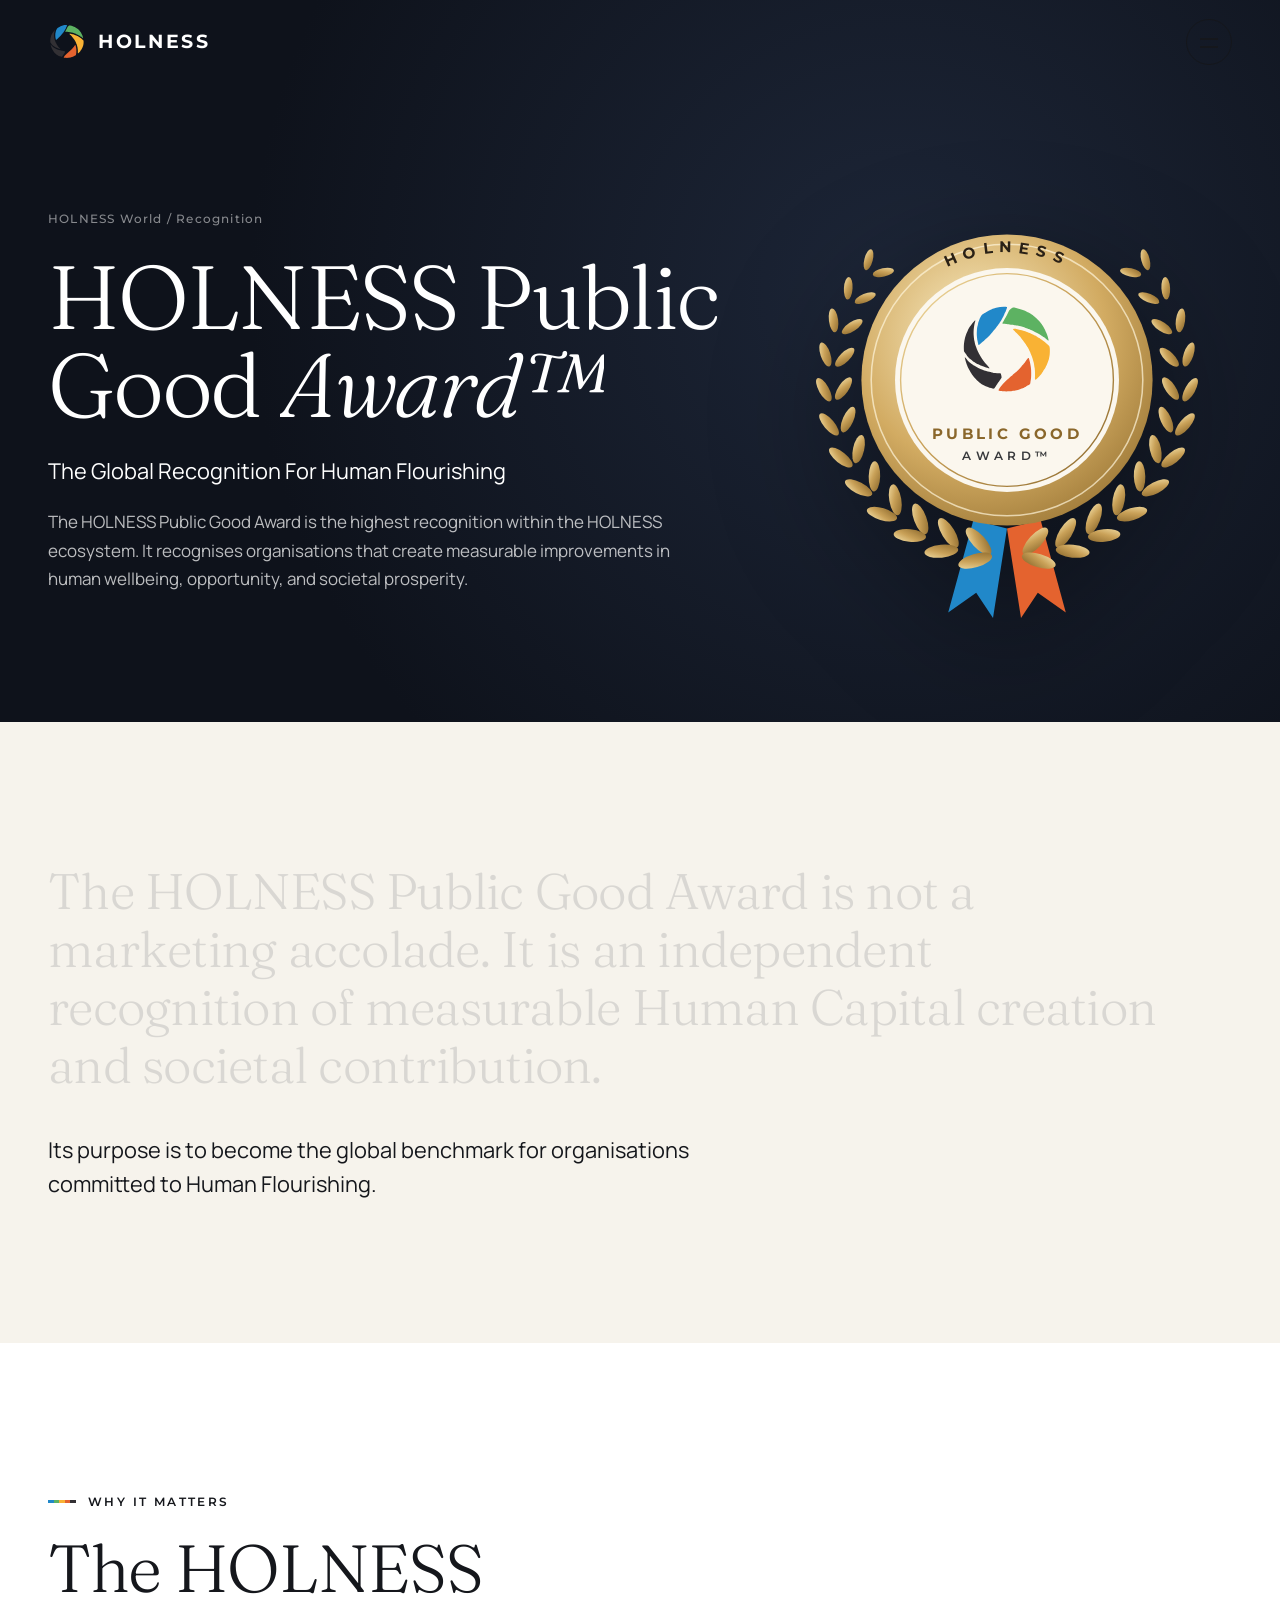
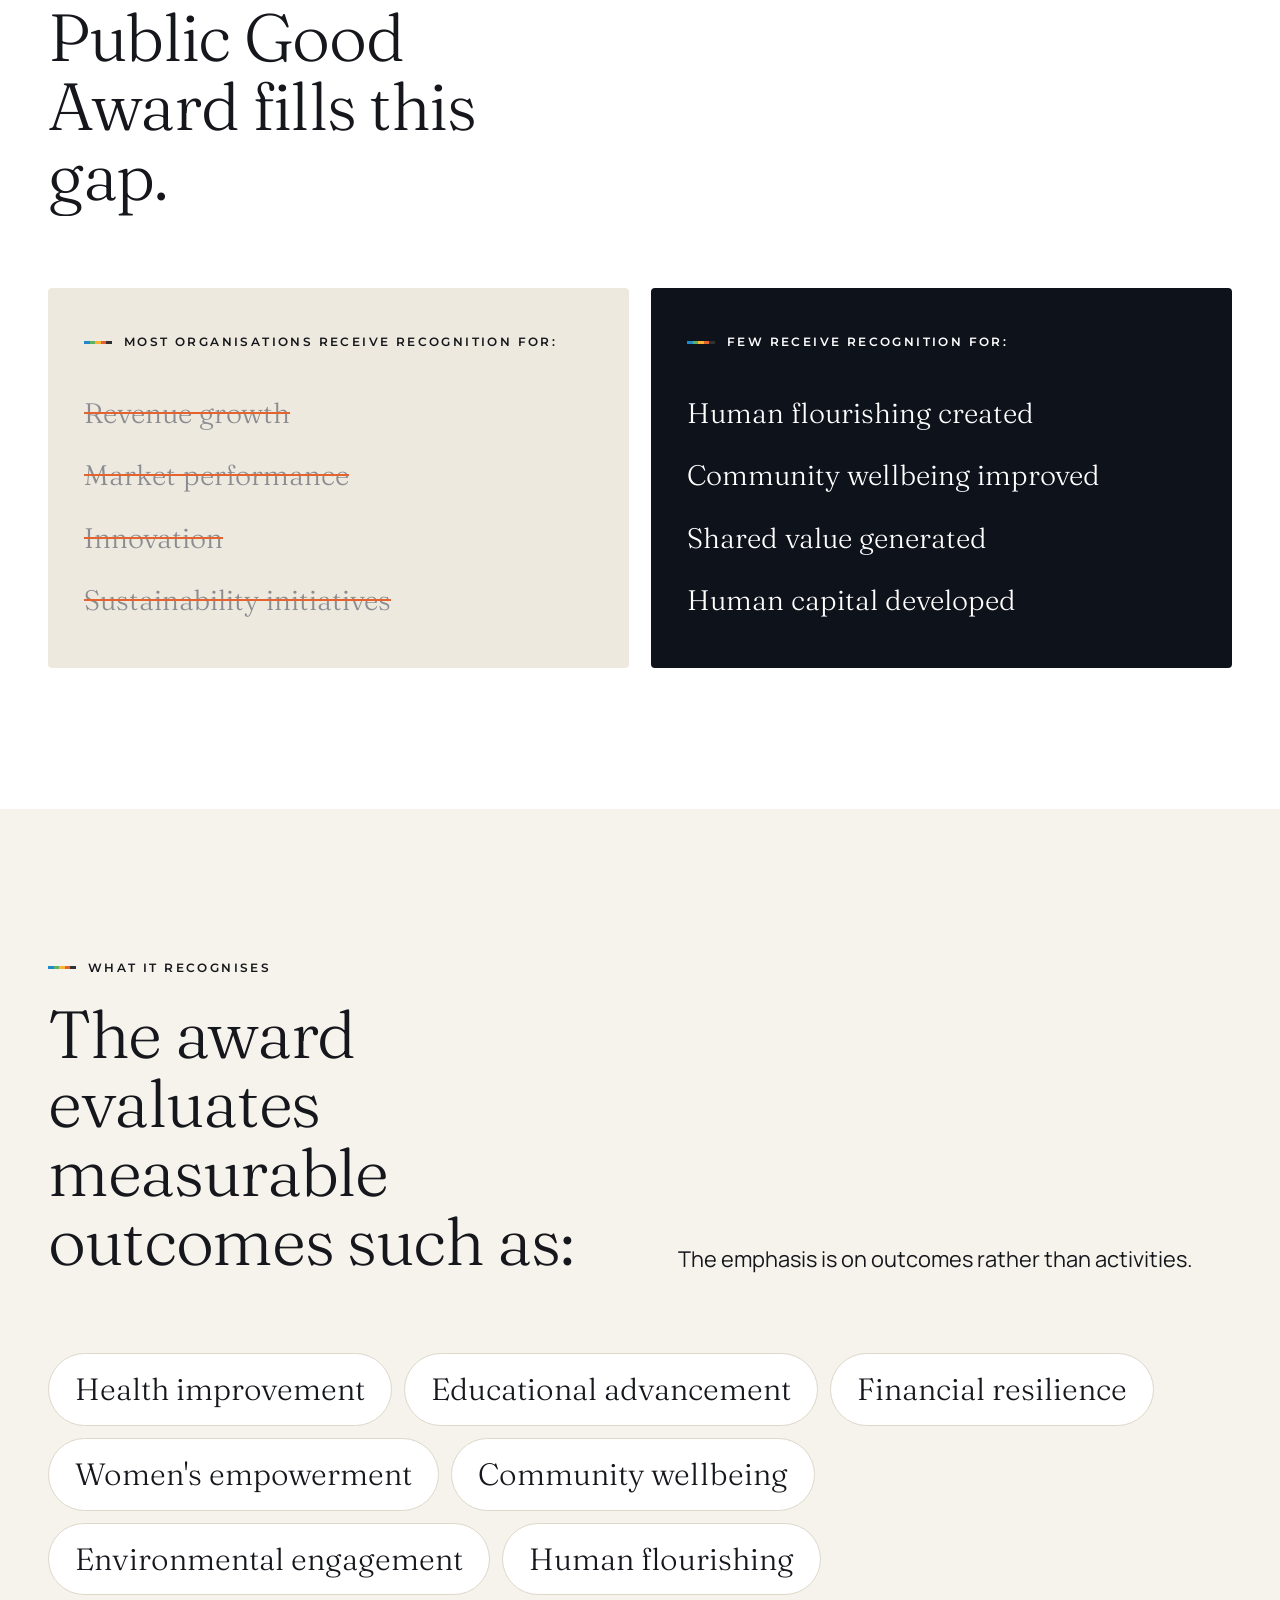
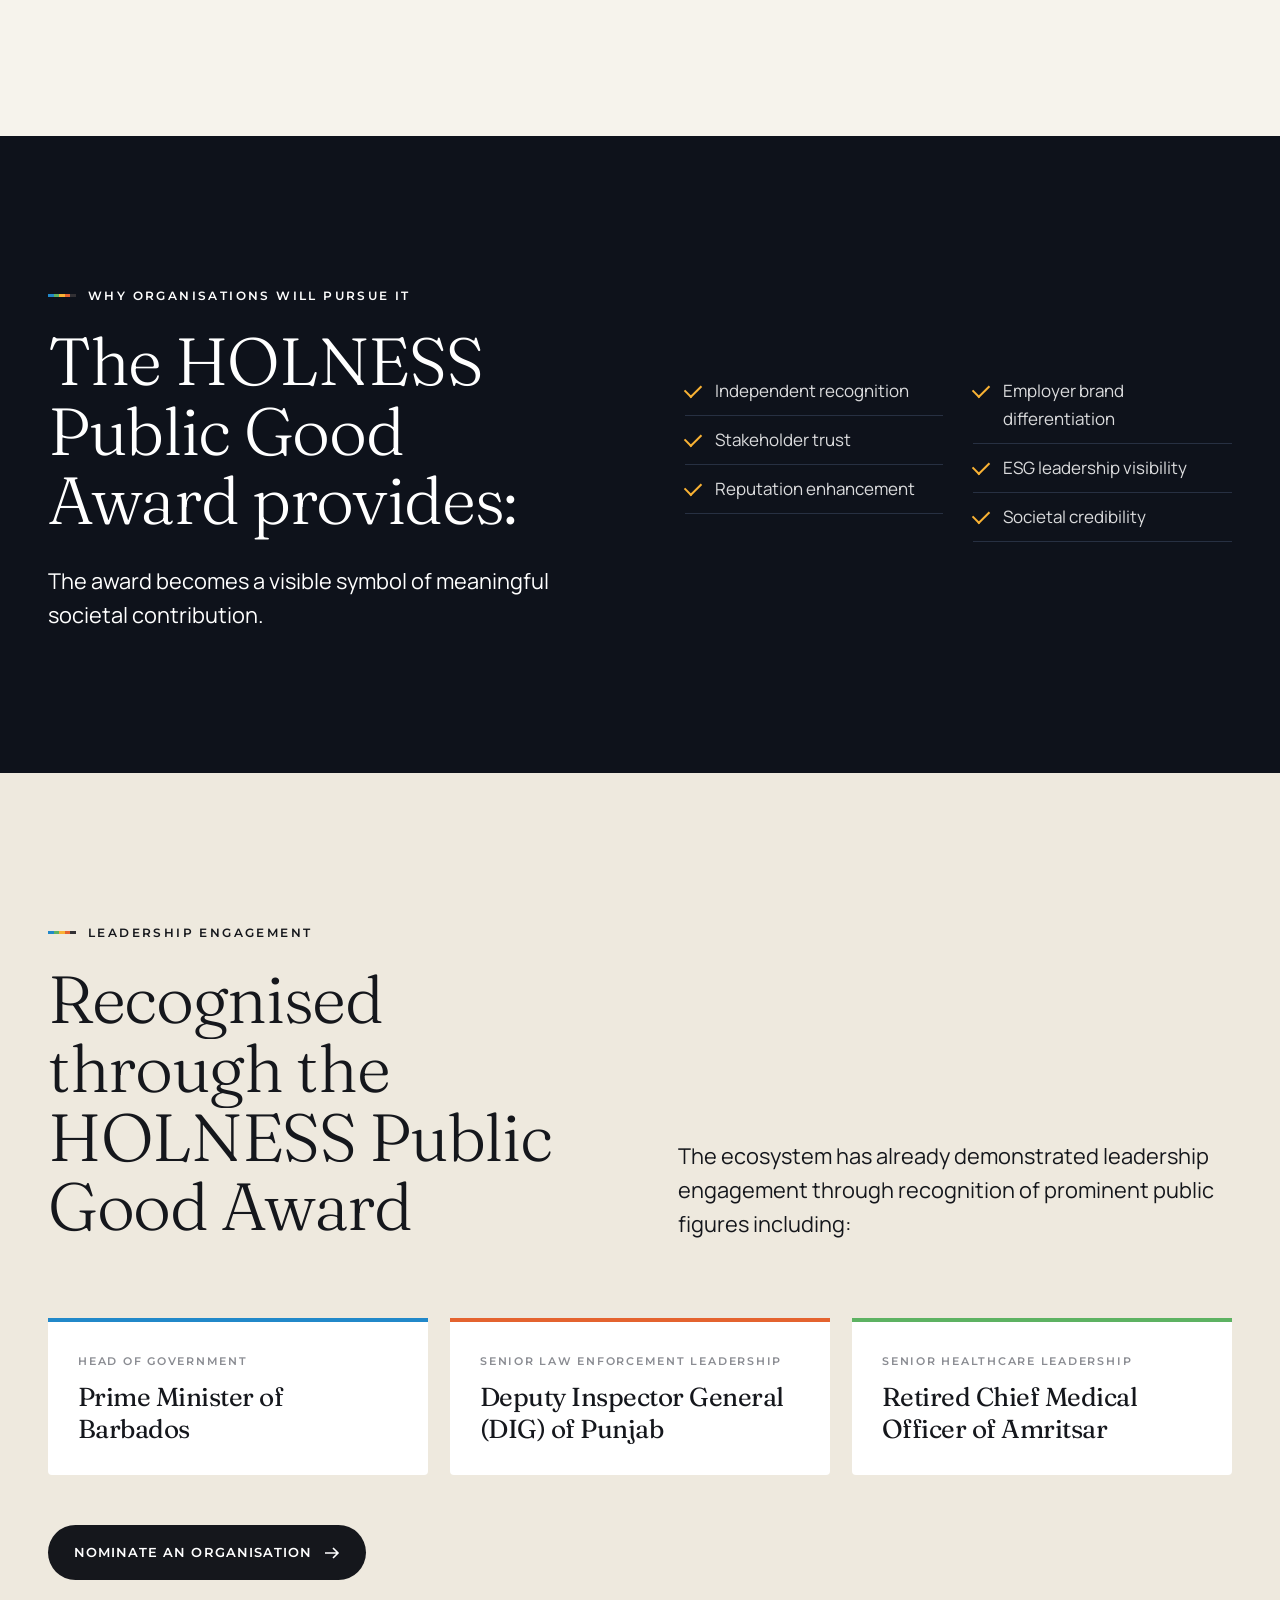
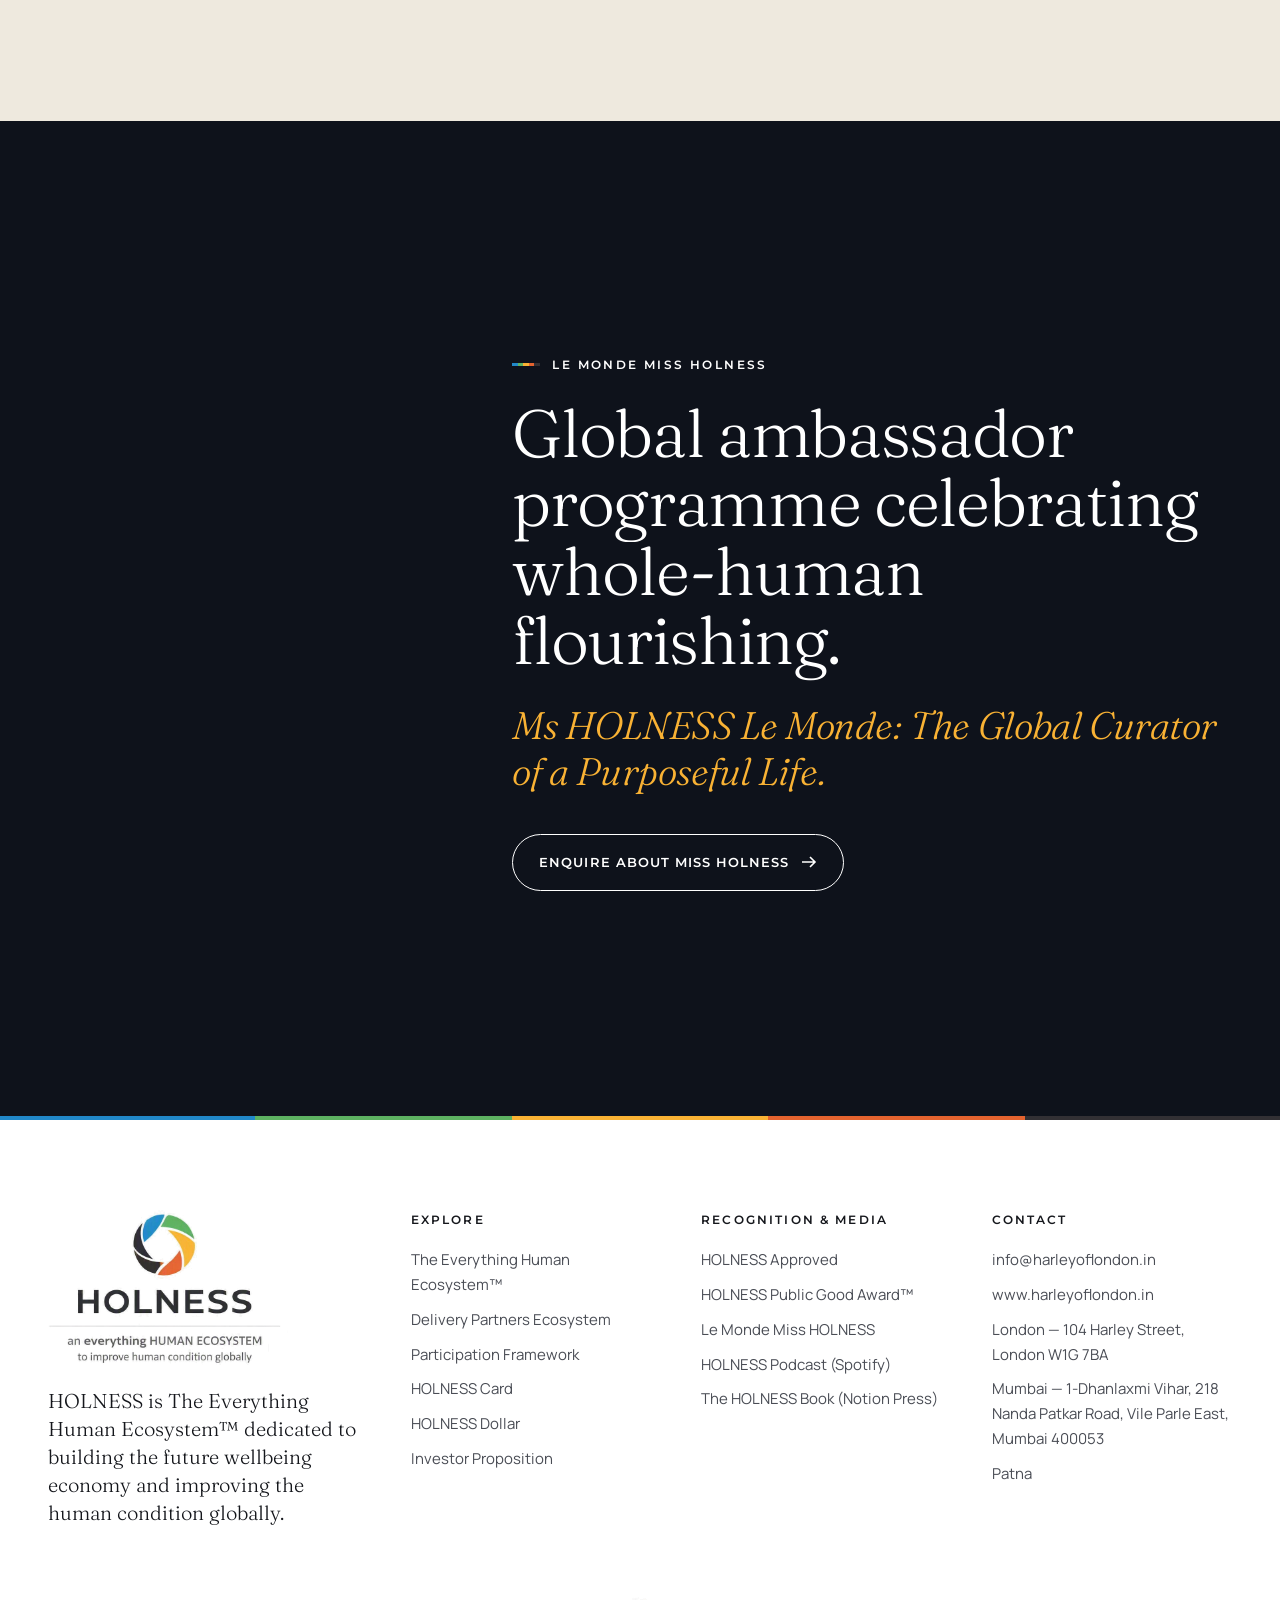
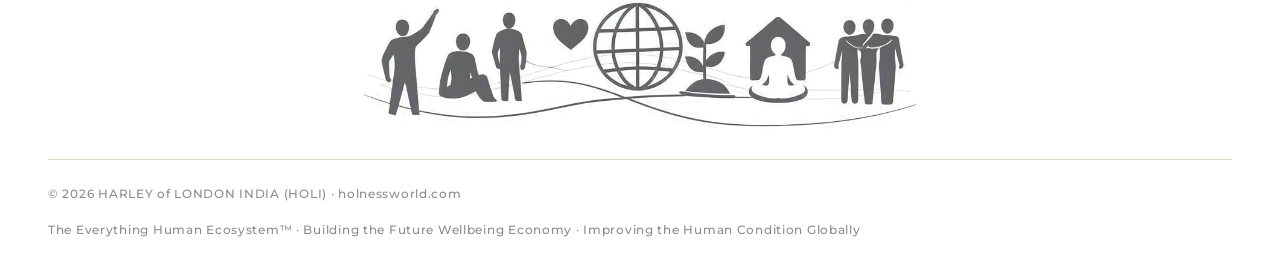
<file: recognition.html>
<!DOCTYPE html>
<html lang="en">
<head>
<meta charset="utf-8">
<meta name="viewport" content="width=device-width, initial-scale=1">
<title>Recognition — HOLNESS Public Good Award™ & Le Monde Miss HOLNESS | HOLNESS World</title>
<meta name="description" content="The HOLNESS Public Good Award™ — the global recognition for human flourishing — and Le Monde Miss HOLNESS.">
<meta property="og:title" content="Recognition — HOLNESS Public Good Award™ & Le Monde Miss HOLNESS | HOLNESS World">
<meta property="og:description" content="The HOLNESS Public Good Award™ — the global recognition for human flourishing — and Le Monde Miss HOLNESS.">
<link rel="icon" type="image/svg+xml" href="images/holness-mark.svg">
<link rel="stylesheet" href="css/style.css">
<script>document.documentElement.className+=' js';</script>
</head>
<body class="hero-dark">
<!-- ======================= HEADER (same on every page) ======================= -->
<div class="preloader" aria-hidden="true"><svg class="mark" viewBox="0 0 200 195.2" aria-hidden="true" ><path class="b b0 b-ink" fill="#323034" fill-rule="evenodd" d="M62.08,136.25C61.36,136.03 60.40,135.75 59.94,135.61C56.52,134.62 52.54,133.27 50.42,132.38C49.96,132.19 49.10,131.85 48.51,131.63C45.45,130.45 37.04,126.36 35.08,125.08C34.48,124.69 33.45,124.02 32.80,123.59C31.52,122.76 29.45,121.25 29.34,121.06C29.30,121.00 28.54,120.40 27.65,119.75C26.76,119.09 25.79,118.32 25.49,118.05C25.19,117.77 24.70,117.36 24.40,117.14C23.40,116.38 21.05,113.99 20.14,112.80C19.64,112.14 18.73,110.99 18.11,110.24C17.49,109.49 16.43,108.04 15.76,107.02C15.09,106.01 14.08,104.56 13.52,103.81C12.21,102.07 12.16,101.90 12.02,98.75C11.80,93.69 11.93,88.17 12.33,85.42C12.43,84.76 12.59,83.56 12.68,82.74C13.04,79.80 14.49,73.40 15.47,70.42C16.86,66.20 17.19,65.38 18.63,62.44C19.18,61.33 19.73,60.15 19.86,59.82C20.31,58.68 21.75,55.88 22.55,54.58C23.00,53.86 23.71,52.71 24.13,52.02C24.56,51.34 25.05,50.59 25.23,50.36C25.41,50.13 25.83,49.54 26.16,49.05C27.65,46.86 28.73,45.47 31.66,41.96C34.06,39.08 34.34,38.81 34.96,38.81C35.47,38.81 35.48,38.81 35.48,39.23C35.48,39.47 35.21,40.46 34.88,41.44C34.31,43.15 33.31,47.70 32.98,50.12C32.91,50.61 32.83,51.09 32.80,51.19C32.70,51.53 32.15,56.36 32.03,57.98C31.70,62.41 31.74,65.49 32.20,71.49C32.41,74.30 33.22,79.76 33.69,81.60C33.81,82.06 33.97,82.86 34.05,83.38C34.37,85.54 35.10,87.98 37.14,93.75C38.31,97.07 38.74,98.21 39.13,98.97C39.29,99.29 39.61,100.04 39.84,100.64C40.07,101.24 40.66,102.50 41.16,103.45C41.66,104.40 42.31,105.66 42.61,106.25C42.91,106.84 43.49,107.86 43.88,108.51C44.28,109.17 45.03,110.48 45.54,111.43C48.02,116.07 54.43,124.81 59.17,130.02C59.73,130.63 60.49,131.51 60.86,131.96C61.24,132.42 62.19,133.47 62.97,134.29C64.28,135.65 64.40,135.81 64.40,136.22C64.40,136.67 64.40,136.67 63.90,136.65C63.62,136.64 62.80,136.46 62.08,136.25Z"/><path class="b b1 b-blue" fill="#2188C9" fill-rule="evenodd" d="M41.63,88.48C41.35,87.76 40.39,83.76 40.12,82.14C39.98,81.32 39.74,80.17 39.58,79.58C39.42,78.99 39.24,77.98 39.17,77.32C39.10,76.67 38.96,75.35 38.87,74.40C38.30,69.01 38.21,66.23 38.45,61.55C38.76,55.62 39.11,52.87 39.87,50.38C40.12,49.55 40.37,48.55 40.41,48.15C40.77,45.14 41.80,41.54 43.51,37.38C44.36,35.29 47.13,30.04 48.19,28.50C49.23,26.98 50.89,25.69 54.29,23.75C55.10,23.28 56.39,22.52 57.14,22.06C58.75,21.09 60.98,19.85 62.32,19.19C65.15,17.78 68.24,16.31 68.87,16.07C69.26,15.92 70.15,15.55 70.83,15.26C72.57,14.52 73.18,14.32 74.82,13.93C75.61,13.75 76.97,13.41 77.86,13.18C83.32,11.76 88.14,11.10 93.76,10.99C96.64,10.93 98.97,11.19 99.91,11.69C100.20,11.84 100.18,12.65 99.87,13.33C99.74,13.63 99.55,14.21 99.45,14.63C99.26,15.44 98.33,18.02 97.75,19.37C97.55,19.81 97.25,20.55 97.07,21.01C96.90,21.47 96.57,22.10 96.35,22.42C95.60,23.47 94.78,25.16 94.53,26.17C94.39,26.72 93.99,27.74 93.65,28.44C93.30,29.13 92.95,29.89 92.86,30.12C92.77,30.35 92.31,31.23 91.84,32.08C91.37,32.93 90.75,34.06 90.47,34.58C90.18,35.11 89.82,35.82 89.68,36.17C89.54,36.51 88.94,37.51 88.35,38.38C87.76,39.25 86.99,40.50 86.62,41.16C85.77,42.73 85.50,43.13 84.77,43.99C84.43,44.38 83.89,45.13 83.57,45.65C83.25,46.18 82.48,47.25 81.86,48.04C81.24,48.82 80.13,50.32 79.39,51.37C78.66,52.42 77.75,53.65 77.38,54.11C77.01,54.57 76.00,55.85 75.14,56.96C74.15,58.24 73.32,59.19 72.89,59.53C72.43,59.89 72.11,60.26 71.92,60.66C71.54,61.44 71.05,62.07 69.66,63.57C69.02,64.26 68.05,65.36 67.50,66.01C65.49,68.41 59.09,75.00 58.76,75.00C58.23,75.01 57.37,75.61 57.03,76.23C56.57,77.03 55.06,78.53 53.10,80.13C51.20,81.67 49.43,83.22 47.98,84.59C47.36,85.19 46.58,85.86 46.25,86.10C45.92,86.34 45.49,86.70 45.30,86.91C45.10,87.12 44.52,87.66 44.02,88.11C43.12,88.91 43.08,88.93 42.45,88.93C41.82,88.93 41.81,88.92 41.63,88.48Z"/><path class="b b2 b-green" fill="#5DB262" fill-rule="evenodd" d="M182.96,79.20C182.46,78.75 181.66,78.08 181.17,77.70C179.38,76.29 179.09,76.05 178.27,75.34C177.82,74.94 176.96,74.31 176.37,73.92C175.78,73.54 175.08,73.07 174.82,72.88C173.81,72.15 167.89,68.24 167.50,68.04C167.27,67.93 166.71,67.60 166.25,67.30C164.24,66.02 162.64,65.12 160.36,64.01C159.01,63.36 157.14,62.38 156.19,61.84C153.56,60.35 151.61,59.38 150.36,58.95C149.74,58.73 148.48,58.19 147.56,57.73C146.64,57.28 145.25,56.70 144.46,56.44C143.68,56.19 142.77,55.86 142.44,55.72C142.11,55.57 141.28,55.27 140.60,55.04C139.91,54.81 138.81,54.42 138.15,54.17C134.38,52.75 128.83,51.12 125.12,50.35C124.23,50.17 122.41,49.78 121.07,49.48C119.73,49.18 117.88,48.83 116.96,48.69C116.05,48.56 114.55,48.31 113.63,48.16C112.71,48.00 111.43,47.81 110.77,47.74C107.35,47.36 106.57,47.25 105.17,46.98C104.32,46.82 102.61,46.60 101.37,46.49C100.12,46.39 98.46,46.23 97.68,46.14C96.89,46.05 95.18,45.91 93.87,45.83C90.84,45.66 90.71,45.61 90.71,44.68C90.71,44.10 90.78,43.88 91.20,43.18C91.63,42.46 92.57,40.81 94.26,37.80C94.55,37.27 94.88,36.71 95.00,36.55C95.11,36.38 95.38,35.90 95.60,35.48C95.81,35.05 96.19,34.40 96.44,34.03C96.69,33.66 97.61,31.95 98.49,30.22C99.36,28.50 100.23,26.84 100.42,26.55C100.85,25.86 102.37,22.83 102.91,21.56C104.39,18.10 107.82,14.60 111.09,13.21C112.70,12.52 114.11,12.47 116.61,13.01C126.42,15.14 136.41,18.63 141.36,21.66C141.79,21.92 142.45,22.27 142.83,22.43C145.31,23.48 148.06,25.12 151.25,27.45C151.84,27.88 152.79,28.55 153.37,28.94C153.94,29.33 155.01,30.16 155.75,30.79C156.48,31.41 157.78,32.49 158.63,33.19C160.63,34.84 165.52,39.65 166.55,40.97C166.99,41.54 167.54,42.24 167.78,42.52C168.58,43.47 169.99,45.41 170.95,46.85C171.47,47.63 172.20,48.72 172.57,49.26C173.32,50.35 173.83,51.19 174.69,52.80C175.01,53.39 175.53,54.30 175.84,54.82C176.15,55.35 176.52,56.07 176.67,56.43C176.81,56.79 177.15,57.51 177.44,58.04C177.72,58.56 178.19,59.58 178.49,60.30C178.78,61.02 179.43,62.44 179.93,63.45C181.16,65.92 181.40,66.52 182.38,69.58C184.16,75.09 184.88,77.90 184.88,79.25C184.88,80.00 184.88,80.00 184.37,80.00C183.92,80.00 183.78,79.92 182.96,79.20Z"/><path class="b b3 b-yellow" fill="#F9B234" fill-rule="evenodd" d="M157.40,159.43C156.90,158.13 156.80,156.13 157.09,153.27C157.26,151.54 157.18,144.11 156.96,141.01C156.75,138.15 156.51,136.14 156.25,135.13C156.10,134.50 155.93,133.64 155.89,133.21C155.65,130.68 155.08,127.01 154.77,126.03C154.58,125.43 154.12,123.74 153.75,122.26C153.39,120.79 152.88,118.91 152.62,118.10C152.36,117.28 151.92,115.80 151.62,114.82C151.00,112.74 150.32,110.94 149.29,108.70C148.61,107.21 147.62,104.64 147.35,103.69C147.22,103.19 146.07,100.89 145.54,100.06C145.33,99.73 144.70,98.53 144.14,97.38C143.58,96.24 142.69,94.65 142.17,93.87C141.64,93.08 140.90,91.85 140.51,91.13C140.13,90.41 139.46,89.36 139.03,88.79C138.59,88.23 138.09,87.51 137.91,87.19C137.73,86.87 137.38,86.37 137.14,86.07C136.90,85.78 136.44,85.13 136.11,84.64C135.79,84.15 135.36,83.51 135.16,83.21C134.96,82.92 134.50,82.22 134.13,81.67C133.76,81.11 133.12,80.27 132.71,79.80C132.30,79.33 131.51,78.42 130.95,77.78C130.39,77.13 129.34,75.75 128.63,74.70C127.91,73.65 126.95,72.34 126.48,71.79C125.25,70.33 119.82,64.81 118.24,63.43C117.51,62.78 116.59,61.83 116.20,61.32C115.81,60.81 115.35,60.30 115.18,60.19C114.58,59.79 112.95,58.30 112.73,57.93C112.58,57.69 112.50,57.34 112.50,56.94C112.50,56.33 112.50,56.32 112.95,56.19C113.77,55.95 116.17,55.90 116.97,56.11C117.37,56.22 118.31,56.39 119.05,56.49C119.80,56.60 121.54,56.97 122.92,57.31C125.68,58.01 128.49,58.67 130.27,59.05C130.92,59.19 131.77,59.45 132.18,59.63C132.58,59.81 133.85,60.24 135.00,60.59C137.71,61.40 141.45,62.64 142.20,62.97C142.53,63.12 143.65,63.55 144.70,63.94C145.78,64.34 147.02,64.90 147.56,65.22C148.08,65.54 148.91,65.95 149.40,66.13C150.50,66.54 152.56,67.46 153.94,68.16C154.51,68.45 155.26,68.79 155.61,68.93C155.96,69.07 156.71,69.44 157.26,69.75C157.82,70.07 158.93,70.69 159.74,71.14C160.55,71.59 161.54,72.22 161.94,72.54C163.12,73.45 163.67,73.78 164.57,74.12C165.95,74.64 166.42,74.92 167.80,76.04C168.52,76.63 169.51,77.36 170.00,77.68C170.99,78.31 173.52,80.18 173.63,80.36C173.67,80.42 174.35,80.93 175.14,81.50C175.93,82.07 177.06,83.00 177.66,83.57C178.26,84.14 179.29,85.02 179.94,85.52C180.63,86.05 181.61,86.98 182.27,87.71C183.02,88.56 183.78,89.26 184.53,89.79C186.34,91.09 186.85,92.10 187.22,95.12C187.63,98.45 187.53,105.79 187.03,109.23C186.26,114.50 185.41,118.62 184.82,120.00C184.59,120.53 184.13,121.84 183.79,122.90C183.00,125.41 182.12,127.55 180.83,130.12C180.26,131.26 179.62,132.60 179.41,133.08C179.20,133.57 178.82,134.30 178.57,134.71C178.32,135.11 177.92,135.90 177.68,136.46C177.43,137.04 177.00,137.77 176.67,138.17C175.72,139.31 174.40,141.28 173.68,142.62C173.07,143.77 172.66,144.39 171.10,146.55C170.79,146.97 170.17,147.86 169.72,148.51C169.26,149.17 168.40,150.21 167.81,150.84C167.21,151.47 166.49,152.27 166.19,152.63C165.90,152.98 165.17,153.71 164.58,154.24C163.99,154.76 163.09,155.72 162.56,156.36C161.69,157.44 160.30,158.73 159.22,159.46C158.56,159.91 157.58,159.90 157.40,159.43Z"/><path class="b b4 b-orange" fill="#E4632F" fill-rule="evenodd" d="M93.38,183.57C92.32,183.45 91.06,183.29 90.58,183.22C90.10,183.14 88.90,183.03 87.92,182.98C86.93,182.92 85.76,182.79 85.30,182.69C84.84,182.59 84.26,182.50 84.01,182.50C82.17,182.49 82.28,181.26 84.43,177.96C85.79,175.88 87.49,173.48 88.07,172.84C88.38,172.49 88.83,171.96 89.05,171.67C89.28,171.37 89.83,170.73 90.28,170.24C90.73,169.75 91.51,168.84 92.02,168.21C93.01,167.00 98.91,161.18 100.31,160.04C101.37,159.18 104.25,156.67 105.55,155.48C107.14,154.01 108.05,153.23 108.96,152.54C109.43,152.18 110.41,151.28 111.13,150.55C112.69,148.98 113.92,147.86 116.49,145.71C120.08,142.71 121.02,141.87 123.62,139.36C125.18,137.85 126.45,136.51 126.80,136.01C127.12,135.55 127.68,134.83 128.05,134.40C128.41,133.98 129.04,133.23 129.45,132.74C129.85,132.25 130.93,131.06 131.85,130.09C133.72,128.11 134.33,127.40 135.03,126.37C135.29,125.98 135.92,125.16 136.42,124.54C137.98,122.62 139.53,120.46 140.89,118.28C142.64,115.50 142.75,115.37 143.41,115.37C144.22,115.35 144.47,115.58 144.75,116.55C144.88,116.97 145.08,117.64 145.21,118.04C146.39,121.57 147.47,126.39 148.17,131.25C148.26,131.90 148.45,133.07 148.58,133.83C148.71,134.59 148.87,135.96 148.93,136.86C149.00,137.77 149.11,138.89 149.19,139.35C149.26,139.83 149.34,142.63 149.37,146.07C149.44,153.73 149.21,157.05 148.26,162.23C148.10,163.09 147.85,164.76 147.69,165.94C147.33,168.69 147.19,168.87 144.29,170.57C143.66,170.93 143.07,171.30 142.97,171.39C142.80,171.53 142.00,171.97 139.54,173.29C139.12,173.52 138.58,173.85 138.34,174.04C138.11,174.22 137.51,174.58 137.02,174.82C136.53,175.07 135.98,175.37 135.80,175.50C135.61,175.63 135.07,175.89 134.58,176.08C134.10,176.27 133.49,176.53 133.23,176.66C132.97,176.79 132.29,177.04 131.71,177.20C131.14,177.37 130.23,177.72 129.70,177.98C129.16,178.24 128.67,178.45 128.61,178.45C128.31,178.45 126.95,178.97 126.45,179.28C125.76,179.71 119.28,181.45 117.38,181.73C117.09,181.77 116.26,181.96 115.54,182.15C114.82,182.34 113.69,182.55 113.04,182.62C112.38,182.70 111.31,182.86 110.65,182.99C107.07,183.69 97.41,184.01 93.38,183.57Z"/><path class="b b5 b-ink" fill="#323034" fill-rule="evenodd" d="M71.50,178.03C71.25,177.93 70.69,177.80 70.25,177.73C67.35,177.24 61.43,175.34 58.15,173.84C57.37,173.48 55.79,172.76 54.64,172.23C50.35,170.27 46.42,167.77 42.38,164.46C42.02,164.16 41.36,163.61 40.90,163.24C38.33,161.12 33.42,155.62 30.17,151.22C28.19,148.55 25.75,144.83 24.58,142.68C24.00,141.63 23.10,140.00 22.58,139.05C22.06,138.10 21.34,136.71 20.99,135.95C20.63,135.20 20.15,134.21 19.92,133.75C19.69,133.29 19.34,132.46 19.14,131.90C18.94,131.35 18.67,130.68 18.54,130.42C18.33,130.00 17.82,128.53 16.56,124.70C16.05,123.17 14.93,119.28 14.65,118.10C14.52,117.54 14.28,116.69 14.11,116.20C13.95,115.71 13.81,115.08 13.81,114.80C13.81,114.29 13.81,114.29 14.34,114.29C14.86,114.29 14.89,114.31 15.35,114.99C15.61,115.38 16.35,116.31 16.99,117.06C17.63,117.81 18.34,118.67 18.57,118.98C21.00,122.16 21.13,122.29 24.76,125.17C26.30,126.39 27.83,127.61 28.15,127.88C31.13,130.33 41.07,135.94 45.77,137.84C46.43,138.10 47.79,138.67 48.81,139.10C51.71,140.34 55.48,141.72 57.56,142.30C61.65,143.46 66.26,144.56 69.05,145.06C70.00,145.23 70.96,145.42 71.19,145.48C72.36,145.77 78.50,146.42 83.99,146.84C87.26,147.08 87.56,147.25 87.84,149.03C87.92,149.51 88.12,150.23 88.29,150.63C88.54,151.23 88.62,151.67 88.71,152.98C88.77,153.86 88.85,154.86 88.88,155.21C88.94,155.76 88.91,155.91 88.57,156.52C87.99,157.55 85.35,161.35 83.74,163.47C83.28,164.08 82.53,165.12 82.07,165.77C81.62,166.42 80.78,167.62 80.21,168.44C78.78,170.49 76.49,173.99 75.67,175.37C75.15,176.25 73.74,178.05 73.50,178.14C73.17,178.27 71.98,178.20 71.50,178.03Z"/></svg><span class="word">HOLNESS</span></div>
<div class="progress" aria-hidden="true"></div>
<header class="site-header">
  <div class="wrap">
    <a class="brand" href="index.html" aria-label="HOLNESS World home"><svg class="mark" viewBox="0 0 200 195.2" aria-hidden="true" ><path class="b b0 b-ink" fill="#323034" fill-rule="evenodd" d="M62.08,136.25C61.36,136.03 60.40,135.75 59.94,135.61C56.52,134.62 52.54,133.27 50.42,132.38C49.96,132.19 49.10,131.85 48.51,131.63C45.45,130.45 37.04,126.36 35.08,125.08C34.48,124.69 33.45,124.02 32.80,123.59C31.52,122.76 29.45,121.25 29.34,121.06C29.30,121.00 28.54,120.40 27.65,119.75C26.76,119.09 25.79,118.32 25.49,118.05C25.19,117.77 24.70,117.36 24.40,117.14C23.40,116.38 21.05,113.99 20.14,112.80C19.64,112.14 18.73,110.99 18.11,110.24C17.49,109.49 16.43,108.04 15.76,107.02C15.09,106.01 14.08,104.56 13.52,103.81C12.21,102.07 12.16,101.90 12.02,98.75C11.80,93.69 11.93,88.17 12.33,85.42C12.43,84.76 12.59,83.56 12.68,82.74C13.04,79.80 14.49,73.40 15.47,70.42C16.86,66.20 17.19,65.38 18.63,62.44C19.18,61.33 19.73,60.15 19.86,59.82C20.31,58.68 21.75,55.88 22.55,54.58C23.00,53.86 23.71,52.71 24.13,52.02C24.56,51.34 25.05,50.59 25.23,50.36C25.41,50.13 25.83,49.54 26.16,49.05C27.65,46.86 28.73,45.47 31.66,41.96C34.06,39.08 34.34,38.81 34.96,38.81C35.47,38.81 35.48,38.81 35.48,39.23C35.48,39.47 35.21,40.46 34.88,41.44C34.31,43.15 33.31,47.70 32.98,50.12C32.91,50.61 32.83,51.09 32.80,51.19C32.70,51.53 32.15,56.36 32.03,57.98C31.70,62.41 31.74,65.49 32.20,71.49C32.41,74.30 33.22,79.76 33.69,81.60C33.81,82.06 33.97,82.86 34.05,83.38C34.37,85.54 35.10,87.98 37.14,93.75C38.31,97.07 38.74,98.21 39.13,98.97C39.29,99.29 39.61,100.04 39.84,100.64C40.07,101.24 40.66,102.50 41.16,103.45C41.66,104.40 42.31,105.66 42.61,106.25C42.91,106.84 43.49,107.86 43.88,108.51C44.28,109.17 45.03,110.48 45.54,111.43C48.02,116.07 54.43,124.81 59.17,130.02C59.73,130.63 60.49,131.51 60.86,131.96C61.24,132.42 62.19,133.47 62.97,134.29C64.28,135.65 64.40,135.81 64.40,136.22C64.40,136.67 64.40,136.67 63.90,136.65C63.62,136.64 62.80,136.46 62.08,136.25Z"/><path class="b b1 b-blue" fill="#2188C9" fill-rule="evenodd" d="M41.63,88.48C41.35,87.76 40.39,83.76 40.12,82.14C39.98,81.32 39.74,80.17 39.58,79.58C39.42,78.99 39.24,77.98 39.17,77.32C39.10,76.67 38.96,75.35 38.87,74.40C38.30,69.01 38.21,66.23 38.45,61.55C38.76,55.62 39.11,52.87 39.87,50.38C40.12,49.55 40.37,48.55 40.41,48.15C40.77,45.14 41.80,41.54 43.51,37.38C44.36,35.29 47.13,30.04 48.19,28.50C49.23,26.98 50.89,25.69 54.29,23.75C55.10,23.28 56.39,22.52 57.14,22.06C58.75,21.09 60.98,19.85 62.32,19.19C65.15,17.78 68.24,16.31 68.87,16.07C69.26,15.92 70.15,15.55 70.83,15.26C72.57,14.52 73.18,14.32 74.82,13.93C75.61,13.75 76.97,13.41 77.86,13.18C83.32,11.76 88.14,11.10 93.76,10.99C96.64,10.93 98.97,11.19 99.91,11.69C100.20,11.84 100.18,12.65 99.87,13.33C99.74,13.63 99.55,14.21 99.45,14.63C99.26,15.44 98.33,18.02 97.75,19.37C97.55,19.81 97.25,20.55 97.07,21.01C96.90,21.47 96.57,22.10 96.35,22.42C95.60,23.47 94.78,25.16 94.53,26.17C94.39,26.72 93.99,27.74 93.65,28.44C93.30,29.13 92.95,29.89 92.86,30.12C92.77,30.35 92.31,31.23 91.84,32.08C91.37,32.93 90.75,34.06 90.47,34.58C90.18,35.11 89.82,35.82 89.68,36.17C89.54,36.51 88.94,37.51 88.35,38.38C87.76,39.25 86.99,40.50 86.62,41.16C85.77,42.73 85.50,43.13 84.77,43.99C84.43,44.38 83.89,45.13 83.57,45.65C83.25,46.18 82.48,47.25 81.86,48.04C81.24,48.82 80.13,50.32 79.39,51.37C78.66,52.42 77.75,53.65 77.38,54.11C77.01,54.57 76.00,55.85 75.14,56.96C74.15,58.24 73.32,59.19 72.89,59.53C72.43,59.89 72.11,60.26 71.92,60.66C71.54,61.44 71.05,62.07 69.66,63.57C69.02,64.26 68.05,65.36 67.50,66.01C65.49,68.41 59.09,75.00 58.76,75.00C58.23,75.01 57.37,75.61 57.03,76.23C56.57,77.03 55.06,78.53 53.10,80.13C51.20,81.67 49.43,83.22 47.98,84.59C47.36,85.19 46.58,85.86 46.25,86.10C45.92,86.34 45.49,86.70 45.30,86.91C45.10,87.12 44.52,87.66 44.02,88.11C43.12,88.91 43.08,88.93 42.45,88.93C41.82,88.93 41.81,88.92 41.63,88.48Z"/><path class="b b2 b-green" fill="#5DB262" fill-rule="evenodd" d="M182.96,79.20C182.46,78.75 181.66,78.08 181.17,77.70C179.38,76.29 179.09,76.05 178.27,75.34C177.82,74.94 176.96,74.31 176.37,73.92C175.78,73.54 175.08,73.07 174.82,72.88C173.81,72.15 167.89,68.24 167.50,68.04C167.27,67.93 166.71,67.60 166.25,67.30C164.24,66.02 162.64,65.12 160.36,64.01C159.01,63.36 157.14,62.38 156.19,61.84C153.56,60.35 151.61,59.38 150.36,58.95C149.74,58.73 148.48,58.19 147.56,57.73C146.64,57.28 145.25,56.70 144.46,56.44C143.68,56.19 142.77,55.86 142.44,55.72C142.11,55.57 141.28,55.27 140.60,55.04C139.91,54.81 138.81,54.42 138.15,54.17C134.38,52.75 128.83,51.12 125.12,50.35C124.23,50.17 122.41,49.78 121.07,49.48C119.73,49.18 117.88,48.83 116.96,48.69C116.05,48.56 114.55,48.31 113.63,48.16C112.71,48.00 111.43,47.81 110.77,47.74C107.35,47.36 106.57,47.25 105.17,46.98C104.32,46.82 102.61,46.60 101.37,46.49C100.12,46.39 98.46,46.23 97.68,46.14C96.89,46.05 95.18,45.91 93.87,45.83C90.84,45.66 90.71,45.61 90.71,44.68C90.71,44.10 90.78,43.88 91.20,43.18C91.63,42.46 92.57,40.81 94.26,37.80C94.55,37.27 94.88,36.71 95.00,36.55C95.11,36.38 95.38,35.90 95.60,35.48C95.81,35.05 96.19,34.40 96.44,34.03C96.69,33.66 97.61,31.95 98.49,30.22C99.36,28.50 100.23,26.84 100.42,26.55C100.85,25.86 102.37,22.83 102.91,21.56C104.39,18.10 107.82,14.60 111.09,13.21C112.70,12.52 114.11,12.47 116.61,13.01C126.42,15.14 136.41,18.63 141.36,21.66C141.79,21.92 142.45,22.27 142.83,22.43C145.31,23.48 148.06,25.12 151.25,27.45C151.84,27.88 152.79,28.55 153.37,28.94C153.94,29.33 155.01,30.16 155.75,30.79C156.48,31.41 157.78,32.49 158.63,33.19C160.63,34.84 165.52,39.65 166.55,40.97C166.99,41.54 167.54,42.24 167.78,42.52C168.58,43.47 169.99,45.41 170.95,46.85C171.47,47.63 172.20,48.72 172.57,49.26C173.32,50.35 173.83,51.19 174.69,52.80C175.01,53.39 175.53,54.30 175.84,54.82C176.15,55.35 176.52,56.07 176.67,56.43C176.81,56.79 177.15,57.51 177.44,58.04C177.72,58.56 178.19,59.58 178.49,60.30C178.78,61.02 179.43,62.44 179.93,63.45C181.16,65.92 181.40,66.52 182.38,69.58C184.16,75.09 184.88,77.90 184.88,79.25C184.88,80.00 184.88,80.00 184.37,80.00C183.92,80.00 183.78,79.92 182.96,79.20Z"/><path class="b b3 b-yellow" fill="#F9B234" fill-rule="evenodd" d="M157.40,159.43C156.90,158.13 156.80,156.13 157.09,153.27C157.26,151.54 157.18,144.11 156.96,141.01C156.75,138.15 156.51,136.14 156.25,135.13C156.10,134.50 155.93,133.64 155.89,133.21C155.65,130.68 155.08,127.01 154.77,126.03C154.58,125.43 154.12,123.74 153.75,122.26C153.39,120.79 152.88,118.91 152.62,118.10C152.36,117.28 151.92,115.80 151.62,114.82C151.00,112.74 150.32,110.94 149.29,108.70C148.61,107.21 147.62,104.64 147.35,103.69C147.22,103.19 146.07,100.89 145.54,100.06C145.33,99.73 144.70,98.53 144.14,97.38C143.58,96.24 142.69,94.65 142.17,93.87C141.64,93.08 140.90,91.85 140.51,91.13C140.13,90.41 139.46,89.36 139.03,88.79C138.59,88.23 138.09,87.51 137.91,87.19C137.73,86.87 137.38,86.37 137.14,86.07C136.90,85.78 136.44,85.13 136.11,84.64C135.79,84.15 135.36,83.51 135.16,83.21C134.96,82.92 134.50,82.22 134.13,81.67C133.76,81.11 133.12,80.27 132.71,79.80C132.30,79.33 131.51,78.42 130.95,77.78C130.39,77.13 129.34,75.75 128.63,74.70C127.91,73.65 126.95,72.34 126.48,71.79C125.25,70.33 119.82,64.81 118.24,63.43C117.51,62.78 116.59,61.83 116.20,61.32C115.81,60.81 115.35,60.30 115.18,60.19C114.58,59.79 112.95,58.30 112.73,57.93C112.58,57.69 112.50,57.34 112.50,56.94C112.50,56.33 112.50,56.32 112.95,56.19C113.77,55.95 116.17,55.90 116.97,56.11C117.37,56.22 118.31,56.39 119.05,56.49C119.80,56.60 121.54,56.97 122.92,57.31C125.68,58.01 128.49,58.67 130.27,59.05C130.92,59.19 131.77,59.45 132.18,59.63C132.58,59.81 133.85,60.24 135.00,60.59C137.71,61.40 141.45,62.64 142.20,62.97C142.53,63.12 143.65,63.55 144.70,63.94C145.78,64.34 147.02,64.90 147.56,65.22C148.08,65.54 148.91,65.95 149.40,66.13C150.50,66.54 152.56,67.46 153.94,68.16C154.51,68.45 155.26,68.79 155.61,68.93C155.96,69.07 156.71,69.44 157.26,69.75C157.82,70.07 158.93,70.69 159.74,71.14C160.55,71.59 161.54,72.22 161.94,72.54C163.12,73.45 163.67,73.78 164.57,74.12C165.95,74.64 166.42,74.92 167.80,76.04C168.52,76.63 169.51,77.36 170.00,77.68C170.99,78.31 173.52,80.18 173.63,80.36C173.67,80.42 174.35,80.93 175.14,81.50C175.93,82.07 177.06,83.00 177.66,83.57C178.26,84.14 179.29,85.02 179.94,85.52C180.63,86.05 181.61,86.98 182.27,87.71C183.02,88.56 183.78,89.26 184.53,89.79C186.34,91.09 186.85,92.10 187.22,95.12C187.63,98.45 187.53,105.79 187.03,109.23C186.26,114.50 185.41,118.62 184.82,120.00C184.59,120.53 184.13,121.84 183.79,122.90C183.00,125.41 182.12,127.55 180.83,130.12C180.26,131.26 179.62,132.60 179.41,133.08C179.20,133.57 178.82,134.30 178.57,134.71C178.32,135.11 177.92,135.90 177.68,136.46C177.43,137.04 177.00,137.77 176.67,138.17C175.72,139.31 174.40,141.28 173.68,142.62C173.07,143.77 172.66,144.39 171.10,146.55C170.79,146.97 170.17,147.86 169.72,148.51C169.26,149.17 168.40,150.21 167.81,150.84C167.21,151.47 166.49,152.27 166.19,152.63C165.90,152.98 165.17,153.71 164.58,154.24C163.99,154.76 163.09,155.72 162.56,156.36C161.69,157.44 160.30,158.73 159.22,159.46C158.56,159.91 157.58,159.90 157.40,159.43Z"/><path class="b b4 b-orange" fill="#E4632F" fill-rule="evenodd" d="M93.38,183.57C92.32,183.45 91.06,183.29 90.58,183.22C90.10,183.14 88.90,183.03 87.92,182.98C86.93,182.92 85.76,182.79 85.30,182.69C84.84,182.59 84.26,182.50 84.01,182.50C82.17,182.49 82.28,181.26 84.43,177.96C85.79,175.88 87.49,173.48 88.07,172.84C88.38,172.49 88.83,171.96 89.05,171.67C89.28,171.37 89.83,170.73 90.28,170.24C90.73,169.75 91.51,168.84 92.02,168.21C93.01,167.00 98.91,161.18 100.31,160.04C101.37,159.18 104.25,156.67 105.55,155.48C107.14,154.01 108.05,153.23 108.96,152.54C109.43,152.18 110.41,151.28 111.13,150.55C112.69,148.98 113.92,147.86 116.49,145.71C120.08,142.71 121.02,141.87 123.62,139.36C125.18,137.85 126.45,136.51 126.80,136.01C127.12,135.55 127.68,134.83 128.05,134.40C128.41,133.98 129.04,133.23 129.45,132.74C129.85,132.25 130.93,131.06 131.85,130.09C133.72,128.11 134.33,127.40 135.03,126.37C135.29,125.98 135.92,125.16 136.42,124.54C137.98,122.62 139.53,120.46 140.89,118.28C142.64,115.50 142.75,115.37 143.41,115.37C144.22,115.35 144.47,115.58 144.75,116.55C144.88,116.97 145.08,117.64 145.21,118.04C146.39,121.57 147.47,126.39 148.17,131.25C148.26,131.90 148.45,133.07 148.58,133.83C148.71,134.59 148.87,135.96 148.93,136.86C149.00,137.77 149.11,138.89 149.19,139.35C149.26,139.83 149.34,142.63 149.37,146.07C149.44,153.73 149.21,157.05 148.26,162.23C148.10,163.09 147.85,164.76 147.69,165.94C147.33,168.69 147.19,168.87 144.29,170.57C143.66,170.93 143.07,171.30 142.97,171.39C142.80,171.53 142.00,171.97 139.54,173.29C139.12,173.52 138.58,173.85 138.34,174.04C138.11,174.22 137.51,174.58 137.02,174.82C136.53,175.07 135.98,175.37 135.80,175.50C135.61,175.63 135.07,175.89 134.58,176.08C134.10,176.27 133.49,176.53 133.23,176.66C132.97,176.79 132.29,177.04 131.71,177.20C131.14,177.37 130.23,177.72 129.70,177.98C129.16,178.24 128.67,178.45 128.61,178.45C128.31,178.45 126.95,178.97 126.45,179.28C125.76,179.71 119.28,181.45 117.38,181.73C117.09,181.77 116.26,181.96 115.54,182.15C114.82,182.34 113.69,182.55 113.04,182.62C112.38,182.70 111.31,182.86 110.65,182.99C107.07,183.69 97.41,184.01 93.38,183.57Z"/><path class="b b5 b-ink" fill="#323034" fill-rule="evenodd" d="M71.50,178.03C71.25,177.93 70.69,177.80 70.25,177.73C67.35,177.24 61.43,175.34 58.15,173.84C57.37,173.48 55.79,172.76 54.64,172.23C50.35,170.27 46.42,167.77 42.38,164.46C42.02,164.16 41.36,163.61 40.90,163.24C38.33,161.12 33.42,155.62 30.17,151.22C28.19,148.55 25.75,144.83 24.58,142.68C24.00,141.63 23.10,140.00 22.58,139.05C22.06,138.10 21.34,136.71 20.99,135.95C20.63,135.20 20.15,134.21 19.92,133.75C19.69,133.29 19.34,132.46 19.14,131.90C18.94,131.35 18.67,130.68 18.54,130.42C18.33,130.00 17.82,128.53 16.56,124.70C16.05,123.17 14.93,119.28 14.65,118.10C14.52,117.54 14.28,116.69 14.11,116.20C13.95,115.71 13.81,115.08 13.81,114.80C13.81,114.29 13.81,114.29 14.34,114.29C14.86,114.29 14.89,114.31 15.35,114.99C15.61,115.38 16.35,116.31 16.99,117.06C17.63,117.81 18.34,118.67 18.57,118.98C21.00,122.16 21.13,122.29 24.76,125.17C26.30,126.39 27.83,127.61 28.15,127.88C31.13,130.33 41.07,135.94 45.77,137.84C46.43,138.10 47.79,138.67 48.81,139.10C51.71,140.34 55.48,141.72 57.56,142.30C61.65,143.46 66.26,144.56 69.05,145.06C70.00,145.23 70.96,145.42 71.19,145.48C72.36,145.77 78.50,146.42 83.99,146.84C87.26,147.08 87.56,147.25 87.84,149.03C87.92,149.51 88.12,150.23 88.29,150.63C88.54,151.23 88.62,151.67 88.71,152.98C88.77,153.86 88.85,154.86 88.88,155.21C88.94,155.76 88.91,155.91 88.57,156.52C87.99,157.55 85.35,161.35 83.74,163.47C83.28,164.08 82.53,165.12 82.07,165.77C81.62,166.42 80.78,167.62 80.21,168.44C78.78,170.49 76.49,173.99 75.67,175.37C75.15,176.25 73.74,178.05 73.50,178.14C73.17,178.27 71.98,178.20 71.50,178.03Z"/></svg><span><span class="brand-name">HOLNESS</span><span class="brand-sub">The Everything Human Ecosystem™</span></span></a>
    <nav class="nav" aria-label="Main"><a href="ecosystem.html">Ecosystem</a><a href="delivery-partners.html">Delivery Partners</a><a href="holness-approved.html">HOLNESS Approved</a><a href="card-and-dollar.html">Card &amp; Dollar</a><a href="recognition.html" class="active">Recognition</a><a href="podcast-and-book.html">Podcast &amp; Book</a><a href="about.html">About</a></nav>
    <a class="btn btn-solid header-cta" href="contact.html?interest=partner">Become a Delivery Partner</a>
    <button class="menu-btn" aria-label="Open menu" aria-expanded="false"><span></span><span></span></button>
  </div>
</header>
<div class="mobile-menu">
  <nav aria-label="Mobile"><a href="ecosystem.html"><span>01</span>Ecosystem</a><a href="delivery-partners.html"><span>02</span>Delivery Partners</a><a href="holness-approved.html"><span>03</span>HOLNESS Approved</a><a href="card-and-dollar.html"><span>04</span>Card &amp; Dollar</a><a href="recognition.html"><span>05</span>Recognition</a><a href="podcast-and-book.html"><span>06</span>Podcast &amp; Book</a><a href="about.html"><span>07</span>About</a><a href="contact.html"><span>08</span>Contact</a></nav>
  <div class="mm-foot"><a class="btn btn-solid" href="contact.html?interest=partner">Become a Delivery Partner<svg viewBox="0 0 16 16" fill="none" stroke="currentColor" stroke-width="1.6" aria-hidden="true"><path d="M1 8h13M9 3l5 5-5 5"/></svg></a><span class="crumbs">info@harleyoflondon.in</span></div>
</div>
<!-- ======================= END HEADER ======================= -->

<main>

<!-- ======================= SECTION: Page banner — Public Good Award ======================= -->
<section class="page-hero award-hero" id="award">
  <div class="wrap award-grid">
    <div>
      <p class="crumbs"><a href="index.html">HOLNESS World</a> / Recognition</p>
      <h1 class="display" data-split>HOLNESS Public Good <em>Award™</em></h1>
      <p class="lead" style="color:#fff" data-reveal>The Global Recognition For Human Flourishing</p>
      <p data-reveal style="margin-top:20px;max-width:640px">The HOLNESS Public Good Award is the highest recognition within the HOLNESS ecosystem. It recognises organisations that create measurable improvements in human wellbeing, opportunity, and societal prosperity.</p>
    </div>
    <div class="medal-big" data-reveal><svg viewBox="0 0 300 330" class="medal-svg" role="img" aria-label="HOLNESS Public Good Award">
<defs><linearGradient id="mg" x1="0" y1="0" x2="1" y2="1"><stop offset="0" stop-color="#F3DFA6"/><stop offset=".45" stop-color="#C9A158"/><stop offset="1" stop-color="#8A672B"/></linearGradient>
<radialGradient id="md" cx=".4" cy=".35" r=".8"><stop offset="0" stop-color="#FBEFC9"/><stop offset=".55" stop-color="#D2AB62"/><stop offset="1" stop-color="#8F6B2C"/></radialGradient>
<path id="mtop" d="M150,150 m-91,0 a91,91 0 1,1 182,0"/></defs>
<path d="M126,250 L108,316 L128,302 L140,320 L150,256Z" fill="#2188C9"/>
<path d="M174,250 L192,316 L172,302 L160,320 L150,256Z" fill="#E4632F"/>
<ellipse cx="129.7" cy="265.2" rx="4.8" ry="12.5" transform="rotate(-42.5 129.7 265.2)" fill="url(#mg)"/><ellipse cx="127.3" cy="279.0" rx="4.8" ry="12.5" transform="rotate(-106.5 127.3 279.0)" fill="url(#mg)"/><ellipse cx="108.1" cy="259.2" rx="4.6" ry="12.1" transform="rotate(-31.5 108.1 259.2)" fill="url(#mg)"/><ellipse cx="103.1" cy="272.3" rx="4.6" ry="12.1" transform="rotate(-95.5 103.1 272.3)" fill="url(#mg)"/><ellipse cx="88.0" cy="249.2" rx="4.5" ry="11.6" transform="rotate(-20.5 88.0 249.2)" fill="url(#mg)"/><ellipse cx="80.6" cy="261.1" rx="4.5" ry="11.6" transform="rotate(-84.5 80.6 261.1)" fill="url(#mg)"/><ellipse cx="70.2" cy="235.6" rx="4.3" ry="11.2" transform="rotate(-9.5 70.2 235.6)" fill="url(#mg)"/><ellipse cx="60.7" cy="245.8" rx="4.3" ry="11.2" transform="rotate(-73.5 60.7 245.8)" fill="url(#mg)"/><ellipse cx="55.3" cy="218.8" rx="4.1" ry="10.8" transform="rotate(1.5 55.3 218.8)" fill="url(#mg)"/><ellipse cx="44.0" cy="227.0" rx="4.1" ry="10.8" transform="rotate(-62.5 44.0 227.0)" fill="url(#mg)"/><ellipse cx="44.0" cy="199.4" rx="4.0" ry="10.3" transform="rotate(12.5 44.0 199.4)" fill="url(#mg)"/><ellipse cx="31.3" cy="205.4" rx="4.0" ry="10.3" transform="rotate(-51.5 31.3 205.4)" fill="url(#mg)"/><ellipse cx="36.5" cy="178.3" rx="3.8" ry="9.9" transform="rotate(23.5 36.5 178.3)" fill="url(#mg)"/><ellipse cx="22.9" cy="181.7" rx="3.8" ry="9.9" transform="rotate(-40.5 22.9 181.7)" fill="url(#mg)"/><ellipse cx="33.2" cy="156.1" rx="3.6" ry="9.4" transform="rotate(34.5 33.2 156.1)" fill="url(#mg)"/><ellipse cx="19.2" cy="156.9" rx="3.6" ry="9.4" transform="rotate(-29.5 19.2 156.9)" fill="url(#mg)"/><ellipse cx="34.1" cy="133.7" rx="3.5" ry="9.0" transform="rotate(45.5 34.1 133.7)" fill="url(#mg)"/><ellipse cx="20.3" cy="131.8" rx="3.5" ry="9.0" transform="rotate(-18.5 20.3 131.8)" fill="url(#mg)"/><ellipse cx="39.4" cy="111.9" rx="3.3" ry="8.6" transform="rotate(56.5 39.4 111.9)" fill="url(#mg)"/><ellipse cx="26.1" cy="107.4" rx="3.3" ry="8.6" transform="rotate(-7.5 26.1 107.4)" fill="url(#mg)"/><ellipse cx="48.7" cy="91.5" rx="3.1" ry="8.1" transform="rotate(67.5 48.7 91.5)" fill="url(#mg)"/><ellipse cx="36.6" cy="84.5" rx="3.1" ry="8.1" transform="rotate(3.5 36.6 84.5)" fill="url(#mg)"/><ellipse cx="61.7" cy="73.2" rx="3.0" ry="7.7" transform="rotate(78.5 61.7 73.2)" fill="url(#mg)"/><ellipse cx="51.1" cy="64.1" rx="3.0" ry="7.7" transform="rotate(14.5 51.1 64.1)" fill="url(#mg)"/><ellipse cx="170.3" cy="265.2" rx="4.8" ry="12.5" transform="rotate(42.5 170.3 265.2)" fill="url(#mg)"/><ellipse cx="172.7" cy="279.0" rx="4.8" ry="12.5" transform="rotate(106.5 172.7 279.0)" fill="url(#mg)"/><ellipse cx="191.9" cy="259.2" rx="4.6" ry="12.1" transform="rotate(31.5 191.9 259.2)" fill="url(#mg)"/><ellipse cx="196.9" cy="272.3" rx="4.6" ry="12.1" transform="rotate(95.5 196.9 272.3)" fill="url(#mg)"/><ellipse cx="212.0" cy="249.2" rx="4.5" ry="11.6" transform="rotate(20.5 212.0 249.2)" fill="url(#mg)"/><ellipse cx="219.4" cy="261.1" rx="4.5" ry="11.6" transform="rotate(84.5 219.4 261.1)" fill="url(#mg)"/><ellipse cx="229.8" cy="235.6" rx="4.3" ry="11.2" transform="rotate(9.5 229.8 235.6)" fill="url(#mg)"/><ellipse cx="239.3" cy="245.8" rx="4.3" ry="11.2" transform="rotate(73.5 239.3 245.8)" fill="url(#mg)"/><ellipse cx="244.7" cy="218.8" rx="4.1" ry="10.8" transform="rotate(-1.5 244.7 218.8)" fill="url(#mg)"/><ellipse cx="256.0" cy="227.0" rx="4.1" ry="10.8" transform="rotate(62.5 256.0 227.0)" fill="url(#mg)"/><ellipse cx="256.0" cy="199.4" rx="4.0" ry="10.3" transform="rotate(-12.5 256.0 199.4)" fill="url(#mg)"/><ellipse cx="268.7" cy="205.4" rx="4.0" ry="10.3" transform="rotate(51.5 268.7 205.4)" fill="url(#mg)"/><ellipse cx="263.5" cy="178.3" rx="3.8" ry="9.9" transform="rotate(-23.5 263.5 178.3)" fill="url(#mg)"/><ellipse cx="277.1" cy="181.7" rx="3.8" ry="9.9" transform="rotate(40.5 277.1 181.7)" fill="url(#mg)"/><ellipse cx="266.8" cy="156.1" rx="3.6" ry="9.4" transform="rotate(-34.5 266.8 156.1)" fill="url(#mg)"/><ellipse cx="280.8" cy="156.9" rx="3.6" ry="9.4" transform="rotate(29.5 280.8 156.9)" fill="url(#mg)"/><ellipse cx="265.9" cy="133.7" rx="3.5" ry="9.0" transform="rotate(-45.5 265.9 133.7)" fill="url(#mg)"/><ellipse cx="279.7" cy="131.8" rx="3.5" ry="9.0" transform="rotate(18.5 279.7 131.8)" fill="url(#mg)"/><ellipse cx="260.6" cy="111.9" rx="3.3" ry="8.6" transform="rotate(-56.5 260.6 111.9)" fill="url(#mg)"/><ellipse cx="273.9" cy="107.4" rx="3.3" ry="8.6" transform="rotate(7.5 273.9 107.4)" fill="url(#mg)"/><ellipse cx="251.3" cy="91.5" rx="3.1" ry="8.1" transform="rotate(-67.5 251.3 91.5)" fill="url(#mg)"/><ellipse cx="263.4" cy="84.5" rx="3.1" ry="8.1" transform="rotate(-3.5 263.4 84.5)" fill="url(#mg)"/><ellipse cx="238.3" cy="73.2" rx="3.0" ry="7.7" transform="rotate(-78.5 238.3 73.2)" fill="url(#mg)"/><ellipse cx="248.9" cy="64.1" rx="3.0" ry="7.7" transform="rotate(-14.5 248.9 64.1)" fill="url(#mg)"/>
<circle cx="150" cy="150" r="104" fill="url(#md)"/>
<circle cx="150" cy="150" r="97" fill="none" stroke="#FFF6DA" stroke-opacity=".7" stroke-width="1.1"/>
<text font-family="Montserrat,Arial,sans-serif" font-weight="700" font-size="11" letter-spacing="5" fill="#2A2116"><textPath href="#mtop" startOffset="50%" text-anchor="middle">HOLNESS</textPath></text>
<circle cx="150" cy="150" r="80" fill="#FBF7EE"/>
<circle cx="150" cy="150" r="76" fill="none" stroke="url(#mg)" stroke-width="1"/>
<g transform="translate(115.00,93.84) scale(0.3500)"><path class="b b0 b-ink" fill="#323034" fill-rule="evenodd" d="M62.08,136.25C61.36,136.03 60.40,135.75 59.94,135.61C56.52,134.62 52.54,133.27 50.42,132.38C49.96,132.19 49.10,131.85 48.51,131.63C45.45,130.45 37.04,126.36 35.08,125.08C34.48,124.69 33.45,124.02 32.80,123.59C31.52,122.76 29.45,121.25 29.34,121.06C29.30,121.00 28.54,120.40 27.65,119.75C26.76,119.09 25.79,118.32 25.49,118.05C25.19,117.77 24.70,117.36 24.40,117.14C23.40,116.38 21.05,113.99 20.14,112.80C19.64,112.14 18.73,110.99 18.11,110.24C17.49,109.49 16.43,108.04 15.76,107.02C15.09,106.01 14.08,104.56 13.52,103.81C12.21,102.07 12.16,101.90 12.02,98.75C11.80,93.69 11.93,88.17 12.33,85.42C12.43,84.76 12.59,83.56 12.68,82.74C13.04,79.80 14.49,73.40 15.47,70.42C16.86,66.20 17.19,65.38 18.63,62.44C19.18,61.33 19.73,60.15 19.86,59.82C20.31,58.68 21.75,55.88 22.55,54.58C23.00,53.86 23.71,52.71 24.13,52.02C24.56,51.34 25.05,50.59 25.23,50.36C25.41,50.13 25.83,49.54 26.16,49.05C27.65,46.86 28.73,45.47 31.66,41.96C34.06,39.08 34.34,38.81 34.96,38.81C35.47,38.81 35.48,38.81 35.48,39.23C35.48,39.47 35.21,40.46 34.88,41.44C34.31,43.15 33.31,47.70 32.98,50.12C32.91,50.61 32.83,51.09 32.80,51.19C32.70,51.53 32.15,56.36 32.03,57.98C31.70,62.41 31.74,65.49 32.20,71.49C32.41,74.30 33.22,79.76 33.69,81.60C33.81,82.06 33.97,82.86 34.05,83.38C34.37,85.54 35.10,87.98 37.14,93.75C38.31,97.07 38.74,98.21 39.13,98.97C39.29,99.29 39.61,100.04 39.84,100.64C40.07,101.24 40.66,102.50 41.16,103.45C41.66,104.40 42.31,105.66 42.61,106.25C42.91,106.84 43.49,107.86 43.88,108.51C44.28,109.17 45.03,110.48 45.54,111.43C48.02,116.07 54.43,124.81 59.17,130.02C59.73,130.63 60.49,131.51 60.86,131.96C61.24,132.42 62.19,133.47 62.97,134.29C64.28,135.65 64.40,135.81 64.40,136.22C64.40,136.67 64.40,136.67 63.90,136.65C63.62,136.64 62.80,136.46 62.08,136.25Z"/><path class="b b1 b-blue" fill="#2188C9" fill-rule="evenodd" d="M41.63,88.48C41.35,87.76 40.39,83.76 40.12,82.14C39.98,81.32 39.74,80.17 39.58,79.58C39.42,78.99 39.24,77.98 39.17,77.32C39.10,76.67 38.96,75.35 38.87,74.40C38.30,69.01 38.21,66.23 38.45,61.55C38.76,55.62 39.11,52.87 39.87,50.38C40.12,49.55 40.37,48.55 40.41,48.15C40.77,45.14 41.80,41.54 43.51,37.38C44.36,35.29 47.13,30.04 48.19,28.50C49.23,26.98 50.89,25.69 54.29,23.75C55.10,23.28 56.39,22.52 57.14,22.06C58.75,21.09 60.98,19.85 62.32,19.19C65.15,17.78 68.24,16.31 68.87,16.07C69.26,15.92 70.15,15.55 70.83,15.26C72.57,14.52 73.18,14.32 74.82,13.93C75.61,13.75 76.97,13.41 77.86,13.18C83.32,11.76 88.14,11.10 93.76,10.99C96.64,10.93 98.97,11.19 99.91,11.69C100.20,11.84 100.18,12.65 99.87,13.33C99.74,13.63 99.55,14.21 99.45,14.63C99.26,15.44 98.33,18.02 97.75,19.37C97.55,19.81 97.25,20.55 97.07,21.01C96.90,21.47 96.57,22.10 96.35,22.42C95.60,23.47 94.78,25.16 94.53,26.17C94.39,26.72 93.99,27.74 93.65,28.44C93.30,29.13 92.95,29.89 92.86,30.12C92.77,30.35 92.31,31.23 91.84,32.08C91.37,32.93 90.75,34.06 90.47,34.58C90.18,35.11 89.82,35.82 89.68,36.17C89.54,36.51 88.94,37.51 88.35,38.38C87.76,39.25 86.99,40.50 86.62,41.16C85.77,42.73 85.50,43.13 84.77,43.99C84.43,44.38 83.89,45.13 83.57,45.65C83.25,46.18 82.48,47.25 81.86,48.04C81.24,48.82 80.13,50.32 79.39,51.37C78.66,52.42 77.75,53.65 77.38,54.11C77.01,54.57 76.00,55.85 75.14,56.96C74.15,58.24 73.32,59.19 72.89,59.53C72.43,59.89 72.11,60.26 71.92,60.66C71.54,61.44 71.05,62.07 69.66,63.57C69.02,64.26 68.05,65.36 67.50,66.01C65.49,68.41 59.09,75.00 58.76,75.00C58.23,75.01 57.37,75.61 57.03,76.23C56.57,77.03 55.06,78.53 53.10,80.13C51.20,81.67 49.43,83.22 47.98,84.59C47.36,85.19 46.58,85.86 46.25,86.10C45.92,86.34 45.49,86.70 45.30,86.91C45.10,87.12 44.52,87.66 44.02,88.11C43.12,88.91 43.08,88.93 42.45,88.93C41.82,88.93 41.81,88.92 41.63,88.48Z"/><path class="b b2 b-green" fill="#5DB262" fill-rule="evenodd" d="M182.96,79.20C182.46,78.75 181.66,78.08 181.17,77.70C179.38,76.29 179.09,76.05 178.27,75.34C177.82,74.94 176.96,74.31 176.37,73.92C175.78,73.54 175.08,73.07 174.82,72.88C173.81,72.15 167.89,68.24 167.50,68.04C167.27,67.93 166.71,67.60 166.25,67.30C164.24,66.02 162.64,65.12 160.36,64.01C159.01,63.36 157.14,62.38 156.19,61.84C153.56,60.35 151.61,59.38 150.36,58.95C149.74,58.73 148.48,58.19 147.56,57.73C146.64,57.28 145.25,56.70 144.46,56.44C143.68,56.19 142.77,55.86 142.44,55.72C142.11,55.57 141.28,55.27 140.60,55.04C139.91,54.81 138.81,54.42 138.15,54.17C134.38,52.75 128.83,51.12 125.12,50.35C124.23,50.17 122.41,49.78 121.07,49.48C119.73,49.18 117.88,48.83 116.96,48.69C116.05,48.56 114.55,48.31 113.63,48.16C112.71,48.00 111.43,47.81 110.77,47.74C107.35,47.36 106.57,47.25 105.17,46.98C104.32,46.82 102.61,46.60 101.37,46.49C100.12,46.39 98.46,46.23 97.68,46.14C96.89,46.05 95.18,45.91 93.87,45.83C90.84,45.66 90.71,45.61 90.71,44.68C90.71,44.10 90.78,43.88 91.20,43.18C91.63,42.46 92.57,40.81 94.26,37.80C94.55,37.27 94.88,36.71 95.00,36.55C95.11,36.38 95.38,35.90 95.60,35.48C95.81,35.05 96.19,34.40 96.44,34.03C96.69,33.66 97.61,31.95 98.49,30.22C99.36,28.50 100.23,26.84 100.42,26.55C100.85,25.86 102.37,22.83 102.91,21.56C104.39,18.10 107.82,14.60 111.09,13.21C112.70,12.52 114.11,12.47 116.61,13.01C126.42,15.14 136.41,18.63 141.36,21.66C141.79,21.92 142.45,22.27 142.83,22.43C145.31,23.48 148.06,25.12 151.25,27.45C151.84,27.88 152.79,28.55 153.37,28.94C153.94,29.33 155.01,30.16 155.75,30.79C156.48,31.41 157.78,32.49 158.63,33.19C160.63,34.84 165.52,39.65 166.55,40.97C166.99,41.54 167.54,42.24 167.78,42.52C168.58,43.47 169.99,45.41 170.95,46.85C171.47,47.63 172.20,48.72 172.57,49.26C173.32,50.35 173.83,51.19 174.69,52.80C175.01,53.39 175.53,54.30 175.84,54.82C176.15,55.35 176.52,56.07 176.67,56.43C176.81,56.79 177.15,57.51 177.44,58.04C177.72,58.56 178.19,59.58 178.49,60.30C178.78,61.02 179.43,62.44 179.93,63.45C181.16,65.92 181.40,66.52 182.38,69.58C184.16,75.09 184.88,77.90 184.88,79.25C184.88,80.00 184.88,80.00 184.37,80.00C183.92,80.00 183.78,79.92 182.96,79.20Z"/><path class="b b3 b-yellow" fill="#F9B234" fill-rule="evenodd" d="M157.40,159.43C156.90,158.13 156.80,156.13 157.09,153.27C157.26,151.54 157.18,144.11 156.96,141.01C156.75,138.15 156.51,136.14 156.25,135.13C156.10,134.50 155.93,133.64 155.89,133.21C155.65,130.68 155.08,127.01 154.77,126.03C154.58,125.43 154.12,123.74 153.75,122.26C153.39,120.79 152.88,118.91 152.62,118.10C152.36,117.28 151.92,115.80 151.62,114.82C151.00,112.74 150.32,110.94 149.29,108.70C148.61,107.21 147.62,104.64 147.35,103.69C147.22,103.19 146.07,100.89 145.54,100.06C145.33,99.73 144.70,98.53 144.14,97.38C143.58,96.24 142.69,94.65 142.17,93.87C141.64,93.08 140.90,91.85 140.51,91.13C140.13,90.41 139.46,89.36 139.03,88.79C138.59,88.23 138.09,87.51 137.91,87.19C137.73,86.87 137.38,86.37 137.14,86.07C136.90,85.78 136.44,85.13 136.11,84.64C135.79,84.15 135.36,83.51 135.16,83.21C134.96,82.92 134.50,82.22 134.13,81.67C133.76,81.11 133.12,80.27 132.71,79.80C132.30,79.33 131.51,78.42 130.95,77.78C130.39,77.13 129.34,75.75 128.63,74.70C127.91,73.65 126.95,72.34 126.48,71.79C125.25,70.33 119.82,64.81 118.24,63.43C117.51,62.78 116.59,61.83 116.20,61.32C115.81,60.81 115.35,60.30 115.18,60.19C114.58,59.79 112.95,58.30 112.73,57.93C112.58,57.69 112.50,57.34 112.50,56.94C112.50,56.33 112.50,56.32 112.95,56.19C113.77,55.95 116.17,55.90 116.97,56.11C117.37,56.22 118.31,56.39 119.05,56.49C119.80,56.60 121.54,56.97 122.92,57.31C125.68,58.01 128.49,58.67 130.27,59.05C130.92,59.19 131.77,59.45 132.18,59.63C132.58,59.81 133.85,60.24 135.00,60.59C137.71,61.40 141.45,62.64 142.20,62.97C142.53,63.12 143.65,63.55 144.70,63.94C145.78,64.34 147.02,64.90 147.56,65.22C148.08,65.54 148.91,65.95 149.40,66.13C150.50,66.54 152.56,67.46 153.94,68.16C154.51,68.45 155.26,68.79 155.61,68.93C155.96,69.07 156.71,69.44 157.26,69.75C157.82,70.07 158.93,70.69 159.74,71.14C160.55,71.59 161.54,72.22 161.94,72.54C163.12,73.45 163.67,73.78 164.57,74.12C165.95,74.64 166.42,74.92 167.80,76.04C168.52,76.63 169.51,77.36 170.00,77.68C170.99,78.31 173.52,80.18 173.63,80.36C173.67,80.42 174.35,80.93 175.14,81.50C175.93,82.07 177.06,83.00 177.66,83.57C178.26,84.14 179.29,85.02 179.94,85.52C180.63,86.05 181.61,86.98 182.27,87.71C183.02,88.56 183.78,89.26 184.53,89.79C186.34,91.09 186.85,92.10 187.22,95.12C187.63,98.45 187.53,105.79 187.03,109.23C186.26,114.50 185.41,118.62 184.82,120.00C184.59,120.53 184.13,121.84 183.79,122.90C183.00,125.41 182.12,127.55 180.83,130.12C180.26,131.26 179.62,132.60 179.41,133.08C179.20,133.57 178.82,134.30 178.57,134.71C178.32,135.11 177.92,135.90 177.68,136.46C177.43,137.04 177.00,137.77 176.67,138.17C175.72,139.31 174.40,141.28 173.68,142.62C173.07,143.77 172.66,144.39 171.10,146.55C170.79,146.97 170.17,147.86 169.72,148.51C169.26,149.17 168.40,150.21 167.81,150.84C167.21,151.47 166.49,152.27 166.19,152.63C165.90,152.98 165.17,153.71 164.58,154.24C163.99,154.76 163.09,155.72 162.56,156.36C161.69,157.44 160.30,158.73 159.22,159.46C158.56,159.91 157.58,159.90 157.40,159.43Z"/><path class="b b4 b-orange" fill="#E4632F" fill-rule="evenodd" d="M93.38,183.57C92.32,183.45 91.06,183.29 90.58,183.22C90.10,183.14 88.90,183.03 87.92,182.98C86.93,182.92 85.76,182.79 85.30,182.69C84.84,182.59 84.26,182.50 84.01,182.50C82.17,182.49 82.28,181.26 84.43,177.96C85.79,175.88 87.49,173.48 88.07,172.84C88.38,172.49 88.83,171.96 89.05,171.67C89.28,171.37 89.83,170.73 90.28,170.24C90.73,169.75 91.51,168.84 92.02,168.21C93.01,167.00 98.91,161.18 100.31,160.04C101.37,159.18 104.25,156.67 105.55,155.48C107.14,154.01 108.05,153.23 108.96,152.54C109.43,152.18 110.41,151.28 111.13,150.55C112.69,148.98 113.92,147.86 116.49,145.71C120.08,142.71 121.02,141.87 123.62,139.36C125.18,137.85 126.45,136.51 126.80,136.01C127.12,135.55 127.68,134.83 128.05,134.40C128.41,133.98 129.04,133.23 129.45,132.74C129.85,132.25 130.93,131.06 131.85,130.09C133.72,128.11 134.33,127.40 135.03,126.37C135.29,125.98 135.92,125.16 136.42,124.54C137.98,122.62 139.53,120.46 140.89,118.28C142.64,115.50 142.75,115.37 143.41,115.37C144.22,115.35 144.47,115.58 144.75,116.55C144.88,116.97 145.08,117.64 145.21,118.04C146.39,121.57 147.47,126.39 148.17,131.25C148.26,131.90 148.45,133.07 148.58,133.83C148.71,134.59 148.87,135.96 148.93,136.86C149.00,137.77 149.11,138.89 149.19,139.35C149.26,139.83 149.34,142.63 149.37,146.07C149.44,153.73 149.21,157.05 148.26,162.23C148.10,163.09 147.85,164.76 147.69,165.94C147.33,168.69 147.19,168.87 144.29,170.57C143.66,170.93 143.07,171.30 142.97,171.39C142.80,171.53 142.00,171.97 139.54,173.29C139.12,173.52 138.58,173.85 138.34,174.04C138.11,174.22 137.51,174.58 137.02,174.82C136.53,175.07 135.98,175.37 135.80,175.50C135.61,175.63 135.07,175.89 134.58,176.08C134.10,176.27 133.49,176.53 133.23,176.66C132.97,176.79 132.29,177.04 131.71,177.20C131.14,177.37 130.23,177.72 129.70,177.98C129.16,178.24 128.67,178.45 128.61,178.45C128.31,178.45 126.95,178.97 126.45,179.28C125.76,179.71 119.28,181.45 117.38,181.73C117.09,181.77 116.26,181.96 115.54,182.15C114.82,182.34 113.69,182.55 113.04,182.62C112.38,182.70 111.31,182.86 110.65,182.99C107.07,183.69 97.41,184.01 93.38,183.57Z"/><path class="b b5 b-ink" fill="#323034" fill-rule="evenodd" d="M71.50,178.03C71.25,177.93 70.69,177.80 70.25,177.73C67.35,177.24 61.43,175.34 58.15,173.84C57.37,173.48 55.79,172.76 54.64,172.23C50.35,170.27 46.42,167.77 42.38,164.46C42.02,164.16 41.36,163.61 40.90,163.24C38.33,161.12 33.42,155.62 30.17,151.22C28.19,148.55 25.75,144.83 24.58,142.68C24.00,141.63 23.10,140.00 22.58,139.05C22.06,138.10 21.34,136.71 20.99,135.95C20.63,135.20 20.15,134.21 19.92,133.75C19.69,133.29 19.34,132.46 19.14,131.90C18.94,131.35 18.67,130.68 18.54,130.42C18.33,130.00 17.82,128.53 16.56,124.70C16.05,123.17 14.93,119.28 14.65,118.10C14.52,117.54 14.28,116.69 14.11,116.20C13.95,115.71 13.81,115.08 13.81,114.80C13.81,114.29 13.81,114.29 14.34,114.29C14.86,114.29 14.89,114.31 15.35,114.99C15.61,115.38 16.35,116.31 16.99,117.06C17.63,117.81 18.34,118.67 18.57,118.98C21.00,122.16 21.13,122.29 24.76,125.17C26.30,126.39 27.83,127.61 28.15,127.88C31.13,130.33 41.07,135.94 45.77,137.84C46.43,138.10 47.79,138.67 48.81,139.10C51.71,140.34 55.48,141.72 57.56,142.30C61.65,143.46 66.26,144.56 69.05,145.06C70.00,145.23 70.96,145.42 71.19,145.48C72.36,145.77 78.50,146.42 83.99,146.84C87.26,147.08 87.56,147.25 87.84,149.03C87.92,149.51 88.12,150.23 88.29,150.63C88.54,151.23 88.62,151.67 88.71,152.98C88.77,153.86 88.85,154.86 88.88,155.21C88.94,155.76 88.91,155.91 88.57,156.52C87.99,157.55 85.35,161.35 83.74,163.47C83.28,164.08 82.53,165.12 82.07,165.77C81.62,166.42 80.78,167.62 80.21,168.44C78.78,170.49 76.49,173.99 75.67,175.37C75.15,176.25 73.74,178.05 73.50,178.14C73.17,178.27 71.98,178.20 71.50,178.03Z"/></g>
<text x="150" y="192" text-anchor="middle" font-family="Montserrat,Arial,sans-serif" font-weight="700" font-size="11" letter-spacing="2.4" fill="#8A672B">PUBLIC GOOD</text>
<text x="150" y="207" text-anchor="middle" font-family="Montserrat,Arial,sans-serif" font-weight="600" font-size="8.5" letter-spacing="3.2" fill="#15171C" fill-opacity=".85">AWARD™</text>
</svg></div>
  </div>
</section>

<!-- ======================= SECTION: Statement ======================= -->
<section class="sec">
  <div class="wrap">
    <p class="statement" data-lit>The HOLNESS Public Good Award is not a marketing accolade. It is an independent recognition of measurable Human Capital creation and societal contribution.</p>
    <p class="lead" style="margin-top:40px;max-width:700px" data-reveal>Its purpose is to become the global benchmark for organisations committed to Human Flourishing.</p>
  </div>
</section>

<!-- ======================= SECTION: Why it matters ======================= -->
<section class="sec alt">
  <div class="wrap">
    <div class="sec-head"><div><span class="kicker">Why It Matters</span><h2 data-split>The HOLNESS Public Good Award fills this gap.</h2></div><div></div></div>
    <div class="vs">
      <div class="box most" data-reveal><p class="kicker">Most organisations receive recognition for:</p><ul><li>Revenue growth</li><li>Market performance</li><li>Innovation</li><li>Sustainability initiatives</li></ul></div>
      <div class="box few on-dark" data-reveal data-delay="1"><p class="kicker">Few receive recognition for:</p><ul><li>Human flourishing created</li><li>Community wellbeing improved</li><li>Shared value generated</li><li>Human capital developed</li></ul></div>
    </div>
  </div>
</section>

<!-- ======================= SECTION: What it recognises ======================= -->
<section class="sec">
  <div class="wrap">
    <div class="sec-head"><div><span class="kicker">What It Recognises</span><h2 data-split>The award evaluates measurable outcomes such as:</h2></div><p class="lead" data-reveal>The emphasis is on outcomes rather than activities.</p></div>
    <div class="trend" data-reveal><span style="--c:var(--green)">Health improvement</span><span style="--c:var(--orange)">Educational advancement</span><span style="--c:var(--yellow)">Financial resilience</span><span style="--c:var(--blue)">Women's empowerment</span><span style="--c:var(--green)">Community wellbeing</span><span style="--c:var(--blue)">Environmental engagement</span><span style="--c:var(--orange)">Human flourishing</span></div>
  </div>
</section>

<!-- ======================= SECTION: Why organisations will pursue it ======================= -->
<section class="sec on-dark">
  <div class="wrap split-2">
    <div><span class="kicker">Why Organisations Will Pursue It</span><h2 style="margin-top:22px;color:#fff" data-split>The HOLNESS Public Good Award provides:</h2>
      <p class="lead" style="margin-top:30px" data-reveal>The award becomes a visible symbol of meaningful societal contribution.</p></div>
    <ul class="ticks" data-reveal><li>Independent recognition</li><li>Stakeholder trust</li><li>Reputation enhancement</li><li>Employer brand differentiation</li><li>ESG leadership visibility</li><li>Societal credibility</li></ul>
  </div>
</section>

<!-- ======================= SECTION: Recognised leadership ======================= -->
<section class="sec sand">
  <div class="wrap">
    <div class="sec-head"><div><span class="kicker">Leadership Engagement</span><h2 data-split>Recognised through the HOLNESS Public Good Award</h2></div>
      <p class="lead" data-reveal>The ecosystem has already demonstrated leadership engagement through recognition of prominent public figures including:</p></div>
    <div class="leaders"><div class="leader" style="--c:var(--blue)" data-reveal data-delay="0"><small>Head of Government</small><h4>Prime Minister of Barbados</h4></div><div class="leader" style="--c:var(--orange)" data-reveal data-delay="1"><small>Senior Law Enforcement Leadership</small><h4>Deputy Inspector General (DIG) of Punjab</h4></div><div class="leader" style="--c:var(--green)" data-reveal data-delay="2"><small>Senior Healthcare Leadership</small><h4>Retired Chief Medical Officer of Amritsar</h4></div></div>
    <div style="margin-top:50px" data-reveal><a class="btn btn-solid" href="contact.html?interest=join">Nominate an organisation<svg viewBox="0 0 16 16" fill="none" stroke="currentColor" stroke-width="1.6" aria-hidden="true"><path d="M1 8h13M9 3l5 5-5 5"/></svg></a></div>
  </div>
</section>

<!-- ======================= SECTION: Le Monde Miss HOLNESS ======================= -->
<section class="sec on-dark" id="miss-holness">
  <div class="wrap miss">
    <figure class="miss-frame" data-wipe><img src="images/miss-holness.jpg" alt="Ms HOLNESS Le Monde" loading="lazy"></figure>
    <div>
      <span class="kicker">Le Monde Miss HOLNESS</span>
      <h2 style="margin:24px 0 26px;color:#fff" data-split>Global ambassador programme celebrating whole-human flourishing.</h2>
      <p class="quote" style="color:var(--yellow)" data-reveal>Ms HOLNESS Le Monde: The Global Curator of a Purposeful Life.</p>
      <div style="margin-top:40px" data-reveal><a class="btn btn-line" href="contact.html?interest=join">Enquire about Miss HOLNESS<svg viewBox="0 0 16 16" fill="none" stroke="currentColor" stroke-width="1.6" aria-hidden="true"><path d="M1 8h13M9 3l5 5-5 5"/></svg></a></div>
    </div>
  </div>
</section>

</main>

<!-- ======================= FOOTER (same on every page) ======================= -->
<footer class="site-footer">
  <div class="wrap">
    <div class="foot-grid">
      <div>
        <img class="foot-logo" src="images/holness-logo-lockup.webp" alt="HOLNESS — an everything human ecosystem to improve human condition globally">
        <p class="foot-statement">HOLNESS is The Everything Human Ecosystem™ dedicated to building the future wellbeing economy and improving the human condition globally.</p>
      </div>
      <div>
        <h5>Explore</h5>
        <ul>
          <li><a href="ecosystem.html">The Everything Human Ecosystem™</a></li>
          <li><a href="delivery-partners.html">Delivery Partners Ecosystem</a></li>
          <li><a href="delivery-partners.html#framework">Participation Framework</a></li>
          <li><a href="card-and-dollar.html">HOLNESS Card</a></li>
          <li><a href="card-and-dollar.html#dollar">HOLNESS Dollar</a></li>
          <li><a href="ecosystem.html#investors">Investor Proposition</a></li>
        </ul>
      </div>
      <div>
        <h5>Recognition &amp; Media</h5>
        <ul>
          <li><a href="holness-approved.html">HOLNESS Approved</a></li>
          <li><a href="recognition.html#award">HOLNESS Public Good Award™</a></li>
          <li><a href="recognition.html#miss-holness">Le Monde Miss HOLNESS</a></li>
          <li><a href="https://open.spotify.com/episode/6kf4HJJrArmrOtLBUTqVgC" target="_blank" rel="noopener">HOLNESS Podcast (Spotify)</a></li>
          <li><a href="https://notionpress.com/in/read/harley-of-london-the-architecture-for-human-holness-tm-hardcover/harley-of-london-the-architecture-for-human-holness-tm-hardcover" target="_blank" rel="noopener">The HOLNESS Book (Notion Press)</a></li>
        </ul>
      </div>
      <div>
        <h5>Contact</h5>
        <ul>
          <li><a href="mailto:info@harleyoflondon.in">info@harleyoflondon.in</a></li>
          <li><a href="https://www.harleyoflondon.in" target="_blank" rel="noopener">www.harleyoflondon.in</a></li>
          <li>London — 104 Harley Street, London W1G 7BA</li>
          <li>Mumbai — 1-Dhanlaxmi Vihar, 218 Nanda Patkar Road, Vile Parle East, Mumbai 400053</li>
          <li>Patna</li>
        </ul>
      </div>
    </div>
    <img class="foot-humanity" src="images/holness-humanity-line.webp" alt="" aria-hidden="true">
    <div class="foot-bottom"><span>© <span class="year">2026</span> HARLEY of LONDON INDIA (HOLI) · holnessworld.com</span><span>The Everything Human Ecosystem™ · Building the Future Wellbeing Economy · Improving the Human Condition Globally</span></div>
  </div>
</footer>
<!-- ======================= END FOOTER ======================= -->

<script src="js/main.js"></script>
</body>
</html>
</file>
<file: css/style.css>
/* Fonts are stored in the /fonts folder (no Google connection needed) */
@font-face{font-family:'Montserrat';font-style:normal;font-weight:500;font-display:swap;src:url('../fonts/montserrat-latin-ext-500-normal.woff2') format('woff2');unicode-range:U+0100-02BA,U+02BD-02C5,U+02C7-02CC,U+02CE-02D7,U+02DD-02FF,U+0304,U+0308,U+0329,U+1D00-1DBF,U+1E00-1E9F,U+1EF2-1EFF,U+2020,U+20A0-20AB,U+20AD-20C0,U+2113,U+2C60-2C7F,U+A720-A7FF;}
@font-face{font-family:'Montserrat';font-style:normal;font-weight:500;font-display:swap;src:url('../fonts/montserrat-latin-500-normal.woff2') format('woff2');unicode-range:U+0000-00FF,U+0131,U+0152-0153,U+02BB-02BC,U+02C6,U+02DA,U+02DC,U+0304,U+0308,U+0329,U+2000-206F,U+20AC,U+2122,U+2191,U+2193,U+2212,U+2215,U+FEFF,U+FFFD;}
@font-face{font-family:'Montserrat';font-style:normal;font-weight:600;font-display:swap;src:url('../fonts/montserrat-latin-ext-600-normal.woff2') format('woff2');unicode-range:U+0100-02BA,U+02BD-02C5,U+02C7-02CC,U+02CE-02D7,U+02DD-02FF,U+0304,U+0308,U+0329,U+1D00-1DBF,U+1E00-1E9F,U+1EF2-1EFF,U+2020,U+20A0-20AB,U+20AD-20C0,U+2113,U+2C60-2C7F,U+A720-A7FF;}
@font-face{font-family:'Montserrat';font-style:normal;font-weight:600;font-display:swap;src:url('../fonts/montserrat-latin-600-normal.woff2') format('woff2');unicode-range:U+0000-00FF,U+0131,U+0152-0153,U+02BB-02BC,U+02C6,U+02DA,U+02DC,U+0304,U+0308,U+0329,U+2000-206F,U+20AC,U+2122,U+2191,U+2193,U+2212,U+2215,U+FEFF,U+FFFD;}
@font-face{font-family:'Montserrat';font-style:normal;font-weight:700;font-display:swap;src:url('../fonts/montserrat-latin-ext-700-normal.woff2') format('woff2');unicode-range:U+0100-02BA,U+02BD-02C5,U+02C7-02CC,U+02CE-02D7,U+02DD-02FF,U+0304,U+0308,U+0329,U+1D00-1DBF,U+1E00-1E9F,U+1EF2-1EFF,U+2020,U+20A0-20AB,U+20AD-20C0,U+2113,U+2C60-2C7F,U+A720-A7FF;}
@font-face{font-family:'Montserrat';font-style:normal;font-weight:700;font-display:swap;src:url('../fonts/montserrat-latin-700-normal.woff2') format('woff2');unicode-range:U+0000-00FF,U+0131,U+0152-0153,U+02BB-02BC,U+02C6,U+02DA,U+02DC,U+0304,U+0308,U+0329,U+2000-206F,U+20AC,U+2122,U+2191,U+2193,U+2212,U+2215,U+FEFF,U+FFFD;}
@font-face{font-family:'Fraunces';font-style:normal;font-weight:300;font-display:swap;src:url('../fonts/fraunces-latin-ext-300-normal.woff2') format('woff2');unicode-range:U+0100-02BA,U+02BD-02C5,U+02C7-02CC,U+02CE-02D7,U+02DD-02FF,U+0304,U+0308,U+0329,U+1D00-1DBF,U+1E00-1E9F,U+1EF2-1EFF,U+2020,U+20A0-20AB,U+20AD-20C0,U+2113,U+2C60-2C7F,U+A720-A7FF;}
@font-face{font-family:'Fraunces';font-style:normal;font-weight:300;font-display:swap;src:url('../fonts/fraunces-latin-300-normal.woff2') format('woff2');unicode-range:U+0000-00FF,U+0131,U+0152-0153,U+02BB-02BC,U+02C6,U+02DA,U+02DC,U+0304,U+0308,U+0329,U+2000-206F,U+20AC,U+2122,U+2191,U+2193,U+2212,U+2215,U+FEFF,U+FFFD;}
@font-face{font-family:'Fraunces';font-style:normal;font-weight:400;font-display:swap;src:url('../fonts/fraunces-latin-ext-400-normal.woff2') format('woff2');unicode-range:U+0100-02BA,U+02BD-02C5,U+02C7-02CC,U+02CE-02D7,U+02DD-02FF,U+0304,U+0308,U+0329,U+1D00-1DBF,U+1E00-1E9F,U+1EF2-1EFF,U+2020,U+20A0-20AB,U+20AD-20C0,U+2113,U+2C60-2C7F,U+A720-A7FF;}
@font-face{font-family:'Fraunces';font-style:normal;font-weight:400;font-display:swap;src:url('../fonts/fraunces-latin-400-normal.woff2') format('woff2');unicode-range:U+0000-00FF,U+0131,U+0152-0153,U+02BB-02BC,U+02C6,U+02DA,U+02DC,U+0304,U+0308,U+0329,U+2000-206F,U+20AC,U+2122,U+2191,U+2193,U+2212,U+2215,U+FEFF,U+FFFD;}
@font-face{font-family:'Fraunces';font-style:italic;font-weight:300;font-display:swap;src:url('../fonts/fraunces-latin-ext-300-italic.woff2') format('woff2');unicode-range:U+0100-02BA,U+02BD-02C5,U+02C7-02CC,U+02CE-02D7,U+02DD-02FF,U+0304,U+0308,U+0329,U+1D00-1DBF,U+1E00-1E9F,U+1EF2-1EFF,U+2020,U+20A0-20AB,U+20AD-20C0,U+2113,U+2C60-2C7F,U+A720-A7FF;}
@font-face{font-family:'Fraunces';font-style:italic;font-weight:300;font-display:swap;src:url('../fonts/fraunces-latin-300-italic.woff2') format('woff2');unicode-range:U+0000-00FF,U+0131,U+0152-0153,U+02BB-02BC,U+02C6,U+02DA,U+02DC,U+0304,U+0308,U+0329,U+2000-206F,U+20AC,U+2122,U+2191,U+2193,U+2212,U+2215,U+FEFF,U+FFFD;}
@font-face{font-family:'Fraunces';font-style:italic;font-weight:400;font-display:swap;src:url('../fonts/fraunces-latin-ext-400-italic.woff2') format('woff2');unicode-range:U+0100-02BA,U+02BD-02C5,U+02C7-02CC,U+02CE-02D7,U+02DD-02FF,U+0304,U+0308,U+0329,U+1D00-1DBF,U+1E00-1E9F,U+1EF2-1EFF,U+2020,U+20A0-20AB,U+20AD-20C0,U+2113,U+2C60-2C7F,U+A720-A7FF;}
@font-face{font-family:'Fraunces';font-style:italic;font-weight:400;font-display:swap;src:url('../fonts/fraunces-latin-400-italic.woff2') format('woff2');unicode-range:U+0000-00FF,U+0131,U+0152-0153,U+02BB-02BC,U+02C6,U+02DA,U+02DC,U+0304,U+0308,U+0329,U+2000-206F,U+20AC,U+2122,U+2191,U+2193,U+2212,U+2215,U+FEFF,U+FFFD;}
@font-face{font-family:'Manrope';font-style:normal;font-weight:400;font-display:swap;src:url('../fonts/manrope-latin-ext-400-normal.woff2') format('woff2');unicode-range:U+0100-02BA,U+02BD-02C5,U+02C7-02CC,U+02CE-02D7,U+02DD-02FF,U+0304,U+0308,U+0329,U+1D00-1DBF,U+1E00-1E9F,U+1EF2-1EFF,U+2020,U+20A0-20AB,U+20AD-20C0,U+2113,U+2C60-2C7F,U+A720-A7FF;}
@font-face{font-family:'Manrope';font-style:normal;font-weight:400;font-display:swap;src:url('../fonts/manrope-latin-400-normal.woff2') format('woff2');unicode-range:U+0000-00FF,U+0131,U+0152-0153,U+02BB-02BC,U+02C6,U+02DA,U+02DC,U+0304,U+0308,U+0329,U+2000-206F,U+20AC,U+2122,U+2191,U+2193,U+2212,U+2215,U+FEFF,U+FFFD;}
@font-face{font-family:'Manrope';font-style:normal;font-weight:500;font-display:swap;src:url('../fonts/manrope-latin-ext-500-normal.woff2') format('woff2');unicode-range:U+0100-02BA,U+02BD-02C5,U+02C7-02CC,U+02CE-02D7,U+02DD-02FF,U+0304,U+0308,U+0329,U+1D00-1DBF,U+1E00-1E9F,U+1EF2-1EFF,U+2020,U+20A0-20AB,U+20AD-20C0,U+2113,U+2C60-2C7F,U+A720-A7FF;}
@font-face{font-family:'Manrope';font-style:normal;font-weight:500;font-display:swap;src:url('../fonts/manrope-latin-500-normal.woff2') format('woff2');unicode-range:U+0000-00FF,U+0131,U+0152-0153,U+02BB-02BC,U+02C6,U+02DA,U+02DC,U+0304,U+0308,U+0329,U+2000-206F,U+20AC,U+2122,U+2191,U+2193,U+2212,U+2215,U+FEFF,U+FFFD;}
@font-face{font-family:'Manrope';font-style:normal;font-weight:600;font-display:swap;src:url('../fonts/manrope-latin-ext-600-normal.woff2') format('woff2');unicode-range:U+0100-02BA,U+02BD-02C5,U+02C7-02CC,U+02CE-02D7,U+02DD-02FF,U+0304,U+0308,U+0329,U+1D00-1DBF,U+1E00-1E9F,U+1EF2-1EFF,U+2020,U+20A0-20AB,U+20AD-20C0,U+2113,U+2C60-2C7F,U+A720-A7FF;}
@font-face{font-family:'Manrope';font-style:normal;font-weight:600;font-display:swap;src:url('../fonts/manrope-latin-600-normal.woff2') format('woff2');unicode-range:U+0000-00FF,U+0131,U+0152-0153,U+02BB-02BC,U+02C6,U+02DA,U+02DC,U+0304,U+0308,U+0329,U+2000-206F,U+20AC,U+2122,U+2191,U+2193,U+2212,U+2215,U+FEFF,U+FFFD;}

/* ==========================================================================
   HOLNESS WORLD — The HOLNESS Delivery Partners Ecosystem
   holnessworld.com · site styles
   --------------------------------------------------------------------------
   The colours below come straight from the HOLNESS logo (the aperture).
   Change a value here and it changes across the whole website.
   ========================================================================== */
:root{
  /* HOLNESS aperture colours */
  --blue:#2188C9;
  --green:#5DB262;
  --yellow:#F9B234;
  --orange:#E4632F;
  --charcoal:#323034;

  /* Neutrals */
  --ivory:#F6F3EC;
  --ivory-2:#EEE9DE;
  --paper:#FFFFFF;
  --ink:#15171C;
  --ink-2:#4A4D55;
  --ink-3:#8A8C92;
  --line:#DED8CB;
  --night:#0E121B;
  --night-2:#151B27;
  --night-line:#273042;
  --gold:#B8914A;
  --gold-2:#D9B978;

  --spectrum:linear-gradient(90deg,var(--blue) 0 20%,var(--green) 20% 40%,var(--yellow) 40% 60%,var(--orange) 60% 80%,var(--charcoal) 80% 100%);

  --display:'Fraunces',Georgia,'Times New Roman',serif;
  --brand:'Montserrat','Helvetica Neue',Arial,sans-serif;
  --body:'Manrope','Helvetica Neue',Arial,sans-serif;

  --wrap:1280px;
  --pad:clamp(20px,4vw,48px);
  --ease:cubic-bezier(.2,.7,.1,1);
}

*{box-sizing:border-box;margin:0;padding:0}
html{-webkit-text-size-adjust:100%;overflow-x:clip}
body{font-family:var(--body);font-size:17px;line-height:1.65;color:var(--ink);background:var(--ivory);-webkit-font-smoothing:antialiased;font-variant-numeric:lining-nums}
img{max-width:100%;display:block}
a{color:inherit;text-decoration:none}
button{font:inherit;cursor:pointer;border:0;background:none;color:inherit}
strong{font-weight:600}
::selection{background:var(--yellow);color:var(--ink)}
.wrap{max-width:var(--wrap);margin:0 auto;padding:0 var(--pad)}
.sr-only{position:absolute;width:1px;height:1px;overflow:hidden;clip:rect(0 0 0 0)}

/* ---------- Type ---------- */
.display{font-family:var(--display);font-weight:300;letter-spacing:-.025em;line-height:.98}
h1,h2,h3,h4{font-family:var(--display);font-weight:300;letter-spacing:-.02em;line-height:1.04}
h1{font-size:clamp(46px,7.4vw,118px)}
h2{font-size:clamp(38px,5.2vw,78px)}
h3{font-size:clamp(26px,2.6vw,38px);line-height:1.12}
h4{font-size:22px;line-height:1.2;font-weight:400}
em,.it{font-style:italic}
p{margin-bottom:14px;color:var(--ink-2)}
p:last-child{margin-bottom:0}
.lead{font-size:clamp(19px,1.7vw,23px);line-height:1.55;color:var(--ink)}
.kicker{display:inline-flex;align-items:center;gap:12px;font-family:var(--brand);font-weight:600;font-size:12px;letter-spacing:.2em;text-transform:uppercase;color:var(--ink)}
.kicker .num{font-family:var(--display);font-weight:400;font-size:15px;letter-spacing:0;color:var(--ink-3);font-style:italic}
.kicker::before{content:"";width:28px;height:3px;background:var(--spectrum)}
.on-dark .kicker{color:#fff}
.quote{font-family:var(--display);font-style:italic;font-weight:300;font-size:clamp(26px,3vw,44px);line-height:1.2;letter-spacing:-.01em;color:var(--ink)}
.quote-mark{display:block;font-family:var(--display);font-size:90px;line-height:.6;color:var(--orange);font-style:normal;margin-bottom:6px}

/* ---------- Buttons ---------- */
.btn{display:inline-flex;align-items:center;gap:12px;font-family:var(--brand);font-weight:600;font-size:13px;letter-spacing:.08em;text-transform:uppercase;padding:17px 26px;border-radius:999px;transition:background .35s var(--ease),color .35s var(--ease),border-color .35s,transform .35s var(--ease);white-space:nowrap}
.btn svg{width:16px;height:16px;transition:transform .35s var(--ease)}
.btn:hover svg{transform:translateX(4px)}
.btn-solid{background:var(--ink);color:#fff}
.btn-solid:hover{background:var(--blue)}
.btn-line{border:1.5px solid currentColor}
.btn-line:hover{background:var(--ink);color:#fff;border-color:var(--ink)}
.on-dark .btn-line:hover,.hero .btn-light:hover{background:#fff;color:var(--ink);border-color:#fff}
.btn-gold{background:var(--gold);color:#fff}
.btn-gold:hover{background:var(--ink)}
.link-arrow{display:inline-flex;align-items:center;gap:10px;font-family:var(--brand);font-weight:600;font-size:13px;letter-spacing:.1em;text-transform:uppercase;border-bottom:1.5px solid currentColor;padding-bottom:4px}
.link-arrow svg{width:15px;height:15px;transition:transform .3s var(--ease)}
.link-arrow:hover svg{transform:translateX(4px)}

/* ---------- Preloader ---------- */
.preloader{position:fixed;inset:0;z-index:200;background:var(--ivory);display:flex;align-items:center;justify-content:center;flex-direction:column;gap:26px;transition:transform 1s var(--ease) .1s}
.preloader .mark{width:118px}
.preloader .mark .b{transform-box:view-box;transform-origin:100px 97.6px;opacity:0;transform:rotate(-120deg) scale(.4);animation:bladeIn .9s var(--ease) forwards}
.preloader .mark .b1{animation-delay:.05s}.preloader .mark .b2{animation-delay:.12s}.preloader .mark .b3{animation-delay:.19s}.preloader .mark .b4{animation-delay:.26s}.preloader .mark .b5{animation-delay:.33s}.preloader .mark .b0{animation-delay:.40s}
@keyframes bladeIn{to{opacity:1;transform:none}}
.preloader .word{font-family:var(--brand);font-weight:600;letter-spacing:.42em;font-size:15px;color:var(--ink);opacity:0;animation:fadeUp .8s var(--ease) .55s forwards;padding-left:.42em}
@keyframes fadeUp{from{opacity:0;transform:translateY(10px)}to{opacity:1;transform:none}}
.preloader.done{transform:translateY(-100%)}
.no-preloader .preloader{display:none}

/* ---------- Scroll progress (spectrum) ---------- */
.progress{position:fixed;top:0;left:0;right:0;height:3px;z-index:120;background:var(--spectrum);transform-origin:0 50%;transform:scaleX(0)}

/* ---------- Header ---------- */
.site-header{position:fixed;top:0;left:0;right:0;z-index:100;transition:transform .5s var(--ease),background .4s,box-shadow .4s}
.site-header .wrap{display:flex;align-items:center;justify-content:space-between;height:84px;gap:30px;max-width:1440px}
.site-header.scrolled{background:rgba(246,243,236,.92);backdrop-filter:blur(14px);-webkit-backdrop-filter:blur(14px);box-shadow:0 1px 0 var(--line)}
.site-header.hide{transform:translateY(-100%)}
.brand{display:flex;align-items:center;gap:12px;flex-shrink:0}
.brand .mark{width:38px;transition:transform .8s var(--ease)}
.brand:hover .mark{transform:rotate(72deg)}
.brand-name{font-family:var(--brand);font-weight:700;font-size:19px;letter-spacing:.14em;line-height:1}
.brand-sub{display:block;font-family:var(--brand);font-weight:500;font-size:9px;letter-spacing:.22em;color:var(--ink-3);margin-top:5px;text-transform:uppercase}
.nav{display:flex;align-items:center;gap:clamp(16px,1.7vw,28px)}
.nav a{font-family:var(--brand);font-weight:500;font-size:13px;letter-spacing:.02em;position:relative;padding:6px 0;white-space:nowrap}
.nav a::after{content:"";position:absolute;left:0;right:0;bottom:0;height:2px;background:var(--spectrum);transform:scaleX(0);transform-origin:left;transition:transform .45s var(--ease)}
.nav a:hover::after,.nav a.active::after{transform:scaleX(1)}
.header-cta{padding:13px 18px;font-size:11.5px}
@media (max-width:1600px){.site-header .brand-sub{display:none}}
.intl .kicker{color:#fff}
.menu-btn{display:none;width:46px;height:46px;border-radius:50%;border:1.5px solid var(--ink);position:relative}
.menu-btn span{position:absolute;left:13px;right:13px;height:1.5px;background:var(--ink);transition:transform .4s var(--ease),opacity .3s}
.menu-btn span:nth-child(1){top:18px}.menu-btn span:nth-child(2){top:26px}
.menu-open .menu-btn span:nth-child(1){transform:translateY(4px) rotate(45deg)}
.menu-open .menu-btn span:nth-child(2){transform:translateY(-4px) rotate(-45deg)}
.hero-dark .site-header:not(.scrolled) .brand-name,.hero-dark .site-header:not(.scrolled) .nav a{color:#fff}
.hero-dark .site-header:not(.scrolled) .brand-sub{color:rgba(255,255,255,.6)}
.hero-dark .site-header:not(.scrolled) .header-cta{background:#fff;color:var(--ink)}

/* Mobile menu overlay */
.mobile-menu{position:fixed;inset:0;z-index:90;background:var(--ivory);padding:120px var(--pad) 40px;display:flex;flex-direction:column;justify-content:space-between;clip-path:circle(0% at calc(100% - 50px) 42px);transition:clip-path .8s var(--ease);visibility:hidden}
.menu-open .mobile-menu{clip-path:circle(150% at calc(100% - 50px) 42px);visibility:visible}
.mobile-menu nav a{display:block;font-family:var(--display);font-weight:300;font-size:clamp(34px,8vw,56px);line-height:1.15;padding:4px 0;border-bottom:1px solid var(--line)}
.mobile-menu nav a span{font-family:var(--brand);font-size:12px;font-weight:600;color:var(--ink-3);margin-right:14px;vertical-align:middle}
.mobile-menu .mm-foot{display:flex;flex-direction:column;gap:18px;margin-top:30px}

/* ---------- Sections ---------- */
section{position:relative}
.sec{padding:clamp(90px,11vw,160px) 0}
.sec-tight{padding:clamp(70px,8vw,110px) 0}
.on-dark{background:var(--night);color:#fff;--charcoal:#A9A6AE}
.on-dark .one-lines{color:#fff}
.on-dark p{color:rgba(255,255,255,.68)}
.on-dark .lead,.on-dark .quote{color:#fff}
.alt{background:var(--paper)}
.sand{background:var(--ivory-2)}
.sec-head{display:grid;grid-template-columns:minmax(0,1fr) minmax(0,1fr);gap:clamp(30px,6vw,100px);align-items:end;margin-bottom:clamp(50px,6vw,90px)}
.sec-head h2{margin-top:22px}
.spectrum-rule{height:4px;background:var(--spectrum);border:0}

/* ---------- Reveal animations ---------- */
.js [data-reveal]{opacity:0;transform:translateY(40px);transition:opacity 1.1s var(--ease),transform 1.1s var(--ease)}
.js [data-reveal].in{opacity:1;transform:none}
.js [data-reveal="fade"]{transform:none}
.js [data-wipe]{clip-path:inset(100% 0 0 0);transition:clip-path 1.3s var(--ease)}
.js [data-wipe] img{transform:scale(1.25);transition:transform 1.8s var(--ease)}
.js [data-wipe].in{clip-path:inset(0 0 0 0)}
.js [data-wipe].in img{transform:scale(1)}
.split .w{display:inline-block;overflow:hidden;vertical-align:top;padding-bottom:.08em;margin-bottom:-.08em}
.split .w>span{display:inline-block;transition:transform 1.1s var(--ease)}
.js .split:not(.in) .w>span{transform:translateY(110%)}
[data-delay="1"]{transition-delay:.1s!important}[data-delay="2"]{transition-delay:.2s!important}[data-delay="3"]{transition-delay:.3s!important}[data-delay="4"]{transition-delay:.4s!important}[data-delay="5"]{transition-delay:.5s!important}

/* ---------- HERO (home) ---------- */
.hero{min-height:100vh;padding:130px 0 0;display:flex;flex-direction:column;overflow:hidden}
.hero-grid{display:grid;grid-template-columns:minmax(0,1.05fr) minmax(0,1fr);gap:clamp(30px,4vw,70px);align-items:center;flex:1;max-width:1440px}
.hero-welcome{font-family:var(--brand);font-weight:600;font-size:13px;letter-spacing:.16em;text-transform:uppercase;color:var(--ink-2);margin-bottom:26px;display:flex;flex-wrap:wrap;gap:6px 10px;align-items:center}
.hero-welcome b{color:var(--ink)}
.hero h1{margin-bottom:28px}
.hero h1 em{font-weight:300}
.hero-sub{font-family:var(--display);font-size:clamp(20px,1.9vw,27px);line-height:1.35;font-weight:300;color:var(--ink);margin-bottom:38px;max-width:560px}
.hero-sub span{display:block}
.hero-ctas{display:flex;flex-wrap:wrap;gap:12px}
.hero-mosaic{position:relative;height:min(74vh,700px);display:grid;grid-template-columns:1.15fr 1fr;grid-template-rows:1fr 1fr;gap:14px}
.tile{position:relative;overflow:hidden;border-radius:4px;background:var(--ivory-2)}
.tile.big{grid-row:1/3}
.tile img{position:absolute;inset:0;width:100%;height:100%;object-fit:cover;opacity:0;transform:scale(1.08);transition:opacity 1.4s ease,transform 7s linear}
.tile img.on{opacity:1;transform:scale(1)}
.tile .cap{position:absolute;left:14px;bottom:14px;z-index:2;font-family:var(--brand);font-weight:600;font-size:11px;letter-spacing:.14em;text-transform:uppercase;color:#fff;background:rgba(14,18,27,.55);backdrop-filter:blur(6px);-webkit-backdrop-filter:blur(6px);padding:8px 12px;border-radius:999px;display:flex;align-items:center;gap:8px}
.tile .cap i{width:8px;height:8px;border-radius:50%;background:var(--c,var(--yellow))}
.hero-orb{position:absolute;width:150px;right:-30px;top:-40px;z-index:3;animation:spin 40s linear infinite;filter:drop-shadow(0 12px 30px rgba(0,0,0,.12))}
@keyframes spin{to{transform:rotate(360deg)}}
.hero-foot{display:flex;justify-content:space-between;align-items:flex-end;gap:30px;padding-top:50px;padding-bottom:30px;max-width:1440px}
.humanity-line{width:min(520px,60vw);opacity:.85}
.scroll-cue{font-family:var(--brand);font-weight:600;font-size:11px;letter-spacing:.2em;text-transform:uppercase;display:flex;align-items:center;gap:12px;color:var(--ink-2)}
.scroll-cue i{width:1px;height:44px;background:var(--ink-3);position:relative;overflow:hidden}
.scroll-cue i::after{content:"";position:absolute;left:0;top:-50%;width:1px;height:50%;background:var(--ink);animation:cue 2s var(--ease) infinite}
@keyframes cue{to{top:110%}}

/* ---------- Marquee ---------- */
.marquee{overflow:hidden;border-top:1px solid var(--line);border-bottom:1px solid var(--line);background:var(--paper);padding:22px 0}
.marquee-track{display:flex;width:max-content;animation:marquee 38s linear infinite}
.marquee:hover .marquee-track{animation-play-state:paused}
.marquee span{font-family:var(--display);font-weight:300;font-size:clamp(28px,3.4vw,48px);padding:0 28px;display:flex;align-items:center;gap:56px;white-space:nowrap}
.marquee span::after{content:"";width:14px;height:14px;border-radius:50%;background:var(--dot)}
@keyframes marquee{to{transform:translateX(-50%)}}

/* ---------- Statement with scroll-lit words ---------- */
.statement{font-family:var(--display);font-weight:300;font-size:clamp(30px,3.9vw,58px);line-height:1.16;letter-spacing:-.015em;max-width:1120px}
.statement .lw{opacity:.16;transition:opacity .25s linear}
.statement .lw.lit{opacity:1}
.nots{display:grid;grid-template-columns:repeat(3,1fr);gap:0;margin:70px 0 60px;border-top:1px solid var(--line)}
.nots div{padding:28px 26px 28px 0;border-right:1px solid var(--line);font-family:var(--display);font-size:clamp(20px,1.9vw,26px);line-height:1.25;color:var(--ink-3)}
.nots div:last-child{border-right:0}
.nots div s{text-decoration-color:var(--orange);text-decoration-thickness:2px}
.nots div+div{padding-left:26px}
.big-but{display:grid;grid-template-columns:minmax(0,1.3fr) minmax(0,1fr);gap:60px;align-items:end}

/* ---------- Split two-column ---------- */
.split-2{display:grid;grid-template-columns:minmax(0,1fr) minmax(0,1fr);gap:clamp(40px,7vw,120px);align-items:center}
.split-2.top{align-items:start}
.frame{position:relative;overflow:hidden;border-radius:4px}
.frame img{width:100%;height:100%;object-fit:cover}
.frame.r43 img{aspect-ratio:4/3}.frame.r45 img{aspect-ratio:4/5}.frame.r11 img{aspect-ratio:1/1}.frame.r169 img{aspect-ratio:16/9}
.frame figcaption{position:absolute;left:14px;bottom:14px;font-family:var(--brand);font-weight:600;font-size:11px;letter-spacing:.14em;text-transform:uppercase;color:#fff;background:rgba(14,18,27,.55);padding:7px 12px;border-radius:999px}
.big-word{color:var(--ink);font-family:var(--display);font-weight:300;font-size:clamp(54px,8.6vw,140px);line-height:.92;letter-spacing:-.035em}
.big-word em{color:var(--green)}

/* ---------- Dimensions (interactive aperture) ---------- */
.dims{display:grid;grid-template-columns:minmax(0,1fr) minmax(0,1.1fr);gap:clamp(40px,7vw,110px);align-items:center}
.dim-visual{position:relative;max-width:520px;width:100%;margin:0 auto}
.dim-visual svg{width:100%;overflow:visible}
.dim-visual .b{transform-box:view-box;transform-origin:100px 97.6px;transition:transform .8s var(--ease),opacity .6s}
.dim-visual.focus .b{opacity:.18}
.dim-visual.focus .b.on{opacity:1}
.dim-center{position:absolute;inset:0;display:flex;align-items:center;justify-content:center;text-align:center;pointer-events:none}
.dim-center span{font-family:var(--brand);font-weight:700;letter-spacing:.2em;font-size:13px;max-width:110px;line-height:1.5;transition:opacity .4s}
.dim-list{list-style:none;border-top:1px solid var(--line)}
.dim-list li{border-bottom:1px solid var(--line);padding:22px 0;cursor:pointer;display:grid;grid-template-columns:38px 1fr;gap:14px;transition:padding .5s var(--ease)}
.dim-list li .dot{width:16px;height:16px;border-radius:50%;background:var(--c);margin-top:12px;transition:transform .5s var(--ease)}
.dim-list li h3{transition:color .4s}
.dim-list li p{max-height:0;overflow:hidden;margin:0;transition:max-height .6s var(--ease),margin .6s var(--ease),opacity .5s;opacity:0}
.dim-list li.on{padding-left:8px}
.dim-list li.on .dot{transform:scale(1.5)}
.dim-list li.on h3{color:var(--c)}
.dim-list li.on p{max-height:80px;margin-top:8px;opacity:1}

/* ---------- Horizontal ecosystem gallery (swipe / drag / arrows) ---------- */
.hgal{position:relative;padding:10px 0 0}
.hgal-bar{display:flex;justify-content:space-between;align-items:center;gap:20px;margin-bottom:22px}
.hgal-bar p{font-family:var(--brand);font-weight:600;font-size:12px;letter-spacing:.16em;text-transform:uppercase;color:rgba(255,255,255,.55);margin:0}
.hgal-arrows{display:flex;gap:10px}
.hgal-arrows button{width:50px;height:50px;border-radius:50%;border:1.5px solid rgba(255,255,255,.35);color:#fff;display:flex;align-items:center;justify-content:center;transition:background .3s,border-color .3s}
.hgal-arrows button:hover{background:#fff;color:var(--ink);border-color:#fff}
.hgal-arrows svg{width:18px;height:18px}
.hgal-arrows .prev svg{transform:rotate(180deg)}
.hgal-track{display:flex;gap:18px;padding:0 var(--pad);overflow-x:auto;scroll-snap-type:x mandatory;scroll-padding-left:var(--pad);-webkit-overflow-scrolling:touch;scrollbar-width:none;cursor:grab}
.hgal-track::-webkit-scrollbar{display:none}
.hgal-track.drag{cursor:grabbing;scroll-snap-type:none}
.hgal-track.drag img{pointer-events:none}
.hcard{flex:0 0 auto;width:clamp(240px,22vw,330px);position:relative;scroll-snap-align:start}
.hcard.wide{width:clamp(300px,34vw,520px)}
.hcard .frame img{height:clamp(240px,40vh,400px);user-select:none;-webkit-user-drag:none}
.hcard .meta{display:flex;justify-content:space-between;align-items:baseline;gap:16px;margin-top:14px;border-top:1px solid var(--night-line);padding-top:12px}
.hcard .meta h4{color:#fff;font-size:20px}
.hcard .meta span{font-family:var(--brand);font-size:11px;letter-spacing:.16em;text-transform:uppercase;color:rgba(255,255,255,.5);white-space:nowrap}
.hcard .tag{position:absolute;top:14px;left:14px;z-index:2;width:12px;height:12px;border-radius:50%;background:var(--c)}
.hgal-progress{height:2px;background:var(--night-line);margin:28px var(--pad) 0;position:relative}
.hgal-progress i{position:absolute;left:0;top:0;bottom:0;width:0;background:var(--spectrum);transition:width .2s}
.connects{display:grid;grid-template-columns:repeat(5,1fr);border-top:1px solid var(--night-line);border-left:1px solid var(--night-line);margin:60px 0}
.connects div{border-right:1px solid var(--night-line);border-bottom:1px solid var(--night-line);padding:26px 22px;font-family:var(--display);font-size:22px;font-weight:300;display:flex;gap:12px;align-items:center;transition:background .4s}
.connects div:hover{background:var(--night-2)}
.connects div i{width:9px;height:9px;border-radius:50%;background:var(--c);flex-shrink:0}

/* ---------- Partner categories (hover reveal) ---------- */
.cats{list-style:none;border-top:1px solid var(--line);position:relative}
.cat{border-bottom:1px solid var(--line);display:grid;grid-template-columns:70px minmax(0,1fr) minmax(0,1.4fr);gap:24px;align-items:center;padding:30px 0;cursor:default;position:relative;transition:padding .5s var(--ease)}
.cat .n{font-family:var(--display);font-style:italic;font-size:18px;color:var(--ink-3)}
.cat h3{font-size:clamp(32px,3.8vw,58px);transition:transform .6s var(--ease),color .4s}
.cat ul{list-style:none;display:flex;flex-wrap:wrap;gap:8px}
.cat ul li{font-size:14px;border:1px solid var(--line);padding:7px 14px;border-radius:999px;background:var(--paper);transition:border-color .4s}
.cat:hover h3{transform:translateX(18px);color:var(--c)}
.cat:hover ul li{border-color:var(--c)}
.cat-float{position:fixed;left:0;top:0;width:300px;height:220px;pointer-events:none;z-index:60;border-radius:4px;overflow:hidden;opacity:0;transform:translate(-50%,-50%) scale(.6);transition:opacity .35s,transform .45s var(--ease)}
.cat-float.show{opacity:1;transform:translate(-50%,-50%) scale(1)}
.cat-float img{position:absolute;inset:0;width:100%;height:100%;object-fit:cover;opacity:0;transition:opacity .35s}
.cat-float img.on{opacity:1}

/* ---------- Why join ---------- */
.benefits{display:grid;grid-template-columns:repeat(5,1fr);gap:0;border-top:1px solid var(--line)}
.benefit{padding:34px 26px 30px 0;border-right:1px solid var(--line);position:relative}
.benefit+.benefit{padding-left:26px}
.benefit:last-child{border-right:0}
.benefit .bn{font-family:var(--display);font-size:64px;font-weight:300;line-height:1;color:var(--c);display:block;margin-bottom:26px}
.benefit h4{margin-bottom:10px}
.benefit p{font-size:15px}
.benefit::before{content:"";position:absolute;top:-1px;left:0;height:3px;width:0;background:var(--c);transition:width .8s var(--ease)}
.benefit:hover::before{width:100%}
.benefit+.benefit::before{left:0}

/* ---------- Approved band ---------- */
.approved-band{background:var(--night);color:#fff;overflow:hidden}
.approved-grid{display:grid;grid-template-columns:auto minmax(0,1fr) auto;gap:clamp(30px,5vw,80px);align-items:center}
.seal{width:clamp(180px,20vw,260px);position:relative}
.seal .ring{animation:spin 30s linear infinite;transform-origin:50% 50%}
.offer-pill{display:inline-flex;align-items:center;gap:10px;border:1px solid var(--gold-2);color:var(--gold-2);font-family:var(--brand);font-weight:600;font-size:12px;letter-spacing:.12em;text-transform:uppercase;padding:9px 16px;border-radius:999px;margin-bottom:22px}

/* ---------- Participation (from → to) ---------- */
.fromto{border-top:1px solid var(--line)}
.ft{display:grid;grid-template-columns:minmax(0,1fr) 60px minmax(0,1fr);align-items:center;gap:20px;padding:34px 0;border-bottom:1px solid var(--line)}
.ft .from{font-family:var(--display);font-size:clamp(22px,2.4vw,34px);color:var(--ink-3)}
.ft .from span{background:linear-gradient(var(--orange),var(--orange)) no-repeat 0 58%/0 2px;transition:background-size 1.1s var(--ease) .3s;-webkit-box-decoration-break:clone;box-decoration-break:clone}
.ft.in .from span{background-size:100% 2px}
.ft .to{font-family:var(--display);font-size:clamp(24px,2.7vw,40px);color:var(--ink)}
.ft .arr{width:60px;height:60px;border-radius:50%;border:1px solid var(--line);display:flex;align-items:center;justify-content:center}
.roles{display:flex;flex-wrap:wrap;gap:12px 14px;margin-top:22px}
.roles span{font-family:var(--display);font-size:clamp(24px,2.6vw,36px);font-weight:300;padding:6px 22px;border-radius:999px;border:1.5px solid var(--c);color:var(--ink)}

/* ---------- Split model ---------- */
.splitmodel{display:grid;grid-template-columns:1fr 1fr;gap:0;margin-top:20px;position:relative}
.half{padding:clamp(34px,4vw,60px);min-height:320px;display:flex;flex-direction:column;justify-content:space-between;transition:transform 1.2s var(--ease)}
.half.g{background:var(--green);color:#fff;border-radius:999px 0 0 999px;padding-left:clamp(50px,7vw,110px)}
.half.s{background:var(--blue);color:#fff;border-radius:0 999px 999px 0;padding-right:clamp(50px,7vw,110px)}
.half p{color:rgba(255,255,255,.9);max-width:330px}
.half h3{font-size:clamp(34px,4vw,60px)}
.js .splitmodel:not(.in) .half.g{transform:translateX(-14%)}
.js .splitmodel:not(.in) .half.s{transform:translateX(14%)}
.bpv{color:var(--ink);font-family:var(--display);font-weight:300;font-size:clamp(36px,5vw,76px);line-height:1.02;letter-spacing:-.02em;text-align:center;margin:70px 0 0}
.bpv span{display:block}
.bpv span:nth-child(3){font-style:italic;color:var(--orange)}

/* ---------- HOLNESS Card ---------- */
.card-stage{perspective:1600px;display:flex;justify-content:center;padding:30px 0}
.card3d{width:min(520px,90%);aspect-ratio:1100/694;position:relative;transform-style:preserve-3d;transition:transform .9s var(--ease);cursor:pointer}
.card3d .face{position:absolute;inset:0;backface-visibility:hidden;-webkit-backface-visibility:hidden;border-radius:4.5%/7%;overflow:hidden;box-shadow:0 40px 80px -30px rgba(0,0,0,.55)}
.card3d .face img{width:100%;height:100%;object-fit:cover}
.card3d .back{transform:rotateY(180deg)}
.card3d.flipped{transform:rotateY(180deg)}
.card3d .glare{position:absolute;inset:0;background:radial-gradient(circle at var(--gx,30%) var(--gy,20%),rgba(255,255,255,.28),transparent 45%);pointer-events:none;mix-blend-mode:overlay}
.card-hint{text-align:center;font-family:var(--brand);font-size:11px;letter-spacing:.18em;text-transform:uppercase;color:rgba(255,255,255,.5);margin-top:20px}
.one-lines{font-family:var(--display);font-size:clamp(24px,2.4vw,34px);font-weight:300;line-height:1.25;margin:30px 0}
.one-lines span{display:block}
.ticks{list-style:none;columns:2;column-gap:30px}
.ticks li{break-inside:avoid;padding:10px 0 10px 30px;position:relative;border-bottom:1px solid var(--night-line);color:rgba(255,255,255,.85)}
.ticks li::before{content:"";position:absolute;left:0;top:17px;width:14px;height:8px;border-left:2px solid var(--yellow);border-bottom:2px solid var(--yellow);transform:rotate(-45deg)}
.alt .ticks li,.sand .ticks li,.light .ticks li{border-bottom-color:var(--line);color:var(--ink)}
.alt .ticks li::before,.light .ticks li::before{border-color:var(--green)}

/* ---------- Dollar ---------- */
.three{display:grid;grid-template-columns:repeat(3,1fr);gap:22px}
.col-card{background:var(--paper);border-radius:4px;padding:36px 32px;position:relative;overflow:hidden;border:1px solid var(--line)}
.col-card::before{content:"";position:absolute;left:0;right:0;top:0;height:5px;background:var(--c)}
.col-card h4{margin-bottom:18px}
.col-card ul{list-style:none}
.col-card li{padding:10px 0;border-top:1px solid var(--line);font-size:15.5px;color:var(--ink-2)}
.coin{width:120px;height:120px;border-radius:50%;background:conic-gradient(from 0deg,var(--blue),var(--green),var(--yellow),var(--orange),var(--charcoal),var(--blue));display:flex;align-items:center;justify-content:center;animation:spin 18s linear infinite}
.coin span{width:96px;height:96px;border-radius:50%;background:var(--ivory-2);display:flex;align-items:center;justify-content:center;animation:spin 18s linear infinite reverse}
.coin span svg{width:58px}

/* ---------- Flywheel ---------- */
.fly{display:grid;grid-template-columns:minmax(0,1fr) minmax(0,1.15fr);gap:clamp(40px,6vw,100px);align-items:center}
.wheel{position:relative;width:100%;max-width:620px;aspect-ratio:1;margin:0 auto}
.wheel svg.ring{position:absolute;inset:0;width:100%;height:100%;overflow:visible}
.wheel .node{position:absolute;transform:translate(-50%,-50%);width:max-content;max-width:150px;background:var(--paper);padding:6px 8px;border-radius:10px;text-align:center;font-family:var(--brand);font-weight:600;font-size:12px;line-height:1.35;letter-spacing:.02em;color:var(--ink-3);transition:color .4s,transform .4s var(--ease)}
.wheel .node b{display:block;width:12px;height:12px;border-radius:50%;margin:0 auto 8px;background:var(--line);transition:background .4s,transform .4s var(--ease)}
.wheel .node.on{color:var(--ink)}
.wheel .node.on b{background:var(--c);transform:scale(1.5)}
.wheel .hub{position:absolute;left:50%;top:50%;width:26%;transform:translate(-50%,-50%)}
.wheel .hub svg{animation:spin 24s linear infinite}
.fly-steps{counter-reset:s;list-style:none}
.fly-steps li{counter-increment:s;display:flex;gap:16px;padding:9px 0;border-bottom:1px solid var(--line);font-size:16px;color:var(--ink-2);transition:color .4s}
.fly-steps li::before{content:counter(s,decimal-leading-zero);font-family:var(--display);font-style:italic;color:var(--ink-3);width:28px}
.fly-steps li.on{color:var(--ink);font-weight:600}

/* ---------- Food ---------- */
.food-pair{display:grid;grid-template-columns:1fr 1fr;gap:16px;align-items:start}
.food-pair .frame:nth-child(2){margin-top:80px}
.pill-list{display:flex;flex-wrap:wrap;gap:10px;margin:24px 0 30px}
.pill-list span{padding:10px 18px;border-radius:999px;background:var(--paper);border:1px solid var(--line);font-size:15px}

/* ---------- Recognition cards ---------- */
.recog{display:grid;grid-template-columns:1fr 1fr;gap:22px}
.rcard{position:relative;border-radius:4px;overflow:hidden;min-height:640px;display:flex;flex-direction:column;justify-content:flex-end;padding:40px;color:#fff;isolation:isolate}
.rcard .bg{position:absolute;inset:0;z-index:-1}
.rcard .bg img{width:100%;height:100%;object-fit:cover;transition:transform 1.6s var(--ease)}
.rcard:hover .bg img{transform:scale(1.06)}
.rcard::after{content:"";position:absolute;inset:0;z-index:-1;background:linear-gradient(180deg,rgba(14,18,27,0) 25%,rgba(14,18,27,.78) 55%,rgba(14,18,27,.96) 100%)}
.rcard .kicker,.media-card.pod .kicker{color:#fff}
.rcard p{color:rgba(255,255,255,.78);max-width:460px}
.rcard h3{font-size:clamp(30px,3vw,46px);margin:12px 0 14px}
.rcard .link-arrow{margin-top:22px;align-self:flex-start}
.rcard.award{background:radial-gradient(circle at 50% 30%,#1d2638,#0e121b 70%)}
.rcard.award::after{display:none}
.medal-wrap{position:absolute;inset:0 0 auto 0;height:56%;padding-top:20px;display:flex;align-items:center;justify-content:center;z-index:-1}
.medal-wrap svg{width:min(300px,70%)}

/* ---------- International ---------- */
.intl{min-height:100vh;display:flex;align-items:center;color:#fff;overflow:hidden;padding:140px 0}
.intl .bgimg{position:absolute;inset:-12% 0;z-index:0}
.intl .bgimg img{width:100%;height:100%;object-fit:cover}
.intl::after{content:"";position:absolute;inset:0;background:linear-gradient(90deg,rgba(14,18,27,.88) 0%,rgba(14,18,27,.55) 55%,rgba(14,18,27,.2) 100%);z-index:1}
.intl .wrap{position:relative;z-index:2;width:100%}
.intl p{color:rgba(255,255,255,.78)}
.glass{background:rgba(255,255,255,.08);backdrop-filter:blur(14px);-webkit-backdrop-filter:blur(14px);border:1px solid rgba(255,255,255,.16);border-radius:4px;padding:30px}
.glass ul{list-style:none}
.glass li{padding:9px 0;border-bottom:1px solid rgba(255,255,255,.12);font-family:var(--display);font-size:21px;font-weight:300}
.glass li:last-child{border-bottom:0}

/* ---------- Investor layers ---------- */
.layers{position:relative;height:440px;width:100%;max-width:520px;margin:0 auto;perspective:1200px}
.layer{position:absolute;left:8%;right:8%;height:150px;border-radius:6px;transform-style:preserve-3d;transform:rotateX(58deg) rotateZ(-38deg);display:flex;align-items:center;justify-content:center;transition:top 1.2s var(--ease);box-shadow:0 30px 50px -20px rgba(0,0,0,.35)}
.layer span{transform:rotateZ(38deg) rotateX(-58deg);font-family:var(--brand);font-weight:700;font-size:13px;letter-spacing:.14em;text-transform:uppercase;color:#fff;text-align:center;line-height:1.5}
.layer.l1{background:var(--blue);top:250px}
.layer.l2{background:var(--green);top:150px}
.layer.l3{background:var(--orange);top:50px}
.js .layers:not(.in) .layer{top:150px}
.layer-list{list-style:none;border-top:1px solid var(--line)}
.layer-list li{display:grid;grid-template-columns:140px 1fr;gap:20px;padding:22px 0;border-bottom:1px solid var(--line);align-items:baseline}
.layer-list li span{font-family:var(--brand);font-weight:600;font-size:12px;letter-spacing:.16em;text-transform:uppercase;color:var(--c)}
.layer-list li h4{font-size:26px}
.notsimply p{font-family:var(--display);font-size:clamp(20px,2vw,26px);font-weight:300;color:var(--ink-3);margin-bottom:6px}
.notsimply p:last-child{color:var(--ink)}

/* ---------- Why now ---------- */
.trend{display:flex;flex-wrap:wrap;gap:12px}
.trend span{font-family:var(--display);font-size:clamp(22px,2.4vw,34px);font-weight:300;padding:10px 26px;border-radius:999px;background:var(--paper);border:1px solid var(--line);transition:background .4s,color .4s,border-color .4s}
.trend span:hover{background:var(--c);border-color:var(--c);color:#fff}
.changes{display:grid;grid-template-columns:repeat(3,1fr);margin-top:60px;border-top:1px solid var(--line)}
.changes div{padding:26px 24px 0 0;font-family:var(--display);font-size:clamp(22px,2vw,28px);font-weight:300}
.changes div+div{padding-left:24px;border-left:1px solid var(--line)}

/* ---------- Listen & Read ---------- */
.media2{display:grid;grid-template-columns:1fr 1fr;gap:22px}
.media-card{border-radius:4px;padding:clamp(32px,4vw,56px);position:relative;overflow:hidden;min-height:540px;display:flex;flex-direction:column;justify-content:space-between}
.media-card.pod{background:var(--night);color:#fff}
.media-card.pod p{color:rgba(255,255,255,.7)}
.media-card.book{background:var(--ivory-2)}
.wave{display:flex;align-items:center;gap:5px;height:90px;margin:30px 0}
.wave i{display:block;width:5px;border-radius:3px;background:var(--c);height:20%;animation:wave 1.2s ease-in-out infinite alternate}
@keyframes wave{to{height:var(--h,80%)}}
.play{width:72px;height:72px;border-radius:50%;background:#1DB954;display:flex;align-items:center;justify-content:center;transition:transform .4s var(--ease)}
.play:hover{transform:scale(1.08)}
.play svg{width:26px;height:26px;margin-left:4px}
.pod-row{display:flex;align-items:center;gap:20px}
.pod-row small{font-family:var(--brand);font-size:11px;letter-spacing:.16em;text-transform:uppercase;color:rgba(255,255,255,.55)}
.book-stage{perspective:1400px;display:flex;justify-content:center;margin:20px 0 30px}
.book3d{width:200px;aspect-ratio:2/3;position:relative;transform-style:preserve-3d;transform:rotateY(-28deg) rotateX(4deg);transition:transform 1s var(--ease)}
.media-card.book:hover .book3d{transform:rotateY(-8deg) rotateX(2deg)}
.book3d .cover{position:absolute;inset:0;border-radius:2px 5px 5px 2px;overflow:hidden;box-shadow:22px 30px 50px -18px rgba(0,0,0,.45);transform:translateZ(14px)}
.book3d .cover img{width:100%;height:100%;object-fit:cover}
.book3d .spine{position:absolute;top:0;bottom:0;left:0;width:28px;background:linear-gradient(90deg,#0b0e15,#1f2533);transform:rotateY(-90deg) translateZ(0);transform-origin:left center}
.book3d .pages{position:absolute;top:3px;bottom:3px;right:0;width:26px;background:repeating-linear-gradient(90deg,#fff 0 2px,#e9e4d8 2px 3px);transform:rotateY(90deg) translateZ(173px) translateX(-13px);transform-origin:right center}

/* ---------- Manifesto ---------- */
.manifesto{background:var(--night);color:#fff}
.mf-lines{list-style:none;margin-top:40px}
.mf-lines li{font-family:var(--display);font-weight:300;font-size:clamp(28px,3.6vw,56px);line-height:1.15;letter-spacing:-.015em;padding:18px 0;border-bottom:1px solid var(--night-line);opacity:.18;transition:opacity .6s,transform .8s var(--ease);display:grid;grid-template-columns:60px 1fr;gap:10px}
.mf-lines li i{font-style:normal;width:14px;height:14px;border-radius:50%;background:var(--c);margin-top:.45em;transform:scale(0);transition:transform .6s var(--ease)}
.mf-lines li.lit{opacity:1}
.mf-lines li.lit i{transform:scale(1)}
.mf-lines li.final{color:var(--yellow)}

/* ---------- Vision / About ---------- */
.vision-q{display:grid;grid-template-columns:1fr 1fr;gap:22px;margin-top:70px}
.vision-q blockquote{background:var(--paper);border-radius:4px;padding:40px;font-family:var(--display);font-style:italic;font-weight:300;font-size:clamp(22px,2.1vw,30px);line-height:1.3;border-top:5px solid var(--c)}
.founder{display:grid;grid-template-columns:minmax(0,.8fr) minmax(0,1.2fr);gap:clamp(40px,6vw,90px);align-items:start}
.founder>div:first-child{position:sticky;top:120px}
.founder-photo{background:radial-gradient(circle at 50% 40%,#2a3347,#0e121b 70%);border-radius:4px;overflow:hidden;display:flex;align-items:flex-end;justify-content:center;padding-top:40px}
.founder-photo img{width:88%}
.founder-name{font-family:var(--brand);font-weight:600;font-size:13px;letter-spacing:.14em;text-transform:uppercase;margin-top:26px;color:#fff}
.founder-name small{display:block;font-weight:500;color:rgba(255,255,255,.55);letter-spacing:.1em;margin-top:6px}
.focus-list{list-style:none;display:grid;grid-template-columns:1fr 1fr;gap:0 30px;margin-top:20px}
.focus-list li{padding:14px 0;border-bottom:1px solid var(--line);display:flex;gap:12px;align-items:center;font-size:16px}
.focus-list li::before{content:"";width:8px;height:8px;border-radius:50%;background:var(--c)}

/* ---------- Closing banner ---------- */
.closing{background:var(--ink);color:#fff;overflow:hidden;padding:clamp(100px,12vw,180px) 0}
.closing p.closing-lines{color:#fff}
.closing-lines{font-family:var(--display);font-weight:300;font-size:clamp(46px,8vw,128px);line-height:.98;letter-spacing:-.03em}
.closing-lines span{display:block}
.closing-lines span:nth-child(2){color:var(--yellow);font-style:italic}
.closing-lines span:nth-child(3){font-size:.55em;margin-top:.3em;color:rgba(255,255,255,.85)}
.closing .sig{font-family:var(--display);font-style:italic;font-size:clamp(20px,1.8vw,26px);color:rgba(255,255,255,.75);max-width:640px;margin-top:50px}
.closing .orb{position:absolute;right:-120px;bottom:-140px;width:520px;opacity:.9;animation:spin 60s linear infinite}

/* ---------- Footer ---------- */
.site-footer{background:var(--paper);padding:90px 0 30px;border-top:4px solid transparent;border-image:var(--spectrum) 1}
.foot-grid{display:grid;grid-template-columns:1.3fr 1fr 1fr 1fr;gap:50px}
.foot-logo{width:240px;margin-bottom:22px}
.foot-statement{font-family:var(--display);font-size:20px;line-height:1.4;font-weight:300;color:var(--ink);max-width:380px}
.site-footer h5{font-family:var(--brand);font-weight:600;font-size:12px;letter-spacing:.18em;text-transform:uppercase;margin-bottom:18px}
.site-footer ul{list-style:none}
.site-footer li{margin-bottom:10px;font-size:15px;color:var(--ink-2)}
.site-footer li a:hover{color:var(--blue)}
.foot-humanity{width:min(560px,100%);margin:70px auto 30px;opacity:.75}
.foot-bottom{display:flex;justify-content:space-between;flex-wrap:wrap;gap:16px;border-top:1px solid var(--line);padding-top:24px;font-family:var(--brand);font-size:12px;letter-spacing:.06em;color:var(--ink-3)}

/* ---------- Inner page hero ---------- */
.page-hero{padding:170px 0 90px;position:relative;overflow:hidden}
.page-hero h1{font-size:clamp(46px,7vw,110px);margin:24px 0 26px}
.page-hero .lead{max-width:720px}
.crumbs{font-family:var(--brand);font-size:12px;letter-spacing:.1em;color:var(--ink-3)}
.crumbs a:hover{color:var(--ink)}

/* Approved page */
.glance{display:grid;grid-template-columns:repeat(4,1fr);border-top:1px solid var(--line);border-left:1px solid var(--line);background:var(--paper)}
.glance div{border-right:1px solid var(--line);border-bottom:1px solid var(--line);padding:28px 26px}
.glance small{display:block;font-family:var(--brand);font-weight:600;font-size:11px;letter-spacing:.16em;text-transform:uppercase;color:var(--ink-3);margin-bottom:10px}
.glance strong{font-family:var(--display);font-weight:400;font-size:22px;line-height:1.3}
.conditions{display:grid;grid-template-columns:repeat(7,1fr);gap:12px;margin-top:40px}
.conditions div{aspect-ratio:1;border-radius:50%;display:flex;align-items:center;justify-content:center;text-align:center;padding:14px;border:1.5px solid var(--c);font-family:var(--display);font-size:clamp(14px,1.3vw,19px);line-height:1.15;transition:background .4s,color .4s}
.conditions div:hover{background:var(--c);color:#fff}
.steps{list-style:none;display:grid;grid-template-columns:repeat(7,1fr);gap:0;counter-reset:st;position:relative;margin-top:30px}
.steps::before{content:"";position:absolute;left:0;right:0;top:27px;height:2px;background:var(--spectrum);opacity:.6}
.steps li{counter-increment:st;position:relative;padding:0 14px 0 0}
.steps li::before{content:counter(st);display:flex;align-items:center;justify-content:center;width:56px;height:56px;border-radius:50%;background:var(--ivory);border:2px solid var(--ink);font-family:var(--display);font-size:22px;margin-bottom:18px;position:relative}
.steps li.gold::before{background:var(--gold);border-color:var(--gold);color:#fff}
.steps li{font-size:15px;line-height:1.45;color:var(--ink)}
.benefit-cards{display:grid;grid-template-columns:repeat(3,1fr);gap:22px}
.bcard{background:var(--paper);border:1px solid var(--line);border-radius:4px;padding:34px}
.bcard .bn{font-family:var(--display);font-size:48px;font-weight:300;color:var(--c);line-height:1;display:block;margin-bottom:18px}
.bcard h4{margin-bottom:10px}
.offer-band{background:var(--gold);color:#fff;padding:60px 0}
.offer-band .wrap{display:flex;justify-content:space-between;align-items:center;gap:30px;flex-wrap:wrap}
.offer-band h3{font-size:clamp(28px,3vw,44px);max-width:760px}
.offer-band .btn-solid:hover{background:#fff;color:var(--ink)}

/* Recognition page */
.award-hero{background:radial-gradient(circle at 70% 40%,#1d2638,#0e121b 65%);color:#fff}
.award-hero p{color:rgba(255,255,255,.72)}
.award-hero .crumbs{color:rgba(255,255,255,.5)}
.award-grid{display:grid;grid-template-columns:minmax(0,1.2fr) minmax(0,.8fr);gap:60px;align-items:center}
.medal-big svg{width:100%;max-width:420px;margin:0 auto;display:block;filter:drop-shadow(0 30px 60px rgba(0,0,0,.4))}
.vs{display:grid;grid-template-columns:1fr 1fr;gap:22px}
.vs .box{border-radius:4px;padding:36px}
.vs .box.most{background:var(--ivory-2)}
.vs .box.most li{color:var(--ink-3);text-decoration:line-through;text-decoration-color:var(--orange)}
.vs .box.few{background:var(--night);color:#fff}
.vs ul{list-style:none;margin-top:16px}
.vs li{font-family:var(--display);font-size:clamp(22px,2.2vw,30px);font-weight:300;padding:8px 0}
.leaders{display:grid;grid-template-columns:repeat(3,1fr);gap:22px}
.leader{border-top:4px solid var(--c);background:var(--paper);padding:30px;border-radius:0 0 4px 4px}
.leader small{display:block;font-family:var(--brand);font-weight:600;font-size:11px;letter-spacing:.16em;text-transform:uppercase;color:var(--ink-3);margin-bottom:12px}
.leader h4{font-size:26px}
.miss{display:grid;grid-template-columns:minmax(0,.7fr) minmax(0,1.3fr);gap:clamp(40px,6vw,90px);align-items:center}
.miss-frame{border-radius:4px;overflow:hidden;box-shadow:0 40px 70px -30px rgba(0,0,0,.6)}

/* Contact page */
.paths{display:grid;grid-template-columns:repeat(4,1fr);gap:16px}
.path{border:1.5px solid var(--line);border-radius:4px;padding:28px 24px 24px;background:var(--paper);cursor:pointer;transition:border-color .4s,transform .4s var(--ease);text-align:left;display:flex;flex-direction:column;gap:30px;justify-content:space-between;min-height:190px}
.path:hover{transform:translateY(-4px)}
.path i{width:14px;height:14px;border-radius:50%;background:var(--c)}
.path h4{font-size:24px}
.path.sel{border-color:var(--c);box-shadow:inset 0 0 0 1.5px var(--c)}
.form{display:grid;grid-template-columns:1fr 1fr;gap:18px 22px;margin-top:50px}
.form label{display:flex;flex-direction:column;gap:8px;font-family:var(--brand);font-weight:600;font-size:12px;letter-spacing:.12em;text-transform:uppercase;color:var(--ink-2)}
.form .full{grid-column:1/-1}
.form input,.form select,.form textarea{font:inherit;font-family:var(--body);font-size:17px;letter-spacing:0;text-transform:none;color:var(--ink);padding:15px 0;border:0;border-bottom:1.5px solid var(--line);background:transparent;outline:none;transition:border-color .3s}
.form input:focus,.form select:focus,.form textarea:focus{border-color:var(--ink)}
.form textarea{min-height:120px;resize:vertical}
.form-note{font-size:14px;color:var(--ink-3)}
.form-done{display:none;padding:26px;border-radius:4px;background:var(--paper);border-left:5px solid var(--green);margin-top:30px}
.offices{display:grid;grid-template-columns:repeat(3,1fr);gap:22px}
.office{padding:30px;border-top:4px solid var(--c);background:var(--paper)}
.office h4{margin-bottom:10px}

/* ---------- Responsive ---------- */
@media (max-width:1320px){
  .nav{display:none}
  .menu-btn{display:block}
  .header-cta{display:none}
}
@media (min-width:1321px){.mobile-menu{display:none}}
@media (max-width:1000px){
  .hero-grid,.sec-head,.split-2,.dims,.fly,.big-but,.founder,.award-grid,.miss{grid-template-columns:minmax(0,1fr)}
  .founder>div:first-child{position:relative;top:0}
  .hero{padding-top:110px}
  .hero-mosaic{height:62vh}
  .hero-orb{width:100px;right:-10px;top:-30px}
  .benefits{grid-template-columns:1fr 1fr}
  .benefit{padding:28px 18px!important;border-bottom:1px solid var(--line)}
  .benefit:nth-child(2n){border-right:0}
  .connects{grid-template-columns:1fr 1fr}
  .cat{grid-template-columns:44px 1fr;gap:14px}
  .cat ul{grid-column:2}
  .approved-grid{grid-template-columns:1fr;text-align:left}
  .three,.recog,.media2,.vision-q,.leaders,.vs,.offices,.benefit-cards{grid-template-columns:minmax(0,1fr)}
  .splitmodel:not(.in) .half{transform:none!important}
  .glance{grid-template-columns:1fr 1fr}
  .conditions{grid-template-columns:repeat(4,1fr)}
  .steps{grid-template-columns:1fr;gap:20px}
  .steps::before{left:27px;right:auto;top:0;bottom:0;width:2px;height:auto;background:linear-gradient(var(--blue),var(--green),var(--yellow),var(--orange),var(--charcoal))}
  .steps li{display:grid;grid-template-columns:56px 1fr;gap:18px;align-items:center}
  .steps li::before{margin:0}
  .paths{grid-template-columns:1fr 1fr}
  .foot-grid{grid-template-columns:1fr 1fr}
  .nots{grid-template-columns:1fr}
  .nots div{border-right:0;border-bottom:1px solid var(--line);padding-left:0!important}
  .ticks{columns:1}
  .changes{grid-template-columns:1fr}
  .changes div+div{padding-left:0;border-left:0;border-top:1px solid var(--line);margin-top:20px}
  .splitmodel{grid-template-columns:1fr}
  .half.g{border-radius:220px 220px 0 0;padding:60px 34px 40px}
  .half.s{border-radius:0 0 220px 220px;padding:40px 34px 70px}
  .wheel .node{font-size:10px;max-width:96px}
  .hcard{width:72vw}
  .hcard.wide{width:84vw}
  .hcard .frame img{height:44vh}
  .hgal-arrows{display:none}
  .layer-list li{grid-template-columns:1fr;gap:4px}
  .food-pair .frame:nth-child(2){margin-top:40px}
  .rcard{min-height:480px;padding:30px}
  .rcard.award{min-height:600px}
  .rcard.award .medal-wrap{height:44%}
  .rcard.award .medal-wrap svg{width:190px}
  .media-card{min-height:auto}
}
@media (max-width:600px){
  body{font-size:16px}
  .btn{white-space:normal;text-align:left}
  .wheel{max-width:340px}
  .wheel .node{max-width:78px;font-size:9px;padding:3px 4px}
  .brand-name{font-size:16px}
  .brand .mark{width:32px}
  .hero-mosaic{height:56vh;gap:8px}
  .hero-foot{flex-direction:column;align-items:flex-start}
  .connects{grid-template-columns:1fr}
  .benefits{grid-template-columns:1fr}
  .benefit{border-right:0!important}
  .ft{grid-template-columns:1fr;gap:10px}
  .ft .arr{display:none}
  .glance{grid-template-columns:1fr}
  .conditions{grid-template-columns:repeat(2,1fr)}
  .paths,.form,.foot-grid,.focus-list{grid-template-columns:1fr}
  .cat-float{display:none}
  .layers{transform:scale(.8);height:380px}
}
@media (prefers-reduced-motion:reduce){
  *,*::before,*::after{animation-duration:.01ms!important;animation-iteration-count:1!important;transition-duration:.01ms!important}
  .js [data-reveal],.js [data-wipe]{opacity:1;transform:none;clip-path:none}
}

/* ---------- Explore cards (home page: one card per page) ---------- */
.explore-grid{display:grid;grid-template-columns:repeat(4,1fr);gap:18px}
.ex-card{display:flex;flex-direction:column;background:var(--ivory);border:1px solid var(--line);border-radius:4px;overflow:hidden;transition:transform .5s var(--ease),box-shadow .5s var(--ease),border-color .4s}
.ex-card:hover{transform:translateY(-6px);box-shadow:0 30px 50px -30px rgba(14,18,27,.35);border-color:var(--c)}
.ex-card:first-child{grid-column:span 2;grid-row:span 2}
.ex-img{position:relative;aspect-ratio:4/3;overflow:hidden;background:var(--night)}
.ex-card:first-child .ex-img{aspect-ratio:auto;flex:1;min-height:260px}
.ex-img img{position:absolute;inset:0;width:100%;height:100%;object-fit:cover;transition:transform 1.2s var(--ease)}
.ex-card:hover .ex-img img{transform:scale(1.06)}
.ex-seal{position:absolute;inset:0;display:flex;align-items:center;justify-content:center;background:radial-gradient(circle at 50% 45%,#1d2638,#0e121b 70%)}
.ex-seal svg{width:58%;max-width:180px}
.ex-body{padding:20px 22px 22px;border-top:4px solid var(--c);display:flex;flex-direction:column;gap:6px}
.ex-n{font-family:var(--display);font-style:italic;color:var(--ink-3);font-size:15px}
.ex-body h3{font-size:clamp(24px,2.2vw,32px)}
.ex-body p{font-size:15px;margin:0 0 8px}
.ex-body .link-arrow{align-self:flex-start;font-size:12px}
@media (max-width:1000px){.explore-grid{grid-template-columns:1fr 1fr}.ex-card:first-child{grid-row:auto}}
@media (max-width:600px){.explore-grid{grid-template-columns:1fr}.ex-card:first-child{grid-column:auto}}
.ex-card:nth-child(6),.ex-card:nth-child(7){grid-column:span 2}
.ex-card:nth-child(6) .ex-img,.ex-card:nth-child(7) .ex-img{aspect-ratio:16/7}
@media (max-width:600px){.ex-card:nth-child(6),.ex-card:nth-child(7){grid-column:auto}}
</file>
